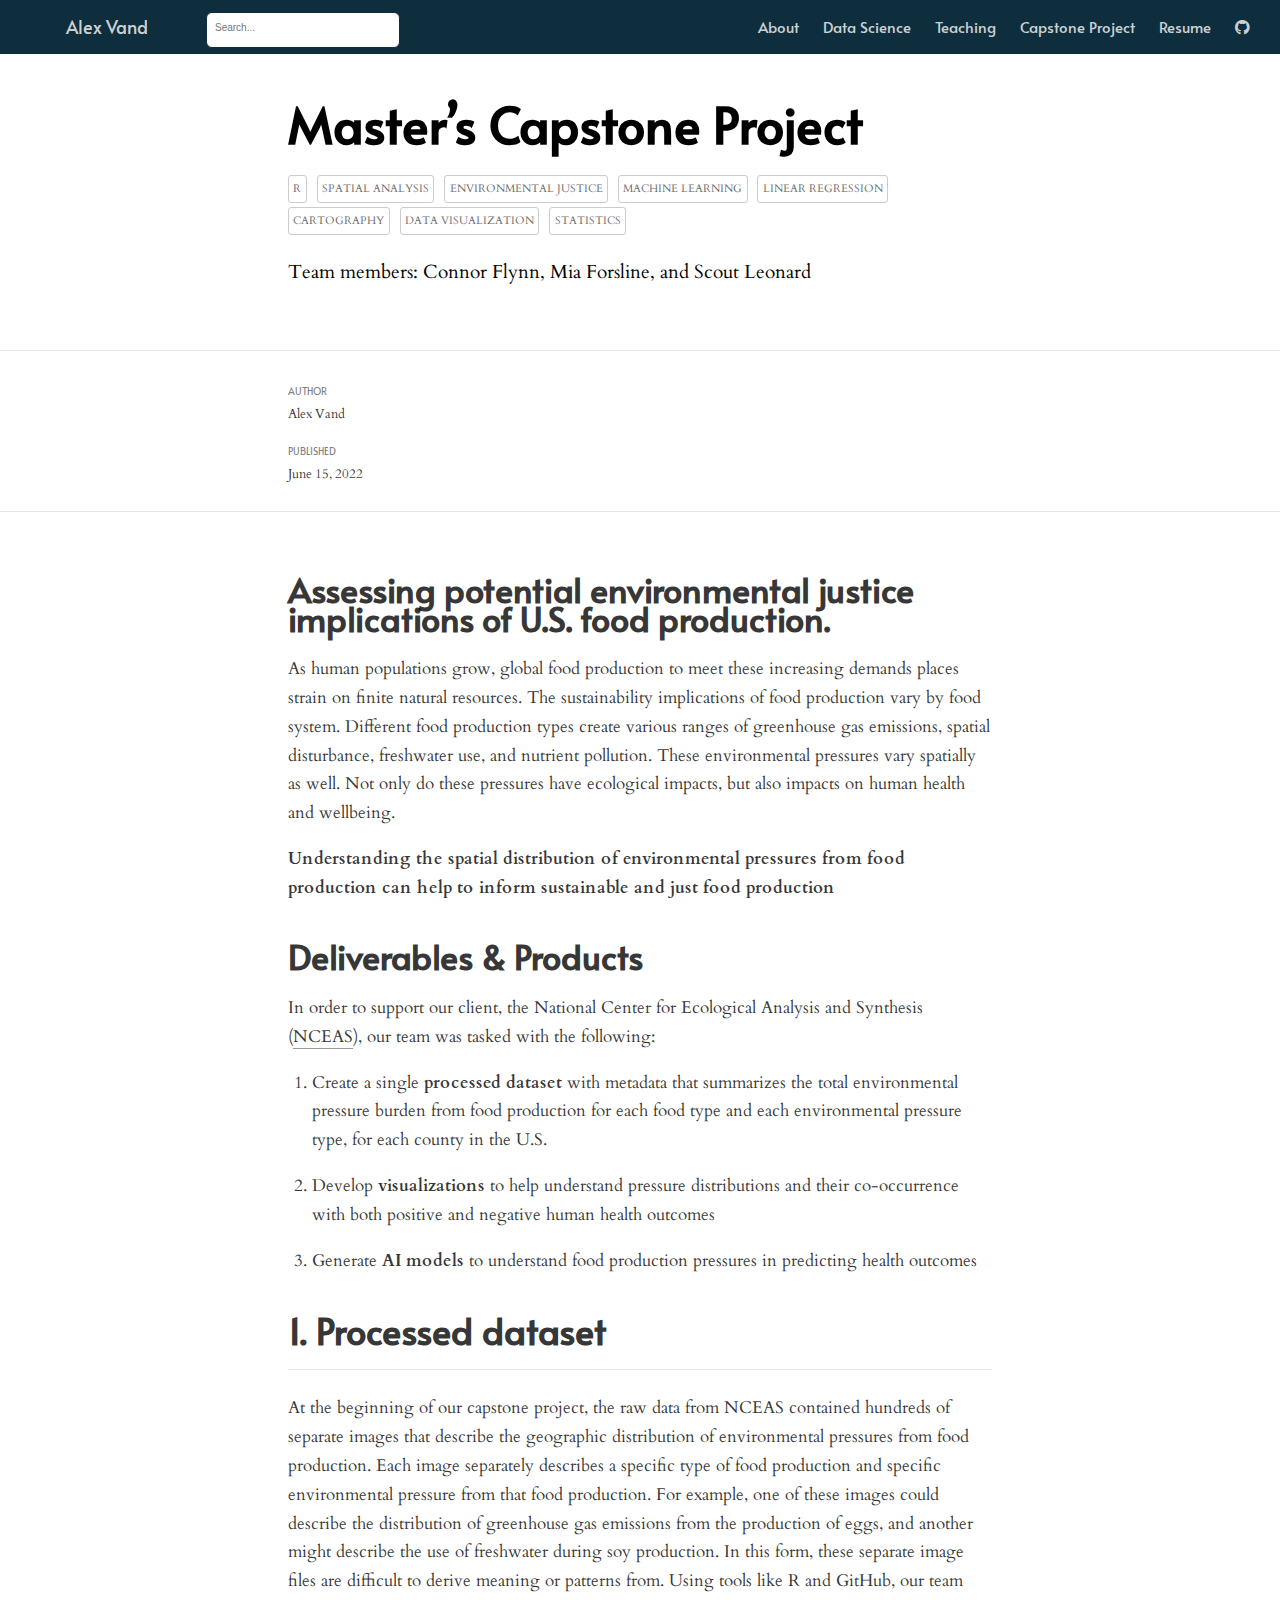
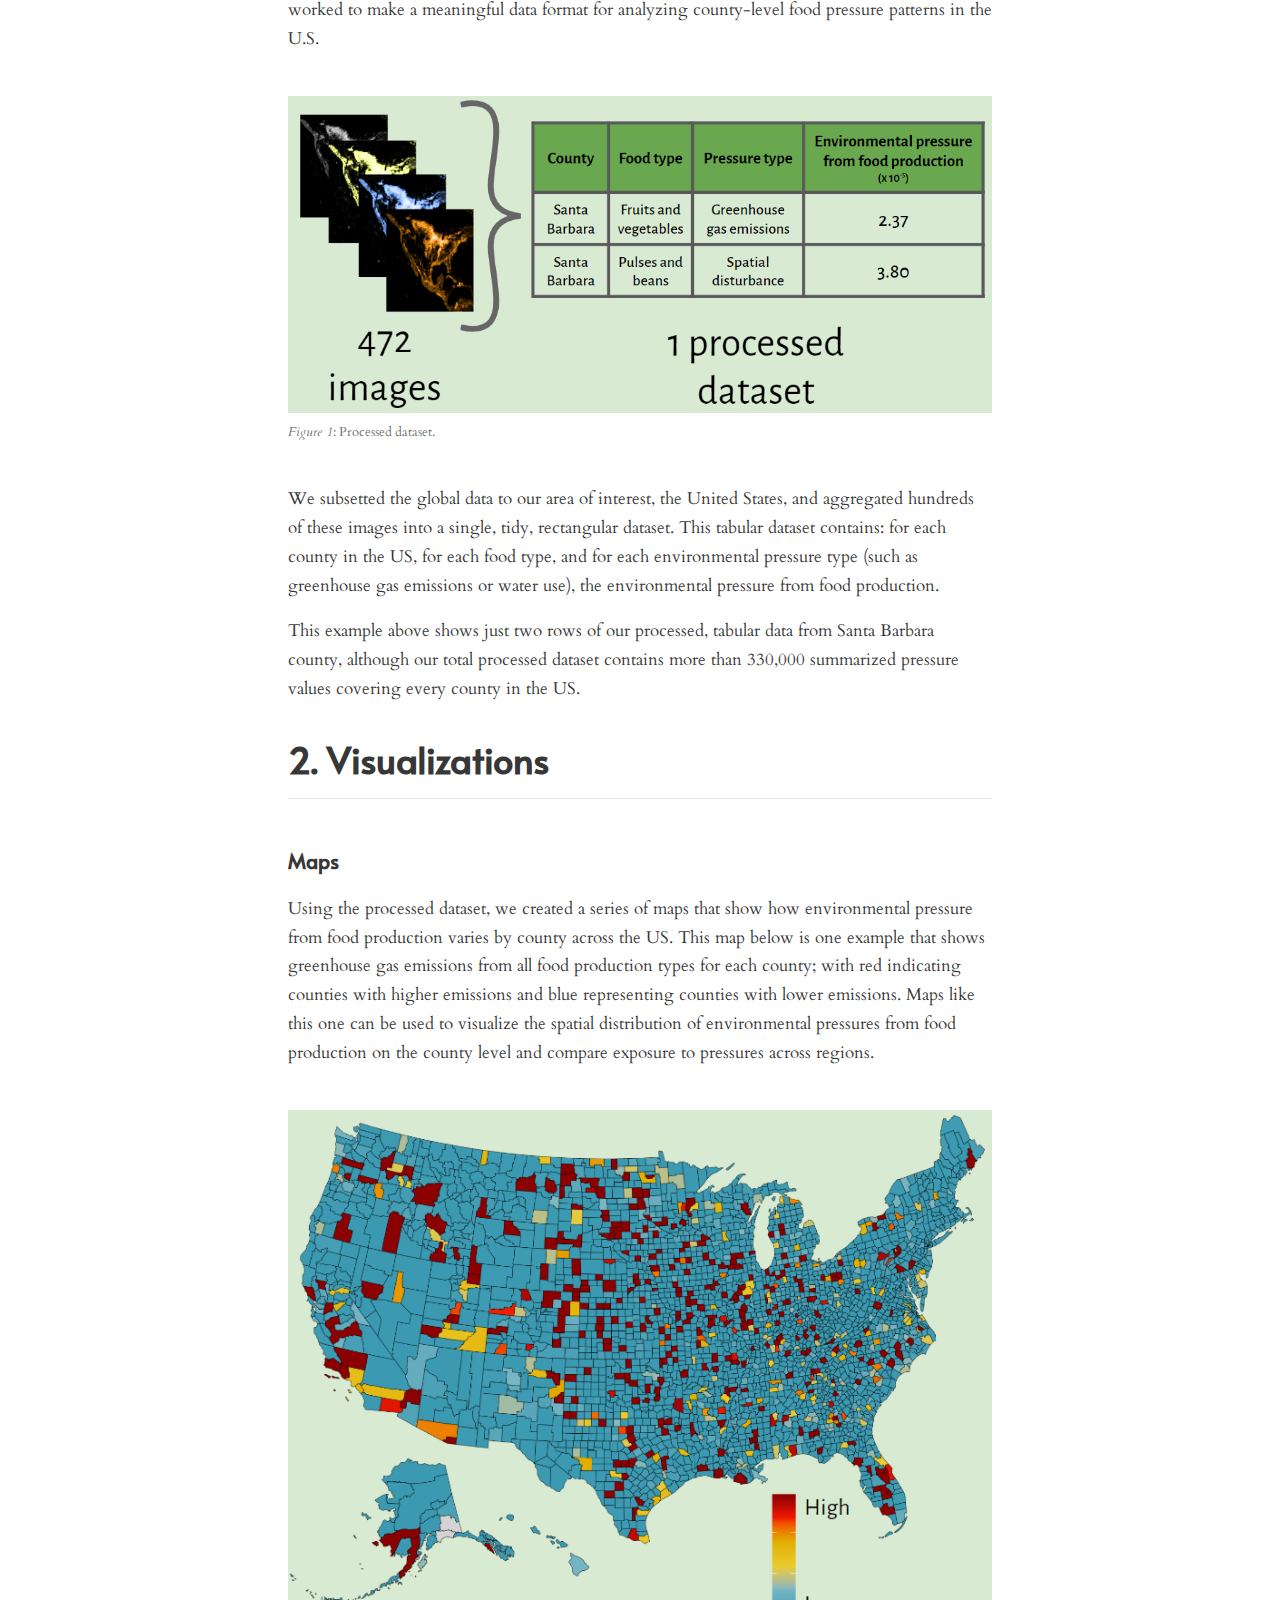
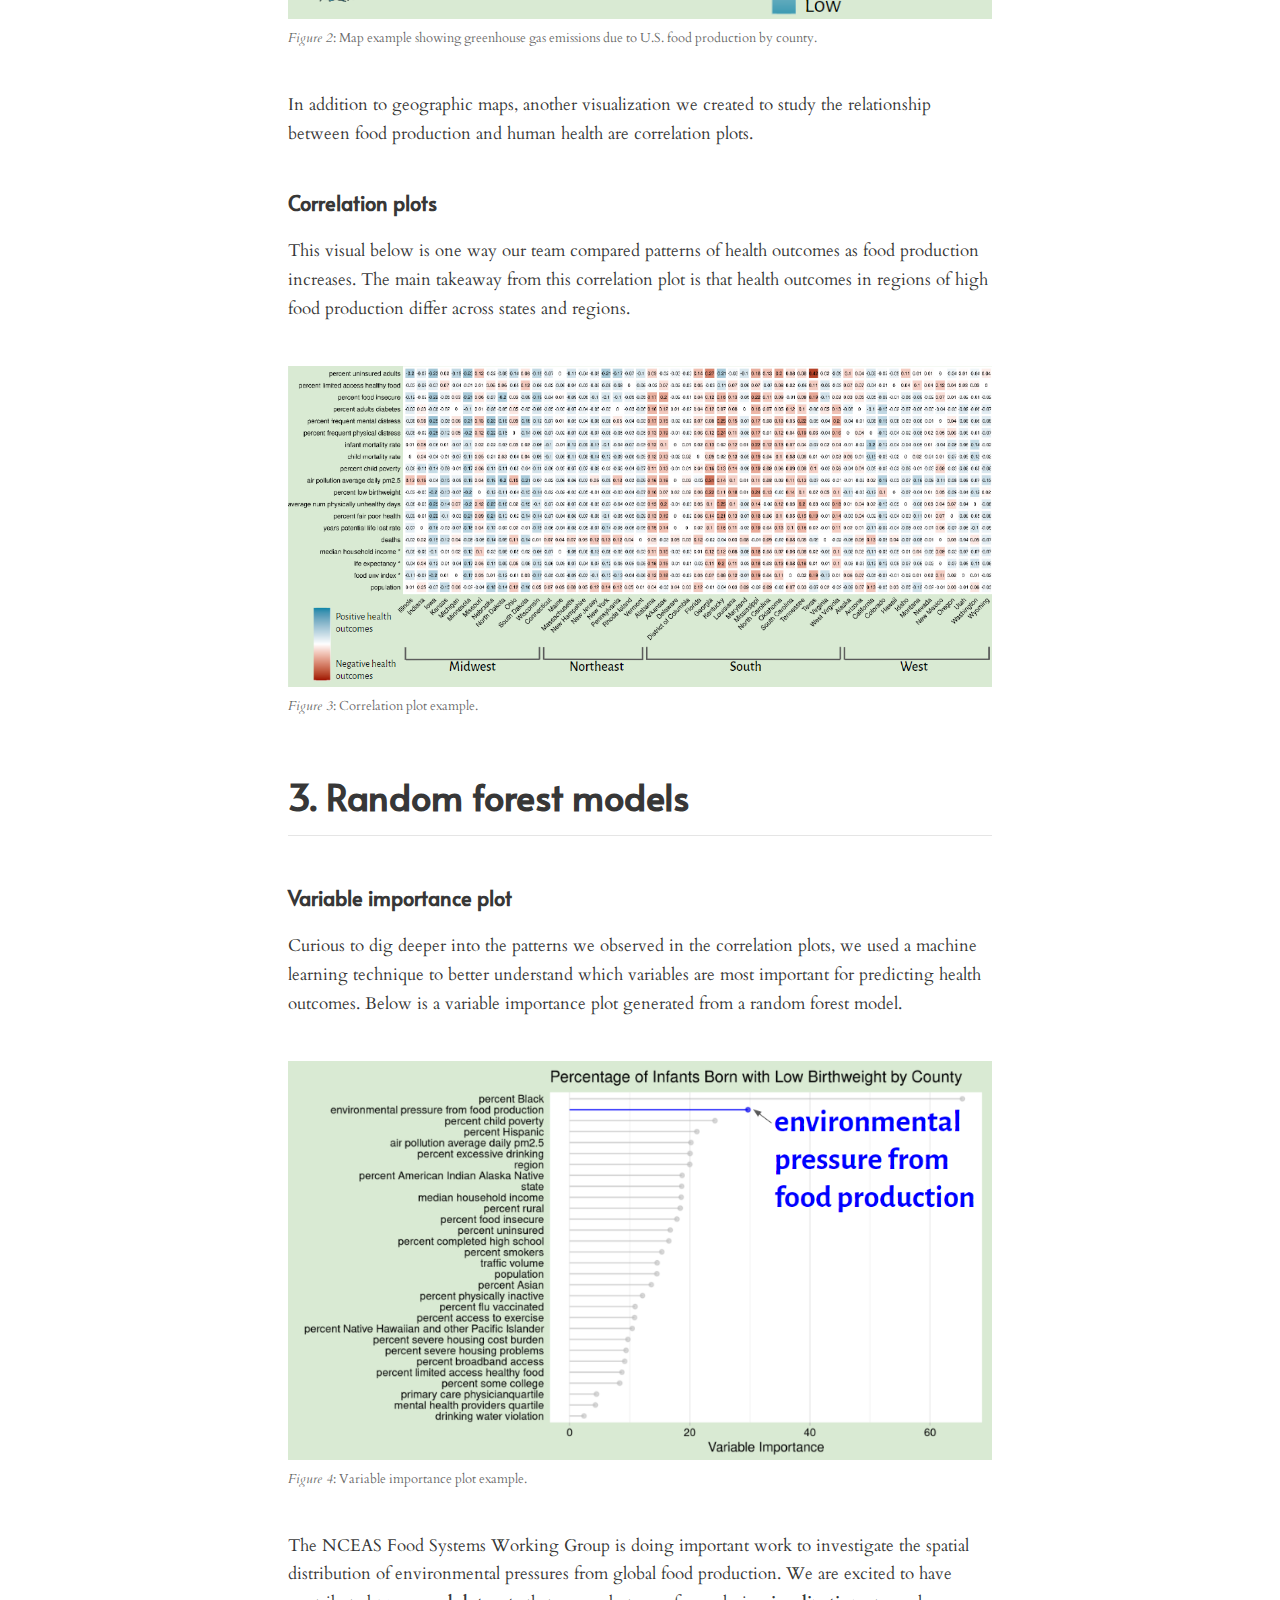
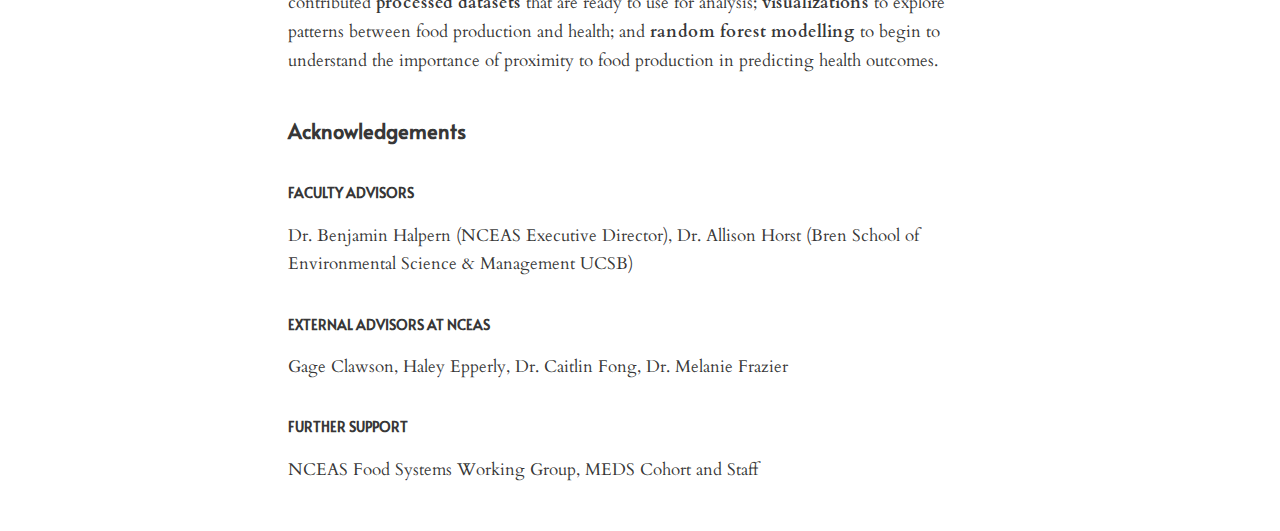
<file: docs/posts/capstone/index.html>
<!DOCTYPE html>

<html xmlns="http://www.w3.org/1999/xhtml" lang="" xml:lang="">

<head>
  <meta charset="utf-8"/>
  <meta name="viewport" content="width=device-width, initial-scale=1"/>
  <meta http-equiv="X-UA-Compatible" content="IE=Edge,chrome=1"/>
  <meta name="generator" content="distill" />

  <style type="text/css">
  /* Hide doc at startup (prevent jankiness while JS renders/transforms) */
  body {
    visibility: hidden;
  }
  </style>

 <!--radix_placeholder_import_source-->
 <!--/radix_placeholder_import_source-->

<style type="text/css">code{white-space: pre;}</style>
<style type="text/css" data-origin="pandoc">
pre > code.sourceCode { white-space: pre; position: relative; }
pre > code.sourceCode > span { display: inline-block; line-height: 1.25; }
pre > code.sourceCode > span:empty { height: 1.2em; }
.sourceCode { overflow: visible; }
code.sourceCode > span { color: inherit; text-decoration: inherit; }
div.sourceCode { margin: 1em 0; }
pre.sourceCode { margin: 0; }
@media screen {
div.sourceCode { overflow: auto; }
}
@media print {
pre > code.sourceCode { white-space: pre-wrap; }
pre > code.sourceCode > span { text-indent: -5em; padding-left: 5em; }
}
pre.numberSource code
  { counter-reset: source-line 0; }
pre.numberSource code > span
  { position: relative; left: -4em; counter-increment: source-line; }
pre.numberSource code > span > a:first-child::before
  { content: counter(source-line);
    position: relative; left: -1em; text-align: right; vertical-align: baseline;
    border: none; display: inline-block;
    -webkit-touch-callout: none; -webkit-user-select: none;
    -khtml-user-select: none; -moz-user-select: none;
    -ms-user-select: none; user-select: none;
    padding: 0 4px; width: 4em;
    color: #aaaaaa;
  }
pre.numberSource { margin-left: 3em; border-left: 1px solid #aaaaaa;  padding-left: 4px; }
div.sourceCode
  { color: #00769e; background-color: #f1f3f5; }
@media screen {
pre > code.sourceCode > span > a:first-child::before { text-decoration: underline; }
}
code span { color: #00769e; } /* Normal */
code span.al { color: #ad0000; } /* Alert */
code span.an { color: #5e5e5e; } /* Annotation */
code span.at { color: #657422; } /* Attribute */
code span.bn { color: #ad0000; } /* BaseN */
code span.bu { } /* BuiltIn */
code span.cf { color: #00769e; } /* ControlFlow */
code span.ch { color: #20794d; } /* Char */
code span.cn { color: #8f5902; } /* Constant */
code span.co { color: #5e5e5e; } /* Comment */
code span.cv { color: #5e5e5e; font-style: italic; } /* CommentVar */
code span.do { color: #5e5e5e; font-style: italic; } /* Documentation */
code span.dt { color: #ad0000; } /* DataType */
code span.dv { color: #ad0000; } /* DecVal */
code span.er { color: #ad0000; } /* Error */
code span.ex { } /* Extension */
code span.fl { color: #ad0000; } /* Float */
code span.fu { color: #4758ab; } /* Function */
code span.im { } /* Import */
code span.in { color: #5e5e5e; } /* Information */
code span.kw { color: #00769e; } /* Keyword */
code span.op { color: #5e5e5e; } /* Operator */
code span.ot { color: #00769e; } /* Other */
code span.pp { color: #ad0000; } /* Preprocessor */
code span.sc { color: #5e5e5e; } /* SpecialChar */
code span.ss { color: #20794d; } /* SpecialString */
code span.st { color: #20794d; } /* String */
code span.va { color: #111111; } /* Variable */
code span.vs { color: #20794d; } /* VerbatimString */
code span.wa { color: #5e5e5e; font-style: italic; } /* Warning */
</style>


  <!--radix_placeholder_meta_tags-->
<title>Alex Vand: Master's Capstone Project</title>

<meta property="description" itemprop="description" content="Team members: Connor Flynn, Mia Forsline, and Scout Leonard"/>


<!--  https://schema.org/Article -->
<meta property="article:published" itemprop="datePublished" content="2022-06-15"/>
<meta property="article:created" itemprop="dateCreated" content="2022-06-15"/>
<meta name="article:author" content="Alex Vand"/>

<!--  https://developers.facebook.com/docs/sharing/webmasters#markup -->
<meta property="og:title" content="Alex Vand: Master&#39;s Capstone Project"/>
<meta property="og:type" content="article"/>
<meta property="og:description" content="Team members: Connor Flynn, Mia Forsline, and Scout Leonard"/>
<meta property="og:locale" content="en_US"/>
<meta property="og:site_name" content="Alex Vand"/>

<!--  https://dev.twitter.com/cards/types/summary -->
<meta property="twitter:card" content="summary"/>
<meta property="twitter:title" content="Alex Vand: Master&#39;s Capstone Project"/>
<meta property="twitter:description" content="Team members: Connor Flynn, Mia Forsline, and Scout Leonard"/>

<!--/radix_placeholder_meta_tags-->
  <!--radix_placeholder_rmarkdown_metadata-->

<script type="text/json" id="radix-rmarkdown-metadata">
{"type":"list","attributes":{"names":{"type":"character","attributes":{},"value":["title","description","author","date","output","preview","categories"]}},"value":[{"type":"character","attributes":{},"value":["Master's Capstone Project"]},{"type":"character","attributes":{},"value":["Team members: Connor Flynn, Mia Forsline, and Scout Leonard"]},{"type":"list","attributes":{},"value":[{"type":"list","attributes":{"names":{"type":"character","attributes":{},"value":["name","url"]}},"value":[{"type":"character","attributes":{},"value":["Alex Vand"]},{"type":"list","attributes":{"names":{"type":"character","attributes":{},"value":[]}},"value":[]}]}]},{"type":"character","attributes":{},"value":["2022-06-15"]},{"type":"list","attributes":{"names":{"type":"character","attributes":{},"value":["distill::distill_article"]}},"value":[{"type":"list","attributes":{"names":{"type":"character","attributes":{},"value":["self_contained"]}},"value":[{"type":"logical","attributes":{},"value":[false]}]}]},{"type":"character","attributes":{},"value":["images\\map_example.png"]},{"type":"character","attributes":{},"value":["R","spatial analysis","environmental justice","machine learning","linear regression","cartography","data visualization","statistics"]}]}
</script>
<!--/radix_placeholder_rmarkdown_metadata-->
  
  <script type="text/json" id="radix-resource-manifest">
  {"type":"character","attributes":{},"value":["capstone_files/anchor-4.2.2/anchor.min.js","capstone_files/bowser-1.9.3/bowser.min.js","capstone_files/distill-2.2.21/template.v2.js","capstone_files/header-attrs-2.14/header-attrs.js","capstone_files/jquery-3.6.0/jquery-3.6.0.js","capstone_files/jquery-3.6.0/jquery-3.6.0.min.js","capstone_files/jquery-3.6.0/jquery-3.6.0.min.map","capstone_files/popper-2.6.0/popper.min.js","capstone_files/tippy-6.2.7/tippy-bundle.umd.min.js","capstone_files/tippy-6.2.7/tippy-light-border.css","capstone_files/tippy-6.2.7/tippy.css","capstone_files/tippy-6.2.7/tippy.umd.min.js","capstone_files/webcomponents-2.0.0/webcomponents.js","images/corr_plot.png","images/map_example.png","images/processed_dataset.png","images/var_imp_plot.png"]}
  </script>
  <!--radix_placeholder_navigation_in_header-->
<meta name="distill:offset" content="../.."/>

<script type="application/javascript">

  window.headroom_prevent_pin = false;

  window.document.addEventListener("DOMContentLoaded", function (event) {

    // initialize headroom for banner
    var header = $('header').get(0);
    var headerHeight = header.offsetHeight;
    var headroom = new Headroom(header, {
      tolerance: 5,
      onPin : function() {
        if (window.headroom_prevent_pin) {
          window.headroom_prevent_pin = false;
          headroom.unpin();
        }
      }
    });
    headroom.init();
    if(window.location.hash)
      headroom.unpin();
    $(header).addClass('headroom--transition');

    // offset scroll location for banner on hash change
    // (see: https://github.com/WickyNilliams/headroom.js/issues/38)
    window.addEventListener("hashchange", function(event) {
      window.scrollTo(0, window.pageYOffset - (headerHeight + 25));
    });

    // responsive menu
    $('.distill-site-header').each(function(i, val) {
      var topnav = $(this);
      var toggle = topnav.find('.nav-toggle');
      toggle.on('click', function() {
        topnav.toggleClass('responsive');
      });
    });

    // nav dropdowns
    $('.nav-dropbtn').click(function(e) {
      $(this).next('.nav-dropdown-content').toggleClass('nav-dropdown-active');
      $(this).parent().siblings('.nav-dropdown')
         .children('.nav-dropdown-content').removeClass('nav-dropdown-active');
    });
    $("body").click(function(e){
      $('.nav-dropdown-content').removeClass('nav-dropdown-active');
    });
    $(".nav-dropdown").click(function(e){
      e.stopPropagation();
    });
  });
</script>

<style type="text/css">

/* Theme (user-documented overrideables for nav appearance) */

.distill-site-nav {
  color: rgba(255, 255, 255, 0.8);
  background-color: #0F2E3D;
  font-size: 15px;
  font-weight: 300;
}

.distill-site-nav a {
  color: inherit;
  text-decoration: none;
}

.distill-site-nav a:hover {
  color: white;
}

@media print {
  .distill-site-nav {
    display: none;
  }
}

.distill-site-header {

}

.distill-site-footer {

}


/* Site Header */

.distill-site-header {
  width: 100%;
  box-sizing: border-box;
  z-index: 3;
}

.distill-site-header .nav-left {
  display: inline-block;
  margin-left: 8px;
}

@media screen and (max-width: 768px) {
  .distill-site-header .nav-left {
    margin-left: 0;
  }
}


.distill-site-header .nav-right {
  float: right;
  margin-right: 8px;
}

.distill-site-header a,
.distill-site-header .title {
  display: inline-block;
  text-align: center;
  padding: 14px 10px 14px 10px;
}

.distill-site-header .title {
  font-size: 18px;
  min-width: 150px;
}

.distill-site-header .logo {
  padding: 0;
}

.distill-site-header .logo img {
  display: none;
  max-height: 20px;
  width: auto;
  margin-bottom: -4px;
}

.distill-site-header .nav-image img {
  max-height: 18px;
  width: auto;
  display: inline-block;
  margin-bottom: -3px;
}



@media screen and (min-width: 1000px) {
  .distill-site-header .logo img {
    display: inline-block;
  }
  .distill-site-header .nav-left {
    margin-left: 20px;
  }
  .distill-site-header .nav-right {
    margin-right: 20px;
  }
  .distill-site-header .title {
    padding-left: 12px;
  }
}


.distill-site-header .nav-toggle {
  display: none;
}

.nav-dropdown {
  display: inline-block;
  position: relative;
}

.nav-dropdown .nav-dropbtn {
  border: none;
  outline: none;
  color: rgba(255, 255, 255, 0.8);
  padding: 16px 10px;
  background-color: transparent;
  font-family: inherit;
  font-size: inherit;
  font-weight: inherit;
  margin: 0;
  margin-top: 1px;
  z-index: 2;
}

.nav-dropdown-content {
  display: none;
  position: absolute;
  background-color: white;
  min-width: 200px;
  border: 1px solid rgba(0,0,0,0.15);
  border-radius: 4px;
  box-shadow: 0px 8px 16px 0px rgba(0,0,0,0.1);
  z-index: 1;
  margin-top: 2px;
  white-space: nowrap;
  padding-top: 4px;
  padding-bottom: 4px;
}

.nav-dropdown-content hr {
  margin-top: 4px;
  margin-bottom: 4px;
  border: none;
  border-bottom: 1px solid rgba(0, 0, 0, 0.1);
}

.nav-dropdown-active {
  display: block;
}

.nav-dropdown-content a, .nav-dropdown-content .nav-dropdown-header {
  color: black;
  padding: 6px 24px;
  text-decoration: none;
  display: block;
  text-align: left;
}

.nav-dropdown-content .nav-dropdown-header {
  display: block;
  padding: 5px 24px;
  padding-bottom: 0;
  text-transform: uppercase;
  font-size: 14px;
  color: #999999;
  white-space: nowrap;
}

.nav-dropdown:hover .nav-dropbtn {
  color: white;
}

.nav-dropdown-content a:hover {
  background-color: #ddd;
  color: black;
}

.nav-right .nav-dropdown-content {
  margin-left: -45%;
  right: 0;
}

@media screen and (max-width: 768px) {
  .distill-site-header a, .distill-site-header .nav-dropdown  {display: none;}
  .distill-site-header a.nav-toggle {
    float: right;
    display: block;
  }
  .distill-site-header .title {
    margin-left: 0;
  }
  .distill-site-header .nav-right {
    margin-right: 0;
  }
  .distill-site-header {
    overflow: hidden;
  }
  .nav-right .nav-dropdown-content {
    margin-left: 0;
  }
}


@media screen and (max-width: 768px) {
  .distill-site-header.responsive {position: relative; min-height: 500px; }
  .distill-site-header.responsive a.nav-toggle {
    position: absolute;
    right: 0;
    top: 0;
  }
  .distill-site-header.responsive a,
  .distill-site-header.responsive .nav-dropdown {
    display: block;
    text-align: left;
  }
  .distill-site-header.responsive .nav-left,
  .distill-site-header.responsive .nav-right {
    width: 100%;
  }
  .distill-site-header.responsive .nav-dropdown {float: none;}
  .distill-site-header.responsive .nav-dropdown-content {position: relative;}
  .distill-site-header.responsive .nav-dropdown .nav-dropbtn {
    display: block;
    width: 100%;
    text-align: left;
  }
}

/* Site Footer */

.distill-site-footer {
  width: 100%;
  overflow: hidden;
  box-sizing: border-box;
  z-index: 3;
  margin-top: 30px;
  padding-top: 30px;
  padding-bottom: 30px;
  text-align: center;
}

/* Headroom */

d-title {
  padding-top: 6rem;
}

@media print {
  d-title {
    padding-top: 4rem;
  }
}

.headroom {
  z-index: 1000;
  position: fixed;
  top: 0;
  left: 0;
  right: 0;
}

.headroom--transition {
  transition: all .4s ease-in-out;
}

.headroom--unpinned {
  top: -100px;
}

.headroom--pinned {
  top: 0;
}

/* adjust viewport for navbar height */
/* helps vertically center bootstrap (non-distill) content */
.min-vh-100 {
  min-height: calc(100vh - 100px) !important;
}

</style>

<script src="../../site_libs/jquery-3.6.0/jquery-3.6.0.min.js"></script>
<link href="../../site_libs/font-awesome-5.1.0/css/all.css" rel="stylesheet"/>
<link href="../../site_libs/font-awesome-5.1.0/css/v4-shims.css" rel="stylesheet"/>
<script src="../../site_libs/headroom-0.9.4/headroom.min.js"></script>
<script src="../../site_libs/autocomplete-0.37.1/autocomplete.min.js"></script>
<script src="../../site_libs/fuse-6.4.1/fuse.min.js"></script>

<script type="application/javascript">

function getMeta(metaName) {
  var metas = document.getElementsByTagName('meta');
  for (let i = 0; i < metas.length; i++) {
    if (metas[i].getAttribute('name') === metaName) {
      return metas[i].getAttribute('content');
    }
  }
  return '';
}

function offsetURL(url) {
  var offset = getMeta('distill:offset');
  return offset ? offset + '/' + url : url;
}

function createFuseIndex() {

  // create fuse index
  var options = {
    keys: [
      { name: 'title', weight: 20 },
      { name: 'categories', weight: 15 },
      { name: 'description', weight: 10 },
      { name: 'contents', weight: 5 },
    ],
    ignoreLocation: true,
    threshold: 0
  };
  var fuse = new window.Fuse([], options);

  // fetch the main search.json
  return fetch(offsetURL('search.json'))
    .then(function(response) {
      if (response.status == 200) {
        return response.json().then(function(json) {
          // index main articles
          json.articles.forEach(function(article) {
            fuse.add(article);
          });
          // download collections and index their articles
          return Promise.all(json.collections.map(function(collection) {
            return fetch(offsetURL(collection)).then(function(response) {
              if (response.status === 200) {
                return response.json().then(function(articles) {
                  articles.forEach(function(article) {
                    fuse.add(article);
                  });
                })
              } else {
                return Promise.reject(
                  new Error('Unexpected status from search index request: ' +
                            response.status)
                );
              }
            });
          })).then(function() {
            return fuse;
          });
        });

      } else {
        return Promise.reject(
          new Error('Unexpected status from search index request: ' +
                      response.status)
        );
      }
    });
}

window.document.addEventListener("DOMContentLoaded", function (event) {

  // get search element (bail if we don't have one)
  var searchEl = window.document.getElementById('distill-search');
  if (!searchEl)
    return;

  createFuseIndex()
    .then(function(fuse) {

      // make search box visible
      searchEl.classList.remove('hidden');

      // initialize autocomplete
      var options = {
        autoselect: true,
        hint: false,
        minLength: 2,
      };
      window.autocomplete(searchEl, options, [{
        source: function(query, callback) {
          const searchOptions = {
            isCaseSensitive: false,
            shouldSort: true,
            minMatchCharLength: 2,
            limit: 10,
          };
          var results = fuse.search(query, searchOptions);
          callback(results
            .map(function(result) { return result.item; })
          );
        },
        templates: {
          suggestion: function(suggestion) {
            var img = suggestion.preview && Object.keys(suggestion.preview).length > 0
              ? `<img src="${offsetURL(suggestion.preview)}"</img>`
              : '';
            var html = `
              <div class="search-item">
                <h3>${suggestion.title}</h3>
                <div class="search-item-description">
                  ${suggestion.description || ''}
                </div>
                <div class="search-item-preview">
                  ${img}
                </div>
              </div>
            `;
            return html;
          }
        }
      }]).on('autocomplete:selected', function(event, suggestion) {
        window.location.href = offsetURL(suggestion.path);
      });
      // remove inline display style on autocompleter (we want to
      // manage responsive display via css)
      $('.algolia-autocomplete').css("display", "");
    })
    .catch(function(error) {
      console.log(error);
    });

});

</script>

<style type="text/css">

.nav-search {
  font-size: x-small;
}

/* Algolioa Autocomplete */

.algolia-autocomplete {
  display: inline-block;
  margin-left: 10px;
  vertical-align: sub;
  background-color: white;
  color: black;
  padding: 6px;
  padding-top: 8px;
  padding-bottom: 0;
  border-radius: 6px;
  border: 1px #0F2E3D solid;
  width: 180px;
}


@media screen and (max-width: 768px) {
  .distill-site-nav .algolia-autocomplete {
    display: none;
    visibility: hidden;
  }
  .distill-site-nav.responsive .algolia-autocomplete {
    display: inline-block;
    visibility: visible;
  }
  .distill-site-nav.responsive .algolia-autocomplete .aa-dropdown-menu {
    margin-left: 0;
    width: 400px;
    max-height: 400px;
  }
}

.algolia-autocomplete .aa-input, .algolia-autocomplete .aa-hint {
  width: 90%;
  outline: none;
  border: none;
}

.algolia-autocomplete .aa-hint {
  color: #999;
}
.algolia-autocomplete .aa-dropdown-menu {
  width: 550px;
  max-height: 70vh;
  overflow-x: visible;
  overflow-y: scroll;
  padding: 5px;
  margin-top: 3px;
  margin-left: -150px;
  background-color: #fff;
  border-radius: 5px;
  border: 1px solid #999;
  border-top: none;
}

.algolia-autocomplete .aa-dropdown-menu .aa-suggestion {
  cursor: pointer;
  padding: 5px 4px;
  border-bottom: 1px solid #eee;
}

.algolia-autocomplete .aa-dropdown-menu .aa-suggestion:last-of-type {
  border-bottom: none;
  margin-bottom: 2px;
}

.algolia-autocomplete .aa-dropdown-menu .aa-suggestion .search-item {
  overflow: hidden;
  font-size: 0.8em;
  line-height: 1.4em;
}

.algolia-autocomplete .aa-dropdown-menu .aa-suggestion .search-item h3 {
  font-size: 1rem;
  margin-block-start: 0;
  margin-block-end: 5px;
}

.algolia-autocomplete .aa-dropdown-menu .aa-suggestion .search-item-description {
  display: inline-block;
  overflow: hidden;
  height: 2.8em;
  width: 80%;
  margin-right: 4%;
}

.algolia-autocomplete .aa-dropdown-menu .aa-suggestion .search-item-preview {
  display: inline-block;
  width: 15%;
}

.algolia-autocomplete .aa-dropdown-menu .aa-suggestion .search-item-preview img {
  height: 3em;
  width: auto;
  display: none;
}

.algolia-autocomplete .aa-dropdown-menu .aa-suggestion .search-item-preview img[src] {
  display: initial;
}

.algolia-autocomplete .aa-dropdown-menu .aa-suggestion.aa-cursor {
  background-color: #eee;
}
.algolia-autocomplete .aa-dropdown-menu .aa-suggestion em {
  font-weight: bold;
  font-style: normal;
}

</style>


<!--/radix_placeholder_navigation_in_header-->
  <!--radix_placeholder_distill-->

<style type="text/css">

body {
  background-color: white;
}

.pandoc-table {
  width: 100%;
}

.pandoc-table>caption {
  margin-bottom: 10px;
}

.pandoc-table th:not([align]) {
  text-align: left;
}

.pagedtable-footer {
  font-size: 15px;
}

d-byline .byline {
  grid-template-columns: 2fr 2fr;
}

d-byline .byline h3 {
  margin-block-start: 1.5em;
}

d-byline .byline .authors-affiliations h3 {
  margin-block-start: 0.5em;
}

.authors-affiliations .orcid-id {
  width: 16px;
  height:16px;
  margin-left: 4px;
  margin-right: 4px;
  vertical-align: middle;
  padding-bottom: 2px;
}

d-title .dt-tags {
  margin-top: 1em;
  grid-column: text;
}

.dt-tags .dt-tag {
  text-decoration: none;
  display: inline-block;
  color: rgba(0,0,0,0.6);
  padding: 0em 0.4em;
  margin-right: 0.5em;
  margin-bottom: 0.4em;
  font-size: 70%;
  border: 1px solid rgba(0,0,0,0.2);
  border-radius: 3px;
  text-transform: uppercase;
  font-weight: 500;
}

d-article table.gt_table td,
d-article table.gt_table th {
  border-bottom: none;
  font-size: 100%;
}

.html-widget {
  margin-bottom: 2.0em;
}

.l-screen-inset {
  padding-right: 16px;
}

.l-screen .caption {
  margin-left: 10px;
}

.shaded {
  background: rgb(247, 247, 247);
  padding-top: 20px;
  padding-bottom: 20px;
  border-top: 1px solid rgba(0, 0, 0, 0.1);
  border-bottom: 1px solid rgba(0, 0, 0, 0.1);
}

.shaded .html-widget {
  margin-bottom: 0;
  border: 1px solid rgba(0, 0, 0, 0.1);
}

.shaded .shaded-content {
  background: white;
}

.text-output {
  margin-top: 0;
  line-height: 1.5em;
}

.hidden {
  display: none !important;
}

d-article {
  padding-top: 2.5rem;
  padding-bottom: 30px;
}

d-appendix {
  padding-top: 30px;
}

d-article>p>img {
  width: 100%;
}

d-article h2 {
  margin: 1rem 0 1.5rem 0;
}

d-article h3 {
  margin-top: 1.5rem;
}

d-article iframe {
  border: 1px solid rgba(0, 0, 0, 0.1);
  margin-bottom: 2.0em;
  width: 100%;
}

/* Tweak code blocks */

d-article div.sourceCode code,
d-article pre code {
  font-family: Consolas, Monaco, 'Andale Mono', 'Ubuntu Mono', monospace;
}

d-article pre,
d-article div.sourceCode,
d-article div.sourceCode pre {
  overflow: auto;
}

d-article div.sourceCode {
  background-color: white;
}

d-article div.sourceCode pre {
  padding-left: 10px;
  font-size: 12px;
  border-left: 2px solid rgba(0,0,0,0.1);
}

d-article pre {
  font-size: 12px;
  color: black;
  background: none;
  margin-top: 0;
  text-align: left;
  white-space: pre;
  word-spacing: normal;
  word-break: normal;
  word-wrap: normal;
  line-height: 1.5;

  -moz-tab-size: 4;
  -o-tab-size: 4;
  tab-size: 4;

  -webkit-hyphens: none;
  -moz-hyphens: none;
  -ms-hyphens: none;
  hyphens: none;
}

d-article pre a {
  border-bottom: none;
}

d-article pre a:hover {
  border-bottom: none;
  text-decoration: underline;
}

d-article details {
  grid-column: text;
  margin-bottom: 0.8em;
}

@media(min-width: 768px) {

d-article pre,
d-article div.sourceCode,
d-article div.sourceCode pre {
  overflow: visible !important;
}

d-article div.sourceCode pre {
  padding-left: 18px;
  font-size: 14px;
}

d-article pre {
  font-size: 14px;
}

}

figure img.external {
  background: white;
  border: 1px solid rgba(0, 0, 0, 0.1);
  box-shadow: 0 1px 8px rgba(0, 0, 0, 0.1);
  padding: 18px;
  box-sizing: border-box;
}

/* CSS for d-contents */

.d-contents {
  grid-column: text;
  color: rgba(0,0,0,0.8);
  font-size: 0.9em;
  padding-bottom: 1em;
  margin-bottom: 1em;
  padding-bottom: 0.5em;
  margin-bottom: 1em;
  padding-left: 0.25em;
  justify-self: start;
}

@media(min-width: 1000px) {
  .d-contents.d-contents-float {
    height: 0;
    grid-column-start: 1;
    grid-column-end: 4;
    justify-self: center;
    padding-right: 3em;
    padding-left: 2em;
  }
}

.d-contents nav h3 {
  font-size: 18px;
  margin-top: 0;
  margin-bottom: 1em;
}

.d-contents li {
  list-style-type: none
}

.d-contents nav > ul {
  padding-left: 0;
}

.d-contents ul {
  padding-left: 1em
}

.d-contents nav ul li {
  margin-top: 0.6em;
  margin-bottom: 0.2em;
}

.d-contents nav a {
  font-size: 13px;
  border-bottom: none;
  text-decoration: none
  color: rgba(0, 0, 0, 0.8);
}

.d-contents nav a:hover {
  text-decoration: underline solid rgba(0, 0, 0, 0.6)
}

.d-contents nav > ul > li > a {
  font-weight: 600;
}

.d-contents nav > ul > li > ul {
  font-weight: inherit;
}

.d-contents nav > ul > li > ul > li {
  margin-top: 0.2em;
}


.d-contents nav ul {
  margin-top: 0;
  margin-bottom: 0.25em;
}

.d-article-with-toc h2:nth-child(2) {
  margin-top: 0;
}


/* Figure */

.figure {
  position: relative;
  margin-bottom: 2.5em;
  margin-top: 1.5em;
}

.figure .caption {
  color: rgba(0, 0, 0, 0.6);
  font-size: 12px;
  line-height: 1.5em;
}

.figure img.external {
  background: white;
  border: 1px solid rgba(0, 0, 0, 0.1);
  box-shadow: 0 1px 8px rgba(0, 0, 0, 0.1);
  padding: 18px;
  box-sizing: border-box;
}

.figure .caption a {
  color: rgba(0, 0, 0, 0.6);
}

.figure .caption b,
.figure .caption strong, {
  font-weight: 600;
  color: rgba(0, 0, 0, 1.0);
}

/* Citations */

d-article .citation {
  color: inherit;
  cursor: inherit;
}

div.hanging-indent{
  margin-left: 1em; text-indent: -1em;
}

/* Citation hover box */

.tippy-box[data-theme~=light-border] {
  background-color: rgba(250, 250, 250, 0.95);
}

.tippy-content > p {
  margin-bottom: 0;
  padding: 2px;
}


/* Tweak 1000px media break to show more text */

@media(min-width: 1000px) {
  .base-grid,
  distill-header,
  d-title,
  d-abstract,
  d-article,
  d-appendix,
  distill-appendix,
  d-byline,
  d-footnote-list,
  d-citation-list,
  distill-footer {
    grid-template-columns: [screen-start] 1fr [page-start kicker-start] 80px [middle-start] 50px [text-start kicker-end] 65px 65px 65px 65px 65px 65px 65px 65px [text-end gutter-start] 65px [middle-end] 65px [page-end gutter-end] 1fr [screen-end];
    grid-column-gap: 16px;
  }

  .grid {
    grid-column-gap: 16px;
  }

  d-article {
    font-size: 1.06rem;
    line-height: 1.7em;
  }
  figure .caption, .figure .caption, figure figcaption {
    font-size: 13px;
  }
}

@media(min-width: 1180px) {
  .base-grid,
  distill-header,
  d-title,
  d-abstract,
  d-article,
  d-appendix,
  distill-appendix,
  d-byline,
  d-footnote-list,
  d-citation-list,
  distill-footer {
    grid-template-columns: [screen-start] 1fr [page-start kicker-start] 60px [middle-start] 60px [text-start kicker-end] 60px 60px 60px 60px 60px 60px 60px 60px [text-end gutter-start] 60px [middle-end] 60px [page-end gutter-end] 1fr [screen-end];
    grid-column-gap: 32px;
  }

  .grid {
    grid-column-gap: 32px;
  }
}


/* Get the citation styles for the appendix (not auto-injected on render since
   we do our own rendering of the citation appendix) */

d-appendix .citation-appendix,
.d-appendix .citation-appendix {
  font-size: 11px;
  line-height: 15px;
  border-left: 1px solid rgba(0, 0, 0, 0.1);
  padding-left: 18px;
  border: 1px solid rgba(0,0,0,0.1);
  background: rgba(0, 0, 0, 0.02);
  padding: 10px 18px;
  border-radius: 3px;
  color: rgba(150, 150, 150, 1);
  overflow: hidden;
  margin-top: -12px;
  white-space: pre-wrap;
  word-wrap: break-word;
}

/* Include appendix styles here so they can be overridden */

d-appendix {
  contain: layout style;
  font-size: 0.8em;
  line-height: 1.7em;
  margin-top: 60px;
  margin-bottom: 0;
  border-top: 1px solid rgba(0, 0, 0, 0.1);
  color: rgba(0,0,0,0.5);
  padding-top: 60px;
  padding-bottom: 48px;
}

d-appendix h3 {
  grid-column: page-start / text-start;
  font-size: 15px;
  font-weight: 500;
  margin-top: 1em;
  margin-bottom: 0;
  color: rgba(0,0,0,0.65);
}

d-appendix h3 + * {
  margin-top: 1em;
}

d-appendix ol {
  padding: 0 0 0 15px;
}

@media (min-width: 768px) {
  d-appendix ol {
    padding: 0 0 0 30px;
    margin-left: -30px;
  }
}

d-appendix li {
  margin-bottom: 1em;
}

d-appendix a {
  color: rgba(0, 0, 0, 0.6);
}

d-appendix > * {
  grid-column: text;
}

d-appendix > d-footnote-list,
d-appendix > d-citation-list,
d-appendix > distill-appendix {
  grid-column: screen;
}

/* Include footnote styles here so they can be overridden */

d-footnote-list {
  contain: layout style;
}

d-footnote-list > * {
  grid-column: text;
}

d-footnote-list a.footnote-backlink {
  color: rgba(0,0,0,0.3);
  padding-left: 0.5em;
}



/* Anchor.js */

.anchorjs-link {
  /*transition: all .25s linear; */
  text-decoration: none;
  border-bottom: none;
}
*:hover > .anchorjs-link {
  margin-left: -1.125em !important;
  text-decoration: none;
  border-bottom: none;
}

/* Social footer */

.social_footer {
  margin-top: 30px;
  margin-bottom: 0;
  color: rgba(0,0,0,0.67);
}

.disqus-comments {
  margin-right: 30px;
}

.disqus-comment-count {
  border-bottom: 1px solid rgba(0, 0, 0, 0.4);
  cursor: pointer;
}

#disqus_thread {
  margin-top: 30px;
}

.article-sharing a {
  border-bottom: none;
  margin-right: 8px;
}

.article-sharing a:hover {
  border-bottom: none;
}

.sidebar-section.subscribe {
  font-size: 12px;
  line-height: 1.6em;
}

.subscribe p {
  margin-bottom: 0.5em;
}


.article-footer .subscribe {
  font-size: 15px;
  margin-top: 45px;
}


.sidebar-section.custom {
  font-size: 12px;
  line-height: 1.6em;
}

.custom p {
  margin-bottom: 0.5em;
}

/* Styles for listing layout (hide title) */
.layout-listing d-title, .layout-listing .d-title {
  display: none;
}

/* Styles for posts lists (not auto-injected) */


.posts-with-sidebar {
  padding-left: 45px;
  padding-right: 45px;
}

.posts-list .description h2,
.posts-list .description p {
  font-family: -apple-system, BlinkMacSystemFont, "Segoe UI", Roboto, Oxygen, Ubuntu, Cantarell, "Fira Sans", "Droid Sans", "Helvetica Neue", Arial, sans-serif;
}

.posts-list .description h2 {
  font-weight: 700;
  border-bottom: none;
  padding-bottom: 0;
}

.posts-list h2.post-tag {
  border-bottom: 1px solid rgba(0, 0, 0, 0.2);
  padding-bottom: 12px;
}
.posts-list {
  margin-top: 60px;
  margin-bottom: 24px;
}

.posts-list .post-preview {
  text-decoration: none;
  overflow: hidden;
  display: block;
  border-bottom: 1px solid rgba(0, 0, 0, 0.1);
  padding: 24px 0;
}

.post-preview-last {
  border-bottom: none !important;
}

.posts-list .posts-list-caption {
  grid-column: screen;
  font-weight: 400;
}

.posts-list .post-preview h2 {
  margin: 0 0 6px 0;
  line-height: 1.2em;
  font-style: normal;
  font-size: 24px;
}

.posts-list .post-preview p {
  margin: 0 0 12px 0;
  line-height: 1.4em;
  font-size: 16px;
}

.posts-list .post-preview .thumbnail {
  box-sizing: border-box;
  margin-bottom: 24px;
  position: relative;
  max-width: 500px;
}
.posts-list .post-preview img {
  width: 100%;
  display: block;
}

.posts-list .metadata {
  font-size: 12px;
  line-height: 1.4em;
  margin-bottom: 18px;
}

.posts-list .metadata > * {
  display: inline-block;
}

.posts-list .metadata .publishedDate {
  margin-right: 2em;
}

.posts-list .metadata .dt-authors {
  display: block;
  margin-top: 0.3em;
  margin-right: 2em;
}

.posts-list .dt-tags {
  display: block;
  line-height: 1em;
}

.posts-list .dt-tags .dt-tag {
  display: inline-block;
  color: rgba(0,0,0,0.6);
  padding: 0.3em 0.4em;
  margin-right: 0.2em;
  margin-bottom: 0.4em;
  font-size: 60%;
  border: 1px solid rgba(0,0,0,0.2);
  border-radius: 3px;
  text-transform: uppercase;
  font-weight: 500;
}

.posts-list img {
  opacity: 1;
}

.posts-list img[data-src] {
  opacity: 0;
}

.posts-more {
  clear: both;
}


.posts-sidebar {
  font-size: 16px;
}

.posts-sidebar h3 {
  font-size: 16px;
  margin-top: 0;
  margin-bottom: 0.5em;
  font-weight: 400;
  text-transform: uppercase;
}

.sidebar-section {
  margin-bottom: 30px;
}

.categories ul {
  list-style-type: none;
  margin: 0;
  padding: 0;
}

.categories li {
  color: rgba(0, 0, 0, 0.8);
  margin-bottom: 0;
}

.categories li>a {
  border-bottom: none;
}

.categories li>a:hover {
  border-bottom: 1px solid rgba(0, 0, 0, 0.4);
}

.categories .active {
  font-weight: 600;
}

.categories .category-count {
  color: rgba(0, 0, 0, 0.4);
}


@media(min-width: 768px) {
  .posts-list .post-preview h2 {
    font-size: 26px;
  }
  .posts-list .post-preview .thumbnail {
    float: right;
    width: 30%;
    margin-bottom: 0;
  }
  .posts-list .post-preview .description {
    float: left;
    width: 45%;
  }
  .posts-list .post-preview .metadata {
    float: left;
    width: 20%;
    margin-top: 8px;
  }
  .posts-list .post-preview p {
    margin: 0 0 12px 0;
    line-height: 1.5em;
    font-size: 16px;
  }
  .posts-with-sidebar .posts-list {
    float: left;
    width: 75%;
  }
  .posts-with-sidebar .posts-sidebar {
    float: right;
    width: 20%;
    margin-top: 60px;
    padding-top: 24px;
    padding-bottom: 24px;
  }
}


/* Improve display for browsers without grid (IE/Edge <= 15) */

.downlevel {
  line-height: 1.6em;
  font-family: -apple-system, BlinkMacSystemFont, "Segoe UI", Roboto, Oxygen, Ubuntu, Cantarell, "Fira Sans", "Droid Sans", "Helvetica Neue", Arial, sans-serif;
  margin: 0;
}

.downlevel .d-title {
  padding-top: 6rem;
  padding-bottom: 1.5rem;
}

.downlevel .d-title h1 {
  font-size: 50px;
  font-weight: 700;
  line-height: 1.1em;
  margin: 0 0 0.5rem;
}

.downlevel .d-title p {
  font-weight: 300;
  font-size: 1.2rem;
  line-height: 1.55em;
  margin-top: 0;
}

.downlevel .d-byline {
  padding-top: 0.8em;
  padding-bottom: 0.8em;
  font-size: 0.8rem;
  line-height: 1.8em;
}

.downlevel .section-separator {
  border: none;
  border-top: 1px solid rgba(0, 0, 0, 0.1);
}

.downlevel .d-article {
  font-size: 1.06rem;
  line-height: 1.7em;
  padding-top: 1rem;
  padding-bottom: 2rem;
}


.downlevel .d-appendix {
  padding-left: 0;
  padding-right: 0;
  max-width: none;
  font-size: 0.8em;
  line-height: 1.7em;
  margin-bottom: 0;
  color: rgba(0,0,0,0.5);
  padding-top: 40px;
  padding-bottom: 48px;
}

.downlevel .footnotes ol {
  padding-left: 13px;
}

.downlevel .base-grid,
.downlevel .distill-header,
.downlevel .d-title,
.downlevel .d-abstract,
.downlevel .d-article,
.downlevel .d-appendix,
.downlevel .distill-appendix,
.downlevel .d-byline,
.downlevel .d-footnote-list,
.downlevel .d-citation-list,
.downlevel .distill-footer,
.downlevel .appendix-bottom,
.downlevel .posts-container {
  padding-left: 40px;
  padding-right: 40px;
}

@media(min-width: 768px) {
  .downlevel .base-grid,
  .downlevel .distill-header,
  .downlevel .d-title,
  .downlevel .d-abstract,
  .downlevel .d-article,
  .downlevel .d-appendix,
  .downlevel .distill-appendix,
  .downlevel .d-byline,
  .downlevel .d-footnote-list,
  .downlevel .d-citation-list,
  .downlevel .distill-footer,
  .downlevel .appendix-bottom,
  .downlevel .posts-container {
  padding-left: 150px;
  padding-right: 150px;
  max-width: 900px;
}
}

.downlevel pre code {
  display: block;
  border-left: 2px solid rgba(0, 0, 0, .1);
  padding: 0 0 0 20px;
  font-size: 14px;
}

.downlevel code, .downlevel pre {
  color: black;
  background: none;
  font-family: Consolas, Monaco, 'Andale Mono', 'Ubuntu Mono', monospace;
  text-align: left;
  white-space: pre;
  word-spacing: normal;
  word-break: normal;
  word-wrap: normal;
  line-height: 1.5;

  -moz-tab-size: 4;
  -o-tab-size: 4;
  tab-size: 4;

  -webkit-hyphens: none;
  -moz-hyphens: none;
  -ms-hyphens: none;
  hyphens: none;
}

.downlevel .posts-list .post-preview {
  color: inherit;
}



</style>

<script type="application/javascript">

function is_downlevel_browser() {
  if (bowser.isUnsupportedBrowser({ msie: "12", msedge: "16"},
                                 window.navigator.userAgent)) {
    return true;
  } else {
    return window.load_distill_framework === undefined;
  }
}

// show body when load is complete
function on_load_complete() {

  // add anchors
  if (window.anchors) {
    window.anchors.options.placement = 'left';
    window.anchors.add('d-article > h2, d-article > h3, d-article > h4, d-article > h5');
  }


  // set body to visible
  document.body.style.visibility = 'visible';

  // force redraw for leaflet widgets
  if (window.HTMLWidgets) {
    var maps = window.HTMLWidgets.findAll(".leaflet");
    $.each(maps, function(i, el) {
      var map = this.getMap();
      map.invalidateSize();
      map.eachLayer(function(layer) {
        if (layer instanceof L.TileLayer)
          layer.redraw();
      });
    });
  }

  // trigger 'shown' so htmlwidgets resize
  $('d-article').trigger('shown');
}

function init_distill() {

  init_common();

  // create front matter
  var front_matter = $('<d-front-matter></d-front-matter>');
  $('#distill-front-matter').wrap(front_matter);

  // create d-title
  $('.d-title').changeElementType('d-title');

  // create d-byline
  var byline = $('<d-byline></d-byline>');
  $('.d-byline').replaceWith(byline);

  // create d-article
  var article = $('<d-article></d-article>');
  $('.d-article').wrap(article).children().unwrap();

  // move posts container into article
  $('.posts-container').appendTo($('d-article'));

  // create d-appendix
  $('.d-appendix').changeElementType('d-appendix');

  // flag indicating that we have appendix items
  var appendix = $('.appendix-bottom').children('h3').length > 0;

  // replace footnotes with <d-footnote>
  $('.footnote-ref').each(function(i, val) {
    appendix = true;
    var href = $(this).attr('href');
    var id = href.replace('#', '');
    var fn = $('#' + id);
    var fn_p = $('#' + id + '>p');
    fn_p.find('.footnote-back').remove();
    var text = fn_p.html();
    var dtfn = $('<d-footnote></d-footnote>');
    dtfn.html(text);
    $(this).replaceWith(dtfn);
  });
  // remove footnotes
  $('.footnotes').remove();

  // move refs into #references-listing
  $('#references-listing').replaceWith($('#refs'));

  $('h1.appendix, h2.appendix').each(function(i, val) {
    $(this).changeElementType('h3');
  });
  $('h3.appendix').each(function(i, val) {
    var id = $(this).attr('id');
    $('.d-contents a[href="#' + id + '"]').parent().remove();
    appendix = true;
    $(this).nextUntil($('h1, h2, h3')).addBack().appendTo($('d-appendix'));
  });

  // show d-appendix if we have appendix content
  $("d-appendix").css('display', appendix ? 'grid' : 'none');

  // localize layout chunks to just output
  $('.layout-chunk').each(function(i, val) {

    // capture layout
    var layout = $(this).attr('data-layout');

    // apply layout to markdown level block elements
    var elements = $(this).children().not('details, div.sourceCode, pre, script');
    elements.each(function(i, el) {
      var layout_div = $('<div class="' + layout + '"></div>');
      if (layout_div.hasClass('shaded')) {
        var shaded_content = $('<div class="shaded-content"></div>');
        $(this).wrap(shaded_content);
        $(this).parent().wrap(layout_div);
      } else {
        $(this).wrap(layout_div);
      }
    });


    // unwrap the layout-chunk div
    $(this).children().unwrap();
  });

  // remove code block used to force  highlighting css
  $('.distill-force-highlighting-css').parent().remove();

  // remove empty line numbers inserted by pandoc when using a
  // custom syntax highlighting theme
  $('code.sourceCode a:empty').remove();

  // load distill framework
  load_distill_framework();

  // wait for window.distillRunlevel == 4 to do post processing
  function distill_post_process() {

    if (!window.distillRunlevel || window.distillRunlevel < 4)
      return;

    // hide author/affiliations entirely if we have no authors
    var front_matter = JSON.parse($("#distill-front-matter").html());
    var have_authors = front_matter.authors && front_matter.authors.length > 0;
    if (!have_authors)
      $('d-byline').addClass('hidden');

    // article with toc class
    $('.d-contents').parent().addClass('d-article-with-toc');

    // strip links that point to #
    $('.authors-affiliations').find('a[href="#"]').removeAttr('href');

    // add orcid ids
    $('.authors-affiliations').find('.author').each(function(i, el) {
      var orcid_id = front_matter.authors[i].orcidID;
      if (orcid_id) {
        var a = $('<a></a>');
        a.attr('href', 'https://orcid.org/' + orcid_id);
        var img = $('<img></img>');
        img.addClass('orcid-id');
        img.attr('alt', 'ORCID ID');
        img.attr('src','[data-uri]');
        a.append(img);
        $(this).append(a);
      }
    });

    // hide elements of author/affiliations grid that have no value
    function hide_byline_column(caption) {
      $('d-byline').find('h3:contains("' + caption + '")').parent().css('visibility', 'hidden');
    }

    // affiliations
    var have_affiliations = false;
    for (var i = 0; i<front_matter.authors.length; ++i) {
      var author = front_matter.authors[i];
      if (author.affiliation !== "&nbsp;") {
        have_affiliations = true;
        break;
      }
    }
    if (!have_affiliations)
      $('d-byline').find('h3:contains("Affiliations")').css('visibility', 'hidden');

    // published date
    if (!front_matter.publishedDate)
      hide_byline_column("Published");

    // document object identifier
    var doi = $('d-byline').find('h3:contains("DOI")');
    var doi_p = doi.next().empty();
    if (!front_matter.doi) {
      // if we have a citation and valid citationText then link to that
      if ($('#citation').length > 0 && front_matter.citationText) {
        doi.html('Citation');
        $('<a href="#citation"></a>')
          .text(front_matter.citationText)
          .appendTo(doi_p);
      } else {
        hide_byline_column("DOI");
      }
    } else {
      $('<a></a>')
         .attr('href', "https://doi.org/" + front_matter.doi)
         .html(front_matter.doi)
         .appendTo(doi_p);
    }

     // change plural form of authors/affiliations
    if (front_matter.authors.length === 1) {
      var grid = $('.authors-affiliations');
      grid.children('h3:contains("Authors")').text('Author');
      grid.children('h3:contains("Affiliations")').text('Affiliation');
    }

    // remove d-appendix and d-footnote-list local styles
    $('d-appendix > style:first-child').remove();
    $('d-footnote-list > style:first-child').remove();

    // move appendix-bottom entries to the bottom
    $('.appendix-bottom').appendTo('d-appendix').children().unwrap();
    $('.appendix-bottom').remove();

    // hoverable references
    $('span.citation[data-cites]').each(function() {
      const citeChild = $(this).children()[0]
      // Do not process if @xyz has been used without escaping and without bibliography activated
      // https://github.com/rstudio/distill/issues/466
      if (citeChild === undefined) return true

      if (citeChild.nodeName == "D-FOOTNOTE") {
        var fn = citeChild
        $(this).html(fn.shadowRoot.querySelector("sup"))
        $(this).id = fn.id
        fn.remove()
      }
      var refs = $(this).attr('data-cites').split(" ");
      var refHtml = refs.map(function(ref) {
        // Could use CSS.escape too here, we insure backward compatibility in navigator
        return "<p>" + $('div[id="ref-' + ref + '"]').html() + "</p>";
      }).join("\n");
      window.tippy(this, {
        allowHTML: true,
        content: refHtml,
        maxWidth: 500,
        interactive: true,
        interactiveBorder: 10,
        theme: 'light-border',
        placement: 'bottom-start'
      });
    });

    // fix footnotes in tables (#411)
    // replacing broken distill.pub feature
    $('table d-footnote').each(function() {
      // we replace internal showAtNode methode which is triggered when hovering a footnote
      this.hoverBox.showAtNode = function(node) {
        // ported from https://github.com/distillpub/template/pull/105/files
        calcOffset = function(elem) {
            let x = elem.offsetLeft;
            let y = elem.offsetTop;
            // Traverse upwards until an `absolute` element is found or `elem`
            // becomes null.
            while (elem = elem.offsetParent && elem.style.position != 'absolute') {
                x += elem.offsetLeft;
                y += elem.offsetTop;
            }

            return { left: x, top: y };
        }
        // https://developer.mozilla.org/en-US/docs/Web/API/HTMLElement/offsetTop
        const bbox = node.getBoundingClientRect();
        const offset = calcOffset(node);
        this.show([offset.left + bbox.width, offset.top + bbox.height]);
      }
    })

    // clear polling timer
    clearInterval(tid);

    // show body now that everything is ready
    on_load_complete();
  }

  var tid = setInterval(distill_post_process, 50);
  distill_post_process();

}

function init_downlevel() {

  init_common();

   // insert hr after d-title
  $('.d-title').after($('<hr class="section-separator"/>'));

  // check if we have authors
  var front_matter = JSON.parse($("#distill-front-matter").html());
  var have_authors = front_matter.authors && front_matter.authors.length > 0;

  // manage byline/border
  if (!have_authors)
    $('.d-byline').remove();
  $('.d-byline').after($('<hr class="section-separator"/>'));
  $('.d-byline a').remove();

  // remove toc
  $('.d-contents').remove();

  // move appendix elements
  $('h1.appendix, h2.appendix').each(function(i, val) {
    $(this).changeElementType('h3');
  });
  $('h3.appendix').each(function(i, val) {
    $(this).nextUntil($('h1, h2, h3')).addBack().appendTo($('.d-appendix'));
  });


  // inject headers into references and footnotes
  var refs_header = $('<h3></h3>');
  refs_header.text('References');
  $('#refs').prepend(refs_header);

  var footnotes_header = $('<h3></h3');
  footnotes_header.text('Footnotes');
  $('.footnotes').children('hr').first().replaceWith(footnotes_header);

  // move appendix-bottom entries to the bottom
  $('.appendix-bottom').appendTo('.d-appendix').children().unwrap();
  $('.appendix-bottom').remove();

  // remove appendix if it's empty
  if ($('.d-appendix').children().length === 0)
    $('.d-appendix').remove();

  // prepend separator above appendix
  $('.d-appendix').before($('<hr class="section-separator" style="clear: both"/>'));

  // trim code
  $('pre>code').each(function(i, val) {
    $(this).html($.trim($(this).html()));
  });

  // move posts-container right before article
  $('.posts-container').insertBefore($('.d-article'));

  $('body').addClass('downlevel');

  on_load_complete();
}


function init_common() {

  // jquery plugin to change element types
  (function($) {
    $.fn.changeElementType = function(newType) {
      var attrs = {};

      $.each(this[0].attributes, function(idx, attr) {
        attrs[attr.nodeName] = attr.nodeValue;
      });

      this.replaceWith(function() {
        return $("<" + newType + "/>", attrs).append($(this).contents());
      });
    };
  })(jQuery);

  // prevent underline for linked images
  $('a > img').parent().css({'border-bottom' : 'none'});

  // mark non-body figures created by knitr chunks as 100% width
  $('.layout-chunk').each(function(i, val) {
    var figures = $(this).find('img, .html-widget');
    // ignore leaflet img layers (#106)
    figures = figures.filter(':not(img[class*="leaflet"])')
    if ($(this).attr('data-layout') !== "l-body") {
      figures.css('width', '100%');
    } else {
      figures.css('max-width', '100%');
      figures.filter("[width]").each(function(i, val) {
        var fig = $(this);
        fig.css('width', fig.attr('width') + 'px');
      });

    }
  });

  // auto-append index.html to post-preview links in file: protocol
  // and in rstudio ide preview
  $('.post-preview').each(function(i, val) {
    if (window.location.protocol === "file:")
      $(this).attr('href', $(this).attr('href') + "index.html");
  });

  // get rid of index.html references in header
  if (window.location.protocol !== "file:") {
    $('.distill-site-header a[href]').each(function(i,val) {
      $(this).attr('href', $(this).attr('href').replace(/^index[.]html/, "./"));
    });
  }

  // add class to pandoc style tables
  $('tr.header').parent('thead').parent('table').addClass('pandoc-table');
  $('.kable-table').children('table').addClass('pandoc-table');

  // add figcaption style to table captions
  $('caption').parent('table').addClass("figcaption");

  // initialize posts list
  if (window.init_posts_list)
    window.init_posts_list();

  // implmement disqus comment link
  $('.disqus-comment-count').click(function() {
    window.headroom_prevent_pin = true;
    $('#disqus_thread').toggleClass('hidden');
    if (!$('#disqus_thread').hasClass('hidden')) {
      var offset = $(this).offset();
      $(window).resize();
      $('html, body').animate({
        scrollTop: offset.top - 35
      });
    }
  });
}

document.addEventListener('DOMContentLoaded', function() {
  if (is_downlevel_browser())
    init_downlevel();
  else
    window.addEventListener('WebComponentsReady', init_distill);
});

</script>

<style type="text/css">
/* base variables */

/* Edit the CSS properties in this file to create a custom
   Distill theme. Only edit values in the right column
   for each row; values shown are the CSS defaults.
   To return any property to the default,
   you may set its value to: unset
   All rows must end with a semi-colon.                      */

/* Optional: embed custom fonts here with `@import`          */
/* This must remain at the top of this file.                 */



html {
  /*-- Main font sizes --*/
  --title-size:      50px;
  --body-size:       1.06rem;
  --code-size:       14px;
  --aside-size:      12px;
  --fig-cap-size:    13px;
  /*-- Main font colors --*/
  --title-color:     #000000;
  --header-color:    rgba(0, 0, 0, 0.8);
  --body-color:      rgba(0, 0, 0, 0.8);
  --aside-color:     rgba(0, 0, 0, 0.6);
  --fig-cap-color:   rgba(0, 0, 0, 0.6);
  /*-- Specify custom fonts ~~~ must be imported above   --*/
  --heading-font:    sans-serif;
  --mono-font:       monospace;
  --body-font:       sans-serif;
  --navbar-font:     sans-serif;  /* websites + blogs only */
}

/*-- ARTICLE METADATA --*/
d-byline {
  --heading-size:    0.6rem;
  --heading-color:   rgba(0, 0, 0, 0.5);
  --body-size:       0.8rem;
  --body-color:      rgba(0, 0, 0, 0.8);
}

/*-- ARTICLE TABLE OF CONTENTS --*/
.d-contents {
  --heading-size:    18px;
  --contents-size:   13px;
}

/*-- ARTICLE APPENDIX --*/
d-appendix {
  --heading-size:    15px;
  --heading-color:   rgba(0, 0, 0, 0.65);
  --text-size:       0.8em;
  --text-color:      rgba(0, 0, 0, 0.5);
}

/*-- WEBSITE HEADER + FOOTER --*/
/* These properties only apply to Distill sites and blogs  */

.distill-site-header {
  --title-size:       18px;
  --text-color:       rgba(255, 255, 255, 0.8);
  --text-size:        15px;
  --hover-color:      white;
  --bkgd-color:       #0F2E3D;
}

.distill-site-footer {
  --text-color:       rgba(255, 255, 255, 0.8);
  --text-size:        15px;
  --hover-color:      white;
  --bkgd-color:       #0F2E3D;
}

/*-- Additional custom styles --*/
/* Add any additional CSS rules below                      */
</style>
<style type="text/css">
/* base variables */

/* Edit the CSS properties in this file to create a custom
   Distill theme. Only edit values in the right column
   for each row; values shown are the CSS defaults.
   To return any property to the default,
   you may set its value to: unset
   All rows must end with a semi-colon.                      */

/* Optional: embed custom fonts here with `@import`          */
/* This must remain at the top of this file.                 */
@import url('https://fonts.googleapis.com/css2?family=Alata');
@import url('https://fonts.googleapis.com/css2?family=Cardo');


html {
  /*-- Main font sizes --*/
  --title-size:      50px;
  --body-size:       1.06rem;
  --code-size:       14px;
  --aside-size:      12px;
  --fig-cap-size:    13px;
  /*-- Main font colors --*/
  --title-color:     #000000;
  --header-color:    rgba(0, 0, 0, 0.8);
  --body-color:      rgba(0, 0, 0, 0.8);
  --aside-color:     rgba(0, 0, 0, 0.6);
  --fig-cap-color:   rgba(0, 0, 0, 0.6);
  /*-- Specify custom fonts ~~~ must be imported above   --*/
  --heading-font:    "Alata", sans-serif;
  --mono-font:       monospace;
  --body-font:       "Cardo", sans-serif;
  --navbar-font:     "Alata", sans-serif;  
  /* websites + blogs only */
}

/*-- ARTICLE METADATA --*/
d-byline {
  --heading-size:    0.6rem;
  --heading-color:   rgba(0, 0, 0, 0.5);
  --body-size:       0.8rem;
  --body-color:      rgba(0, 0, 0, 0.8);
}

/*-- ARTICLE TABLE OF CONTENTS --*/
.d-contents {
  --heading-size:    18px;
  --contents-size:   13px;
}

/*-- ARTICLE APPENDIX --*/
d-appendix {
  --heading-size:    15px;
  --heading-color:   rgba(0, 0, 0, 0.65);
  --text-size:       0.8em;
  --text-color:      rgba(0, 0, 0, 0.5);
}

/*-- WEBSITE HEADER + FOOTER --*/
/* These properties only apply to Distill sites and blogs  */

.distill-site-header {
  --title-size:       18px;    
  --text-color:       rgba(255, 255, 255, 0.8);
  --text-size:        15px;
  --hover-color:      white;
  --bkgd-color:       #0F2E3D;
}

.distill-site-footer {
  --text-color:       rgba(255, 255, 255, 0.8);
  --text-size:        15px;
  --hover-color:      white;
  --bkgd-color:       #0F2E3D;
}

/*-- Additional custom styles --*/
/* Add any additional CSS rules below                      */
</style>
<style type="text/css">
/* base style */

/* FONT FAMILIES */

:root {
  --heading-default: -apple-system, BlinkMacSystemFont, "Segoe UI", Roboto, Oxygen, Ubuntu, Cantarell, "Fira Sans", "Droid Sans", "Helvetica Neue", Arial, sans-serif;
  --mono-default: Consolas, Monaco, 'Andale Mono', 'Ubuntu Mono', monospace;
  --body-default: -apple-system, BlinkMacSystemFont, "Segoe UI", Roboto, Oxygen, Ubuntu, Cantarell, "Fira Sans", "Droid Sans", "Helvetica Neue", Arial, sans-serif;
}

body,
.posts-list .post-preview p,
.posts-list .description p {
  font-family: var(--body-font), var(--body-default);
}

h1, h2, h3, h4, h5, h6,
.posts-list .post-preview h2,
.posts-list .description h2 {
  font-family: var(--heading-font), var(--heading-default);
}

d-article div.sourceCode code,
d-article pre code {
  font-family: var(--mono-font), var(--mono-default);
}


/*-- TITLE --*/
d-title h1,
.posts-list > h1 {
  color: var(--title-color, black);
}

d-title h1 {
  font-size: var(--title-size, 50px);
}

/*-- HEADERS --*/
d-article h1,
d-article h2,
d-article h3,
d-article h4,
d-article h5,
d-article h6 {
  color: var(--header-color, rgba(0, 0, 0, 0.8));
}

/*-- BODY --*/
d-article > p,  /* only text inside of <p> tags */
d-article > ul, /* lists */
d-article > ol {
  color: var(--body-color, rgba(0, 0, 0, 0.8));
  font-size: var(--body-size, 1.06rem);
}


/*-- CODE --*/
d-article div.sourceCode code,
d-article pre code {
  font-size: var(--code-size, 14px);
}

/*-- ASIDE --*/
d-article aside {
  font-size: var(--aside-size, 12px);
  color: var(--aside-color, rgba(0, 0, 0, 0.6));
}

/*-- FIGURE CAPTIONS --*/
figure .caption,
figure figcaption,
.figure .caption {
  font-size: var(--fig-cap-size, 13px);
  color: var(--fig-cap-color, rgba(0, 0, 0, 0.6));
}

/*-- METADATA --*/
d-byline h3 {
  font-size: var(--heading-size, 0.6rem);
  color: var(--heading-color, rgba(0, 0, 0, 0.5));
}

d-byline {
  font-size: var(--body-size, 0.8rem);
  color: var(--body-color, rgba(0, 0, 0, 0.8));
}

d-byline a,
d-article d-byline a {
  color: var(--body-color, rgba(0, 0, 0, 0.8));
}

/*-- TABLE OF CONTENTS --*/
.d-contents nav h3 {
  font-size: var(--heading-size, 18px);
}

.d-contents nav a {
  font-size: var(--contents-size, 13px);
}

/*-- APPENDIX --*/
d-appendix h3 {
  font-size: var(--heading-size, 15px);
  color: var(--heading-color, rgba(0, 0, 0, 0.65));
}

d-appendix {
  font-size: var(--text-size, 0.8em);
  color: var(--text-color, rgba(0, 0, 0, 0.5));
}

d-appendix d-footnote-list a.footnote-backlink {
  color: var(--text-color, rgba(0, 0, 0, 0.5));
}

/*-- WEBSITE HEADER + FOOTER --*/
.distill-site-header .title {
  font-size: var(--title-size, 18px);
  font-family: var(--navbar-font), var(--heading-default);
}

.distill-site-header a,
.nav-dropdown .nav-dropbtn {
  font-family: var(--navbar-font), var(--heading-default);
}

.nav-dropdown .nav-dropbtn {
  color: var(--text-color, rgba(255, 255, 255, 0.8));
  font-size: var(--text-size, 15px);
}

.distill-site-header a:hover,
.nav-dropdown:hover .nav-dropbtn {
  color: var(--hover-color, white);
}

.distill-site-header {
  font-size: var(--text-size, 15px);
  color: var(--text-color, rgba(255, 255, 255, 0.8));
  background-color: var(--bkgd-color, #0F2E3D);
}

.distill-site-footer {
  font-size: var(--text-size, 15px);
  color: var(--text-color, rgba(255, 255, 255, 0.8));
  background-color: var(--bkgd-color, #0F2E3D);
}

.distill-site-footer a:hover {
  color: var(--hover-color, white);
}</style>
<!--/radix_placeholder_distill-->
  <script src="../../site_libs/header-attrs-2.14/header-attrs.js"></script>
  <script src="../../site_libs/jquery-3.6.0/jquery-3.6.0.min.js"></script>
  <script src="../../site_libs/popper-2.6.0/popper.min.js"></script>
  <link href="../../site_libs/tippy-6.2.7/tippy.css" rel="stylesheet" />
  <link href="../../site_libs/tippy-6.2.7/tippy-light-border.css" rel="stylesheet" />
  <script src="../../site_libs/tippy-6.2.7/tippy.umd.min.js"></script>
  <script src="../../site_libs/anchor-4.2.2/anchor.min.js"></script>
  <script src="../../site_libs/bowser-1.9.3/bowser.min.js"></script>
  <script src="../../site_libs/webcomponents-2.0.0/webcomponents.js"></script>
  <script src="../../site_libs/distill-2.2.21/template.v2.js"></script>
  <!--radix_placeholder_site_in_header-->
<!--/radix_placeholder_site_in_header-->


</head>

<body>

<!--radix_placeholder_front_matter-->

<script id="distill-front-matter" type="text/json">
{"title":"Master's Capstone Project","description":"Team members: Connor Flynn, Mia Forsline, and Scout Leonard","authors":[{"author":"Alex Vand","authorURL":{},"affiliation":"&nbsp;","affiliationURL":"#","orcidID":""}],"publishedDate":"2022-06-15T00:00:00.000-07:00","citationText":"Vand, 2022"}
</script>

<!--/radix_placeholder_front_matter-->
<!--radix_placeholder_navigation_before_body-->
<header class="header header--fixed" role="banner">
<nav class="distill-site-nav distill-site-header">
<div class="nav-left">
<a href="../../index.html" class="title">Alex Vand</a>
<input id="distill-search" class="nav-search hidden" type="text" placeholder="Search..."/>
</div>
<div class="nav-right">
<a href="../../about.html">About</a>
<a href="../../data_science.html">Data Science</a>
<a href="../../teaching.html">Teaching</a>
<a href="../../capstone_tech_doc.pdf">Capstone Project</a>
<a href="../../Vand_resume.pdf">Resume</a>
<a href="https://github.com/alexvand24/alexvand24.github.io">
<i class="fab fa-github" aria-hidden="true"></i>
</a>
<a href="javascript:void(0);" class="nav-toggle">&#9776;</a>
</div>
</nav>
</header>
<!--/radix_placeholder_navigation_before_body-->
<!--radix_placeholder_site_before_body-->
<!--/radix_placeholder_site_before_body-->

<div class="d-title">
<h1>Master’s Capstone Project</h1>
<!--radix_placeholder_categories-->
<div class="dt-tags">
  <a href="../../data_science.html#category:R" class="dt-tag">R</a>
  <a href="../../data_science.html#category:spatial_analysis" class="dt-tag">spatial analysis</a>
  <a href="../../data_science.html#category:environmental_justice" class="dt-tag">environmental justice</a>
  <a href="../../data_science.html#category:machine_learning" class="dt-tag">machine learning</a>
  <a href="../../data_science.html#category:linear_regression" class="dt-tag">linear regression</a>
  <a href="../../data_science.html#category:cartography" class="dt-tag">cartography</a>
  <a href="../../data_science.html#category:data_visualization" class="dt-tag">data visualization</a>
  <a href="../../data_science.html#category:statistics" class="dt-tag">statistics</a>
</div>
<!--/radix_placeholder_categories-->
<p><p>Team members: Connor Flynn, Mia Forsline, and Scout Leonard</p></p>
</div>

<div class="d-byline">
  Alex Vand true 
  
<br/>2022-06-15
</div>

<div class="d-article">
<h1 id="assessing-potential-environmental-justice-implications-of-u.s.-food-production."><strong>Assessing potential environmental justice implications of U.S. food production.</strong></h1>
<p>As human populations grow, global food production to meet these increasing demands places strain on finite natural resources. The sustainability implications of food production vary by food system. Different food production types create various ranges of greenhouse gas emissions, spatial disturbance, freshwater use, and nutrient pollution. These environmental pressures vary spatially as well. Not only do these pressures have ecological impacts, but also impacts on human health and wellbeing.</p>
<p><strong>Understanding the spatial distribution of environmental pressures from food production can help to inform sustainable and just food production</strong></p>
<h1 id="deliverables-products">Deliverables &amp; Products</h1>
<p>In order to support our client, the National Center for Ecological Analysis and Synthesis (<a href="https://www.nceas.ucsb.edu/">NCEAS</a>), our team was tasked with the following:</p>
<ol type="1">
<li>Create a single <strong>processed dataset</strong> with metadata that summarizes the total environmental pressure burden from food production for each food type and each environmental pressure type, for each county in the U.S.</li>
<li>Develop <strong>visualizations</strong> to help understand pressure distributions and their co-occurrence with both positive and negative human health outcomes</li>
<li>Generate <strong>AI models</strong> to understand food production pressures in predicting health outcomes</li>
</ol>
<h2 id="processed-dataset">1. Processed dataset</h2>
<p>At the beginning of our capstone project, the raw data from NCEAS contained hundreds of separate images that describe the geographic distribution of environmental pressures from food production. Each image separately describes a specific type of food production and specific environmental pressure from that food production. For example, one of these images could describe the distribution of greenhouse gas emissions from the production of eggs, and another might describe the use of freshwater during soy production. In this form, these separate image files are difficult to derive meaning or patterns from. Using tools like R and GitHub, our team worked to make a meaningful data format for analyzing county-level food pressure patterns in the U.S.</p>
<figure>
<img src="images/processed_dataset.png" alt="Figure 1: Processed dataset." />
<figcaption aria-hidden="true"><em>Figure 1</em>: Processed dataset.</figcaption>
</figure>
<p>We subsetted the global data to our area of interest, the United States, and aggregated hundreds of these images into a single, tidy, rectangular dataset. This tabular dataset contains: for each county in the US, for each food type, and for each environmental pressure type (such as greenhouse gas emissions or water use), the environmental pressure from food production.</p>
<p>This example above shows just two rows of our processed, tabular data from Santa Barbara county, although our total processed dataset contains more than 330,000 summarized pressure values covering every county in the US.</p>
<h2 id="visualizations">2. Visualizations</h2>
<h3 id="maps">Maps</h3>
<p>Using the processed dataset, we created a series of maps that show how environmental pressure from food production varies by county across the US. This map below is one example that shows greenhouse gas emissions from all food production types for each county; with red indicating counties with higher emissions and blue representing counties with lower emissions. Maps like this one can be used to visualize the spatial distribution of environmental pressures from food production on the county level and compare exposure to pressures across regions.</p>
<figure>
<img src="images/map_example.png" alt="Figure 2: Map example showing greenhouse gas emissions due to U.S. food production by county." />
<figcaption aria-hidden="true"><em>Figure 2</em>: Map example showing greenhouse gas emissions due to U.S. food production by county.</figcaption>
</figure>
<p>In addition to geographic maps, another visualization we created to study the relationship between food production and human health are correlation plots.</p>
<h3 id="correlation-plots">Correlation plots</h3>
<p>This visual below is one way our team compared patterns of health outcomes as food production increases. The main takeaway from this correlation plot is that health outcomes in regions of high food production differ across states and regions.</p>
<figure>
<img src="images/corr_plot.png" alt="Figure 3: Correlation plot example." />
<figcaption aria-hidden="true"><em>Figure 3</em>: Correlation plot example.</figcaption>
</figure>
<h2 id="random-forest-models">3. Random forest models</h2>
<h3 id="variable-importance-plot">Variable importance plot</h3>
<p>Curious to dig deeper into the patterns we observed in the correlation plots, we used a machine learning technique to better understand which variables are most important for predicting health outcomes. Below is a variable importance plot generated from a random forest model.</p>
<figure>
<img src="images/var_imp_plot.png" alt="Figure 4: Variable importance plot example." />
<figcaption aria-hidden="true"><em>Figure 4</em>: Variable importance plot example.</figcaption>
</figure>
<p>The NCEAS Food Systems Working Group is doing important work to investigate the spatial distribution of environmental pressures from global food production. We are excited to have contributed <strong>processed datasets</strong> that are ready to use for analysis; <strong>visualizations</strong> to explore patterns between food production and health; and <strong>random forest modelling</strong> to begin to understand the importance of proximity to food production in predicting health outcomes.</p>
<h3 id="acknowledgements">Acknowledgements</h3>
<h4 id="faculty-advisors">Faculty Advisors</h4>
<p>Dr. Benjamin Halpern (NCEAS Executive Director),
Dr. Allison Horst (Bren School of Environmental Science &amp; Management UCSB)</p>
<h4 id="external-advisors-at-nceas">External Advisors at NCEAS</h4>
<p>Gage Clawson, Haley Epperly, Dr. Caitlin Fong, Dr. Melanie Frazier</p>
<h4 id="further-support">Further Support</h4>
<p>NCEAS Food Systems Working Group, MEDS Cohort and Staff</p>
<div class="sourceCode" id="cb1"><pre class="sourceCode r distill-force-highlighting-css"><code class="sourceCode r"></code></pre></div>
<!--radix_placeholder_article_footer-->
<!--/radix_placeholder_article_footer-->
</div>

<div class="d-appendix">
</div>


<!--radix_placeholder_site_after_body-->
<!--/radix_placeholder_site_after_body-->
<!--radix_placeholder_appendices-->
<div class="appendix-bottom"></div>
<!--/radix_placeholder_appendices-->
<!--radix_placeholder_navigation_after_body-->
<!--/radix_placeholder_navigation_after_body-->

</body>

</html>
</file>
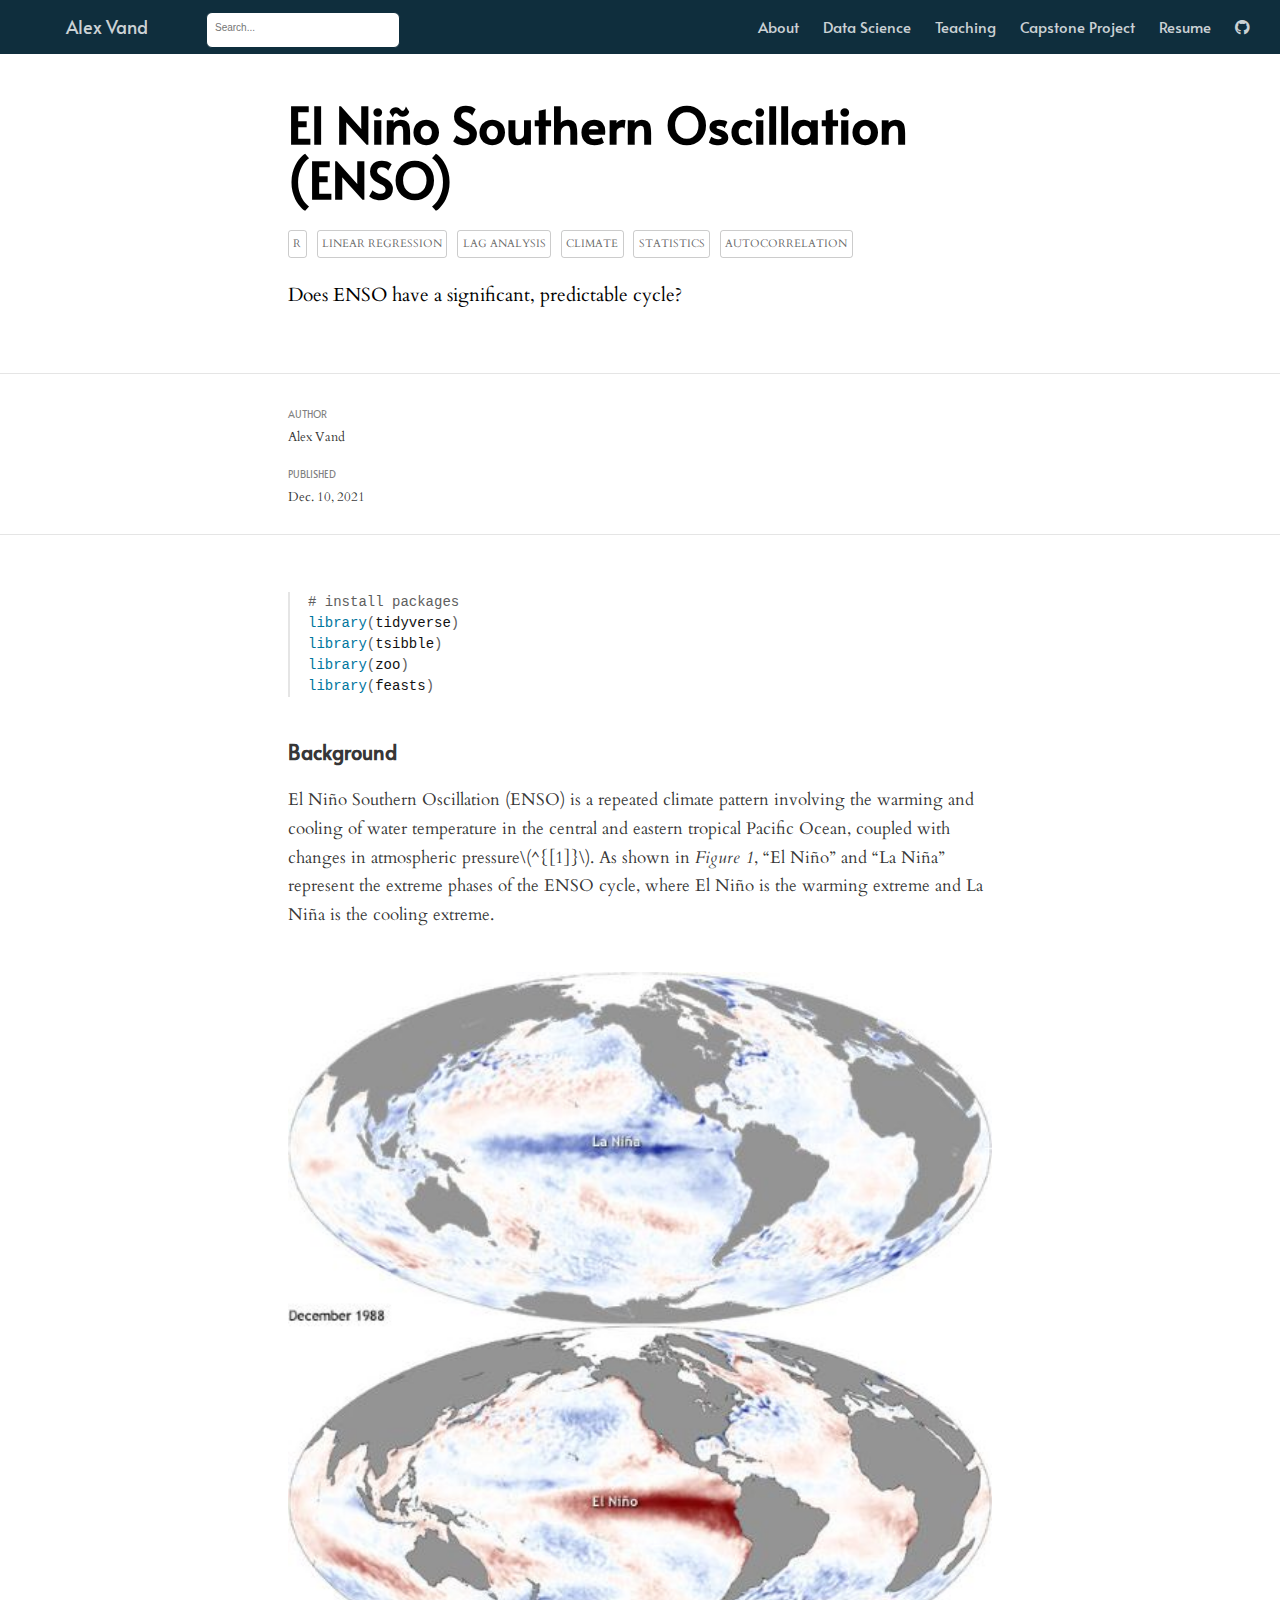
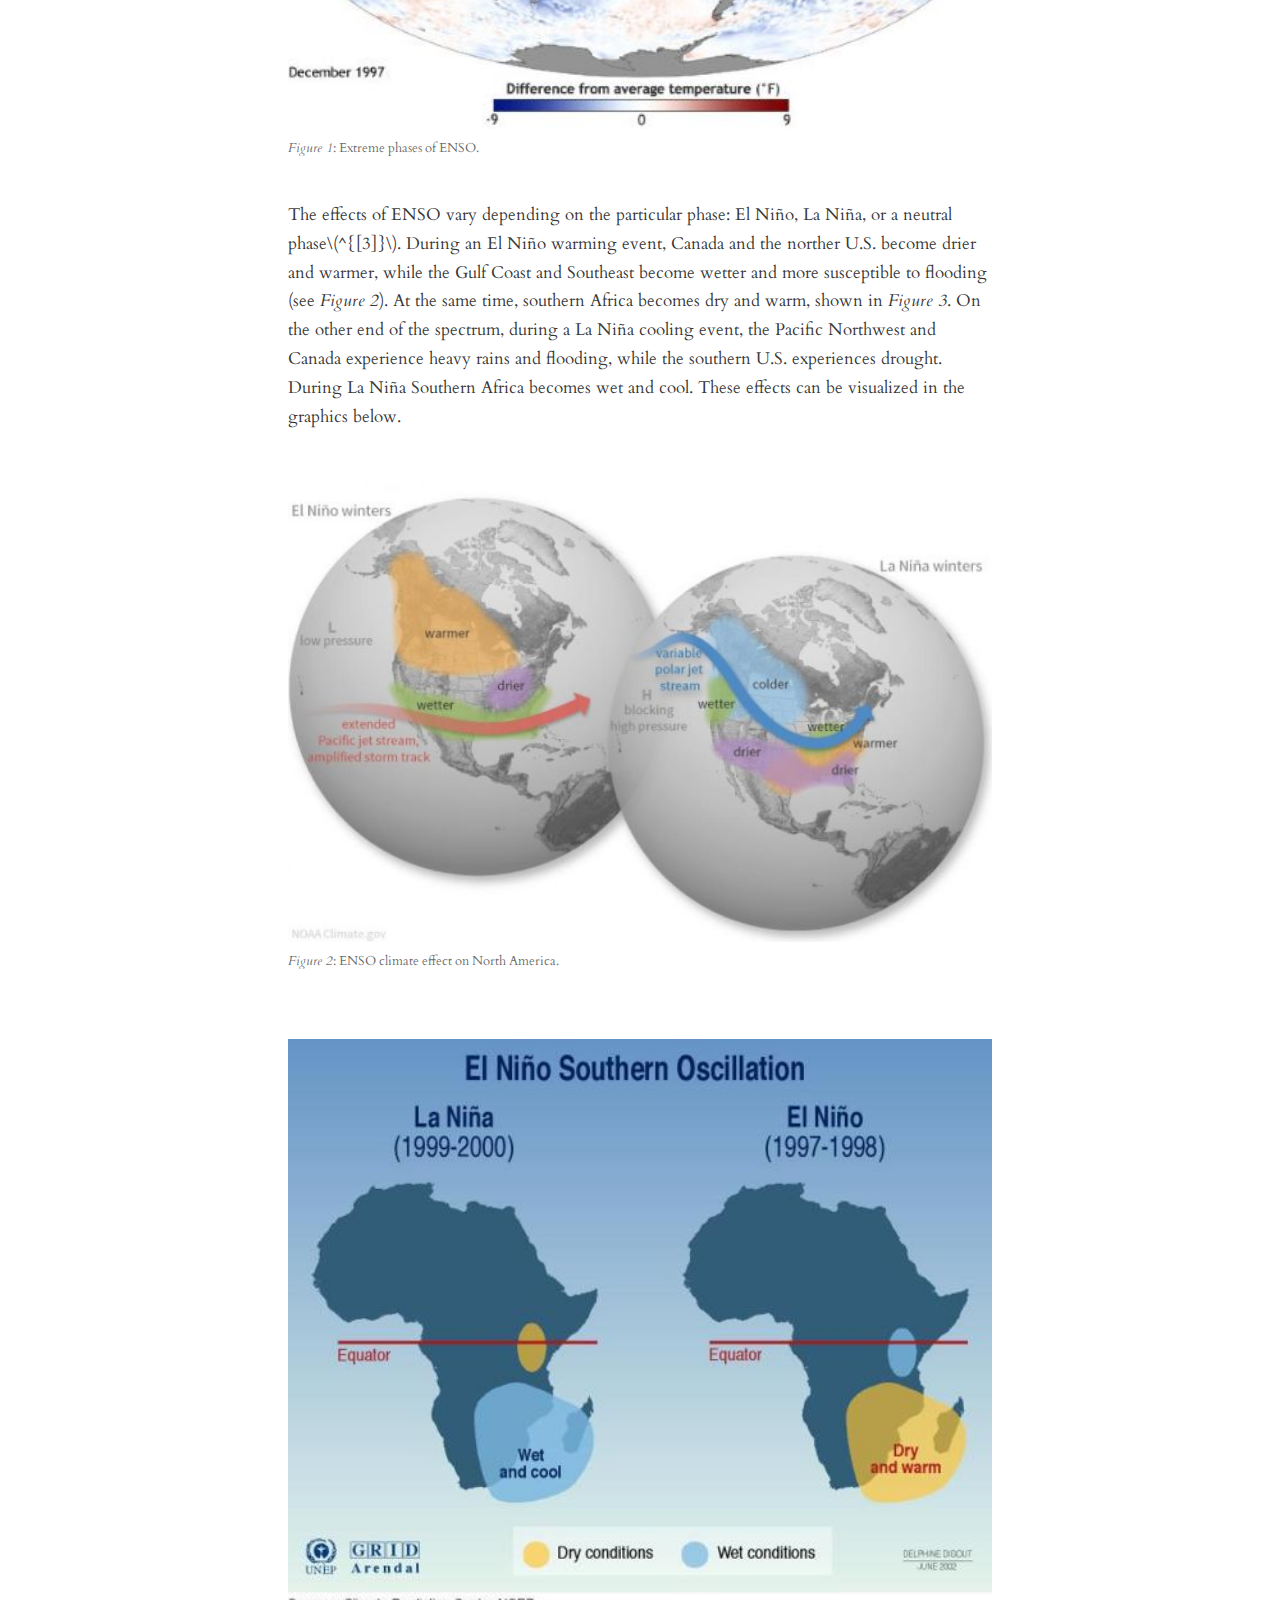
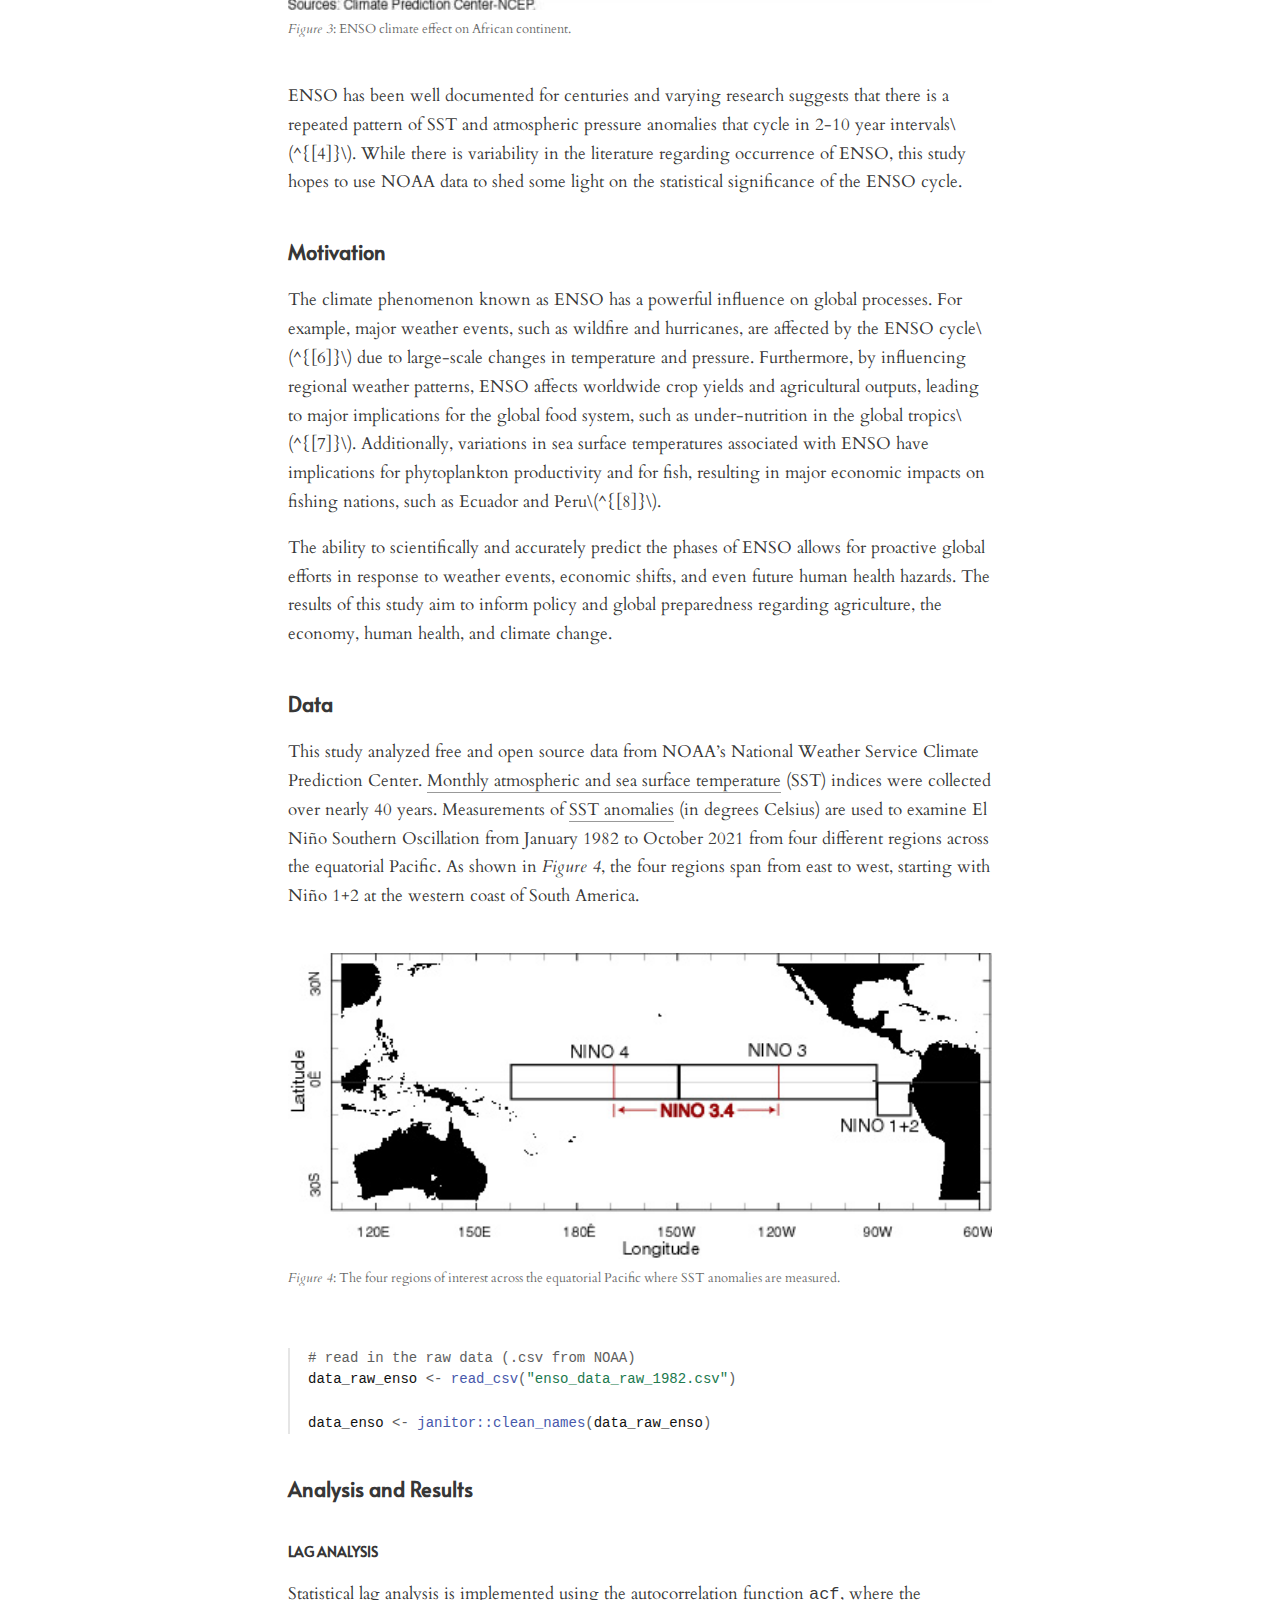
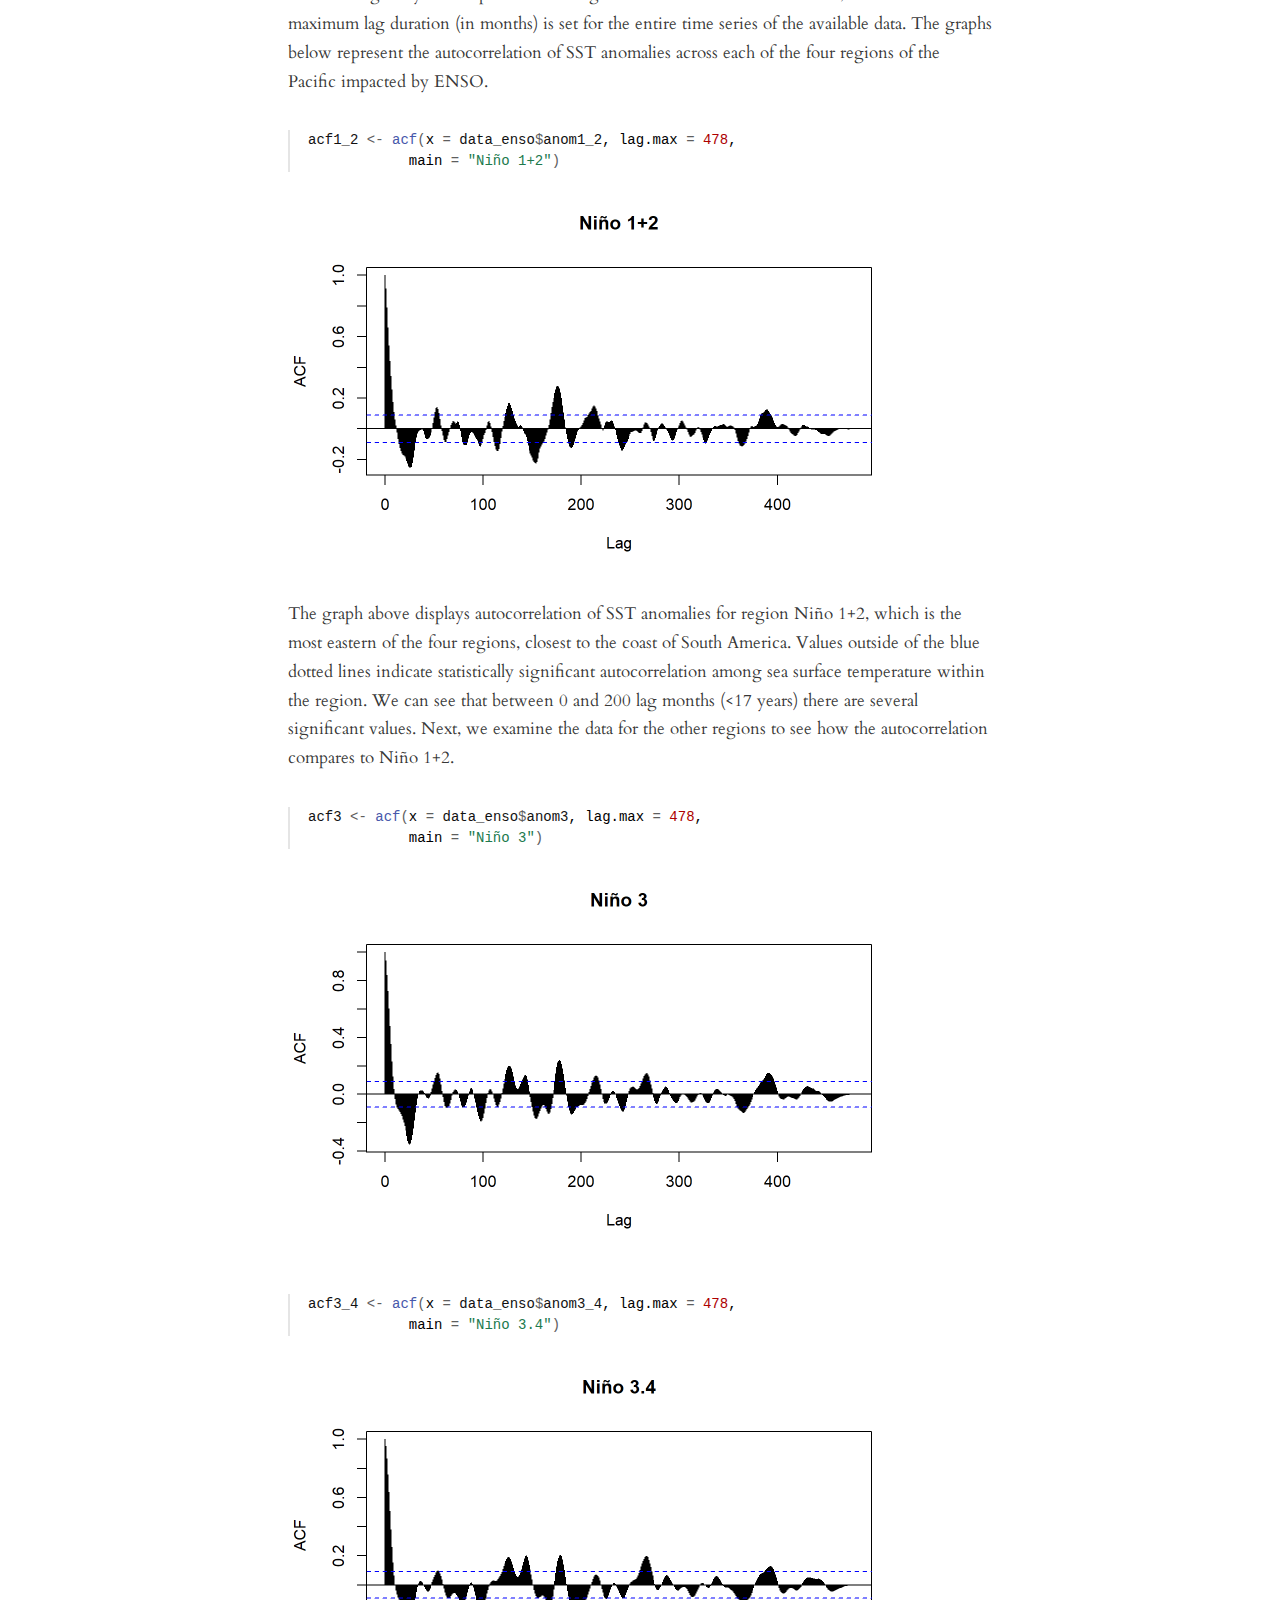
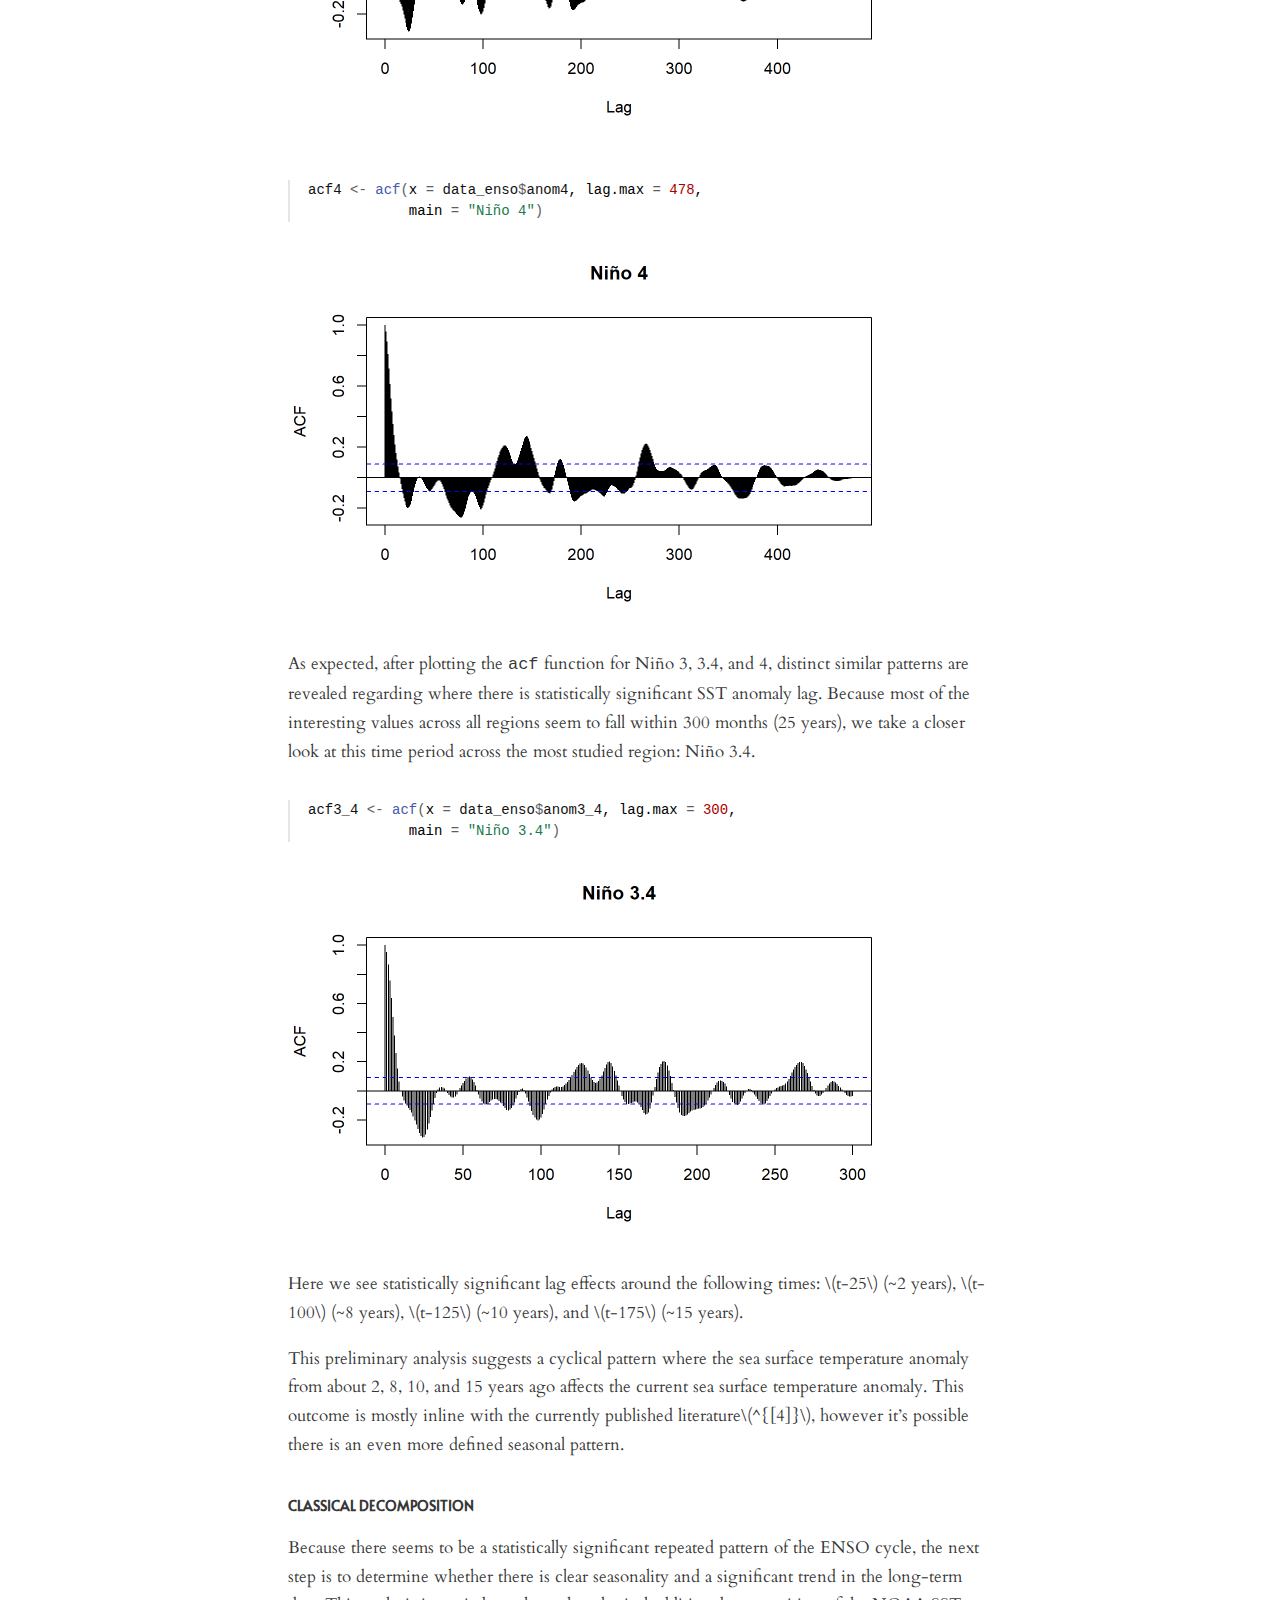
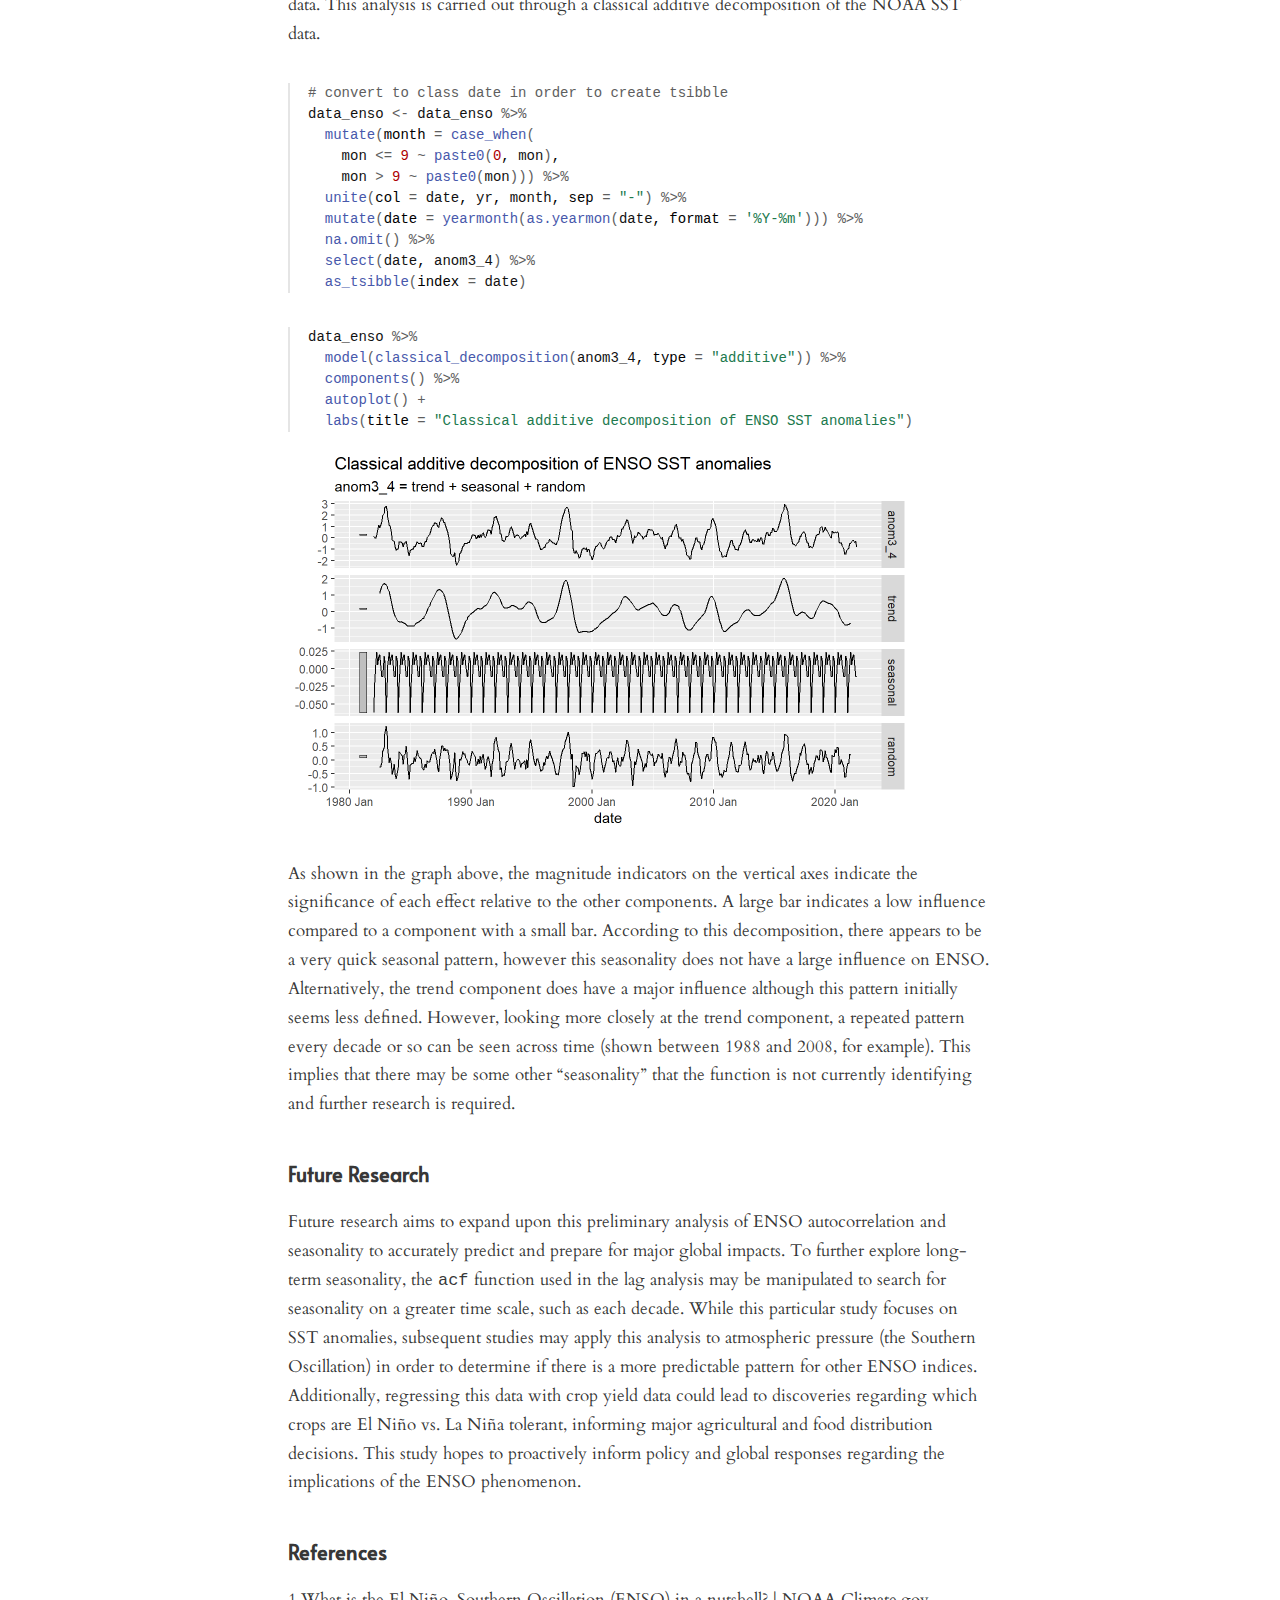
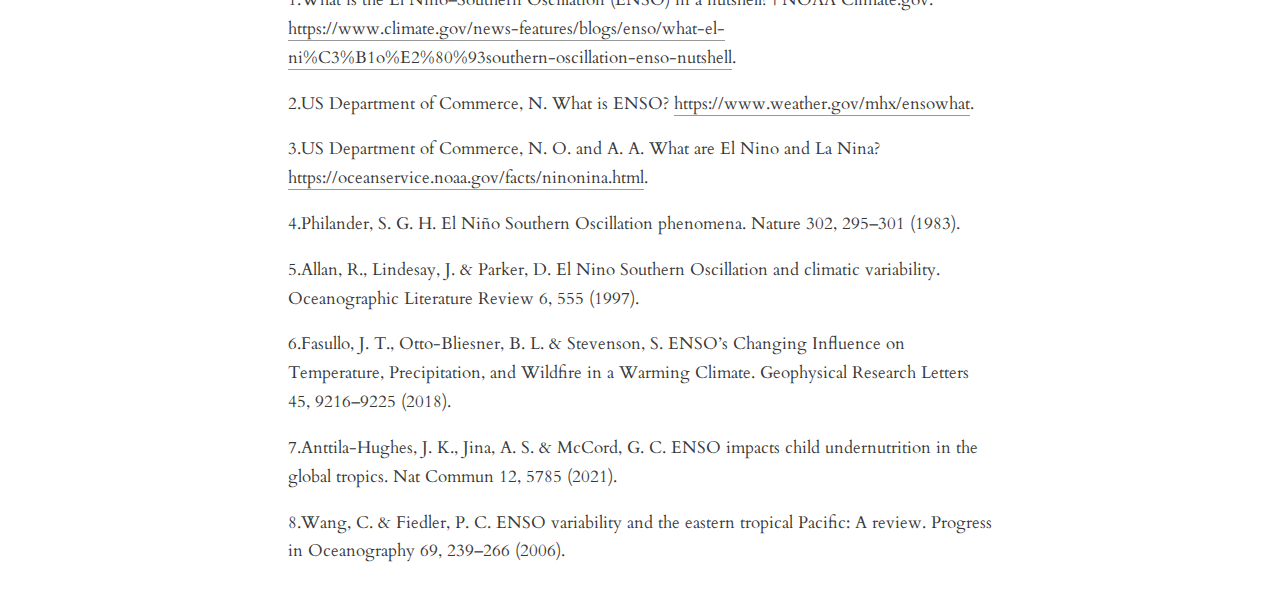
<file: docs/posts/enso/index.html>
<!DOCTYPE html>

<html xmlns="http://www.w3.org/1999/xhtml" lang="" xml:lang="">

<head>
  <meta charset="utf-8"/>
  <meta name="viewport" content="width=device-width, initial-scale=1"/>
  <meta http-equiv="X-UA-Compatible" content="IE=Edge,chrome=1"/>
  <meta name="generator" content="distill" />

  <style type="text/css">
  /* Hide doc at startup (prevent jankiness while JS renders/transforms) */
  body {
    visibility: hidden;
  }
  </style>

 <!--radix_placeholder_import_source-->
 <!--/radix_placeholder_import_source-->

<style type="text/css">code{white-space: pre;}</style>
<style type="text/css" data-origin="pandoc">
pre > code.sourceCode { white-space: pre; position: relative; }
pre > code.sourceCode > span { display: inline-block; line-height: 1.25; }
pre > code.sourceCode > span:empty { height: 1.2em; }
.sourceCode { overflow: visible; }
code.sourceCode > span { color: inherit; text-decoration: inherit; }
div.sourceCode { margin: 1em 0; }
pre.sourceCode { margin: 0; }
@media screen {
div.sourceCode { overflow: auto; }
}
@media print {
pre > code.sourceCode { white-space: pre-wrap; }
pre > code.sourceCode > span { text-indent: -5em; padding-left: 5em; }
}
pre.numberSource code
  { counter-reset: source-line 0; }
pre.numberSource code > span
  { position: relative; left: -4em; counter-increment: source-line; }
pre.numberSource code > span > a:first-child::before
  { content: counter(source-line);
    position: relative; left: -1em; text-align: right; vertical-align: baseline;
    border: none; display: inline-block;
    -webkit-touch-callout: none; -webkit-user-select: none;
    -khtml-user-select: none; -moz-user-select: none;
    -ms-user-select: none; user-select: none;
    padding: 0 4px; width: 4em;
    color: #aaaaaa;
  }
pre.numberSource { margin-left: 3em; border-left: 1px solid #aaaaaa;  padding-left: 4px; }
div.sourceCode
  { color: #00769e; background-color: #f1f3f5; }
@media screen {
pre > code.sourceCode > span > a:first-child::before { text-decoration: underline; }
}
code span { color: #00769e; } /* Normal */
code span.al { color: #ad0000; } /* Alert */
code span.an { color: #5e5e5e; } /* Annotation */
code span.at { color: #657422; } /* Attribute */
code span.bn { color: #ad0000; } /* BaseN */
code span.bu { } /* BuiltIn */
code span.cf { color: #00769e; } /* ControlFlow */
code span.ch { color: #20794d; } /* Char */
code span.cn { color: #8f5902; } /* Constant */
code span.co { color: #5e5e5e; } /* Comment */
code span.cv { color: #5e5e5e; font-style: italic; } /* CommentVar */
code span.do { color: #5e5e5e; font-style: italic; } /* Documentation */
code span.dt { color: #ad0000; } /* DataType */
code span.dv { color: #ad0000; } /* DecVal */
code span.er { color: #ad0000; } /* Error */
code span.ex { } /* Extension */
code span.fl { color: #ad0000; } /* Float */
code span.fu { color: #4758ab; } /* Function */
code span.im { } /* Import */
code span.in { color: #5e5e5e; } /* Information */
code span.kw { color: #00769e; } /* Keyword */
code span.op { color: #5e5e5e; } /* Operator */
code span.ot { color: #00769e; } /* Other */
code span.pp { color: #ad0000; } /* Preprocessor */
code span.sc { color: #5e5e5e; } /* SpecialChar */
code span.ss { color: #20794d; } /* SpecialString */
code span.st { color: #20794d; } /* String */
code span.va { color: #111111; } /* Variable */
code span.vs { color: #20794d; } /* VerbatimString */
code span.wa { color: #5e5e5e; font-style: italic; } /* Warning */
</style>


  <!--radix_placeholder_meta_tags-->
<title>Alex Vand: El Niño Southern Oscillation (ENSO)</title>

<meta property="description" itemprop="description" content="Does ENSO have a significant, predictable cycle?"/>


<!--  https://schema.org/Article -->
<meta property="article:published" itemprop="datePublished" content="2021-12-10"/>
<meta property="article:created" itemprop="dateCreated" content="2021-12-10"/>
<meta name="article:author" content="Alex Vand"/>

<!--  https://developers.facebook.com/docs/sharing/webmasters#markup -->
<meta property="og:title" content="Alex Vand: El Niño Southern Oscillation (ENSO)"/>
<meta property="og:type" content="article"/>
<meta property="og:description" content="Does ENSO have a significant, predictable cycle?"/>
<meta property="og:locale" content="en_US"/>
<meta property="og:site_name" content="Alex Vand"/>

<!--  https://dev.twitter.com/cards/types/summary -->
<meta property="twitter:card" content="summary"/>
<meta property="twitter:title" content="Alex Vand: El Niño Southern Oscillation (ENSO)"/>
<meta property="twitter:description" content="Does ENSO have a significant, predictable cycle?"/>

<!--/radix_placeholder_meta_tags-->
  <!--radix_placeholder_rmarkdown_metadata-->

<script type="text/json" id="radix-rmarkdown-metadata">
{"type":"list","attributes":{"names":{"type":"character","attributes":{},"value":["title","description","author","date","output","categories"]}},"value":[{"type":"character","attributes":{},"value":["El Niño Southern Oscillation (ENSO)"]},{"type":"character","attributes":{},"value":["Does ENSO have a significant, predictable cycle?"]},{"type":"list","attributes":{},"value":[{"type":"list","attributes":{"names":{"type":"character","attributes":{},"value":["name","url"]}},"value":[{"type":"character","attributes":{},"value":["Alex Vand"]},{"type":"list","attributes":{"names":{"type":"character","attributes":{},"value":[]}},"value":[]}]}]},{"type":"character","attributes":{},"value":["2021-12-10"]},{"type":"list","attributes":{"names":{"type":"character","attributes":{},"value":["distill::distill_article"]}},"value":[{"type":"list","attributes":{"names":{"type":"character","attributes":{},"value":["self_contained"]}},"value":[{"type":"logical","attributes":{},"value":[false]}]}]},{"type":"character","attributes":{},"value":["R","linear regression","lag analysis","climate","statistics","autocorrelation"]}]}
</script>
<!--/radix_placeholder_rmarkdown_metadata-->
  
  <script type="text/json" id="radix-resource-manifest">
  {"type":"character","attributes":{},"value":["enso_data_raw_1982.csv","enso_files/anchor-4.2.2/anchor.min.js","enso_files/bowser-1.9.3/bowser.min.js","enso_files/distill-2.2.21/template.v2.js","enso_files/figure-html5/unnamed-chunk-3-1.png","enso_files/figure-html5/unnamed-chunk-4-1.png","enso_files/figure-html5/unnamed-chunk-5-1.png","enso_files/figure-html5/unnamed-chunk-6-1.png","enso_files/figure-html5/unnamed-chunk-7-1.png","enso_files/figure-html5/unnamed-chunk-9-1.png","enso_files/header-attrs-2.14/header-attrs.js","enso_files/jquery-3.6.0/jquery-3.6.0.js","enso_files/jquery-3.6.0/jquery-3.6.0.min.js","enso_files/jquery-3.6.0/jquery-3.6.0.min.map","enso_files/popper-2.6.0/popper.min.js","enso_files/tippy-6.2.7/tippy-bundle.umd.min.js","enso_files/tippy-6.2.7/tippy-light-border.css","enso_files/tippy-6.2.7/tippy.css","enso_files/tippy-6.2.7/tippy.umd.min.js","enso_files/webcomponents-2.0.0/webcomponents.js","images/africa.jpg","images/americas.jpg","images/iconic_ENSO.jpg","images/NINO_Regions.jpg"]}
  </script>
  <!--radix_placeholder_navigation_in_header-->
<meta name="distill:offset" content="../.."/>

<script type="application/javascript">

  window.headroom_prevent_pin = false;

  window.document.addEventListener("DOMContentLoaded", function (event) {

    // initialize headroom for banner
    var header = $('header').get(0);
    var headerHeight = header.offsetHeight;
    var headroom = new Headroom(header, {
      tolerance: 5,
      onPin : function() {
        if (window.headroom_prevent_pin) {
          window.headroom_prevent_pin = false;
          headroom.unpin();
        }
      }
    });
    headroom.init();
    if(window.location.hash)
      headroom.unpin();
    $(header).addClass('headroom--transition');

    // offset scroll location for banner on hash change
    // (see: https://github.com/WickyNilliams/headroom.js/issues/38)
    window.addEventListener("hashchange", function(event) {
      window.scrollTo(0, window.pageYOffset - (headerHeight + 25));
    });

    // responsive menu
    $('.distill-site-header').each(function(i, val) {
      var topnav = $(this);
      var toggle = topnav.find('.nav-toggle');
      toggle.on('click', function() {
        topnav.toggleClass('responsive');
      });
    });

    // nav dropdowns
    $('.nav-dropbtn').click(function(e) {
      $(this).next('.nav-dropdown-content').toggleClass('nav-dropdown-active');
      $(this).parent().siblings('.nav-dropdown')
         .children('.nav-dropdown-content').removeClass('nav-dropdown-active');
    });
    $("body").click(function(e){
      $('.nav-dropdown-content').removeClass('nav-dropdown-active');
    });
    $(".nav-dropdown").click(function(e){
      e.stopPropagation();
    });
  });
</script>

<style type="text/css">

/* Theme (user-documented overrideables for nav appearance) */

.distill-site-nav {
  color: rgba(255, 255, 255, 0.8);
  background-color: #0F2E3D;
  font-size: 15px;
  font-weight: 300;
}

.distill-site-nav a {
  color: inherit;
  text-decoration: none;
}

.distill-site-nav a:hover {
  color: white;
}

@media print {
  .distill-site-nav {
    display: none;
  }
}

.distill-site-header {

}

.distill-site-footer {

}


/* Site Header */

.distill-site-header {
  width: 100%;
  box-sizing: border-box;
  z-index: 3;
}

.distill-site-header .nav-left {
  display: inline-block;
  margin-left: 8px;
}

@media screen and (max-width: 768px) {
  .distill-site-header .nav-left {
    margin-left: 0;
  }
}


.distill-site-header .nav-right {
  float: right;
  margin-right: 8px;
}

.distill-site-header a,
.distill-site-header .title {
  display: inline-block;
  text-align: center;
  padding: 14px 10px 14px 10px;
}

.distill-site-header .title {
  font-size: 18px;
  min-width: 150px;
}

.distill-site-header .logo {
  padding: 0;
}

.distill-site-header .logo img {
  display: none;
  max-height: 20px;
  width: auto;
  margin-bottom: -4px;
}

.distill-site-header .nav-image img {
  max-height: 18px;
  width: auto;
  display: inline-block;
  margin-bottom: -3px;
}



@media screen and (min-width: 1000px) {
  .distill-site-header .logo img {
    display: inline-block;
  }
  .distill-site-header .nav-left {
    margin-left: 20px;
  }
  .distill-site-header .nav-right {
    margin-right: 20px;
  }
  .distill-site-header .title {
    padding-left: 12px;
  }
}


.distill-site-header .nav-toggle {
  display: none;
}

.nav-dropdown {
  display: inline-block;
  position: relative;
}

.nav-dropdown .nav-dropbtn {
  border: none;
  outline: none;
  color: rgba(255, 255, 255, 0.8);
  padding: 16px 10px;
  background-color: transparent;
  font-family: inherit;
  font-size: inherit;
  font-weight: inherit;
  margin: 0;
  margin-top: 1px;
  z-index: 2;
}

.nav-dropdown-content {
  display: none;
  position: absolute;
  background-color: white;
  min-width: 200px;
  border: 1px solid rgba(0,0,0,0.15);
  border-radius: 4px;
  box-shadow: 0px 8px 16px 0px rgba(0,0,0,0.1);
  z-index: 1;
  margin-top: 2px;
  white-space: nowrap;
  padding-top: 4px;
  padding-bottom: 4px;
}

.nav-dropdown-content hr {
  margin-top: 4px;
  margin-bottom: 4px;
  border: none;
  border-bottom: 1px solid rgba(0, 0, 0, 0.1);
}

.nav-dropdown-active {
  display: block;
}

.nav-dropdown-content a, .nav-dropdown-content .nav-dropdown-header {
  color: black;
  padding: 6px 24px;
  text-decoration: none;
  display: block;
  text-align: left;
}

.nav-dropdown-content .nav-dropdown-header {
  display: block;
  padding: 5px 24px;
  padding-bottom: 0;
  text-transform: uppercase;
  font-size: 14px;
  color: #999999;
  white-space: nowrap;
}

.nav-dropdown:hover .nav-dropbtn {
  color: white;
}

.nav-dropdown-content a:hover {
  background-color: #ddd;
  color: black;
}

.nav-right .nav-dropdown-content {
  margin-left: -45%;
  right: 0;
}

@media screen and (max-width: 768px) {
  .distill-site-header a, .distill-site-header .nav-dropdown  {display: none;}
  .distill-site-header a.nav-toggle {
    float: right;
    display: block;
  }
  .distill-site-header .title {
    margin-left: 0;
  }
  .distill-site-header .nav-right {
    margin-right: 0;
  }
  .distill-site-header {
    overflow: hidden;
  }
  .nav-right .nav-dropdown-content {
    margin-left: 0;
  }
}


@media screen and (max-width: 768px) {
  .distill-site-header.responsive {position: relative; min-height: 500px; }
  .distill-site-header.responsive a.nav-toggle {
    position: absolute;
    right: 0;
    top: 0;
  }
  .distill-site-header.responsive a,
  .distill-site-header.responsive .nav-dropdown {
    display: block;
    text-align: left;
  }
  .distill-site-header.responsive .nav-left,
  .distill-site-header.responsive .nav-right {
    width: 100%;
  }
  .distill-site-header.responsive .nav-dropdown {float: none;}
  .distill-site-header.responsive .nav-dropdown-content {position: relative;}
  .distill-site-header.responsive .nav-dropdown .nav-dropbtn {
    display: block;
    width: 100%;
    text-align: left;
  }
}

/* Site Footer */

.distill-site-footer {
  width: 100%;
  overflow: hidden;
  box-sizing: border-box;
  z-index: 3;
  margin-top: 30px;
  padding-top: 30px;
  padding-bottom: 30px;
  text-align: center;
}

/* Headroom */

d-title {
  padding-top: 6rem;
}

@media print {
  d-title {
    padding-top: 4rem;
  }
}

.headroom {
  z-index: 1000;
  position: fixed;
  top: 0;
  left: 0;
  right: 0;
}

.headroom--transition {
  transition: all .4s ease-in-out;
}

.headroom--unpinned {
  top: -100px;
}

.headroom--pinned {
  top: 0;
}

/* adjust viewport for navbar height */
/* helps vertically center bootstrap (non-distill) content */
.min-vh-100 {
  min-height: calc(100vh - 100px) !important;
}

</style>

<script src="../../site_libs/jquery-3.6.0/jquery-3.6.0.min.js"></script>
<link href="../../site_libs/font-awesome-5.1.0/css/all.css" rel="stylesheet"/>
<link href="../../site_libs/font-awesome-5.1.0/css/v4-shims.css" rel="stylesheet"/>
<script src="../../site_libs/headroom-0.9.4/headroom.min.js"></script>
<script src="../../site_libs/autocomplete-0.37.1/autocomplete.min.js"></script>
<script src="../../site_libs/fuse-6.4.1/fuse.min.js"></script>

<script type="application/javascript">

function getMeta(metaName) {
  var metas = document.getElementsByTagName('meta');
  for (let i = 0; i < metas.length; i++) {
    if (metas[i].getAttribute('name') === metaName) {
      return metas[i].getAttribute('content');
    }
  }
  return '';
}

function offsetURL(url) {
  var offset = getMeta('distill:offset');
  return offset ? offset + '/' + url : url;
}

function createFuseIndex() {

  // create fuse index
  var options = {
    keys: [
      { name: 'title', weight: 20 },
      { name: 'categories', weight: 15 },
      { name: 'description', weight: 10 },
      { name: 'contents', weight: 5 },
    ],
    ignoreLocation: true,
    threshold: 0
  };
  var fuse = new window.Fuse([], options);

  // fetch the main search.json
  return fetch(offsetURL('search.json'))
    .then(function(response) {
      if (response.status == 200) {
        return response.json().then(function(json) {
          // index main articles
          json.articles.forEach(function(article) {
            fuse.add(article);
          });
          // download collections and index their articles
          return Promise.all(json.collections.map(function(collection) {
            return fetch(offsetURL(collection)).then(function(response) {
              if (response.status === 200) {
                return response.json().then(function(articles) {
                  articles.forEach(function(article) {
                    fuse.add(article);
                  });
                })
              } else {
                return Promise.reject(
                  new Error('Unexpected status from search index request: ' +
                            response.status)
                );
              }
            });
          })).then(function() {
            return fuse;
          });
        });

      } else {
        return Promise.reject(
          new Error('Unexpected status from search index request: ' +
                      response.status)
        );
      }
    });
}

window.document.addEventListener("DOMContentLoaded", function (event) {

  // get search element (bail if we don't have one)
  var searchEl = window.document.getElementById('distill-search');
  if (!searchEl)
    return;

  createFuseIndex()
    .then(function(fuse) {

      // make search box visible
      searchEl.classList.remove('hidden');

      // initialize autocomplete
      var options = {
        autoselect: true,
        hint: false,
        minLength: 2,
      };
      window.autocomplete(searchEl, options, [{
        source: function(query, callback) {
          const searchOptions = {
            isCaseSensitive: false,
            shouldSort: true,
            minMatchCharLength: 2,
            limit: 10,
          };
          var results = fuse.search(query, searchOptions);
          callback(results
            .map(function(result) { return result.item; })
          );
        },
        templates: {
          suggestion: function(suggestion) {
            var img = suggestion.preview && Object.keys(suggestion.preview).length > 0
              ? `<img src="${offsetURL(suggestion.preview)}"</img>`
              : '';
            var html = `
              <div class="search-item">
                <h3>${suggestion.title}</h3>
                <div class="search-item-description">
                  ${suggestion.description || ''}
                </div>
                <div class="search-item-preview">
                  ${img}
                </div>
              </div>
            `;
            return html;
          }
        }
      }]).on('autocomplete:selected', function(event, suggestion) {
        window.location.href = offsetURL(suggestion.path);
      });
      // remove inline display style on autocompleter (we want to
      // manage responsive display via css)
      $('.algolia-autocomplete').css("display", "");
    })
    .catch(function(error) {
      console.log(error);
    });

});

</script>

<style type="text/css">

.nav-search {
  font-size: x-small;
}

/* Algolioa Autocomplete */

.algolia-autocomplete {
  display: inline-block;
  margin-left: 10px;
  vertical-align: sub;
  background-color: white;
  color: black;
  padding: 6px;
  padding-top: 8px;
  padding-bottom: 0;
  border-radius: 6px;
  border: 1px #0F2E3D solid;
  width: 180px;
}


@media screen and (max-width: 768px) {
  .distill-site-nav .algolia-autocomplete {
    display: none;
    visibility: hidden;
  }
  .distill-site-nav.responsive .algolia-autocomplete {
    display: inline-block;
    visibility: visible;
  }
  .distill-site-nav.responsive .algolia-autocomplete .aa-dropdown-menu {
    margin-left: 0;
    width: 400px;
    max-height: 400px;
  }
}

.algolia-autocomplete .aa-input, .algolia-autocomplete .aa-hint {
  width: 90%;
  outline: none;
  border: none;
}

.algolia-autocomplete .aa-hint {
  color: #999;
}
.algolia-autocomplete .aa-dropdown-menu {
  width: 550px;
  max-height: 70vh;
  overflow-x: visible;
  overflow-y: scroll;
  padding: 5px;
  margin-top: 3px;
  margin-left: -150px;
  background-color: #fff;
  border-radius: 5px;
  border: 1px solid #999;
  border-top: none;
}

.algolia-autocomplete .aa-dropdown-menu .aa-suggestion {
  cursor: pointer;
  padding: 5px 4px;
  border-bottom: 1px solid #eee;
}

.algolia-autocomplete .aa-dropdown-menu .aa-suggestion:last-of-type {
  border-bottom: none;
  margin-bottom: 2px;
}

.algolia-autocomplete .aa-dropdown-menu .aa-suggestion .search-item {
  overflow: hidden;
  font-size: 0.8em;
  line-height: 1.4em;
}

.algolia-autocomplete .aa-dropdown-menu .aa-suggestion .search-item h3 {
  font-size: 1rem;
  margin-block-start: 0;
  margin-block-end: 5px;
}

.algolia-autocomplete .aa-dropdown-menu .aa-suggestion .search-item-description {
  display: inline-block;
  overflow: hidden;
  height: 2.8em;
  width: 80%;
  margin-right: 4%;
}

.algolia-autocomplete .aa-dropdown-menu .aa-suggestion .search-item-preview {
  display: inline-block;
  width: 15%;
}

.algolia-autocomplete .aa-dropdown-menu .aa-suggestion .search-item-preview img {
  height: 3em;
  width: auto;
  display: none;
}

.algolia-autocomplete .aa-dropdown-menu .aa-suggestion .search-item-preview img[src] {
  display: initial;
}

.algolia-autocomplete .aa-dropdown-menu .aa-suggestion.aa-cursor {
  background-color: #eee;
}
.algolia-autocomplete .aa-dropdown-menu .aa-suggestion em {
  font-weight: bold;
  font-style: normal;
}

</style>


<!--/radix_placeholder_navigation_in_header-->
  <!--radix_placeholder_distill-->

<style type="text/css">

body {
  background-color: white;
}

.pandoc-table {
  width: 100%;
}

.pandoc-table>caption {
  margin-bottom: 10px;
}

.pandoc-table th:not([align]) {
  text-align: left;
}

.pagedtable-footer {
  font-size: 15px;
}

d-byline .byline {
  grid-template-columns: 2fr 2fr;
}

d-byline .byline h3 {
  margin-block-start: 1.5em;
}

d-byline .byline .authors-affiliations h3 {
  margin-block-start: 0.5em;
}

.authors-affiliations .orcid-id {
  width: 16px;
  height:16px;
  margin-left: 4px;
  margin-right: 4px;
  vertical-align: middle;
  padding-bottom: 2px;
}

d-title .dt-tags {
  margin-top: 1em;
  grid-column: text;
}

.dt-tags .dt-tag {
  text-decoration: none;
  display: inline-block;
  color: rgba(0,0,0,0.6);
  padding: 0em 0.4em;
  margin-right: 0.5em;
  margin-bottom: 0.4em;
  font-size: 70%;
  border: 1px solid rgba(0,0,0,0.2);
  border-radius: 3px;
  text-transform: uppercase;
  font-weight: 500;
}

d-article table.gt_table td,
d-article table.gt_table th {
  border-bottom: none;
  font-size: 100%;
}

.html-widget {
  margin-bottom: 2.0em;
}

.l-screen-inset {
  padding-right: 16px;
}

.l-screen .caption {
  margin-left: 10px;
}

.shaded {
  background: rgb(247, 247, 247);
  padding-top: 20px;
  padding-bottom: 20px;
  border-top: 1px solid rgba(0, 0, 0, 0.1);
  border-bottom: 1px solid rgba(0, 0, 0, 0.1);
}

.shaded .html-widget {
  margin-bottom: 0;
  border: 1px solid rgba(0, 0, 0, 0.1);
}

.shaded .shaded-content {
  background: white;
}

.text-output {
  margin-top: 0;
  line-height: 1.5em;
}

.hidden {
  display: none !important;
}

d-article {
  padding-top: 2.5rem;
  padding-bottom: 30px;
}

d-appendix {
  padding-top: 30px;
}

d-article>p>img {
  width: 100%;
}

d-article h2 {
  margin: 1rem 0 1.5rem 0;
}

d-article h3 {
  margin-top: 1.5rem;
}

d-article iframe {
  border: 1px solid rgba(0, 0, 0, 0.1);
  margin-bottom: 2.0em;
  width: 100%;
}

/* Tweak code blocks */

d-article div.sourceCode code,
d-article pre code {
  font-family: Consolas, Monaco, 'Andale Mono', 'Ubuntu Mono', monospace;
}

d-article pre,
d-article div.sourceCode,
d-article div.sourceCode pre {
  overflow: auto;
}

d-article div.sourceCode {
  background-color: white;
}

d-article div.sourceCode pre {
  padding-left: 10px;
  font-size: 12px;
  border-left: 2px solid rgba(0,0,0,0.1);
}

d-article pre {
  font-size: 12px;
  color: black;
  background: none;
  margin-top: 0;
  text-align: left;
  white-space: pre;
  word-spacing: normal;
  word-break: normal;
  word-wrap: normal;
  line-height: 1.5;

  -moz-tab-size: 4;
  -o-tab-size: 4;
  tab-size: 4;

  -webkit-hyphens: none;
  -moz-hyphens: none;
  -ms-hyphens: none;
  hyphens: none;
}

d-article pre a {
  border-bottom: none;
}

d-article pre a:hover {
  border-bottom: none;
  text-decoration: underline;
}

d-article details {
  grid-column: text;
  margin-bottom: 0.8em;
}

@media(min-width: 768px) {

d-article pre,
d-article div.sourceCode,
d-article div.sourceCode pre {
  overflow: visible !important;
}

d-article div.sourceCode pre {
  padding-left: 18px;
  font-size: 14px;
}

d-article pre {
  font-size: 14px;
}

}

figure img.external {
  background: white;
  border: 1px solid rgba(0, 0, 0, 0.1);
  box-shadow: 0 1px 8px rgba(0, 0, 0, 0.1);
  padding: 18px;
  box-sizing: border-box;
}

/* CSS for d-contents */

.d-contents {
  grid-column: text;
  color: rgba(0,0,0,0.8);
  font-size: 0.9em;
  padding-bottom: 1em;
  margin-bottom: 1em;
  padding-bottom: 0.5em;
  margin-bottom: 1em;
  padding-left: 0.25em;
  justify-self: start;
}

@media(min-width: 1000px) {
  .d-contents.d-contents-float {
    height: 0;
    grid-column-start: 1;
    grid-column-end: 4;
    justify-self: center;
    padding-right: 3em;
    padding-left: 2em;
  }
}

.d-contents nav h3 {
  font-size: 18px;
  margin-top: 0;
  margin-bottom: 1em;
}

.d-contents li {
  list-style-type: none
}

.d-contents nav > ul {
  padding-left: 0;
}

.d-contents ul {
  padding-left: 1em
}

.d-contents nav ul li {
  margin-top: 0.6em;
  margin-bottom: 0.2em;
}

.d-contents nav a {
  font-size: 13px;
  border-bottom: none;
  text-decoration: none
  color: rgba(0, 0, 0, 0.8);
}

.d-contents nav a:hover {
  text-decoration: underline solid rgba(0, 0, 0, 0.6)
}

.d-contents nav > ul > li > a {
  font-weight: 600;
}

.d-contents nav > ul > li > ul {
  font-weight: inherit;
}

.d-contents nav > ul > li > ul > li {
  margin-top: 0.2em;
}


.d-contents nav ul {
  margin-top: 0;
  margin-bottom: 0.25em;
}

.d-article-with-toc h2:nth-child(2) {
  margin-top: 0;
}


/* Figure */

.figure {
  position: relative;
  margin-bottom: 2.5em;
  margin-top: 1.5em;
}

.figure .caption {
  color: rgba(0, 0, 0, 0.6);
  font-size: 12px;
  line-height: 1.5em;
}

.figure img.external {
  background: white;
  border: 1px solid rgba(0, 0, 0, 0.1);
  box-shadow: 0 1px 8px rgba(0, 0, 0, 0.1);
  padding: 18px;
  box-sizing: border-box;
}

.figure .caption a {
  color: rgba(0, 0, 0, 0.6);
}

.figure .caption b,
.figure .caption strong, {
  font-weight: 600;
  color: rgba(0, 0, 0, 1.0);
}

/* Citations */

d-article .citation {
  color: inherit;
  cursor: inherit;
}

div.hanging-indent{
  margin-left: 1em; text-indent: -1em;
}

/* Citation hover box */

.tippy-box[data-theme~=light-border] {
  background-color: rgba(250, 250, 250, 0.95);
}

.tippy-content > p {
  margin-bottom: 0;
  padding: 2px;
}


/* Tweak 1000px media break to show more text */

@media(min-width: 1000px) {
  .base-grid,
  distill-header,
  d-title,
  d-abstract,
  d-article,
  d-appendix,
  distill-appendix,
  d-byline,
  d-footnote-list,
  d-citation-list,
  distill-footer {
    grid-template-columns: [screen-start] 1fr [page-start kicker-start] 80px [middle-start] 50px [text-start kicker-end] 65px 65px 65px 65px 65px 65px 65px 65px [text-end gutter-start] 65px [middle-end] 65px [page-end gutter-end] 1fr [screen-end];
    grid-column-gap: 16px;
  }

  .grid {
    grid-column-gap: 16px;
  }

  d-article {
    font-size: 1.06rem;
    line-height: 1.7em;
  }
  figure .caption, .figure .caption, figure figcaption {
    font-size: 13px;
  }
}

@media(min-width: 1180px) {
  .base-grid,
  distill-header,
  d-title,
  d-abstract,
  d-article,
  d-appendix,
  distill-appendix,
  d-byline,
  d-footnote-list,
  d-citation-list,
  distill-footer {
    grid-template-columns: [screen-start] 1fr [page-start kicker-start] 60px [middle-start] 60px [text-start kicker-end] 60px 60px 60px 60px 60px 60px 60px 60px [text-end gutter-start] 60px [middle-end] 60px [page-end gutter-end] 1fr [screen-end];
    grid-column-gap: 32px;
  }

  .grid {
    grid-column-gap: 32px;
  }
}


/* Get the citation styles for the appendix (not auto-injected on render since
   we do our own rendering of the citation appendix) */

d-appendix .citation-appendix,
.d-appendix .citation-appendix {
  font-size: 11px;
  line-height: 15px;
  border-left: 1px solid rgba(0, 0, 0, 0.1);
  padding-left: 18px;
  border: 1px solid rgba(0,0,0,0.1);
  background: rgba(0, 0, 0, 0.02);
  padding: 10px 18px;
  border-radius: 3px;
  color: rgba(150, 150, 150, 1);
  overflow: hidden;
  margin-top: -12px;
  white-space: pre-wrap;
  word-wrap: break-word;
}

/* Include appendix styles here so they can be overridden */

d-appendix {
  contain: layout style;
  font-size: 0.8em;
  line-height: 1.7em;
  margin-top: 60px;
  margin-bottom: 0;
  border-top: 1px solid rgba(0, 0, 0, 0.1);
  color: rgba(0,0,0,0.5);
  padding-top: 60px;
  padding-bottom: 48px;
}

d-appendix h3 {
  grid-column: page-start / text-start;
  font-size: 15px;
  font-weight: 500;
  margin-top: 1em;
  margin-bottom: 0;
  color: rgba(0,0,0,0.65);
}

d-appendix h3 + * {
  margin-top: 1em;
}

d-appendix ol {
  padding: 0 0 0 15px;
}

@media (min-width: 768px) {
  d-appendix ol {
    padding: 0 0 0 30px;
    margin-left: -30px;
  }
}

d-appendix li {
  margin-bottom: 1em;
}

d-appendix a {
  color: rgba(0, 0, 0, 0.6);
}

d-appendix > * {
  grid-column: text;
}

d-appendix > d-footnote-list,
d-appendix > d-citation-list,
d-appendix > distill-appendix {
  grid-column: screen;
}

/* Include footnote styles here so they can be overridden */

d-footnote-list {
  contain: layout style;
}

d-footnote-list > * {
  grid-column: text;
}

d-footnote-list a.footnote-backlink {
  color: rgba(0,0,0,0.3);
  padding-left: 0.5em;
}



/* Anchor.js */

.anchorjs-link {
  /*transition: all .25s linear; */
  text-decoration: none;
  border-bottom: none;
}
*:hover > .anchorjs-link {
  margin-left: -1.125em !important;
  text-decoration: none;
  border-bottom: none;
}

/* Social footer */

.social_footer {
  margin-top: 30px;
  margin-bottom: 0;
  color: rgba(0,0,0,0.67);
}

.disqus-comments {
  margin-right: 30px;
}

.disqus-comment-count {
  border-bottom: 1px solid rgba(0, 0, 0, 0.4);
  cursor: pointer;
}

#disqus_thread {
  margin-top: 30px;
}

.article-sharing a {
  border-bottom: none;
  margin-right: 8px;
}

.article-sharing a:hover {
  border-bottom: none;
}

.sidebar-section.subscribe {
  font-size: 12px;
  line-height: 1.6em;
}

.subscribe p {
  margin-bottom: 0.5em;
}


.article-footer .subscribe {
  font-size: 15px;
  margin-top: 45px;
}


.sidebar-section.custom {
  font-size: 12px;
  line-height: 1.6em;
}

.custom p {
  margin-bottom: 0.5em;
}

/* Styles for listing layout (hide title) */
.layout-listing d-title, .layout-listing .d-title {
  display: none;
}

/* Styles for posts lists (not auto-injected) */


.posts-with-sidebar {
  padding-left: 45px;
  padding-right: 45px;
}

.posts-list .description h2,
.posts-list .description p {
  font-family: -apple-system, BlinkMacSystemFont, "Segoe UI", Roboto, Oxygen, Ubuntu, Cantarell, "Fira Sans", "Droid Sans", "Helvetica Neue", Arial, sans-serif;
}

.posts-list .description h2 {
  font-weight: 700;
  border-bottom: none;
  padding-bottom: 0;
}

.posts-list h2.post-tag {
  border-bottom: 1px solid rgba(0, 0, 0, 0.2);
  padding-bottom: 12px;
}
.posts-list {
  margin-top: 60px;
  margin-bottom: 24px;
}

.posts-list .post-preview {
  text-decoration: none;
  overflow: hidden;
  display: block;
  border-bottom: 1px solid rgba(0, 0, 0, 0.1);
  padding: 24px 0;
}

.post-preview-last {
  border-bottom: none !important;
}

.posts-list .posts-list-caption {
  grid-column: screen;
  font-weight: 400;
}

.posts-list .post-preview h2 {
  margin: 0 0 6px 0;
  line-height: 1.2em;
  font-style: normal;
  font-size: 24px;
}

.posts-list .post-preview p {
  margin: 0 0 12px 0;
  line-height: 1.4em;
  font-size: 16px;
}

.posts-list .post-preview .thumbnail {
  box-sizing: border-box;
  margin-bottom: 24px;
  position: relative;
  max-width: 500px;
}
.posts-list .post-preview img {
  width: 100%;
  display: block;
}

.posts-list .metadata {
  font-size: 12px;
  line-height: 1.4em;
  margin-bottom: 18px;
}

.posts-list .metadata > * {
  display: inline-block;
}

.posts-list .metadata .publishedDate {
  margin-right: 2em;
}

.posts-list .metadata .dt-authors {
  display: block;
  margin-top: 0.3em;
  margin-right: 2em;
}

.posts-list .dt-tags {
  display: block;
  line-height: 1em;
}

.posts-list .dt-tags .dt-tag {
  display: inline-block;
  color: rgba(0,0,0,0.6);
  padding: 0.3em 0.4em;
  margin-right: 0.2em;
  margin-bottom: 0.4em;
  font-size: 60%;
  border: 1px solid rgba(0,0,0,0.2);
  border-radius: 3px;
  text-transform: uppercase;
  font-weight: 500;
}

.posts-list img {
  opacity: 1;
}

.posts-list img[data-src] {
  opacity: 0;
}

.posts-more {
  clear: both;
}


.posts-sidebar {
  font-size: 16px;
}

.posts-sidebar h3 {
  font-size: 16px;
  margin-top: 0;
  margin-bottom: 0.5em;
  font-weight: 400;
  text-transform: uppercase;
}

.sidebar-section {
  margin-bottom: 30px;
}

.categories ul {
  list-style-type: none;
  margin: 0;
  padding: 0;
}

.categories li {
  color: rgba(0, 0, 0, 0.8);
  margin-bottom: 0;
}

.categories li>a {
  border-bottom: none;
}

.categories li>a:hover {
  border-bottom: 1px solid rgba(0, 0, 0, 0.4);
}

.categories .active {
  font-weight: 600;
}

.categories .category-count {
  color: rgba(0, 0, 0, 0.4);
}


@media(min-width: 768px) {
  .posts-list .post-preview h2 {
    font-size: 26px;
  }
  .posts-list .post-preview .thumbnail {
    float: right;
    width: 30%;
    margin-bottom: 0;
  }
  .posts-list .post-preview .description {
    float: left;
    width: 45%;
  }
  .posts-list .post-preview .metadata {
    float: left;
    width: 20%;
    margin-top: 8px;
  }
  .posts-list .post-preview p {
    margin: 0 0 12px 0;
    line-height: 1.5em;
    font-size: 16px;
  }
  .posts-with-sidebar .posts-list {
    float: left;
    width: 75%;
  }
  .posts-with-sidebar .posts-sidebar {
    float: right;
    width: 20%;
    margin-top: 60px;
    padding-top: 24px;
    padding-bottom: 24px;
  }
}


/* Improve display for browsers without grid (IE/Edge <= 15) */

.downlevel {
  line-height: 1.6em;
  font-family: -apple-system, BlinkMacSystemFont, "Segoe UI", Roboto, Oxygen, Ubuntu, Cantarell, "Fira Sans", "Droid Sans", "Helvetica Neue", Arial, sans-serif;
  margin: 0;
}

.downlevel .d-title {
  padding-top: 6rem;
  padding-bottom: 1.5rem;
}

.downlevel .d-title h1 {
  font-size: 50px;
  font-weight: 700;
  line-height: 1.1em;
  margin: 0 0 0.5rem;
}

.downlevel .d-title p {
  font-weight: 300;
  font-size: 1.2rem;
  line-height: 1.55em;
  margin-top: 0;
}

.downlevel .d-byline {
  padding-top: 0.8em;
  padding-bottom: 0.8em;
  font-size: 0.8rem;
  line-height: 1.8em;
}

.downlevel .section-separator {
  border: none;
  border-top: 1px solid rgba(0, 0, 0, 0.1);
}

.downlevel .d-article {
  font-size: 1.06rem;
  line-height: 1.7em;
  padding-top: 1rem;
  padding-bottom: 2rem;
}


.downlevel .d-appendix {
  padding-left: 0;
  padding-right: 0;
  max-width: none;
  font-size: 0.8em;
  line-height: 1.7em;
  margin-bottom: 0;
  color: rgba(0,0,0,0.5);
  padding-top: 40px;
  padding-bottom: 48px;
}

.downlevel .footnotes ol {
  padding-left: 13px;
}

.downlevel .base-grid,
.downlevel .distill-header,
.downlevel .d-title,
.downlevel .d-abstract,
.downlevel .d-article,
.downlevel .d-appendix,
.downlevel .distill-appendix,
.downlevel .d-byline,
.downlevel .d-footnote-list,
.downlevel .d-citation-list,
.downlevel .distill-footer,
.downlevel .appendix-bottom,
.downlevel .posts-container {
  padding-left: 40px;
  padding-right: 40px;
}

@media(min-width: 768px) {
  .downlevel .base-grid,
  .downlevel .distill-header,
  .downlevel .d-title,
  .downlevel .d-abstract,
  .downlevel .d-article,
  .downlevel .d-appendix,
  .downlevel .distill-appendix,
  .downlevel .d-byline,
  .downlevel .d-footnote-list,
  .downlevel .d-citation-list,
  .downlevel .distill-footer,
  .downlevel .appendix-bottom,
  .downlevel .posts-container {
  padding-left: 150px;
  padding-right: 150px;
  max-width: 900px;
}
}

.downlevel pre code {
  display: block;
  border-left: 2px solid rgba(0, 0, 0, .1);
  padding: 0 0 0 20px;
  font-size: 14px;
}

.downlevel code, .downlevel pre {
  color: black;
  background: none;
  font-family: Consolas, Monaco, 'Andale Mono', 'Ubuntu Mono', monospace;
  text-align: left;
  white-space: pre;
  word-spacing: normal;
  word-break: normal;
  word-wrap: normal;
  line-height: 1.5;

  -moz-tab-size: 4;
  -o-tab-size: 4;
  tab-size: 4;

  -webkit-hyphens: none;
  -moz-hyphens: none;
  -ms-hyphens: none;
  hyphens: none;
}

.downlevel .posts-list .post-preview {
  color: inherit;
}



</style>

<script type="application/javascript">

function is_downlevel_browser() {
  if (bowser.isUnsupportedBrowser({ msie: "12", msedge: "16"},
                                 window.navigator.userAgent)) {
    return true;
  } else {
    return window.load_distill_framework === undefined;
  }
}

// show body when load is complete
function on_load_complete() {

  // add anchors
  if (window.anchors) {
    window.anchors.options.placement = 'left';
    window.anchors.add('d-article > h2, d-article > h3, d-article > h4, d-article > h5');
  }


  // set body to visible
  document.body.style.visibility = 'visible';

  // force redraw for leaflet widgets
  if (window.HTMLWidgets) {
    var maps = window.HTMLWidgets.findAll(".leaflet");
    $.each(maps, function(i, el) {
      var map = this.getMap();
      map.invalidateSize();
      map.eachLayer(function(layer) {
        if (layer instanceof L.TileLayer)
          layer.redraw();
      });
    });
  }

  // trigger 'shown' so htmlwidgets resize
  $('d-article').trigger('shown');
}

function init_distill() {

  init_common();

  // create front matter
  var front_matter = $('<d-front-matter></d-front-matter>');
  $('#distill-front-matter').wrap(front_matter);

  // create d-title
  $('.d-title').changeElementType('d-title');

  // create d-byline
  var byline = $('<d-byline></d-byline>');
  $('.d-byline').replaceWith(byline);

  // create d-article
  var article = $('<d-article></d-article>');
  $('.d-article').wrap(article).children().unwrap();

  // move posts container into article
  $('.posts-container').appendTo($('d-article'));

  // create d-appendix
  $('.d-appendix').changeElementType('d-appendix');

  // flag indicating that we have appendix items
  var appendix = $('.appendix-bottom').children('h3').length > 0;

  // replace footnotes with <d-footnote>
  $('.footnote-ref').each(function(i, val) {
    appendix = true;
    var href = $(this).attr('href');
    var id = href.replace('#', '');
    var fn = $('#' + id);
    var fn_p = $('#' + id + '>p');
    fn_p.find('.footnote-back').remove();
    var text = fn_p.html();
    var dtfn = $('<d-footnote></d-footnote>');
    dtfn.html(text);
    $(this).replaceWith(dtfn);
  });
  // remove footnotes
  $('.footnotes').remove();

  // move refs into #references-listing
  $('#references-listing').replaceWith($('#refs'));

  $('h1.appendix, h2.appendix').each(function(i, val) {
    $(this).changeElementType('h3');
  });
  $('h3.appendix').each(function(i, val) {
    var id = $(this).attr('id');
    $('.d-contents a[href="#' + id + '"]').parent().remove();
    appendix = true;
    $(this).nextUntil($('h1, h2, h3')).addBack().appendTo($('d-appendix'));
  });

  // show d-appendix if we have appendix content
  $("d-appendix").css('display', appendix ? 'grid' : 'none');

  // localize layout chunks to just output
  $('.layout-chunk').each(function(i, val) {

    // capture layout
    var layout = $(this).attr('data-layout');

    // apply layout to markdown level block elements
    var elements = $(this).children().not('details, div.sourceCode, pre, script');
    elements.each(function(i, el) {
      var layout_div = $('<div class="' + layout + '"></div>');
      if (layout_div.hasClass('shaded')) {
        var shaded_content = $('<div class="shaded-content"></div>');
        $(this).wrap(shaded_content);
        $(this).parent().wrap(layout_div);
      } else {
        $(this).wrap(layout_div);
      }
    });


    // unwrap the layout-chunk div
    $(this).children().unwrap();
  });

  // remove code block used to force  highlighting css
  $('.distill-force-highlighting-css').parent().remove();

  // remove empty line numbers inserted by pandoc when using a
  // custom syntax highlighting theme
  $('code.sourceCode a:empty').remove();

  // load distill framework
  load_distill_framework();

  // wait for window.distillRunlevel == 4 to do post processing
  function distill_post_process() {

    if (!window.distillRunlevel || window.distillRunlevel < 4)
      return;

    // hide author/affiliations entirely if we have no authors
    var front_matter = JSON.parse($("#distill-front-matter").html());
    var have_authors = front_matter.authors && front_matter.authors.length > 0;
    if (!have_authors)
      $('d-byline').addClass('hidden');

    // article with toc class
    $('.d-contents').parent().addClass('d-article-with-toc');

    // strip links that point to #
    $('.authors-affiliations').find('a[href="#"]').removeAttr('href');

    // add orcid ids
    $('.authors-affiliations').find('.author').each(function(i, el) {
      var orcid_id = front_matter.authors[i].orcidID;
      if (orcid_id) {
        var a = $('<a></a>');
        a.attr('href', 'https://orcid.org/' + orcid_id);
        var img = $('<img></img>');
        img.addClass('orcid-id');
        img.attr('alt', 'ORCID ID');
        img.attr('src','[data-uri]');
        a.append(img);
        $(this).append(a);
      }
    });

    // hide elements of author/affiliations grid that have no value
    function hide_byline_column(caption) {
      $('d-byline').find('h3:contains("' + caption + '")').parent().css('visibility', 'hidden');
    }

    // affiliations
    var have_affiliations = false;
    for (var i = 0; i<front_matter.authors.length; ++i) {
      var author = front_matter.authors[i];
      if (author.affiliation !== "&nbsp;") {
        have_affiliations = true;
        break;
      }
    }
    if (!have_affiliations)
      $('d-byline').find('h3:contains("Affiliations")').css('visibility', 'hidden');

    // published date
    if (!front_matter.publishedDate)
      hide_byline_column("Published");

    // document object identifier
    var doi = $('d-byline').find('h3:contains("DOI")');
    var doi_p = doi.next().empty();
    if (!front_matter.doi) {
      // if we have a citation and valid citationText then link to that
      if ($('#citation').length > 0 && front_matter.citationText) {
        doi.html('Citation');
        $('<a href="#citation"></a>')
          .text(front_matter.citationText)
          .appendTo(doi_p);
      } else {
        hide_byline_column("DOI");
      }
    } else {
      $('<a></a>')
         .attr('href', "https://doi.org/" + front_matter.doi)
         .html(front_matter.doi)
         .appendTo(doi_p);
    }

     // change plural form of authors/affiliations
    if (front_matter.authors.length === 1) {
      var grid = $('.authors-affiliations');
      grid.children('h3:contains("Authors")').text('Author');
      grid.children('h3:contains("Affiliations")').text('Affiliation');
    }

    // remove d-appendix and d-footnote-list local styles
    $('d-appendix > style:first-child').remove();
    $('d-footnote-list > style:first-child').remove();

    // move appendix-bottom entries to the bottom
    $('.appendix-bottom').appendTo('d-appendix').children().unwrap();
    $('.appendix-bottom').remove();

    // hoverable references
    $('span.citation[data-cites]').each(function() {
      const citeChild = $(this).children()[0]
      // Do not process if @xyz has been used without escaping and without bibliography activated
      // https://github.com/rstudio/distill/issues/466
      if (citeChild === undefined) return true

      if (citeChild.nodeName == "D-FOOTNOTE") {
        var fn = citeChild
        $(this).html(fn.shadowRoot.querySelector("sup"))
        $(this).id = fn.id
        fn.remove()
      }
      var refs = $(this).attr('data-cites').split(" ");
      var refHtml = refs.map(function(ref) {
        // Could use CSS.escape too here, we insure backward compatibility in navigator
        return "<p>" + $('div[id="ref-' + ref + '"]').html() + "</p>";
      }).join("\n");
      window.tippy(this, {
        allowHTML: true,
        content: refHtml,
        maxWidth: 500,
        interactive: true,
        interactiveBorder: 10,
        theme: 'light-border',
        placement: 'bottom-start'
      });
    });

    // fix footnotes in tables (#411)
    // replacing broken distill.pub feature
    $('table d-footnote').each(function() {
      // we replace internal showAtNode methode which is triggered when hovering a footnote
      this.hoverBox.showAtNode = function(node) {
        // ported from https://github.com/distillpub/template/pull/105/files
        calcOffset = function(elem) {
            let x = elem.offsetLeft;
            let y = elem.offsetTop;
            // Traverse upwards until an `absolute` element is found or `elem`
            // becomes null.
            while (elem = elem.offsetParent && elem.style.position != 'absolute') {
                x += elem.offsetLeft;
                y += elem.offsetTop;
            }

            return { left: x, top: y };
        }
        // https://developer.mozilla.org/en-US/docs/Web/API/HTMLElement/offsetTop
        const bbox = node.getBoundingClientRect();
        const offset = calcOffset(node);
        this.show([offset.left + bbox.width, offset.top + bbox.height]);
      }
    })

    // clear polling timer
    clearInterval(tid);

    // show body now that everything is ready
    on_load_complete();
  }

  var tid = setInterval(distill_post_process, 50);
  distill_post_process();

}

function init_downlevel() {

  init_common();

   // insert hr after d-title
  $('.d-title').after($('<hr class="section-separator"/>'));

  // check if we have authors
  var front_matter = JSON.parse($("#distill-front-matter").html());
  var have_authors = front_matter.authors && front_matter.authors.length > 0;

  // manage byline/border
  if (!have_authors)
    $('.d-byline').remove();
  $('.d-byline').after($('<hr class="section-separator"/>'));
  $('.d-byline a').remove();

  // remove toc
  $('.d-contents').remove();

  // move appendix elements
  $('h1.appendix, h2.appendix').each(function(i, val) {
    $(this).changeElementType('h3');
  });
  $('h3.appendix').each(function(i, val) {
    $(this).nextUntil($('h1, h2, h3')).addBack().appendTo($('.d-appendix'));
  });


  // inject headers into references and footnotes
  var refs_header = $('<h3></h3>');
  refs_header.text('References');
  $('#refs').prepend(refs_header);

  var footnotes_header = $('<h3></h3');
  footnotes_header.text('Footnotes');
  $('.footnotes').children('hr').first().replaceWith(footnotes_header);

  // move appendix-bottom entries to the bottom
  $('.appendix-bottom').appendTo('.d-appendix').children().unwrap();
  $('.appendix-bottom').remove();

  // remove appendix if it's empty
  if ($('.d-appendix').children().length === 0)
    $('.d-appendix').remove();

  // prepend separator above appendix
  $('.d-appendix').before($('<hr class="section-separator" style="clear: both"/>'));

  // trim code
  $('pre>code').each(function(i, val) {
    $(this).html($.trim($(this).html()));
  });

  // move posts-container right before article
  $('.posts-container').insertBefore($('.d-article'));

  $('body').addClass('downlevel');

  on_load_complete();
}


function init_common() {

  // jquery plugin to change element types
  (function($) {
    $.fn.changeElementType = function(newType) {
      var attrs = {};

      $.each(this[0].attributes, function(idx, attr) {
        attrs[attr.nodeName] = attr.nodeValue;
      });

      this.replaceWith(function() {
        return $("<" + newType + "/>", attrs).append($(this).contents());
      });
    };
  })(jQuery);

  // prevent underline for linked images
  $('a > img').parent().css({'border-bottom' : 'none'});

  // mark non-body figures created by knitr chunks as 100% width
  $('.layout-chunk').each(function(i, val) {
    var figures = $(this).find('img, .html-widget');
    // ignore leaflet img layers (#106)
    figures = figures.filter(':not(img[class*="leaflet"])')
    if ($(this).attr('data-layout') !== "l-body") {
      figures.css('width', '100%');
    } else {
      figures.css('max-width', '100%');
      figures.filter("[width]").each(function(i, val) {
        var fig = $(this);
        fig.css('width', fig.attr('width') + 'px');
      });

    }
  });

  // auto-append index.html to post-preview links in file: protocol
  // and in rstudio ide preview
  $('.post-preview').each(function(i, val) {
    if (window.location.protocol === "file:")
      $(this).attr('href', $(this).attr('href') + "index.html");
  });

  // get rid of index.html references in header
  if (window.location.protocol !== "file:") {
    $('.distill-site-header a[href]').each(function(i,val) {
      $(this).attr('href', $(this).attr('href').replace(/^index[.]html/, "./"));
    });
  }

  // add class to pandoc style tables
  $('tr.header').parent('thead').parent('table').addClass('pandoc-table');
  $('.kable-table').children('table').addClass('pandoc-table');

  // add figcaption style to table captions
  $('caption').parent('table').addClass("figcaption");

  // initialize posts list
  if (window.init_posts_list)
    window.init_posts_list();

  // implmement disqus comment link
  $('.disqus-comment-count').click(function() {
    window.headroom_prevent_pin = true;
    $('#disqus_thread').toggleClass('hidden');
    if (!$('#disqus_thread').hasClass('hidden')) {
      var offset = $(this).offset();
      $(window).resize();
      $('html, body').animate({
        scrollTop: offset.top - 35
      });
    }
  });
}

document.addEventListener('DOMContentLoaded', function() {
  if (is_downlevel_browser())
    init_downlevel();
  else
    window.addEventListener('WebComponentsReady', init_distill);
});

</script>

<style type="text/css">
/* base variables */

/* Edit the CSS properties in this file to create a custom
   Distill theme. Only edit values in the right column
   for each row; values shown are the CSS defaults.
   To return any property to the default,
   you may set its value to: unset
   All rows must end with a semi-colon.                      */

/* Optional: embed custom fonts here with `@import`          */
/* This must remain at the top of this file.                 */



html {
  /*-- Main font sizes --*/
  --title-size:      50px;
  --body-size:       1.06rem;
  --code-size:       14px;
  --aside-size:      12px;
  --fig-cap-size:    13px;
  /*-- Main font colors --*/
  --title-color:     #000000;
  --header-color:    rgba(0, 0, 0, 0.8);
  --body-color:      rgba(0, 0, 0, 0.8);
  --aside-color:     rgba(0, 0, 0, 0.6);
  --fig-cap-color:   rgba(0, 0, 0, 0.6);
  /*-- Specify custom fonts ~~~ must be imported above   --*/
  --heading-font:    sans-serif;
  --mono-font:       monospace;
  --body-font:       sans-serif;
  --navbar-font:     sans-serif;  /* websites + blogs only */
}

/*-- ARTICLE METADATA --*/
d-byline {
  --heading-size:    0.6rem;
  --heading-color:   rgba(0, 0, 0, 0.5);
  --body-size:       0.8rem;
  --body-color:      rgba(0, 0, 0, 0.8);
}

/*-- ARTICLE TABLE OF CONTENTS --*/
.d-contents {
  --heading-size:    18px;
  --contents-size:   13px;
}

/*-- ARTICLE APPENDIX --*/
d-appendix {
  --heading-size:    15px;
  --heading-color:   rgba(0, 0, 0, 0.65);
  --text-size:       0.8em;
  --text-color:      rgba(0, 0, 0, 0.5);
}

/*-- WEBSITE HEADER + FOOTER --*/
/* These properties only apply to Distill sites and blogs  */

.distill-site-header {
  --title-size:       18px;
  --text-color:       rgba(255, 255, 255, 0.8);
  --text-size:        15px;
  --hover-color:      white;
  --bkgd-color:       #0F2E3D;
}

.distill-site-footer {
  --text-color:       rgba(255, 255, 255, 0.8);
  --text-size:        15px;
  --hover-color:      white;
  --bkgd-color:       #0F2E3D;
}

/*-- Additional custom styles --*/
/* Add any additional CSS rules below                      */
</style>
<style type="text/css">
/* base variables */

/* Edit the CSS properties in this file to create a custom
   Distill theme. Only edit values in the right column
   for each row; values shown are the CSS defaults.
   To return any property to the default,
   you may set its value to: unset
   All rows must end with a semi-colon.                      */

/* Optional: embed custom fonts here with `@import`          */
/* This must remain at the top of this file.                 */
@import url('https://fonts.googleapis.com/css2?family=Alata');
@import url('https://fonts.googleapis.com/css2?family=Cardo');


html {
  /*-- Main font sizes --*/
  --title-size:      50px;
  --body-size:       1.06rem;
  --code-size:       14px;
  --aside-size:      12px;
  --fig-cap-size:    13px;
  /*-- Main font colors --*/
  --title-color:     #000000;
  --header-color:    rgba(0, 0, 0, 0.8);
  --body-color:      rgba(0, 0, 0, 0.8);
  --aside-color:     rgba(0, 0, 0, 0.6);
  --fig-cap-color:   rgba(0, 0, 0, 0.6);
  /*-- Specify custom fonts ~~~ must be imported above   --*/
  --heading-font:    "Alata", sans-serif;
  --mono-font:       monospace;
  --body-font:       "Cardo", sans-serif;
  --navbar-font:     "Alata", sans-serif;  
  /* websites + blogs only */
}

/*-- ARTICLE METADATA --*/
d-byline {
  --heading-size:    0.6rem;
  --heading-color:   rgba(0, 0, 0, 0.5);
  --body-size:       0.8rem;
  --body-color:      rgba(0, 0, 0, 0.8);
}

/*-- ARTICLE TABLE OF CONTENTS --*/
.d-contents {
  --heading-size:    18px;
  --contents-size:   13px;
}

/*-- ARTICLE APPENDIX --*/
d-appendix {
  --heading-size:    15px;
  --heading-color:   rgba(0, 0, 0, 0.65);
  --text-size:       0.8em;
  --text-color:      rgba(0, 0, 0, 0.5);
}

/*-- WEBSITE HEADER + FOOTER --*/
/* These properties only apply to Distill sites and blogs  */

.distill-site-header {
  --title-size:       18px;    
  --text-color:       rgba(255, 255, 255, 0.8);
  --text-size:        15px;
  --hover-color:      white;
  --bkgd-color:       #0F2E3D;
}

.distill-site-footer {
  --text-color:       rgba(255, 255, 255, 0.8);
  --text-size:        15px;
  --hover-color:      white;
  --bkgd-color:       #0F2E3D;
}

/*-- Additional custom styles --*/
/* Add any additional CSS rules below                      */
</style>
<style type="text/css">
/* base style */

/* FONT FAMILIES */

:root {
  --heading-default: -apple-system, BlinkMacSystemFont, "Segoe UI", Roboto, Oxygen, Ubuntu, Cantarell, "Fira Sans", "Droid Sans", "Helvetica Neue", Arial, sans-serif;
  --mono-default: Consolas, Monaco, 'Andale Mono', 'Ubuntu Mono', monospace;
  --body-default: -apple-system, BlinkMacSystemFont, "Segoe UI", Roboto, Oxygen, Ubuntu, Cantarell, "Fira Sans", "Droid Sans", "Helvetica Neue", Arial, sans-serif;
}

body,
.posts-list .post-preview p,
.posts-list .description p {
  font-family: var(--body-font), var(--body-default);
}

h1, h2, h3, h4, h5, h6,
.posts-list .post-preview h2,
.posts-list .description h2 {
  font-family: var(--heading-font), var(--heading-default);
}

d-article div.sourceCode code,
d-article pre code {
  font-family: var(--mono-font), var(--mono-default);
}


/*-- TITLE --*/
d-title h1,
.posts-list > h1 {
  color: var(--title-color, black);
}

d-title h1 {
  font-size: var(--title-size, 50px);
}

/*-- HEADERS --*/
d-article h1,
d-article h2,
d-article h3,
d-article h4,
d-article h5,
d-article h6 {
  color: var(--header-color, rgba(0, 0, 0, 0.8));
}

/*-- BODY --*/
d-article > p,  /* only text inside of <p> tags */
d-article > ul, /* lists */
d-article > ol {
  color: var(--body-color, rgba(0, 0, 0, 0.8));
  font-size: var(--body-size, 1.06rem);
}


/*-- CODE --*/
d-article div.sourceCode code,
d-article pre code {
  font-size: var(--code-size, 14px);
}

/*-- ASIDE --*/
d-article aside {
  font-size: var(--aside-size, 12px);
  color: var(--aside-color, rgba(0, 0, 0, 0.6));
}

/*-- FIGURE CAPTIONS --*/
figure .caption,
figure figcaption,
.figure .caption {
  font-size: var(--fig-cap-size, 13px);
  color: var(--fig-cap-color, rgba(0, 0, 0, 0.6));
}

/*-- METADATA --*/
d-byline h3 {
  font-size: var(--heading-size, 0.6rem);
  color: var(--heading-color, rgba(0, 0, 0, 0.5));
}

d-byline {
  font-size: var(--body-size, 0.8rem);
  color: var(--body-color, rgba(0, 0, 0, 0.8));
}

d-byline a,
d-article d-byline a {
  color: var(--body-color, rgba(0, 0, 0, 0.8));
}

/*-- TABLE OF CONTENTS --*/
.d-contents nav h3 {
  font-size: var(--heading-size, 18px);
}

.d-contents nav a {
  font-size: var(--contents-size, 13px);
}

/*-- APPENDIX --*/
d-appendix h3 {
  font-size: var(--heading-size, 15px);
  color: var(--heading-color, rgba(0, 0, 0, 0.65));
}

d-appendix {
  font-size: var(--text-size, 0.8em);
  color: var(--text-color, rgba(0, 0, 0, 0.5));
}

d-appendix d-footnote-list a.footnote-backlink {
  color: var(--text-color, rgba(0, 0, 0, 0.5));
}

/*-- WEBSITE HEADER + FOOTER --*/
.distill-site-header .title {
  font-size: var(--title-size, 18px);
  font-family: var(--navbar-font), var(--heading-default);
}

.distill-site-header a,
.nav-dropdown .nav-dropbtn {
  font-family: var(--navbar-font), var(--heading-default);
}

.nav-dropdown .nav-dropbtn {
  color: var(--text-color, rgba(255, 255, 255, 0.8));
  font-size: var(--text-size, 15px);
}

.distill-site-header a:hover,
.nav-dropdown:hover .nav-dropbtn {
  color: var(--hover-color, white);
}

.distill-site-header {
  font-size: var(--text-size, 15px);
  color: var(--text-color, rgba(255, 255, 255, 0.8));
  background-color: var(--bkgd-color, #0F2E3D);
}

.distill-site-footer {
  font-size: var(--text-size, 15px);
  color: var(--text-color, rgba(255, 255, 255, 0.8));
  background-color: var(--bkgd-color, #0F2E3D);
}

.distill-site-footer a:hover {
  color: var(--hover-color, white);
}</style>
<!--/radix_placeholder_distill-->
  <script src="../../site_libs/header-attrs-2.14/header-attrs.js"></script>
  <script src="../../site_libs/jquery-3.6.0/jquery-3.6.0.min.js"></script>
  <script src="../../site_libs/popper-2.6.0/popper.min.js"></script>
  <link href="../../site_libs/tippy-6.2.7/tippy.css" rel="stylesheet" />
  <link href="../../site_libs/tippy-6.2.7/tippy-light-border.css" rel="stylesheet" />
  <script src="../../site_libs/tippy-6.2.7/tippy.umd.min.js"></script>
  <script src="../../site_libs/anchor-4.2.2/anchor.min.js"></script>
  <script src="../../site_libs/bowser-1.9.3/bowser.min.js"></script>
  <script src="../../site_libs/webcomponents-2.0.0/webcomponents.js"></script>
  <script src="../../site_libs/distill-2.2.21/template.v2.js"></script>
  <!--radix_placeholder_site_in_header-->
<!--/radix_placeholder_site_in_header-->


</head>

<body>

<!--radix_placeholder_front_matter-->

<script id="distill-front-matter" type="text/json">
{"title":"El Niño Southern Oscillation (ENSO)","description":"Does ENSO have a significant, predictable cycle?","authors":[{"author":"Alex Vand","authorURL":{},"affiliation":"&nbsp;","affiliationURL":"#","orcidID":""}],"publishedDate":"2021-12-10T00:00:00.000-08:00","citationText":"Vand, 2021"}
</script>

<!--/radix_placeholder_front_matter-->
<!--radix_placeholder_navigation_before_body-->
<header class="header header--fixed" role="banner">
<nav class="distill-site-nav distill-site-header">
<div class="nav-left">
<a href="../../index.html" class="title">Alex Vand</a>
<input id="distill-search" class="nav-search hidden" type="text" placeholder="Search..."/>
</div>
<div class="nav-right">
<a href="../../about.html">About</a>
<a href="../../data_science.html">Data Science</a>
<a href="../../teaching.html">Teaching</a>
<a href="../../capstone_tech_doc.pdf">Capstone Project</a>
<a href="../../Vand_resume.pdf">Resume</a>
<a href="https://github.com/alexvand24/alexvand24.github.io">
<i class="fab fa-github" aria-hidden="true"></i>
</a>
<a href="javascript:void(0);" class="nav-toggle">&#9776;</a>
</div>
</nav>
</header>
<!--/radix_placeholder_navigation_before_body-->
<!--radix_placeholder_site_before_body-->
<!--/radix_placeholder_site_before_body-->

<div class="d-title">
<h1>El Niño Southern Oscillation (ENSO)</h1>
<!--radix_placeholder_categories-->
<div class="dt-tags">
  <a href="../../data_science.html#category:R" class="dt-tag">R</a>
  <a href="../../data_science.html#category:linear_regression" class="dt-tag">linear regression</a>
  <a href="../../data_science.html#category:lag_analysis" class="dt-tag">lag analysis</a>
  <a href="../../data_science.html#category:climate" class="dt-tag">climate</a>
  <a href="../../data_science.html#category:statistics" class="dt-tag">statistics</a>
  <a href="../../data_science.html#category:autocorrelation" class="dt-tag">autocorrelation</a>
</div>
<!--/radix_placeholder_categories-->
<p><p>Does ENSO have a significant, predictable cycle?</p></p>
</div>

<div class="d-byline">
  Alex Vand true 
  
<br/>2021-12-10
</div>

<div class="d-article">
<div class="layout-chunk" data-layout="l-body">
<div class="sourceCode">
<pre class="sourceCode r"><code class="sourceCode r"><span><span class='co'># install packages</span></span>
<span><span class='kw'><a href='https://rdrr.io/r/base/library.html'>library</a></span><span class='op'>(</span><span class='va'><a href='https://tidyverse.tidyverse.org'>tidyverse</a></span><span class='op'>)</span></span>
<span><span class='kw'><a href='https://rdrr.io/r/base/library.html'>library</a></span><span class='op'>(</span><span class='va'><a href='https://tsibble.tidyverts.org'>tsibble</a></span><span class='op'>)</span></span>
<span><span class='kw'><a href='https://rdrr.io/r/base/library.html'>library</a></span><span class='op'>(</span><span class='va'><a href='https://zoo.R-Forge.R-project.org/'>zoo</a></span><span class='op'>)</span></span>
<span><span class='kw'><a href='https://rdrr.io/r/base/library.html'>library</a></span><span class='op'>(</span><span class='va'><a href='http://feasts.tidyverts.org/'>feasts</a></span><span class='op'>)</span></span></code></pre>
</div>
</div>
<h3 id="background">Background</h3>
<p>El Niño Southern Oscillation (ENSO) is a repeated climate pattern involving the warming and cooling of water temperature in the central and eastern tropical Pacific Ocean, coupled with changes in atmospheric pressure<span class="math inline">\(^{[1]}\)</span>. As shown in <em>Figure 1</em>, “El Niño” and “La Niña” represent the extreme phases of the ENSO cycle, where El Niño is the warming extreme and La Niña is the cooling extreme.</p>
<figure>
<img src="images/iconic_ENSO.jpg" alt="Figure 1: Extreme phases of ENSO." />
<figcaption aria-hidden="true"><em>Figure 1</em>: Extreme phases of ENSO.</figcaption>
</figure>
<p>The effects of ENSO vary depending on the particular phase: El Niño, La Niña, or a neutral phase<span class="math inline">\(^{[3]}\)</span>. During an El Niño warming event, Canada and the norther U.S. become drier and warmer, while the Gulf Coast and Southeast become wetter and more susceptible to flooding (see <em>Figure 2</em>). At the same time, southern Africa becomes dry and warm, shown in <em>Figure 3</em>. On the other end of the spectrum, during a La Niña cooling event, the Pacific Northwest and Canada experience heavy rains and flooding, while the southern U.S. experiences drought. During La Niña Southern Africa becomes wet and cool. These effects can be visualized in the graphics below.</p>
<figure>
<img src="images/americas.jpg" alt="Figure 2: ENSO climate effect on North America." />
<figcaption aria-hidden="true"><em>Figure 2</em>: ENSO climate effect on North America.</figcaption>
</figure>
<figure>
<img src="images/africa.jpg" alt="Figure 3: ENSO climate effect on African continent." />
<figcaption aria-hidden="true"><em>Figure 3</em>: ENSO climate effect on African continent.</figcaption>
</figure>
<p>ENSO has been well documented for centuries and varying research suggests that there is a repeated pattern of SST and atmospheric pressure anomalies that cycle in 2-10 year intervals<span class="math inline">\(^{[4]}\)</span>. While there is variability in the literature regarding occurrence of ENSO, this study hopes to use NOAA data to shed some light on the statistical significance of the ENSO cycle.</p>
<h3 id="motivation">Motivation</h3>
<p>The climate phenomenon known as ENSO has a powerful influence on global processes. For example, major weather events, such as wildfire and hurricanes, are affected by the ENSO cycle<span class="math inline">\(^{[6]}\)</span> due to large-scale changes in temperature and pressure. Furthermore, by influencing regional weather patterns, ENSO affects worldwide crop yields and agricultural outputs, leading to major implications for the global food system, such as under-nutrition in the global tropics<span class="math inline">\(^{[7]}\)</span>. Additionally, variations in sea surface temperatures associated with ENSO have implications for phytoplankton productivity and for fish, resulting in major economic impacts on fishing nations, such as Ecuador and Peru<span class="math inline">\(^{[8]}\)</span>.</p>
<p>The ability to scientifically and accurately predict the phases of ENSO allows for proactive global efforts in response to weather events, economic shifts, and even future human health hazards. The results of this study aim to inform policy and global preparedness regarding agriculture, the economy, human health, and climate change.</p>
<h3 id="data">Data</h3>
<p>This study analyzed free and open source data from NOAA’s National Weather Service Climate Prediction Center. <a href="https://www.cpc.ncep.noaa.gov/data/indices/">Monthly atmospheric and sea surface temperature</a> (SST) indices were collected over nearly 40 years. Measurements of <a href="https://www.cpc.ncep.noaa.gov/data/indices/sstoi.indices">SST anomalies</a> (in degrees Celsius) are used to examine El Niño Southern Oscillation from January 1982 to October 2021 from four different regions across the equatorial Pacific. As shown in <em>Figure 4</em>, the four regions span from east to west, starting with Niño 1+2 at the western coast of South America.</p>
<figure>
<img src="images/NINO_Regions.jpg" alt="Figure 4: The four regions of interest across the equatorial Pacific where SST anomalies are measured." />
<figcaption aria-hidden="true"><em>Figure 4</em>: The four regions of interest across the equatorial Pacific where SST anomalies are measured.</figcaption>
</figure>
<div class="layout-chunk" data-layout="l-body">
<div class="sourceCode">
<pre class="sourceCode r"><code class="sourceCode r"><span><span class='co'># read in the raw data (.csv from NOAA)</span></span>
<span><span class='va'>data_raw_enso</span> <span class='op'>&lt;-</span> <span class='fu'><a href='https://readr.tidyverse.org/reference/read_delim.html'>read_csv</a></span><span class='op'>(</span><span class='st'>"enso_data_raw_1982.csv"</span><span class='op'>)</span></span>
<span></span>
<span><span class='va'>data_enso</span> <span class='op'>&lt;-</span> <span class='fu'>janitor</span><span class='fu'>::</span><span class='fu'><a href='https://rdrr.io/pkg/janitor/man/clean_names.html'>clean_names</a></span><span class='op'>(</span><span class='va'>data_raw_enso</span><span class='op'>)</span></span></code></pre>
</div>
</div>
<h3 id="analysis-and-results">Analysis and Results</h3>
<h4 id="lag-analysis"><strong>Lag Analysis</strong></h4>
<p>Statistical lag analysis is implemented using the autocorrelation function <code>acf</code>, where the maximum lag duration (in months) is set for the entire time series of the available data. The graphs below represent the autocorrelation of SST anomalies across each of the four regions of the Pacific impacted by ENSO.</p>
<div class="layout-chunk" data-layout="l-body">
<div class="sourceCode">
<pre class="sourceCode r"><code class="sourceCode r"><span><span class='va'>acf1_2</span> <span class='op'>&lt;-</span> <span class='fu'><a href='https://rdrr.io/r/stats/acf.html'>acf</a></span><span class='op'>(</span>x <span class='op'>=</span> <span class='va'>data_enso</span><span class='op'>$</span><span class='va'>anom1_2</span>, lag.max <span class='op'>=</span> <span class='fl'>478</span>,</span>
<span>            main <span class='op'>=</span> <span class='st'>"Niño 1+2"</span><span class='op'>)</span></span></code></pre>
</div>
<p><img src="enso_files/figure-html5/unnamed-chunk-3-1.png" width="624" /></p>
</div>
<p>The graph above displays autocorrelation of SST anomalies for region Niño 1+2, which is the most eastern of the four regions, closest to the coast of South America. Values outside of the blue dotted lines indicate statistically significant autocorrelation among sea surface temperature within the region. We can see that between 0 and 200 lag months (&lt;17 years) there are several significant values. Next, we examine the data for the other regions to see how the autocorrelation compares to Niño 1+2.</p>
<div class="layout-chunk" data-layout="l-body">
<div class="sourceCode">
<pre class="sourceCode r"><code class="sourceCode r"><span><span class='va'>acf3</span> <span class='op'>&lt;-</span> <span class='fu'><a href='https://rdrr.io/r/stats/acf.html'>acf</a></span><span class='op'>(</span>x <span class='op'>=</span> <span class='va'>data_enso</span><span class='op'>$</span><span class='va'>anom3</span>, lag.max <span class='op'>=</span> <span class='fl'>478</span>,</span>
<span>            main <span class='op'>=</span> <span class='st'>"Niño 3"</span><span class='op'>)</span></span></code></pre>
</div>
<p><img src="enso_files/figure-html5/unnamed-chunk-4-1.png" width="624" /></p>
</div>
<div class="layout-chunk" data-layout="l-body">
<div class="sourceCode">
<pre class="sourceCode r"><code class="sourceCode r"><span><span class='va'>acf3_4</span> <span class='op'>&lt;-</span> <span class='fu'><a href='https://rdrr.io/r/stats/acf.html'>acf</a></span><span class='op'>(</span>x <span class='op'>=</span> <span class='va'>data_enso</span><span class='op'>$</span><span class='va'>anom3_4</span>, lag.max <span class='op'>=</span> <span class='fl'>478</span>,</span>
<span>            main <span class='op'>=</span> <span class='st'>"Niño 3.4"</span><span class='op'>)</span></span></code></pre>
</div>
<p><img src="enso_files/figure-html5/unnamed-chunk-5-1.png" width="624" /></p>
</div>
<div class="layout-chunk" data-layout="l-body">
<div class="sourceCode">
<pre class="sourceCode r"><code class="sourceCode r"><span><span class='va'>acf4</span> <span class='op'>&lt;-</span> <span class='fu'><a href='https://rdrr.io/r/stats/acf.html'>acf</a></span><span class='op'>(</span>x <span class='op'>=</span> <span class='va'>data_enso</span><span class='op'>$</span><span class='va'>anom4</span>, lag.max <span class='op'>=</span> <span class='fl'>478</span>,</span>
<span>            main <span class='op'>=</span> <span class='st'>"Niño 4"</span><span class='op'>)</span></span></code></pre>
</div>
<p><img src="enso_files/figure-html5/unnamed-chunk-6-1.png" width="624" /></p>
</div>
<p>As expected, after plotting the <code>acf</code> function for Niño 3, 3.4, and 4, distinct similar patterns are revealed regarding where there is statistically significant SST anomaly lag. Because most of the interesting values across all regions seem to fall within 300 months (25 years), we take a closer look at this time period across the most studied region: Niño 3.4.</p>
<div class="layout-chunk" data-layout="l-body">
<div class="sourceCode">
<pre class="sourceCode r"><code class="sourceCode r"><span><span class='va'>acf3_4</span> <span class='op'>&lt;-</span> <span class='fu'><a href='https://rdrr.io/r/stats/acf.html'>acf</a></span><span class='op'>(</span>x <span class='op'>=</span> <span class='va'>data_enso</span><span class='op'>$</span><span class='va'>anom3_4</span>, lag.max <span class='op'>=</span> <span class='fl'>300</span>,</span>
<span>            main <span class='op'>=</span> <span class='st'>"Niño 3.4"</span><span class='op'>)</span></span></code></pre>
</div>
<p><img src="enso_files/figure-html5/unnamed-chunk-7-1.png" width="624" /></p>
</div>
<p>Here we see statistically significant lag effects around the following times: <span class="math inline">\(t-25\)</span> (~2 years), <span class="math inline">\(t-100\)</span> (~8 years), <span class="math inline">\(t-125\)</span> (~10 years), and <span class="math inline">\(t-175\)</span> (~15 years).</p>
<p>This preliminary analysis suggests a cyclical pattern where the sea surface temperature anomaly from about 2, 8, 10, and 15 years ago affects the current sea surface temperature anomaly. This outcome is mostly inline with the currently published literature<span class="math inline">\(^{[4]}\)</span>, however it’s possible there is an even more defined seasonal pattern.</p>
<h4 id="classical-decomposition"><strong>Classical Decomposition</strong></h4>
<p>Because there seems to be a statistically significant repeated pattern of the ENSO cycle, the next step is to determine whether there is clear seasonality and a significant trend in the long-term data. This analysis is carried out through a classical additive decomposition of the NOAA SST data.</p>
<div class="layout-chunk" data-layout="l-body">
<div class="sourceCode">
<pre class="sourceCode r"><code class="sourceCode r"><span><span class='co'># convert to class date in order to create tsibble</span></span>
<span><span class='va'>data_enso</span> <span class='op'>&lt;-</span> <span class='va'>data_enso</span> <span class='op'><a href='https://magrittr.tidyverse.org/reference/pipe.html'>%&gt;%</a></span> </span>
<span>  <span class='fu'><a href='https://dplyr.tidyverse.org/reference/mutate.html'>mutate</a></span><span class='op'>(</span>month <span class='op'>=</span> <span class='fu'><a href='https://dplyr.tidyverse.org/reference/case_when.html'>case_when</a></span><span class='op'>(</span></span>
<span>    <span class='va'>mon</span> <span class='op'>&lt;=</span> <span class='fl'>9</span> <span class='op'>~</span> <span class='fu'><a href='https://rdrr.io/r/base/paste.html'>paste0</a></span><span class='op'>(</span><span class='fl'>0</span>, <span class='va'>mon</span><span class='op'>)</span>,</span>
<span>    <span class='va'>mon</span> <span class='op'>&gt;</span> <span class='fl'>9</span> <span class='op'>~</span> <span class='fu'><a href='https://rdrr.io/r/base/paste.html'>paste0</a></span><span class='op'>(</span><span class='va'>mon</span><span class='op'>)</span><span class='op'>)</span><span class='op'>)</span> <span class='op'><a href='https://magrittr.tidyverse.org/reference/pipe.html'>%&gt;%</a></span></span>
<span>  <span class='fu'><a href='https://tidyr.tidyverse.org/reference/unite.html'>unite</a></span><span class='op'>(</span>col <span class='op'>=</span> <span class='va'>date</span>, <span class='va'>yr</span>, <span class='va'>month</span>, sep <span class='op'>=</span> <span class='st'>"-"</span><span class='op'>)</span> <span class='op'><a href='https://magrittr.tidyverse.org/reference/pipe.html'>%&gt;%</a></span> </span>
<span>  <span class='fu'><a href='https://dplyr.tidyverse.org/reference/mutate.html'>mutate</a></span><span class='op'>(</span>date <span class='op'>=</span> <span class='fu'><a href='https://tsibble.tidyverts.org/reference/year-month.html'>yearmonth</a></span><span class='op'>(</span><span class='fu'><a href='https://rdrr.io/pkg/zoo/man/yearmon.html'>as.yearmon</a></span><span class='op'>(</span><span class='va'>date</span>, format <span class='op'>=</span> <span class='st'>'%Y-%m'</span><span class='op'>)</span><span class='op'>)</span><span class='op'>)</span> <span class='op'><a href='https://magrittr.tidyverse.org/reference/pipe.html'>%&gt;%</a></span></span>
<span>  <span class='fu'><a href='https://rdrr.io/r/stats/na.fail.html'>na.omit</a></span><span class='op'>(</span><span class='op'>)</span> <span class='op'><a href='https://magrittr.tidyverse.org/reference/pipe.html'>%&gt;%</a></span></span>
<span>  <span class='fu'><a href='https://dplyr.tidyverse.org/reference/select.html'>select</a></span><span class='op'>(</span><span class='va'>date</span>, <span class='va'>anom3_4</span><span class='op'>)</span> <span class='op'><a href='https://magrittr.tidyverse.org/reference/pipe.html'>%&gt;%</a></span> </span>
<span>  <span class='fu'><a href='https://tsibble.tidyverts.org/reference/as-tsibble.html'>as_tsibble</a></span><span class='op'>(</span>index <span class='op'>=</span> <span class='va'>date</span><span class='op'>)</span></span></code></pre>
</div>
</div>
<div class="layout-chunk" data-layout="l-body">
<div class="sourceCode">
<pre class="sourceCode r"><code class="sourceCode r"><span><span class='va'>data_enso</span> <span class='op'><a href='https://magrittr.tidyverse.org/reference/pipe.html'>%&gt;%</a></span></span>
<span>  <span class='fu'><a href='https://fabletools.tidyverts.org/reference/model.html'>model</a></span><span class='op'>(</span><span class='fu'><a href='https://feasts.tidyverts.org/reference/classical_decomposition.html'>classical_decomposition</a></span><span class='op'>(</span><span class='va'>anom3_4</span>, type <span class='op'>=</span> <span class='st'>"additive"</span><span class='op'>)</span><span class='op'>)</span> <span class='op'><a href='https://magrittr.tidyverse.org/reference/pipe.html'>%&gt;%</a></span></span>
<span>  <span class='fu'><a href='https://generics.r-lib.org/reference/components.html'>components</a></span><span class='op'>(</span><span class='op'>)</span> <span class='op'><a href='https://magrittr.tidyverse.org/reference/pipe.html'>%&gt;%</a></span></span>
<span>  <span class='fu'><a href='https://ggplot2.tidyverse.org/reference/autoplot.html'>autoplot</a></span><span class='op'>(</span><span class='op'>)</span> <span class='op'>+</span></span>
<span>  <span class='fu'><a href='https://ggplot2.tidyverse.org/reference/labs.html'>labs</a></span><span class='op'>(</span>title <span class='op'>=</span> <span class='st'>"Classical additive decomposition of ENSO SST anomalies"</span><span class='op'>)</span></span></code></pre>
</div>
<p><img src="enso_files/figure-html5/unnamed-chunk-9-1.png" width="624" /></p>
</div>
<p>As shown in the graph above, the magnitude indicators on the vertical axes indicate the significance of each effect relative to the other components. A large bar indicates a low influence compared to a component with a small bar. According to this decomposition, there appears to be a very quick seasonal pattern, however this seasonality does not have a large influence on ENSO. Alternatively, the trend component does have a major influence although this pattern initially seems less defined. However, looking more closely at the trend component, a repeated pattern every decade or so can be seen across time (shown between 1988 and 2008, for example). This implies that there may be some other “seasonality” that the function is not currently identifying and further research is required.</p>
<h3 id="future-research">Future Research</h3>
<p>Future research aims to expand upon this preliminary analysis of ENSO autocorrelation and seasonality to accurately predict and prepare for major global impacts. To further explore long-term seasonality, the <code>acf</code> function used in the lag analysis may be manipulated to search for seasonality on a greater time scale, such as each decade. While this particular study focuses on SST anomalies, subsequent studies may apply this analysis to atmospheric pressure (the Southern Oscillation) in order to determine if there is a more predictable pattern for other ENSO indices. Additionally, regressing this data with crop yield data could lead to discoveries regarding which crops are El Niño vs. La Niña tolerant, informing major agricultural and food distribution decisions. This study hopes to proactively inform policy and global responses regarding the implications of the ENSO phenomenon.</p>
<h3 id="references">References</h3>
<p>1.What is the El Niño–Southern Oscillation (ENSO) in a nutshell? | NOAA Climate.gov. <a href="https://www.climate.gov/news-features/blogs/enso/what-el-ni%C3%B1o%E2%80%93southern-oscillation-enso-nutshell" class="uri">https://www.climate.gov/news-features/blogs/enso/what-el-ni%C3%B1o%E2%80%93southern-oscillation-enso-nutshell</a>.</p>
<p>2.US Department of Commerce, N. What is ENSO? <a href="https://www.weather.gov/mhx/ensowhat" class="uri">https://www.weather.gov/mhx/ensowhat</a>.</p>
<p>3.US Department of Commerce, N. O. and A. A. What are El Nino and La Nina? <a href="https://oceanservice.noaa.gov/facts/ninonina.html" class="uri">https://oceanservice.noaa.gov/facts/ninonina.html</a>.</p>
<p>4.Philander, S. G. H. El Niño Southern Oscillation phenomena. Nature 302, 295–301 (1983).</p>
<p>5.Allan, R., Lindesay, J. &amp; Parker, D. El Nino Southern Oscillation and climatic variability. Oceanographic Literature Review 6, 555 (1997).</p>
<p>6.Fasullo, J. T., Otto-Bliesner, B. L. &amp; Stevenson, S. ENSO’s Changing Influence on Temperature, Precipitation, and Wildfire in a Warming Climate. Geophysical Research Letters 45, 9216–9225 (2018).</p>
<p>7.Anttila-Hughes, J. K., Jina, A. S. &amp; McCord, G. C. ENSO impacts child undernutrition in the global tropics. Nat Commun 12, 5785 (2021).</p>
<p>8.Wang, C. &amp; Fiedler, P. C. ENSO variability and the eastern tropical Pacific: A review. Progress in Oceanography 69, 239–266 (2006).</p>
<div class="sourceCode" id="cb1"><pre class="sourceCode r distill-force-highlighting-css"><code class="sourceCode r"></code></pre></div>
<!--radix_placeholder_article_footer-->
<!--/radix_placeholder_article_footer-->
</div>

<div class="d-appendix">
</div>

<!-- dynamically load mathjax for compatibility with self-contained -->
<script>
  (function () {
    var script = document.createElement("script");
    script.type = "text/javascript";
    script.src  = "https://mathjax.rstudio.com/latest/MathJax.js?config=TeX-AMS-MML_HTMLorMML";
    document.getElementsByTagName("head")[0].appendChild(script);
  })();
</script>

<!--radix_placeholder_site_after_body-->
<!--/radix_placeholder_site_after_body-->
<!--radix_placeholder_appendices-->
<div class="appendix-bottom"></div>
<!--/radix_placeholder_appendices-->
<!--radix_placeholder_navigation_after_body-->
<!--/radix_placeholder_navigation_after_body-->

</body>

</html>
</file>
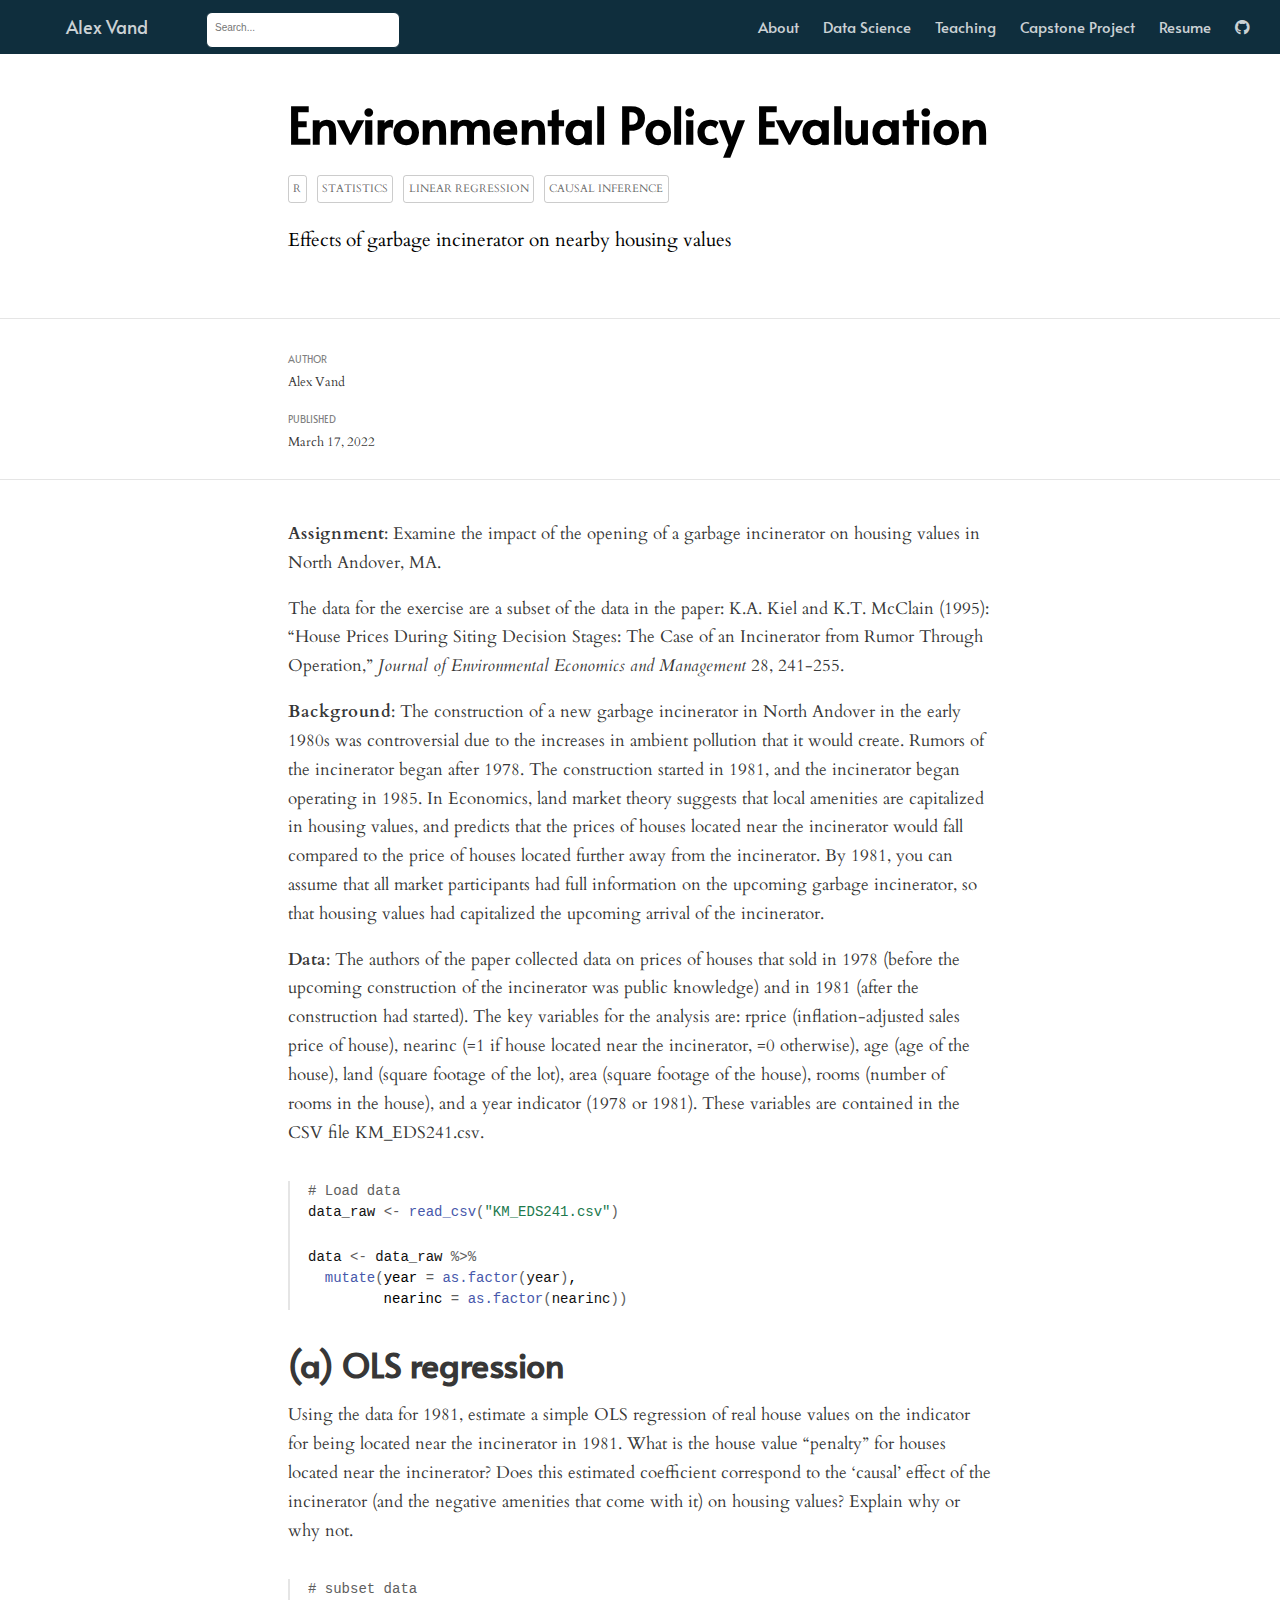
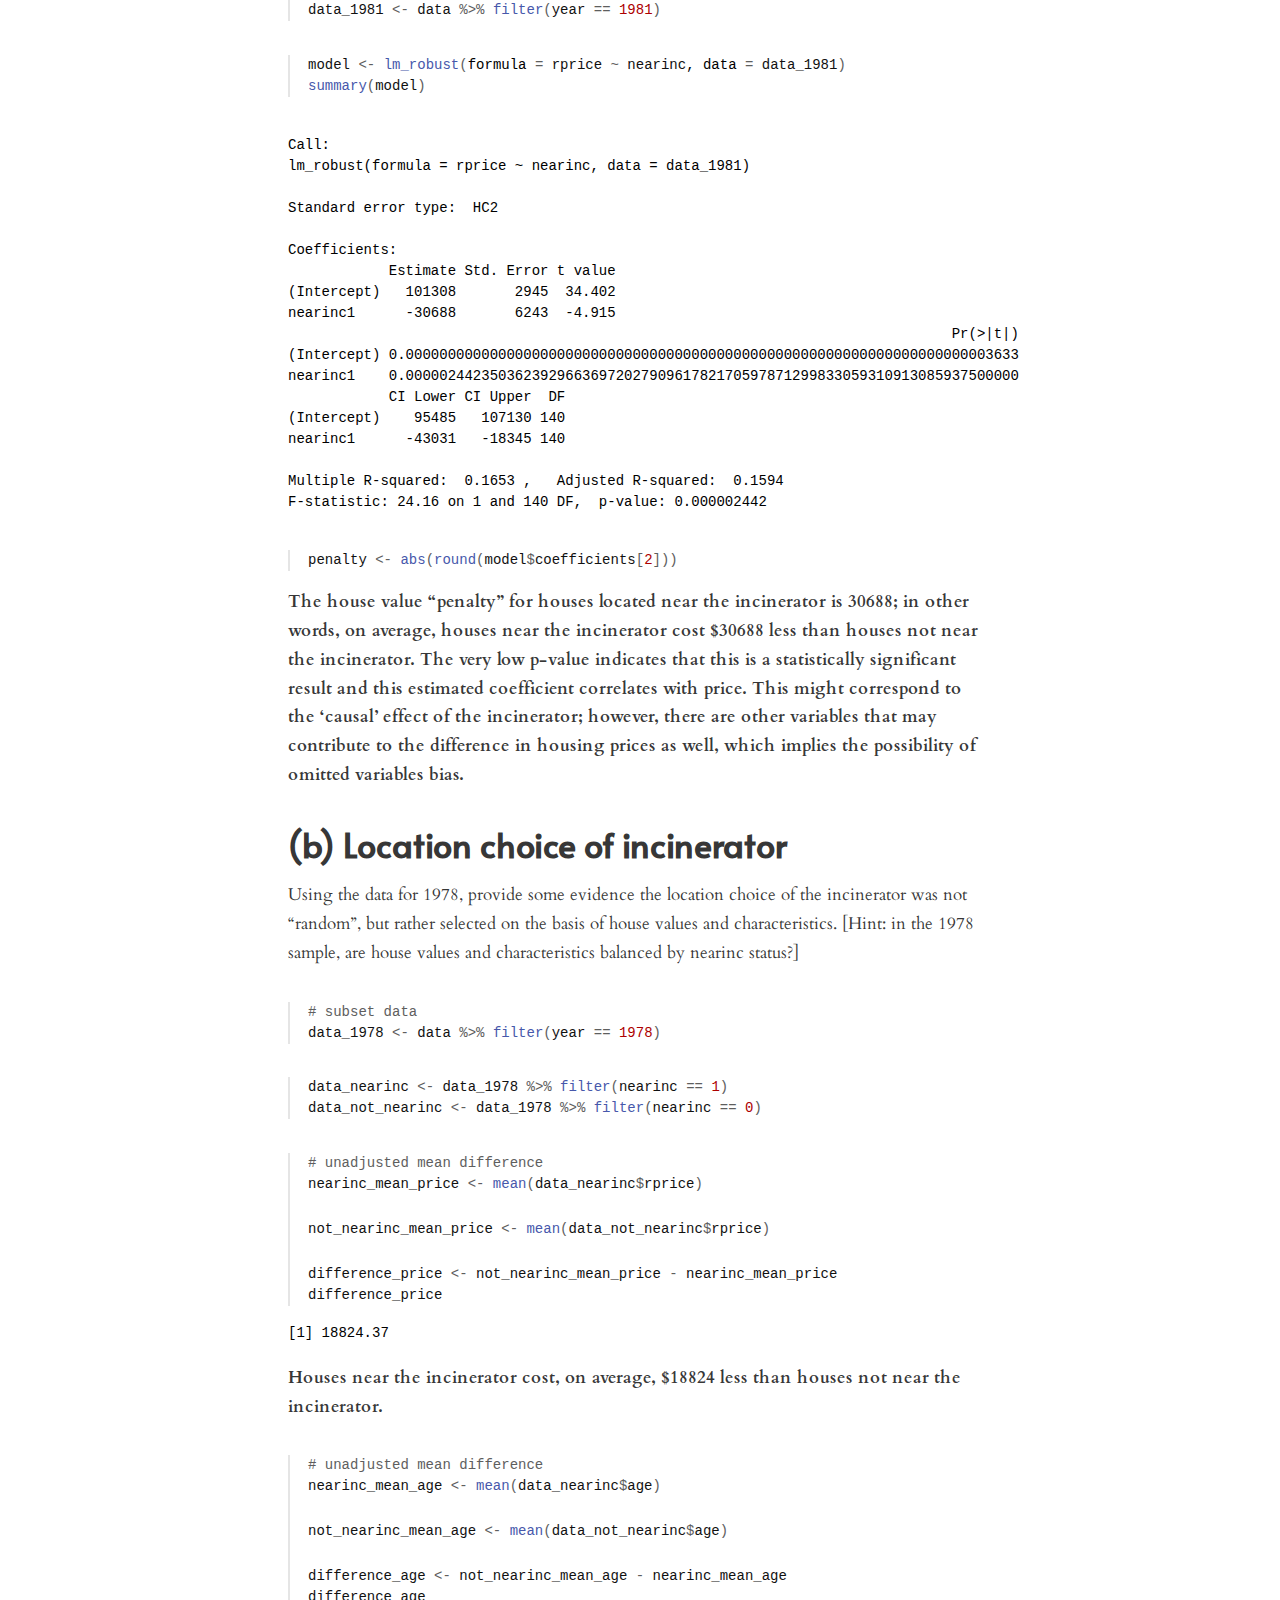
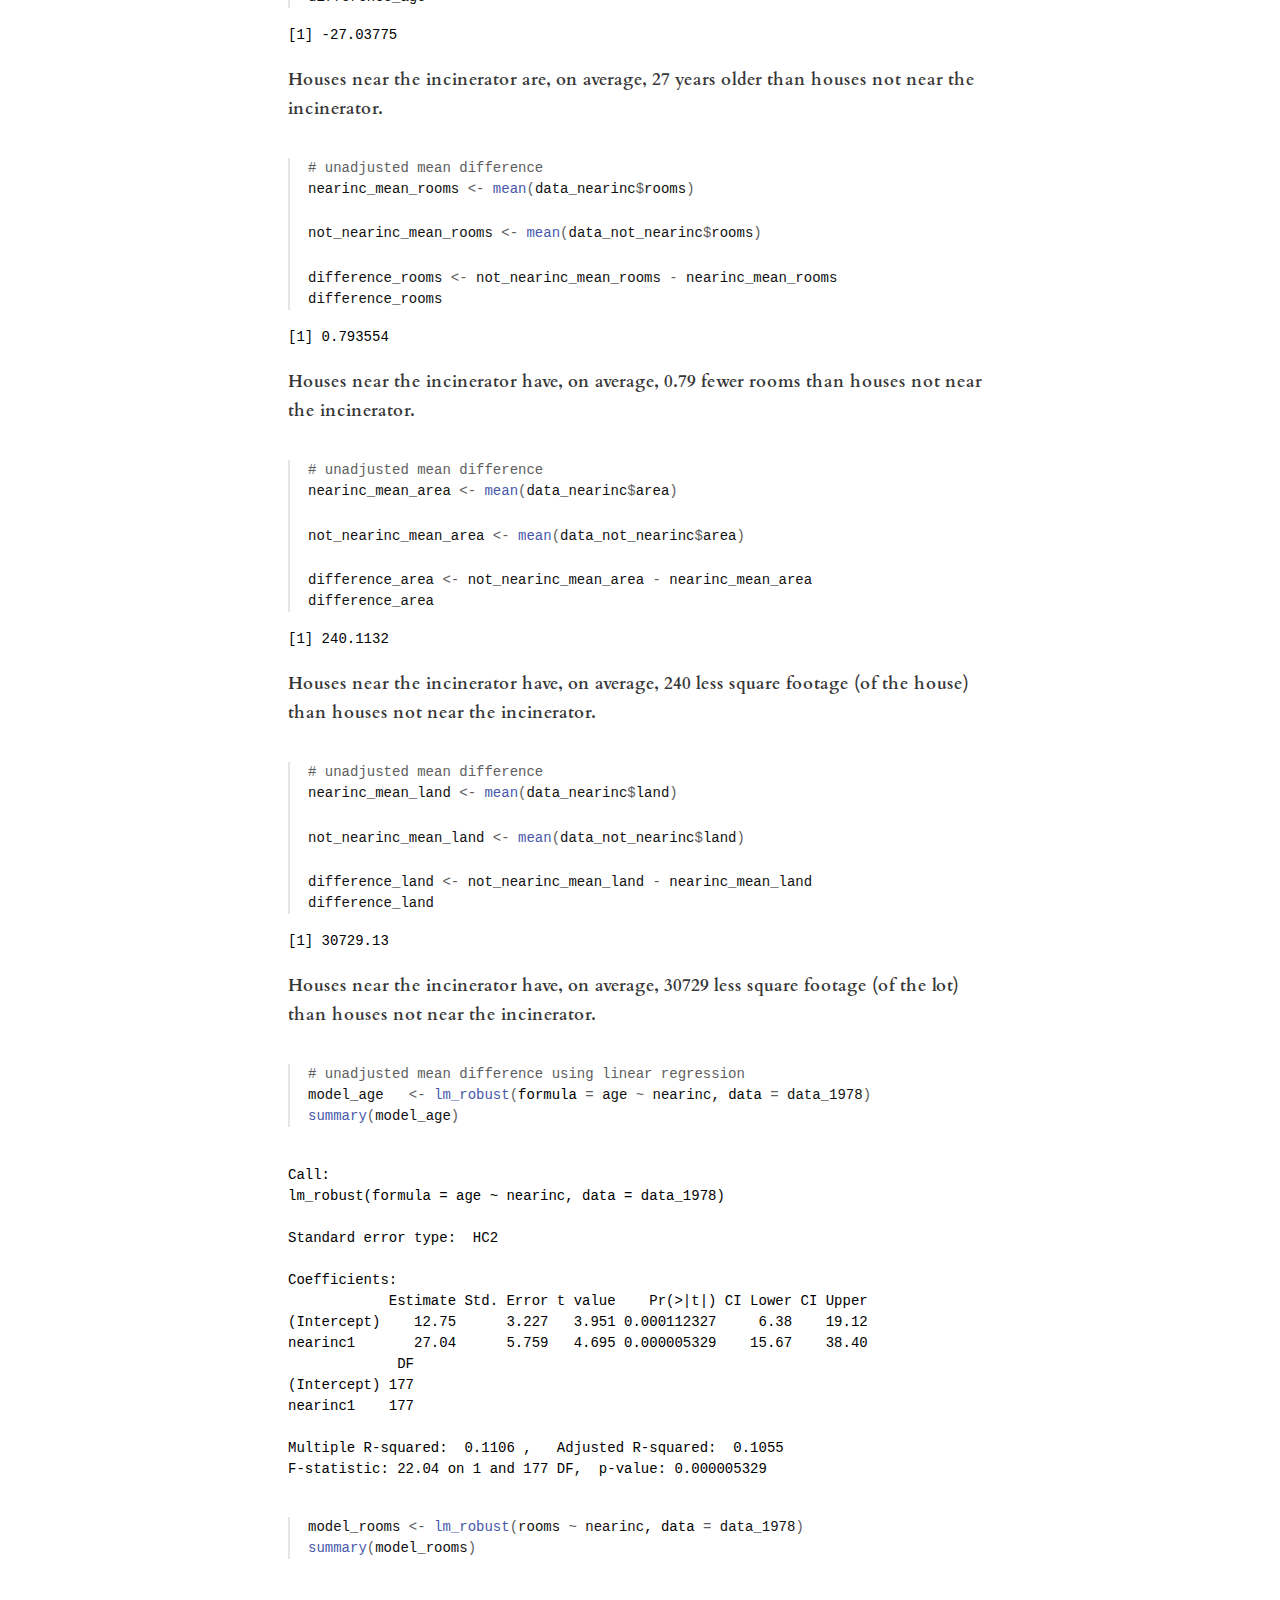
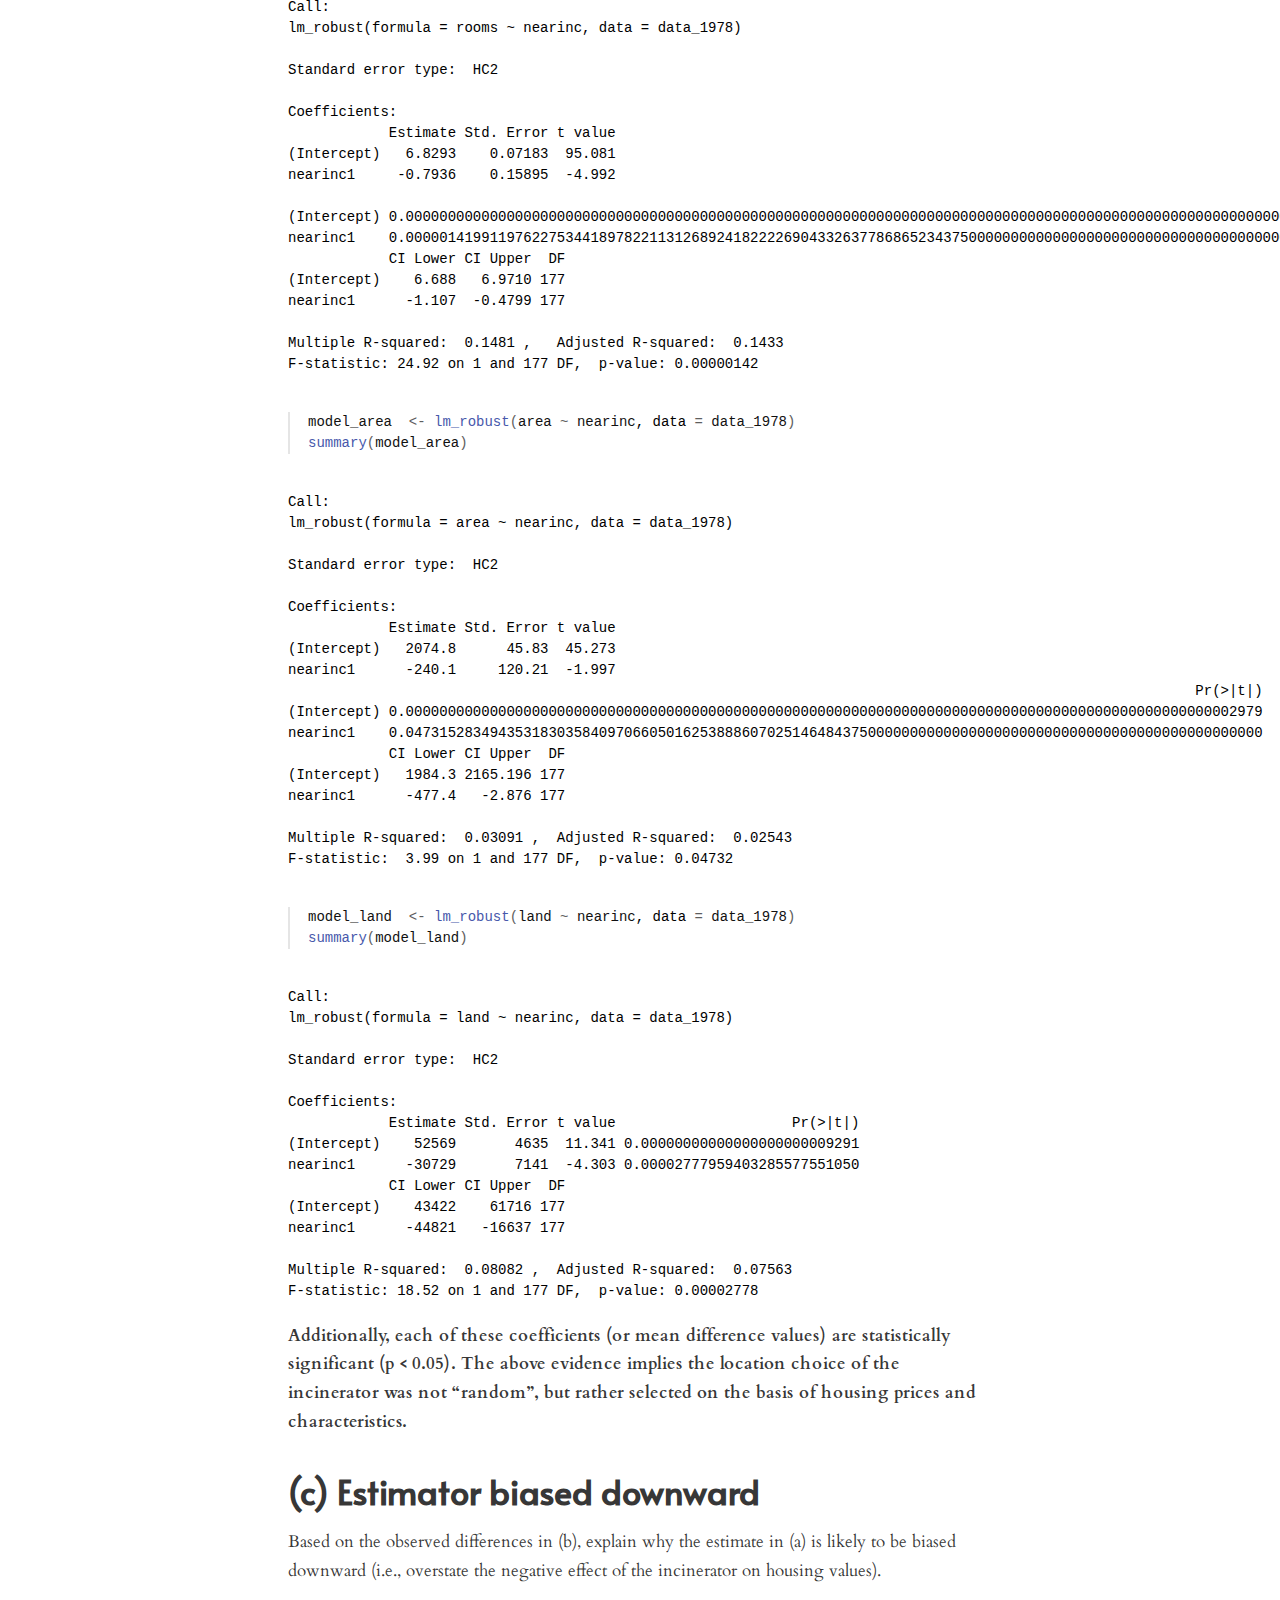
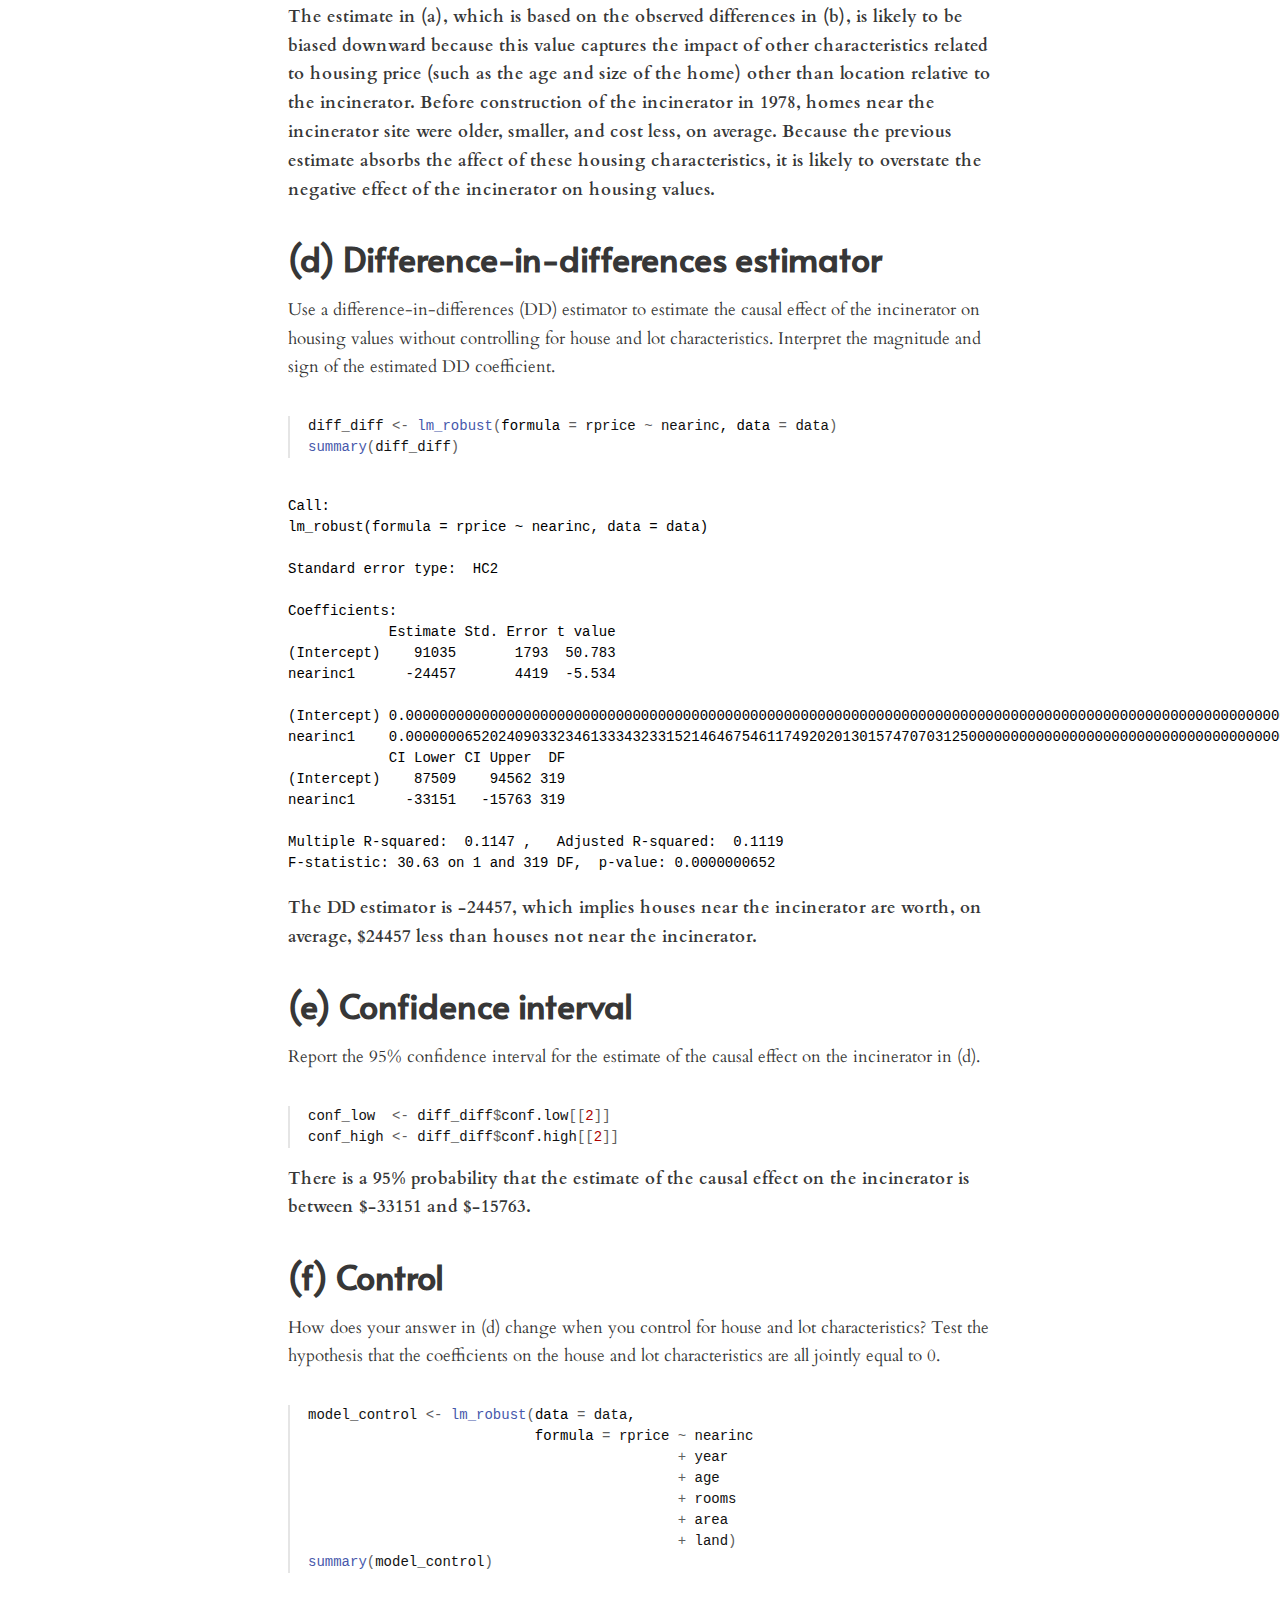
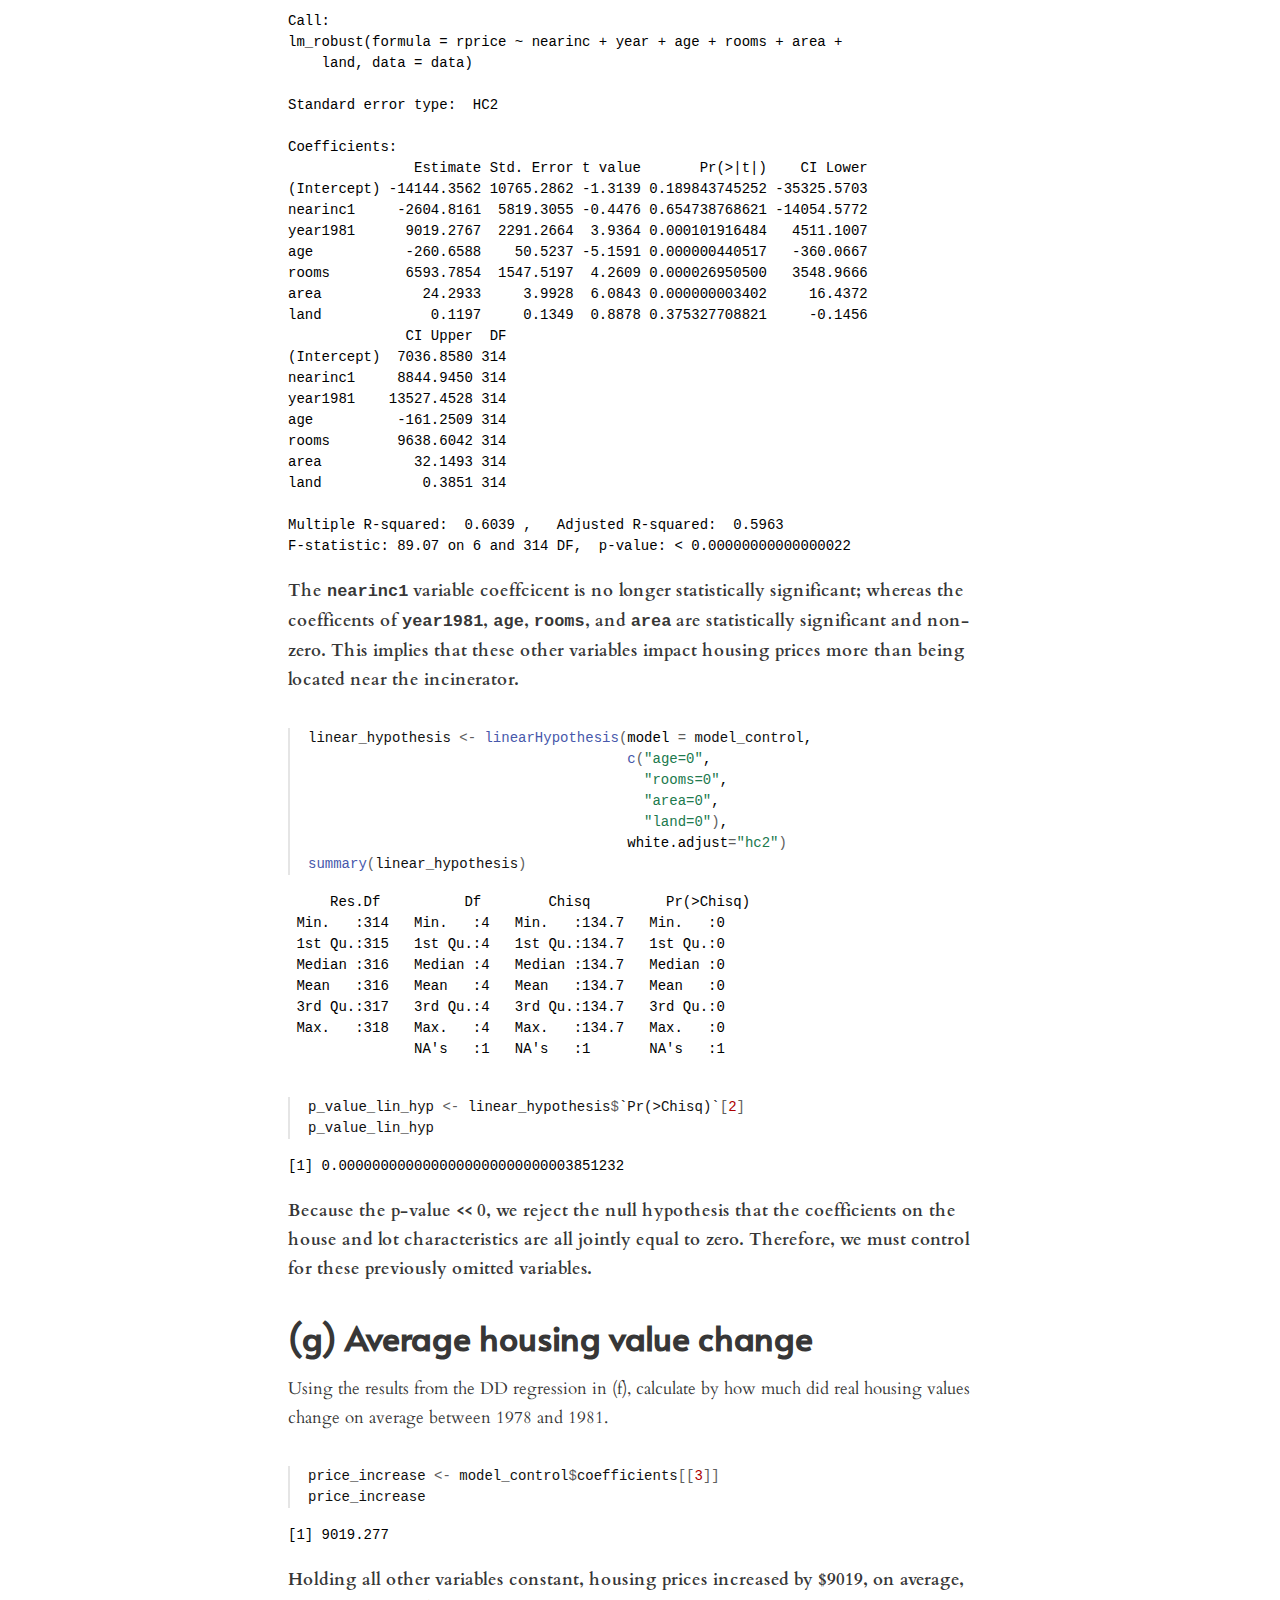
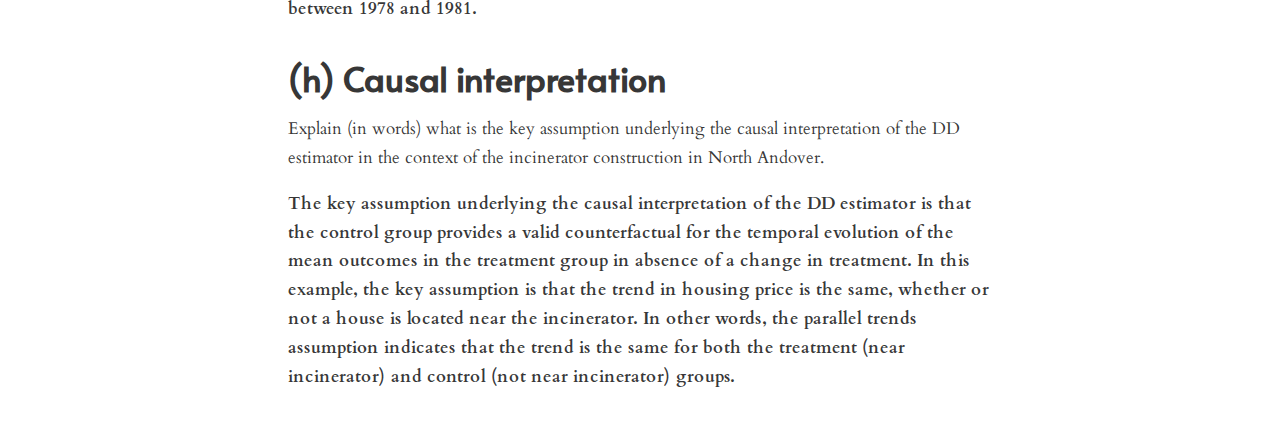
<file: docs/posts/policy_eval/index.html>
<!DOCTYPE html>

<html xmlns="http://www.w3.org/1999/xhtml" lang="" xml:lang="">

<head>
  <meta charset="utf-8"/>
  <meta name="viewport" content="width=device-width, initial-scale=1"/>
  <meta http-equiv="X-UA-Compatible" content="IE=Edge,chrome=1"/>
  <meta name="generator" content="distill" />

  <style type="text/css">
  /* Hide doc at startup (prevent jankiness while JS renders/transforms) */
  body {
    visibility: hidden;
  }
  </style>

 <!--radix_placeholder_import_source-->
 <!--/radix_placeholder_import_source-->

<style type="text/css">code{white-space: pre;}</style>
<style type="text/css" data-origin="pandoc">
pre > code.sourceCode { white-space: pre; position: relative; }
pre > code.sourceCode > span { display: inline-block; line-height: 1.25; }
pre > code.sourceCode > span:empty { height: 1.2em; }
.sourceCode { overflow: visible; }
code.sourceCode > span { color: inherit; text-decoration: inherit; }
div.sourceCode { margin: 1em 0; }
pre.sourceCode { margin: 0; }
@media screen {
div.sourceCode { overflow: auto; }
}
@media print {
pre > code.sourceCode { white-space: pre-wrap; }
pre > code.sourceCode > span { text-indent: -5em; padding-left: 5em; }
}
pre.numberSource code
  { counter-reset: source-line 0; }
pre.numberSource code > span
  { position: relative; left: -4em; counter-increment: source-line; }
pre.numberSource code > span > a:first-child::before
  { content: counter(source-line);
    position: relative; left: -1em; text-align: right; vertical-align: baseline;
    border: none; display: inline-block;
    -webkit-touch-callout: none; -webkit-user-select: none;
    -khtml-user-select: none; -moz-user-select: none;
    -ms-user-select: none; user-select: none;
    padding: 0 4px; width: 4em;
    color: #aaaaaa;
  }
pre.numberSource { margin-left: 3em; border-left: 1px solid #aaaaaa;  padding-left: 4px; }
div.sourceCode
  { color: #00769e; background-color: #f1f3f5; }
@media screen {
pre > code.sourceCode > span > a:first-child::before { text-decoration: underline; }
}
code span { color: #00769e; } /* Normal */
code span.al { color: #ad0000; } /* Alert */
code span.an { color: #5e5e5e; } /* Annotation */
code span.at { color: #657422; } /* Attribute */
code span.bn { color: #ad0000; } /* BaseN */
code span.bu { } /* BuiltIn */
code span.cf { color: #00769e; } /* ControlFlow */
code span.ch { color: #20794d; } /* Char */
code span.cn { color: #8f5902; } /* Constant */
code span.co { color: #5e5e5e; } /* Comment */
code span.cv { color: #5e5e5e; font-style: italic; } /* CommentVar */
code span.do { color: #5e5e5e; font-style: italic; } /* Documentation */
code span.dt { color: #ad0000; } /* DataType */
code span.dv { color: #ad0000; } /* DecVal */
code span.er { color: #ad0000; } /* Error */
code span.ex { } /* Extension */
code span.fl { color: #ad0000; } /* Float */
code span.fu { color: #4758ab; } /* Function */
code span.im { } /* Import */
code span.in { color: #5e5e5e; } /* Information */
code span.kw { color: #00769e; } /* Keyword */
code span.op { color: #5e5e5e; } /* Operator */
code span.ot { color: #00769e; } /* Other */
code span.pp { color: #ad0000; } /* Preprocessor */
code span.sc { color: #5e5e5e; } /* SpecialChar */
code span.ss { color: #20794d; } /* SpecialString */
code span.st { color: #20794d; } /* String */
code span.va { color: #111111; } /* Variable */
code span.vs { color: #20794d; } /* VerbatimString */
code span.wa { color: #5e5e5e; font-style: italic; } /* Warning */
</style>


  <!--radix_placeholder_meta_tags-->
<title>Alex Vand: Environmental Policy Evaluation</title>

<meta property="description" itemprop="description" content="Effects of garbage incinerator on nearby housing values"/>


<!--  https://schema.org/Article -->
<meta property="article:published" itemprop="datePublished" content="2022-03-17"/>
<meta property="article:created" itemprop="dateCreated" content="2022-03-17"/>
<meta name="article:author" content="Alex Vand"/>

<!--  https://developers.facebook.com/docs/sharing/webmasters#markup -->
<meta property="og:title" content="Alex Vand: Environmental Policy Evaluation"/>
<meta property="og:type" content="article"/>
<meta property="og:description" content="Effects of garbage incinerator on nearby housing values"/>
<meta property="og:locale" content="en_US"/>
<meta property="og:site_name" content="Alex Vand"/>

<!--  https://dev.twitter.com/cards/types/summary -->
<meta property="twitter:card" content="summary"/>
<meta property="twitter:title" content="Alex Vand: Environmental Policy Evaluation"/>
<meta property="twitter:description" content="Effects of garbage incinerator on nearby housing values"/>

<!--/radix_placeholder_meta_tags-->
  <!--radix_placeholder_rmarkdown_metadata-->

<script type="text/json" id="radix-rmarkdown-metadata">
{"type":"list","attributes":{"names":{"type":"character","attributes":{},"value":["title","description","author","date","output","categories"]}},"value":[{"type":"character","attributes":{},"value":["Environmental Policy Evaluation"]},{"type":"character","attributes":{},"value":["Effects of garbage incinerator on nearby housing values"]},{"type":"list","attributes":{},"value":[{"type":"list","attributes":{"names":{"type":"character","attributes":{},"value":["name","url"]}},"value":[{"type":"character","attributes":{},"value":["Alex Vand"]},{"type":"list","attributes":{"names":{"type":"character","attributes":{},"value":[]}},"value":[]}]}]},{"type":"character","attributes":{},"value":["2022-03-17"]},{"type":"list","attributes":{"names":{"type":"character","attributes":{},"value":["distill::distill_article"]}},"value":[{"type":"list","attributes":{"names":{"type":"character","attributes":{},"value":["self_contained"]}},"value":[{"type":"logical","attributes":{},"value":[false]}]}]},{"type":"character","attributes":{},"value":["R","statistics","linear regression","causal inference"]}]}
</script>
<!--/radix_placeholder_rmarkdown_metadata-->
  
  <script type="text/json" id="radix-resource-manifest">
  {"type":"character","attributes":{},"value":["KM_EDS241.csv","policy_eval_files/anchor-4.2.2/anchor.min.js","policy_eval_files/bowser-1.9.3/bowser.min.js","policy_eval_files/distill-2.2.21/template.v2.js","policy_eval_files/header-attrs-2.14/header-attrs.js","policy_eval_files/jquery-3.6.0/jquery-3.6.0.js","policy_eval_files/jquery-3.6.0/jquery-3.6.0.min.js","policy_eval_files/jquery-3.6.0/jquery-3.6.0.min.map","policy_eval_files/popper-2.6.0/popper.min.js","policy_eval_files/tippy-6.2.7/tippy-bundle.umd.min.js","policy_eval_files/tippy-6.2.7/tippy-light-border.css","policy_eval_files/tippy-6.2.7/tippy.css","policy_eval_files/tippy-6.2.7/tippy.umd.min.js","policy_eval_files/webcomponents-2.0.0/webcomponents.js"]}
  </script>
  <!--radix_placeholder_navigation_in_header-->
<meta name="distill:offset" content="../.."/>

<script type="application/javascript">

  window.headroom_prevent_pin = false;

  window.document.addEventListener("DOMContentLoaded", function (event) {

    // initialize headroom for banner
    var header = $('header').get(0);
    var headerHeight = header.offsetHeight;
    var headroom = new Headroom(header, {
      tolerance: 5,
      onPin : function() {
        if (window.headroom_prevent_pin) {
          window.headroom_prevent_pin = false;
          headroom.unpin();
        }
      }
    });
    headroom.init();
    if(window.location.hash)
      headroom.unpin();
    $(header).addClass('headroom--transition');

    // offset scroll location for banner on hash change
    // (see: https://github.com/WickyNilliams/headroom.js/issues/38)
    window.addEventListener("hashchange", function(event) {
      window.scrollTo(0, window.pageYOffset - (headerHeight + 25));
    });

    // responsive menu
    $('.distill-site-header').each(function(i, val) {
      var topnav = $(this);
      var toggle = topnav.find('.nav-toggle');
      toggle.on('click', function() {
        topnav.toggleClass('responsive');
      });
    });

    // nav dropdowns
    $('.nav-dropbtn').click(function(e) {
      $(this).next('.nav-dropdown-content').toggleClass('nav-dropdown-active');
      $(this).parent().siblings('.nav-dropdown')
         .children('.nav-dropdown-content').removeClass('nav-dropdown-active');
    });
    $("body").click(function(e){
      $('.nav-dropdown-content').removeClass('nav-dropdown-active');
    });
    $(".nav-dropdown").click(function(e){
      e.stopPropagation();
    });
  });
</script>

<style type="text/css">

/* Theme (user-documented overrideables for nav appearance) */

.distill-site-nav {
  color: rgba(255, 255, 255, 0.8);
  background-color: #0F2E3D;
  font-size: 15px;
  font-weight: 300;
}

.distill-site-nav a {
  color: inherit;
  text-decoration: none;
}

.distill-site-nav a:hover {
  color: white;
}

@media print {
  .distill-site-nav {
    display: none;
  }
}

.distill-site-header {

}

.distill-site-footer {

}


/* Site Header */

.distill-site-header {
  width: 100%;
  box-sizing: border-box;
  z-index: 3;
}

.distill-site-header .nav-left {
  display: inline-block;
  margin-left: 8px;
}

@media screen and (max-width: 768px) {
  .distill-site-header .nav-left {
    margin-left: 0;
  }
}


.distill-site-header .nav-right {
  float: right;
  margin-right: 8px;
}

.distill-site-header a,
.distill-site-header .title {
  display: inline-block;
  text-align: center;
  padding: 14px 10px 14px 10px;
}

.distill-site-header .title {
  font-size: 18px;
  min-width: 150px;
}

.distill-site-header .logo {
  padding: 0;
}

.distill-site-header .logo img {
  display: none;
  max-height: 20px;
  width: auto;
  margin-bottom: -4px;
}

.distill-site-header .nav-image img {
  max-height: 18px;
  width: auto;
  display: inline-block;
  margin-bottom: -3px;
}



@media screen and (min-width: 1000px) {
  .distill-site-header .logo img {
    display: inline-block;
  }
  .distill-site-header .nav-left {
    margin-left: 20px;
  }
  .distill-site-header .nav-right {
    margin-right: 20px;
  }
  .distill-site-header .title {
    padding-left: 12px;
  }
}


.distill-site-header .nav-toggle {
  display: none;
}

.nav-dropdown {
  display: inline-block;
  position: relative;
}

.nav-dropdown .nav-dropbtn {
  border: none;
  outline: none;
  color: rgba(255, 255, 255, 0.8);
  padding: 16px 10px;
  background-color: transparent;
  font-family: inherit;
  font-size: inherit;
  font-weight: inherit;
  margin: 0;
  margin-top: 1px;
  z-index: 2;
}

.nav-dropdown-content {
  display: none;
  position: absolute;
  background-color: white;
  min-width: 200px;
  border: 1px solid rgba(0,0,0,0.15);
  border-radius: 4px;
  box-shadow: 0px 8px 16px 0px rgba(0,0,0,0.1);
  z-index: 1;
  margin-top: 2px;
  white-space: nowrap;
  padding-top: 4px;
  padding-bottom: 4px;
}

.nav-dropdown-content hr {
  margin-top: 4px;
  margin-bottom: 4px;
  border: none;
  border-bottom: 1px solid rgba(0, 0, 0, 0.1);
}

.nav-dropdown-active {
  display: block;
}

.nav-dropdown-content a, .nav-dropdown-content .nav-dropdown-header {
  color: black;
  padding: 6px 24px;
  text-decoration: none;
  display: block;
  text-align: left;
}

.nav-dropdown-content .nav-dropdown-header {
  display: block;
  padding: 5px 24px;
  padding-bottom: 0;
  text-transform: uppercase;
  font-size: 14px;
  color: #999999;
  white-space: nowrap;
}

.nav-dropdown:hover .nav-dropbtn {
  color: white;
}

.nav-dropdown-content a:hover {
  background-color: #ddd;
  color: black;
}

.nav-right .nav-dropdown-content {
  margin-left: -45%;
  right: 0;
}

@media screen and (max-width: 768px) {
  .distill-site-header a, .distill-site-header .nav-dropdown  {display: none;}
  .distill-site-header a.nav-toggle {
    float: right;
    display: block;
  }
  .distill-site-header .title {
    margin-left: 0;
  }
  .distill-site-header .nav-right {
    margin-right: 0;
  }
  .distill-site-header {
    overflow: hidden;
  }
  .nav-right .nav-dropdown-content {
    margin-left: 0;
  }
}


@media screen and (max-width: 768px) {
  .distill-site-header.responsive {position: relative; min-height: 500px; }
  .distill-site-header.responsive a.nav-toggle {
    position: absolute;
    right: 0;
    top: 0;
  }
  .distill-site-header.responsive a,
  .distill-site-header.responsive .nav-dropdown {
    display: block;
    text-align: left;
  }
  .distill-site-header.responsive .nav-left,
  .distill-site-header.responsive .nav-right {
    width: 100%;
  }
  .distill-site-header.responsive .nav-dropdown {float: none;}
  .distill-site-header.responsive .nav-dropdown-content {position: relative;}
  .distill-site-header.responsive .nav-dropdown .nav-dropbtn {
    display: block;
    width: 100%;
    text-align: left;
  }
}

/* Site Footer */

.distill-site-footer {
  width: 100%;
  overflow: hidden;
  box-sizing: border-box;
  z-index: 3;
  margin-top: 30px;
  padding-top: 30px;
  padding-bottom: 30px;
  text-align: center;
}

/* Headroom */

d-title {
  padding-top: 6rem;
}

@media print {
  d-title {
    padding-top: 4rem;
  }
}

.headroom {
  z-index: 1000;
  position: fixed;
  top: 0;
  left: 0;
  right: 0;
}

.headroom--transition {
  transition: all .4s ease-in-out;
}

.headroom--unpinned {
  top: -100px;
}

.headroom--pinned {
  top: 0;
}

/* adjust viewport for navbar height */
/* helps vertically center bootstrap (non-distill) content */
.min-vh-100 {
  min-height: calc(100vh - 100px) !important;
}

</style>

<script src="../../site_libs/jquery-3.6.0/jquery-3.6.0.min.js"></script>
<link href="../../site_libs/font-awesome-5.1.0/css/all.css" rel="stylesheet"/>
<link href="../../site_libs/font-awesome-5.1.0/css/v4-shims.css" rel="stylesheet"/>
<script src="../../site_libs/headroom-0.9.4/headroom.min.js"></script>
<script src="../../site_libs/autocomplete-0.37.1/autocomplete.min.js"></script>
<script src="../../site_libs/fuse-6.4.1/fuse.min.js"></script>

<script type="application/javascript">

function getMeta(metaName) {
  var metas = document.getElementsByTagName('meta');
  for (let i = 0; i < metas.length; i++) {
    if (metas[i].getAttribute('name') === metaName) {
      return metas[i].getAttribute('content');
    }
  }
  return '';
}

function offsetURL(url) {
  var offset = getMeta('distill:offset');
  return offset ? offset + '/' + url : url;
}

function createFuseIndex() {

  // create fuse index
  var options = {
    keys: [
      { name: 'title', weight: 20 },
      { name: 'categories', weight: 15 },
      { name: 'description', weight: 10 },
      { name: 'contents', weight: 5 },
    ],
    ignoreLocation: true,
    threshold: 0
  };
  var fuse = new window.Fuse([], options);

  // fetch the main search.json
  return fetch(offsetURL('search.json'))
    .then(function(response) {
      if (response.status == 200) {
        return response.json().then(function(json) {
          // index main articles
          json.articles.forEach(function(article) {
            fuse.add(article);
          });
          // download collections and index their articles
          return Promise.all(json.collections.map(function(collection) {
            return fetch(offsetURL(collection)).then(function(response) {
              if (response.status === 200) {
                return response.json().then(function(articles) {
                  articles.forEach(function(article) {
                    fuse.add(article);
                  });
                })
              } else {
                return Promise.reject(
                  new Error('Unexpected status from search index request: ' +
                            response.status)
                );
              }
            });
          })).then(function() {
            return fuse;
          });
        });

      } else {
        return Promise.reject(
          new Error('Unexpected status from search index request: ' +
                      response.status)
        );
      }
    });
}

window.document.addEventListener("DOMContentLoaded", function (event) {

  // get search element (bail if we don't have one)
  var searchEl = window.document.getElementById('distill-search');
  if (!searchEl)
    return;

  createFuseIndex()
    .then(function(fuse) {

      // make search box visible
      searchEl.classList.remove('hidden');

      // initialize autocomplete
      var options = {
        autoselect: true,
        hint: false,
        minLength: 2,
      };
      window.autocomplete(searchEl, options, [{
        source: function(query, callback) {
          const searchOptions = {
            isCaseSensitive: false,
            shouldSort: true,
            minMatchCharLength: 2,
            limit: 10,
          };
          var results = fuse.search(query, searchOptions);
          callback(results
            .map(function(result) { return result.item; })
          );
        },
        templates: {
          suggestion: function(suggestion) {
            var img = suggestion.preview && Object.keys(suggestion.preview).length > 0
              ? `<img src="${offsetURL(suggestion.preview)}"</img>`
              : '';
            var html = `
              <div class="search-item">
                <h3>${suggestion.title}</h3>
                <div class="search-item-description">
                  ${suggestion.description || ''}
                </div>
                <div class="search-item-preview">
                  ${img}
                </div>
              </div>
            `;
            return html;
          }
        }
      }]).on('autocomplete:selected', function(event, suggestion) {
        window.location.href = offsetURL(suggestion.path);
      });
      // remove inline display style on autocompleter (we want to
      // manage responsive display via css)
      $('.algolia-autocomplete').css("display", "");
    })
    .catch(function(error) {
      console.log(error);
    });

});

</script>

<style type="text/css">

.nav-search {
  font-size: x-small;
}

/* Algolioa Autocomplete */

.algolia-autocomplete {
  display: inline-block;
  margin-left: 10px;
  vertical-align: sub;
  background-color: white;
  color: black;
  padding: 6px;
  padding-top: 8px;
  padding-bottom: 0;
  border-radius: 6px;
  border: 1px #0F2E3D solid;
  width: 180px;
}


@media screen and (max-width: 768px) {
  .distill-site-nav .algolia-autocomplete {
    display: none;
    visibility: hidden;
  }
  .distill-site-nav.responsive .algolia-autocomplete {
    display: inline-block;
    visibility: visible;
  }
  .distill-site-nav.responsive .algolia-autocomplete .aa-dropdown-menu {
    margin-left: 0;
    width: 400px;
    max-height: 400px;
  }
}

.algolia-autocomplete .aa-input, .algolia-autocomplete .aa-hint {
  width: 90%;
  outline: none;
  border: none;
}

.algolia-autocomplete .aa-hint {
  color: #999;
}
.algolia-autocomplete .aa-dropdown-menu {
  width: 550px;
  max-height: 70vh;
  overflow-x: visible;
  overflow-y: scroll;
  padding: 5px;
  margin-top: 3px;
  margin-left: -150px;
  background-color: #fff;
  border-radius: 5px;
  border: 1px solid #999;
  border-top: none;
}

.algolia-autocomplete .aa-dropdown-menu .aa-suggestion {
  cursor: pointer;
  padding: 5px 4px;
  border-bottom: 1px solid #eee;
}

.algolia-autocomplete .aa-dropdown-menu .aa-suggestion:last-of-type {
  border-bottom: none;
  margin-bottom: 2px;
}

.algolia-autocomplete .aa-dropdown-menu .aa-suggestion .search-item {
  overflow: hidden;
  font-size: 0.8em;
  line-height: 1.4em;
}

.algolia-autocomplete .aa-dropdown-menu .aa-suggestion .search-item h3 {
  font-size: 1rem;
  margin-block-start: 0;
  margin-block-end: 5px;
}

.algolia-autocomplete .aa-dropdown-menu .aa-suggestion .search-item-description {
  display: inline-block;
  overflow: hidden;
  height: 2.8em;
  width: 80%;
  margin-right: 4%;
}

.algolia-autocomplete .aa-dropdown-menu .aa-suggestion .search-item-preview {
  display: inline-block;
  width: 15%;
}

.algolia-autocomplete .aa-dropdown-menu .aa-suggestion .search-item-preview img {
  height: 3em;
  width: auto;
  display: none;
}

.algolia-autocomplete .aa-dropdown-menu .aa-suggestion .search-item-preview img[src] {
  display: initial;
}

.algolia-autocomplete .aa-dropdown-menu .aa-suggestion.aa-cursor {
  background-color: #eee;
}
.algolia-autocomplete .aa-dropdown-menu .aa-suggestion em {
  font-weight: bold;
  font-style: normal;
}

</style>


<!--/radix_placeholder_navigation_in_header-->
  <!--radix_placeholder_distill-->

<style type="text/css">

body {
  background-color: white;
}

.pandoc-table {
  width: 100%;
}

.pandoc-table>caption {
  margin-bottom: 10px;
}

.pandoc-table th:not([align]) {
  text-align: left;
}

.pagedtable-footer {
  font-size: 15px;
}

d-byline .byline {
  grid-template-columns: 2fr 2fr;
}

d-byline .byline h3 {
  margin-block-start: 1.5em;
}

d-byline .byline .authors-affiliations h3 {
  margin-block-start: 0.5em;
}

.authors-affiliations .orcid-id {
  width: 16px;
  height:16px;
  margin-left: 4px;
  margin-right: 4px;
  vertical-align: middle;
  padding-bottom: 2px;
}

d-title .dt-tags {
  margin-top: 1em;
  grid-column: text;
}

.dt-tags .dt-tag {
  text-decoration: none;
  display: inline-block;
  color: rgba(0,0,0,0.6);
  padding: 0em 0.4em;
  margin-right: 0.5em;
  margin-bottom: 0.4em;
  font-size: 70%;
  border: 1px solid rgba(0,0,0,0.2);
  border-radius: 3px;
  text-transform: uppercase;
  font-weight: 500;
}

d-article table.gt_table td,
d-article table.gt_table th {
  border-bottom: none;
  font-size: 100%;
}

.html-widget {
  margin-bottom: 2.0em;
}

.l-screen-inset {
  padding-right: 16px;
}

.l-screen .caption {
  margin-left: 10px;
}

.shaded {
  background: rgb(247, 247, 247);
  padding-top: 20px;
  padding-bottom: 20px;
  border-top: 1px solid rgba(0, 0, 0, 0.1);
  border-bottom: 1px solid rgba(0, 0, 0, 0.1);
}

.shaded .html-widget {
  margin-bottom: 0;
  border: 1px solid rgba(0, 0, 0, 0.1);
}

.shaded .shaded-content {
  background: white;
}

.text-output {
  margin-top: 0;
  line-height: 1.5em;
}

.hidden {
  display: none !important;
}

d-article {
  padding-top: 2.5rem;
  padding-bottom: 30px;
}

d-appendix {
  padding-top: 30px;
}

d-article>p>img {
  width: 100%;
}

d-article h2 {
  margin: 1rem 0 1.5rem 0;
}

d-article h3 {
  margin-top: 1.5rem;
}

d-article iframe {
  border: 1px solid rgba(0, 0, 0, 0.1);
  margin-bottom: 2.0em;
  width: 100%;
}

/* Tweak code blocks */

d-article div.sourceCode code,
d-article pre code {
  font-family: Consolas, Monaco, 'Andale Mono', 'Ubuntu Mono', monospace;
}

d-article pre,
d-article div.sourceCode,
d-article div.sourceCode pre {
  overflow: auto;
}

d-article div.sourceCode {
  background-color: white;
}

d-article div.sourceCode pre {
  padding-left: 10px;
  font-size: 12px;
  border-left: 2px solid rgba(0,0,0,0.1);
}

d-article pre {
  font-size: 12px;
  color: black;
  background: none;
  margin-top: 0;
  text-align: left;
  white-space: pre;
  word-spacing: normal;
  word-break: normal;
  word-wrap: normal;
  line-height: 1.5;

  -moz-tab-size: 4;
  -o-tab-size: 4;
  tab-size: 4;

  -webkit-hyphens: none;
  -moz-hyphens: none;
  -ms-hyphens: none;
  hyphens: none;
}

d-article pre a {
  border-bottom: none;
}

d-article pre a:hover {
  border-bottom: none;
  text-decoration: underline;
}

d-article details {
  grid-column: text;
  margin-bottom: 0.8em;
}

@media(min-width: 768px) {

d-article pre,
d-article div.sourceCode,
d-article div.sourceCode pre {
  overflow: visible !important;
}

d-article div.sourceCode pre {
  padding-left: 18px;
  font-size: 14px;
}

d-article pre {
  font-size: 14px;
}

}

figure img.external {
  background: white;
  border: 1px solid rgba(0, 0, 0, 0.1);
  box-shadow: 0 1px 8px rgba(0, 0, 0, 0.1);
  padding: 18px;
  box-sizing: border-box;
}

/* CSS for d-contents */

.d-contents {
  grid-column: text;
  color: rgba(0,0,0,0.8);
  font-size: 0.9em;
  padding-bottom: 1em;
  margin-bottom: 1em;
  padding-bottom: 0.5em;
  margin-bottom: 1em;
  padding-left: 0.25em;
  justify-self: start;
}

@media(min-width: 1000px) {
  .d-contents.d-contents-float {
    height: 0;
    grid-column-start: 1;
    grid-column-end: 4;
    justify-self: center;
    padding-right: 3em;
    padding-left: 2em;
  }
}

.d-contents nav h3 {
  font-size: 18px;
  margin-top: 0;
  margin-bottom: 1em;
}

.d-contents li {
  list-style-type: none
}

.d-contents nav > ul {
  padding-left: 0;
}

.d-contents ul {
  padding-left: 1em
}

.d-contents nav ul li {
  margin-top: 0.6em;
  margin-bottom: 0.2em;
}

.d-contents nav a {
  font-size: 13px;
  border-bottom: none;
  text-decoration: none
  color: rgba(0, 0, 0, 0.8);
}

.d-contents nav a:hover {
  text-decoration: underline solid rgba(0, 0, 0, 0.6)
}

.d-contents nav > ul > li > a {
  font-weight: 600;
}

.d-contents nav > ul > li > ul {
  font-weight: inherit;
}

.d-contents nav > ul > li > ul > li {
  margin-top: 0.2em;
}


.d-contents nav ul {
  margin-top: 0;
  margin-bottom: 0.25em;
}

.d-article-with-toc h2:nth-child(2) {
  margin-top: 0;
}


/* Figure */

.figure {
  position: relative;
  margin-bottom: 2.5em;
  margin-top: 1.5em;
}

.figure .caption {
  color: rgba(0, 0, 0, 0.6);
  font-size: 12px;
  line-height: 1.5em;
}

.figure img.external {
  background: white;
  border: 1px solid rgba(0, 0, 0, 0.1);
  box-shadow: 0 1px 8px rgba(0, 0, 0, 0.1);
  padding: 18px;
  box-sizing: border-box;
}

.figure .caption a {
  color: rgba(0, 0, 0, 0.6);
}

.figure .caption b,
.figure .caption strong, {
  font-weight: 600;
  color: rgba(0, 0, 0, 1.0);
}

/* Citations */

d-article .citation {
  color: inherit;
  cursor: inherit;
}

div.hanging-indent{
  margin-left: 1em; text-indent: -1em;
}

/* Citation hover box */

.tippy-box[data-theme~=light-border] {
  background-color: rgba(250, 250, 250, 0.95);
}

.tippy-content > p {
  margin-bottom: 0;
  padding: 2px;
}


/* Tweak 1000px media break to show more text */

@media(min-width: 1000px) {
  .base-grid,
  distill-header,
  d-title,
  d-abstract,
  d-article,
  d-appendix,
  distill-appendix,
  d-byline,
  d-footnote-list,
  d-citation-list,
  distill-footer {
    grid-template-columns: [screen-start] 1fr [page-start kicker-start] 80px [middle-start] 50px [text-start kicker-end] 65px 65px 65px 65px 65px 65px 65px 65px [text-end gutter-start] 65px [middle-end] 65px [page-end gutter-end] 1fr [screen-end];
    grid-column-gap: 16px;
  }

  .grid {
    grid-column-gap: 16px;
  }

  d-article {
    font-size: 1.06rem;
    line-height: 1.7em;
  }
  figure .caption, .figure .caption, figure figcaption {
    font-size: 13px;
  }
}

@media(min-width: 1180px) {
  .base-grid,
  distill-header,
  d-title,
  d-abstract,
  d-article,
  d-appendix,
  distill-appendix,
  d-byline,
  d-footnote-list,
  d-citation-list,
  distill-footer {
    grid-template-columns: [screen-start] 1fr [page-start kicker-start] 60px [middle-start] 60px [text-start kicker-end] 60px 60px 60px 60px 60px 60px 60px 60px [text-end gutter-start] 60px [middle-end] 60px [page-end gutter-end] 1fr [screen-end];
    grid-column-gap: 32px;
  }

  .grid {
    grid-column-gap: 32px;
  }
}


/* Get the citation styles for the appendix (not auto-injected on render since
   we do our own rendering of the citation appendix) */

d-appendix .citation-appendix,
.d-appendix .citation-appendix {
  font-size: 11px;
  line-height: 15px;
  border-left: 1px solid rgba(0, 0, 0, 0.1);
  padding-left: 18px;
  border: 1px solid rgba(0,0,0,0.1);
  background: rgba(0, 0, 0, 0.02);
  padding: 10px 18px;
  border-radius: 3px;
  color: rgba(150, 150, 150, 1);
  overflow: hidden;
  margin-top: -12px;
  white-space: pre-wrap;
  word-wrap: break-word;
}

/* Include appendix styles here so they can be overridden */

d-appendix {
  contain: layout style;
  font-size: 0.8em;
  line-height: 1.7em;
  margin-top: 60px;
  margin-bottom: 0;
  border-top: 1px solid rgba(0, 0, 0, 0.1);
  color: rgba(0,0,0,0.5);
  padding-top: 60px;
  padding-bottom: 48px;
}

d-appendix h3 {
  grid-column: page-start / text-start;
  font-size: 15px;
  font-weight: 500;
  margin-top: 1em;
  margin-bottom: 0;
  color: rgba(0,0,0,0.65);
}

d-appendix h3 + * {
  margin-top: 1em;
}

d-appendix ol {
  padding: 0 0 0 15px;
}

@media (min-width: 768px) {
  d-appendix ol {
    padding: 0 0 0 30px;
    margin-left: -30px;
  }
}

d-appendix li {
  margin-bottom: 1em;
}

d-appendix a {
  color: rgba(0, 0, 0, 0.6);
}

d-appendix > * {
  grid-column: text;
}

d-appendix > d-footnote-list,
d-appendix > d-citation-list,
d-appendix > distill-appendix {
  grid-column: screen;
}

/* Include footnote styles here so they can be overridden */

d-footnote-list {
  contain: layout style;
}

d-footnote-list > * {
  grid-column: text;
}

d-footnote-list a.footnote-backlink {
  color: rgba(0,0,0,0.3);
  padding-left: 0.5em;
}



/* Anchor.js */

.anchorjs-link {
  /*transition: all .25s linear; */
  text-decoration: none;
  border-bottom: none;
}
*:hover > .anchorjs-link {
  margin-left: -1.125em !important;
  text-decoration: none;
  border-bottom: none;
}

/* Social footer */

.social_footer {
  margin-top: 30px;
  margin-bottom: 0;
  color: rgba(0,0,0,0.67);
}

.disqus-comments {
  margin-right: 30px;
}

.disqus-comment-count {
  border-bottom: 1px solid rgba(0, 0, 0, 0.4);
  cursor: pointer;
}

#disqus_thread {
  margin-top: 30px;
}

.article-sharing a {
  border-bottom: none;
  margin-right: 8px;
}

.article-sharing a:hover {
  border-bottom: none;
}

.sidebar-section.subscribe {
  font-size: 12px;
  line-height: 1.6em;
}

.subscribe p {
  margin-bottom: 0.5em;
}


.article-footer .subscribe {
  font-size: 15px;
  margin-top: 45px;
}


.sidebar-section.custom {
  font-size: 12px;
  line-height: 1.6em;
}

.custom p {
  margin-bottom: 0.5em;
}

/* Styles for listing layout (hide title) */
.layout-listing d-title, .layout-listing .d-title {
  display: none;
}

/* Styles for posts lists (not auto-injected) */


.posts-with-sidebar {
  padding-left: 45px;
  padding-right: 45px;
}

.posts-list .description h2,
.posts-list .description p {
  font-family: -apple-system, BlinkMacSystemFont, "Segoe UI", Roboto, Oxygen, Ubuntu, Cantarell, "Fira Sans", "Droid Sans", "Helvetica Neue", Arial, sans-serif;
}

.posts-list .description h2 {
  font-weight: 700;
  border-bottom: none;
  padding-bottom: 0;
}

.posts-list h2.post-tag {
  border-bottom: 1px solid rgba(0, 0, 0, 0.2);
  padding-bottom: 12px;
}
.posts-list {
  margin-top: 60px;
  margin-bottom: 24px;
}

.posts-list .post-preview {
  text-decoration: none;
  overflow: hidden;
  display: block;
  border-bottom: 1px solid rgba(0, 0, 0, 0.1);
  padding: 24px 0;
}

.post-preview-last {
  border-bottom: none !important;
}

.posts-list .posts-list-caption {
  grid-column: screen;
  font-weight: 400;
}

.posts-list .post-preview h2 {
  margin: 0 0 6px 0;
  line-height: 1.2em;
  font-style: normal;
  font-size: 24px;
}

.posts-list .post-preview p {
  margin: 0 0 12px 0;
  line-height: 1.4em;
  font-size: 16px;
}

.posts-list .post-preview .thumbnail {
  box-sizing: border-box;
  margin-bottom: 24px;
  position: relative;
  max-width: 500px;
}
.posts-list .post-preview img {
  width: 100%;
  display: block;
}

.posts-list .metadata {
  font-size: 12px;
  line-height: 1.4em;
  margin-bottom: 18px;
}

.posts-list .metadata > * {
  display: inline-block;
}

.posts-list .metadata .publishedDate {
  margin-right: 2em;
}

.posts-list .metadata .dt-authors {
  display: block;
  margin-top: 0.3em;
  margin-right: 2em;
}

.posts-list .dt-tags {
  display: block;
  line-height: 1em;
}

.posts-list .dt-tags .dt-tag {
  display: inline-block;
  color: rgba(0,0,0,0.6);
  padding: 0.3em 0.4em;
  margin-right: 0.2em;
  margin-bottom: 0.4em;
  font-size: 60%;
  border: 1px solid rgba(0,0,0,0.2);
  border-radius: 3px;
  text-transform: uppercase;
  font-weight: 500;
}

.posts-list img {
  opacity: 1;
}

.posts-list img[data-src] {
  opacity: 0;
}

.posts-more {
  clear: both;
}


.posts-sidebar {
  font-size: 16px;
}

.posts-sidebar h3 {
  font-size: 16px;
  margin-top: 0;
  margin-bottom: 0.5em;
  font-weight: 400;
  text-transform: uppercase;
}

.sidebar-section {
  margin-bottom: 30px;
}

.categories ul {
  list-style-type: none;
  margin: 0;
  padding: 0;
}

.categories li {
  color: rgba(0, 0, 0, 0.8);
  margin-bottom: 0;
}

.categories li>a {
  border-bottom: none;
}

.categories li>a:hover {
  border-bottom: 1px solid rgba(0, 0, 0, 0.4);
}

.categories .active {
  font-weight: 600;
}

.categories .category-count {
  color: rgba(0, 0, 0, 0.4);
}


@media(min-width: 768px) {
  .posts-list .post-preview h2 {
    font-size: 26px;
  }
  .posts-list .post-preview .thumbnail {
    float: right;
    width: 30%;
    margin-bottom: 0;
  }
  .posts-list .post-preview .description {
    float: left;
    width: 45%;
  }
  .posts-list .post-preview .metadata {
    float: left;
    width: 20%;
    margin-top: 8px;
  }
  .posts-list .post-preview p {
    margin: 0 0 12px 0;
    line-height: 1.5em;
    font-size: 16px;
  }
  .posts-with-sidebar .posts-list {
    float: left;
    width: 75%;
  }
  .posts-with-sidebar .posts-sidebar {
    float: right;
    width: 20%;
    margin-top: 60px;
    padding-top: 24px;
    padding-bottom: 24px;
  }
}


/* Improve display for browsers without grid (IE/Edge <= 15) */

.downlevel {
  line-height: 1.6em;
  font-family: -apple-system, BlinkMacSystemFont, "Segoe UI", Roboto, Oxygen, Ubuntu, Cantarell, "Fira Sans", "Droid Sans", "Helvetica Neue", Arial, sans-serif;
  margin: 0;
}

.downlevel .d-title {
  padding-top: 6rem;
  padding-bottom: 1.5rem;
}

.downlevel .d-title h1 {
  font-size: 50px;
  font-weight: 700;
  line-height: 1.1em;
  margin: 0 0 0.5rem;
}

.downlevel .d-title p {
  font-weight: 300;
  font-size: 1.2rem;
  line-height: 1.55em;
  margin-top: 0;
}

.downlevel .d-byline {
  padding-top: 0.8em;
  padding-bottom: 0.8em;
  font-size: 0.8rem;
  line-height: 1.8em;
}

.downlevel .section-separator {
  border: none;
  border-top: 1px solid rgba(0, 0, 0, 0.1);
}

.downlevel .d-article {
  font-size: 1.06rem;
  line-height: 1.7em;
  padding-top: 1rem;
  padding-bottom: 2rem;
}


.downlevel .d-appendix {
  padding-left: 0;
  padding-right: 0;
  max-width: none;
  font-size: 0.8em;
  line-height: 1.7em;
  margin-bottom: 0;
  color: rgba(0,0,0,0.5);
  padding-top: 40px;
  padding-bottom: 48px;
}

.downlevel .footnotes ol {
  padding-left: 13px;
}

.downlevel .base-grid,
.downlevel .distill-header,
.downlevel .d-title,
.downlevel .d-abstract,
.downlevel .d-article,
.downlevel .d-appendix,
.downlevel .distill-appendix,
.downlevel .d-byline,
.downlevel .d-footnote-list,
.downlevel .d-citation-list,
.downlevel .distill-footer,
.downlevel .appendix-bottom,
.downlevel .posts-container {
  padding-left: 40px;
  padding-right: 40px;
}

@media(min-width: 768px) {
  .downlevel .base-grid,
  .downlevel .distill-header,
  .downlevel .d-title,
  .downlevel .d-abstract,
  .downlevel .d-article,
  .downlevel .d-appendix,
  .downlevel .distill-appendix,
  .downlevel .d-byline,
  .downlevel .d-footnote-list,
  .downlevel .d-citation-list,
  .downlevel .distill-footer,
  .downlevel .appendix-bottom,
  .downlevel .posts-container {
  padding-left: 150px;
  padding-right: 150px;
  max-width: 900px;
}
}

.downlevel pre code {
  display: block;
  border-left: 2px solid rgba(0, 0, 0, .1);
  padding: 0 0 0 20px;
  font-size: 14px;
}

.downlevel code, .downlevel pre {
  color: black;
  background: none;
  font-family: Consolas, Monaco, 'Andale Mono', 'Ubuntu Mono', monospace;
  text-align: left;
  white-space: pre;
  word-spacing: normal;
  word-break: normal;
  word-wrap: normal;
  line-height: 1.5;

  -moz-tab-size: 4;
  -o-tab-size: 4;
  tab-size: 4;

  -webkit-hyphens: none;
  -moz-hyphens: none;
  -ms-hyphens: none;
  hyphens: none;
}

.downlevel .posts-list .post-preview {
  color: inherit;
}



</style>

<script type="application/javascript">

function is_downlevel_browser() {
  if (bowser.isUnsupportedBrowser({ msie: "12", msedge: "16"},
                                 window.navigator.userAgent)) {
    return true;
  } else {
    return window.load_distill_framework === undefined;
  }
}

// show body when load is complete
function on_load_complete() {

  // add anchors
  if (window.anchors) {
    window.anchors.options.placement = 'left';
    window.anchors.add('d-article > h2, d-article > h3, d-article > h4, d-article > h5');
  }


  // set body to visible
  document.body.style.visibility = 'visible';

  // force redraw for leaflet widgets
  if (window.HTMLWidgets) {
    var maps = window.HTMLWidgets.findAll(".leaflet");
    $.each(maps, function(i, el) {
      var map = this.getMap();
      map.invalidateSize();
      map.eachLayer(function(layer) {
        if (layer instanceof L.TileLayer)
          layer.redraw();
      });
    });
  }

  // trigger 'shown' so htmlwidgets resize
  $('d-article').trigger('shown');
}

function init_distill() {

  init_common();

  // create front matter
  var front_matter = $('<d-front-matter></d-front-matter>');
  $('#distill-front-matter').wrap(front_matter);

  // create d-title
  $('.d-title').changeElementType('d-title');

  // create d-byline
  var byline = $('<d-byline></d-byline>');
  $('.d-byline').replaceWith(byline);

  // create d-article
  var article = $('<d-article></d-article>');
  $('.d-article').wrap(article).children().unwrap();

  // move posts container into article
  $('.posts-container').appendTo($('d-article'));

  // create d-appendix
  $('.d-appendix').changeElementType('d-appendix');

  // flag indicating that we have appendix items
  var appendix = $('.appendix-bottom').children('h3').length > 0;

  // replace footnotes with <d-footnote>
  $('.footnote-ref').each(function(i, val) {
    appendix = true;
    var href = $(this).attr('href');
    var id = href.replace('#', '');
    var fn = $('#' + id);
    var fn_p = $('#' + id + '>p');
    fn_p.find('.footnote-back').remove();
    var text = fn_p.html();
    var dtfn = $('<d-footnote></d-footnote>');
    dtfn.html(text);
    $(this).replaceWith(dtfn);
  });
  // remove footnotes
  $('.footnotes').remove();

  // move refs into #references-listing
  $('#references-listing').replaceWith($('#refs'));

  $('h1.appendix, h2.appendix').each(function(i, val) {
    $(this).changeElementType('h3');
  });
  $('h3.appendix').each(function(i, val) {
    var id = $(this).attr('id');
    $('.d-contents a[href="#' + id + '"]').parent().remove();
    appendix = true;
    $(this).nextUntil($('h1, h2, h3')).addBack().appendTo($('d-appendix'));
  });

  // show d-appendix if we have appendix content
  $("d-appendix").css('display', appendix ? 'grid' : 'none');

  // localize layout chunks to just output
  $('.layout-chunk').each(function(i, val) {

    // capture layout
    var layout = $(this).attr('data-layout');

    // apply layout to markdown level block elements
    var elements = $(this).children().not('details, div.sourceCode, pre, script');
    elements.each(function(i, el) {
      var layout_div = $('<div class="' + layout + '"></div>');
      if (layout_div.hasClass('shaded')) {
        var shaded_content = $('<div class="shaded-content"></div>');
        $(this).wrap(shaded_content);
        $(this).parent().wrap(layout_div);
      } else {
        $(this).wrap(layout_div);
      }
    });


    // unwrap the layout-chunk div
    $(this).children().unwrap();
  });

  // remove code block used to force  highlighting css
  $('.distill-force-highlighting-css').parent().remove();

  // remove empty line numbers inserted by pandoc when using a
  // custom syntax highlighting theme
  $('code.sourceCode a:empty').remove();

  // load distill framework
  load_distill_framework();

  // wait for window.distillRunlevel == 4 to do post processing
  function distill_post_process() {

    if (!window.distillRunlevel || window.distillRunlevel < 4)
      return;

    // hide author/affiliations entirely if we have no authors
    var front_matter = JSON.parse($("#distill-front-matter").html());
    var have_authors = front_matter.authors && front_matter.authors.length > 0;
    if (!have_authors)
      $('d-byline').addClass('hidden');

    // article with toc class
    $('.d-contents').parent().addClass('d-article-with-toc');

    // strip links that point to #
    $('.authors-affiliations').find('a[href="#"]').removeAttr('href');

    // add orcid ids
    $('.authors-affiliations').find('.author').each(function(i, el) {
      var orcid_id = front_matter.authors[i].orcidID;
      if (orcid_id) {
        var a = $('<a></a>');
        a.attr('href', 'https://orcid.org/' + orcid_id);
        var img = $('<img></img>');
        img.addClass('orcid-id');
        img.attr('alt', 'ORCID ID');
        img.attr('src','[data-uri]');
        a.append(img);
        $(this).append(a);
      }
    });

    // hide elements of author/affiliations grid that have no value
    function hide_byline_column(caption) {
      $('d-byline').find('h3:contains("' + caption + '")').parent().css('visibility', 'hidden');
    }

    // affiliations
    var have_affiliations = false;
    for (var i = 0; i<front_matter.authors.length; ++i) {
      var author = front_matter.authors[i];
      if (author.affiliation !== "&nbsp;") {
        have_affiliations = true;
        break;
      }
    }
    if (!have_affiliations)
      $('d-byline').find('h3:contains("Affiliations")').css('visibility', 'hidden');

    // published date
    if (!front_matter.publishedDate)
      hide_byline_column("Published");

    // document object identifier
    var doi = $('d-byline').find('h3:contains("DOI")');
    var doi_p = doi.next().empty();
    if (!front_matter.doi) {
      // if we have a citation and valid citationText then link to that
      if ($('#citation').length > 0 && front_matter.citationText) {
        doi.html('Citation');
        $('<a href="#citation"></a>')
          .text(front_matter.citationText)
          .appendTo(doi_p);
      } else {
        hide_byline_column("DOI");
      }
    } else {
      $('<a></a>')
         .attr('href', "https://doi.org/" + front_matter.doi)
         .html(front_matter.doi)
         .appendTo(doi_p);
    }

     // change plural form of authors/affiliations
    if (front_matter.authors.length === 1) {
      var grid = $('.authors-affiliations');
      grid.children('h3:contains("Authors")').text('Author');
      grid.children('h3:contains("Affiliations")').text('Affiliation');
    }

    // remove d-appendix and d-footnote-list local styles
    $('d-appendix > style:first-child').remove();
    $('d-footnote-list > style:first-child').remove();

    // move appendix-bottom entries to the bottom
    $('.appendix-bottom').appendTo('d-appendix').children().unwrap();
    $('.appendix-bottom').remove();

    // hoverable references
    $('span.citation[data-cites]').each(function() {
      const citeChild = $(this).children()[0]
      // Do not process if @xyz has been used without escaping and without bibliography activated
      // https://github.com/rstudio/distill/issues/466
      if (citeChild === undefined) return true

      if (citeChild.nodeName == "D-FOOTNOTE") {
        var fn = citeChild
        $(this).html(fn.shadowRoot.querySelector("sup"))
        $(this).id = fn.id
        fn.remove()
      }
      var refs = $(this).attr('data-cites').split(" ");
      var refHtml = refs.map(function(ref) {
        // Could use CSS.escape too here, we insure backward compatibility in navigator
        return "<p>" + $('div[id="ref-' + ref + '"]').html() + "</p>";
      }).join("\n");
      window.tippy(this, {
        allowHTML: true,
        content: refHtml,
        maxWidth: 500,
        interactive: true,
        interactiveBorder: 10,
        theme: 'light-border',
        placement: 'bottom-start'
      });
    });

    // fix footnotes in tables (#411)
    // replacing broken distill.pub feature
    $('table d-footnote').each(function() {
      // we replace internal showAtNode methode which is triggered when hovering a footnote
      this.hoverBox.showAtNode = function(node) {
        // ported from https://github.com/distillpub/template/pull/105/files
        calcOffset = function(elem) {
            let x = elem.offsetLeft;
            let y = elem.offsetTop;
            // Traverse upwards until an `absolute` element is found or `elem`
            // becomes null.
            while (elem = elem.offsetParent && elem.style.position != 'absolute') {
                x += elem.offsetLeft;
                y += elem.offsetTop;
            }

            return { left: x, top: y };
        }
        // https://developer.mozilla.org/en-US/docs/Web/API/HTMLElement/offsetTop
        const bbox = node.getBoundingClientRect();
        const offset = calcOffset(node);
        this.show([offset.left + bbox.width, offset.top + bbox.height]);
      }
    })

    // clear polling timer
    clearInterval(tid);

    // show body now that everything is ready
    on_load_complete();
  }

  var tid = setInterval(distill_post_process, 50);
  distill_post_process();

}

function init_downlevel() {

  init_common();

   // insert hr after d-title
  $('.d-title').after($('<hr class="section-separator"/>'));

  // check if we have authors
  var front_matter = JSON.parse($("#distill-front-matter").html());
  var have_authors = front_matter.authors && front_matter.authors.length > 0;

  // manage byline/border
  if (!have_authors)
    $('.d-byline').remove();
  $('.d-byline').after($('<hr class="section-separator"/>'));
  $('.d-byline a').remove();

  // remove toc
  $('.d-contents').remove();

  // move appendix elements
  $('h1.appendix, h2.appendix').each(function(i, val) {
    $(this).changeElementType('h3');
  });
  $('h3.appendix').each(function(i, val) {
    $(this).nextUntil($('h1, h2, h3')).addBack().appendTo($('.d-appendix'));
  });


  // inject headers into references and footnotes
  var refs_header = $('<h3></h3>');
  refs_header.text('References');
  $('#refs').prepend(refs_header);

  var footnotes_header = $('<h3></h3');
  footnotes_header.text('Footnotes');
  $('.footnotes').children('hr').first().replaceWith(footnotes_header);

  // move appendix-bottom entries to the bottom
  $('.appendix-bottom').appendTo('.d-appendix').children().unwrap();
  $('.appendix-bottom').remove();

  // remove appendix if it's empty
  if ($('.d-appendix').children().length === 0)
    $('.d-appendix').remove();

  // prepend separator above appendix
  $('.d-appendix').before($('<hr class="section-separator" style="clear: both"/>'));

  // trim code
  $('pre>code').each(function(i, val) {
    $(this).html($.trim($(this).html()));
  });

  // move posts-container right before article
  $('.posts-container').insertBefore($('.d-article'));

  $('body').addClass('downlevel');

  on_load_complete();
}


function init_common() {

  // jquery plugin to change element types
  (function($) {
    $.fn.changeElementType = function(newType) {
      var attrs = {};

      $.each(this[0].attributes, function(idx, attr) {
        attrs[attr.nodeName] = attr.nodeValue;
      });

      this.replaceWith(function() {
        return $("<" + newType + "/>", attrs).append($(this).contents());
      });
    };
  })(jQuery);

  // prevent underline for linked images
  $('a > img').parent().css({'border-bottom' : 'none'});

  // mark non-body figures created by knitr chunks as 100% width
  $('.layout-chunk').each(function(i, val) {
    var figures = $(this).find('img, .html-widget');
    // ignore leaflet img layers (#106)
    figures = figures.filter(':not(img[class*="leaflet"])')
    if ($(this).attr('data-layout') !== "l-body") {
      figures.css('width', '100%');
    } else {
      figures.css('max-width', '100%');
      figures.filter("[width]").each(function(i, val) {
        var fig = $(this);
        fig.css('width', fig.attr('width') + 'px');
      });

    }
  });

  // auto-append index.html to post-preview links in file: protocol
  // and in rstudio ide preview
  $('.post-preview').each(function(i, val) {
    if (window.location.protocol === "file:")
      $(this).attr('href', $(this).attr('href') + "index.html");
  });

  // get rid of index.html references in header
  if (window.location.protocol !== "file:") {
    $('.distill-site-header a[href]').each(function(i,val) {
      $(this).attr('href', $(this).attr('href').replace(/^index[.]html/, "./"));
    });
  }

  // add class to pandoc style tables
  $('tr.header').parent('thead').parent('table').addClass('pandoc-table');
  $('.kable-table').children('table').addClass('pandoc-table');

  // add figcaption style to table captions
  $('caption').parent('table').addClass("figcaption");

  // initialize posts list
  if (window.init_posts_list)
    window.init_posts_list();

  // implmement disqus comment link
  $('.disqus-comment-count').click(function() {
    window.headroom_prevent_pin = true;
    $('#disqus_thread').toggleClass('hidden');
    if (!$('#disqus_thread').hasClass('hidden')) {
      var offset = $(this).offset();
      $(window).resize();
      $('html, body').animate({
        scrollTop: offset.top - 35
      });
    }
  });
}

document.addEventListener('DOMContentLoaded', function() {
  if (is_downlevel_browser())
    init_downlevel();
  else
    window.addEventListener('WebComponentsReady', init_distill);
});

</script>

<style type="text/css">
/* base variables */

/* Edit the CSS properties in this file to create a custom
   Distill theme. Only edit values in the right column
   for each row; values shown are the CSS defaults.
   To return any property to the default,
   you may set its value to: unset
   All rows must end with a semi-colon.                      */

/* Optional: embed custom fonts here with `@import`          */
/* This must remain at the top of this file.                 */



html {
  /*-- Main font sizes --*/
  --title-size:      50px;
  --body-size:       1.06rem;
  --code-size:       14px;
  --aside-size:      12px;
  --fig-cap-size:    13px;
  /*-- Main font colors --*/
  --title-color:     #000000;
  --header-color:    rgba(0, 0, 0, 0.8);
  --body-color:      rgba(0, 0, 0, 0.8);
  --aside-color:     rgba(0, 0, 0, 0.6);
  --fig-cap-color:   rgba(0, 0, 0, 0.6);
  /*-- Specify custom fonts ~~~ must be imported above   --*/
  --heading-font:    sans-serif;
  --mono-font:       monospace;
  --body-font:       sans-serif;
  --navbar-font:     sans-serif;  /* websites + blogs only */
}

/*-- ARTICLE METADATA --*/
d-byline {
  --heading-size:    0.6rem;
  --heading-color:   rgba(0, 0, 0, 0.5);
  --body-size:       0.8rem;
  --body-color:      rgba(0, 0, 0, 0.8);
}

/*-- ARTICLE TABLE OF CONTENTS --*/
.d-contents {
  --heading-size:    18px;
  --contents-size:   13px;
}

/*-- ARTICLE APPENDIX --*/
d-appendix {
  --heading-size:    15px;
  --heading-color:   rgba(0, 0, 0, 0.65);
  --text-size:       0.8em;
  --text-color:      rgba(0, 0, 0, 0.5);
}

/*-- WEBSITE HEADER + FOOTER --*/
/* These properties only apply to Distill sites and blogs  */

.distill-site-header {
  --title-size:       18px;
  --text-color:       rgba(255, 255, 255, 0.8);
  --text-size:        15px;
  --hover-color:      white;
  --bkgd-color:       #0F2E3D;
}

.distill-site-footer {
  --text-color:       rgba(255, 255, 255, 0.8);
  --text-size:        15px;
  --hover-color:      white;
  --bkgd-color:       #0F2E3D;
}

/*-- Additional custom styles --*/
/* Add any additional CSS rules below                      */
</style>
<style type="text/css">
/* base variables */

/* Edit the CSS properties in this file to create a custom
   Distill theme. Only edit values in the right column
   for each row; values shown are the CSS defaults.
   To return any property to the default,
   you may set its value to: unset
   All rows must end with a semi-colon.                      */

/* Optional: embed custom fonts here with `@import`          */
/* This must remain at the top of this file.                 */
@import url('https://fonts.googleapis.com/css2?family=Alata');
@import url('https://fonts.googleapis.com/css2?family=Cardo');


html {
  /*-- Main font sizes --*/
  --title-size:      50px;
  --body-size:       1.06rem;
  --code-size:       14px;
  --aside-size:      12px;
  --fig-cap-size:    13px;
  /*-- Main font colors --*/
  --title-color:     #000000;
  --header-color:    rgba(0, 0, 0, 0.8);
  --body-color:      rgba(0, 0, 0, 0.8);
  --aside-color:     rgba(0, 0, 0, 0.6);
  --fig-cap-color:   rgba(0, 0, 0, 0.6);
  /*-- Specify custom fonts ~~~ must be imported above   --*/
  --heading-font:    "Alata", sans-serif;
  --mono-font:       monospace;
  --body-font:       "Cardo", sans-serif;
  --navbar-font:     "Alata", sans-serif;  
  /* websites + blogs only */
}

/*-- ARTICLE METADATA --*/
d-byline {
  --heading-size:    0.6rem;
  --heading-color:   rgba(0, 0, 0, 0.5);
  --body-size:       0.8rem;
  --body-color:      rgba(0, 0, 0, 0.8);
}

/*-- ARTICLE TABLE OF CONTENTS --*/
.d-contents {
  --heading-size:    18px;
  --contents-size:   13px;
}

/*-- ARTICLE APPENDIX --*/
d-appendix {
  --heading-size:    15px;
  --heading-color:   rgba(0, 0, 0, 0.65);
  --text-size:       0.8em;
  --text-color:      rgba(0, 0, 0, 0.5);
}

/*-- WEBSITE HEADER + FOOTER --*/
/* These properties only apply to Distill sites and blogs  */

.distill-site-header {
  --title-size:       18px;    
  --text-color:       rgba(255, 255, 255, 0.8);
  --text-size:        15px;
  --hover-color:      white;
  --bkgd-color:       #0F2E3D;
}

.distill-site-footer {
  --text-color:       rgba(255, 255, 255, 0.8);
  --text-size:        15px;
  --hover-color:      white;
  --bkgd-color:       #0F2E3D;
}

/*-- Additional custom styles --*/
/* Add any additional CSS rules below                      */
</style>
<style type="text/css">
/* base style */

/* FONT FAMILIES */

:root {
  --heading-default: -apple-system, BlinkMacSystemFont, "Segoe UI", Roboto, Oxygen, Ubuntu, Cantarell, "Fira Sans", "Droid Sans", "Helvetica Neue", Arial, sans-serif;
  --mono-default: Consolas, Monaco, 'Andale Mono', 'Ubuntu Mono', monospace;
  --body-default: -apple-system, BlinkMacSystemFont, "Segoe UI", Roboto, Oxygen, Ubuntu, Cantarell, "Fira Sans", "Droid Sans", "Helvetica Neue", Arial, sans-serif;
}

body,
.posts-list .post-preview p,
.posts-list .description p {
  font-family: var(--body-font), var(--body-default);
}

h1, h2, h3, h4, h5, h6,
.posts-list .post-preview h2,
.posts-list .description h2 {
  font-family: var(--heading-font), var(--heading-default);
}

d-article div.sourceCode code,
d-article pre code {
  font-family: var(--mono-font), var(--mono-default);
}


/*-- TITLE --*/
d-title h1,
.posts-list > h1 {
  color: var(--title-color, black);
}

d-title h1 {
  font-size: var(--title-size, 50px);
}

/*-- HEADERS --*/
d-article h1,
d-article h2,
d-article h3,
d-article h4,
d-article h5,
d-article h6 {
  color: var(--header-color, rgba(0, 0, 0, 0.8));
}

/*-- BODY --*/
d-article > p,  /* only text inside of <p> tags */
d-article > ul, /* lists */
d-article > ol {
  color: var(--body-color, rgba(0, 0, 0, 0.8));
  font-size: var(--body-size, 1.06rem);
}


/*-- CODE --*/
d-article div.sourceCode code,
d-article pre code {
  font-size: var(--code-size, 14px);
}

/*-- ASIDE --*/
d-article aside {
  font-size: var(--aside-size, 12px);
  color: var(--aside-color, rgba(0, 0, 0, 0.6));
}

/*-- FIGURE CAPTIONS --*/
figure .caption,
figure figcaption,
.figure .caption {
  font-size: var(--fig-cap-size, 13px);
  color: var(--fig-cap-color, rgba(0, 0, 0, 0.6));
}

/*-- METADATA --*/
d-byline h3 {
  font-size: var(--heading-size, 0.6rem);
  color: var(--heading-color, rgba(0, 0, 0, 0.5));
}

d-byline {
  font-size: var(--body-size, 0.8rem);
  color: var(--body-color, rgba(0, 0, 0, 0.8));
}

d-byline a,
d-article d-byline a {
  color: var(--body-color, rgba(0, 0, 0, 0.8));
}

/*-- TABLE OF CONTENTS --*/
.d-contents nav h3 {
  font-size: var(--heading-size, 18px);
}

.d-contents nav a {
  font-size: var(--contents-size, 13px);
}

/*-- APPENDIX --*/
d-appendix h3 {
  font-size: var(--heading-size, 15px);
  color: var(--heading-color, rgba(0, 0, 0, 0.65));
}

d-appendix {
  font-size: var(--text-size, 0.8em);
  color: var(--text-color, rgba(0, 0, 0, 0.5));
}

d-appendix d-footnote-list a.footnote-backlink {
  color: var(--text-color, rgba(0, 0, 0, 0.5));
}

/*-- WEBSITE HEADER + FOOTER --*/
.distill-site-header .title {
  font-size: var(--title-size, 18px);
  font-family: var(--navbar-font), var(--heading-default);
}

.distill-site-header a,
.nav-dropdown .nav-dropbtn {
  font-family: var(--navbar-font), var(--heading-default);
}

.nav-dropdown .nav-dropbtn {
  color: var(--text-color, rgba(255, 255, 255, 0.8));
  font-size: var(--text-size, 15px);
}

.distill-site-header a:hover,
.nav-dropdown:hover .nav-dropbtn {
  color: var(--hover-color, white);
}

.distill-site-header {
  font-size: var(--text-size, 15px);
  color: var(--text-color, rgba(255, 255, 255, 0.8));
  background-color: var(--bkgd-color, #0F2E3D);
}

.distill-site-footer {
  font-size: var(--text-size, 15px);
  color: var(--text-color, rgba(255, 255, 255, 0.8));
  background-color: var(--bkgd-color, #0F2E3D);
}

.distill-site-footer a:hover {
  color: var(--hover-color, white);
}</style>
<!--/radix_placeholder_distill-->
  <script src="../../site_libs/header-attrs-2.14/header-attrs.js"></script>
  <script src="../../site_libs/jquery-3.6.0/jquery-3.6.0.min.js"></script>
  <script src="../../site_libs/popper-2.6.0/popper.min.js"></script>
  <link href="../../site_libs/tippy-6.2.7/tippy.css" rel="stylesheet" />
  <link href="../../site_libs/tippy-6.2.7/tippy-light-border.css" rel="stylesheet" />
  <script src="../../site_libs/tippy-6.2.7/tippy.umd.min.js"></script>
  <script src="../../site_libs/anchor-4.2.2/anchor.min.js"></script>
  <script src="../../site_libs/bowser-1.9.3/bowser.min.js"></script>
  <script src="../../site_libs/webcomponents-2.0.0/webcomponents.js"></script>
  <script src="../../site_libs/distill-2.2.21/template.v2.js"></script>
  <!--radix_placeholder_site_in_header-->
<!--/radix_placeholder_site_in_header-->


</head>

<body>

<!--radix_placeholder_front_matter-->

<script id="distill-front-matter" type="text/json">
{"title":"Environmental Policy Evaluation","description":"Effects of garbage incinerator on nearby housing values","authors":[{"author":"Alex Vand","authorURL":{},"affiliation":"&nbsp;","affiliationURL":"#","orcidID":""}],"publishedDate":"2022-03-17T00:00:00.000-07:00","citationText":"Vand, 2022"}
</script>

<!--/radix_placeholder_front_matter-->
<!--radix_placeholder_navigation_before_body-->
<header class="header header--fixed" role="banner">
<nav class="distill-site-nav distill-site-header">
<div class="nav-left">
<a href="../../index.html" class="title">Alex Vand</a>
<input id="distill-search" class="nav-search hidden" type="text" placeholder="Search..."/>
</div>
<div class="nav-right">
<a href="../../about.html">About</a>
<a href="../../data_science.html">Data Science</a>
<a href="../../teaching.html">Teaching</a>
<a href="../../capstone_tech_doc.pdf">Capstone Project</a>
<a href="../../Vand_resume.pdf">Resume</a>
<a href="https://github.com/alexvand24/alexvand24.github.io">
<i class="fab fa-github" aria-hidden="true"></i>
</a>
<a href="javascript:void(0);" class="nav-toggle">&#9776;</a>
</div>
</nav>
</header>
<!--/radix_placeholder_navigation_before_body-->
<!--radix_placeholder_site_before_body-->
<!--/radix_placeholder_site_before_body-->

<div class="d-title">
<h1>Environmental Policy Evaluation</h1>
<!--radix_placeholder_categories-->
<div class="dt-tags">
  <a href="../../data_science.html#category:R" class="dt-tag">R</a>
  <a href="../../data_science.html#category:statistics" class="dt-tag">statistics</a>
  <a href="../../data_science.html#category:linear_regression" class="dt-tag">linear regression</a>
  <a href="../../data_science.html#category:causal_inference" class="dt-tag">causal inference</a>
</div>
<!--/radix_placeholder_categories-->
<p><p>Effects of garbage incinerator on nearby housing values</p></p>
</div>

<div class="d-byline">
  Alex Vand true 
  
<br/>2022-03-17
</div>

<div class="d-article">
<p><strong>Assignment</strong>:
Examine the impact of the opening of a garbage incinerator on housing values in North Andover, MA.</p>
<p>The data for the exercise are a subset of the data in the paper: K.A. Kiel and K.T. McClain (1995): “House Prices During Siting Decision Stages: The Case of an Incinerator from Rumor Through Operation,” <em>Journal of Environmental Economics and Management</em> 28, 241-255.</p>
<p><strong>Background</strong>:
The construction of a new garbage incinerator in North Andover in the early 1980s was
controversial due to the increases in ambient pollution that it would create. Rumors of the
incinerator began after 1978. The construction started in 1981, and the incinerator began
operating in 1985. In Economics, land market theory suggests that local amenities are
capitalized in housing values, and predicts that the prices of houses located near the incinerator
would fall compared to the price of houses located further away from the incinerator. By 1981,
you can assume that all market participants had full information on the upcoming garbage
incinerator, so that housing values had capitalized the upcoming arrival of the incinerator.</p>
<p><strong>Data</strong>:
The authors of the paper collected data on prices of houses that sold in 1978 (before the
upcoming construction of the incinerator was public knowledge) and in 1981 (after the
construction had started). The key variables for the analysis are: rprice (inflation-adjusted sales
price of house), nearinc (=1 if house located near the incinerator, =0 otherwise), age (age of the
house), land (square footage of the lot), area (square footage of the house), rooms (number of
rooms in the house), and a year indicator (1978 or 1981). These variables are contained in the
CSV file KM_EDS241.csv.</p>
<div class="layout-chunk" data-layout="l-body">

</div>
<div class="layout-chunk" data-layout="l-body">
<div class="sourceCode">
<pre class="sourceCode r"><code class="sourceCode r"><span><span class='co'># Load data</span></span>
<span><span class='va'>data_raw</span> <span class='op'>&lt;-</span> <span class='fu'>read_csv</span><span class='op'>(</span><span class='st'>"KM_EDS241.csv"</span><span class='op'>)</span></span>
<span></span>
<span><span class='va'>data</span> <span class='op'>&lt;-</span> <span class='va'>data_raw</span> <span class='op'>%&gt;%</span> </span>
<span>  <span class='fu'>mutate</span><span class='op'>(</span>year <span class='op'>=</span> <span class='fu'><a href='https://rdrr.io/r/base/factor.html'>as.factor</a></span><span class='op'>(</span><span class='va'>year</span><span class='op'>)</span>, </span>
<span>         nearinc <span class='op'>=</span> <span class='fu'><a href='https://rdrr.io/r/base/factor.html'>as.factor</a></span><span class='op'>(</span><span class='va'>nearinc</span><span class='op'>)</span><span class='op'>)</span></span></code></pre>
</div>
</div>
<h1 id="a-ols-regression">(a) OLS regression</h1>
<p>Using the data for 1981, estimate a simple OLS regression of real house values on the indicator for being located near the incinerator in 1981. What is the house value “penalty” for houses located near the incinerator? Does this estimated coefficient correspond to the ‘causal’ effect of the incinerator (and the negative amenities that come with it) on housing values? Explain why or why not.</p>
<div class="layout-chunk" data-layout="l-body">
<div class="sourceCode">
<pre class="sourceCode r"><code class="sourceCode r"><span><span class='co'># subset data</span></span>
<span><span class='va'>data_1981</span> <span class='op'>&lt;-</span> <span class='va'>data</span> <span class='op'>%&gt;%</span> <span class='fu'><a href='https://rdrr.io/r/stats/filter.html'>filter</a></span><span class='op'>(</span><span class='va'>year</span> <span class='op'>==</span> <span class='fl'>1981</span><span class='op'>)</span></span></code></pre>
</div>
</div>
<div class="layout-chunk" data-layout="l-body">
<div class="sourceCode">
<pre class="sourceCode r"><code class="sourceCode r"><span><span class='va'>model</span> <span class='op'>&lt;-</span> <span class='fu'>lm_robust</span><span class='op'>(</span>formula <span class='op'>=</span> <span class='va'>rprice</span> <span class='op'>~</span> <span class='va'>nearinc</span>, data <span class='op'>=</span> <span class='va'>data_1981</span><span class='op'>)</span></span>
<span><span class='fu'><a href='https://rdrr.io/r/base/summary.html'>summary</a></span><span class='op'>(</span><span class='va'>model</span><span class='op'>)</span></span></code></pre>
</div>
<pre><code>
Call:
lm_robust(formula = rprice ~ nearinc, data = data_1981)

Standard error type:  HC2 

Coefficients:
            Estimate Std. Error t value
(Intercept)   101308       2945  34.402
nearinc1      -30688       6243  -4.915
                                                                               Pr(&gt;|t|)
(Intercept) 0.0000000000000000000000000000000000000000000000000000000000000000000003633
nearinc1    0.0000024423503623929663697202790961782170597871299833059310913085937500000
            CI Lower CI Upper  DF
(Intercept)    95485   107130 140
nearinc1      -43031   -18345 140

Multiple R-squared:  0.1653 ,   Adjusted R-squared:  0.1594 
F-statistic: 24.16 on 1 and 140 DF,  p-value: 0.000002442</code></pre>
</div>
<div class="layout-chunk" data-layout="l-body">
<div class="sourceCode">
<pre class="sourceCode r"><code class="sourceCode r"><span><span class='va'>penalty</span> <span class='op'>&lt;-</span> <span class='fu'><a href='https://rdrr.io/r/base/MathFun.html'>abs</a></span><span class='op'>(</span><span class='fu'><a href='https://rdrr.io/r/base/Round.html'>round</a></span><span class='op'>(</span><span class='va'>model</span><span class='op'>$</span><span class='va'>coefficients</span><span class='op'>[</span><span class='fl'>2</span><span class='op'>]</span><span class='op'>)</span><span class='op'>)</span></span></code></pre>
</div>
</div>
<p><strong>The house value “penalty” for houses located near the incinerator is 30688; in other words, on average, houses near the incinerator cost $30688 less than houses not near the incinerator. The very low p-value indicates that this is a statistically significant result and this estimated coefficient correlates with price. This might correspond to the ‘causal’ effect of the incinerator; however, there are other variables that may contribute to the difference in housing prices as well, which implies the possibility of omitted variables bias.</strong></p>
<h1 id="b-location-choice-of-incinerator">(b) Location choice of incinerator</h1>
<p>Using the data for 1978, provide some evidence the location choice of the incinerator was not “random”, but rather selected on the basis of house values and characteristics. [Hint: in the 1978 sample, are house values and characteristics balanced by nearinc status?]</p>
<div class="layout-chunk" data-layout="l-body">
<div class="sourceCode">
<pre class="sourceCode r"><code class="sourceCode r"><span><span class='co'># subset data</span></span>
<span><span class='va'>data_1978</span> <span class='op'>&lt;-</span> <span class='va'>data</span> <span class='op'>%&gt;%</span> <span class='fu'><a href='https://rdrr.io/r/stats/filter.html'>filter</a></span><span class='op'>(</span><span class='va'>year</span> <span class='op'>==</span> <span class='fl'>1978</span><span class='op'>)</span></span></code></pre>
</div>
</div>
<div class="layout-chunk" data-layout="l-body">
<div class="sourceCode">
<pre class="sourceCode r"><code class="sourceCode r"><span><span class='va'>data_nearinc</span> <span class='op'>&lt;-</span> <span class='va'>data_1978</span> <span class='op'>%&gt;%</span> <span class='fu'><a href='https://rdrr.io/r/stats/filter.html'>filter</a></span><span class='op'>(</span><span class='va'>nearinc</span> <span class='op'>==</span> <span class='fl'>1</span><span class='op'>)</span></span>
<span><span class='va'>data_not_nearinc</span> <span class='op'>&lt;-</span> <span class='va'>data_1978</span> <span class='op'>%&gt;%</span> <span class='fu'><a href='https://rdrr.io/r/stats/filter.html'>filter</a></span><span class='op'>(</span><span class='va'>nearinc</span> <span class='op'>==</span> <span class='fl'>0</span><span class='op'>)</span></span></code></pre>
</div>
</div>
<div class="layout-chunk" data-layout="l-body">
<div class="sourceCode">
<pre class="sourceCode r"><code class="sourceCode r"><span><span class='co'># unadjusted mean difference </span></span>
<span><span class='va'>nearinc_mean_price</span> <span class='op'>&lt;-</span> <span class='fu'><a href='https://rdrr.io/r/base/mean.html'>mean</a></span><span class='op'>(</span><span class='va'>data_nearinc</span><span class='op'>$</span><span class='va'>rprice</span><span class='op'>)</span></span>
<span></span>
<span><span class='va'>not_nearinc_mean_price</span> <span class='op'>&lt;-</span> <span class='fu'><a href='https://rdrr.io/r/base/mean.html'>mean</a></span><span class='op'>(</span><span class='va'>data_not_nearinc</span><span class='op'>$</span><span class='va'>rprice</span><span class='op'>)</span></span>
<span></span>
<span><span class='va'>difference_price</span> <span class='op'>&lt;-</span> <span class='va'>not_nearinc_mean_price</span> <span class='op'>-</span> <span class='va'>nearinc_mean_price</span></span>
<span><span class='va'>difference_price</span></span></code></pre>
</div>
<pre><code>[1] 18824.37</code></pre>
</div>
<p><strong>Houses near the incinerator cost, on average, $18824 less than houses not near the incinerator.</strong></p>
<div class="layout-chunk" data-layout="l-body">
<div class="sourceCode">
<pre class="sourceCode r"><code class="sourceCode r"><span><span class='co'># unadjusted mean difference </span></span>
<span><span class='va'>nearinc_mean_age</span> <span class='op'>&lt;-</span> <span class='fu'><a href='https://rdrr.io/r/base/mean.html'>mean</a></span><span class='op'>(</span><span class='va'>data_nearinc</span><span class='op'>$</span><span class='va'>age</span><span class='op'>)</span></span>
<span></span>
<span><span class='va'>not_nearinc_mean_age</span> <span class='op'>&lt;-</span> <span class='fu'><a href='https://rdrr.io/r/base/mean.html'>mean</a></span><span class='op'>(</span><span class='va'>data_not_nearinc</span><span class='op'>$</span><span class='va'>age</span><span class='op'>)</span></span>
<span></span>
<span><span class='va'>difference_age</span> <span class='op'>&lt;-</span> <span class='va'>not_nearinc_mean_age</span> <span class='op'>-</span> <span class='va'>nearinc_mean_age</span></span>
<span><span class='va'>difference_age</span></span></code></pre>
</div>
<pre><code>[1] -27.03775</code></pre>
</div>
<p><strong>Houses near the incinerator are, on average, 27 years older than houses not near the incinerator.</strong></p>
<div class="layout-chunk" data-layout="l-body">
<div class="sourceCode">
<pre class="sourceCode r"><code class="sourceCode r"><span><span class='co'># unadjusted mean difference </span></span>
<span><span class='va'>nearinc_mean_rooms</span> <span class='op'>&lt;-</span> <span class='fu'><a href='https://rdrr.io/r/base/mean.html'>mean</a></span><span class='op'>(</span><span class='va'>data_nearinc</span><span class='op'>$</span><span class='va'>rooms</span><span class='op'>)</span></span>
<span></span>
<span><span class='va'>not_nearinc_mean_rooms</span> <span class='op'>&lt;-</span> <span class='fu'><a href='https://rdrr.io/r/base/mean.html'>mean</a></span><span class='op'>(</span><span class='va'>data_not_nearinc</span><span class='op'>$</span><span class='va'>rooms</span><span class='op'>)</span></span>
<span></span>
<span><span class='va'>difference_rooms</span> <span class='op'>&lt;-</span> <span class='va'>not_nearinc_mean_rooms</span> <span class='op'>-</span> <span class='va'>nearinc_mean_rooms</span></span>
<span><span class='va'>difference_rooms</span></span></code></pre>
</div>
<pre><code>[1] 0.793554</code></pre>
</div>
<p><strong>Houses near the incinerator have, on average, 0.79 fewer rooms than houses not near the incinerator.</strong></p>
<div class="layout-chunk" data-layout="l-body">
<div class="sourceCode">
<pre class="sourceCode r"><code class="sourceCode r"><span><span class='co'># unadjusted mean difference </span></span>
<span><span class='va'>nearinc_mean_area</span> <span class='op'>&lt;-</span> <span class='fu'><a href='https://rdrr.io/r/base/mean.html'>mean</a></span><span class='op'>(</span><span class='va'>data_nearinc</span><span class='op'>$</span><span class='va'>area</span><span class='op'>)</span></span>
<span></span>
<span><span class='va'>not_nearinc_mean_area</span> <span class='op'>&lt;-</span> <span class='fu'><a href='https://rdrr.io/r/base/mean.html'>mean</a></span><span class='op'>(</span><span class='va'>data_not_nearinc</span><span class='op'>$</span><span class='va'>area</span><span class='op'>)</span></span>
<span></span>
<span><span class='va'>difference_area</span> <span class='op'>&lt;-</span> <span class='va'>not_nearinc_mean_area</span> <span class='op'>-</span> <span class='va'>nearinc_mean_area</span></span>
<span><span class='va'>difference_area</span></span></code></pre>
</div>
<pre><code>[1] 240.1132</code></pre>
</div>
<p><strong>Houses near the incinerator have, on average, 240 less square footage (of the house) than houses not near the incinerator.</strong></p>
<div class="layout-chunk" data-layout="l-body">
<div class="sourceCode">
<pre class="sourceCode r"><code class="sourceCode r"><span><span class='co'># unadjusted mean difference </span></span>
<span><span class='va'>nearinc_mean_land</span> <span class='op'>&lt;-</span> <span class='fu'><a href='https://rdrr.io/r/base/mean.html'>mean</a></span><span class='op'>(</span><span class='va'>data_nearinc</span><span class='op'>$</span><span class='va'>land</span><span class='op'>)</span></span>
<span></span>
<span><span class='va'>not_nearinc_mean_land</span> <span class='op'>&lt;-</span> <span class='fu'><a href='https://rdrr.io/r/base/mean.html'>mean</a></span><span class='op'>(</span><span class='va'>data_not_nearinc</span><span class='op'>$</span><span class='va'>land</span><span class='op'>)</span></span>
<span></span>
<span><span class='va'>difference_land</span> <span class='op'>&lt;-</span> <span class='va'>not_nearinc_mean_land</span> <span class='op'>-</span> <span class='va'>nearinc_mean_land</span></span>
<span><span class='va'>difference_land</span></span></code></pre>
</div>
<pre><code>[1] 30729.13</code></pre>
</div>
<p><strong>Houses near the incinerator have, on average, 30729 less square footage (of the lot) than houses not near the incinerator.</strong></p>
<div class="layout-chunk" data-layout="l-body">
<div class="sourceCode">
<pre class="sourceCode r"><code class="sourceCode r"><span><span class='co'># unadjusted mean difference using linear regression</span></span>
<span><span class='va'>model_age</span>   <span class='op'>&lt;-</span> <span class='fu'>lm_robust</span><span class='op'>(</span>formula <span class='op'>=</span> <span class='va'>age</span> <span class='op'>~</span> <span class='va'>nearinc</span>, data <span class='op'>=</span> <span class='va'>data_1978</span><span class='op'>)</span></span>
<span><span class='fu'><a href='https://rdrr.io/r/base/summary.html'>summary</a></span><span class='op'>(</span><span class='va'>model_age</span><span class='op'>)</span></span></code></pre>
</div>
<pre><code>
Call:
lm_robust(formula = age ~ nearinc, data = data_1978)

Standard error type:  HC2 

Coefficients:
            Estimate Std. Error t value    Pr(&gt;|t|) CI Lower CI Upper
(Intercept)    12.75      3.227   3.951 0.000112327     6.38    19.12
nearinc1       27.04      5.759   4.695 0.000005329    15.67    38.40
             DF
(Intercept) 177
nearinc1    177

Multiple R-squared:  0.1106 ,   Adjusted R-squared:  0.1055 
F-statistic: 22.04 on 1 and 177 DF,  p-value: 0.000005329</code></pre>
<div class="sourceCode">
<pre class="sourceCode r"><code class="sourceCode r"><span><span class='va'>model_rooms</span> <span class='op'>&lt;-</span> <span class='fu'>lm_robust</span><span class='op'>(</span><span class='va'>rooms</span> <span class='op'>~</span> <span class='va'>nearinc</span>, data <span class='op'>=</span> <span class='va'>data_1978</span><span class='op'>)</span></span>
<span><span class='fu'><a href='https://rdrr.io/r/base/summary.html'>summary</a></span><span class='op'>(</span><span class='va'>model_rooms</span><span class='op'>)</span></span></code></pre>
</div>
<pre><code>
Call:
lm_robust(formula = rooms ~ nearinc, data = data_1978)

Standard error type:  HC2 

Coefficients:
            Estimate Std. Error t value
(Intercept)   6.8293    0.07183  95.081
nearinc1     -0.7936    0.15895  -4.992
                                                                                                                                                                   Pr(&gt;|t|)
(Intercept) 0.0000000000000000000000000000000000000000000000000000000000000000000000000000000000000000000000000000000000000000000000000000000000000000000000000000000007229
nearinc1    0.0000014199119762275344189782211312689241822226904332637786865234375000000000000000000000000000000000000000000000000000000000000000000000000000000000000000000
            CI Lower CI Upper  DF
(Intercept)    6.688   6.9710 177
nearinc1      -1.107  -0.4799 177

Multiple R-squared:  0.1481 ,   Adjusted R-squared:  0.1433 
F-statistic: 24.92 on 1 and 177 DF,  p-value: 0.00000142</code></pre>
<div class="sourceCode">
<pre class="sourceCode r"><code class="sourceCode r"><span><span class='va'>model_area</span>  <span class='op'>&lt;-</span> <span class='fu'>lm_robust</span><span class='op'>(</span><span class='va'>area</span> <span class='op'>~</span> <span class='va'>nearinc</span>, data <span class='op'>=</span> <span class='va'>data_1978</span><span class='op'>)</span></span>
<span><span class='fu'><a href='https://rdrr.io/r/base/summary.html'>summary</a></span><span class='op'>(</span><span class='va'>model_area</span><span class='op'>)</span></span></code></pre>
</div>
<pre><code>
Call:
lm_robust(formula = area ~ nearinc, data = data_1978)

Standard error type:  HC2 

Coefficients:
            Estimate Std. Error t value
(Intercept)   2074.8      45.83  45.273
nearinc1      -240.1     120.21  -1.997
                                                                                                            Pr(&gt;|t|)
(Intercept) 0.000000000000000000000000000000000000000000000000000000000000000000000000000000000000000000000000002979
nearinc1    0.047315283494353183035840970660501625388860702514648437500000000000000000000000000000000000000000000000
            CI Lower CI Upper  DF
(Intercept)   1984.3 2165.196 177
nearinc1      -477.4   -2.876 177

Multiple R-squared:  0.03091 ,  Adjusted R-squared:  0.02543 
F-statistic:  3.99 on 1 and 177 DF,  p-value: 0.04732</code></pre>
<div class="sourceCode">
<pre class="sourceCode r"><code class="sourceCode r"><span><span class='va'>model_land</span>  <span class='op'>&lt;-</span> <span class='fu'>lm_robust</span><span class='op'>(</span><span class='va'>land</span> <span class='op'>~</span> <span class='va'>nearinc</span>, data <span class='op'>=</span> <span class='va'>data_1978</span><span class='op'>)</span></span>
<span><span class='fu'><a href='https://rdrr.io/r/base/summary.html'>summary</a></span><span class='op'>(</span><span class='va'>model_land</span><span class='op'>)</span></span></code></pre>
</div>
<pre><code>
Call:
lm_robust(formula = land ~ nearinc, data = data_1978)

Standard error type:  HC2 

Coefficients:
            Estimate Std. Error t value                     Pr(&gt;|t|)
(Intercept)    52569       4635  11.341 0.00000000000000000000009291
nearinc1      -30729       7141  -4.303 0.00002777959403285577551050
            CI Lower CI Upper  DF
(Intercept)    43422    61716 177
nearinc1      -44821   -16637 177

Multiple R-squared:  0.08082 ,  Adjusted R-squared:  0.07563 
F-statistic: 18.52 on 1 and 177 DF,  p-value: 0.00002778</code></pre>
</div>
<p><strong>Additionally, each of these coefficients (or mean difference values) are statistically significant (p &lt; 0.05). The above evidence implies the location choice of the incinerator was not “random”, but rather selected on the basis of housing prices and characteristics.</strong></p>
<h1 id="c-estimator-biased-downward">(c) Estimator biased downward</h1>
<p>Based on the observed differences in (b), explain why the estimate in (a) is likely to be biased downward (i.e., overstate the negative effect of the incinerator on housing values).</p>
<p><strong>The estimate in (a), which is based on the observed differences in (b), is likely to be biased downward because this value captures the impact of other characteristics related to housing price (such as the age and size of the home) other than location relative to the incinerator. Before construction of the incinerator in 1978, homes near the incinerator site were older, smaller, and cost less, on average. Because the previous estimate absorbs the affect of these housing characteristics, it is likely to overstate the negative effect of the incinerator on housing values.</strong></p>
<h1 id="d-difference-in-differences-estimator">(d) Difference-in-differences estimator</h1>
<p>Use a difference-in-differences (DD) estimator to estimate the causal effect of the incinerator on housing values without controlling for house and lot characteristics. Interpret the magnitude and sign of the estimated DD coefficient.</p>
<div class="layout-chunk" data-layout="l-body">
<div class="sourceCode">
<pre class="sourceCode r"><code class="sourceCode r"><span><span class='va'>diff_diff</span> <span class='op'>&lt;-</span> <span class='fu'>lm_robust</span><span class='op'>(</span>formula <span class='op'>=</span> <span class='va'>rprice</span> <span class='op'>~</span> <span class='va'>nearinc</span>, data <span class='op'>=</span> <span class='va'>data</span><span class='op'>)</span></span>
<span><span class='fu'><a href='https://rdrr.io/r/base/summary.html'>summary</a></span><span class='op'>(</span><span class='va'>diff_diff</span><span class='op'>)</span></span></code></pre>
</div>
<pre><code>
Call:
lm_robust(formula = rprice ~ nearinc, data = data)

Standard error type:  HC2 

Coefficients:
            Estimate Std. Error t value
(Intercept)    91035       1793  50.783
nearinc1      -24457       4419  -5.534
                                                                                                                                                                    Pr(&gt;|t|)
(Intercept) 0.00000000000000000000000000000000000000000000000000000000000000000000000000000000000000000000000000000000000000000000000000000000000000000000000000000000006728
nearinc1    0.00000006520240903323461333432331521464675461174920201301574707031250000000000000000000000000000000000000000000000000000000000000000000000000000000000000000000
            CI Lower CI Upper  DF
(Intercept)    87509    94562 319
nearinc1      -33151   -15763 319

Multiple R-squared:  0.1147 ,   Adjusted R-squared:  0.1119 
F-statistic: 30.63 on 1 and 319 DF,  p-value: 0.0000000652</code></pre>
</div>
<p><strong>The DD estimator is -24457, which implies houses near the incinerator are worth, on average, $24457 less than houses not near the incinerator.</strong></p>
<h1 id="e-confidence-interval">(e) Confidence interval</h1>
<p>Report the 95% confidence interval for the estimate of the causal effect on the incinerator in (d).</p>
<div class="layout-chunk" data-layout="l-body">
<div class="sourceCode">
<pre class="sourceCode r"><code class="sourceCode r"><span><span class='va'>conf_low</span>  <span class='op'>&lt;-</span> <span class='va'>diff_diff</span><span class='op'>$</span><span class='va'>conf.low</span><span class='op'>[[</span><span class='fl'>2</span><span class='op'>]</span><span class='op'>]</span></span>
<span><span class='va'>conf_high</span> <span class='op'>&lt;-</span> <span class='va'>diff_diff</span><span class='op'>$</span><span class='va'>conf.high</span><span class='op'>[[</span><span class='fl'>2</span><span class='op'>]</span><span class='op'>]</span></span></code></pre>
</div>
</div>
<p><strong>There is a 95% probability that the estimate of the causal effect on the incinerator is between $-33151 and $-15763.</strong></p>
<h1 id="f-control">(f) Control</h1>
<p>How does your answer in (d) change when you control for house and lot characteristics? Test the hypothesis that the coefficients on the house and lot characteristics are all jointly equal to 0.</p>
<div class="layout-chunk" data-layout="l-body">
<div class="sourceCode">
<pre class="sourceCode r"><code class="sourceCode r"><span><span class='va'>model_control</span> <span class='op'>&lt;-</span> <span class='fu'>lm_robust</span><span class='op'>(</span>data <span class='op'>=</span> <span class='va'>data</span>,</span>
<span>                           formula <span class='op'>=</span> <span class='va'>rprice</span> <span class='op'>~</span> <span class='va'>nearinc</span></span>
<span>                                            <span class='op'>+</span> <span class='va'>year</span> </span>
<span>                                            <span class='op'>+</span> <span class='va'>age</span></span>
<span>                                            <span class='op'>+</span> <span class='va'>rooms</span></span>
<span>                                            <span class='op'>+</span> <span class='va'>area</span></span>
<span>                                            <span class='op'>+</span> <span class='va'>land</span><span class='op'>)</span></span>
<span><span class='fu'><a href='https://rdrr.io/r/base/summary.html'>summary</a></span><span class='op'>(</span><span class='va'>model_control</span><span class='op'>)</span></span></code></pre>
</div>
<pre><code>
Call:
lm_robust(formula = rprice ~ nearinc + year + age + rooms + area + 
    land, data = data)

Standard error type:  HC2 

Coefficients:
               Estimate Std. Error t value       Pr(&gt;|t|)    CI Lower
(Intercept) -14144.3562 10765.2862 -1.3139 0.189843745252 -35325.5703
nearinc1     -2604.8161  5819.3055 -0.4476 0.654738768621 -14054.5772
year1981      9019.2767  2291.2664  3.9364 0.000101916484   4511.1007
age           -260.6588    50.5237 -5.1591 0.000000440517   -360.0667
rooms         6593.7854  1547.5197  4.2609 0.000026950500   3548.9666
area            24.2933     3.9928  6.0843 0.000000003402     16.4372
land             0.1197     0.1349  0.8878 0.375327708821     -0.1456
              CI Upper  DF
(Intercept)  7036.8580 314
nearinc1     8844.9450 314
year1981    13527.4528 314
age          -161.2509 314
rooms        9638.6042 314
area           32.1493 314
land            0.3851 314

Multiple R-squared:  0.6039 ,   Adjusted R-squared:  0.5963 
F-statistic: 89.07 on 6 and 314 DF,  p-value: &lt; 0.00000000000000022</code></pre>
</div>
<p><strong>The <code>nearinc1</code> variable coeffcicent is no longer statistically significant; whereas the coefficents of <code>year1981</code>, <code>age</code>, <code>rooms</code>, and <code>area</code> are statistically significant and non-zero. This implies that these other variables impact housing prices more than being located near the incinerator.</strong></p>
<div class="layout-chunk" data-layout="l-body">
<div class="sourceCode">
<pre class="sourceCode r"><code class="sourceCode r"><span><span class='va'>linear_hypothesis</span> <span class='op'>&lt;-</span> <span class='fu'>linearHypothesis</span><span class='op'>(</span>model <span class='op'>=</span> <span class='va'>model_control</span>,</span>
<span>                                      <span class='fu'><a href='https://rdrr.io/r/base/c.html'>c</a></span><span class='op'>(</span><span class='st'>"age=0"</span>,</span>
<span>                                        <span class='st'>"rooms=0"</span>,</span>
<span>                                        <span class='st'>"area=0"</span>,</span>
<span>                                        <span class='st'>"land=0"</span><span class='op'>)</span>,</span>
<span>                                      white.adjust<span class='op'>=</span><span class='st'>"hc2"</span><span class='op'>)</span></span>
<span><span class='fu'><a href='https://rdrr.io/r/base/summary.html'>summary</a></span><span class='op'>(</span><span class='va'>linear_hypothesis</span><span class='op'>)</span></span></code></pre>
</div>
<pre><code>     Res.Df          Df        Chisq         Pr(&gt;Chisq)
 Min.   :314   Min.   :4   Min.   :134.7   Min.   :0   
 1st Qu.:315   1st Qu.:4   1st Qu.:134.7   1st Qu.:0   
 Median :316   Median :4   Median :134.7   Median :0   
 Mean   :316   Mean   :4   Mean   :134.7   Mean   :0   
 3rd Qu.:317   3rd Qu.:4   3rd Qu.:134.7   3rd Qu.:0   
 Max.   :318   Max.   :4   Max.   :134.7   Max.   :0   
               NA&#39;s   :1   NA&#39;s   :1       NA&#39;s   :1   </code></pre>
</div>
<div class="layout-chunk" data-layout="l-body">
<div class="sourceCode">
<pre class="sourceCode r"><code class="sourceCode r"><span><span class='va'>p_value_lin_hyp</span> <span class='op'>&lt;-</span> <span class='va'>linear_hypothesis</span><span class='op'>$</span><span class='va'>`Pr(&gt;Chisq)`</span><span class='op'>[</span><span class='fl'>2</span><span class='op'>]</span></span>
<span><span class='va'>p_value_lin_hyp</span></span></code></pre>
</div>
<pre><code>[1] 0.0000000000000000000000000003851232</code></pre>
</div>
<p><strong>Because the p-value &lt;&lt; 0, we reject the null hypothesis that the coefficients on the house and lot characteristics are all jointly equal to zero. Therefore, we must control for these previously omitted variables.</strong></p>
<h1 id="g-average-housing-value-change">(g) Average housing value change</h1>
<p>Using the results from the DD regression in (f), calculate by how much did real housing values change on average between 1978 and 1981.</p>
<div class="layout-chunk" data-layout="l-body">
<div class="sourceCode">
<pre class="sourceCode r"><code class="sourceCode r"><span><span class='va'>price_increase</span> <span class='op'>&lt;-</span> <span class='va'>model_control</span><span class='op'>$</span><span class='va'>coefficients</span><span class='op'>[[</span><span class='fl'>3</span><span class='op'>]</span><span class='op'>]</span></span>
<span><span class='va'>price_increase</span></span></code></pre>
</div>
<pre><code>[1] 9019.277</code></pre>
</div>
<p><strong>Holding all other variables constant, housing prices increased by $9019, on average, between 1978 and 1981.</strong></p>
<h1 id="h-causal-interpretation">(h) Causal interpretation</h1>
<p>Explain (in words) what is the key assumption underlying the causal interpretation of the DD estimator in the context of the incinerator construction in North Andover.</p>
<p><strong>The key assumption underlying the causal interpretation of the DD estimator is that the control group provides a valid counterfactual for the temporal evolution of the mean outcomes in the treatment group in absence of a change in treatment. In this example, the key assumption is that the trend in housing price is the same, whether or not a house is located near the incinerator. In other words, the parallel trends assumption indicates that the trend is the same for both the treatment (near incinerator) and control (not near incinerator) groups.</strong></p>
<div class="sourceCode" id="cb16"><pre class="sourceCode r distill-force-highlighting-css"><code class="sourceCode r"></code></pre></div>
<!--radix_placeholder_article_footer-->
<!--/radix_placeholder_article_footer-->
</div>

<div class="d-appendix">
</div>


<!--radix_placeholder_site_after_body-->
<!--/radix_placeholder_site_after_body-->
<!--radix_placeholder_appendices-->
<div class="appendix-bottom"></div>
<!--/radix_placeholder_appendices-->
<!--radix_placeholder_navigation_after_body-->
<!--/radix_placeholder_navigation_after_body-->

</body>

</html>
</file>
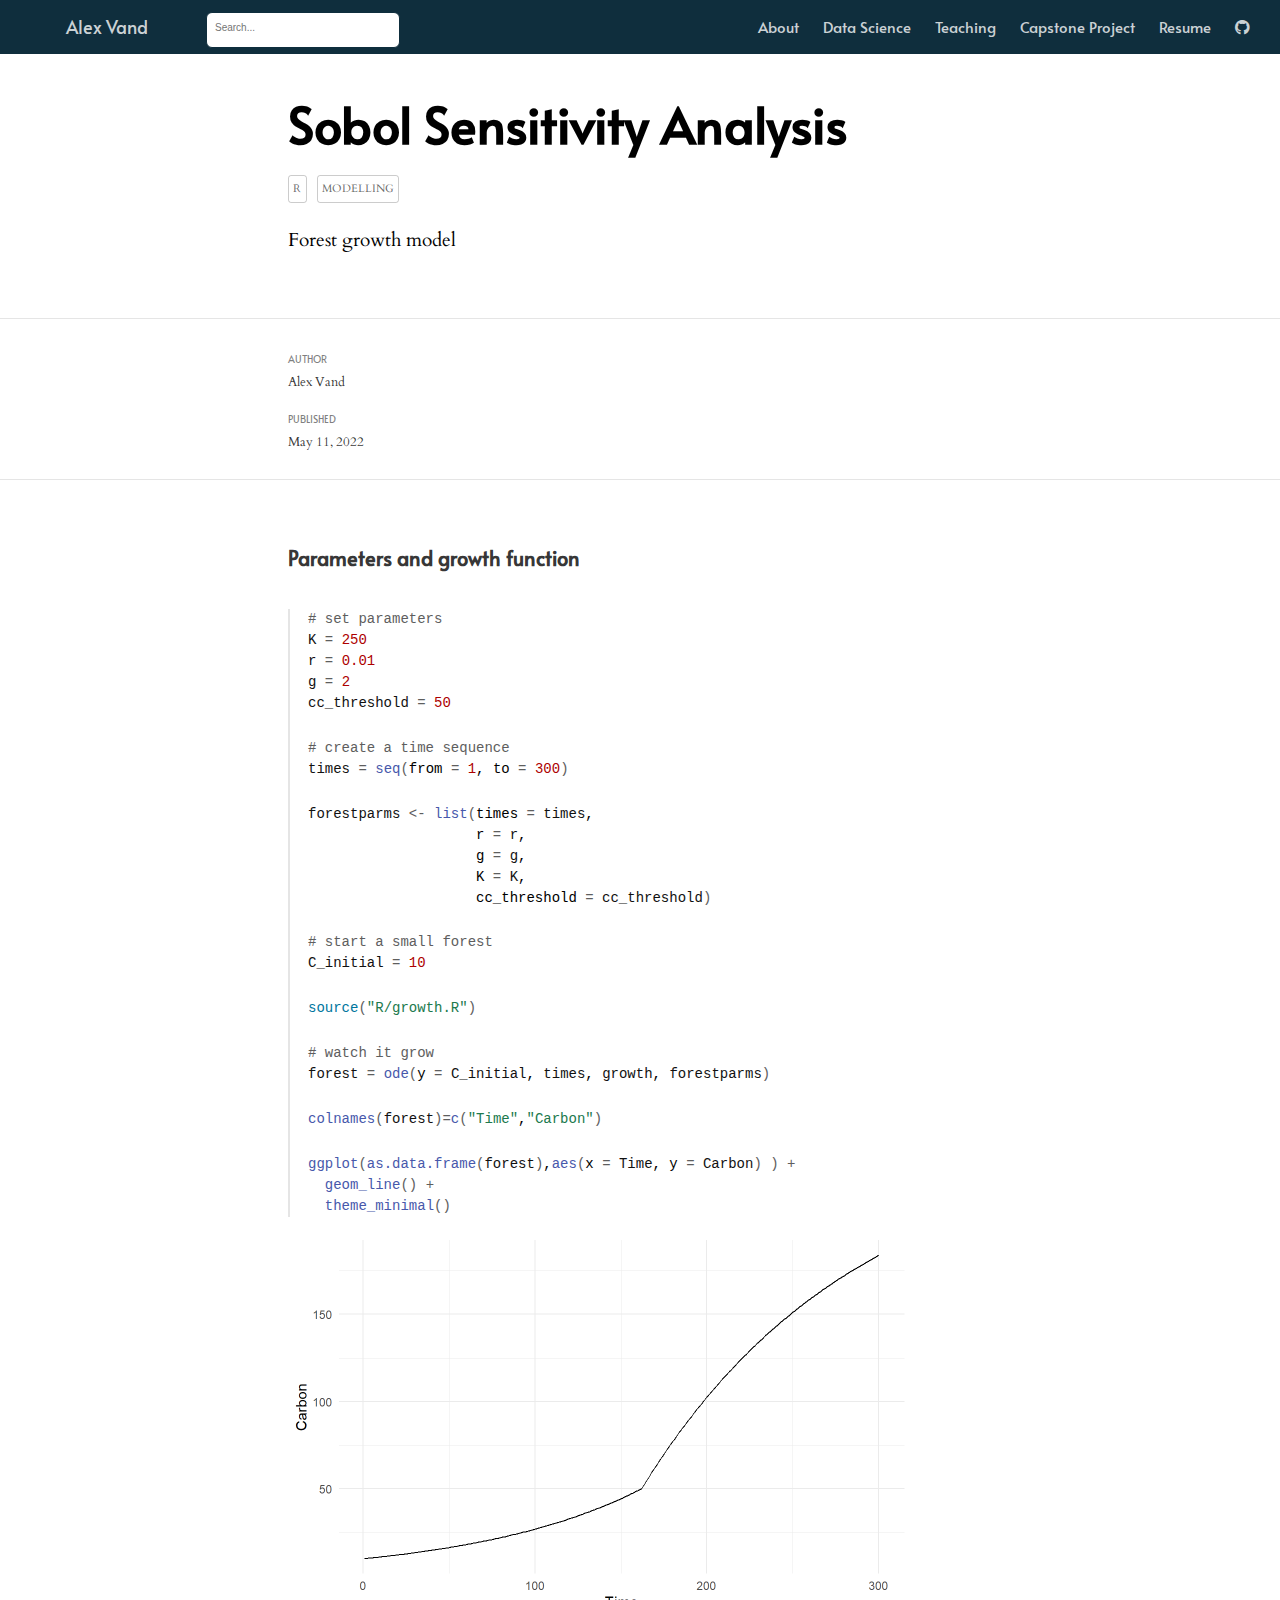
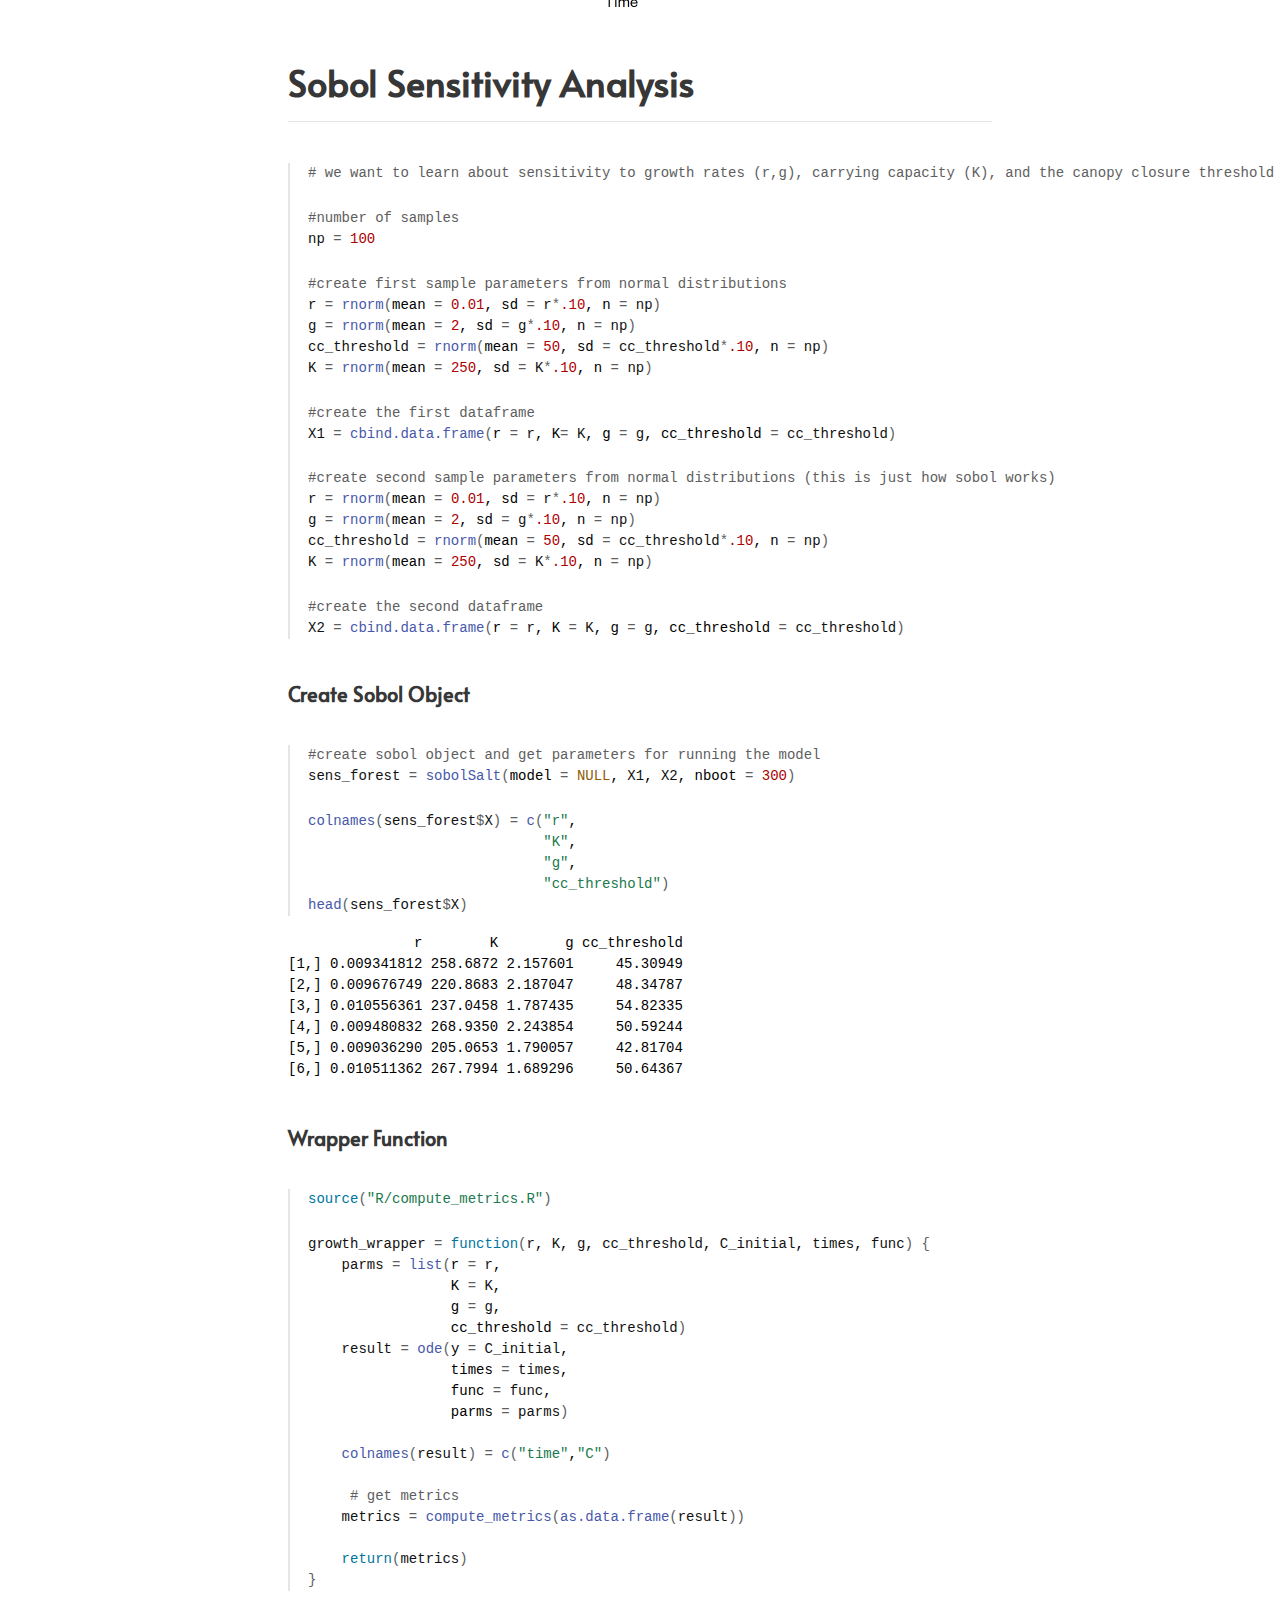
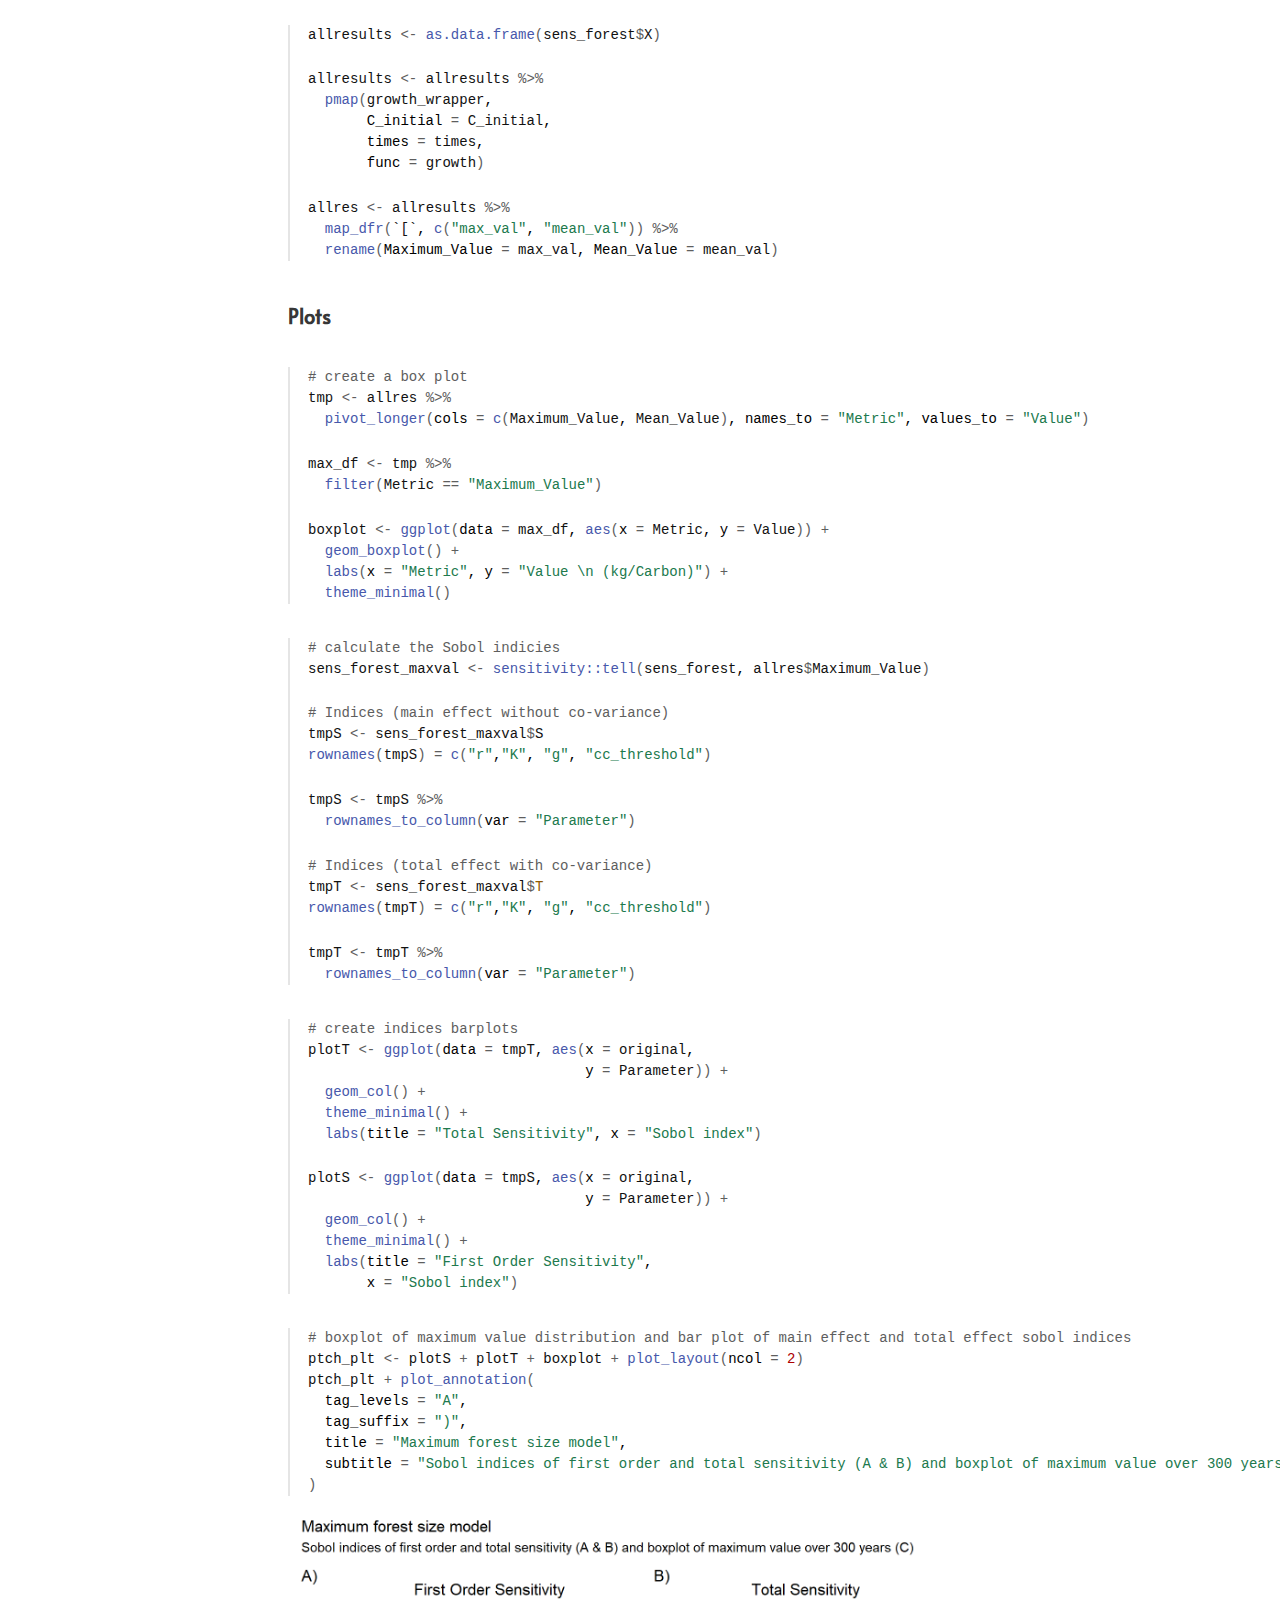
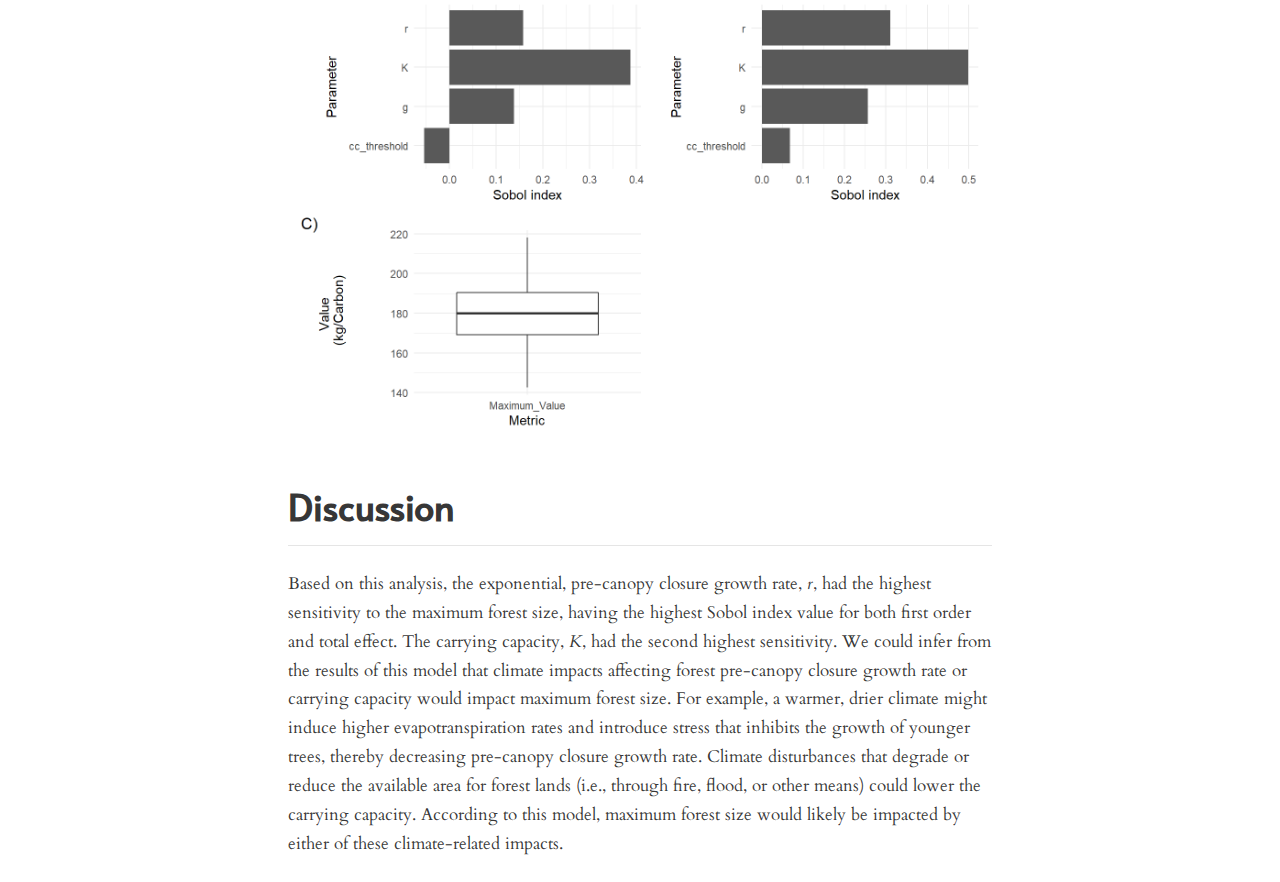
<file: docs/posts/sobol_sensitivity/index.html>
<!DOCTYPE html>

<html xmlns="http://www.w3.org/1999/xhtml" lang="" xml:lang="">

<head>
  <meta charset="utf-8"/>
  <meta name="viewport" content="width=device-width, initial-scale=1"/>
  <meta http-equiv="X-UA-Compatible" content="IE=Edge,chrome=1"/>
  <meta name="generator" content="distill" />

  <style type="text/css">
  /* Hide doc at startup (prevent jankiness while JS renders/transforms) */
  body {
    visibility: hidden;
  }
  </style>

 <!--radix_placeholder_import_source-->
 <!--/radix_placeholder_import_source-->

<style type="text/css">code{white-space: pre;}</style>
<style type="text/css" data-origin="pandoc">
pre > code.sourceCode { white-space: pre; position: relative; }
pre > code.sourceCode > span { display: inline-block; line-height: 1.25; }
pre > code.sourceCode > span:empty { height: 1.2em; }
.sourceCode { overflow: visible; }
code.sourceCode > span { color: inherit; text-decoration: inherit; }
div.sourceCode { margin: 1em 0; }
pre.sourceCode { margin: 0; }
@media screen {
div.sourceCode { overflow: auto; }
}
@media print {
pre > code.sourceCode { white-space: pre-wrap; }
pre > code.sourceCode > span { text-indent: -5em; padding-left: 5em; }
}
pre.numberSource code
  { counter-reset: source-line 0; }
pre.numberSource code > span
  { position: relative; left: -4em; counter-increment: source-line; }
pre.numberSource code > span > a:first-child::before
  { content: counter(source-line);
    position: relative; left: -1em; text-align: right; vertical-align: baseline;
    border: none; display: inline-block;
    -webkit-touch-callout: none; -webkit-user-select: none;
    -khtml-user-select: none; -moz-user-select: none;
    -ms-user-select: none; user-select: none;
    padding: 0 4px; width: 4em;
    color: #aaaaaa;
  }
pre.numberSource { margin-left: 3em; border-left: 1px solid #aaaaaa;  padding-left: 4px; }
div.sourceCode
  { color: #00769e; background-color: #f1f3f5; }
@media screen {
pre > code.sourceCode > span > a:first-child::before { text-decoration: underline; }
}
code span { color: #00769e; } /* Normal */
code span.al { color: #ad0000; } /* Alert */
code span.an { color: #5e5e5e; } /* Annotation */
code span.at { color: #657422; } /* Attribute */
code span.bn { color: #ad0000; } /* BaseN */
code span.bu { } /* BuiltIn */
code span.cf { color: #00769e; } /* ControlFlow */
code span.ch { color: #20794d; } /* Char */
code span.cn { color: #8f5902; } /* Constant */
code span.co { color: #5e5e5e; } /* Comment */
code span.cv { color: #5e5e5e; font-style: italic; } /* CommentVar */
code span.do { color: #5e5e5e; font-style: italic; } /* Documentation */
code span.dt { color: #ad0000; } /* DataType */
code span.dv { color: #ad0000; } /* DecVal */
code span.er { color: #ad0000; } /* Error */
code span.ex { } /* Extension */
code span.fl { color: #ad0000; } /* Float */
code span.fu { color: #4758ab; } /* Function */
code span.im { } /* Import */
code span.in { color: #5e5e5e; } /* Information */
code span.kw { color: #00769e; } /* Keyword */
code span.op { color: #5e5e5e; } /* Operator */
code span.ot { color: #00769e; } /* Other */
code span.pp { color: #ad0000; } /* Preprocessor */
code span.sc { color: #5e5e5e; } /* SpecialChar */
code span.ss { color: #20794d; } /* SpecialString */
code span.st { color: #20794d; } /* String */
code span.va { color: #111111; } /* Variable */
code span.vs { color: #20794d; } /* VerbatimString */
code span.wa { color: #5e5e5e; font-style: italic; } /* Warning */
</style>


  <!--radix_placeholder_meta_tags-->
<title>Alex Vand: Sobol Sensitivity Analysis</title>

<meta property="description" itemprop="description" content="Forest growth model"/>


<!--  https://schema.org/Article -->
<meta property="article:published" itemprop="datePublished" content="2022-05-11"/>
<meta property="article:created" itemprop="dateCreated" content="2022-05-11"/>
<meta name="article:author" content="Alex Vand"/>

<!--  https://developers.facebook.com/docs/sharing/webmasters#markup -->
<meta property="og:title" content="Alex Vand: Sobol Sensitivity Analysis"/>
<meta property="og:type" content="article"/>
<meta property="og:description" content="Forest growth model"/>
<meta property="og:locale" content="en_US"/>
<meta property="og:site_name" content="Alex Vand"/>

<!--  https://dev.twitter.com/cards/types/summary -->
<meta property="twitter:card" content="summary"/>
<meta property="twitter:title" content="Alex Vand: Sobol Sensitivity Analysis"/>
<meta property="twitter:description" content="Forest growth model"/>

<!--/radix_placeholder_meta_tags-->
  <!--radix_placeholder_rmarkdown_metadata-->

<script type="text/json" id="radix-rmarkdown-metadata">
{"type":"list","attributes":{"names":{"type":"character","attributes":{},"value":["title","description","author","date","output","categories"]}},"value":[{"type":"character","attributes":{},"value":["Sobol Sensitivity Analysis"]},{"type":"character","attributes":{},"value":["Forest growth model"]},{"type":"list","attributes":{},"value":[{"type":"list","attributes":{"names":{"type":"character","attributes":{},"value":["name","url"]}},"value":[{"type":"character","attributes":{},"value":["Alex Vand"]},{"type":"list","attributes":{"names":{"type":"character","attributes":{},"value":[]}},"value":[]}]}]},{"type":"character","attributes":{},"value":["2022-05-11"]},{"type":"list","attributes":{"names":{"type":"character","attributes":{},"value":["distill::distill_article"]}},"value":[{"type":"list","attributes":{"names":{"type":"character","attributes":{},"value":["self_contained"]}},"value":[{"type":"logical","attributes":{},"value":[false]}]}]},{"type":"character","attributes":{},"value":["R","modelling"]}]}
</script>
<!--/radix_placeholder_rmarkdown_metadata-->
  
  <script type="text/json" id="radix-resource-manifest">
  {"type":"character","attributes":{},"value":["forest_growth_files/anchor-4.2.2/anchor.min.js","forest_growth_files/bowser-1.9.3/bowser.min.js","forest_growth_files/distill-2.2.21/template.v2.js","forest_growth_files/figure-html5/unnamed-chunk-1-1.png","forest_growth_files/figure-html5/unnamed-chunk-9-1.png","forest_growth_files/header-attrs-2.14/header-attrs.js","forest_growth_files/jquery-3.6.0/jquery-3.6.0.js","forest_growth_files/jquery-3.6.0/jquery-3.6.0.min.js","forest_growth_files/jquery-3.6.0/jquery-3.6.0.min.map","forest_growth_files/popper-2.6.0/popper.min.js","forest_growth_files/tippy-6.2.7/tippy-bundle.umd.min.js","forest_growth_files/tippy-6.2.7/tippy-light-border.css","forest_growth_files/tippy-6.2.7/tippy.css","forest_growth_files/tippy-6.2.7/tippy.umd.min.js","forest_growth_files/webcomponents-2.0.0/webcomponents.js","R/compute_metrics.R","R/dexppopK.R","R/dharvest.R","R/growth.R"]}
  </script>
  <!--radix_placeholder_navigation_in_header-->
<meta name="distill:offset" content="../.."/>

<script type="application/javascript">

  window.headroom_prevent_pin = false;

  window.document.addEventListener("DOMContentLoaded", function (event) {

    // initialize headroom for banner
    var header = $('header').get(0);
    var headerHeight = header.offsetHeight;
    var headroom = new Headroom(header, {
      tolerance: 5,
      onPin : function() {
        if (window.headroom_prevent_pin) {
          window.headroom_prevent_pin = false;
          headroom.unpin();
        }
      }
    });
    headroom.init();
    if(window.location.hash)
      headroom.unpin();
    $(header).addClass('headroom--transition');

    // offset scroll location for banner on hash change
    // (see: https://github.com/WickyNilliams/headroom.js/issues/38)
    window.addEventListener("hashchange", function(event) {
      window.scrollTo(0, window.pageYOffset - (headerHeight + 25));
    });

    // responsive menu
    $('.distill-site-header').each(function(i, val) {
      var topnav = $(this);
      var toggle = topnav.find('.nav-toggle');
      toggle.on('click', function() {
        topnav.toggleClass('responsive');
      });
    });

    // nav dropdowns
    $('.nav-dropbtn').click(function(e) {
      $(this).next('.nav-dropdown-content').toggleClass('nav-dropdown-active');
      $(this).parent().siblings('.nav-dropdown')
         .children('.nav-dropdown-content').removeClass('nav-dropdown-active');
    });
    $("body").click(function(e){
      $('.nav-dropdown-content').removeClass('nav-dropdown-active');
    });
    $(".nav-dropdown").click(function(e){
      e.stopPropagation();
    });
  });
</script>

<style type="text/css">

/* Theme (user-documented overrideables for nav appearance) */

.distill-site-nav {
  color: rgba(255, 255, 255, 0.8);
  background-color: #0F2E3D;
  font-size: 15px;
  font-weight: 300;
}

.distill-site-nav a {
  color: inherit;
  text-decoration: none;
}

.distill-site-nav a:hover {
  color: white;
}

@media print {
  .distill-site-nav {
    display: none;
  }
}

.distill-site-header {

}

.distill-site-footer {

}


/* Site Header */

.distill-site-header {
  width: 100%;
  box-sizing: border-box;
  z-index: 3;
}

.distill-site-header .nav-left {
  display: inline-block;
  margin-left: 8px;
}

@media screen and (max-width: 768px) {
  .distill-site-header .nav-left {
    margin-left: 0;
  }
}


.distill-site-header .nav-right {
  float: right;
  margin-right: 8px;
}

.distill-site-header a,
.distill-site-header .title {
  display: inline-block;
  text-align: center;
  padding: 14px 10px 14px 10px;
}

.distill-site-header .title {
  font-size: 18px;
  min-width: 150px;
}

.distill-site-header .logo {
  padding: 0;
}

.distill-site-header .logo img {
  display: none;
  max-height: 20px;
  width: auto;
  margin-bottom: -4px;
}

.distill-site-header .nav-image img {
  max-height: 18px;
  width: auto;
  display: inline-block;
  margin-bottom: -3px;
}



@media screen and (min-width: 1000px) {
  .distill-site-header .logo img {
    display: inline-block;
  }
  .distill-site-header .nav-left {
    margin-left: 20px;
  }
  .distill-site-header .nav-right {
    margin-right: 20px;
  }
  .distill-site-header .title {
    padding-left: 12px;
  }
}


.distill-site-header .nav-toggle {
  display: none;
}

.nav-dropdown {
  display: inline-block;
  position: relative;
}

.nav-dropdown .nav-dropbtn {
  border: none;
  outline: none;
  color: rgba(255, 255, 255, 0.8);
  padding: 16px 10px;
  background-color: transparent;
  font-family: inherit;
  font-size: inherit;
  font-weight: inherit;
  margin: 0;
  margin-top: 1px;
  z-index: 2;
}

.nav-dropdown-content {
  display: none;
  position: absolute;
  background-color: white;
  min-width: 200px;
  border: 1px solid rgba(0,0,0,0.15);
  border-radius: 4px;
  box-shadow: 0px 8px 16px 0px rgba(0,0,0,0.1);
  z-index: 1;
  margin-top: 2px;
  white-space: nowrap;
  padding-top: 4px;
  padding-bottom: 4px;
}

.nav-dropdown-content hr {
  margin-top: 4px;
  margin-bottom: 4px;
  border: none;
  border-bottom: 1px solid rgba(0, 0, 0, 0.1);
}

.nav-dropdown-active {
  display: block;
}

.nav-dropdown-content a, .nav-dropdown-content .nav-dropdown-header {
  color: black;
  padding: 6px 24px;
  text-decoration: none;
  display: block;
  text-align: left;
}

.nav-dropdown-content .nav-dropdown-header {
  display: block;
  padding: 5px 24px;
  padding-bottom: 0;
  text-transform: uppercase;
  font-size: 14px;
  color: #999999;
  white-space: nowrap;
}

.nav-dropdown:hover .nav-dropbtn {
  color: white;
}

.nav-dropdown-content a:hover {
  background-color: #ddd;
  color: black;
}

.nav-right .nav-dropdown-content {
  margin-left: -45%;
  right: 0;
}

@media screen and (max-width: 768px) {
  .distill-site-header a, .distill-site-header .nav-dropdown  {display: none;}
  .distill-site-header a.nav-toggle {
    float: right;
    display: block;
  }
  .distill-site-header .title {
    margin-left: 0;
  }
  .distill-site-header .nav-right {
    margin-right: 0;
  }
  .distill-site-header {
    overflow: hidden;
  }
  .nav-right .nav-dropdown-content {
    margin-left: 0;
  }
}


@media screen and (max-width: 768px) {
  .distill-site-header.responsive {position: relative; min-height: 500px; }
  .distill-site-header.responsive a.nav-toggle {
    position: absolute;
    right: 0;
    top: 0;
  }
  .distill-site-header.responsive a,
  .distill-site-header.responsive .nav-dropdown {
    display: block;
    text-align: left;
  }
  .distill-site-header.responsive .nav-left,
  .distill-site-header.responsive .nav-right {
    width: 100%;
  }
  .distill-site-header.responsive .nav-dropdown {float: none;}
  .distill-site-header.responsive .nav-dropdown-content {position: relative;}
  .distill-site-header.responsive .nav-dropdown .nav-dropbtn {
    display: block;
    width: 100%;
    text-align: left;
  }
}

/* Site Footer */

.distill-site-footer {
  width: 100%;
  overflow: hidden;
  box-sizing: border-box;
  z-index: 3;
  margin-top: 30px;
  padding-top: 30px;
  padding-bottom: 30px;
  text-align: center;
}

/* Headroom */

d-title {
  padding-top: 6rem;
}

@media print {
  d-title {
    padding-top: 4rem;
  }
}

.headroom {
  z-index: 1000;
  position: fixed;
  top: 0;
  left: 0;
  right: 0;
}

.headroom--transition {
  transition: all .4s ease-in-out;
}

.headroom--unpinned {
  top: -100px;
}

.headroom--pinned {
  top: 0;
}

/* adjust viewport for navbar height */
/* helps vertically center bootstrap (non-distill) content */
.min-vh-100 {
  min-height: calc(100vh - 100px) !important;
}

</style>

<script src="../../site_libs/jquery-3.6.0/jquery-3.6.0.min.js"></script>
<link href="../../site_libs/font-awesome-5.1.0/css/all.css" rel="stylesheet"/>
<link href="../../site_libs/font-awesome-5.1.0/css/v4-shims.css" rel="stylesheet"/>
<script src="../../site_libs/headroom-0.9.4/headroom.min.js"></script>
<script src="../../site_libs/autocomplete-0.37.1/autocomplete.min.js"></script>
<script src="../../site_libs/fuse-6.4.1/fuse.min.js"></script>

<script type="application/javascript">

function getMeta(metaName) {
  var metas = document.getElementsByTagName('meta');
  for (let i = 0; i < metas.length; i++) {
    if (metas[i].getAttribute('name') === metaName) {
      return metas[i].getAttribute('content');
    }
  }
  return '';
}

function offsetURL(url) {
  var offset = getMeta('distill:offset');
  return offset ? offset + '/' + url : url;
}

function createFuseIndex() {

  // create fuse index
  var options = {
    keys: [
      { name: 'title', weight: 20 },
      { name: 'categories', weight: 15 },
      { name: 'description', weight: 10 },
      { name: 'contents', weight: 5 },
    ],
    ignoreLocation: true,
    threshold: 0
  };
  var fuse = new window.Fuse([], options);

  // fetch the main search.json
  return fetch(offsetURL('search.json'))
    .then(function(response) {
      if (response.status == 200) {
        return response.json().then(function(json) {
          // index main articles
          json.articles.forEach(function(article) {
            fuse.add(article);
          });
          // download collections and index their articles
          return Promise.all(json.collections.map(function(collection) {
            return fetch(offsetURL(collection)).then(function(response) {
              if (response.status === 200) {
                return response.json().then(function(articles) {
                  articles.forEach(function(article) {
                    fuse.add(article);
                  });
                })
              } else {
                return Promise.reject(
                  new Error('Unexpected status from search index request: ' +
                            response.status)
                );
              }
            });
          })).then(function() {
            return fuse;
          });
        });

      } else {
        return Promise.reject(
          new Error('Unexpected status from search index request: ' +
                      response.status)
        );
      }
    });
}

window.document.addEventListener("DOMContentLoaded", function (event) {

  // get search element (bail if we don't have one)
  var searchEl = window.document.getElementById('distill-search');
  if (!searchEl)
    return;

  createFuseIndex()
    .then(function(fuse) {

      // make search box visible
      searchEl.classList.remove('hidden');

      // initialize autocomplete
      var options = {
        autoselect: true,
        hint: false,
        minLength: 2,
      };
      window.autocomplete(searchEl, options, [{
        source: function(query, callback) {
          const searchOptions = {
            isCaseSensitive: false,
            shouldSort: true,
            minMatchCharLength: 2,
            limit: 10,
          };
          var results = fuse.search(query, searchOptions);
          callback(results
            .map(function(result) { return result.item; })
          );
        },
        templates: {
          suggestion: function(suggestion) {
            var img = suggestion.preview && Object.keys(suggestion.preview).length > 0
              ? `<img src="${offsetURL(suggestion.preview)}"</img>`
              : '';
            var html = `
              <div class="search-item">
                <h3>${suggestion.title}</h3>
                <div class="search-item-description">
                  ${suggestion.description || ''}
                </div>
                <div class="search-item-preview">
                  ${img}
                </div>
              </div>
            `;
            return html;
          }
        }
      }]).on('autocomplete:selected', function(event, suggestion) {
        window.location.href = offsetURL(suggestion.path);
      });
      // remove inline display style on autocompleter (we want to
      // manage responsive display via css)
      $('.algolia-autocomplete').css("display", "");
    })
    .catch(function(error) {
      console.log(error);
    });

});

</script>

<style type="text/css">

.nav-search {
  font-size: x-small;
}

/* Algolioa Autocomplete */

.algolia-autocomplete {
  display: inline-block;
  margin-left: 10px;
  vertical-align: sub;
  background-color: white;
  color: black;
  padding: 6px;
  padding-top: 8px;
  padding-bottom: 0;
  border-radius: 6px;
  border: 1px #0F2E3D solid;
  width: 180px;
}


@media screen and (max-width: 768px) {
  .distill-site-nav .algolia-autocomplete {
    display: none;
    visibility: hidden;
  }
  .distill-site-nav.responsive .algolia-autocomplete {
    display: inline-block;
    visibility: visible;
  }
  .distill-site-nav.responsive .algolia-autocomplete .aa-dropdown-menu {
    margin-left: 0;
    width: 400px;
    max-height: 400px;
  }
}

.algolia-autocomplete .aa-input, .algolia-autocomplete .aa-hint {
  width: 90%;
  outline: none;
  border: none;
}

.algolia-autocomplete .aa-hint {
  color: #999;
}
.algolia-autocomplete .aa-dropdown-menu {
  width: 550px;
  max-height: 70vh;
  overflow-x: visible;
  overflow-y: scroll;
  padding: 5px;
  margin-top: 3px;
  margin-left: -150px;
  background-color: #fff;
  border-radius: 5px;
  border: 1px solid #999;
  border-top: none;
}

.algolia-autocomplete .aa-dropdown-menu .aa-suggestion {
  cursor: pointer;
  padding: 5px 4px;
  border-bottom: 1px solid #eee;
}

.algolia-autocomplete .aa-dropdown-menu .aa-suggestion:last-of-type {
  border-bottom: none;
  margin-bottom: 2px;
}

.algolia-autocomplete .aa-dropdown-menu .aa-suggestion .search-item {
  overflow: hidden;
  font-size: 0.8em;
  line-height: 1.4em;
}

.algolia-autocomplete .aa-dropdown-menu .aa-suggestion .search-item h3 {
  font-size: 1rem;
  margin-block-start: 0;
  margin-block-end: 5px;
}

.algolia-autocomplete .aa-dropdown-menu .aa-suggestion .search-item-description {
  display: inline-block;
  overflow: hidden;
  height: 2.8em;
  width: 80%;
  margin-right: 4%;
}

.algolia-autocomplete .aa-dropdown-menu .aa-suggestion .search-item-preview {
  display: inline-block;
  width: 15%;
}

.algolia-autocomplete .aa-dropdown-menu .aa-suggestion .search-item-preview img {
  height: 3em;
  width: auto;
  display: none;
}

.algolia-autocomplete .aa-dropdown-menu .aa-suggestion .search-item-preview img[src] {
  display: initial;
}

.algolia-autocomplete .aa-dropdown-menu .aa-suggestion.aa-cursor {
  background-color: #eee;
}
.algolia-autocomplete .aa-dropdown-menu .aa-suggestion em {
  font-weight: bold;
  font-style: normal;
}

</style>


<!--/radix_placeholder_navigation_in_header-->
  <!--radix_placeholder_distill-->

<style type="text/css">

body {
  background-color: white;
}

.pandoc-table {
  width: 100%;
}

.pandoc-table>caption {
  margin-bottom: 10px;
}

.pandoc-table th:not([align]) {
  text-align: left;
}

.pagedtable-footer {
  font-size: 15px;
}

d-byline .byline {
  grid-template-columns: 2fr 2fr;
}

d-byline .byline h3 {
  margin-block-start: 1.5em;
}

d-byline .byline .authors-affiliations h3 {
  margin-block-start: 0.5em;
}

.authors-affiliations .orcid-id {
  width: 16px;
  height:16px;
  margin-left: 4px;
  margin-right: 4px;
  vertical-align: middle;
  padding-bottom: 2px;
}

d-title .dt-tags {
  margin-top: 1em;
  grid-column: text;
}

.dt-tags .dt-tag {
  text-decoration: none;
  display: inline-block;
  color: rgba(0,0,0,0.6);
  padding: 0em 0.4em;
  margin-right: 0.5em;
  margin-bottom: 0.4em;
  font-size: 70%;
  border: 1px solid rgba(0,0,0,0.2);
  border-radius: 3px;
  text-transform: uppercase;
  font-weight: 500;
}

d-article table.gt_table td,
d-article table.gt_table th {
  border-bottom: none;
  font-size: 100%;
}

.html-widget {
  margin-bottom: 2.0em;
}

.l-screen-inset {
  padding-right: 16px;
}

.l-screen .caption {
  margin-left: 10px;
}

.shaded {
  background: rgb(247, 247, 247);
  padding-top: 20px;
  padding-bottom: 20px;
  border-top: 1px solid rgba(0, 0, 0, 0.1);
  border-bottom: 1px solid rgba(0, 0, 0, 0.1);
}

.shaded .html-widget {
  margin-bottom: 0;
  border: 1px solid rgba(0, 0, 0, 0.1);
}

.shaded .shaded-content {
  background: white;
}

.text-output {
  margin-top: 0;
  line-height: 1.5em;
}

.hidden {
  display: none !important;
}

d-article {
  padding-top: 2.5rem;
  padding-bottom: 30px;
}

d-appendix {
  padding-top: 30px;
}

d-article>p>img {
  width: 100%;
}

d-article h2 {
  margin: 1rem 0 1.5rem 0;
}

d-article h3 {
  margin-top: 1.5rem;
}

d-article iframe {
  border: 1px solid rgba(0, 0, 0, 0.1);
  margin-bottom: 2.0em;
  width: 100%;
}

/* Tweak code blocks */

d-article div.sourceCode code,
d-article pre code {
  font-family: Consolas, Monaco, 'Andale Mono', 'Ubuntu Mono', monospace;
}

d-article pre,
d-article div.sourceCode,
d-article div.sourceCode pre {
  overflow: auto;
}

d-article div.sourceCode {
  background-color: white;
}

d-article div.sourceCode pre {
  padding-left: 10px;
  font-size: 12px;
  border-left: 2px solid rgba(0,0,0,0.1);
}

d-article pre {
  font-size: 12px;
  color: black;
  background: none;
  margin-top: 0;
  text-align: left;
  white-space: pre;
  word-spacing: normal;
  word-break: normal;
  word-wrap: normal;
  line-height: 1.5;

  -moz-tab-size: 4;
  -o-tab-size: 4;
  tab-size: 4;

  -webkit-hyphens: none;
  -moz-hyphens: none;
  -ms-hyphens: none;
  hyphens: none;
}

d-article pre a {
  border-bottom: none;
}

d-article pre a:hover {
  border-bottom: none;
  text-decoration: underline;
}

d-article details {
  grid-column: text;
  margin-bottom: 0.8em;
}

@media(min-width: 768px) {

d-article pre,
d-article div.sourceCode,
d-article div.sourceCode pre {
  overflow: visible !important;
}

d-article div.sourceCode pre {
  padding-left: 18px;
  font-size: 14px;
}

d-article pre {
  font-size: 14px;
}

}

figure img.external {
  background: white;
  border: 1px solid rgba(0, 0, 0, 0.1);
  box-shadow: 0 1px 8px rgba(0, 0, 0, 0.1);
  padding: 18px;
  box-sizing: border-box;
}

/* CSS for d-contents */

.d-contents {
  grid-column: text;
  color: rgba(0,0,0,0.8);
  font-size: 0.9em;
  padding-bottom: 1em;
  margin-bottom: 1em;
  padding-bottom: 0.5em;
  margin-bottom: 1em;
  padding-left: 0.25em;
  justify-self: start;
}

@media(min-width: 1000px) {
  .d-contents.d-contents-float {
    height: 0;
    grid-column-start: 1;
    grid-column-end: 4;
    justify-self: center;
    padding-right: 3em;
    padding-left: 2em;
  }
}

.d-contents nav h3 {
  font-size: 18px;
  margin-top: 0;
  margin-bottom: 1em;
}

.d-contents li {
  list-style-type: none
}

.d-contents nav > ul {
  padding-left: 0;
}

.d-contents ul {
  padding-left: 1em
}

.d-contents nav ul li {
  margin-top: 0.6em;
  margin-bottom: 0.2em;
}

.d-contents nav a {
  font-size: 13px;
  border-bottom: none;
  text-decoration: none
  color: rgba(0, 0, 0, 0.8);
}

.d-contents nav a:hover {
  text-decoration: underline solid rgba(0, 0, 0, 0.6)
}

.d-contents nav > ul > li > a {
  font-weight: 600;
}

.d-contents nav > ul > li > ul {
  font-weight: inherit;
}

.d-contents nav > ul > li > ul > li {
  margin-top: 0.2em;
}


.d-contents nav ul {
  margin-top: 0;
  margin-bottom: 0.25em;
}

.d-article-with-toc h2:nth-child(2) {
  margin-top: 0;
}


/* Figure */

.figure {
  position: relative;
  margin-bottom: 2.5em;
  margin-top: 1.5em;
}

.figure .caption {
  color: rgba(0, 0, 0, 0.6);
  font-size: 12px;
  line-height: 1.5em;
}

.figure img.external {
  background: white;
  border: 1px solid rgba(0, 0, 0, 0.1);
  box-shadow: 0 1px 8px rgba(0, 0, 0, 0.1);
  padding: 18px;
  box-sizing: border-box;
}

.figure .caption a {
  color: rgba(0, 0, 0, 0.6);
}

.figure .caption b,
.figure .caption strong, {
  font-weight: 600;
  color: rgba(0, 0, 0, 1.0);
}

/* Citations */

d-article .citation {
  color: inherit;
  cursor: inherit;
}

div.hanging-indent{
  margin-left: 1em; text-indent: -1em;
}

/* Citation hover box */

.tippy-box[data-theme~=light-border] {
  background-color: rgba(250, 250, 250, 0.95);
}

.tippy-content > p {
  margin-bottom: 0;
  padding: 2px;
}


/* Tweak 1000px media break to show more text */

@media(min-width: 1000px) {
  .base-grid,
  distill-header,
  d-title,
  d-abstract,
  d-article,
  d-appendix,
  distill-appendix,
  d-byline,
  d-footnote-list,
  d-citation-list,
  distill-footer {
    grid-template-columns: [screen-start] 1fr [page-start kicker-start] 80px [middle-start] 50px [text-start kicker-end] 65px 65px 65px 65px 65px 65px 65px 65px [text-end gutter-start] 65px [middle-end] 65px [page-end gutter-end] 1fr [screen-end];
    grid-column-gap: 16px;
  }

  .grid {
    grid-column-gap: 16px;
  }

  d-article {
    font-size: 1.06rem;
    line-height: 1.7em;
  }
  figure .caption, .figure .caption, figure figcaption {
    font-size: 13px;
  }
}

@media(min-width: 1180px) {
  .base-grid,
  distill-header,
  d-title,
  d-abstract,
  d-article,
  d-appendix,
  distill-appendix,
  d-byline,
  d-footnote-list,
  d-citation-list,
  distill-footer {
    grid-template-columns: [screen-start] 1fr [page-start kicker-start] 60px [middle-start] 60px [text-start kicker-end] 60px 60px 60px 60px 60px 60px 60px 60px [text-end gutter-start] 60px [middle-end] 60px [page-end gutter-end] 1fr [screen-end];
    grid-column-gap: 32px;
  }

  .grid {
    grid-column-gap: 32px;
  }
}


/* Get the citation styles for the appendix (not auto-injected on render since
   we do our own rendering of the citation appendix) */

d-appendix .citation-appendix,
.d-appendix .citation-appendix {
  font-size: 11px;
  line-height: 15px;
  border-left: 1px solid rgba(0, 0, 0, 0.1);
  padding-left: 18px;
  border: 1px solid rgba(0,0,0,0.1);
  background: rgba(0, 0, 0, 0.02);
  padding: 10px 18px;
  border-radius: 3px;
  color: rgba(150, 150, 150, 1);
  overflow: hidden;
  margin-top: -12px;
  white-space: pre-wrap;
  word-wrap: break-word;
}

/* Include appendix styles here so they can be overridden */

d-appendix {
  contain: layout style;
  font-size: 0.8em;
  line-height: 1.7em;
  margin-top: 60px;
  margin-bottom: 0;
  border-top: 1px solid rgba(0, 0, 0, 0.1);
  color: rgba(0,0,0,0.5);
  padding-top: 60px;
  padding-bottom: 48px;
}

d-appendix h3 {
  grid-column: page-start / text-start;
  font-size: 15px;
  font-weight: 500;
  margin-top: 1em;
  margin-bottom: 0;
  color: rgba(0,0,0,0.65);
}

d-appendix h3 + * {
  margin-top: 1em;
}

d-appendix ol {
  padding: 0 0 0 15px;
}

@media (min-width: 768px) {
  d-appendix ol {
    padding: 0 0 0 30px;
    margin-left: -30px;
  }
}

d-appendix li {
  margin-bottom: 1em;
}

d-appendix a {
  color: rgba(0, 0, 0, 0.6);
}

d-appendix > * {
  grid-column: text;
}

d-appendix > d-footnote-list,
d-appendix > d-citation-list,
d-appendix > distill-appendix {
  grid-column: screen;
}

/* Include footnote styles here so they can be overridden */

d-footnote-list {
  contain: layout style;
}

d-footnote-list > * {
  grid-column: text;
}

d-footnote-list a.footnote-backlink {
  color: rgba(0,0,0,0.3);
  padding-left: 0.5em;
}



/* Anchor.js */

.anchorjs-link {
  /*transition: all .25s linear; */
  text-decoration: none;
  border-bottom: none;
}
*:hover > .anchorjs-link {
  margin-left: -1.125em !important;
  text-decoration: none;
  border-bottom: none;
}

/* Social footer */

.social_footer {
  margin-top: 30px;
  margin-bottom: 0;
  color: rgba(0,0,0,0.67);
}

.disqus-comments {
  margin-right: 30px;
}

.disqus-comment-count {
  border-bottom: 1px solid rgba(0, 0, 0, 0.4);
  cursor: pointer;
}

#disqus_thread {
  margin-top: 30px;
}

.article-sharing a {
  border-bottom: none;
  margin-right: 8px;
}

.article-sharing a:hover {
  border-bottom: none;
}

.sidebar-section.subscribe {
  font-size: 12px;
  line-height: 1.6em;
}

.subscribe p {
  margin-bottom: 0.5em;
}


.article-footer .subscribe {
  font-size: 15px;
  margin-top: 45px;
}


.sidebar-section.custom {
  font-size: 12px;
  line-height: 1.6em;
}

.custom p {
  margin-bottom: 0.5em;
}

/* Styles for listing layout (hide title) */
.layout-listing d-title, .layout-listing .d-title {
  display: none;
}

/* Styles for posts lists (not auto-injected) */


.posts-with-sidebar {
  padding-left: 45px;
  padding-right: 45px;
}

.posts-list .description h2,
.posts-list .description p {
  font-family: -apple-system, BlinkMacSystemFont, "Segoe UI", Roboto, Oxygen, Ubuntu, Cantarell, "Fira Sans", "Droid Sans", "Helvetica Neue", Arial, sans-serif;
}

.posts-list .description h2 {
  font-weight: 700;
  border-bottom: none;
  padding-bottom: 0;
}

.posts-list h2.post-tag {
  border-bottom: 1px solid rgba(0, 0, 0, 0.2);
  padding-bottom: 12px;
}
.posts-list {
  margin-top: 60px;
  margin-bottom: 24px;
}

.posts-list .post-preview {
  text-decoration: none;
  overflow: hidden;
  display: block;
  border-bottom: 1px solid rgba(0, 0, 0, 0.1);
  padding: 24px 0;
}

.post-preview-last {
  border-bottom: none !important;
}

.posts-list .posts-list-caption {
  grid-column: screen;
  font-weight: 400;
}

.posts-list .post-preview h2 {
  margin: 0 0 6px 0;
  line-height: 1.2em;
  font-style: normal;
  font-size: 24px;
}

.posts-list .post-preview p {
  margin: 0 0 12px 0;
  line-height: 1.4em;
  font-size: 16px;
}

.posts-list .post-preview .thumbnail {
  box-sizing: border-box;
  margin-bottom: 24px;
  position: relative;
  max-width: 500px;
}
.posts-list .post-preview img {
  width: 100%;
  display: block;
}

.posts-list .metadata {
  font-size: 12px;
  line-height: 1.4em;
  margin-bottom: 18px;
}

.posts-list .metadata > * {
  display: inline-block;
}

.posts-list .metadata .publishedDate {
  margin-right: 2em;
}

.posts-list .metadata .dt-authors {
  display: block;
  margin-top: 0.3em;
  margin-right: 2em;
}

.posts-list .dt-tags {
  display: block;
  line-height: 1em;
}

.posts-list .dt-tags .dt-tag {
  display: inline-block;
  color: rgba(0,0,0,0.6);
  padding: 0.3em 0.4em;
  margin-right: 0.2em;
  margin-bottom: 0.4em;
  font-size: 60%;
  border: 1px solid rgba(0,0,0,0.2);
  border-radius: 3px;
  text-transform: uppercase;
  font-weight: 500;
}

.posts-list img {
  opacity: 1;
}

.posts-list img[data-src] {
  opacity: 0;
}

.posts-more {
  clear: both;
}


.posts-sidebar {
  font-size: 16px;
}

.posts-sidebar h3 {
  font-size: 16px;
  margin-top: 0;
  margin-bottom: 0.5em;
  font-weight: 400;
  text-transform: uppercase;
}

.sidebar-section {
  margin-bottom: 30px;
}

.categories ul {
  list-style-type: none;
  margin: 0;
  padding: 0;
}

.categories li {
  color: rgba(0, 0, 0, 0.8);
  margin-bottom: 0;
}

.categories li>a {
  border-bottom: none;
}

.categories li>a:hover {
  border-bottom: 1px solid rgba(0, 0, 0, 0.4);
}

.categories .active {
  font-weight: 600;
}

.categories .category-count {
  color: rgba(0, 0, 0, 0.4);
}


@media(min-width: 768px) {
  .posts-list .post-preview h2 {
    font-size: 26px;
  }
  .posts-list .post-preview .thumbnail {
    float: right;
    width: 30%;
    margin-bottom: 0;
  }
  .posts-list .post-preview .description {
    float: left;
    width: 45%;
  }
  .posts-list .post-preview .metadata {
    float: left;
    width: 20%;
    margin-top: 8px;
  }
  .posts-list .post-preview p {
    margin: 0 0 12px 0;
    line-height: 1.5em;
    font-size: 16px;
  }
  .posts-with-sidebar .posts-list {
    float: left;
    width: 75%;
  }
  .posts-with-sidebar .posts-sidebar {
    float: right;
    width: 20%;
    margin-top: 60px;
    padding-top: 24px;
    padding-bottom: 24px;
  }
}


/* Improve display for browsers without grid (IE/Edge <= 15) */

.downlevel {
  line-height: 1.6em;
  font-family: -apple-system, BlinkMacSystemFont, "Segoe UI", Roboto, Oxygen, Ubuntu, Cantarell, "Fira Sans", "Droid Sans", "Helvetica Neue", Arial, sans-serif;
  margin: 0;
}

.downlevel .d-title {
  padding-top: 6rem;
  padding-bottom: 1.5rem;
}

.downlevel .d-title h1 {
  font-size: 50px;
  font-weight: 700;
  line-height: 1.1em;
  margin: 0 0 0.5rem;
}

.downlevel .d-title p {
  font-weight: 300;
  font-size: 1.2rem;
  line-height: 1.55em;
  margin-top: 0;
}

.downlevel .d-byline {
  padding-top: 0.8em;
  padding-bottom: 0.8em;
  font-size: 0.8rem;
  line-height: 1.8em;
}

.downlevel .section-separator {
  border: none;
  border-top: 1px solid rgba(0, 0, 0, 0.1);
}

.downlevel .d-article {
  font-size: 1.06rem;
  line-height: 1.7em;
  padding-top: 1rem;
  padding-bottom: 2rem;
}


.downlevel .d-appendix {
  padding-left: 0;
  padding-right: 0;
  max-width: none;
  font-size: 0.8em;
  line-height: 1.7em;
  margin-bottom: 0;
  color: rgba(0,0,0,0.5);
  padding-top: 40px;
  padding-bottom: 48px;
}

.downlevel .footnotes ol {
  padding-left: 13px;
}

.downlevel .base-grid,
.downlevel .distill-header,
.downlevel .d-title,
.downlevel .d-abstract,
.downlevel .d-article,
.downlevel .d-appendix,
.downlevel .distill-appendix,
.downlevel .d-byline,
.downlevel .d-footnote-list,
.downlevel .d-citation-list,
.downlevel .distill-footer,
.downlevel .appendix-bottom,
.downlevel .posts-container {
  padding-left: 40px;
  padding-right: 40px;
}

@media(min-width: 768px) {
  .downlevel .base-grid,
  .downlevel .distill-header,
  .downlevel .d-title,
  .downlevel .d-abstract,
  .downlevel .d-article,
  .downlevel .d-appendix,
  .downlevel .distill-appendix,
  .downlevel .d-byline,
  .downlevel .d-footnote-list,
  .downlevel .d-citation-list,
  .downlevel .distill-footer,
  .downlevel .appendix-bottom,
  .downlevel .posts-container {
  padding-left: 150px;
  padding-right: 150px;
  max-width: 900px;
}
}

.downlevel pre code {
  display: block;
  border-left: 2px solid rgba(0, 0, 0, .1);
  padding: 0 0 0 20px;
  font-size: 14px;
}

.downlevel code, .downlevel pre {
  color: black;
  background: none;
  font-family: Consolas, Monaco, 'Andale Mono', 'Ubuntu Mono', monospace;
  text-align: left;
  white-space: pre;
  word-spacing: normal;
  word-break: normal;
  word-wrap: normal;
  line-height: 1.5;

  -moz-tab-size: 4;
  -o-tab-size: 4;
  tab-size: 4;

  -webkit-hyphens: none;
  -moz-hyphens: none;
  -ms-hyphens: none;
  hyphens: none;
}

.downlevel .posts-list .post-preview {
  color: inherit;
}



</style>

<script type="application/javascript">

function is_downlevel_browser() {
  if (bowser.isUnsupportedBrowser({ msie: "12", msedge: "16"},
                                 window.navigator.userAgent)) {
    return true;
  } else {
    return window.load_distill_framework === undefined;
  }
}

// show body when load is complete
function on_load_complete() {

  // add anchors
  if (window.anchors) {
    window.anchors.options.placement = 'left';
    window.anchors.add('d-article > h2, d-article > h3, d-article > h4, d-article > h5');
  }


  // set body to visible
  document.body.style.visibility = 'visible';

  // force redraw for leaflet widgets
  if (window.HTMLWidgets) {
    var maps = window.HTMLWidgets.findAll(".leaflet");
    $.each(maps, function(i, el) {
      var map = this.getMap();
      map.invalidateSize();
      map.eachLayer(function(layer) {
        if (layer instanceof L.TileLayer)
          layer.redraw();
      });
    });
  }

  // trigger 'shown' so htmlwidgets resize
  $('d-article').trigger('shown');
}

function init_distill() {

  init_common();

  // create front matter
  var front_matter = $('<d-front-matter></d-front-matter>');
  $('#distill-front-matter').wrap(front_matter);

  // create d-title
  $('.d-title').changeElementType('d-title');

  // create d-byline
  var byline = $('<d-byline></d-byline>');
  $('.d-byline').replaceWith(byline);

  // create d-article
  var article = $('<d-article></d-article>');
  $('.d-article').wrap(article).children().unwrap();

  // move posts container into article
  $('.posts-container').appendTo($('d-article'));

  // create d-appendix
  $('.d-appendix').changeElementType('d-appendix');

  // flag indicating that we have appendix items
  var appendix = $('.appendix-bottom').children('h3').length > 0;

  // replace footnotes with <d-footnote>
  $('.footnote-ref').each(function(i, val) {
    appendix = true;
    var href = $(this).attr('href');
    var id = href.replace('#', '');
    var fn = $('#' + id);
    var fn_p = $('#' + id + '>p');
    fn_p.find('.footnote-back').remove();
    var text = fn_p.html();
    var dtfn = $('<d-footnote></d-footnote>');
    dtfn.html(text);
    $(this).replaceWith(dtfn);
  });
  // remove footnotes
  $('.footnotes').remove();

  // move refs into #references-listing
  $('#references-listing').replaceWith($('#refs'));

  $('h1.appendix, h2.appendix').each(function(i, val) {
    $(this).changeElementType('h3');
  });
  $('h3.appendix').each(function(i, val) {
    var id = $(this).attr('id');
    $('.d-contents a[href="#' + id + '"]').parent().remove();
    appendix = true;
    $(this).nextUntil($('h1, h2, h3')).addBack().appendTo($('d-appendix'));
  });

  // show d-appendix if we have appendix content
  $("d-appendix").css('display', appendix ? 'grid' : 'none');

  // localize layout chunks to just output
  $('.layout-chunk').each(function(i, val) {

    // capture layout
    var layout = $(this).attr('data-layout');

    // apply layout to markdown level block elements
    var elements = $(this).children().not('details, div.sourceCode, pre, script');
    elements.each(function(i, el) {
      var layout_div = $('<div class="' + layout + '"></div>');
      if (layout_div.hasClass('shaded')) {
        var shaded_content = $('<div class="shaded-content"></div>');
        $(this).wrap(shaded_content);
        $(this).parent().wrap(layout_div);
      } else {
        $(this).wrap(layout_div);
      }
    });


    // unwrap the layout-chunk div
    $(this).children().unwrap();
  });

  // remove code block used to force  highlighting css
  $('.distill-force-highlighting-css').parent().remove();

  // remove empty line numbers inserted by pandoc when using a
  // custom syntax highlighting theme
  $('code.sourceCode a:empty').remove();

  // load distill framework
  load_distill_framework();

  // wait for window.distillRunlevel == 4 to do post processing
  function distill_post_process() {

    if (!window.distillRunlevel || window.distillRunlevel < 4)
      return;

    // hide author/affiliations entirely if we have no authors
    var front_matter = JSON.parse($("#distill-front-matter").html());
    var have_authors = front_matter.authors && front_matter.authors.length > 0;
    if (!have_authors)
      $('d-byline').addClass('hidden');

    // article with toc class
    $('.d-contents').parent().addClass('d-article-with-toc');

    // strip links that point to #
    $('.authors-affiliations').find('a[href="#"]').removeAttr('href');

    // add orcid ids
    $('.authors-affiliations').find('.author').each(function(i, el) {
      var orcid_id = front_matter.authors[i].orcidID;
      if (orcid_id) {
        var a = $('<a></a>');
        a.attr('href', 'https://orcid.org/' + orcid_id);
        var img = $('<img></img>');
        img.addClass('orcid-id');
        img.attr('alt', 'ORCID ID');
        img.attr('src','[data-uri]');
        a.append(img);
        $(this).append(a);
      }
    });

    // hide elements of author/affiliations grid that have no value
    function hide_byline_column(caption) {
      $('d-byline').find('h3:contains("' + caption + '")').parent().css('visibility', 'hidden');
    }

    // affiliations
    var have_affiliations = false;
    for (var i = 0; i<front_matter.authors.length; ++i) {
      var author = front_matter.authors[i];
      if (author.affiliation !== "&nbsp;") {
        have_affiliations = true;
        break;
      }
    }
    if (!have_affiliations)
      $('d-byline').find('h3:contains("Affiliations")').css('visibility', 'hidden');

    // published date
    if (!front_matter.publishedDate)
      hide_byline_column("Published");

    // document object identifier
    var doi = $('d-byline').find('h3:contains("DOI")');
    var doi_p = doi.next().empty();
    if (!front_matter.doi) {
      // if we have a citation and valid citationText then link to that
      if ($('#citation').length > 0 && front_matter.citationText) {
        doi.html('Citation');
        $('<a href="#citation"></a>')
          .text(front_matter.citationText)
          .appendTo(doi_p);
      } else {
        hide_byline_column("DOI");
      }
    } else {
      $('<a></a>')
         .attr('href', "https://doi.org/" + front_matter.doi)
         .html(front_matter.doi)
         .appendTo(doi_p);
    }

     // change plural form of authors/affiliations
    if (front_matter.authors.length === 1) {
      var grid = $('.authors-affiliations');
      grid.children('h3:contains("Authors")').text('Author');
      grid.children('h3:contains("Affiliations")').text('Affiliation');
    }

    // remove d-appendix and d-footnote-list local styles
    $('d-appendix > style:first-child').remove();
    $('d-footnote-list > style:first-child').remove();

    // move appendix-bottom entries to the bottom
    $('.appendix-bottom').appendTo('d-appendix').children().unwrap();
    $('.appendix-bottom').remove();

    // hoverable references
    $('span.citation[data-cites]').each(function() {
      const citeChild = $(this).children()[0]
      // Do not process if @xyz has been used without escaping and without bibliography activated
      // https://github.com/rstudio/distill/issues/466
      if (citeChild === undefined) return true

      if (citeChild.nodeName == "D-FOOTNOTE") {
        var fn = citeChild
        $(this).html(fn.shadowRoot.querySelector("sup"))
        $(this).id = fn.id
        fn.remove()
      }
      var refs = $(this).attr('data-cites').split(" ");
      var refHtml = refs.map(function(ref) {
        // Could use CSS.escape too here, we insure backward compatibility in navigator
        return "<p>" + $('div[id="ref-' + ref + '"]').html() + "</p>";
      }).join("\n");
      window.tippy(this, {
        allowHTML: true,
        content: refHtml,
        maxWidth: 500,
        interactive: true,
        interactiveBorder: 10,
        theme: 'light-border',
        placement: 'bottom-start'
      });
    });

    // fix footnotes in tables (#411)
    // replacing broken distill.pub feature
    $('table d-footnote').each(function() {
      // we replace internal showAtNode methode which is triggered when hovering a footnote
      this.hoverBox.showAtNode = function(node) {
        // ported from https://github.com/distillpub/template/pull/105/files
        calcOffset = function(elem) {
            let x = elem.offsetLeft;
            let y = elem.offsetTop;
            // Traverse upwards until an `absolute` element is found or `elem`
            // becomes null.
            while (elem = elem.offsetParent && elem.style.position != 'absolute') {
                x += elem.offsetLeft;
                y += elem.offsetTop;
            }

            return { left: x, top: y };
        }
        // https://developer.mozilla.org/en-US/docs/Web/API/HTMLElement/offsetTop
        const bbox = node.getBoundingClientRect();
        const offset = calcOffset(node);
        this.show([offset.left + bbox.width, offset.top + bbox.height]);
      }
    })

    // clear polling timer
    clearInterval(tid);

    // show body now that everything is ready
    on_load_complete();
  }

  var tid = setInterval(distill_post_process, 50);
  distill_post_process();

}

function init_downlevel() {

  init_common();

   // insert hr after d-title
  $('.d-title').after($('<hr class="section-separator"/>'));

  // check if we have authors
  var front_matter = JSON.parse($("#distill-front-matter").html());
  var have_authors = front_matter.authors && front_matter.authors.length > 0;

  // manage byline/border
  if (!have_authors)
    $('.d-byline').remove();
  $('.d-byline').after($('<hr class="section-separator"/>'));
  $('.d-byline a').remove();

  // remove toc
  $('.d-contents').remove();

  // move appendix elements
  $('h1.appendix, h2.appendix').each(function(i, val) {
    $(this).changeElementType('h3');
  });
  $('h3.appendix').each(function(i, val) {
    $(this).nextUntil($('h1, h2, h3')).addBack().appendTo($('.d-appendix'));
  });


  // inject headers into references and footnotes
  var refs_header = $('<h3></h3>');
  refs_header.text('References');
  $('#refs').prepend(refs_header);

  var footnotes_header = $('<h3></h3');
  footnotes_header.text('Footnotes');
  $('.footnotes').children('hr').first().replaceWith(footnotes_header);

  // move appendix-bottom entries to the bottom
  $('.appendix-bottom').appendTo('.d-appendix').children().unwrap();
  $('.appendix-bottom').remove();

  // remove appendix if it's empty
  if ($('.d-appendix').children().length === 0)
    $('.d-appendix').remove();

  // prepend separator above appendix
  $('.d-appendix').before($('<hr class="section-separator" style="clear: both"/>'));

  // trim code
  $('pre>code').each(function(i, val) {
    $(this).html($.trim($(this).html()));
  });

  // move posts-container right before article
  $('.posts-container').insertBefore($('.d-article'));

  $('body').addClass('downlevel');

  on_load_complete();
}


function init_common() {

  // jquery plugin to change element types
  (function($) {
    $.fn.changeElementType = function(newType) {
      var attrs = {};

      $.each(this[0].attributes, function(idx, attr) {
        attrs[attr.nodeName] = attr.nodeValue;
      });

      this.replaceWith(function() {
        return $("<" + newType + "/>", attrs).append($(this).contents());
      });
    };
  })(jQuery);

  // prevent underline for linked images
  $('a > img').parent().css({'border-bottom' : 'none'});

  // mark non-body figures created by knitr chunks as 100% width
  $('.layout-chunk').each(function(i, val) {
    var figures = $(this).find('img, .html-widget');
    // ignore leaflet img layers (#106)
    figures = figures.filter(':not(img[class*="leaflet"])')
    if ($(this).attr('data-layout') !== "l-body") {
      figures.css('width', '100%');
    } else {
      figures.css('max-width', '100%');
      figures.filter("[width]").each(function(i, val) {
        var fig = $(this);
        fig.css('width', fig.attr('width') + 'px');
      });

    }
  });

  // auto-append index.html to post-preview links in file: protocol
  // and in rstudio ide preview
  $('.post-preview').each(function(i, val) {
    if (window.location.protocol === "file:")
      $(this).attr('href', $(this).attr('href') + "index.html");
  });

  // get rid of index.html references in header
  if (window.location.protocol !== "file:") {
    $('.distill-site-header a[href]').each(function(i,val) {
      $(this).attr('href', $(this).attr('href').replace(/^index[.]html/, "./"));
    });
  }

  // add class to pandoc style tables
  $('tr.header').parent('thead').parent('table').addClass('pandoc-table');
  $('.kable-table').children('table').addClass('pandoc-table');

  // add figcaption style to table captions
  $('caption').parent('table').addClass("figcaption");

  // initialize posts list
  if (window.init_posts_list)
    window.init_posts_list();

  // implmement disqus comment link
  $('.disqus-comment-count').click(function() {
    window.headroom_prevent_pin = true;
    $('#disqus_thread').toggleClass('hidden');
    if (!$('#disqus_thread').hasClass('hidden')) {
      var offset = $(this).offset();
      $(window).resize();
      $('html, body').animate({
        scrollTop: offset.top - 35
      });
    }
  });
}

document.addEventListener('DOMContentLoaded', function() {
  if (is_downlevel_browser())
    init_downlevel();
  else
    window.addEventListener('WebComponentsReady', init_distill);
});

</script>

<style type="text/css">
/* base variables */

/* Edit the CSS properties in this file to create a custom
   Distill theme. Only edit values in the right column
   for each row; values shown are the CSS defaults.
   To return any property to the default,
   you may set its value to: unset
   All rows must end with a semi-colon.                      */

/* Optional: embed custom fonts here with `@import`          */
/* This must remain at the top of this file.                 */



html {
  /*-- Main font sizes --*/
  --title-size:      50px;
  --body-size:       1.06rem;
  --code-size:       14px;
  --aside-size:      12px;
  --fig-cap-size:    13px;
  /*-- Main font colors --*/
  --title-color:     #000000;
  --header-color:    rgba(0, 0, 0, 0.8);
  --body-color:      rgba(0, 0, 0, 0.8);
  --aside-color:     rgba(0, 0, 0, 0.6);
  --fig-cap-color:   rgba(0, 0, 0, 0.6);
  /*-- Specify custom fonts ~~~ must be imported above   --*/
  --heading-font:    sans-serif;
  --mono-font:       monospace;
  --body-font:       sans-serif;
  --navbar-font:     sans-serif;  /* websites + blogs only */
}

/*-- ARTICLE METADATA --*/
d-byline {
  --heading-size:    0.6rem;
  --heading-color:   rgba(0, 0, 0, 0.5);
  --body-size:       0.8rem;
  --body-color:      rgba(0, 0, 0, 0.8);
}

/*-- ARTICLE TABLE OF CONTENTS --*/
.d-contents {
  --heading-size:    18px;
  --contents-size:   13px;
}

/*-- ARTICLE APPENDIX --*/
d-appendix {
  --heading-size:    15px;
  --heading-color:   rgba(0, 0, 0, 0.65);
  --text-size:       0.8em;
  --text-color:      rgba(0, 0, 0, 0.5);
}

/*-- WEBSITE HEADER + FOOTER --*/
/* These properties only apply to Distill sites and blogs  */

.distill-site-header {
  --title-size:       18px;
  --text-color:       rgba(255, 255, 255, 0.8);
  --text-size:        15px;
  --hover-color:      white;
  --bkgd-color:       #0F2E3D;
}

.distill-site-footer {
  --text-color:       rgba(255, 255, 255, 0.8);
  --text-size:        15px;
  --hover-color:      white;
  --bkgd-color:       #0F2E3D;
}

/*-- Additional custom styles --*/
/* Add any additional CSS rules below                      */
</style>
<style type="text/css">
/* base variables */

/* Edit the CSS properties in this file to create a custom
   Distill theme. Only edit values in the right column
   for each row; values shown are the CSS defaults.
   To return any property to the default,
   you may set its value to: unset
   All rows must end with a semi-colon.                      */

/* Optional: embed custom fonts here with `@import`          */
/* This must remain at the top of this file.                 */
@import url('https://fonts.googleapis.com/css2?family=Alata');
@import url('https://fonts.googleapis.com/css2?family=Cardo');


html {
  /*-- Main font sizes --*/
  --title-size:      50px;
  --body-size:       1.06rem;
  --code-size:       14px;
  --aside-size:      12px;
  --fig-cap-size:    13px;
  /*-- Main font colors --*/
  --title-color:     #000000;
  --header-color:    rgba(0, 0, 0, 0.8);
  --body-color:      rgba(0, 0, 0, 0.8);
  --aside-color:     rgba(0, 0, 0, 0.6);
  --fig-cap-color:   rgba(0, 0, 0, 0.6);
  /*-- Specify custom fonts ~~~ must be imported above   --*/
  --heading-font:    "Alata", sans-serif;
  --mono-font:       monospace;
  --body-font:       "Cardo", sans-serif;
  --navbar-font:     "Alata", sans-serif;  
  /* websites + blogs only */
}

/*-- ARTICLE METADATA --*/
d-byline {
  --heading-size:    0.6rem;
  --heading-color:   rgba(0, 0, 0, 0.5);
  --body-size:       0.8rem;
  --body-color:      rgba(0, 0, 0, 0.8);
}

/*-- ARTICLE TABLE OF CONTENTS --*/
.d-contents {
  --heading-size:    18px;
  --contents-size:   13px;
}

/*-- ARTICLE APPENDIX --*/
d-appendix {
  --heading-size:    15px;
  --heading-color:   rgba(0, 0, 0, 0.65);
  --text-size:       0.8em;
  --text-color:      rgba(0, 0, 0, 0.5);
}

/*-- WEBSITE HEADER + FOOTER --*/
/* These properties only apply to Distill sites and blogs  */

.distill-site-header {
  --title-size:       18px;    
  --text-color:       rgba(255, 255, 255, 0.8);
  --text-size:        15px;
  --hover-color:      white;
  --bkgd-color:       #0F2E3D;
}

.distill-site-footer {
  --text-color:       rgba(255, 255, 255, 0.8);
  --text-size:        15px;
  --hover-color:      white;
  --bkgd-color:       #0F2E3D;
}

/*-- Additional custom styles --*/
/* Add any additional CSS rules below                      */
</style>
<style type="text/css">
/* base style */

/* FONT FAMILIES */

:root {
  --heading-default: -apple-system, BlinkMacSystemFont, "Segoe UI", Roboto, Oxygen, Ubuntu, Cantarell, "Fira Sans", "Droid Sans", "Helvetica Neue", Arial, sans-serif;
  --mono-default: Consolas, Monaco, 'Andale Mono', 'Ubuntu Mono', monospace;
  --body-default: -apple-system, BlinkMacSystemFont, "Segoe UI", Roboto, Oxygen, Ubuntu, Cantarell, "Fira Sans", "Droid Sans", "Helvetica Neue", Arial, sans-serif;
}

body,
.posts-list .post-preview p,
.posts-list .description p {
  font-family: var(--body-font), var(--body-default);
}

h1, h2, h3, h4, h5, h6,
.posts-list .post-preview h2,
.posts-list .description h2 {
  font-family: var(--heading-font), var(--heading-default);
}

d-article div.sourceCode code,
d-article pre code {
  font-family: var(--mono-font), var(--mono-default);
}


/*-- TITLE --*/
d-title h1,
.posts-list > h1 {
  color: var(--title-color, black);
}

d-title h1 {
  font-size: var(--title-size, 50px);
}

/*-- HEADERS --*/
d-article h1,
d-article h2,
d-article h3,
d-article h4,
d-article h5,
d-article h6 {
  color: var(--header-color, rgba(0, 0, 0, 0.8));
}

/*-- BODY --*/
d-article > p,  /* only text inside of <p> tags */
d-article > ul, /* lists */
d-article > ol {
  color: var(--body-color, rgba(0, 0, 0, 0.8));
  font-size: var(--body-size, 1.06rem);
}


/*-- CODE --*/
d-article div.sourceCode code,
d-article pre code {
  font-size: var(--code-size, 14px);
}

/*-- ASIDE --*/
d-article aside {
  font-size: var(--aside-size, 12px);
  color: var(--aside-color, rgba(0, 0, 0, 0.6));
}

/*-- FIGURE CAPTIONS --*/
figure .caption,
figure figcaption,
.figure .caption {
  font-size: var(--fig-cap-size, 13px);
  color: var(--fig-cap-color, rgba(0, 0, 0, 0.6));
}

/*-- METADATA --*/
d-byline h3 {
  font-size: var(--heading-size, 0.6rem);
  color: var(--heading-color, rgba(0, 0, 0, 0.5));
}

d-byline {
  font-size: var(--body-size, 0.8rem);
  color: var(--body-color, rgba(0, 0, 0, 0.8));
}

d-byline a,
d-article d-byline a {
  color: var(--body-color, rgba(0, 0, 0, 0.8));
}

/*-- TABLE OF CONTENTS --*/
.d-contents nav h3 {
  font-size: var(--heading-size, 18px);
}

.d-contents nav a {
  font-size: var(--contents-size, 13px);
}

/*-- APPENDIX --*/
d-appendix h3 {
  font-size: var(--heading-size, 15px);
  color: var(--heading-color, rgba(0, 0, 0, 0.65));
}

d-appendix {
  font-size: var(--text-size, 0.8em);
  color: var(--text-color, rgba(0, 0, 0, 0.5));
}

d-appendix d-footnote-list a.footnote-backlink {
  color: var(--text-color, rgba(0, 0, 0, 0.5));
}

/*-- WEBSITE HEADER + FOOTER --*/
.distill-site-header .title {
  font-size: var(--title-size, 18px);
  font-family: var(--navbar-font), var(--heading-default);
}

.distill-site-header a,
.nav-dropdown .nav-dropbtn {
  font-family: var(--navbar-font), var(--heading-default);
}

.nav-dropdown .nav-dropbtn {
  color: var(--text-color, rgba(255, 255, 255, 0.8));
  font-size: var(--text-size, 15px);
}

.distill-site-header a:hover,
.nav-dropdown:hover .nav-dropbtn {
  color: var(--hover-color, white);
}

.distill-site-header {
  font-size: var(--text-size, 15px);
  color: var(--text-color, rgba(255, 255, 255, 0.8));
  background-color: var(--bkgd-color, #0F2E3D);
}

.distill-site-footer {
  font-size: var(--text-size, 15px);
  color: var(--text-color, rgba(255, 255, 255, 0.8));
  background-color: var(--bkgd-color, #0F2E3D);
}

.distill-site-footer a:hover {
  color: var(--hover-color, white);
}</style>
<!--/radix_placeholder_distill-->
  <script src="../../site_libs/header-attrs-2.14/header-attrs.js"></script>
  <script src="../../site_libs/jquery-3.6.0/jquery-3.6.0.min.js"></script>
  <script src="../../site_libs/popper-2.6.0/popper.min.js"></script>
  <link href="../../site_libs/tippy-6.2.7/tippy.css" rel="stylesheet" />
  <link href="../../site_libs/tippy-6.2.7/tippy-light-border.css" rel="stylesheet" />
  <script src="../../site_libs/tippy-6.2.7/tippy.umd.min.js"></script>
  <script src="../../site_libs/anchor-4.2.2/anchor.min.js"></script>
  <script src="../../site_libs/bowser-1.9.3/bowser.min.js"></script>
  <script src="../../site_libs/webcomponents-2.0.0/webcomponents.js"></script>
  <script src="../../site_libs/distill-2.2.21/template.v2.js"></script>
  <!--radix_placeholder_site_in_header-->
<!--/radix_placeholder_site_in_header-->


</head>

<body>

<!--radix_placeholder_front_matter-->

<script id="distill-front-matter" type="text/json">
{"title":"Sobol Sensitivity Analysis","description":"Forest growth model","authors":[{"author":"Alex Vand","authorURL":{},"affiliation":"&nbsp;","affiliationURL":"#","orcidID":""}],"publishedDate":"2022-05-11T00:00:00.000-07:00","citationText":"Vand, 2022"}
</script>

<!--/radix_placeholder_front_matter-->
<!--radix_placeholder_navigation_before_body-->
<header class="header header--fixed" role="banner">
<nav class="distill-site-nav distill-site-header">
<div class="nav-left">
<a href="../../index.html" class="title">Alex Vand</a>
<input id="distill-search" class="nav-search hidden" type="text" placeholder="Search..."/>
</div>
<div class="nav-right">
<a href="../../about.html">About</a>
<a href="../../data_science.html">Data Science</a>
<a href="../../teaching.html">Teaching</a>
<a href="../../capstone_tech_doc.pdf">Capstone Project</a>
<a href="../../Vand_resume.pdf">Resume</a>
<a href="https://github.com/alexvand24/alexvand24.github.io">
<i class="fab fa-github" aria-hidden="true"></i>
</a>
<a href="javascript:void(0);" class="nav-toggle">&#9776;</a>
</div>
</nav>
</header>
<!--/radix_placeholder_navigation_before_body-->
<!--radix_placeholder_site_before_body-->
<!--/radix_placeholder_site_before_body-->

<div class="d-title">
<h1>Sobol Sensitivity Analysis</h1>
<!--radix_placeholder_categories-->
<div class="dt-tags">
  <a href="../../data_science.html#category:R" class="dt-tag">R</a>
  <a href="../../data_science.html#category:modelling" class="dt-tag">modelling</a>
</div>
<!--/radix_placeholder_categories-->
<p><p>Forest growth model</p></p>
</div>

<div class="d-byline">
  Alex Vand true 
  
<br/>2022-05-11
</div>

<div class="d-article">
<h3 id="parameters-and-growth-function">Parameters and growth function</h3>
<div class="layout-chunk" data-layout="l-body">
<div class="sourceCode">
<pre class="sourceCode r"><code class="sourceCode r"><span><span class='co'># set parameters</span></span>
<span><span class='va'>K</span> <span class='op'>=</span> <span class='fl'>250</span></span>
<span><span class='va'>r</span> <span class='op'>=</span> <span class='fl'>0.01</span></span>
<span><span class='va'>g</span> <span class='op'>=</span> <span class='fl'>2</span></span>
<span><span class='va'>cc_threshold</span> <span class='op'>=</span> <span class='fl'>50</span></span>
<span></span>
<span><span class='co'># create a time sequence</span></span>
<span><span class='va'>times</span> <span class='op'>=</span> <span class='fu'><a href='https://rdrr.io/r/base/seq.html'>seq</a></span><span class='op'>(</span>from <span class='op'>=</span> <span class='fl'>1</span>, to <span class='op'>=</span> <span class='fl'>300</span><span class='op'>)</span></span>
<span></span>
<span><span class='va'>forestparms</span> <span class='op'>&lt;-</span> <span class='fu'><a href='https://rdrr.io/r/base/list.html'>list</a></span><span class='op'>(</span>times <span class='op'>=</span> <span class='va'>times</span>,</span>
<span>                    r <span class='op'>=</span> <span class='va'>r</span>, </span>
<span>                    g <span class='op'>=</span> <span class='va'>g</span>,</span>
<span>                    K <span class='op'>=</span> <span class='va'>K</span>,</span>
<span>                    cc_threshold <span class='op'>=</span> <span class='va'>cc_threshold</span><span class='op'>)</span></span>
<span></span>
<span><span class='co'># start a small forest</span></span>
<span><span class='va'>C_initial</span> <span class='op'>=</span> <span class='fl'>10</span></span>
<span></span>
<span><span class='kw'><a href='https://rdrr.io/r/base/source.html'>source</a></span><span class='op'>(</span><span class='st'>"R/growth.R"</span><span class='op'>)</span></span>
<span></span>
<span><span class='co'># watch it grow</span></span>
<span><span class='va'>forest</span> <span class='op'>=</span> <span class='fu'><a href='https://rdrr.io/pkg/deSolve/man/ode.html'>ode</a></span><span class='op'>(</span>y <span class='op'>=</span> <span class='va'>C_initial</span>, <span class='va'>times</span>, <span class='va'>growth</span>, <span class='va'>forestparms</span><span class='op'>)</span></span>
<span></span>
<span><span class='fu'><a href='https://rdrr.io/r/base/colnames.html'>colnames</a></span><span class='op'>(</span><span class='va'>forest</span><span class='op'>)</span><span class='op'>=</span><span class='fu'><a href='https://rdrr.io/r/base/c.html'>c</a></span><span class='op'>(</span><span class='st'>"Time"</span>,<span class='st'>"Carbon"</span><span class='op'>)</span></span>
<span></span>
<span><span class='fu'><a href='https://ggplot2.tidyverse.org/reference/ggplot.html'>ggplot</a></span><span class='op'>(</span><span class='fu'><a href='https://rdrr.io/r/base/as.data.frame.html'>as.data.frame</a></span><span class='op'>(</span><span class='va'>forest</span><span class='op'>)</span>,<span class='fu'><a href='https://ggplot2.tidyverse.org/reference/aes.html'>aes</a></span><span class='op'>(</span>x <span class='op'>=</span> <span class='va'>Time</span>, y <span class='op'>=</span> <span class='va'>Carbon</span><span class='op'>)</span> <span class='op'>)</span> <span class='op'>+</span></span>
<span>  <span class='fu'><a href='https://ggplot2.tidyverse.org/reference/geom_path.html'>geom_line</a></span><span class='op'>(</span><span class='op'>)</span> <span class='op'>+</span></span>
<span>  <span class='fu'><a href='https://ggplot2.tidyverse.org/reference/ggtheme.html'>theme_minimal</a></span><span class='op'>(</span><span class='op'>)</span></span></code></pre>
</div>
<p><img src="forest_growth_files/figure-html5/unnamed-chunk-1-1.png" width="624" /></p>
</div>
<h2 id="sobol-sensitivity-analysis">Sobol Sensitivity Analysis</h2>
<div class="layout-chunk" data-layout="l-body">
<div class="sourceCode">
<pre class="sourceCode r"><code class="sourceCode r"><span><span class='co'># we want to learn about sensitivity to growth rates (r,g), carrying capacity (K), and the canopy closure threshold (cc_threshold)</span></span>
<span></span>
<span><span class='co'>#number of samples </span></span>
<span><span class='va'>np</span> <span class='op'>=</span> <span class='fl'>100</span> </span>
<span></span>
<span><span class='co'>#create first sample parameters from normal distributions </span></span>
<span><span class='va'>r</span> <span class='op'>=</span> <span class='fu'><a href='https://rdrr.io/r/stats/Normal.html'>rnorm</a></span><span class='op'>(</span>mean <span class='op'>=</span> <span class='fl'>0.01</span>, sd <span class='op'>=</span> <span class='va'>r</span><span class='op'>*</span><span class='fl'>.10</span>, n <span class='op'>=</span> <span class='va'>np</span><span class='op'>)</span></span>
<span><span class='va'>g</span> <span class='op'>=</span> <span class='fu'><a href='https://rdrr.io/r/stats/Normal.html'>rnorm</a></span><span class='op'>(</span>mean <span class='op'>=</span> <span class='fl'>2</span>, sd <span class='op'>=</span> <span class='va'>g</span><span class='op'>*</span><span class='fl'>.10</span>, n <span class='op'>=</span> <span class='va'>np</span><span class='op'>)</span></span>
<span><span class='va'>cc_threshold</span> <span class='op'>=</span> <span class='fu'><a href='https://rdrr.io/r/stats/Normal.html'>rnorm</a></span><span class='op'>(</span>mean <span class='op'>=</span> <span class='fl'>50</span>, sd <span class='op'>=</span> <span class='va'>cc_threshold</span><span class='op'>*</span><span class='fl'>.10</span>, n <span class='op'>=</span> <span class='va'>np</span><span class='op'>)</span></span>
<span><span class='va'>K</span> <span class='op'>=</span> <span class='fu'><a href='https://rdrr.io/r/stats/Normal.html'>rnorm</a></span><span class='op'>(</span>mean <span class='op'>=</span> <span class='fl'>250</span>, sd <span class='op'>=</span> <span class='va'>K</span><span class='op'>*</span><span class='fl'>.10</span>, n <span class='op'>=</span> <span class='va'>np</span><span class='op'>)</span></span>
<span></span>
<span><span class='co'>#create the first dataframe </span></span>
<span><span class='va'>X1</span> <span class='op'>=</span> <span class='fu'><a href='https://rdrr.io/r/base/cbind.html'>cbind.data.frame</a></span><span class='op'>(</span>r <span class='op'>=</span> <span class='va'>r</span>, K<span class='op'>=</span> <span class='va'>K</span>, g <span class='op'>=</span> <span class='va'>g</span>, cc_threshold <span class='op'>=</span> <span class='va'>cc_threshold</span><span class='op'>)</span></span>
<span></span>
<span><span class='co'>#create second sample parameters from normal distributions (this is just how sobol works)</span></span>
<span><span class='va'>r</span> <span class='op'>=</span> <span class='fu'><a href='https://rdrr.io/r/stats/Normal.html'>rnorm</a></span><span class='op'>(</span>mean <span class='op'>=</span> <span class='fl'>0.01</span>, sd <span class='op'>=</span> <span class='va'>r</span><span class='op'>*</span><span class='fl'>.10</span>, n <span class='op'>=</span> <span class='va'>np</span><span class='op'>)</span></span>
<span><span class='va'>g</span> <span class='op'>=</span> <span class='fu'><a href='https://rdrr.io/r/stats/Normal.html'>rnorm</a></span><span class='op'>(</span>mean <span class='op'>=</span> <span class='fl'>2</span>, sd <span class='op'>=</span> <span class='va'>g</span><span class='op'>*</span><span class='fl'>.10</span>, n <span class='op'>=</span> <span class='va'>np</span><span class='op'>)</span></span>
<span><span class='va'>cc_threshold</span> <span class='op'>=</span> <span class='fu'><a href='https://rdrr.io/r/stats/Normal.html'>rnorm</a></span><span class='op'>(</span>mean <span class='op'>=</span> <span class='fl'>50</span>, sd <span class='op'>=</span> <span class='va'>cc_threshold</span><span class='op'>*</span><span class='fl'>.10</span>, n <span class='op'>=</span> <span class='va'>np</span><span class='op'>)</span></span>
<span><span class='va'>K</span> <span class='op'>=</span> <span class='fu'><a href='https://rdrr.io/r/stats/Normal.html'>rnorm</a></span><span class='op'>(</span>mean <span class='op'>=</span> <span class='fl'>250</span>, sd <span class='op'>=</span> <span class='va'>K</span><span class='op'>*</span><span class='fl'>.10</span>, n <span class='op'>=</span> <span class='va'>np</span><span class='op'>)</span></span>
<span></span>
<span><span class='co'>#create the second dataframe </span></span>
<span><span class='va'>X2</span> <span class='op'>=</span> <span class='fu'><a href='https://rdrr.io/r/base/cbind.html'>cbind.data.frame</a></span><span class='op'>(</span>r <span class='op'>=</span> <span class='va'>r</span>, K <span class='op'>=</span> <span class='va'>K</span>, g <span class='op'>=</span> <span class='va'>g</span>, cc_threshold <span class='op'>=</span> <span class='va'>cc_threshold</span><span class='op'>)</span></span></code></pre>
</div>
</div>
<h3 id="create-sobol-object">Create Sobol Object</h3>
<div class="layout-chunk" data-layout="l-body">
<div class="sourceCode">
<pre class="sourceCode r"><code class="sourceCode r"><span><span class='co'>#create sobol object and get parameters for running the model</span></span>
<span><span class='va'>sens_forest</span> <span class='op'>=</span> <span class='fu'><a href='https://rdrr.io/pkg/sensitivity/man/sobolSalt.html'>sobolSalt</a></span><span class='op'>(</span>model <span class='op'>=</span> <span class='cn'>NULL</span>, <span class='va'>X1</span>, <span class='va'>X2</span>, nboot <span class='op'>=</span> <span class='fl'>300</span><span class='op'>)</span></span>
<span></span>
<span><span class='fu'><a href='https://rdrr.io/r/base/colnames.html'>colnames</a></span><span class='op'>(</span><span class='va'>sens_forest</span><span class='op'>$</span><span class='va'>X</span><span class='op'>)</span> <span class='op'>=</span> <span class='fu'><a href='https://rdrr.io/r/base/c.html'>c</a></span><span class='op'>(</span><span class='st'>"r"</span>,</span>
<span>                            <span class='st'>"K"</span>,</span>
<span>                            <span class='st'>"g"</span>,</span>
<span>                            <span class='st'>"cc_threshold"</span><span class='op'>)</span></span>
<span><span class='fu'><a href='https://rdrr.io/r/utils/head.html'>head</a></span><span class='op'>(</span><span class='va'>sens_forest</span><span class='op'>$</span><span class='va'>X</span><span class='op'>)</span></span></code></pre>
</div>
<pre><code>               r        K        g cc_threshold
[1,] 0.009341812 258.6872 2.157601     45.30949
[2,] 0.009676749 220.8683 2.187047     48.34787
[3,] 0.010556361 237.0458 1.787435     54.82335
[4,] 0.009480832 268.9350 2.243854     50.59244
[5,] 0.009036290 205.0653 1.790057     42.81704
[6,] 0.010511362 267.7994 1.689296     50.64367</code></pre>
</div>
<h3 id="wrapper-function">Wrapper Function</h3>
<div class="layout-chunk" data-layout="l-body">
<div class="sourceCode">
<pre class="sourceCode r"><code class="sourceCode r"><span><span class='kw'><a href='https://rdrr.io/r/base/source.html'>source</a></span><span class='op'>(</span><span class='st'>"R/compute_metrics.R"</span><span class='op'>)</span></span>
<span></span>
<span><span class='va'>growth_wrapper</span> <span class='op'>=</span> <span class='kw'>function</span><span class='op'>(</span><span class='va'>r</span>, <span class='va'>K</span>, <span class='va'>g</span>, <span class='va'>cc_threshold</span>, <span class='va'>C_initial</span>, <span class='va'>times</span>, <span class='va'>func</span><span class='op'>)</span> <span class='op'>{</span></span>
<span>    <span class='va'>parms</span> <span class='op'>=</span> <span class='fu'><a href='https://rdrr.io/r/base/list.html'>list</a></span><span class='op'>(</span>r <span class='op'>=</span> <span class='va'>r</span>,</span>
<span>                 K <span class='op'>=</span> <span class='va'>K</span>,</span>
<span>                 g <span class='op'>=</span> <span class='va'>g</span>,</span>
<span>                 cc_threshold <span class='op'>=</span> <span class='va'>cc_threshold</span><span class='op'>)</span></span>
<span>    <span class='va'>result</span> <span class='op'>=</span> <span class='fu'><a href='https://rdrr.io/pkg/deSolve/man/ode.html'>ode</a></span><span class='op'>(</span>y <span class='op'>=</span> <span class='va'>C_initial</span>, </span>
<span>                 times <span class='op'>=</span> <span class='va'>times</span>, </span>
<span>                 func <span class='op'>=</span> <span class='va'>func</span>, </span>
<span>                 parms <span class='op'>=</span> <span class='va'>parms</span><span class='op'>)</span> </span>
<span>    </span>
<span>    <span class='fu'><a href='https://rdrr.io/r/base/colnames.html'>colnames</a></span><span class='op'>(</span><span class='va'>result</span><span class='op'>)</span> <span class='op'>=</span> <span class='fu'><a href='https://rdrr.io/r/base/c.html'>c</a></span><span class='op'>(</span><span class='st'>"time"</span>,<span class='st'>"C"</span><span class='op'>)</span></span>
<span>    </span>
<span>     <span class='co'># get metrics</span></span>
<span>    <span class='va'>metrics</span> <span class='op'>=</span> <span class='fu'>compute_metrics</span><span class='op'>(</span><span class='fu'><a href='https://rdrr.io/r/base/as.data.frame.html'>as.data.frame</a></span><span class='op'>(</span><span class='va'>result</span><span class='op'>)</span><span class='op'>)</span></span>
<span>  </span>
<span>    <span class='kw'><a href='https://rdrr.io/r/base/function.html'>return</a></span><span class='op'>(</span><span class='va'>metrics</span><span class='op'>)</span></span>
<span><span class='op'>}</span></span></code></pre>
</div>
</div>
<div class="layout-chunk" data-layout="l-body">
<div class="sourceCode">
<pre class="sourceCode r"><code class="sourceCode r"><span><span class='va'>allresults</span> <span class='op'>&lt;-</span> <span class='fu'><a href='https://rdrr.io/r/base/as.data.frame.html'>as.data.frame</a></span><span class='op'>(</span><span class='va'>sens_forest</span><span class='op'>$</span><span class='va'>X</span><span class='op'>)</span></span>
<span></span>
<span><span class='va'>allresults</span> <span class='op'>&lt;-</span> <span class='va'>allresults</span> <span class='op'><a href='https://magrittr.tidyverse.org/reference/pipe.html'>%&gt;%</a></span> </span>
<span>  <span class='fu'><a href='https://purrr.tidyverse.org/reference/map2.html'>pmap</a></span><span class='op'>(</span><span class='va'>growth_wrapper</span>, </span>
<span>       C_initial <span class='op'>=</span> <span class='va'>C_initial</span>, </span>
<span>       times <span class='op'>=</span> <span class='va'>times</span>, </span>
<span>       func <span class='op'>=</span> <span class='va'>growth</span><span class='op'>)</span></span>
<span></span>
<span><span class='va'>allres</span> <span class='op'>&lt;-</span> <span class='va'>allresults</span> <span class='op'><a href='https://magrittr.tidyverse.org/reference/pipe.html'>%&gt;%</a></span> </span>
<span>  <span class='fu'><a href='https://purrr.tidyverse.org/reference/map.html'>map_dfr</a></span><span class='op'>(</span><span class='va'>`[`</span>, <span class='fu'><a href='https://rdrr.io/r/base/c.html'>c</a></span><span class='op'>(</span><span class='st'>"max_val"</span>, <span class='st'>"mean_val"</span><span class='op'>)</span><span class='op'>)</span> <span class='op'><a href='https://magrittr.tidyverse.org/reference/pipe.html'>%&gt;%</a></span> </span>
<span>  <span class='fu'><a href='https://dplyr.tidyverse.org/reference/rename.html'>rename</a></span><span class='op'>(</span>Maximum_Value <span class='op'>=</span> <span class='va'>max_val</span>, Mean_Value <span class='op'>=</span> <span class='va'>mean_val</span><span class='op'>)</span></span></code></pre>
</div>
</div>
<h3 id="plots">Plots</h3>
<div class="layout-chunk" data-layout="l-body">
<div class="sourceCode">
<pre class="sourceCode r"><code class="sourceCode r"><span><span class='co'># create a box plot</span></span>
<span><span class='va'>tmp</span> <span class='op'>&lt;-</span> <span class='va'>allres</span> <span class='op'><a href='https://magrittr.tidyverse.org/reference/pipe.html'>%&gt;%</a></span> </span>
<span>  <span class='fu'><a href='https://tidyr.tidyverse.org/reference/pivot_longer.html'>pivot_longer</a></span><span class='op'>(</span>cols <span class='op'>=</span> <span class='fu'><a href='https://rdrr.io/r/base/c.html'>c</a></span><span class='op'>(</span><span class='va'>Maximum_Value</span>, <span class='va'>Mean_Value</span><span class='op'>)</span>, names_to <span class='op'>=</span> <span class='st'>"Metric"</span>, values_to <span class='op'>=</span> <span class='st'>"Value"</span><span class='op'>)</span></span>
<span></span>
<span><span class='va'>max_df</span> <span class='op'>&lt;-</span> <span class='va'>tmp</span> <span class='op'><a href='https://magrittr.tidyverse.org/reference/pipe.html'>%&gt;%</a></span> </span>
<span>  <span class='fu'><a href='https://dplyr.tidyverse.org/reference/filter.html'>filter</a></span><span class='op'>(</span><span class='va'>Metric</span> <span class='op'>==</span> <span class='st'>"Maximum_Value"</span><span class='op'>)</span></span>
<span></span>
<span><span class='va'>boxplot</span> <span class='op'>&lt;-</span> <span class='fu'><a href='https://ggplot2.tidyverse.org/reference/ggplot.html'>ggplot</a></span><span class='op'>(</span>data <span class='op'>=</span> <span class='va'>max_df</span>, <span class='fu'><a href='https://ggplot2.tidyverse.org/reference/aes.html'>aes</a></span><span class='op'>(</span>x <span class='op'>=</span> <span class='va'>Metric</span>, y <span class='op'>=</span> <span class='va'>Value</span><span class='op'>)</span><span class='op'>)</span> <span class='op'>+</span></span>
<span>  <span class='fu'><a href='https://ggplot2.tidyverse.org/reference/geom_boxplot.html'>geom_boxplot</a></span><span class='op'>(</span><span class='op'>)</span> <span class='op'>+</span></span>
<span>  <span class='fu'><a href='https://ggplot2.tidyverse.org/reference/labs.html'>labs</a></span><span class='op'>(</span>x <span class='op'>=</span> <span class='st'>"Metric"</span>, y <span class='op'>=</span> <span class='st'>"Value \n (kg/Carbon)"</span><span class='op'>)</span> <span class='op'>+</span></span>
<span>  <span class='fu'><a href='https://ggplot2.tidyverse.org/reference/ggtheme.html'>theme_minimal</a></span><span class='op'>(</span><span class='op'>)</span></span></code></pre>
</div>
</div>
<div class="layout-chunk" data-layout="l-body">
<div class="sourceCode">
<pre class="sourceCode r"><code class="sourceCode r"><span><span class='co'># calculate the Sobol indicies</span></span>
<span><span class='va'>sens_forest_maxval</span> <span class='op'>&lt;-</span> <span class='fu'>sensitivity</span><span class='fu'>::</span><span class='fu'><a href='https://rdrr.io/pkg/sensitivity/man/decoupling.html'>tell</a></span><span class='op'>(</span><span class='va'>sens_forest</span>, <span class='va'>allres</span><span class='op'>$</span><span class='va'>Maximum_Value</span><span class='op'>)</span></span>
<span></span>
<span><span class='co'># Indices (main effect without co-variance)</span></span>
<span><span class='va'>tmpS</span> <span class='op'>&lt;-</span> <span class='va'>sens_forest_maxval</span><span class='op'>$</span><span class='va'>S</span></span>
<span><span class='fu'><a href='https://rdrr.io/r/base/colnames.html'>rownames</a></span><span class='op'>(</span><span class='va'>tmpS</span><span class='op'>)</span> <span class='op'>=</span> <span class='fu'><a href='https://rdrr.io/r/base/c.html'>c</a></span><span class='op'>(</span><span class='st'>"r"</span>,<span class='st'>"K"</span>, <span class='st'>"g"</span>, <span class='st'>"cc_threshold"</span><span class='op'>)</span></span>
<span></span>
<span><span class='va'>tmpS</span> <span class='op'>&lt;-</span> <span class='va'>tmpS</span> <span class='op'><a href='https://magrittr.tidyverse.org/reference/pipe.html'>%&gt;%</a></span> </span>
<span>  <span class='fu'><a href='https://tibble.tidyverse.org/reference/rownames.html'>rownames_to_column</a></span><span class='op'>(</span>var <span class='op'>=</span> <span class='st'>"Parameter"</span><span class='op'>)</span></span>
<span></span>
<span><span class='co'># Indices (total effect with co-variance)</span></span>
<span><span class='va'>tmpT</span> <span class='op'>&lt;-</span> <span class='va'>sens_forest_maxval</span><span class='op'>$</span><span class='cn'>T</span></span>
<span><span class='fu'><a href='https://rdrr.io/r/base/colnames.html'>rownames</a></span><span class='op'>(</span><span class='va'>tmpT</span><span class='op'>)</span> <span class='op'>=</span> <span class='fu'><a href='https://rdrr.io/r/base/c.html'>c</a></span><span class='op'>(</span><span class='st'>"r"</span>,<span class='st'>"K"</span>, <span class='st'>"g"</span>, <span class='st'>"cc_threshold"</span><span class='op'>)</span></span>
<span></span>
<span><span class='va'>tmpT</span> <span class='op'>&lt;-</span> <span class='va'>tmpT</span> <span class='op'><a href='https://magrittr.tidyverse.org/reference/pipe.html'>%&gt;%</a></span> </span>
<span>  <span class='fu'><a href='https://tibble.tidyverse.org/reference/rownames.html'>rownames_to_column</a></span><span class='op'>(</span>var <span class='op'>=</span> <span class='st'>"Parameter"</span><span class='op'>)</span></span></code></pre>
</div>
</div>
<div class="layout-chunk" data-layout="l-body">
<div class="sourceCode">
<pre class="sourceCode r"><code class="sourceCode r"><span><span class='co'># create indices barplots</span></span>
<span><span class='va'>plotT</span> <span class='op'>&lt;-</span> <span class='fu'><a href='https://ggplot2.tidyverse.org/reference/ggplot.html'>ggplot</a></span><span class='op'>(</span>data <span class='op'>=</span> <span class='va'>tmpT</span>, <span class='fu'><a href='https://ggplot2.tidyverse.org/reference/aes.html'>aes</a></span><span class='op'>(</span>x <span class='op'>=</span> <span class='va'>original</span>,</span>
<span>                                 y <span class='op'>=</span> <span class='va'>Parameter</span><span class='op'>)</span><span class='op'>)</span> <span class='op'>+</span> </span>
<span>  <span class='fu'><a href='https://ggplot2.tidyverse.org/reference/geom_bar.html'>geom_col</a></span><span class='op'>(</span><span class='op'>)</span> <span class='op'>+</span></span>
<span>  <span class='fu'><a href='https://ggplot2.tidyverse.org/reference/ggtheme.html'>theme_minimal</a></span><span class='op'>(</span><span class='op'>)</span> <span class='op'>+</span></span>
<span>  <span class='fu'><a href='https://ggplot2.tidyverse.org/reference/labs.html'>labs</a></span><span class='op'>(</span>title <span class='op'>=</span> <span class='st'>"Total Sensitivity"</span>, x <span class='op'>=</span> <span class='st'>"Sobol index"</span><span class='op'>)</span></span>
<span></span>
<span><span class='va'>plotS</span> <span class='op'>&lt;-</span> <span class='fu'><a href='https://ggplot2.tidyverse.org/reference/ggplot.html'>ggplot</a></span><span class='op'>(</span>data <span class='op'>=</span> <span class='va'>tmpS</span>, <span class='fu'><a href='https://ggplot2.tidyverse.org/reference/aes.html'>aes</a></span><span class='op'>(</span>x <span class='op'>=</span> <span class='va'>original</span>,</span>
<span>                                 y <span class='op'>=</span> <span class='va'>Parameter</span><span class='op'>)</span><span class='op'>)</span> <span class='op'>+</span> </span>
<span>  <span class='fu'><a href='https://ggplot2.tidyverse.org/reference/geom_bar.html'>geom_col</a></span><span class='op'>(</span><span class='op'>)</span> <span class='op'>+</span></span>
<span>  <span class='fu'><a href='https://ggplot2.tidyverse.org/reference/ggtheme.html'>theme_minimal</a></span><span class='op'>(</span><span class='op'>)</span> <span class='op'>+</span></span>
<span>  <span class='fu'><a href='https://ggplot2.tidyverse.org/reference/labs.html'>labs</a></span><span class='op'>(</span>title <span class='op'>=</span> <span class='st'>"First Order Sensitivity"</span>,</span>
<span>       x <span class='op'>=</span> <span class='st'>"Sobol index"</span><span class='op'>)</span></span></code></pre>
</div>
</div>
<div class="layout-chunk" data-layout="l-body">
<div class="sourceCode">
<pre class="sourceCode r"><code class="sourceCode r"><span><span class='co'># boxplot of maximum value distribution and bar plot of main effect and total effect sobol indices</span></span>
<span><span class='va'>ptch_plt</span> <span class='op'>&lt;-</span> <span class='va'>plotS</span> <span class='op'>+</span> <span class='va'>plotT</span> <span class='op'>+</span> <span class='va'>boxplot</span> <span class='op'>+</span> <span class='fu'><a href='https://patchwork.data-imaginist.com/reference/plot_layout.html'>plot_layout</a></span><span class='op'>(</span>ncol <span class='op'>=</span> <span class='fl'>2</span><span class='op'>)</span></span>
<span><span class='va'>ptch_plt</span> <span class='op'>+</span> <span class='fu'><a href='https://patchwork.data-imaginist.com/reference/plot_annotation.html'>plot_annotation</a></span><span class='op'>(</span></span>
<span>  tag_levels <span class='op'>=</span> <span class='st'>"A"</span>,</span>
<span>  tag_suffix <span class='op'>=</span> <span class='st'>")"</span>,</span>
<span>  title <span class='op'>=</span> <span class='st'>"Maximum forest size model"</span>,</span>
<span>  subtitle <span class='op'>=</span> <span class='st'>"Sobol indices of first order and total sensitivity (A &amp; B) and boxplot of maximum value over 300 years (C)"</span></span>
<span><span class='op'>)</span></span></code></pre>
</div>
<p><img src="forest_growth_files/figure-html5/unnamed-chunk-9-1.png" width="768" /></p>
</div>
<h2 id="discussion">Discussion</h2>
<p>Based on this analysis, the exponential, pre-canopy closure growth rate, <em>r</em>, had the highest sensitivity to the maximum forest size, having the highest Sobol index value for both first order and total effect. The carrying capacity, <em>K</em>, had the second highest sensitivity. We could infer from the results of this model that climate impacts affecting forest pre-canopy closure growth rate or carrying capacity would impact maximum forest size. For example, a warmer, drier climate might induce higher evapotranspiration rates and introduce stress that inhibits the growth of younger trees, thereby decreasing pre-canopy closure growth rate. Climate disturbances that degrade or reduce the available area for forest lands (i.e., through fire, flood, or other means) could lower the carrying capacity. According to this model, maximum forest size would likely be impacted by either of these climate-related impacts.</p>
<div class="sourceCode" id="cb2"><pre class="sourceCode r distill-force-highlighting-css"><code class="sourceCode r"></code></pre></div>
<!--radix_placeholder_article_footer-->
<!--/radix_placeholder_article_footer-->
</div>

<div class="d-appendix">
</div>


<!--radix_placeholder_site_after_body-->
<!--/radix_placeholder_site_after_body-->
<!--radix_placeholder_appendices-->
<div class="appendix-bottom"></div>
<!--/radix_placeholder_appendices-->
<!--radix_placeholder_navigation_after_body-->
<!--/radix_placeholder_navigation_after_body-->

</body>

</html>
</file>
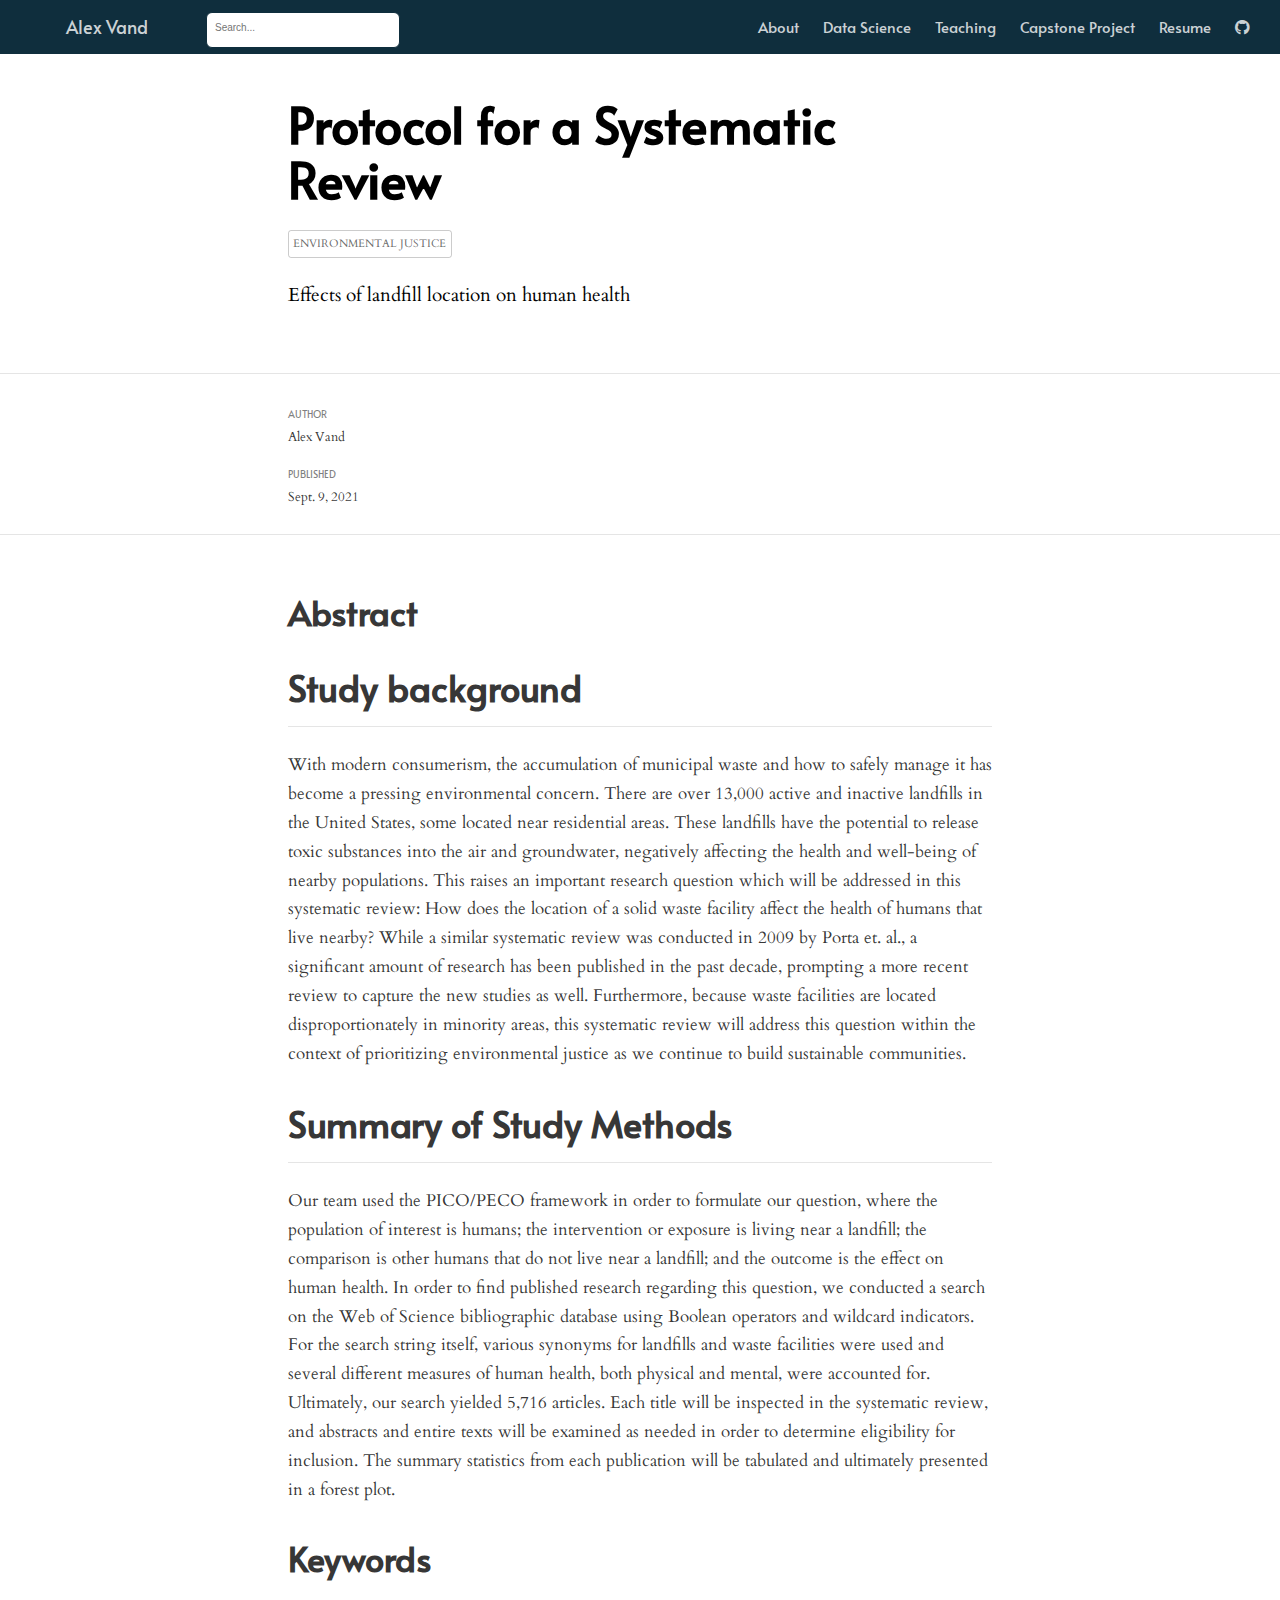
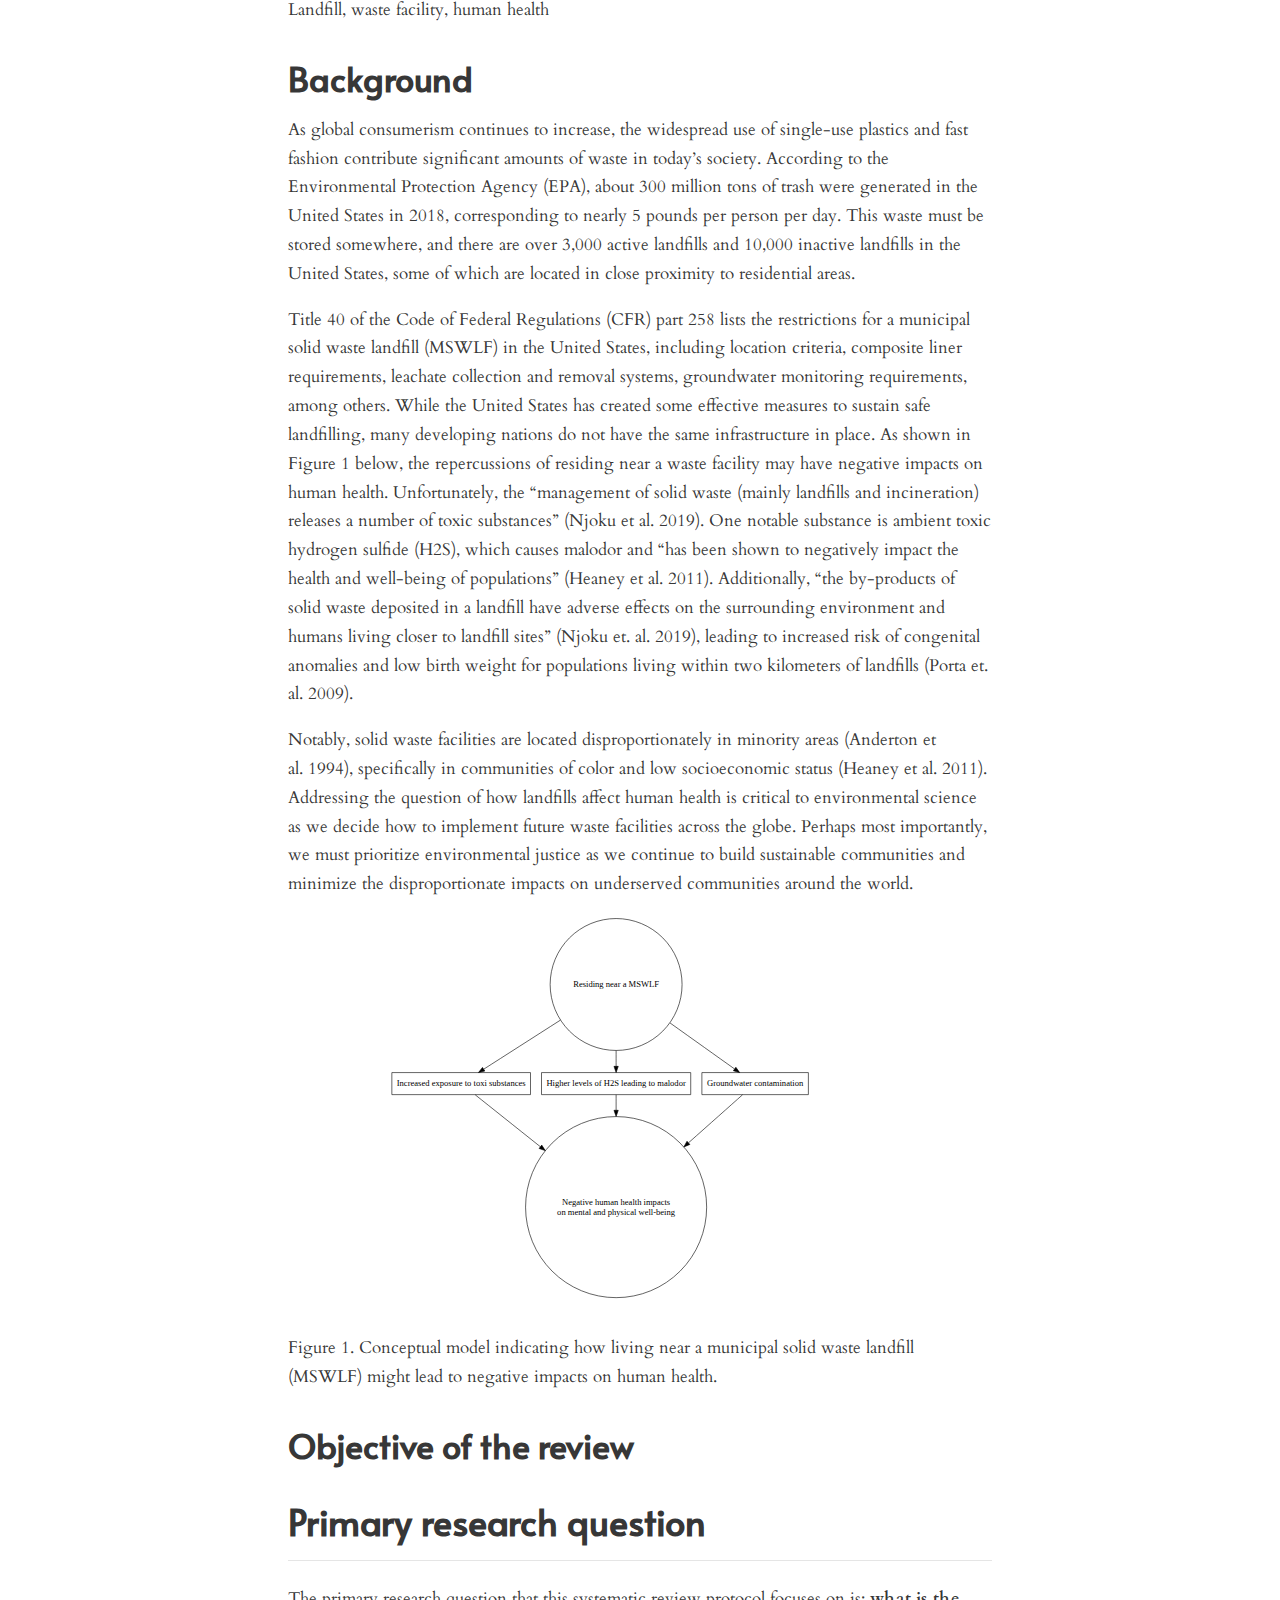
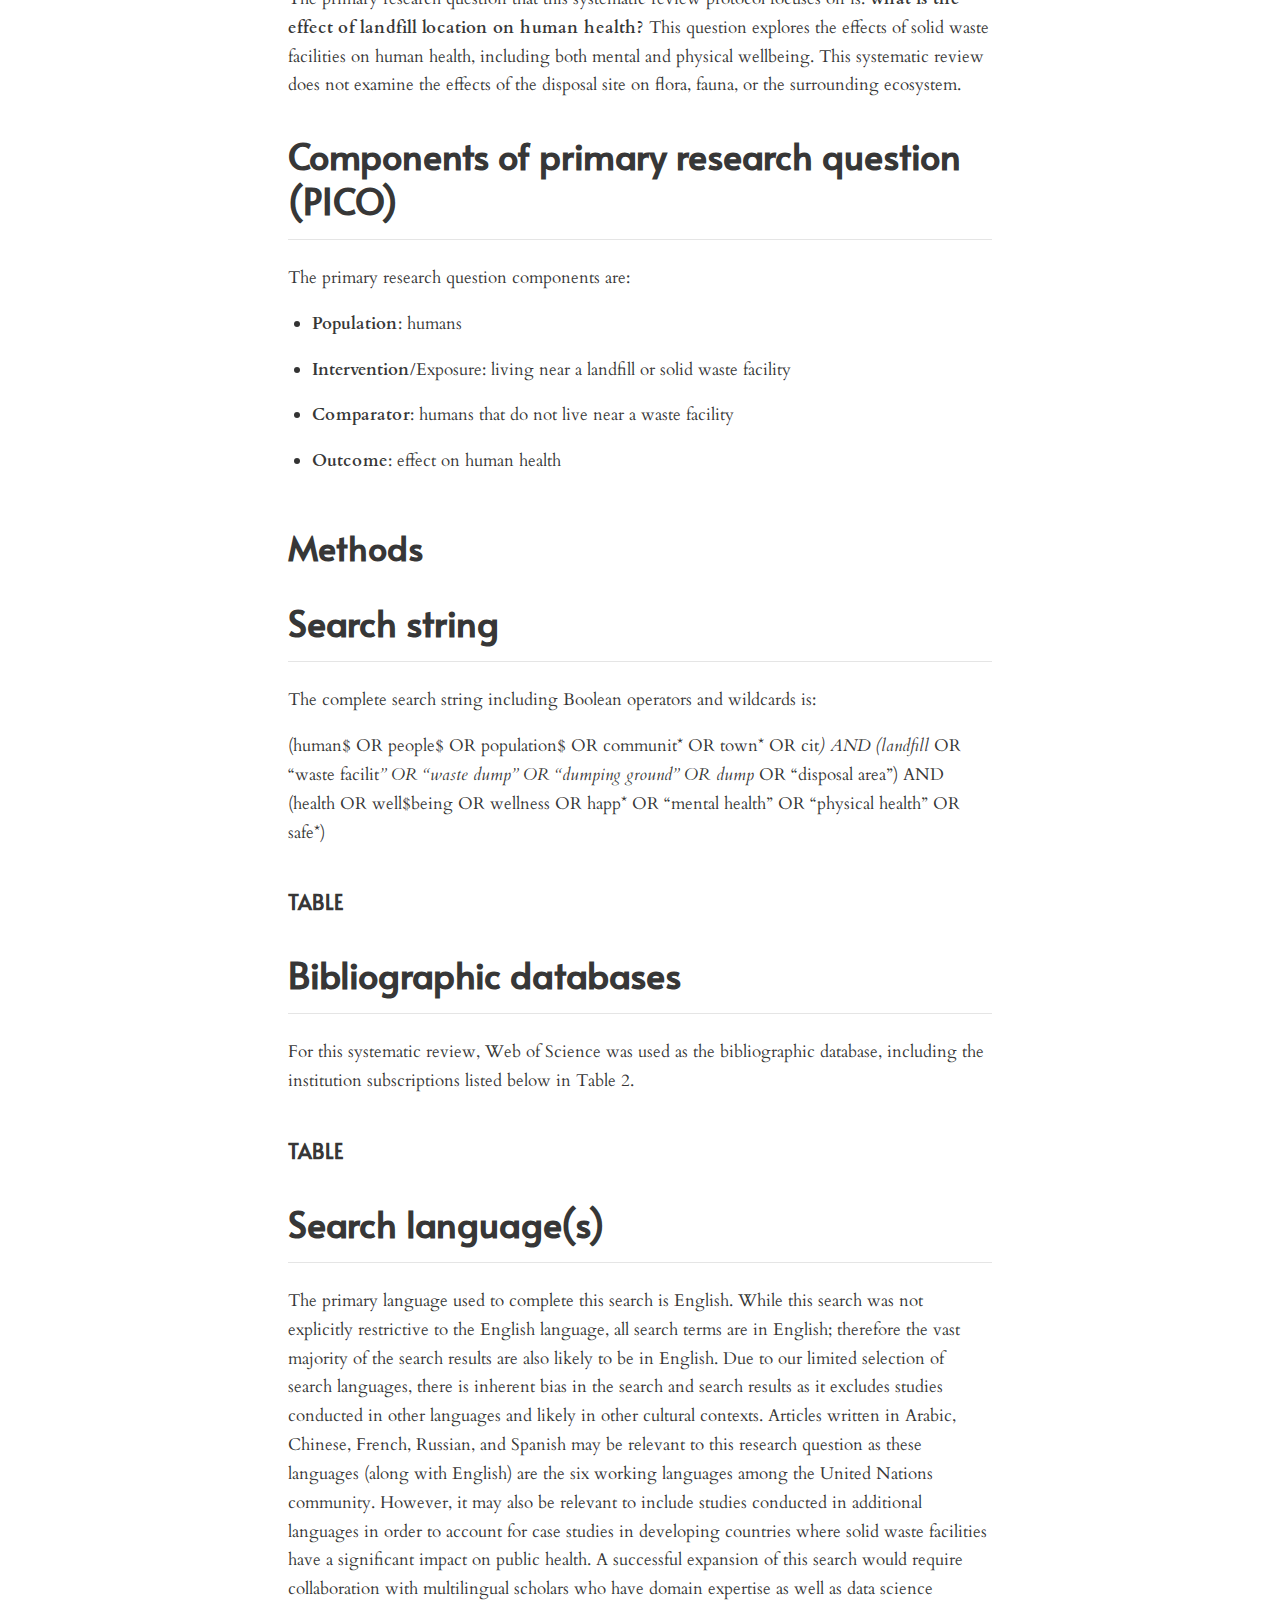
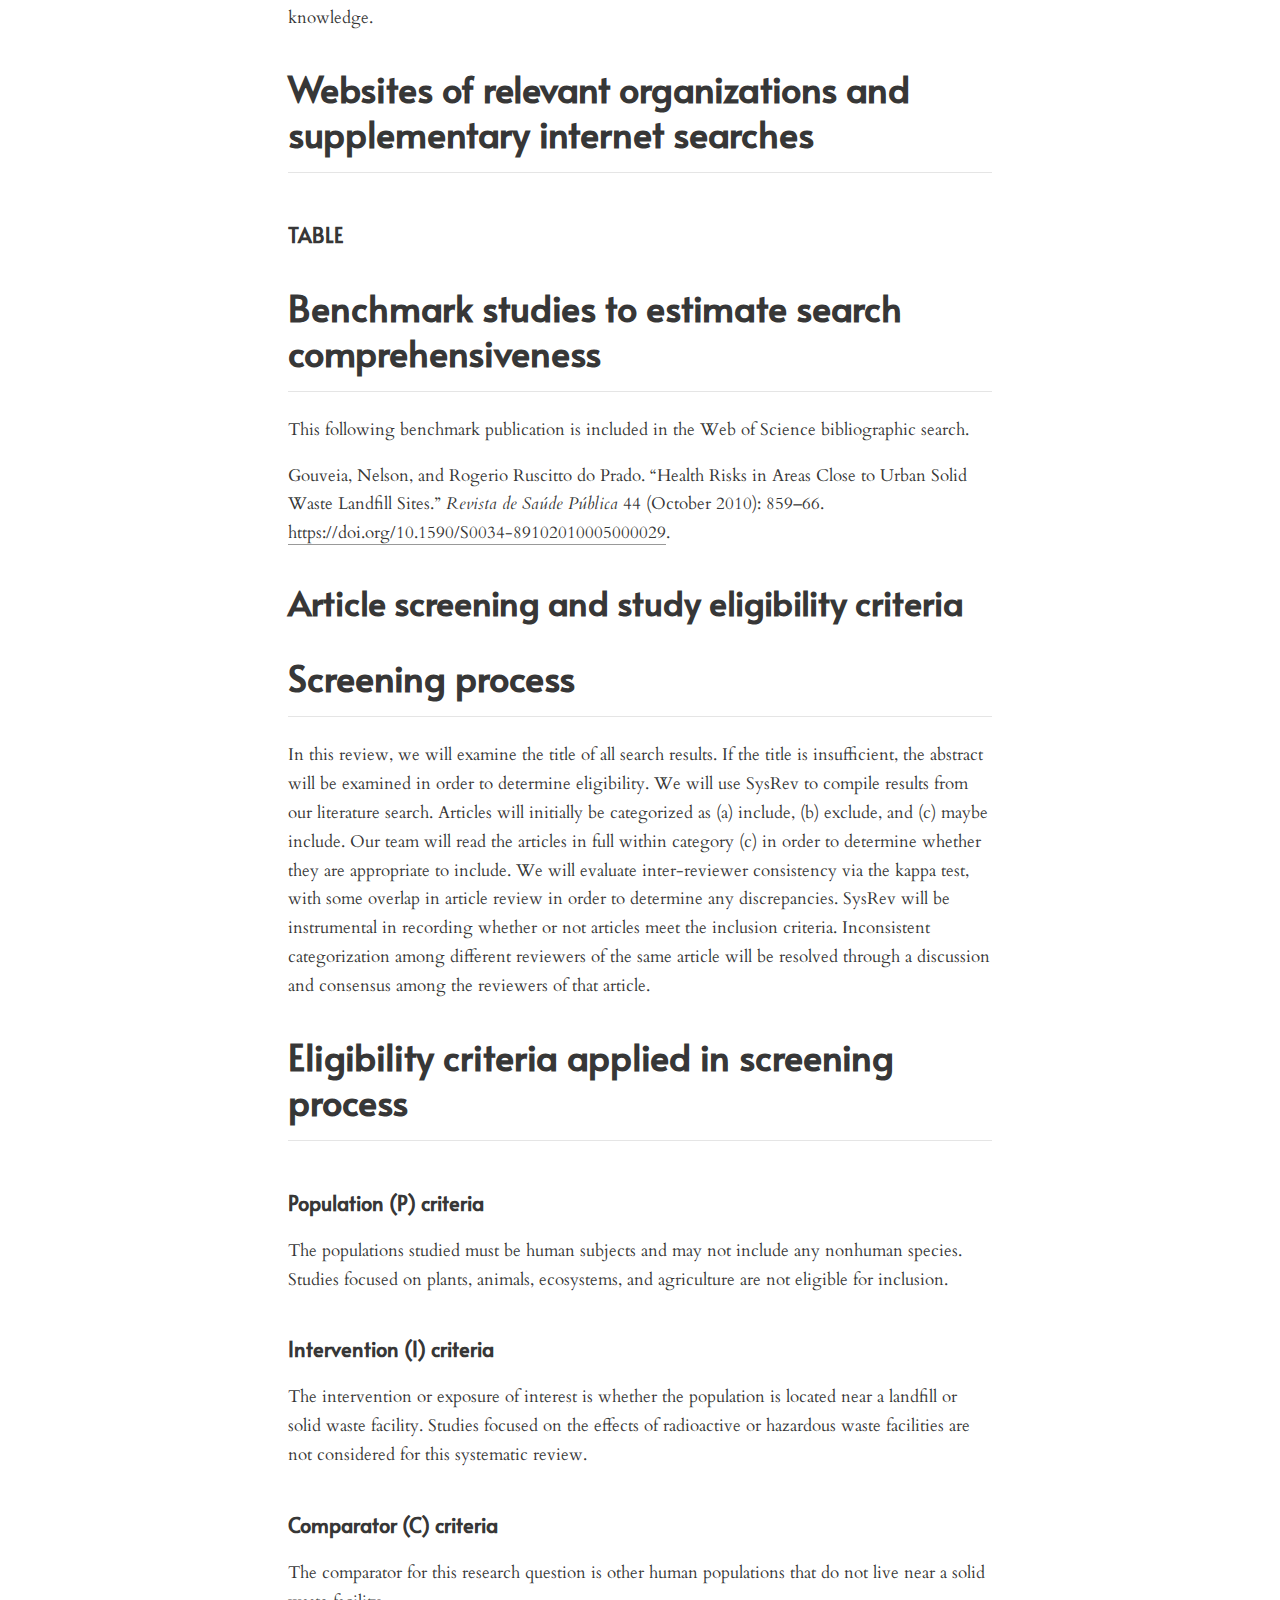
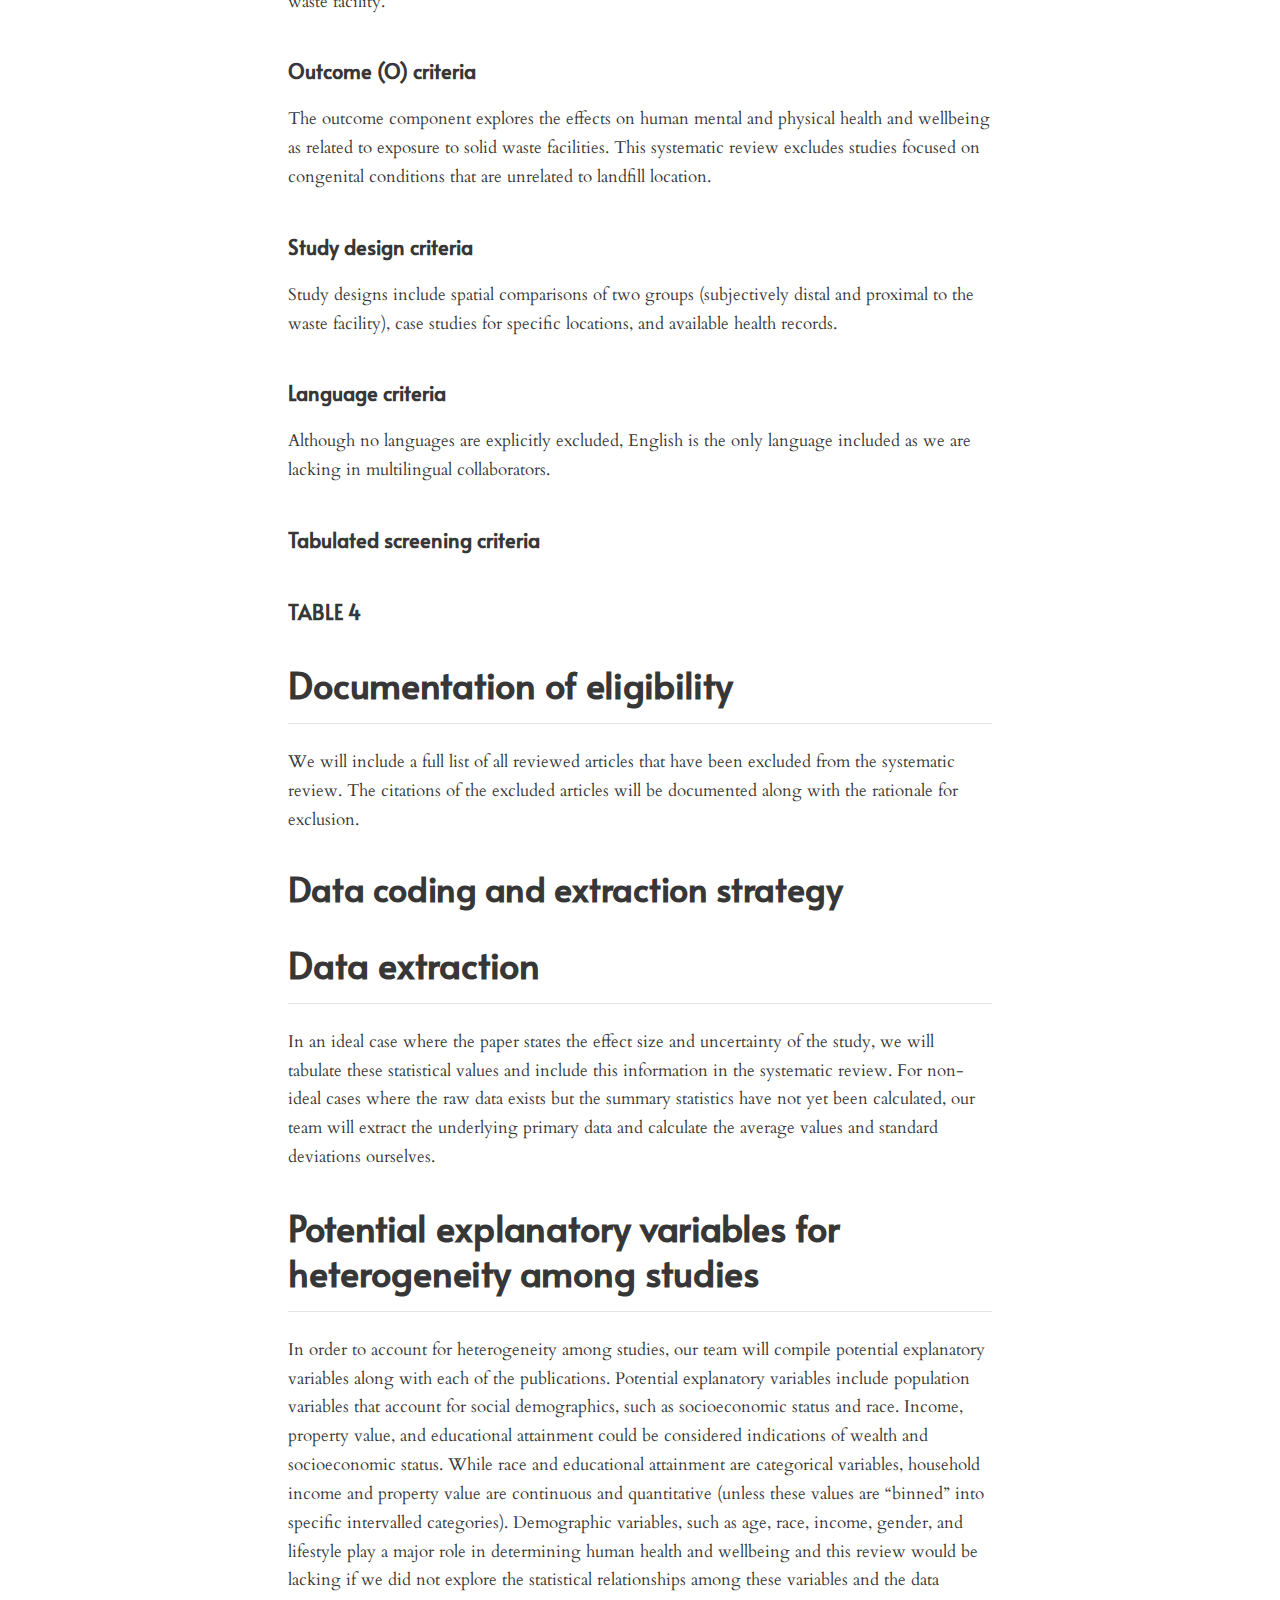
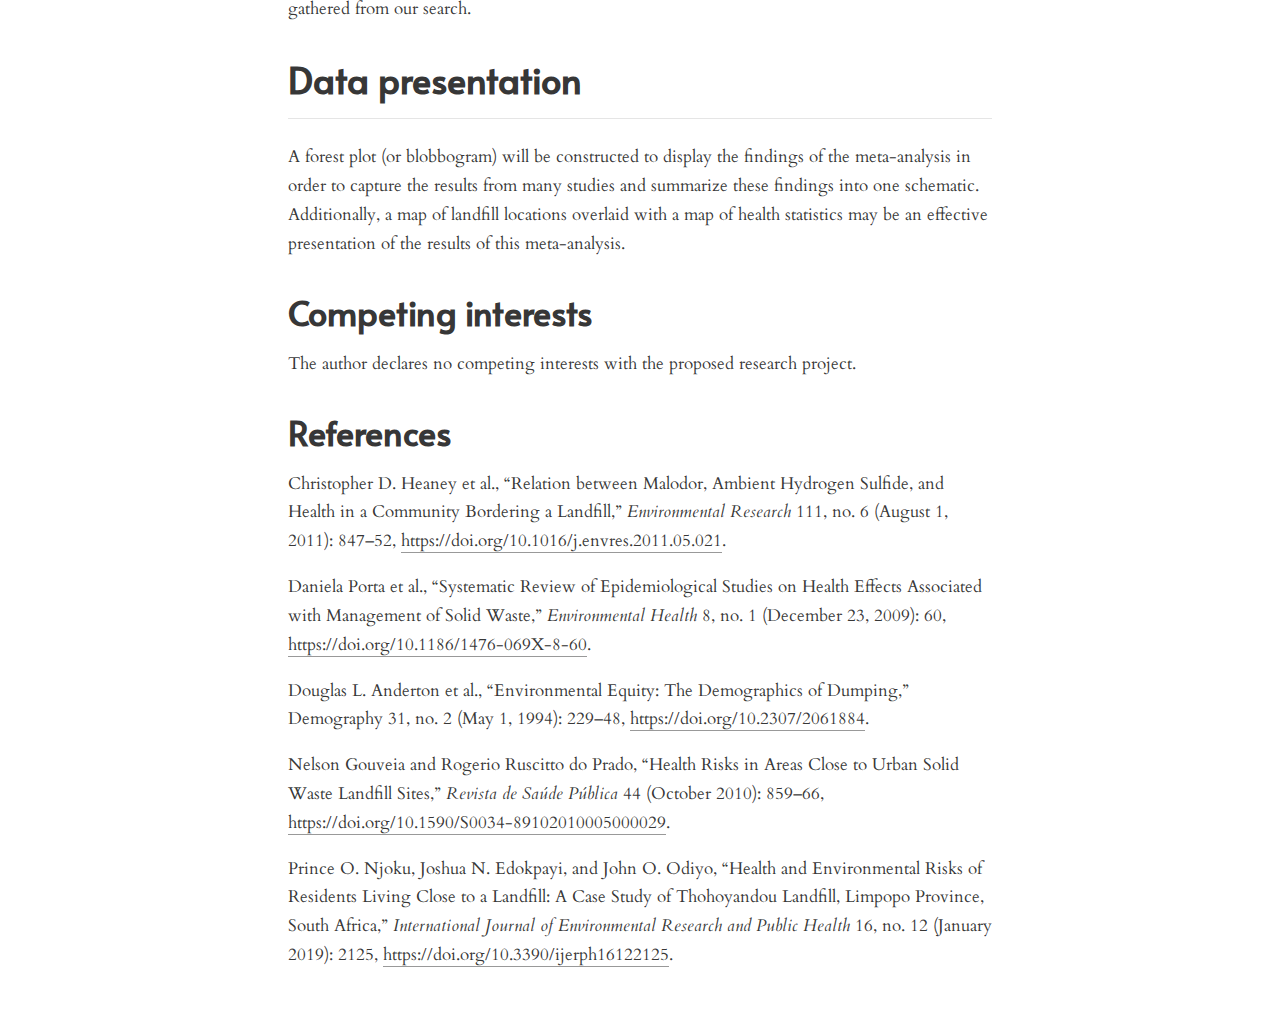
<file: docs/posts/systematic_review/index.html>
<!DOCTYPE html>

<html xmlns="http://www.w3.org/1999/xhtml" lang="" xml:lang="">

<head>
  <meta charset="utf-8"/>
  <meta name="viewport" content="width=device-width, initial-scale=1"/>
  <meta http-equiv="X-UA-Compatible" content="IE=Edge,chrome=1"/>
  <meta name="generator" content="distill" />

  <style type="text/css">
  /* Hide doc at startup (prevent jankiness while JS renders/transforms) */
  body {
    visibility: hidden;
  }
  </style>

 <!--radix_placeholder_import_source-->
 <!--/radix_placeholder_import_source-->

<style type="text/css">code{white-space: pre;}</style>
<style type="text/css" data-origin="pandoc">
pre > code.sourceCode { white-space: pre; position: relative; }
pre > code.sourceCode > span { display: inline-block; line-height: 1.25; }
pre > code.sourceCode > span:empty { height: 1.2em; }
.sourceCode { overflow: visible; }
code.sourceCode > span { color: inherit; text-decoration: inherit; }
div.sourceCode { margin: 1em 0; }
pre.sourceCode { margin: 0; }
@media screen {
div.sourceCode { overflow: auto; }
}
@media print {
pre > code.sourceCode { white-space: pre-wrap; }
pre > code.sourceCode > span { text-indent: -5em; padding-left: 5em; }
}
pre.numberSource code
  { counter-reset: source-line 0; }
pre.numberSource code > span
  { position: relative; left: -4em; counter-increment: source-line; }
pre.numberSource code > span > a:first-child::before
  { content: counter(source-line);
    position: relative; left: -1em; text-align: right; vertical-align: baseline;
    border: none; display: inline-block;
    -webkit-touch-callout: none; -webkit-user-select: none;
    -khtml-user-select: none; -moz-user-select: none;
    -ms-user-select: none; user-select: none;
    padding: 0 4px; width: 4em;
    color: #aaaaaa;
  }
pre.numberSource { margin-left: 3em; border-left: 1px solid #aaaaaa;  padding-left: 4px; }
div.sourceCode
  { color: #00769e; background-color: #f1f3f5; }
@media screen {
pre > code.sourceCode > span > a:first-child::before { text-decoration: underline; }
}
code span { color: #00769e; } /* Normal */
code span.al { color: #ad0000; } /* Alert */
code span.an { color: #5e5e5e; } /* Annotation */
code span.at { color: #657422; } /* Attribute */
code span.bn { color: #ad0000; } /* BaseN */
code span.bu { } /* BuiltIn */
code span.cf { color: #00769e; } /* ControlFlow */
code span.ch { color: #20794d; } /* Char */
code span.cn { color: #8f5902; } /* Constant */
code span.co { color: #5e5e5e; } /* Comment */
code span.cv { color: #5e5e5e; font-style: italic; } /* CommentVar */
code span.do { color: #5e5e5e; font-style: italic; } /* Documentation */
code span.dt { color: #ad0000; } /* DataType */
code span.dv { color: #ad0000; } /* DecVal */
code span.er { color: #ad0000; } /* Error */
code span.ex { } /* Extension */
code span.fl { color: #ad0000; } /* Float */
code span.fu { color: #4758ab; } /* Function */
code span.im { } /* Import */
code span.in { color: #5e5e5e; } /* Information */
code span.kw { color: #00769e; } /* Keyword */
code span.op { color: #5e5e5e; } /* Operator */
code span.ot { color: #00769e; } /* Other */
code span.pp { color: #ad0000; } /* Preprocessor */
code span.sc { color: #5e5e5e; } /* SpecialChar */
code span.ss { color: #20794d; } /* SpecialString */
code span.st { color: #20794d; } /* String */
code span.va { color: #111111; } /* Variable */
code span.vs { color: #20794d; } /* VerbatimString */
code span.wa { color: #5e5e5e; font-style: italic; } /* Warning */
</style>


  <!--radix_placeholder_meta_tags-->
<title>Alex Vand: Protocol for a Systematic Review</title>

<meta property="description" itemprop="description" content="Effects of landfill location on human health"/>


<!--  https://schema.org/Article -->
<meta property="article:published" itemprop="datePublished" content="2021-09-09"/>
<meta property="article:created" itemprop="dateCreated" content="2021-09-09"/>
<meta name="article:author" content="Alex Vand"/>

<!--  https://developers.facebook.com/docs/sharing/webmasters#markup -->
<meta property="og:title" content="Alex Vand: Protocol for a Systematic Review"/>
<meta property="og:type" content="article"/>
<meta property="og:description" content="Effects of landfill location on human health"/>
<meta property="og:locale" content="en_US"/>
<meta property="og:site_name" content="Alex Vand"/>

<!--  https://dev.twitter.com/cards/types/summary -->
<meta property="twitter:card" content="summary"/>
<meta property="twitter:title" content="Alex Vand: Protocol for a Systematic Review"/>
<meta property="twitter:description" content="Effects of landfill location on human health"/>

<!--/radix_placeholder_meta_tags-->
  <!--radix_placeholder_rmarkdown_metadata-->

<script type="text/json" id="radix-rmarkdown-metadata">
{"type":"list","attributes":{"names":{"type":"character","attributes":{},"value":["title","description","author","date","output","categories"]}},"value":[{"type":"character","attributes":{},"value":["Protocol for a Systematic Review"]},{"type":"character","attributes":{},"value":["Effects of landfill location on human health"]},{"type":"list","attributes":{},"value":[{"type":"list","attributes":{"names":{"type":"character","attributes":{},"value":["name","url"]}},"value":[{"type":"character","attributes":{},"value":["Alex Vand"]},{"type":"list","attributes":{"names":{"type":"character","attributes":{},"value":[]}},"value":[]}]}]},{"type":"character","attributes":{},"value":["2021-09-09"]},{"type":"list","attributes":{"names":{"type":"character","attributes":{},"value":["distill::distill_article"]}},"value":[{"type":"list","attributes":{"names":{"type":"character","attributes":{},"value":["self_contained"]}},"value":[{"type":"logical","attributes":{},"value":[false]}]}]},{"type":"character","attributes":{},"value":["environmental justice"]}]}
</script>
<!--/radix_placeholder_rmarkdown_metadata-->
  
  <script type="text/json" id="radix-resource-manifest">
  {"type":"character","attributes":{},"value":["systematic_review_files/anchor-4.2.2/anchor.min.js","systematic_review_files/bowser-1.9.3/bowser.min.js","systematic_review_files/DiagrammeR-styles-0.2/styles.css","systematic_review_files/distill-2.2.21/template.v2.js","systematic_review_files/grViz-binding-1.0.9/grViz.js","systematic_review_files/header-attrs-2.14/header-attrs.js","systematic_review_files/htmlwidgets-1.6.1/htmlwidgets.js","systematic_review_files/jquery-3.6.0/jquery-3.6.0.js","systematic_review_files/jquery-3.6.0/jquery-3.6.0.min.js","systematic_review_files/jquery-3.6.0/jquery-3.6.0.min.map","systematic_review_files/popper-2.6.0/popper.min.js","systematic_review_files/tippy-6.2.7/tippy-bundle.umd.min.js","systematic_review_files/tippy-6.2.7/tippy-light-border.css","systematic_review_files/tippy-6.2.7/tippy.css","systematic_review_files/tippy-6.2.7/tippy.umd.min.js","systematic_review_files/viz-1.8.2/viz.js","systematic_review_files/webcomponents-2.0.0/webcomponents.js"]}
  </script>
  <!--radix_placeholder_navigation_in_header-->
<meta name="distill:offset" content="../.."/>

<script type="application/javascript">

  window.headroom_prevent_pin = false;

  window.document.addEventListener("DOMContentLoaded", function (event) {

    // initialize headroom for banner
    var header = $('header').get(0);
    var headerHeight = header.offsetHeight;
    var headroom = new Headroom(header, {
      tolerance: 5,
      onPin : function() {
        if (window.headroom_prevent_pin) {
          window.headroom_prevent_pin = false;
          headroom.unpin();
        }
      }
    });
    headroom.init();
    if(window.location.hash)
      headroom.unpin();
    $(header).addClass('headroom--transition');

    // offset scroll location for banner on hash change
    // (see: https://github.com/WickyNilliams/headroom.js/issues/38)
    window.addEventListener("hashchange", function(event) {
      window.scrollTo(0, window.pageYOffset - (headerHeight + 25));
    });

    // responsive menu
    $('.distill-site-header').each(function(i, val) {
      var topnav = $(this);
      var toggle = topnav.find('.nav-toggle');
      toggle.on('click', function() {
        topnav.toggleClass('responsive');
      });
    });

    // nav dropdowns
    $('.nav-dropbtn').click(function(e) {
      $(this).next('.nav-dropdown-content').toggleClass('nav-dropdown-active');
      $(this).parent().siblings('.nav-dropdown')
         .children('.nav-dropdown-content').removeClass('nav-dropdown-active');
    });
    $("body").click(function(e){
      $('.nav-dropdown-content').removeClass('nav-dropdown-active');
    });
    $(".nav-dropdown").click(function(e){
      e.stopPropagation();
    });
  });
</script>

<style type="text/css">

/* Theme (user-documented overrideables for nav appearance) */

.distill-site-nav {
  color: rgba(255, 255, 255, 0.8);
  background-color: #0F2E3D;
  font-size: 15px;
  font-weight: 300;
}

.distill-site-nav a {
  color: inherit;
  text-decoration: none;
}

.distill-site-nav a:hover {
  color: white;
}

@media print {
  .distill-site-nav {
    display: none;
  }
}

.distill-site-header {

}

.distill-site-footer {

}


/* Site Header */

.distill-site-header {
  width: 100%;
  box-sizing: border-box;
  z-index: 3;
}

.distill-site-header .nav-left {
  display: inline-block;
  margin-left: 8px;
}

@media screen and (max-width: 768px) {
  .distill-site-header .nav-left {
    margin-left: 0;
  }
}


.distill-site-header .nav-right {
  float: right;
  margin-right: 8px;
}

.distill-site-header a,
.distill-site-header .title {
  display: inline-block;
  text-align: center;
  padding: 14px 10px 14px 10px;
}

.distill-site-header .title {
  font-size: 18px;
  min-width: 150px;
}

.distill-site-header .logo {
  padding: 0;
}

.distill-site-header .logo img {
  display: none;
  max-height: 20px;
  width: auto;
  margin-bottom: -4px;
}

.distill-site-header .nav-image img {
  max-height: 18px;
  width: auto;
  display: inline-block;
  margin-bottom: -3px;
}



@media screen and (min-width: 1000px) {
  .distill-site-header .logo img {
    display: inline-block;
  }
  .distill-site-header .nav-left {
    margin-left: 20px;
  }
  .distill-site-header .nav-right {
    margin-right: 20px;
  }
  .distill-site-header .title {
    padding-left: 12px;
  }
}


.distill-site-header .nav-toggle {
  display: none;
}

.nav-dropdown {
  display: inline-block;
  position: relative;
}

.nav-dropdown .nav-dropbtn {
  border: none;
  outline: none;
  color: rgba(255, 255, 255, 0.8);
  padding: 16px 10px;
  background-color: transparent;
  font-family: inherit;
  font-size: inherit;
  font-weight: inherit;
  margin: 0;
  margin-top: 1px;
  z-index: 2;
}

.nav-dropdown-content {
  display: none;
  position: absolute;
  background-color: white;
  min-width: 200px;
  border: 1px solid rgba(0,0,0,0.15);
  border-radius: 4px;
  box-shadow: 0px 8px 16px 0px rgba(0,0,0,0.1);
  z-index: 1;
  margin-top: 2px;
  white-space: nowrap;
  padding-top: 4px;
  padding-bottom: 4px;
}

.nav-dropdown-content hr {
  margin-top: 4px;
  margin-bottom: 4px;
  border: none;
  border-bottom: 1px solid rgba(0, 0, 0, 0.1);
}

.nav-dropdown-active {
  display: block;
}

.nav-dropdown-content a, .nav-dropdown-content .nav-dropdown-header {
  color: black;
  padding: 6px 24px;
  text-decoration: none;
  display: block;
  text-align: left;
}

.nav-dropdown-content .nav-dropdown-header {
  display: block;
  padding: 5px 24px;
  padding-bottom: 0;
  text-transform: uppercase;
  font-size: 14px;
  color: #999999;
  white-space: nowrap;
}

.nav-dropdown:hover .nav-dropbtn {
  color: white;
}

.nav-dropdown-content a:hover {
  background-color: #ddd;
  color: black;
}

.nav-right .nav-dropdown-content {
  margin-left: -45%;
  right: 0;
}

@media screen and (max-width: 768px) {
  .distill-site-header a, .distill-site-header .nav-dropdown  {display: none;}
  .distill-site-header a.nav-toggle {
    float: right;
    display: block;
  }
  .distill-site-header .title {
    margin-left: 0;
  }
  .distill-site-header .nav-right {
    margin-right: 0;
  }
  .distill-site-header {
    overflow: hidden;
  }
  .nav-right .nav-dropdown-content {
    margin-left: 0;
  }
}


@media screen and (max-width: 768px) {
  .distill-site-header.responsive {position: relative; min-height: 500px; }
  .distill-site-header.responsive a.nav-toggle {
    position: absolute;
    right: 0;
    top: 0;
  }
  .distill-site-header.responsive a,
  .distill-site-header.responsive .nav-dropdown {
    display: block;
    text-align: left;
  }
  .distill-site-header.responsive .nav-left,
  .distill-site-header.responsive .nav-right {
    width: 100%;
  }
  .distill-site-header.responsive .nav-dropdown {float: none;}
  .distill-site-header.responsive .nav-dropdown-content {position: relative;}
  .distill-site-header.responsive .nav-dropdown .nav-dropbtn {
    display: block;
    width: 100%;
    text-align: left;
  }
}

/* Site Footer */

.distill-site-footer {
  width: 100%;
  overflow: hidden;
  box-sizing: border-box;
  z-index: 3;
  margin-top: 30px;
  padding-top: 30px;
  padding-bottom: 30px;
  text-align: center;
}

/* Headroom */

d-title {
  padding-top: 6rem;
}

@media print {
  d-title {
    padding-top: 4rem;
  }
}

.headroom {
  z-index: 1000;
  position: fixed;
  top: 0;
  left: 0;
  right: 0;
}

.headroom--transition {
  transition: all .4s ease-in-out;
}

.headroom--unpinned {
  top: -100px;
}

.headroom--pinned {
  top: 0;
}

/* adjust viewport for navbar height */
/* helps vertically center bootstrap (non-distill) content */
.min-vh-100 {
  min-height: calc(100vh - 100px) !important;
}

</style>

<script src="../../site_libs/jquery-3.6.0/jquery-3.6.0.min.js"></script>
<link href="../../site_libs/font-awesome-5.1.0/css/all.css" rel="stylesheet"/>
<link href="../../site_libs/font-awesome-5.1.0/css/v4-shims.css" rel="stylesheet"/>
<script src="../../site_libs/headroom-0.9.4/headroom.min.js"></script>
<script src="../../site_libs/autocomplete-0.37.1/autocomplete.min.js"></script>
<script src="../../site_libs/fuse-6.4.1/fuse.min.js"></script>

<script type="application/javascript">

function getMeta(metaName) {
  var metas = document.getElementsByTagName('meta');
  for (let i = 0; i < metas.length; i++) {
    if (metas[i].getAttribute('name') === metaName) {
      return metas[i].getAttribute('content');
    }
  }
  return '';
}

function offsetURL(url) {
  var offset = getMeta('distill:offset');
  return offset ? offset + '/' + url : url;
}

function createFuseIndex() {

  // create fuse index
  var options = {
    keys: [
      { name: 'title', weight: 20 },
      { name: 'categories', weight: 15 },
      { name: 'description', weight: 10 },
      { name: 'contents', weight: 5 },
    ],
    ignoreLocation: true,
    threshold: 0
  };
  var fuse = new window.Fuse([], options);

  // fetch the main search.json
  return fetch(offsetURL('search.json'))
    .then(function(response) {
      if (response.status == 200) {
        return response.json().then(function(json) {
          // index main articles
          json.articles.forEach(function(article) {
            fuse.add(article);
          });
          // download collections and index their articles
          return Promise.all(json.collections.map(function(collection) {
            return fetch(offsetURL(collection)).then(function(response) {
              if (response.status === 200) {
                return response.json().then(function(articles) {
                  articles.forEach(function(article) {
                    fuse.add(article);
                  });
                })
              } else {
                return Promise.reject(
                  new Error('Unexpected status from search index request: ' +
                            response.status)
                );
              }
            });
          })).then(function() {
            return fuse;
          });
        });

      } else {
        return Promise.reject(
          new Error('Unexpected status from search index request: ' +
                      response.status)
        );
      }
    });
}

window.document.addEventListener("DOMContentLoaded", function (event) {

  // get search element (bail if we don't have one)
  var searchEl = window.document.getElementById('distill-search');
  if (!searchEl)
    return;

  createFuseIndex()
    .then(function(fuse) {

      // make search box visible
      searchEl.classList.remove('hidden');

      // initialize autocomplete
      var options = {
        autoselect: true,
        hint: false,
        minLength: 2,
      };
      window.autocomplete(searchEl, options, [{
        source: function(query, callback) {
          const searchOptions = {
            isCaseSensitive: false,
            shouldSort: true,
            minMatchCharLength: 2,
            limit: 10,
          };
          var results = fuse.search(query, searchOptions);
          callback(results
            .map(function(result) { return result.item; })
          );
        },
        templates: {
          suggestion: function(suggestion) {
            var img = suggestion.preview && Object.keys(suggestion.preview).length > 0
              ? `<img src="${offsetURL(suggestion.preview)}"</img>`
              : '';
            var html = `
              <div class="search-item">
                <h3>${suggestion.title}</h3>
                <div class="search-item-description">
                  ${suggestion.description || ''}
                </div>
                <div class="search-item-preview">
                  ${img}
                </div>
              </div>
            `;
            return html;
          }
        }
      }]).on('autocomplete:selected', function(event, suggestion) {
        window.location.href = offsetURL(suggestion.path);
      });
      // remove inline display style on autocompleter (we want to
      // manage responsive display via css)
      $('.algolia-autocomplete').css("display", "");
    })
    .catch(function(error) {
      console.log(error);
    });

});

</script>

<style type="text/css">

.nav-search {
  font-size: x-small;
}

/* Algolioa Autocomplete */

.algolia-autocomplete {
  display: inline-block;
  margin-left: 10px;
  vertical-align: sub;
  background-color: white;
  color: black;
  padding: 6px;
  padding-top: 8px;
  padding-bottom: 0;
  border-radius: 6px;
  border: 1px #0F2E3D solid;
  width: 180px;
}


@media screen and (max-width: 768px) {
  .distill-site-nav .algolia-autocomplete {
    display: none;
    visibility: hidden;
  }
  .distill-site-nav.responsive .algolia-autocomplete {
    display: inline-block;
    visibility: visible;
  }
  .distill-site-nav.responsive .algolia-autocomplete .aa-dropdown-menu {
    margin-left: 0;
    width: 400px;
    max-height: 400px;
  }
}

.algolia-autocomplete .aa-input, .algolia-autocomplete .aa-hint {
  width: 90%;
  outline: none;
  border: none;
}

.algolia-autocomplete .aa-hint {
  color: #999;
}
.algolia-autocomplete .aa-dropdown-menu {
  width: 550px;
  max-height: 70vh;
  overflow-x: visible;
  overflow-y: scroll;
  padding: 5px;
  margin-top: 3px;
  margin-left: -150px;
  background-color: #fff;
  border-radius: 5px;
  border: 1px solid #999;
  border-top: none;
}

.algolia-autocomplete .aa-dropdown-menu .aa-suggestion {
  cursor: pointer;
  padding: 5px 4px;
  border-bottom: 1px solid #eee;
}

.algolia-autocomplete .aa-dropdown-menu .aa-suggestion:last-of-type {
  border-bottom: none;
  margin-bottom: 2px;
}

.algolia-autocomplete .aa-dropdown-menu .aa-suggestion .search-item {
  overflow: hidden;
  font-size: 0.8em;
  line-height: 1.4em;
}

.algolia-autocomplete .aa-dropdown-menu .aa-suggestion .search-item h3 {
  font-size: 1rem;
  margin-block-start: 0;
  margin-block-end: 5px;
}

.algolia-autocomplete .aa-dropdown-menu .aa-suggestion .search-item-description {
  display: inline-block;
  overflow: hidden;
  height: 2.8em;
  width: 80%;
  margin-right: 4%;
}

.algolia-autocomplete .aa-dropdown-menu .aa-suggestion .search-item-preview {
  display: inline-block;
  width: 15%;
}

.algolia-autocomplete .aa-dropdown-menu .aa-suggestion .search-item-preview img {
  height: 3em;
  width: auto;
  display: none;
}

.algolia-autocomplete .aa-dropdown-menu .aa-suggestion .search-item-preview img[src] {
  display: initial;
}

.algolia-autocomplete .aa-dropdown-menu .aa-suggestion.aa-cursor {
  background-color: #eee;
}
.algolia-autocomplete .aa-dropdown-menu .aa-suggestion em {
  font-weight: bold;
  font-style: normal;
}

</style>


<!--/radix_placeholder_navigation_in_header-->
  <!--radix_placeholder_distill-->

<style type="text/css">

body {
  background-color: white;
}

.pandoc-table {
  width: 100%;
}

.pandoc-table>caption {
  margin-bottom: 10px;
}

.pandoc-table th:not([align]) {
  text-align: left;
}

.pagedtable-footer {
  font-size: 15px;
}

d-byline .byline {
  grid-template-columns: 2fr 2fr;
}

d-byline .byline h3 {
  margin-block-start: 1.5em;
}

d-byline .byline .authors-affiliations h3 {
  margin-block-start: 0.5em;
}

.authors-affiliations .orcid-id {
  width: 16px;
  height:16px;
  margin-left: 4px;
  margin-right: 4px;
  vertical-align: middle;
  padding-bottom: 2px;
}

d-title .dt-tags {
  margin-top: 1em;
  grid-column: text;
}

.dt-tags .dt-tag {
  text-decoration: none;
  display: inline-block;
  color: rgba(0,0,0,0.6);
  padding: 0em 0.4em;
  margin-right: 0.5em;
  margin-bottom: 0.4em;
  font-size: 70%;
  border: 1px solid rgba(0,0,0,0.2);
  border-radius: 3px;
  text-transform: uppercase;
  font-weight: 500;
}

d-article table.gt_table td,
d-article table.gt_table th {
  border-bottom: none;
  font-size: 100%;
}

.html-widget {
  margin-bottom: 2.0em;
}

.l-screen-inset {
  padding-right: 16px;
}

.l-screen .caption {
  margin-left: 10px;
}

.shaded {
  background: rgb(247, 247, 247);
  padding-top: 20px;
  padding-bottom: 20px;
  border-top: 1px solid rgba(0, 0, 0, 0.1);
  border-bottom: 1px solid rgba(0, 0, 0, 0.1);
}

.shaded .html-widget {
  margin-bottom: 0;
  border: 1px solid rgba(0, 0, 0, 0.1);
}

.shaded .shaded-content {
  background: white;
}

.text-output {
  margin-top: 0;
  line-height: 1.5em;
}

.hidden {
  display: none !important;
}

d-article {
  padding-top: 2.5rem;
  padding-bottom: 30px;
}

d-appendix {
  padding-top: 30px;
}

d-article>p>img {
  width: 100%;
}

d-article h2 {
  margin: 1rem 0 1.5rem 0;
}

d-article h3 {
  margin-top: 1.5rem;
}

d-article iframe {
  border: 1px solid rgba(0, 0, 0, 0.1);
  margin-bottom: 2.0em;
  width: 100%;
}

/* Tweak code blocks */

d-article div.sourceCode code,
d-article pre code {
  font-family: Consolas, Monaco, 'Andale Mono', 'Ubuntu Mono', monospace;
}

d-article pre,
d-article div.sourceCode,
d-article div.sourceCode pre {
  overflow: auto;
}

d-article div.sourceCode {
  background-color: white;
}

d-article div.sourceCode pre {
  padding-left: 10px;
  font-size: 12px;
  border-left: 2px solid rgba(0,0,0,0.1);
}

d-article pre {
  font-size: 12px;
  color: black;
  background: none;
  margin-top: 0;
  text-align: left;
  white-space: pre;
  word-spacing: normal;
  word-break: normal;
  word-wrap: normal;
  line-height: 1.5;

  -moz-tab-size: 4;
  -o-tab-size: 4;
  tab-size: 4;

  -webkit-hyphens: none;
  -moz-hyphens: none;
  -ms-hyphens: none;
  hyphens: none;
}

d-article pre a {
  border-bottom: none;
}

d-article pre a:hover {
  border-bottom: none;
  text-decoration: underline;
}

d-article details {
  grid-column: text;
  margin-bottom: 0.8em;
}

@media(min-width: 768px) {

d-article pre,
d-article div.sourceCode,
d-article div.sourceCode pre {
  overflow: visible !important;
}

d-article div.sourceCode pre {
  padding-left: 18px;
  font-size: 14px;
}

d-article pre {
  font-size: 14px;
}

}

figure img.external {
  background: white;
  border: 1px solid rgba(0, 0, 0, 0.1);
  box-shadow: 0 1px 8px rgba(0, 0, 0, 0.1);
  padding: 18px;
  box-sizing: border-box;
}

/* CSS for d-contents */

.d-contents {
  grid-column: text;
  color: rgba(0,0,0,0.8);
  font-size: 0.9em;
  padding-bottom: 1em;
  margin-bottom: 1em;
  padding-bottom: 0.5em;
  margin-bottom: 1em;
  padding-left: 0.25em;
  justify-self: start;
}

@media(min-width: 1000px) {
  .d-contents.d-contents-float {
    height: 0;
    grid-column-start: 1;
    grid-column-end: 4;
    justify-self: center;
    padding-right: 3em;
    padding-left: 2em;
  }
}

.d-contents nav h3 {
  font-size: 18px;
  margin-top: 0;
  margin-bottom: 1em;
}

.d-contents li {
  list-style-type: none
}

.d-contents nav > ul {
  padding-left: 0;
}

.d-contents ul {
  padding-left: 1em
}

.d-contents nav ul li {
  margin-top: 0.6em;
  margin-bottom: 0.2em;
}

.d-contents nav a {
  font-size: 13px;
  border-bottom: none;
  text-decoration: none
  color: rgba(0, 0, 0, 0.8);
}

.d-contents nav a:hover {
  text-decoration: underline solid rgba(0, 0, 0, 0.6)
}

.d-contents nav > ul > li > a {
  font-weight: 600;
}

.d-contents nav > ul > li > ul {
  font-weight: inherit;
}

.d-contents nav > ul > li > ul > li {
  margin-top: 0.2em;
}


.d-contents nav ul {
  margin-top: 0;
  margin-bottom: 0.25em;
}

.d-article-with-toc h2:nth-child(2) {
  margin-top: 0;
}


/* Figure */

.figure {
  position: relative;
  margin-bottom: 2.5em;
  margin-top: 1.5em;
}

.figure .caption {
  color: rgba(0, 0, 0, 0.6);
  font-size: 12px;
  line-height: 1.5em;
}

.figure img.external {
  background: white;
  border: 1px solid rgba(0, 0, 0, 0.1);
  box-shadow: 0 1px 8px rgba(0, 0, 0, 0.1);
  padding: 18px;
  box-sizing: border-box;
}

.figure .caption a {
  color: rgba(0, 0, 0, 0.6);
}

.figure .caption b,
.figure .caption strong, {
  font-weight: 600;
  color: rgba(0, 0, 0, 1.0);
}

/* Citations */

d-article .citation {
  color: inherit;
  cursor: inherit;
}

div.hanging-indent{
  margin-left: 1em; text-indent: -1em;
}

/* Citation hover box */

.tippy-box[data-theme~=light-border] {
  background-color: rgba(250, 250, 250, 0.95);
}

.tippy-content > p {
  margin-bottom: 0;
  padding: 2px;
}


/* Tweak 1000px media break to show more text */

@media(min-width: 1000px) {
  .base-grid,
  distill-header,
  d-title,
  d-abstract,
  d-article,
  d-appendix,
  distill-appendix,
  d-byline,
  d-footnote-list,
  d-citation-list,
  distill-footer {
    grid-template-columns: [screen-start] 1fr [page-start kicker-start] 80px [middle-start] 50px [text-start kicker-end] 65px 65px 65px 65px 65px 65px 65px 65px [text-end gutter-start] 65px [middle-end] 65px [page-end gutter-end] 1fr [screen-end];
    grid-column-gap: 16px;
  }

  .grid {
    grid-column-gap: 16px;
  }

  d-article {
    font-size: 1.06rem;
    line-height: 1.7em;
  }
  figure .caption, .figure .caption, figure figcaption {
    font-size: 13px;
  }
}

@media(min-width: 1180px) {
  .base-grid,
  distill-header,
  d-title,
  d-abstract,
  d-article,
  d-appendix,
  distill-appendix,
  d-byline,
  d-footnote-list,
  d-citation-list,
  distill-footer {
    grid-template-columns: [screen-start] 1fr [page-start kicker-start] 60px [middle-start] 60px [text-start kicker-end] 60px 60px 60px 60px 60px 60px 60px 60px [text-end gutter-start] 60px [middle-end] 60px [page-end gutter-end] 1fr [screen-end];
    grid-column-gap: 32px;
  }

  .grid {
    grid-column-gap: 32px;
  }
}


/* Get the citation styles for the appendix (not auto-injected on render since
   we do our own rendering of the citation appendix) */

d-appendix .citation-appendix,
.d-appendix .citation-appendix {
  font-size: 11px;
  line-height: 15px;
  border-left: 1px solid rgba(0, 0, 0, 0.1);
  padding-left: 18px;
  border: 1px solid rgba(0,0,0,0.1);
  background: rgba(0, 0, 0, 0.02);
  padding: 10px 18px;
  border-radius: 3px;
  color: rgba(150, 150, 150, 1);
  overflow: hidden;
  margin-top: -12px;
  white-space: pre-wrap;
  word-wrap: break-word;
}

/* Include appendix styles here so they can be overridden */

d-appendix {
  contain: layout style;
  font-size: 0.8em;
  line-height: 1.7em;
  margin-top: 60px;
  margin-bottom: 0;
  border-top: 1px solid rgba(0, 0, 0, 0.1);
  color: rgba(0,0,0,0.5);
  padding-top: 60px;
  padding-bottom: 48px;
}

d-appendix h3 {
  grid-column: page-start / text-start;
  font-size: 15px;
  font-weight: 500;
  margin-top: 1em;
  margin-bottom: 0;
  color: rgba(0,0,0,0.65);
}

d-appendix h3 + * {
  margin-top: 1em;
}

d-appendix ol {
  padding: 0 0 0 15px;
}

@media (min-width: 768px) {
  d-appendix ol {
    padding: 0 0 0 30px;
    margin-left: -30px;
  }
}

d-appendix li {
  margin-bottom: 1em;
}

d-appendix a {
  color: rgba(0, 0, 0, 0.6);
}

d-appendix > * {
  grid-column: text;
}

d-appendix > d-footnote-list,
d-appendix > d-citation-list,
d-appendix > distill-appendix {
  grid-column: screen;
}

/* Include footnote styles here so they can be overridden */

d-footnote-list {
  contain: layout style;
}

d-footnote-list > * {
  grid-column: text;
}

d-footnote-list a.footnote-backlink {
  color: rgba(0,0,0,0.3);
  padding-left: 0.5em;
}



/* Anchor.js */

.anchorjs-link {
  /*transition: all .25s linear; */
  text-decoration: none;
  border-bottom: none;
}
*:hover > .anchorjs-link {
  margin-left: -1.125em !important;
  text-decoration: none;
  border-bottom: none;
}

/* Social footer */

.social_footer {
  margin-top: 30px;
  margin-bottom: 0;
  color: rgba(0,0,0,0.67);
}

.disqus-comments {
  margin-right: 30px;
}

.disqus-comment-count {
  border-bottom: 1px solid rgba(0, 0, 0, 0.4);
  cursor: pointer;
}

#disqus_thread {
  margin-top: 30px;
}

.article-sharing a {
  border-bottom: none;
  margin-right: 8px;
}

.article-sharing a:hover {
  border-bottom: none;
}

.sidebar-section.subscribe {
  font-size: 12px;
  line-height: 1.6em;
}

.subscribe p {
  margin-bottom: 0.5em;
}


.article-footer .subscribe {
  font-size: 15px;
  margin-top: 45px;
}


.sidebar-section.custom {
  font-size: 12px;
  line-height: 1.6em;
}

.custom p {
  margin-bottom: 0.5em;
}

/* Styles for listing layout (hide title) */
.layout-listing d-title, .layout-listing .d-title {
  display: none;
}

/* Styles for posts lists (not auto-injected) */


.posts-with-sidebar {
  padding-left: 45px;
  padding-right: 45px;
}

.posts-list .description h2,
.posts-list .description p {
  font-family: -apple-system, BlinkMacSystemFont, "Segoe UI", Roboto, Oxygen, Ubuntu, Cantarell, "Fira Sans", "Droid Sans", "Helvetica Neue", Arial, sans-serif;
}

.posts-list .description h2 {
  font-weight: 700;
  border-bottom: none;
  padding-bottom: 0;
}

.posts-list h2.post-tag {
  border-bottom: 1px solid rgba(0, 0, 0, 0.2);
  padding-bottom: 12px;
}
.posts-list {
  margin-top: 60px;
  margin-bottom: 24px;
}

.posts-list .post-preview {
  text-decoration: none;
  overflow: hidden;
  display: block;
  border-bottom: 1px solid rgba(0, 0, 0, 0.1);
  padding: 24px 0;
}

.post-preview-last {
  border-bottom: none !important;
}

.posts-list .posts-list-caption {
  grid-column: screen;
  font-weight: 400;
}

.posts-list .post-preview h2 {
  margin: 0 0 6px 0;
  line-height: 1.2em;
  font-style: normal;
  font-size: 24px;
}

.posts-list .post-preview p {
  margin: 0 0 12px 0;
  line-height: 1.4em;
  font-size: 16px;
}

.posts-list .post-preview .thumbnail {
  box-sizing: border-box;
  margin-bottom: 24px;
  position: relative;
  max-width: 500px;
}
.posts-list .post-preview img {
  width: 100%;
  display: block;
}

.posts-list .metadata {
  font-size: 12px;
  line-height: 1.4em;
  margin-bottom: 18px;
}

.posts-list .metadata > * {
  display: inline-block;
}

.posts-list .metadata .publishedDate {
  margin-right: 2em;
}

.posts-list .metadata .dt-authors {
  display: block;
  margin-top: 0.3em;
  margin-right: 2em;
}

.posts-list .dt-tags {
  display: block;
  line-height: 1em;
}

.posts-list .dt-tags .dt-tag {
  display: inline-block;
  color: rgba(0,0,0,0.6);
  padding: 0.3em 0.4em;
  margin-right: 0.2em;
  margin-bottom: 0.4em;
  font-size: 60%;
  border: 1px solid rgba(0,0,0,0.2);
  border-radius: 3px;
  text-transform: uppercase;
  font-weight: 500;
}

.posts-list img {
  opacity: 1;
}

.posts-list img[data-src] {
  opacity: 0;
}

.posts-more {
  clear: both;
}


.posts-sidebar {
  font-size: 16px;
}

.posts-sidebar h3 {
  font-size: 16px;
  margin-top: 0;
  margin-bottom: 0.5em;
  font-weight: 400;
  text-transform: uppercase;
}

.sidebar-section {
  margin-bottom: 30px;
}

.categories ul {
  list-style-type: none;
  margin: 0;
  padding: 0;
}

.categories li {
  color: rgba(0, 0, 0, 0.8);
  margin-bottom: 0;
}

.categories li>a {
  border-bottom: none;
}

.categories li>a:hover {
  border-bottom: 1px solid rgba(0, 0, 0, 0.4);
}

.categories .active {
  font-weight: 600;
}

.categories .category-count {
  color: rgba(0, 0, 0, 0.4);
}


@media(min-width: 768px) {
  .posts-list .post-preview h2 {
    font-size: 26px;
  }
  .posts-list .post-preview .thumbnail {
    float: right;
    width: 30%;
    margin-bottom: 0;
  }
  .posts-list .post-preview .description {
    float: left;
    width: 45%;
  }
  .posts-list .post-preview .metadata {
    float: left;
    width: 20%;
    margin-top: 8px;
  }
  .posts-list .post-preview p {
    margin: 0 0 12px 0;
    line-height: 1.5em;
    font-size: 16px;
  }
  .posts-with-sidebar .posts-list {
    float: left;
    width: 75%;
  }
  .posts-with-sidebar .posts-sidebar {
    float: right;
    width: 20%;
    margin-top: 60px;
    padding-top: 24px;
    padding-bottom: 24px;
  }
}


/* Improve display for browsers without grid (IE/Edge <= 15) */

.downlevel {
  line-height: 1.6em;
  font-family: -apple-system, BlinkMacSystemFont, "Segoe UI", Roboto, Oxygen, Ubuntu, Cantarell, "Fira Sans", "Droid Sans", "Helvetica Neue", Arial, sans-serif;
  margin: 0;
}

.downlevel .d-title {
  padding-top: 6rem;
  padding-bottom: 1.5rem;
}

.downlevel .d-title h1 {
  font-size: 50px;
  font-weight: 700;
  line-height: 1.1em;
  margin: 0 0 0.5rem;
}

.downlevel .d-title p {
  font-weight: 300;
  font-size: 1.2rem;
  line-height: 1.55em;
  margin-top: 0;
}

.downlevel .d-byline {
  padding-top: 0.8em;
  padding-bottom: 0.8em;
  font-size: 0.8rem;
  line-height: 1.8em;
}

.downlevel .section-separator {
  border: none;
  border-top: 1px solid rgba(0, 0, 0, 0.1);
}

.downlevel .d-article {
  font-size: 1.06rem;
  line-height: 1.7em;
  padding-top: 1rem;
  padding-bottom: 2rem;
}


.downlevel .d-appendix {
  padding-left: 0;
  padding-right: 0;
  max-width: none;
  font-size: 0.8em;
  line-height: 1.7em;
  margin-bottom: 0;
  color: rgba(0,0,0,0.5);
  padding-top: 40px;
  padding-bottom: 48px;
}

.downlevel .footnotes ol {
  padding-left: 13px;
}

.downlevel .base-grid,
.downlevel .distill-header,
.downlevel .d-title,
.downlevel .d-abstract,
.downlevel .d-article,
.downlevel .d-appendix,
.downlevel .distill-appendix,
.downlevel .d-byline,
.downlevel .d-footnote-list,
.downlevel .d-citation-list,
.downlevel .distill-footer,
.downlevel .appendix-bottom,
.downlevel .posts-container {
  padding-left: 40px;
  padding-right: 40px;
}

@media(min-width: 768px) {
  .downlevel .base-grid,
  .downlevel .distill-header,
  .downlevel .d-title,
  .downlevel .d-abstract,
  .downlevel .d-article,
  .downlevel .d-appendix,
  .downlevel .distill-appendix,
  .downlevel .d-byline,
  .downlevel .d-footnote-list,
  .downlevel .d-citation-list,
  .downlevel .distill-footer,
  .downlevel .appendix-bottom,
  .downlevel .posts-container {
  padding-left: 150px;
  padding-right: 150px;
  max-width: 900px;
}
}

.downlevel pre code {
  display: block;
  border-left: 2px solid rgba(0, 0, 0, .1);
  padding: 0 0 0 20px;
  font-size: 14px;
}

.downlevel code, .downlevel pre {
  color: black;
  background: none;
  font-family: Consolas, Monaco, 'Andale Mono', 'Ubuntu Mono', monospace;
  text-align: left;
  white-space: pre;
  word-spacing: normal;
  word-break: normal;
  word-wrap: normal;
  line-height: 1.5;

  -moz-tab-size: 4;
  -o-tab-size: 4;
  tab-size: 4;

  -webkit-hyphens: none;
  -moz-hyphens: none;
  -ms-hyphens: none;
  hyphens: none;
}

.downlevel .posts-list .post-preview {
  color: inherit;
}



</style>

<script type="application/javascript">

function is_downlevel_browser() {
  if (bowser.isUnsupportedBrowser({ msie: "12", msedge: "16"},
                                 window.navigator.userAgent)) {
    return true;
  } else {
    return window.load_distill_framework === undefined;
  }
}

// show body when load is complete
function on_load_complete() {

  // add anchors
  if (window.anchors) {
    window.anchors.options.placement = 'left';
    window.anchors.add('d-article > h2, d-article > h3, d-article > h4, d-article > h5');
  }


  // set body to visible
  document.body.style.visibility = 'visible';

  // force redraw for leaflet widgets
  if (window.HTMLWidgets) {
    var maps = window.HTMLWidgets.findAll(".leaflet");
    $.each(maps, function(i, el) {
      var map = this.getMap();
      map.invalidateSize();
      map.eachLayer(function(layer) {
        if (layer instanceof L.TileLayer)
          layer.redraw();
      });
    });
  }

  // trigger 'shown' so htmlwidgets resize
  $('d-article').trigger('shown');
}

function init_distill() {

  init_common();

  // create front matter
  var front_matter = $('<d-front-matter></d-front-matter>');
  $('#distill-front-matter').wrap(front_matter);

  // create d-title
  $('.d-title').changeElementType('d-title');

  // create d-byline
  var byline = $('<d-byline></d-byline>');
  $('.d-byline').replaceWith(byline);

  // create d-article
  var article = $('<d-article></d-article>');
  $('.d-article').wrap(article).children().unwrap();

  // move posts container into article
  $('.posts-container').appendTo($('d-article'));

  // create d-appendix
  $('.d-appendix').changeElementType('d-appendix');

  // flag indicating that we have appendix items
  var appendix = $('.appendix-bottom').children('h3').length > 0;

  // replace footnotes with <d-footnote>
  $('.footnote-ref').each(function(i, val) {
    appendix = true;
    var href = $(this).attr('href');
    var id = href.replace('#', '');
    var fn = $('#' + id);
    var fn_p = $('#' + id + '>p');
    fn_p.find('.footnote-back').remove();
    var text = fn_p.html();
    var dtfn = $('<d-footnote></d-footnote>');
    dtfn.html(text);
    $(this).replaceWith(dtfn);
  });
  // remove footnotes
  $('.footnotes').remove();

  // move refs into #references-listing
  $('#references-listing').replaceWith($('#refs'));

  $('h1.appendix, h2.appendix').each(function(i, val) {
    $(this).changeElementType('h3');
  });
  $('h3.appendix').each(function(i, val) {
    var id = $(this).attr('id');
    $('.d-contents a[href="#' + id + '"]').parent().remove();
    appendix = true;
    $(this).nextUntil($('h1, h2, h3')).addBack().appendTo($('d-appendix'));
  });

  // show d-appendix if we have appendix content
  $("d-appendix").css('display', appendix ? 'grid' : 'none');

  // localize layout chunks to just output
  $('.layout-chunk').each(function(i, val) {

    // capture layout
    var layout = $(this).attr('data-layout');

    // apply layout to markdown level block elements
    var elements = $(this).children().not('details, div.sourceCode, pre, script');
    elements.each(function(i, el) {
      var layout_div = $('<div class="' + layout + '"></div>');
      if (layout_div.hasClass('shaded')) {
        var shaded_content = $('<div class="shaded-content"></div>');
        $(this).wrap(shaded_content);
        $(this).parent().wrap(layout_div);
      } else {
        $(this).wrap(layout_div);
      }
    });


    // unwrap the layout-chunk div
    $(this).children().unwrap();
  });

  // remove code block used to force  highlighting css
  $('.distill-force-highlighting-css').parent().remove();

  // remove empty line numbers inserted by pandoc when using a
  // custom syntax highlighting theme
  $('code.sourceCode a:empty').remove();

  // load distill framework
  load_distill_framework();

  // wait for window.distillRunlevel == 4 to do post processing
  function distill_post_process() {

    if (!window.distillRunlevel || window.distillRunlevel < 4)
      return;

    // hide author/affiliations entirely if we have no authors
    var front_matter = JSON.parse($("#distill-front-matter").html());
    var have_authors = front_matter.authors && front_matter.authors.length > 0;
    if (!have_authors)
      $('d-byline').addClass('hidden');

    // article with toc class
    $('.d-contents').parent().addClass('d-article-with-toc');

    // strip links that point to #
    $('.authors-affiliations').find('a[href="#"]').removeAttr('href');

    // add orcid ids
    $('.authors-affiliations').find('.author').each(function(i, el) {
      var orcid_id = front_matter.authors[i].orcidID;
      if (orcid_id) {
        var a = $('<a></a>');
        a.attr('href', 'https://orcid.org/' + orcid_id);
        var img = $('<img></img>');
        img.addClass('orcid-id');
        img.attr('alt', 'ORCID ID');
        img.attr('src','[data-uri]');
        a.append(img);
        $(this).append(a);
      }
    });

    // hide elements of author/affiliations grid that have no value
    function hide_byline_column(caption) {
      $('d-byline').find('h3:contains("' + caption + '")').parent().css('visibility', 'hidden');
    }

    // affiliations
    var have_affiliations = false;
    for (var i = 0; i<front_matter.authors.length; ++i) {
      var author = front_matter.authors[i];
      if (author.affiliation !== "&nbsp;") {
        have_affiliations = true;
        break;
      }
    }
    if (!have_affiliations)
      $('d-byline').find('h3:contains("Affiliations")').css('visibility', 'hidden');

    // published date
    if (!front_matter.publishedDate)
      hide_byline_column("Published");

    // document object identifier
    var doi = $('d-byline').find('h3:contains("DOI")');
    var doi_p = doi.next().empty();
    if (!front_matter.doi) {
      // if we have a citation and valid citationText then link to that
      if ($('#citation').length > 0 && front_matter.citationText) {
        doi.html('Citation');
        $('<a href="#citation"></a>')
          .text(front_matter.citationText)
          .appendTo(doi_p);
      } else {
        hide_byline_column("DOI");
      }
    } else {
      $('<a></a>')
         .attr('href', "https://doi.org/" + front_matter.doi)
         .html(front_matter.doi)
         .appendTo(doi_p);
    }

     // change plural form of authors/affiliations
    if (front_matter.authors.length === 1) {
      var grid = $('.authors-affiliations');
      grid.children('h3:contains("Authors")').text('Author');
      grid.children('h3:contains("Affiliations")').text('Affiliation');
    }

    // remove d-appendix and d-footnote-list local styles
    $('d-appendix > style:first-child').remove();
    $('d-footnote-list > style:first-child').remove();

    // move appendix-bottom entries to the bottom
    $('.appendix-bottom').appendTo('d-appendix').children().unwrap();
    $('.appendix-bottom').remove();

    // hoverable references
    $('span.citation[data-cites]').each(function() {
      const citeChild = $(this).children()[0]
      // Do not process if @xyz has been used without escaping and without bibliography activated
      // https://github.com/rstudio/distill/issues/466
      if (citeChild === undefined) return true

      if (citeChild.nodeName == "D-FOOTNOTE") {
        var fn = citeChild
        $(this).html(fn.shadowRoot.querySelector("sup"))
        $(this).id = fn.id
        fn.remove()
      }
      var refs = $(this).attr('data-cites').split(" ");
      var refHtml = refs.map(function(ref) {
        // Could use CSS.escape too here, we insure backward compatibility in navigator
        return "<p>" + $('div[id="ref-' + ref + '"]').html() + "</p>";
      }).join("\n");
      window.tippy(this, {
        allowHTML: true,
        content: refHtml,
        maxWidth: 500,
        interactive: true,
        interactiveBorder: 10,
        theme: 'light-border',
        placement: 'bottom-start'
      });
    });

    // fix footnotes in tables (#411)
    // replacing broken distill.pub feature
    $('table d-footnote').each(function() {
      // we replace internal showAtNode methode which is triggered when hovering a footnote
      this.hoverBox.showAtNode = function(node) {
        // ported from https://github.com/distillpub/template/pull/105/files
        calcOffset = function(elem) {
            let x = elem.offsetLeft;
            let y = elem.offsetTop;
            // Traverse upwards until an `absolute` element is found or `elem`
            // becomes null.
            while (elem = elem.offsetParent && elem.style.position != 'absolute') {
                x += elem.offsetLeft;
                y += elem.offsetTop;
            }

            return { left: x, top: y };
        }
        // https://developer.mozilla.org/en-US/docs/Web/API/HTMLElement/offsetTop
        const bbox = node.getBoundingClientRect();
        const offset = calcOffset(node);
        this.show([offset.left + bbox.width, offset.top + bbox.height]);
      }
    })

    // clear polling timer
    clearInterval(tid);

    // show body now that everything is ready
    on_load_complete();
  }

  var tid = setInterval(distill_post_process, 50);
  distill_post_process();

}

function init_downlevel() {

  init_common();

   // insert hr after d-title
  $('.d-title').after($('<hr class="section-separator"/>'));

  // check if we have authors
  var front_matter = JSON.parse($("#distill-front-matter").html());
  var have_authors = front_matter.authors && front_matter.authors.length > 0;

  // manage byline/border
  if (!have_authors)
    $('.d-byline').remove();
  $('.d-byline').after($('<hr class="section-separator"/>'));
  $('.d-byline a').remove();

  // remove toc
  $('.d-contents').remove();

  // move appendix elements
  $('h1.appendix, h2.appendix').each(function(i, val) {
    $(this).changeElementType('h3');
  });
  $('h3.appendix').each(function(i, val) {
    $(this).nextUntil($('h1, h2, h3')).addBack().appendTo($('.d-appendix'));
  });


  // inject headers into references and footnotes
  var refs_header = $('<h3></h3>');
  refs_header.text('References');
  $('#refs').prepend(refs_header);

  var footnotes_header = $('<h3></h3');
  footnotes_header.text('Footnotes');
  $('.footnotes').children('hr').first().replaceWith(footnotes_header);

  // move appendix-bottom entries to the bottom
  $('.appendix-bottom').appendTo('.d-appendix').children().unwrap();
  $('.appendix-bottom').remove();

  // remove appendix if it's empty
  if ($('.d-appendix').children().length === 0)
    $('.d-appendix').remove();

  // prepend separator above appendix
  $('.d-appendix').before($('<hr class="section-separator" style="clear: both"/>'));

  // trim code
  $('pre>code').each(function(i, val) {
    $(this).html($.trim($(this).html()));
  });

  // move posts-container right before article
  $('.posts-container').insertBefore($('.d-article'));

  $('body').addClass('downlevel');

  on_load_complete();
}


function init_common() {

  // jquery plugin to change element types
  (function($) {
    $.fn.changeElementType = function(newType) {
      var attrs = {};

      $.each(this[0].attributes, function(idx, attr) {
        attrs[attr.nodeName] = attr.nodeValue;
      });

      this.replaceWith(function() {
        return $("<" + newType + "/>", attrs).append($(this).contents());
      });
    };
  })(jQuery);

  // prevent underline for linked images
  $('a > img').parent().css({'border-bottom' : 'none'});

  // mark non-body figures created by knitr chunks as 100% width
  $('.layout-chunk').each(function(i, val) {
    var figures = $(this).find('img, .html-widget');
    // ignore leaflet img layers (#106)
    figures = figures.filter(':not(img[class*="leaflet"])')
    if ($(this).attr('data-layout') !== "l-body") {
      figures.css('width', '100%');
    } else {
      figures.css('max-width', '100%');
      figures.filter("[width]").each(function(i, val) {
        var fig = $(this);
        fig.css('width', fig.attr('width') + 'px');
      });

    }
  });

  // auto-append index.html to post-preview links in file: protocol
  // and in rstudio ide preview
  $('.post-preview').each(function(i, val) {
    if (window.location.protocol === "file:")
      $(this).attr('href', $(this).attr('href') + "index.html");
  });

  // get rid of index.html references in header
  if (window.location.protocol !== "file:") {
    $('.distill-site-header a[href]').each(function(i,val) {
      $(this).attr('href', $(this).attr('href').replace(/^index[.]html/, "./"));
    });
  }

  // add class to pandoc style tables
  $('tr.header').parent('thead').parent('table').addClass('pandoc-table');
  $('.kable-table').children('table').addClass('pandoc-table');

  // add figcaption style to table captions
  $('caption').parent('table').addClass("figcaption");

  // initialize posts list
  if (window.init_posts_list)
    window.init_posts_list();

  // implmement disqus comment link
  $('.disqus-comment-count').click(function() {
    window.headroom_prevent_pin = true;
    $('#disqus_thread').toggleClass('hidden');
    if (!$('#disqus_thread').hasClass('hidden')) {
      var offset = $(this).offset();
      $(window).resize();
      $('html, body').animate({
        scrollTop: offset.top - 35
      });
    }
  });
}

document.addEventListener('DOMContentLoaded', function() {
  if (is_downlevel_browser())
    init_downlevel();
  else
    window.addEventListener('WebComponentsReady', init_distill);
});

</script>

<style type="text/css">
/* base variables */

/* Edit the CSS properties in this file to create a custom
   Distill theme. Only edit values in the right column
   for each row; values shown are the CSS defaults.
   To return any property to the default,
   you may set its value to: unset
   All rows must end with a semi-colon.                      */

/* Optional: embed custom fonts here with `@import`          */
/* This must remain at the top of this file.                 */



html {
  /*-- Main font sizes --*/
  --title-size:      50px;
  --body-size:       1.06rem;
  --code-size:       14px;
  --aside-size:      12px;
  --fig-cap-size:    13px;
  /*-- Main font colors --*/
  --title-color:     #000000;
  --header-color:    rgba(0, 0, 0, 0.8);
  --body-color:      rgba(0, 0, 0, 0.8);
  --aside-color:     rgba(0, 0, 0, 0.6);
  --fig-cap-color:   rgba(0, 0, 0, 0.6);
  /*-- Specify custom fonts ~~~ must be imported above   --*/
  --heading-font:    sans-serif;
  --mono-font:       monospace;
  --body-font:       sans-serif;
  --navbar-font:     sans-serif;  /* websites + blogs only */
}

/*-- ARTICLE METADATA --*/
d-byline {
  --heading-size:    0.6rem;
  --heading-color:   rgba(0, 0, 0, 0.5);
  --body-size:       0.8rem;
  --body-color:      rgba(0, 0, 0, 0.8);
}

/*-- ARTICLE TABLE OF CONTENTS --*/
.d-contents {
  --heading-size:    18px;
  --contents-size:   13px;
}

/*-- ARTICLE APPENDIX --*/
d-appendix {
  --heading-size:    15px;
  --heading-color:   rgba(0, 0, 0, 0.65);
  --text-size:       0.8em;
  --text-color:      rgba(0, 0, 0, 0.5);
}

/*-- WEBSITE HEADER + FOOTER --*/
/* These properties only apply to Distill sites and blogs  */

.distill-site-header {
  --title-size:       18px;
  --text-color:       rgba(255, 255, 255, 0.8);
  --text-size:        15px;
  --hover-color:      white;
  --bkgd-color:       #0F2E3D;
}

.distill-site-footer {
  --text-color:       rgba(255, 255, 255, 0.8);
  --text-size:        15px;
  --hover-color:      white;
  --bkgd-color:       #0F2E3D;
}

/*-- Additional custom styles --*/
/* Add any additional CSS rules below                      */
</style>
<style type="text/css">
/* base variables */

/* Edit the CSS properties in this file to create a custom
   Distill theme. Only edit values in the right column
   for each row; values shown are the CSS defaults.
   To return any property to the default,
   you may set its value to: unset
   All rows must end with a semi-colon.                      */

/* Optional: embed custom fonts here with `@import`          */
/* This must remain at the top of this file.                 */
@import url('https://fonts.googleapis.com/css2?family=Alata');
@import url('https://fonts.googleapis.com/css2?family=Cardo');


html {
  /*-- Main font sizes --*/
  --title-size:      50px;
  --body-size:       1.06rem;
  --code-size:       14px;
  --aside-size:      12px;
  --fig-cap-size:    13px;
  /*-- Main font colors --*/
  --title-color:     #000000;
  --header-color:    rgba(0, 0, 0, 0.8);
  --body-color:      rgba(0, 0, 0, 0.8);
  --aside-color:     rgba(0, 0, 0, 0.6);
  --fig-cap-color:   rgba(0, 0, 0, 0.6);
  /*-- Specify custom fonts ~~~ must be imported above   --*/
  --heading-font:    "Alata", sans-serif;
  --mono-font:       monospace;
  --body-font:       "Cardo", sans-serif;
  --navbar-font:     "Alata", sans-serif;  
  /* websites + blogs only */
}

/*-- ARTICLE METADATA --*/
d-byline {
  --heading-size:    0.6rem;
  --heading-color:   rgba(0, 0, 0, 0.5);
  --body-size:       0.8rem;
  --body-color:      rgba(0, 0, 0, 0.8);
}

/*-- ARTICLE TABLE OF CONTENTS --*/
.d-contents {
  --heading-size:    18px;
  --contents-size:   13px;
}

/*-- ARTICLE APPENDIX --*/
d-appendix {
  --heading-size:    15px;
  --heading-color:   rgba(0, 0, 0, 0.65);
  --text-size:       0.8em;
  --text-color:      rgba(0, 0, 0, 0.5);
}

/*-- WEBSITE HEADER + FOOTER --*/
/* These properties only apply to Distill sites and blogs  */

.distill-site-header {
  --title-size:       18px;    
  --text-color:       rgba(255, 255, 255, 0.8);
  --text-size:        15px;
  --hover-color:      white;
  --bkgd-color:       #0F2E3D;
}

.distill-site-footer {
  --text-color:       rgba(255, 255, 255, 0.8);
  --text-size:        15px;
  --hover-color:      white;
  --bkgd-color:       #0F2E3D;
}

/*-- Additional custom styles --*/
/* Add any additional CSS rules below                      */
</style>
<style type="text/css">
/* base style */

/* FONT FAMILIES */

:root {
  --heading-default: -apple-system, BlinkMacSystemFont, "Segoe UI", Roboto, Oxygen, Ubuntu, Cantarell, "Fira Sans", "Droid Sans", "Helvetica Neue", Arial, sans-serif;
  --mono-default: Consolas, Monaco, 'Andale Mono', 'Ubuntu Mono', monospace;
  --body-default: -apple-system, BlinkMacSystemFont, "Segoe UI", Roboto, Oxygen, Ubuntu, Cantarell, "Fira Sans", "Droid Sans", "Helvetica Neue", Arial, sans-serif;
}

body,
.posts-list .post-preview p,
.posts-list .description p {
  font-family: var(--body-font), var(--body-default);
}

h1, h2, h3, h4, h5, h6,
.posts-list .post-preview h2,
.posts-list .description h2 {
  font-family: var(--heading-font), var(--heading-default);
}

d-article div.sourceCode code,
d-article pre code {
  font-family: var(--mono-font), var(--mono-default);
}


/*-- TITLE --*/
d-title h1,
.posts-list > h1 {
  color: var(--title-color, black);
}

d-title h1 {
  font-size: var(--title-size, 50px);
}

/*-- HEADERS --*/
d-article h1,
d-article h2,
d-article h3,
d-article h4,
d-article h5,
d-article h6 {
  color: var(--header-color, rgba(0, 0, 0, 0.8));
}

/*-- BODY --*/
d-article > p,  /* only text inside of <p> tags */
d-article > ul, /* lists */
d-article > ol {
  color: var(--body-color, rgba(0, 0, 0, 0.8));
  font-size: var(--body-size, 1.06rem);
}


/*-- CODE --*/
d-article div.sourceCode code,
d-article pre code {
  font-size: var(--code-size, 14px);
}

/*-- ASIDE --*/
d-article aside {
  font-size: var(--aside-size, 12px);
  color: var(--aside-color, rgba(0, 0, 0, 0.6));
}

/*-- FIGURE CAPTIONS --*/
figure .caption,
figure figcaption,
.figure .caption {
  font-size: var(--fig-cap-size, 13px);
  color: var(--fig-cap-color, rgba(0, 0, 0, 0.6));
}

/*-- METADATA --*/
d-byline h3 {
  font-size: var(--heading-size, 0.6rem);
  color: var(--heading-color, rgba(0, 0, 0, 0.5));
}

d-byline {
  font-size: var(--body-size, 0.8rem);
  color: var(--body-color, rgba(0, 0, 0, 0.8));
}

d-byline a,
d-article d-byline a {
  color: var(--body-color, rgba(0, 0, 0, 0.8));
}

/*-- TABLE OF CONTENTS --*/
.d-contents nav h3 {
  font-size: var(--heading-size, 18px);
}

.d-contents nav a {
  font-size: var(--contents-size, 13px);
}

/*-- APPENDIX --*/
d-appendix h3 {
  font-size: var(--heading-size, 15px);
  color: var(--heading-color, rgba(0, 0, 0, 0.65));
}

d-appendix {
  font-size: var(--text-size, 0.8em);
  color: var(--text-color, rgba(0, 0, 0, 0.5));
}

d-appendix d-footnote-list a.footnote-backlink {
  color: var(--text-color, rgba(0, 0, 0, 0.5));
}

/*-- WEBSITE HEADER + FOOTER --*/
.distill-site-header .title {
  font-size: var(--title-size, 18px);
  font-family: var(--navbar-font), var(--heading-default);
}

.distill-site-header a,
.nav-dropdown .nav-dropbtn {
  font-family: var(--navbar-font), var(--heading-default);
}

.nav-dropdown .nav-dropbtn {
  color: var(--text-color, rgba(255, 255, 255, 0.8));
  font-size: var(--text-size, 15px);
}

.distill-site-header a:hover,
.nav-dropdown:hover .nav-dropbtn {
  color: var(--hover-color, white);
}

.distill-site-header {
  font-size: var(--text-size, 15px);
  color: var(--text-color, rgba(255, 255, 255, 0.8));
  background-color: var(--bkgd-color, #0F2E3D);
}

.distill-site-footer {
  font-size: var(--text-size, 15px);
  color: var(--text-color, rgba(255, 255, 255, 0.8));
  background-color: var(--bkgd-color, #0F2E3D);
}

.distill-site-footer a:hover {
  color: var(--hover-color, white);
}</style>
<!--/radix_placeholder_distill-->
  <script src="../../site_libs/header-attrs-2.14/header-attrs.js"></script>
  <script src="../../site_libs/htmlwidgets-1.6.1/htmlwidgets.js"></script>
  <script src="../../site_libs/viz-1.8.2/viz.js"></script>
  <link href="../../site_libs/DiagrammeR-styles-0.2/styles.css" rel="stylesheet" />
  <script src="../../site_libs/grViz-binding-1.0.9/grViz.js"></script>
  <script src="../../site_libs/jquery-3.6.0/jquery-3.6.0.min.js"></script>
  <script src="../../site_libs/popper-2.6.0/popper.min.js"></script>
  <link href="../../site_libs/tippy-6.2.7/tippy.css" rel="stylesheet" />
  <link href="../../site_libs/tippy-6.2.7/tippy-light-border.css" rel="stylesheet" />
  <script src="../../site_libs/tippy-6.2.7/tippy.umd.min.js"></script>
  <script src="../../site_libs/anchor-4.2.2/anchor.min.js"></script>
  <script src="../../site_libs/bowser-1.9.3/bowser.min.js"></script>
  <script src="../../site_libs/webcomponents-2.0.0/webcomponents.js"></script>
  <script src="../../site_libs/distill-2.2.21/template.v2.js"></script>
  <!--radix_placeholder_site_in_header-->
<!--/radix_placeholder_site_in_header-->


</head>

<body>

<!--radix_placeholder_front_matter-->

<script id="distill-front-matter" type="text/json">
{"title":"Protocol for a Systematic Review","description":"Effects of landfill location on human health","authors":[{"author":"Alex Vand","authorURL":{},"affiliation":"&nbsp;","affiliationURL":"#","orcidID":""}],"publishedDate":"2021-09-09T00:00:00.000-07:00","citationText":"Vand, 2021"}
</script>

<!--/radix_placeholder_front_matter-->
<!--radix_placeholder_navigation_before_body-->
<header class="header header--fixed" role="banner">
<nav class="distill-site-nav distill-site-header">
<div class="nav-left">
<a href="../../index.html" class="title">Alex Vand</a>
<input id="distill-search" class="nav-search hidden" type="text" placeholder="Search..."/>
</div>
<div class="nav-right">
<a href="../../about.html">About</a>
<a href="../../data_science.html">Data Science</a>
<a href="../../teaching.html">Teaching</a>
<a href="../../capstone_tech_doc.pdf">Capstone Project</a>
<a href="../../Vand_resume.pdf">Resume</a>
<a href="https://github.com/alexvand24/alexvand24.github.io">
<i class="fab fa-github" aria-hidden="true"></i>
</a>
<a href="javascript:void(0);" class="nav-toggle">&#9776;</a>
</div>
</nav>
</header>
<!--/radix_placeholder_navigation_before_body-->
<!--radix_placeholder_site_before_body-->
<!--/radix_placeholder_site_before_body-->

<div class="d-title">
<h1>Protocol for a Systematic Review</h1>
<!--radix_placeholder_categories-->
<div class="dt-tags">
  <a href="../../data_science.html#category:environmental_justice" class="dt-tag">environmental justice</a>
</div>
<!--/radix_placeholder_categories-->
<p><p>Effects of landfill location on human health</p></p>
</div>

<div class="d-byline">
  Alex Vand true 
  
<br/>2021-09-09
</div>

<div class="d-article">
<h1 id="abstract">Abstract</h1>
<h2 id="study-background">Study background</h2>
<p>With modern consumerism, the accumulation of municipal waste and how to safely manage it has become a pressing environmental concern. There are over 13,000 active and inactive landfills in the United States, some located near residential areas. These landfills have the potential to release toxic substances into the air and groundwater, negatively affecting the health and well-being of nearby populations. This raises an important research question which will be addressed in this systematic review: How does the location of a solid waste facility affect the health of humans that live nearby? While a similar systematic review was conducted in 2009 by Porta et. al., a significant amount of research has been published in the past decade, prompting a more recent review to capture the new studies as well. Furthermore, because waste facilities are located disproportionately in minority areas, this systematic review will address this question within the context of prioritizing environmental justice as we continue to build sustainable communities.</p>
<h2 id="summary-of-study-methods">Summary of Study Methods</h2>
<p>Our team used the PICO/PECO framework in order to formulate our question, where the population of interest is humans; the intervention or exposure is living near a landfill; the comparison is other humans that do not live near a landfill; and the outcome is the effect on human health. In order to find published research regarding this question, we conducted a search on the Web of Science bibliographic database using Boolean operators and wildcard indicators. For the search string itself, various synonyms for landfills and waste facilities were used and several different measures of human health, both physical and mental, were accounted for. Ultimately, our search yielded 5,716 articles. Each title will be inspected in the systematic review, and abstracts and entire texts will be examined as needed in order to determine eligibility for inclusion. The summary statistics from each publication will be tabulated and ultimately presented in a forest plot.</p>
<h1 id="keywords">Keywords</h1>
<p>Landfill, waste facility, human health</p>
<h1 id="background">Background</h1>
<p>As global consumerism continues to increase, the widespread use of single-use plastics and fast fashion contribute significant amounts of waste in today’s society. According to the Environmental Protection Agency (EPA), about 300 million tons of trash were generated in the United States in 2018, corresponding to nearly 5 pounds per person per day. This waste must be stored somewhere, and there are over 3,000 active landfills and 10,000 inactive landfills in the United States, some of which are located in close proximity to residential areas.</p>
<p>Title 40 of the Code of Federal Regulations (CFR) part 258 lists the restrictions for a municipal solid waste landfill (MSWLF) in the United States, including location criteria, composite liner requirements, leachate collection and removal systems, groundwater monitoring requirements, among others. While the United States has created some effective measures to sustain safe landfilling, many developing nations do not have the same infrastructure in place. As shown in Figure 1 below, the repercussions of residing near a waste facility may have negative impacts on human health. Unfortunately, the “management of solid waste (mainly landfills and incineration) releases a number of toxic substances” (Njoku et al. 2019). One notable substance is ambient toxic hydrogen sulfide (H2S), which causes malodor and “has been shown to negatively impact the health and well-being of populations” (Heaney et al. 2011). Additionally, “the by-products of solid waste deposited in a landfill have adverse effects on the surrounding environment and humans living closer to landfill sites” (Njoku et. al. 2019), leading to increased risk of congenital anomalies and low birth weight for populations living within two kilometers of landfills (Porta et. al. 2009).</p>
<p>Notably, solid waste facilities are located disproportionately in minority areas (Anderton et al. 1994), specifically in communities of color and low socioeconomic status (Heaney et al. 2011). Addressing the question of how landfills affect human health is critical to environmental science as we decide how to implement future waste facilities across the globe. Perhaps most importantly, we must prioritize environmental justice as we continue to build sustainable communities and minimize the disproportionate impacts on underserved communities around the world.</p>
<div class="layout-chunk" data-layout="l-body">
<div class="grViz html-widget html-fill-item-overflow-hidden html-fill-item" id="htmlwidget-bad35d4eef9396cd347e" style="width:624px;height:384px;"></div>
<script type="application/json" data-for="htmlwidget-bad35d4eef9396cd347e">{"x":{"diagram":"\n      \ndigraph {\n\nlayout = dot\n\n# add node statement\n\nnode [shape = circle]\nA[label = \"Residing near a MSWLF\"];\nB[label = \"Negative human health impacts\non mental and physical well-being\"]\n\n# add node statement\nnode [shape = box]\n1[label = \"Increased exposure to toxi substances\"];\n2[label = \"Higher levels of H2S leading to malodor\"];\n3[label = \"Groundwater contamination\"]\n\n\n# add edge statement\nA->1; A->2; A->3;\n\n1->B; 2->B; 3->B;\n\n}      \n","config":{"engine":"dot","options":null}},"evals":[],"jsHooks":[]}</script>
</div>
<p>Figure 1. Conceptual model indicating how living near a municipal solid waste landfill (MSWLF) might lead to negative impacts on human health.</p>
<h1 id="objective-of-the-review">Objective of the review</h1>
<h2 id="primary-research-question">Primary research question</h2>
<p>The primary research question that this systematic review protocol focuses on is: <strong>what is the effect of landfill location on human health?</strong> This question explores the effects of solid waste facilities on human health, including both mental and physical wellbeing. This systematic review does not examine the effects of the disposal site on flora, fauna, or the surrounding ecosystem.</p>
<h2 id="components-of-primary-research-question-pico">Components of primary research question (PICO)</h2>
<p>The primary research question components are:</p>
<ul>
<li><p><strong>Population</strong>: humans</p></li>
<li><p><strong>Intervention</strong>/Exposure: living near a landfill or solid waste facility</p></li>
<li><p><strong>Comparator</strong>: humans that do not live near a waste facility</p></li>
<li><p><strong>Outcome</strong>: effect on human health</p></li>
</ul>
<h1 id="methods">Methods</h1>
<h2 id="search-string">Search string</h2>
<p>The complete search string including Boolean operators and wildcards is:</p>
<p>(human$ OR people$ OR population$ OR communit* OR town* OR cit<em>) AND (landfill</em> OR “waste facilit<em>” OR “waste dump” OR “dumping ground” OR dump</em> OR “disposal area”) AND (health OR well$being OR wellness OR happ* OR “mental health” OR “physical health” OR safe*)</p>
<h3 id="table">TABLE</h3>
<h2 id="bibliographic-databases">Bibliographic databases</h2>
<p>For this systematic review, Web of Science was used as the bibliographic database, including the institution subscriptions listed below in Table 2.</p>
<h3 id="table-1">TABLE</h3>
<h2 id="search-languages">Search language(s)</h2>
<p>The primary language used to complete this search is English. While this search was not explicitly restrictive to the English language, all search terms are in English; therefore the vast majority of the search results are also likely to be in English. Due to our limited selection of search languages, there is inherent bias in the search and search results as it excludes studies conducted in other languages and likely in other cultural contexts. Articles written in Arabic, Chinese, French, Russian, and Spanish may be relevant to this research question as these languages (along with English) are the six working languages among the United Nations community. However, it may also be relevant to include studies conducted in additional languages in order to account for case studies in developing countries where solid waste facilities have a significant impact on public health. A successful expansion of this search would require collaboration with multilingual scholars who have domain expertise as well as data science knowledge.</p>
<h2 id="websites-of-relevant-organizations-and-supplementary-internet-searches">Websites of relevant organizations and supplementary internet searches</h2>
<h3 id="table-2">TABLE</h3>
<h2 id="benchmark-studies-to-estimate-search-comprehensiveness">Benchmark studies to estimate search comprehensiveness</h2>
<p>This following benchmark publication is included in the Web of Science bibliographic search.</p>
<p>Gouveia, Nelson, and Rogerio Ruscitto do Prado. “Health Risks in Areas Close to Urban Solid Waste Landfill Sites.” <em>Revista de Saúde Pública</em> 44 (October 2010): 859–66. <a href="https://doi.org/10.1590/S0034-89102010005000029" class="uri">https://doi.org/10.1590/S0034-89102010005000029</a>.</p>
<h1 id="article-screening-and-study-eligibility-criteria">Article screening and study eligibility criteria</h1>
<h2 id="screening-process">Screening process</h2>
<p>In this review, we will examine the title of all search results. If the title is insufficient, the abstract will be examined in order to determine eligibility. We will use SysRev to compile results from our literature search. Articles will initially be categorized as (a) include, (b) exclude, and (c) maybe include. Our team will read the articles in full within category (c) in order to determine whether they are appropriate to include. We will evaluate inter-reviewer consistency via the kappa test, with some overlap in article review in order to determine any discrepancies. SysRev will be instrumental in recording whether or not articles meet the inclusion criteria. Inconsistent categorization among different reviewers of the same article will be resolved through a discussion and consensus among the reviewers of that article.</p>
<h2 id="eligibility-criteria-applied-in-screening-process">Eligibility criteria applied in screening process</h2>
<h3 id="population-p-criteria">Population (P) criteria</h3>
<p>The populations studied must be human subjects and may not include any nonhuman species. Studies focused on plants, animals, ecosystems, and agriculture are not eligible for inclusion.</p>
<h3 id="intervention-i-criteria">Intervention (I) criteria</h3>
<p>The intervention or exposure of interest is whether the population is located near a landfill or solid waste facility. Studies focused on the effects of radioactive or hazardous waste facilities are not considered for this systematic review.</p>
<h3 id="comparator-c-criteria">Comparator (C) criteria</h3>
<p>The comparator for this research question is other human populations that do not live near a solid waste facility.</p>
<h3 id="outcome-o-criteria">Outcome (O) criteria</h3>
<p>The outcome component explores the effects on human mental and physical health and wellbeing as related to exposure to solid waste facilities. This systematic review excludes studies focused on congenital conditions that are unrelated to landfill location.</p>
<h3 id="study-design-criteria">Study design criteria</h3>
<p>Study designs include spatial comparisons of two groups (subjectively distal and proximal to the waste facility), case studies for specific locations, and available health records.</p>
<h3 id="language-criteria">Language criteria</h3>
<p>Although no languages are explicitly excluded, English is the only language included as we are lacking in multilingual collaborators.</p>
<h3 id="tabulated-screening-criteria">Tabulated screening criteria</h3>
<h3 id="table-4">TABLE 4</h3>
<h2 id="documentation-of-eligibility">Documentation of eligibility</h2>
<p>We will include a full list of all reviewed articles that have been excluded from the systematic review. The citations of the excluded articles will be documented along with the rationale for exclusion.</p>
<h1 id="data-coding-and-extraction-strategy">Data coding and extraction strategy</h1>
<h2 id="data-extraction">Data extraction</h2>
<p>In an ideal case where the paper states the effect size and uncertainty of the study, we will tabulate these statistical values and include this information in the systematic review. For non-ideal cases where the raw data exists but the summary statistics have not yet been calculated, our team will extract the underlying primary data and calculate the average values and standard deviations ourselves.</p>
<h2 id="potential-explanatory-variables-for-heterogeneity-among-studies">Potential explanatory variables for heterogeneity among studies</h2>
<p>In order to account for heterogeneity among studies, our team will compile potential explanatory variables along with each of the publications. Potential explanatory variables include population variables that account for social demographics, such as socioeconomic status and race. Income, property value, and educational attainment could be considered indications of wealth and socioeconomic status. While race and educational attainment are categorical variables, household income and property value are continuous and quantitative (unless these values are “binned” into specific intervalled categories). Demographic variables, such as age, race, income, gender, and lifestyle play a major role in determining human health and wellbeing and this review would be lacking if we did not explore the statistical relationships among these variables and the data gathered from our search.</p>
<h2 id="data-presentation">Data presentation</h2>
<p>A forest plot (or blobbogram) will be constructed to display the findings of the meta-analysis in order to capture the results from many studies and summarize these findings into one schematic. Additionally, a map of landfill locations overlaid with a map of health statistics may be an effective presentation of the results of this meta-analysis.</p>
<h1 id="competing-interests">Competing interests</h1>
<p>The author declares no competing interests with the proposed research project.</p>
<h1 id="references">References</h1>
<p>Christopher D. Heaney et al., “Relation between Malodor, Ambient Hydrogen Sulfide, and Health in a Community Bordering a Landfill,” <em>Environmental Research</em> 111, no. 6 (August 1, 2011): 847–52, <a href="https://doi.org/10.1016/j.envres.2011.05.021" class="uri">https://doi.org/10.1016/j.envres.2011.05.021</a>.</p>
<p>Daniela Porta et al., “Systematic Review of Epidemiological Studies on Health Effects Associated with Management of Solid Waste,” <em>Environmental Health</em> 8, no. 1 (December 23, 2009): 60, <a href="https://doi.org/10.1186/1476-069X-8-60" class="uri">https://doi.org/10.1186/1476-069X-8-60</a>.</p>
<p>Douglas L. Anderton et al., “Environmental Equity: The Demographics of Dumping,” Demography 31, no. 2 (May 1, 1994): 229–48, <a href="https://doi.org/10.2307/2061884" class="uri">https://doi.org/10.2307/2061884</a>.</p>
<p>Nelson Gouveia and Rogerio Ruscitto do Prado, “Health Risks in Areas Close to Urban Solid Waste Landfill Sites,” <em>Revista de Saúde Pública</em> 44 (October 2010): 859–66, <a href="https://doi.org/10.1590/S0034-89102010005000029" class="uri">https://doi.org/10.1590/S0034-89102010005000029</a>.</p>
<p>Prince O. Njoku, Joshua N. Edokpayi, and John O. Odiyo, “Health and Environmental Risks of Residents Living Close to a Landfill: A Case Study of Thohoyandou Landfill, Limpopo Province, South Africa,” <em>International Journal of Environmental Research and Public Health</em> 16, no. 12 (January 2019): 2125, <a href="https://doi.org/10.3390/ijerph16122125" class="uri">https://doi.org/10.3390/ijerph16122125</a>.</p>
<div class="sourceCode" id="cb1"><pre class="sourceCode r distill-force-highlighting-css"><code class="sourceCode r"></code></pre></div>
<!--radix_placeholder_article_footer-->
<!--/radix_placeholder_article_footer-->
</div>

<div class="d-appendix">
</div>


<!--radix_placeholder_site_after_body-->
<!--/radix_placeholder_site_after_body-->
<!--radix_placeholder_appendices-->
<div class="appendix-bottom"></div>
<!--/radix_placeholder_appendices-->
<!--radix_placeholder_navigation_after_body-->
<!--/radix_placeholder_navigation_after_body-->

</body>

</html>
</file>
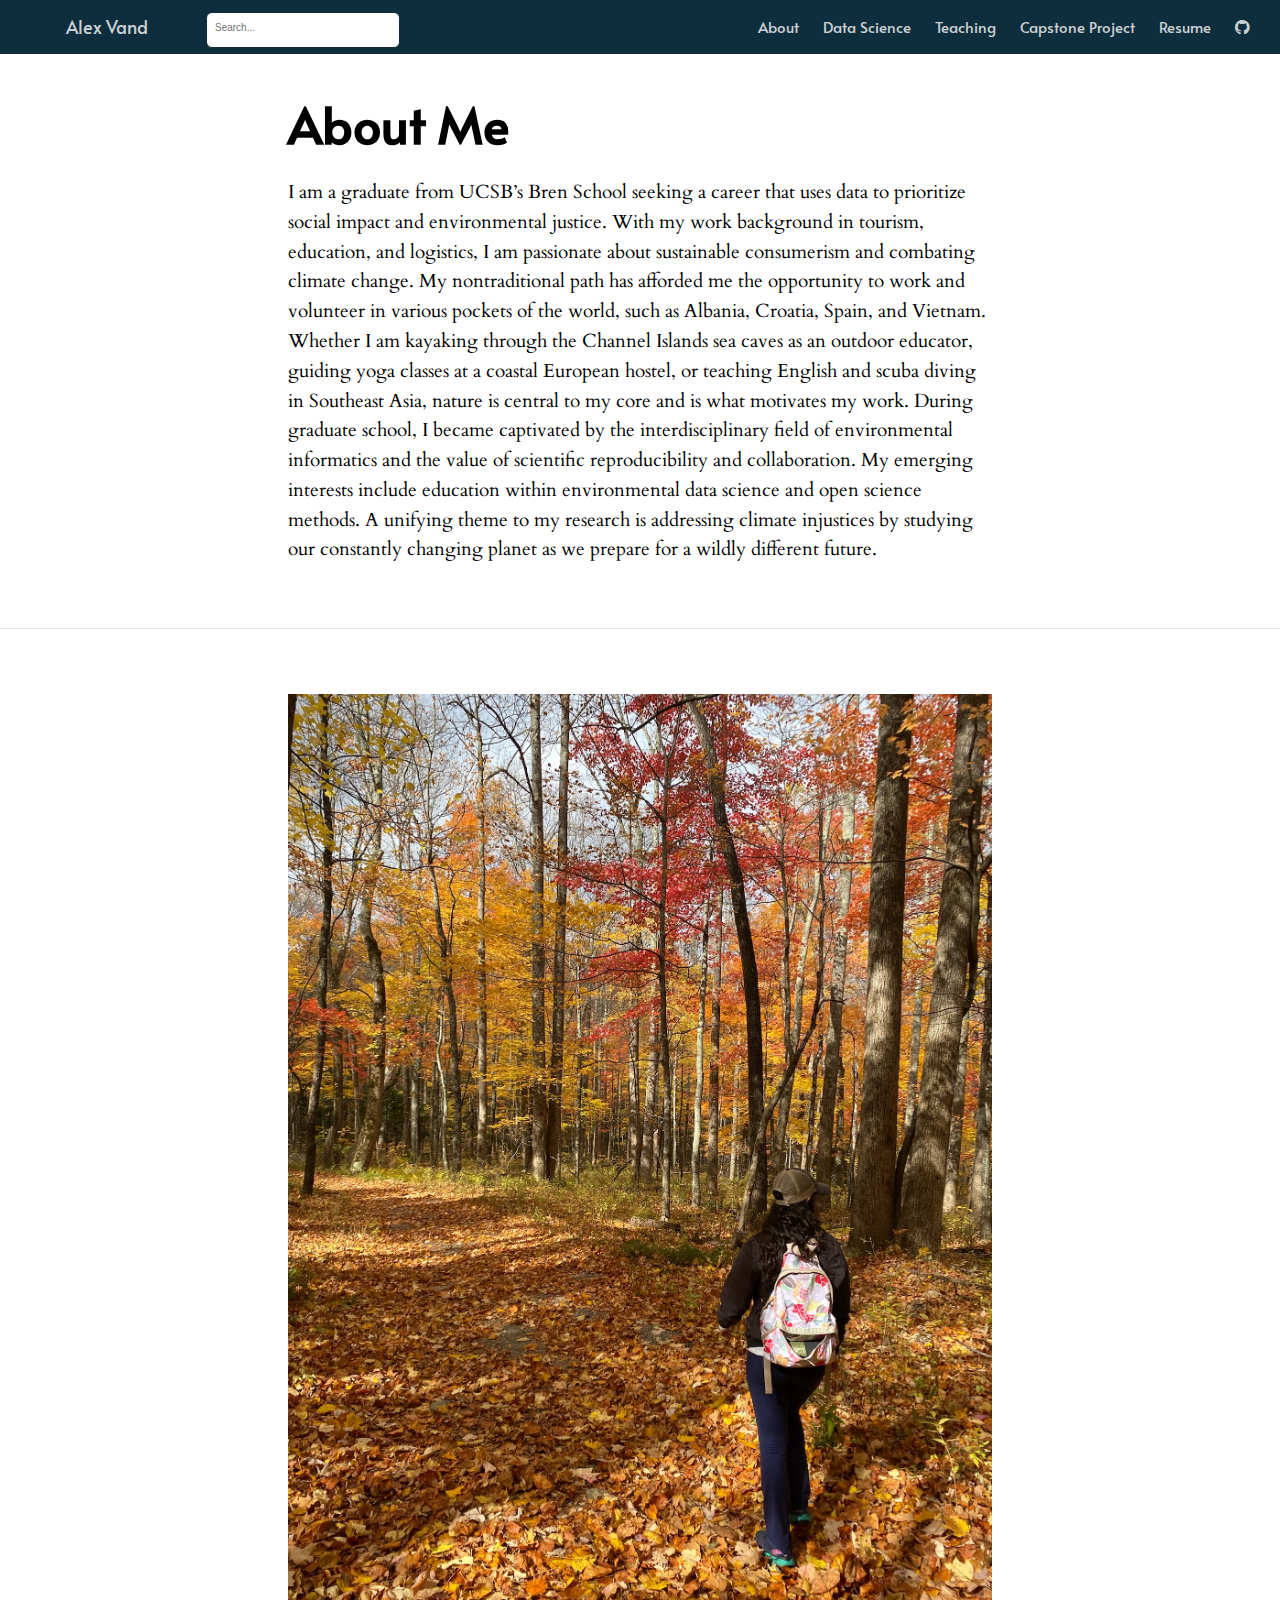
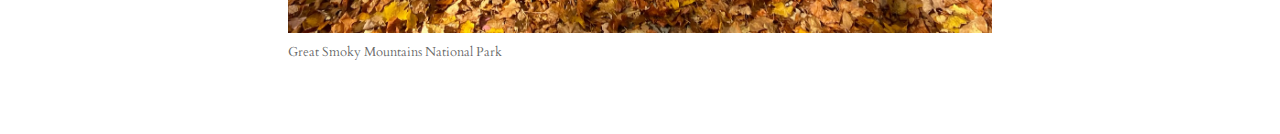
<file: docs/about.html>
<!DOCTYPE html>

<html xmlns="http://www.w3.org/1999/xhtml" lang="" xml:lang="">

<head>
  <meta charset="utf-8"/>
  <meta name="viewport" content="width=device-width, initial-scale=1"/>
  <meta http-equiv="X-UA-Compatible" content="IE=Edge,chrome=1"/>
  <meta name="generator" content="distill" />

  <style type="text/css">
  /* Hide doc at startup (prevent jankiness while JS renders/transforms) */
  body {
    visibility: hidden;
  }
  </style>

 <!--radix_placeholder_import_source-->
 <!--/radix_placeholder_import_source-->

<style type="text/css">code{white-space: pre;}</style>
<style type="text/css" data-origin="pandoc">
pre > code.sourceCode { white-space: pre; position: relative; }
pre > code.sourceCode > span { display: inline-block; line-height: 1.25; }
pre > code.sourceCode > span:empty { height: 1.2em; }
.sourceCode { overflow: visible; }
code.sourceCode > span { color: inherit; text-decoration: inherit; }
div.sourceCode { margin: 1em 0; }
pre.sourceCode { margin: 0; }
@media screen {
div.sourceCode { overflow: auto; }
}
@media print {
pre > code.sourceCode { white-space: pre-wrap; }
pre > code.sourceCode > span { text-indent: -5em; padding-left: 5em; }
}
pre.numberSource code
  { counter-reset: source-line 0; }
pre.numberSource code > span
  { position: relative; left: -4em; counter-increment: source-line; }
pre.numberSource code > span > a:first-child::before
  { content: counter(source-line);
    position: relative; left: -1em; text-align: right; vertical-align: baseline;
    border: none; display: inline-block;
    -webkit-touch-callout: none; -webkit-user-select: none;
    -khtml-user-select: none; -moz-user-select: none;
    -ms-user-select: none; user-select: none;
    padding: 0 4px; width: 4em;
    color: #aaaaaa;
  }
pre.numberSource { margin-left: 3em; border-left: 1px solid #aaaaaa;  padding-left: 4px; }
div.sourceCode
  { color: #00769e; background-color: #f1f3f5; }
@media screen {
pre > code.sourceCode > span > a:first-child::before { text-decoration: underline; }
}
code span { color: #00769e; } /* Normal */
code span.al { color: #ad0000; } /* Alert */
code span.an { color: #5e5e5e; } /* Annotation */
code span.at { color: #657422; } /* Attribute */
code span.bn { color: #ad0000; } /* BaseN */
code span.bu { } /* BuiltIn */
code span.cf { color: #00769e; } /* ControlFlow */
code span.ch { color: #20794d; } /* Char */
code span.cn { color: #8f5902; } /* Constant */
code span.co { color: #5e5e5e; } /* Comment */
code span.cv { color: #5e5e5e; font-style: italic; } /* CommentVar */
code span.do { color: #5e5e5e; font-style: italic; } /* Documentation */
code span.dt { color: #ad0000; } /* DataType */
code span.dv { color: #ad0000; } /* DecVal */
code span.er { color: #ad0000; } /* Error */
code span.ex { } /* Extension */
code span.fl { color: #ad0000; } /* Float */
code span.fu { color: #4758ab; } /* Function */
code span.im { } /* Import */
code span.in { color: #5e5e5e; } /* Information */
code span.kw { color: #00769e; } /* Keyword */
code span.op { color: #5e5e5e; } /* Operator */
code span.ot { color: #00769e; } /* Other */
code span.pp { color: #ad0000; } /* Preprocessor */
code span.sc { color: #5e5e5e; } /* SpecialChar */
code span.ss { color: #20794d; } /* SpecialString */
code span.st { color: #20794d; } /* String */
code span.va { color: #111111; } /* Variable */
code span.vs { color: #20794d; } /* VerbatimString */
code span.wa { color: #5e5e5e; font-style: italic; } /* Warning */
</style>


  <!--radix_placeholder_meta_tags-->
  <title>Alex Vand: About Me</title>

  <meta property="description" itemprop="description" content="I am a graduate from UCSB&#39;s Bren School seeking a career that uses data to prioritize social impact and environmental justice. With my work background in tourism, education, and logistics, I am passionate about sustainable consumerism and combating climate change. My nontraditional path has afforded me the opportunity to work and volunteer in various pockets of the world, such as Albania, Croatia, Spain, and Vietnam. Whether I am kayaking through the Channel Islands sea caves as an outdoor educator, guiding yoga classes at a coastal European hostel, or teaching English and scuba diving in Southeast Asia, nature is central to my core and is what motivates my work. During graduate school, I became captivated by the interdisciplinary field of environmental informatics and the value of scientific reproducibility and collaboration. My emerging interests include education within environmental data science and open science methods. A unifying theme to my research is addressing climate injustices by studying our constantly changing planet as we prepare for a wildly different future."/>



  <!--  https://developers.facebook.com/docs/sharing/webmasters#markup -->
  <meta property="og:title" content="Alex Vand: About Me"/>
  <meta property="og:type" content="article"/>
  <meta property="og:description" content="I am a graduate from UCSB&#39;s Bren School seeking a career that uses data to prioritize social impact and environmental justice. With my work background in tourism, education, and logistics, I am passionate about sustainable consumerism and combating climate change. My nontraditional path has afforded me the opportunity to work and volunteer in various pockets of the world, such as Albania, Croatia, Spain, and Vietnam. Whether I am kayaking through the Channel Islands sea caves as an outdoor educator, guiding yoga classes at a coastal European hostel, or teaching English and scuba diving in Southeast Asia, nature is central to my core and is what motivates my work. During graduate school, I became captivated by the interdisciplinary field of environmental informatics and the value of scientific reproducibility and collaboration. My emerging interests include education within environmental data science and open science methods. A unifying theme to my research is addressing climate injustices by studying our constantly changing planet as we prepare for a wildly different future."/>
  <meta property="og:locale" content="en_US"/>
  <meta property="og:site_name" content="Alex Vand"/>

  <!--  https://dev.twitter.com/cards/types/summary -->
  <meta property="twitter:card" content="summary"/>
  <meta property="twitter:title" content="Alex Vand: About Me"/>
  <meta property="twitter:description" content="I am a graduate from UCSB&#39;s Bren School seeking a career that uses data to prioritize social impact and environmental justice. With my work background in tourism, education, and logistics, I am passionate about sustainable consumerism and combating climate change. My nontraditional path has afforded me the opportunity to work and volunteer in various pockets of the world, such as Albania, Croatia, Spain, and Vietnam. Whether I am kayaking through the Channel Islands sea caves as an outdoor educator, guiding yoga classes at a coastal European hostel, or teaching English and scuba diving in Southeast Asia, nature is central to my core and is what motivates my work. During graduate school, I became captivated by the interdisciplinary field of environmental informatics and the value of scientific reproducibility and collaboration. My emerging interests include education within environmental data science and open science methods. A unifying theme to my research is addressing climate injustices by studying our constantly changing planet as we prepare for a wildly different future."/>

  <!--/radix_placeholder_meta_tags-->
  <!--radix_placeholder_rmarkdown_metadata-->

  <script type="text/json" id="radix-rmarkdown-metadata">
  {"type":"list","attributes":{"names":{"type":"character","attributes":{},"value":["title","description"]}},"value":[{"type":"character","attributes":{},"value":["About Me"]},{"type":"character","attributes":{},"value":["\nI am a graduate from UCSB's Bren School seeking a career that uses data to prioritize social impact and environmental justice. With my work background in tourism, education, and logistics, I am passionate about sustainable consumerism and combating climate change. My nontraditional path has afforded me the opportunity to work and volunteer in various pockets of the world, such as Albania, Croatia, Spain, and Vietnam. Whether I am kayaking through the Channel Islands sea caves as an outdoor educator, guiding yoga classes at a coastal European hostel, or teaching English and scuba diving in Southeast Asia, nature is central to my core and is what motivates my work. During graduate school, I became captivated by the interdisciplinary field of environmental informatics and the value of scientific reproducibility and collaboration. My emerging interests include education within environmental data science and open science methods. A unifying theme to my research is addressing climate injustices by studying our constantly changing planet as we prepare for a wildly different future.\n"]}]}
  </script>
  <!--/radix_placeholder_rmarkdown_metadata-->
  <!--radix_placeholder_navigation_in_header-->
  <meta name="distill:offset" content=""/>

  <script type="application/javascript">

    window.headroom_prevent_pin = false;

    window.document.addEventListener("DOMContentLoaded", function (event) {

      // initialize headroom for banner
      var header = $('header').get(0);
      var headerHeight = header.offsetHeight;
      var headroom = new Headroom(header, {
        tolerance: 5,
        onPin : function() {
          if (window.headroom_prevent_pin) {
            window.headroom_prevent_pin = false;
            headroom.unpin();
          }
        }
      });
      headroom.init();
      if(window.location.hash)
        headroom.unpin();
      $(header).addClass('headroom--transition');

      // offset scroll location for banner on hash change
      // (see: https://github.com/WickyNilliams/headroom.js/issues/38)
      window.addEventListener("hashchange", function(event) {
        window.scrollTo(0, window.pageYOffset - (headerHeight + 25));
      });

      // responsive menu
      $('.distill-site-header').each(function(i, val) {
        var topnav = $(this);
        var toggle = topnav.find('.nav-toggle');
        toggle.on('click', function() {
          topnav.toggleClass('responsive');
        });
      });

      // nav dropdowns
      $('.nav-dropbtn').click(function(e) {
        $(this).next('.nav-dropdown-content').toggleClass('nav-dropdown-active');
        $(this).parent().siblings('.nav-dropdown')
           .children('.nav-dropdown-content').removeClass('nav-dropdown-active');
      });
      $("body").click(function(e){
        $('.nav-dropdown-content').removeClass('nav-dropdown-active');
      });
      $(".nav-dropdown").click(function(e){
        e.stopPropagation();
      });
    });
  </script>

  <style type="text/css">

  /* Theme (user-documented overrideables for nav appearance) */

  .distill-site-nav {
    color: rgba(255, 255, 255, 0.8);
    background-color: #0F2E3D;
    font-size: 15px;
    font-weight: 300;
  }

  .distill-site-nav a {
    color: inherit;
    text-decoration: none;
  }

  .distill-site-nav a:hover {
    color: white;
  }

  @media print {
    .distill-site-nav {
      display: none;
    }
  }

  .distill-site-header {

  }

  .distill-site-footer {

  }


  /* Site Header */

  .distill-site-header {
    width: 100%;
    box-sizing: border-box;
    z-index: 3;
  }

  .distill-site-header .nav-left {
    display: inline-block;
    margin-left: 8px;
  }

  @media screen and (max-width: 768px) {
    .distill-site-header .nav-left {
      margin-left: 0;
    }
  }


  .distill-site-header .nav-right {
    float: right;
    margin-right: 8px;
  }

  .distill-site-header a,
  .distill-site-header .title {
    display: inline-block;
    text-align: center;
    padding: 14px 10px 14px 10px;
  }

  .distill-site-header .title {
    font-size: 18px;
    min-width: 150px;
  }

  .distill-site-header .logo {
    padding: 0;
  }

  .distill-site-header .logo img {
    display: none;
    max-height: 20px;
    width: auto;
    margin-bottom: -4px;
  }

  .distill-site-header .nav-image img {
    max-height: 18px;
    width: auto;
    display: inline-block;
    margin-bottom: -3px;
  }



  @media screen and (min-width: 1000px) {
    .distill-site-header .logo img {
      display: inline-block;
    }
    .distill-site-header .nav-left {
      margin-left: 20px;
    }
    .distill-site-header .nav-right {
      margin-right: 20px;
    }
    .distill-site-header .title {
      padding-left: 12px;
    }
  }


  .distill-site-header .nav-toggle {
    display: none;
  }

  .nav-dropdown {
    display: inline-block;
    position: relative;
  }

  .nav-dropdown .nav-dropbtn {
    border: none;
    outline: none;
    color: rgba(255, 255, 255, 0.8);
    padding: 16px 10px;
    background-color: transparent;
    font-family: inherit;
    font-size: inherit;
    font-weight: inherit;
    margin: 0;
    margin-top: 1px;
    z-index: 2;
  }

  .nav-dropdown-content {
    display: none;
    position: absolute;
    background-color: white;
    min-width: 200px;
    border: 1px solid rgba(0,0,0,0.15);
    border-radius: 4px;
    box-shadow: 0px 8px 16px 0px rgba(0,0,0,0.1);
    z-index: 1;
    margin-top: 2px;
    white-space: nowrap;
    padding-top: 4px;
    padding-bottom: 4px;
  }

  .nav-dropdown-content hr {
    margin-top: 4px;
    margin-bottom: 4px;
    border: none;
    border-bottom: 1px solid rgba(0, 0, 0, 0.1);
  }

  .nav-dropdown-active {
    display: block;
  }

  .nav-dropdown-content a, .nav-dropdown-content .nav-dropdown-header {
    color: black;
    padding: 6px 24px;
    text-decoration: none;
    display: block;
    text-align: left;
  }

  .nav-dropdown-content .nav-dropdown-header {
    display: block;
    padding: 5px 24px;
    padding-bottom: 0;
    text-transform: uppercase;
    font-size: 14px;
    color: #999999;
    white-space: nowrap;
  }

  .nav-dropdown:hover .nav-dropbtn {
    color: white;
  }

  .nav-dropdown-content a:hover {
    background-color: #ddd;
    color: black;
  }

  .nav-right .nav-dropdown-content {
    margin-left: -45%;
    right: 0;
  }

  @media screen and (max-width: 768px) {
    .distill-site-header a, .distill-site-header .nav-dropdown  {display: none;}
    .distill-site-header a.nav-toggle {
      float: right;
      display: block;
    }
    .distill-site-header .title {
      margin-left: 0;
    }
    .distill-site-header .nav-right {
      margin-right: 0;
    }
    .distill-site-header {
      overflow: hidden;
    }
    .nav-right .nav-dropdown-content {
      margin-left: 0;
    }
  }


  @media screen and (max-width: 768px) {
    .distill-site-header.responsive {position: relative; min-height: 500px; }
    .distill-site-header.responsive a.nav-toggle {
      position: absolute;
      right: 0;
      top: 0;
    }
    .distill-site-header.responsive a,
    .distill-site-header.responsive .nav-dropdown {
      display: block;
      text-align: left;
    }
    .distill-site-header.responsive .nav-left,
    .distill-site-header.responsive .nav-right {
      width: 100%;
    }
    .distill-site-header.responsive .nav-dropdown {float: none;}
    .distill-site-header.responsive .nav-dropdown-content {position: relative;}
    .distill-site-header.responsive .nav-dropdown .nav-dropbtn {
      display: block;
      width: 100%;
      text-align: left;
    }
  }

  /* Site Footer */

  .distill-site-footer {
    width: 100%;
    overflow: hidden;
    box-sizing: border-box;
    z-index: 3;
    margin-top: 30px;
    padding-top: 30px;
    padding-bottom: 30px;
    text-align: center;
  }

  /* Headroom */

  d-title {
    padding-top: 6rem;
  }

  @media print {
    d-title {
      padding-top: 4rem;
    }
  }

  .headroom {
    z-index: 1000;
    position: fixed;
    top: 0;
    left: 0;
    right: 0;
  }

  .headroom--transition {
    transition: all .4s ease-in-out;
  }

  .headroom--unpinned {
    top: -100px;
  }

  .headroom--pinned {
    top: 0;
  }

  /* adjust viewport for navbar height */
  /* helps vertically center bootstrap (non-distill) content */
  .min-vh-100 {
    min-height: calc(100vh - 100px) !important;
  }

  </style>

  <script src="site_libs/jquery-3.6.0/jquery-3.6.0.min.js"></script>
  <link href="site_libs/font-awesome-5.1.0/css/all.css" rel="stylesheet"/>
  <link href="site_libs/font-awesome-5.1.0/css/v4-shims.css" rel="stylesheet"/>
  <script src="site_libs/headroom-0.9.4/headroom.min.js"></script>
  <script src="site_libs/autocomplete-0.37.1/autocomplete.min.js"></script>
  <script src="site_libs/fuse-6.4.1/fuse.min.js"></script>

  <script type="application/javascript">

  function getMeta(metaName) {
    var metas = document.getElementsByTagName('meta');
    for (let i = 0; i < metas.length; i++) {
      if (metas[i].getAttribute('name') === metaName) {
        return metas[i].getAttribute('content');
      }
    }
    return '';
  }

  function offsetURL(url) {
    var offset = getMeta('distill:offset');
    return offset ? offset + '/' + url : url;
  }

  function createFuseIndex() {

    // create fuse index
    var options = {
      keys: [
        { name: 'title', weight: 20 },
        { name: 'categories', weight: 15 },
        { name: 'description', weight: 10 },
        { name: 'contents', weight: 5 },
      ],
      ignoreLocation: true,
      threshold: 0
    };
    var fuse = new window.Fuse([], options);

    // fetch the main search.json
    return fetch(offsetURL('search.json'))
      .then(function(response) {
        if (response.status == 200) {
          return response.json().then(function(json) {
            // index main articles
            json.articles.forEach(function(article) {
              fuse.add(article);
            });
            // download collections and index their articles
            return Promise.all(json.collections.map(function(collection) {
              return fetch(offsetURL(collection)).then(function(response) {
                if (response.status === 200) {
                  return response.json().then(function(articles) {
                    articles.forEach(function(article) {
                      fuse.add(article);
                    });
                  })
                } else {
                  return Promise.reject(
                    new Error('Unexpected status from search index request: ' +
                              response.status)
                  );
                }
              });
            })).then(function() {
              return fuse;
            });
          });

        } else {
          return Promise.reject(
            new Error('Unexpected status from search index request: ' +
                        response.status)
          );
        }
      });
  }

  window.document.addEventListener("DOMContentLoaded", function (event) {

    // get search element (bail if we don't have one)
    var searchEl = window.document.getElementById('distill-search');
    if (!searchEl)
      return;

    createFuseIndex()
      .then(function(fuse) {

        // make search box visible
        searchEl.classList.remove('hidden');

        // initialize autocomplete
        var options = {
          autoselect: true,
          hint: false,
          minLength: 2,
        };
        window.autocomplete(searchEl, options, [{
          source: function(query, callback) {
            const searchOptions = {
              isCaseSensitive: false,
              shouldSort: true,
              minMatchCharLength: 2,
              limit: 10,
            };
            var results = fuse.search(query, searchOptions);
            callback(results
              .map(function(result) { return result.item; })
            );
          },
          templates: {
            suggestion: function(suggestion) {
              var img = suggestion.preview && Object.keys(suggestion.preview).length > 0
                ? `<img src="${offsetURL(suggestion.preview)}"</img>`
                : '';
              var html = `
                <div class="search-item">
                  <h3>${suggestion.title}</h3>
                  <div class="search-item-description">
                    ${suggestion.description || ''}
                  </div>
                  <div class="search-item-preview">
                    ${img}
                  </div>
                </div>
              `;
              return html;
            }
          }
        }]).on('autocomplete:selected', function(event, suggestion) {
          window.location.href = offsetURL(suggestion.path);
        });
        // remove inline display style on autocompleter (we want to
        // manage responsive display via css)
        $('.algolia-autocomplete').css("display", "");
      })
      .catch(function(error) {
        console.log(error);
      });

  });

  </script>

  <style type="text/css">

  .nav-search {
    font-size: x-small;
  }

  /* Algolioa Autocomplete */

  .algolia-autocomplete {
    display: inline-block;
    margin-left: 10px;
    vertical-align: sub;
    background-color: white;
    color: black;
    padding: 6px;
    padding-top: 8px;
    padding-bottom: 0;
    border-radius: 6px;
    border: 1px #0F2E3D solid;
    width: 180px;
  }


  @media screen and (max-width: 768px) {
    .distill-site-nav .algolia-autocomplete {
      display: none;
      visibility: hidden;
    }
    .distill-site-nav.responsive .algolia-autocomplete {
      display: inline-block;
      visibility: visible;
    }
    .distill-site-nav.responsive .algolia-autocomplete .aa-dropdown-menu {
      margin-left: 0;
      width: 400px;
      max-height: 400px;
    }
  }

  .algolia-autocomplete .aa-input, .algolia-autocomplete .aa-hint {
    width: 90%;
    outline: none;
    border: none;
  }

  .algolia-autocomplete .aa-hint {
    color: #999;
  }
  .algolia-autocomplete .aa-dropdown-menu {
    width: 550px;
    max-height: 70vh;
    overflow-x: visible;
    overflow-y: scroll;
    padding: 5px;
    margin-top: 3px;
    margin-left: -150px;
    background-color: #fff;
    border-radius: 5px;
    border: 1px solid #999;
    border-top: none;
  }

  .algolia-autocomplete .aa-dropdown-menu .aa-suggestion {
    cursor: pointer;
    padding: 5px 4px;
    border-bottom: 1px solid #eee;
  }

  .algolia-autocomplete .aa-dropdown-menu .aa-suggestion:last-of-type {
    border-bottom: none;
    margin-bottom: 2px;
  }

  .algolia-autocomplete .aa-dropdown-menu .aa-suggestion .search-item {
    overflow: hidden;
    font-size: 0.8em;
    line-height: 1.4em;
  }

  .algolia-autocomplete .aa-dropdown-menu .aa-suggestion .search-item h3 {
    font-size: 1rem;
    margin-block-start: 0;
    margin-block-end: 5px;
  }

  .algolia-autocomplete .aa-dropdown-menu .aa-suggestion .search-item-description {
    display: inline-block;
    overflow: hidden;
    height: 2.8em;
    width: 80%;
    margin-right: 4%;
  }

  .algolia-autocomplete .aa-dropdown-menu .aa-suggestion .search-item-preview {
    display: inline-block;
    width: 15%;
  }

  .algolia-autocomplete .aa-dropdown-menu .aa-suggestion .search-item-preview img {
    height: 3em;
    width: auto;
    display: none;
  }

  .algolia-autocomplete .aa-dropdown-menu .aa-suggestion .search-item-preview img[src] {
    display: initial;
  }

  .algolia-autocomplete .aa-dropdown-menu .aa-suggestion.aa-cursor {
    background-color: #eee;
  }
  .algolia-autocomplete .aa-dropdown-menu .aa-suggestion em {
    font-weight: bold;
    font-style: normal;
  }

  </style>


  <!--/radix_placeholder_navigation_in_header-->
  <!--radix_placeholder_distill-->

  <style type="text/css">

  body {
    background-color: white;
  }

  .pandoc-table {
    width: 100%;
  }

  .pandoc-table>caption {
    margin-bottom: 10px;
  }

  .pandoc-table th:not([align]) {
    text-align: left;
  }

  .pagedtable-footer {
    font-size: 15px;
  }

  d-byline .byline {
    grid-template-columns: 2fr 2fr;
  }

  d-byline .byline h3 {
    margin-block-start: 1.5em;
  }

  d-byline .byline .authors-affiliations h3 {
    margin-block-start: 0.5em;
  }

  .authors-affiliations .orcid-id {
    width: 16px;
    height:16px;
    margin-left: 4px;
    margin-right: 4px;
    vertical-align: middle;
    padding-bottom: 2px;
  }

  d-title .dt-tags {
    margin-top: 1em;
    grid-column: text;
  }

  .dt-tags .dt-tag {
    text-decoration: none;
    display: inline-block;
    color: rgba(0,0,0,0.6);
    padding: 0em 0.4em;
    margin-right: 0.5em;
    margin-bottom: 0.4em;
    font-size: 70%;
    border: 1px solid rgba(0,0,0,0.2);
    border-radius: 3px;
    text-transform: uppercase;
    font-weight: 500;
  }

  d-article table.gt_table td,
  d-article table.gt_table th {
    border-bottom: none;
    font-size: 100%;
  }

  .html-widget {
    margin-bottom: 2.0em;
  }

  .l-screen-inset {
    padding-right: 16px;
  }

  .l-screen .caption {
    margin-left: 10px;
  }

  .shaded {
    background: rgb(247, 247, 247);
    padding-top: 20px;
    padding-bottom: 20px;
    border-top: 1px solid rgba(0, 0, 0, 0.1);
    border-bottom: 1px solid rgba(0, 0, 0, 0.1);
  }

  .shaded .html-widget {
    margin-bottom: 0;
    border: 1px solid rgba(0, 0, 0, 0.1);
  }

  .shaded .shaded-content {
    background: white;
  }

  .text-output {
    margin-top: 0;
    line-height: 1.5em;
  }

  .hidden {
    display: none !important;
  }

  d-article {
    padding-top: 2.5rem;
    padding-bottom: 30px;
  }

  d-appendix {
    padding-top: 30px;
  }

  d-article>p>img {
    width: 100%;
  }

  d-article h2 {
    margin: 1rem 0 1.5rem 0;
  }

  d-article h3 {
    margin-top: 1.5rem;
  }

  d-article iframe {
    border: 1px solid rgba(0, 0, 0, 0.1);
    margin-bottom: 2.0em;
    width: 100%;
  }

  /* Tweak code blocks */

  d-article div.sourceCode code,
  d-article pre code {
    font-family: Consolas, Monaco, 'Andale Mono', 'Ubuntu Mono', monospace;
  }

  d-article pre,
  d-article div.sourceCode,
  d-article div.sourceCode pre {
    overflow: auto;
  }

  d-article div.sourceCode {
    background-color: white;
  }

  d-article div.sourceCode pre {
    padding-left: 10px;
    font-size: 12px;
    border-left: 2px solid rgba(0,0,0,0.1);
  }

  d-article pre {
    font-size: 12px;
    color: black;
    background: none;
    margin-top: 0;
    text-align: left;
    white-space: pre;
    word-spacing: normal;
    word-break: normal;
    word-wrap: normal;
    line-height: 1.5;

    -moz-tab-size: 4;
    -o-tab-size: 4;
    tab-size: 4;

    -webkit-hyphens: none;
    -moz-hyphens: none;
    -ms-hyphens: none;
    hyphens: none;
  }

  d-article pre a {
    border-bottom: none;
  }

  d-article pre a:hover {
    border-bottom: none;
    text-decoration: underline;
  }

  d-article details {
    grid-column: text;
    margin-bottom: 0.8em;
  }

  @media(min-width: 768px) {

  d-article pre,
  d-article div.sourceCode,
  d-article div.sourceCode pre {
    overflow: visible !important;
  }

  d-article div.sourceCode pre {
    padding-left: 18px;
    font-size: 14px;
  }

  d-article pre {
    font-size: 14px;
  }

  }

  figure img.external {
    background: white;
    border: 1px solid rgba(0, 0, 0, 0.1);
    box-shadow: 0 1px 8px rgba(0, 0, 0, 0.1);
    padding: 18px;
    box-sizing: border-box;
  }

  /* CSS for d-contents */

  .d-contents {
    grid-column: text;
    color: rgba(0,0,0,0.8);
    font-size: 0.9em;
    padding-bottom: 1em;
    margin-bottom: 1em;
    padding-bottom: 0.5em;
    margin-bottom: 1em;
    padding-left: 0.25em;
    justify-self: start;
  }

  @media(min-width: 1000px) {
    .d-contents.d-contents-float {
      height: 0;
      grid-column-start: 1;
      grid-column-end: 4;
      justify-self: center;
      padding-right: 3em;
      padding-left: 2em;
    }
  }

  .d-contents nav h3 {
    font-size: 18px;
    margin-top: 0;
    margin-bottom: 1em;
  }

  .d-contents li {
    list-style-type: none
  }

  .d-contents nav > ul {
    padding-left: 0;
  }

  .d-contents ul {
    padding-left: 1em
  }

  .d-contents nav ul li {
    margin-top: 0.6em;
    margin-bottom: 0.2em;
  }

  .d-contents nav a {
    font-size: 13px;
    border-bottom: none;
    text-decoration: none
    color: rgba(0, 0, 0, 0.8);
  }

  .d-contents nav a:hover {
    text-decoration: underline solid rgba(0, 0, 0, 0.6)
  }

  .d-contents nav > ul > li > a {
    font-weight: 600;
  }

  .d-contents nav > ul > li > ul {
    font-weight: inherit;
  }

  .d-contents nav > ul > li > ul > li {
    margin-top: 0.2em;
  }


  .d-contents nav ul {
    margin-top: 0;
    margin-bottom: 0.25em;
  }

  .d-article-with-toc h2:nth-child(2) {
    margin-top: 0;
  }


  /* Figure */

  .figure {
    position: relative;
    margin-bottom: 2.5em;
    margin-top: 1.5em;
  }

  .figure .caption {
    color: rgba(0, 0, 0, 0.6);
    font-size: 12px;
    line-height: 1.5em;
  }

  .figure img.external {
    background: white;
    border: 1px solid rgba(0, 0, 0, 0.1);
    box-shadow: 0 1px 8px rgba(0, 0, 0, 0.1);
    padding: 18px;
    box-sizing: border-box;
  }

  .figure .caption a {
    color: rgba(0, 0, 0, 0.6);
  }

  .figure .caption b,
  .figure .caption strong, {
    font-weight: 600;
    color: rgba(0, 0, 0, 1.0);
  }

  /* Citations */

  d-article .citation {
    color: inherit;
    cursor: inherit;
  }

  div.hanging-indent{
    margin-left: 1em; text-indent: -1em;
  }

  /* Citation hover box */

  .tippy-box[data-theme~=light-border] {
    background-color: rgba(250, 250, 250, 0.95);
  }

  .tippy-content > p {
    margin-bottom: 0;
    padding: 2px;
  }


  /* Tweak 1000px media break to show more text */

  @media(min-width: 1000px) {
    .base-grid,
    distill-header,
    d-title,
    d-abstract,
    d-article,
    d-appendix,
    distill-appendix,
    d-byline,
    d-footnote-list,
    d-citation-list,
    distill-footer {
      grid-template-columns: [screen-start] 1fr [page-start kicker-start] 80px [middle-start] 50px [text-start kicker-end] 65px 65px 65px 65px 65px 65px 65px 65px [text-end gutter-start] 65px [middle-end] 65px [page-end gutter-end] 1fr [screen-end];
      grid-column-gap: 16px;
    }

    .grid {
      grid-column-gap: 16px;
    }

    d-article {
      font-size: 1.06rem;
      line-height: 1.7em;
    }
    figure .caption, .figure .caption, figure figcaption {
      font-size: 13px;
    }
  }

  @media(min-width: 1180px) {
    .base-grid,
    distill-header,
    d-title,
    d-abstract,
    d-article,
    d-appendix,
    distill-appendix,
    d-byline,
    d-footnote-list,
    d-citation-list,
    distill-footer {
      grid-template-columns: [screen-start] 1fr [page-start kicker-start] 60px [middle-start] 60px [text-start kicker-end] 60px 60px 60px 60px 60px 60px 60px 60px [text-end gutter-start] 60px [middle-end] 60px [page-end gutter-end] 1fr [screen-end];
      grid-column-gap: 32px;
    }

    .grid {
      grid-column-gap: 32px;
    }
  }


  /* Get the citation styles for the appendix (not auto-injected on render since
     we do our own rendering of the citation appendix) */

  d-appendix .citation-appendix,
  .d-appendix .citation-appendix {
    font-size: 11px;
    line-height: 15px;
    border-left: 1px solid rgba(0, 0, 0, 0.1);
    padding-left: 18px;
    border: 1px solid rgba(0,0,0,0.1);
    background: rgba(0, 0, 0, 0.02);
    padding: 10px 18px;
    border-radius: 3px;
    color: rgba(150, 150, 150, 1);
    overflow: hidden;
    margin-top: -12px;
    white-space: pre-wrap;
    word-wrap: break-word;
  }

  /* Include appendix styles here so they can be overridden */

  d-appendix {
    contain: layout style;
    font-size: 0.8em;
    line-height: 1.7em;
    margin-top: 60px;
    margin-bottom: 0;
    border-top: 1px solid rgba(0, 0, 0, 0.1);
    color: rgba(0,0,0,0.5);
    padding-top: 60px;
    padding-bottom: 48px;
  }

  d-appendix h3 {
    grid-column: page-start / text-start;
    font-size: 15px;
    font-weight: 500;
    margin-top: 1em;
    margin-bottom: 0;
    color: rgba(0,0,0,0.65);
  }

  d-appendix h3 + * {
    margin-top: 1em;
  }

  d-appendix ol {
    padding: 0 0 0 15px;
  }

  @media (min-width: 768px) {
    d-appendix ol {
      padding: 0 0 0 30px;
      margin-left: -30px;
    }
  }

  d-appendix li {
    margin-bottom: 1em;
  }

  d-appendix a {
    color: rgba(0, 0, 0, 0.6);
  }

  d-appendix > * {
    grid-column: text;
  }

  d-appendix > d-footnote-list,
  d-appendix > d-citation-list,
  d-appendix > distill-appendix {
    grid-column: screen;
  }

  /* Include footnote styles here so they can be overridden */

  d-footnote-list {
    contain: layout style;
  }

  d-footnote-list > * {
    grid-column: text;
  }

  d-footnote-list a.footnote-backlink {
    color: rgba(0,0,0,0.3);
    padding-left: 0.5em;
  }



  /* Anchor.js */

  .anchorjs-link {
    /*transition: all .25s linear; */
    text-decoration: none;
    border-bottom: none;
  }
  *:hover > .anchorjs-link {
    margin-left: -1.125em !important;
    text-decoration: none;
    border-bottom: none;
  }

  /* Social footer */

  .social_footer {
    margin-top: 30px;
    margin-bottom: 0;
    color: rgba(0,0,0,0.67);
  }

  .disqus-comments {
    margin-right: 30px;
  }

  .disqus-comment-count {
    border-bottom: 1px solid rgba(0, 0, 0, 0.4);
    cursor: pointer;
  }

  #disqus_thread {
    margin-top: 30px;
  }

  .article-sharing a {
    border-bottom: none;
    margin-right: 8px;
  }

  .article-sharing a:hover {
    border-bottom: none;
  }

  .sidebar-section.subscribe {
    font-size: 12px;
    line-height: 1.6em;
  }

  .subscribe p {
    margin-bottom: 0.5em;
  }


  .article-footer .subscribe {
    font-size: 15px;
    margin-top: 45px;
  }


  .sidebar-section.custom {
    font-size: 12px;
    line-height: 1.6em;
  }

  .custom p {
    margin-bottom: 0.5em;
  }

  /* Styles for listing layout (hide title) */
  .layout-listing d-title, .layout-listing .d-title {
    display: none;
  }

  /* Styles for posts lists (not auto-injected) */


  .posts-with-sidebar {
    padding-left: 45px;
    padding-right: 45px;
  }

  .posts-list .description h2,
  .posts-list .description p {
    font-family: -apple-system, BlinkMacSystemFont, "Segoe UI", Roboto, Oxygen, Ubuntu, Cantarell, "Fira Sans", "Droid Sans", "Helvetica Neue", Arial, sans-serif;
  }

  .posts-list .description h2 {
    font-weight: 700;
    border-bottom: none;
    padding-bottom: 0;
  }

  .posts-list h2.post-tag {
    border-bottom: 1px solid rgba(0, 0, 0, 0.2);
    padding-bottom: 12px;
  }
  .posts-list {
    margin-top: 60px;
    margin-bottom: 24px;
  }

  .posts-list .post-preview {
    text-decoration: none;
    overflow: hidden;
    display: block;
    border-bottom: 1px solid rgba(0, 0, 0, 0.1);
    padding: 24px 0;
  }

  .post-preview-last {
    border-bottom: none !important;
  }

  .posts-list .posts-list-caption {
    grid-column: screen;
    font-weight: 400;
  }

  .posts-list .post-preview h2 {
    margin: 0 0 6px 0;
    line-height: 1.2em;
    font-style: normal;
    font-size: 24px;
  }

  .posts-list .post-preview p {
    margin: 0 0 12px 0;
    line-height: 1.4em;
    font-size: 16px;
  }

  .posts-list .post-preview .thumbnail {
    box-sizing: border-box;
    margin-bottom: 24px;
    position: relative;
    max-width: 500px;
  }
  .posts-list .post-preview img {
    width: 100%;
    display: block;
  }

  .posts-list .metadata {
    font-size: 12px;
    line-height: 1.4em;
    margin-bottom: 18px;
  }

  .posts-list .metadata > * {
    display: inline-block;
  }

  .posts-list .metadata .publishedDate {
    margin-right: 2em;
  }

  .posts-list .metadata .dt-authors {
    display: block;
    margin-top: 0.3em;
    margin-right: 2em;
  }

  .posts-list .dt-tags {
    display: block;
    line-height: 1em;
  }

  .posts-list .dt-tags .dt-tag {
    display: inline-block;
    color: rgba(0,0,0,0.6);
    padding: 0.3em 0.4em;
    margin-right: 0.2em;
    margin-bottom: 0.4em;
    font-size: 60%;
    border: 1px solid rgba(0,0,0,0.2);
    border-radius: 3px;
    text-transform: uppercase;
    font-weight: 500;
  }

  .posts-list img {
    opacity: 1;
  }

  .posts-list img[data-src] {
    opacity: 0;
  }

  .posts-more {
    clear: both;
  }


  .posts-sidebar {
    font-size: 16px;
  }

  .posts-sidebar h3 {
    font-size: 16px;
    margin-top: 0;
    margin-bottom: 0.5em;
    font-weight: 400;
    text-transform: uppercase;
  }

  .sidebar-section {
    margin-bottom: 30px;
  }

  .categories ul {
    list-style-type: none;
    margin: 0;
    padding: 0;
  }

  .categories li {
    color: rgba(0, 0, 0, 0.8);
    margin-bottom: 0;
  }

  .categories li>a {
    border-bottom: none;
  }

  .categories li>a:hover {
    border-bottom: 1px solid rgba(0, 0, 0, 0.4);
  }

  .categories .active {
    font-weight: 600;
  }

  .categories .category-count {
    color: rgba(0, 0, 0, 0.4);
  }


  @media(min-width: 768px) {
    .posts-list .post-preview h2 {
      font-size: 26px;
    }
    .posts-list .post-preview .thumbnail {
      float: right;
      width: 30%;
      margin-bottom: 0;
    }
    .posts-list .post-preview .description {
      float: left;
      width: 45%;
    }
    .posts-list .post-preview .metadata {
      float: left;
      width: 20%;
      margin-top: 8px;
    }
    .posts-list .post-preview p {
      margin: 0 0 12px 0;
      line-height: 1.5em;
      font-size: 16px;
    }
    .posts-with-sidebar .posts-list {
      float: left;
      width: 75%;
    }
    .posts-with-sidebar .posts-sidebar {
      float: right;
      width: 20%;
      margin-top: 60px;
      padding-top: 24px;
      padding-bottom: 24px;
    }
  }


  /* Improve display for browsers without grid (IE/Edge <= 15) */

  .downlevel {
    line-height: 1.6em;
    font-family: -apple-system, BlinkMacSystemFont, "Segoe UI", Roboto, Oxygen, Ubuntu, Cantarell, "Fira Sans", "Droid Sans", "Helvetica Neue", Arial, sans-serif;
    margin: 0;
  }

  .downlevel .d-title {
    padding-top: 6rem;
    padding-bottom: 1.5rem;
  }

  .downlevel .d-title h1 {
    font-size: 50px;
    font-weight: 700;
    line-height: 1.1em;
    margin: 0 0 0.5rem;
  }

  .downlevel .d-title p {
    font-weight: 300;
    font-size: 1.2rem;
    line-height: 1.55em;
    margin-top: 0;
  }

  .downlevel .d-byline {
    padding-top: 0.8em;
    padding-bottom: 0.8em;
    font-size: 0.8rem;
    line-height: 1.8em;
  }

  .downlevel .section-separator {
    border: none;
    border-top: 1px solid rgba(0, 0, 0, 0.1);
  }

  .downlevel .d-article {
    font-size: 1.06rem;
    line-height: 1.7em;
    padding-top: 1rem;
    padding-bottom: 2rem;
  }


  .downlevel .d-appendix {
    padding-left: 0;
    padding-right: 0;
    max-width: none;
    font-size: 0.8em;
    line-height: 1.7em;
    margin-bottom: 0;
    color: rgba(0,0,0,0.5);
    padding-top: 40px;
    padding-bottom: 48px;
  }

  .downlevel .footnotes ol {
    padding-left: 13px;
  }

  .downlevel .base-grid,
  .downlevel .distill-header,
  .downlevel .d-title,
  .downlevel .d-abstract,
  .downlevel .d-article,
  .downlevel .d-appendix,
  .downlevel .distill-appendix,
  .downlevel .d-byline,
  .downlevel .d-footnote-list,
  .downlevel .d-citation-list,
  .downlevel .distill-footer,
  .downlevel .appendix-bottom,
  .downlevel .posts-container {
    padding-left: 40px;
    padding-right: 40px;
  }

  @media(min-width: 768px) {
    .downlevel .base-grid,
    .downlevel .distill-header,
    .downlevel .d-title,
    .downlevel .d-abstract,
    .downlevel .d-article,
    .downlevel .d-appendix,
    .downlevel .distill-appendix,
    .downlevel .d-byline,
    .downlevel .d-footnote-list,
    .downlevel .d-citation-list,
    .downlevel .distill-footer,
    .downlevel .appendix-bottom,
    .downlevel .posts-container {
    padding-left: 150px;
    padding-right: 150px;
    max-width: 900px;
  }
  }

  .downlevel pre code {
    display: block;
    border-left: 2px solid rgba(0, 0, 0, .1);
    padding: 0 0 0 20px;
    font-size: 14px;
  }

  .downlevel code, .downlevel pre {
    color: black;
    background: none;
    font-family: Consolas, Monaco, 'Andale Mono', 'Ubuntu Mono', monospace;
    text-align: left;
    white-space: pre;
    word-spacing: normal;
    word-break: normal;
    word-wrap: normal;
    line-height: 1.5;

    -moz-tab-size: 4;
    -o-tab-size: 4;
    tab-size: 4;

    -webkit-hyphens: none;
    -moz-hyphens: none;
    -ms-hyphens: none;
    hyphens: none;
  }

  .downlevel .posts-list .post-preview {
    color: inherit;
  }



  </style>

  <script type="application/javascript">

  function is_downlevel_browser() {
    if (bowser.isUnsupportedBrowser({ msie: "12", msedge: "16"},
                                   window.navigator.userAgent)) {
      return true;
    } else {
      return window.load_distill_framework === undefined;
    }
  }

  // show body when load is complete
  function on_load_complete() {

    // add anchors
    if (window.anchors) {
      window.anchors.options.placement = 'left';
      window.anchors.add('d-article > h2, d-article > h3, d-article > h4, d-article > h5');
    }


    // set body to visible
    document.body.style.visibility = 'visible';

    // force redraw for leaflet widgets
    if (window.HTMLWidgets) {
      var maps = window.HTMLWidgets.findAll(".leaflet");
      $.each(maps, function(i, el) {
        var map = this.getMap();
        map.invalidateSize();
        map.eachLayer(function(layer) {
          if (layer instanceof L.TileLayer)
            layer.redraw();
        });
      });
    }

    // trigger 'shown' so htmlwidgets resize
    $('d-article').trigger('shown');
  }

  function init_distill() {

    init_common();

    // create front matter
    var front_matter = $('<d-front-matter></d-front-matter>');
    $('#distill-front-matter').wrap(front_matter);

    // create d-title
    $('.d-title').changeElementType('d-title');

    // create d-byline
    var byline = $('<d-byline></d-byline>');
    $('.d-byline').replaceWith(byline);

    // create d-article
    var article = $('<d-article></d-article>');
    $('.d-article').wrap(article).children().unwrap();

    // move posts container into article
    $('.posts-container').appendTo($('d-article'));

    // create d-appendix
    $('.d-appendix').changeElementType('d-appendix');

    // flag indicating that we have appendix items
    var appendix = $('.appendix-bottom').children('h3').length > 0;

    // replace footnotes with <d-footnote>
    $('.footnote-ref').each(function(i, val) {
      appendix = true;
      var href = $(this).attr('href');
      var id = href.replace('#', '');
      var fn = $('#' + id);
      var fn_p = $('#' + id + '>p');
      fn_p.find('.footnote-back').remove();
      var text = fn_p.html();
      var dtfn = $('<d-footnote></d-footnote>');
      dtfn.html(text);
      $(this).replaceWith(dtfn);
    });
    // remove footnotes
    $('.footnotes').remove();

    // move refs into #references-listing
    $('#references-listing').replaceWith($('#refs'));

    $('h1.appendix, h2.appendix').each(function(i, val) {
      $(this).changeElementType('h3');
    });
    $('h3.appendix').each(function(i, val) {
      var id = $(this).attr('id');
      $('.d-contents a[href="#' + id + '"]').parent().remove();
      appendix = true;
      $(this).nextUntil($('h1, h2, h3')).addBack().appendTo($('d-appendix'));
    });

    // show d-appendix if we have appendix content
    $("d-appendix").css('display', appendix ? 'grid' : 'none');

    // localize layout chunks to just output
    $('.layout-chunk').each(function(i, val) {

      // capture layout
      var layout = $(this).attr('data-layout');

      // apply layout to markdown level block elements
      var elements = $(this).children().not('details, div.sourceCode, pre, script');
      elements.each(function(i, el) {
        var layout_div = $('<div class="' + layout + '"></div>');
        if (layout_div.hasClass('shaded')) {
          var shaded_content = $('<div class="shaded-content"></div>');
          $(this).wrap(shaded_content);
          $(this).parent().wrap(layout_div);
        } else {
          $(this).wrap(layout_div);
        }
      });


      // unwrap the layout-chunk div
      $(this).children().unwrap();
    });

    // remove code block used to force  highlighting css
    $('.distill-force-highlighting-css').parent().remove();

    // remove empty line numbers inserted by pandoc when using a
    // custom syntax highlighting theme
    $('code.sourceCode a:empty').remove();

    // load distill framework
    load_distill_framework();

    // wait for window.distillRunlevel == 4 to do post processing
    function distill_post_process() {

      if (!window.distillRunlevel || window.distillRunlevel < 4)
        return;

      // hide author/affiliations entirely if we have no authors
      var front_matter = JSON.parse($("#distill-front-matter").html());
      var have_authors = front_matter.authors && front_matter.authors.length > 0;
      if (!have_authors)
        $('d-byline').addClass('hidden');

      // article with toc class
      $('.d-contents').parent().addClass('d-article-with-toc');

      // strip links that point to #
      $('.authors-affiliations').find('a[href="#"]').removeAttr('href');

      // add orcid ids
      $('.authors-affiliations').find('.author').each(function(i, el) {
        var orcid_id = front_matter.authors[i].orcidID;
        if (orcid_id) {
          var a = $('<a></a>');
          a.attr('href', 'https://orcid.org/' + orcid_id);
          var img = $('<img></img>');
          img.addClass('orcid-id');
          img.attr('alt', 'ORCID ID');
          img.attr('src','[data-uri]');
          a.append(img);
          $(this).append(a);
        }
      });

      // hide elements of author/affiliations grid that have no value
      function hide_byline_column(caption) {
        $('d-byline').find('h3:contains("' + caption + '")').parent().css('visibility', 'hidden');
      }

      // affiliations
      var have_affiliations = false;
      for (var i = 0; i<front_matter.authors.length; ++i) {
        var author = front_matter.authors[i];
        if (author.affiliation !== "&nbsp;") {
          have_affiliations = true;
          break;
        }
      }
      if (!have_affiliations)
        $('d-byline').find('h3:contains("Affiliations")').css('visibility', 'hidden');

      // published date
      if (!front_matter.publishedDate)
        hide_byline_column("Published");

      // document object identifier
      var doi = $('d-byline').find('h3:contains("DOI")');
      var doi_p = doi.next().empty();
      if (!front_matter.doi) {
        // if we have a citation and valid citationText then link to that
        if ($('#citation').length > 0 && front_matter.citationText) {
          doi.html('Citation');
          $('<a href="#citation"></a>')
            .text(front_matter.citationText)
            .appendTo(doi_p);
        } else {
          hide_byline_column("DOI");
        }
      } else {
        $('<a></a>')
           .attr('href', "https://doi.org/" + front_matter.doi)
           .html(front_matter.doi)
           .appendTo(doi_p);
      }

       // change plural form of authors/affiliations
      if (front_matter.authors.length === 1) {
        var grid = $('.authors-affiliations');
        grid.children('h3:contains("Authors")').text('Author');
        grid.children('h3:contains("Affiliations")').text('Affiliation');
      }

      // remove d-appendix and d-footnote-list local styles
      $('d-appendix > style:first-child').remove();
      $('d-footnote-list > style:first-child').remove();

      // move appendix-bottom entries to the bottom
      $('.appendix-bottom').appendTo('d-appendix').children().unwrap();
      $('.appendix-bottom').remove();

      // hoverable references
      $('span.citation[data-cites]').each(function() {
        const citeChild = $(this).children()[0]
        // Do not process if @xyz has been used without escaping and without bibliography activated
        // https://github.com/rstudio/distill/issues/466
        if (citeChild === undefined) return true

        if (citeChild.nodeName == "D-FOOTNOTE") {
          var fn = citeChild
          $(this).html(fn.shadowRoot.querySelector("sup"))
          $(this).id = fn.id
          fn.remove()
        }
        var refs = $(this).attr('data-cites').split(" ");
        var refHtml = refs.map(function(ref) {
          // Could use CSS.escape too here, we insure backward compatibility in navigator
          return "<p>" + $('div[id="ref-' + ref + '"]').html() + "</p>";
        }).join("\n");
        window.tippy(this, {
          allowHTML: true,
          content: refHtml,
          maxWidth: 500,
          interactive: true,
          interactiveBorder: 10,
          theme: 'light-border',
          placement: 'bottom-start'
        });
      });

      // fix footnotes in tables (#411)
      // replacing broken distill.pub feature
      $('table d-footnote').each(function() {
        // we replace internal showAtNode methode which is triggered when hovering a footnote
        this.hoverBox.showAtNode = function(node) {
          // ported from https://github.com/distillpub/template/pull/105/files
          calcOffset = function(elem) {
              let x = elem.offsetLeft;
              let y = elem.offsetTop;
              // Traverse upwards until an `absolute` element is found or `elem`
              // becomes null.
              while (elem = elem.offsetParent && elem.style.position != 'absolute') {
                  x += elem.offsetLeft;
                  y += elem.offsetTop;
              }

              return { left: x, top: y };
          }
          // https://developer.mozilla.org/en-US/docs/Web/API/HTMLElement/offsetTop
          const bbox = node.getBoundingClientRect();
          const offset = calcOffset(node);
          this.show([offset.left + bbox.width, offset.top + bbox.height]);
        }
      })

      // clear polling timer
      clearInterval(tid);

      // show body now that everything is ready
      on_load_complete();
    }

    var tid = setInterval(distill_post_process, 50);
    distill_post_process();

  }

  function init_downlevel() {

    init_common();

     // insert hr after d-title
    $('.d-title').after($('<hr class="section-separator"/>'));

    // check if we have authors
    var front_matter = JSON.parse($("#distill-front-matter").html());
    var have_authors = front_matter.authors && front_matter.authors.length > 0;

    // manage byline/border
    if (!have_authors)
      $('.d-byline').remove();
    $('.d-byline').after($('<hr class="section-separator"/>'));
    $('.d-byline a').remove();

    // remove toc
    $('.d-contents').remove();

    // move appendix elements
    $('h1.appendix, h2.appendix').each(function(i, val) {
      $(this).changeElementType('h3');
    });
    $('h3.appendix').each(function(i, val) {
      $(this).nextUntil($('h1, h2, h3')).addBack().appendTo($('.d-appendix'));
    });


    // inject headers into references and footnotes
    var refs_header = $('<h3></h3>');
    refs_header.text('References');
    $('#refs').prepend(refs_header);

    var footnotes_header = $('<h3></h3');
    footnotes_header.text('Footnotes');
    $('.footnotes').children('hr').first().replaceWith(footnotes_header);

    // move appendix-bottom entries to the bottom
    $('.appendix-bottom').appendTo('.d-appendix').children().unwrap();
    $('.appendix-bottom').remove();

    // remove appendix if it's empty
    if ($('.d-appendix').children().length === 0)
      $('.d-appendix').remove();

    // prepend separator above appendix
    $('.d-appendix').before($('<hr class="section-separator" style="clear: both"/>'));

    // trim code
    $('pre>code').each(function(i, val) {
      $(this).html($.trim($(this).html()));
    });

    // move posts-container right before article
    $('.posts-container').insertBefore($('.d-article'));

    $('body').addClass('downlevel');

    on_load_complete();
  }


  function init_common() {

    // jquery plugin to change element types
    (function($) {
      $.fn.changeElementType = function(newType) {
        var attrs = {};

        $.each(this[0].attributes, function(idx, attr) {
          attrs[attr.nodeName] = attr.nodeValue;
        });

        this.replaceWith(function() {
          return $("<" + newType + "/>", attrs).append($(this).contents());
        });
      };
    })(jQuery);

    // prevent underline for linked images
    $('a > img').parent().css({'border-bottom' : 'none'});

    // mark non-body figures created by knitr chunks as 100% width
    $('.layout-chunk').each(function(i, val) {
      var figures = $(this).find('img, .html-widget');
      // ignore leaflet img layers (#106)
      figures = figures.filter(':not(img[class*="leaflet"])')
      if ($(this).attr('data-layout') !== "l-body") {
        figures.css('width', '100%');
      } else {
        figures.css('max-width', '100%');
        figures.filter("[width]").each(function(i, val) {
          var fig = $(this);
          fig.css('width', fig.attr('width') + 'px');
        });

      }
    });

    // auto-append index.html to post-preview links in file: protocol
    // and in rstudio ide preview
    $('.post-preview').each(function(i, val) {
      if (window.location.protocol === "file:")
        $(this).attr('href', $(this).attr('href') + "index.html");
    });

    // get rid of index.html references in header
    if (window.location.protocol !== "file:") {
      $('.distill-site-header a[href]').each(function(i,val) {
        $(this).attr('href', $(this).attr('href').replace(/^index[.]html/, "./"));
      });
    }

    // add class to pandoc style tables
    $('tr.header').parent('thead').parent('table').addClass('pandoc-table');
    $('.kable-table').children('table').addClass('pandoc-table');

    // add figcaption style to table captions
    $('caption').parent('table').addClass("figcaption");

    // initialize posts list
    if (window.init_posts_list)
      window.init_posts_list();

    // implmement disqus comment link
    $('.disqus-comment-count').click(function() {
      window.headroom_prevent_pin = true;
      $('#disqus_thread').toggleClass('hidden');
      if (!$('#disqus_thread').hasClass('hidden')) {
        var offset = $(this).offset();
        $(window).resize();
        $('html, body').animate({
          scrollTop: offset.top - 35
        });
      }
    });
  }

  document.addEventListener('DOMContentLoaded', function() {
    if (is_downlevel_browser())
      init_downlevel();
    else
      window.addEventListener('WebComponentsReady', init_distill);
  });

  </script>

  <style type="text/css">
  /* base variables */

  /* Edit the CSS properties in this file to create a custom
     Distill theme. Only edit values in the right column
     for each row; values shown are the CSS defaults.
     To return any property to the default,
     you may set its value to: unset
     All rows must end with a semi-colon.                      */

  /* Optional: embed custom fonts here with `@import`          */
  /* This must remain at the top of this file.                 */



  html {
    /*-- Main font sizes --*/
    --title-size:      50px;
    --body-size:       1.06rem;
    --code-size:       14px;
    --aside-size:      12px;
    --fig-cap-size:    13px;
    /*-- Main font colors --*/
    --title-color:     #000000;
    --header-color:    rgba(0, 0, 0, 0.8);
    --body-color:      rgba(0, 0, 0, 0.8);
    --aside-color:     rgba(0, 0, 0, 0.6);
    --fig-cap-color:   rgba(0, 0, 0, 0.6);
    /*-- Specify custom fonts ~~~ must be imported above   --*/
    --heading-font:    sans-serif;
    --mono-font:       monospace;
    --body-font:       sans-serif;
    --navbar-font:     sans-serif;  /* websites + blogs only */
  }

  /*-- ARTICLE METADATA --*/
  d-byline {
    --heading-size:    0.6rem;
    --heading-color:   rgba(0, 0, 0, 0.5);
    --body-size:       0.8rem;
    --body-color:      rgba(0, 0, 0, 0.8);
  }

  /*-- ARTICLE TABLE OF CONTENTS --*/
  .d-contents {
    --heading-size:    18px;
    --contents-size:   13px;
  }

  /*-- ARTICLE APPENDIX --*/
  d-appendix {
    --heading-size:    15px;
    --heading-color:   rgba(0, 0, 0, 0.65);
    --text-size:       0.8em;
    --text-color:      rgba(0, 0, 0, 0.5);
  }

  /*-- WEBSITE HEADER + FOOTER --*/
  /* These properties only apply to Distill sites and blogs  */

  .distill-site-header {
    --title-size:       18px;
    --text-color:       rgba(255, 255, 255, 0.8);
    --text-size:        15px;
    --hover-color:      white;
    --bkgd-color:       #0F2E3D;
  }

  .distill-site-footer {
    --text-color:       rgba(255, 255, 255, 0.8);
    --text-size:        15px;
    --hover-color:      white;
    --bkgd-color:       #0F2E3D;
  }

  /*-- Additional custom styles --*/
  /* Add any additional CSS rules below                      */
  </style>
  <style type="text/css">
  /* base variables */

  /* Edit the CSS properties in this file to create a custom
     Distill theme. Only edit values in the right column
     for each row; values shown are the CSS defaults.
     To return any property to the default,
     you may set its value to: unset
     All rows must end with a semi-colon.                      */

  /* Optional: embed custom fonts here with `@import`          */
  /* This must remain at the top of this file.                 */
  @import url('https://fonts.googleapis.com/css2?family=Alata');
  @import url('https://fonts.googleapis.com/css2?family=Cardo');


  html {
    /*-- Main font sizes --*/
    --title-size:      50px;
    --body-size:       1.06rem;
    --code-size:       14px;
    --aside-size:      12px;
    --fig-cap-size:    13px;
    /*-- Main font colors --*/
    --title-color:     #000000;
    --header-color:    rgba(0, 0, 0, 0.8);
    --body-color:      rgba(0, 0, 0, 0.8);
    --aside-color:     rgba(0, 0, 0, 0.6);
    --fig-cap-color:   rgba(0, 0, 0, 0.6);
    /*-- Specify custom fonts ~~~ must be imported above   --*/
    --heading-font:    "Alata", sans-serif;
    --mono-font:       monospace;
    --body-font:       "Cardo", sans-serif;
    --navbar-font:     "Alata", sans-serif;  
    /* websites + blogs only */
  }

  /*-- ARTICLE METADATA --*/
  d-byline {
    --heading-size:    0.6rem;
    --heading-color:   rgba(0, 0, 0, 0.5);
    --body-size:       0.8rem;
    --body-color:      rgba(0, 0, 0, 0.8);
  }

  /*-- ARTICLE TABLE OF CONTENTS --*/
  .d-contents {
    --heading-size:    18px;
    --contents-size:   13px;
  }

  /*-- ARTICLE APPENDIX --*/
  d-appendix {
    --heading-size:    15px;
    --heading-color:   rgba(0, 0, 0, 0.65);
    --text-size:       0.8em;
    --text-color:      rgba(0, 0, 0, 0.5);
  }

  /*-- WEBSITE HEADER + FOOTER --*/
  /* These properties only apply to Distill sites and blogs  */

  .distill-site-header {
    --title-size:       18px;    
    --text-color:       rgba(255, 255, 255, 0.8);
    --text-size:        15px;
    --hover-color:      white;
    --bkgd-color:       #0F2E3D;
  }

  .distill-site-footer {
    --text-color:       rgba(255, 255, 255, 0.8);
    --text-size:        15px;
    --hover-color:      white;
    --bkgd-color:       #0F2E3D;
  }

  /*-- Additional custom styles --*/
  /* Add any additional CSS rules below                      */
  </style>
  <style type="text/css">
  /* base style */

  /* FONT FAMILIES */

  :root {
    --heading-default: -apple-system, BlinkMacSystemFont, "Segoe UI", Roboto, Oxygen, Ubuntu, Cantarell, "Fira Sans", "Droid Sans", "Helvetica Neue", Arial, sans-serif;
    --mono-default: Consolas, Monaco, 'Andale Mono', 'Ubuntu Mono', monospace;
    --body-default: -apple-system, BlinkMacSystemFont, "Segoe UI", Roboto, Oxygen, Ubuntu, Cantarell, "Fira Sans", "Droid Sans", "Helvetica Neue", Arial, sans-serif;
  }

  body,
  .posts-list .post-preview p,
  .posts-list .description p {
    font-family: var(--body-font), var(--body-default);
  }

  h1, h2, h3, h4, h5, h6,
  .posts-list .post-preview h2,
  .posts-list .description h2 {
    font-family: var(--heading-font), var(--heading-default);
  }

  d-article div.sourceCode code,
  d-article pre code {
    font-family: var(--mono-font), var(--mono-default);
  }


  /*-- TITLE --*/
  d-title h1,
  .posts-list > h1 {
    color: var(--title-color, black);
  }

  d-title h1 {
    font-size: var(--title-size, 50px);
  }

  /*-- HEADERS --*/
  d-article h1,
  d-article h2,
  d-article h3,
  d-article h4,
  d-article h5,
  d-article h6 {
    color: var(--header-color, rgba(0, 0, 0, 0.8));
  }

  /*-- BODY --*/
  d-article > p,  /* only text inside of <p> tags */
  d-article > ul, /* lists */
  d-article > ol {
    color: var(--body-color, rgba(0, 0, 0, 0.8));
    font-size: var(--body-size, 1.06rem);
  }


  /*-- CODE --*/
  d-article div.sourceCode code,
  d-article pre code {
    font-size: var(--code-size, 14px);
  }

  /*-- ASIDE --*/
  d-article aside {
    font-size: var(--aside-size, 12px);
    color: var(--aside-color, rgba(0, 0, 0, 0.6));
  }

  /*-- FIGURE CAPTIONS --*/
  figure .caption,
  figure figcaption,
  .figure .caption {
    font-size: var(--fig-cap-size, 13px);
    color: var(--fig-cap-color, rgba(0, 0, 0, 0.6));
  }

  /*-- METADATA --*/
  d-byline h3 {
    font-size: var(--heading-size, 0.6rem);
    color: var(--heading-color, rgba(0, 0, 0, 0.5));
  }

  d-byline {
    font-size: var(--body-size, 0.8rem);
    color: var(--body-color, rgba(0, 0, 0, 0.8));
  }

  d-byline a,
  d-article d-byline a {
    color: var(--body-color, rgba(0, 0, 0, 0.8));
  }

  /*-- TABLE OF CONTENTS --*/
  .d-contents nav h3 {
    font-size: var(--heading-size, 18px);
  }

  .d-contents nav a {
    font-size: var(--contents-size, 13px);
  }

  /*-- APPENDIX --*/
  d-appendix h3 {
    font-size: var(--heading-size, 15px);
    color: var(--heading-color, rgba(0, 0, 0, 0.65));
  }

  d-appendix {
    font-size: var(--text-size, 0.8em);
    color: var(--text-color, rgba(0, 0, 0, 0.5));
  }

  d-appendix d-footnote-list a.footnote-backlink {
    color: var(--text-color, rgba(0, 0, 0, 0.5));
  }

  /*-- WEBSITE HEADER + FOOTER --*/
  .distill-site-header .title {
    font-size: var(--title-size, 18px);
    font-family: var(--navbar-font), var(--heading-default);
  }

  .distill-site-header a,
  .nav-dropdown .nav-dropbtn {
    font-family: var(--navbar-font), var(--heading-default);
  }

  .nav-dropdown .nav-dropbtn {
    color: var(--text-color, rgba(255, 255, 255, 0.8));
    font-size: var(--text-size, 15px);
  }

  .distill-site-header a:hover,
  .nav-dropdown:hover .nav-dropbtn {
    color: var(--hover-color, white);
  }

  .distill-site-header {
    font-size: var(--text-size, 15px);
    color: var(--text-color, rgba(255, 255, 255, 0.8));
    background-color: var(--bkgd-color, #0F2E3D);
  }

  .distill-site-footer {
    font-size: var(--text-size, 15px);
    color: var(--text-color, rgba(255, 255, 255, 0.8));
    background-color: var(--bkgd-color, #0F2E3D);
  }

  .distill-site-footer a:hover {
    color: var(--hover-color, white);
  }</style>
  <!--/radix_placeholder_distill-->
  <script src="site_libs/header-attrs-2.14/header-attrs.js"></script>
  <script src="site_libs/popper-2.6.0/popper.min.js"></script>
  <link href="site_libs/tippy-6.2.7/tippy.css" rel="stylesheet" />
  <link href="site_libs/tippy-6.2.7/tippy-light-border.css" rel="stylesheet" />
  <script src="site_libs/tippy-6.2.7/tippy.umd.min.js"></script>
  <script src="site_libs/anchor-4.2.2/anchor.min.js"></script>
  <script src="site_libs/bowser-1.9.3/bowser.min.js"></script>
  <script src="site_libs/webcomponents-2.0.0/webcomponents.js"></script>
  <script src="site_libs/distill-2.2.21/template.v2.js"></script>
  <!--radix_placeholder_site_in_header-->
  <!--/radix_placeholder_site_in_header-->


</head>

<body>

<!--radix_placeholder_front_matter-->

<script id="distill-front-matter" type="text/json">
{"title":"About Me","description":"I am a graduate from UCSB's Bren School seeking a career that uses data to prioritize social impact and environmental justice. With my work background in tourism, education, and logistics, I am passionate about sustainable consumerism and combating climate change. My nontraditional path has afforded me the opportunity to work and volunteer in various pockets of the world, such as Albania, Croatia, Spain, and Vietnam. Whether I am kayaking through the Channel Islands sea caves as an outdoor educator, guiding yoga classes at a coastal European hostel, or teaching English and scuba diving in Southeast Asia, nature is central to my core and is what motivates my work. During graduate school, I became captivated by the interdisciplinary field of environmental informatics and the value of scientific reproducibility and collaboration. My emerging interests include education within environmental data science and open science methods. A unifying theme to my research is addressing climate injustices by studying our constantly changing planet as we prepare for a wildly different future.","authors":[]}
</script>

<!--/radix_placeholder_front_matter-->
<!--radix_placeholder_navigation_before_body-->
<header class="header header--fixed" role="banner">
<nav class="distill-site-nav distill-site-header">
<div class="nav-left">
<a href="index.html" class="title">Alex Vand</a>
<input id="distill-search" class="nav-search hidden" type="text" placeholder="Search..."/>
</div>
<div class="nav-right">
<a href="about.html">About</a>
<a href="data_science.html">Data Science</a>
<a href="teaching.html">Teaching</a>
<a href="capstone_tech_doc.pdf">Capstone Project</a>
<a href="Vand_resume.pdf">Resume</a>
<a href="https://github.com/alexvand24/alexvand24.github.io">
<i class="fab fa-github" aria-hidden="true"></i>
</a>
<a href="javascript:void(0);" class="nav-toggle">&#9776;</a>
</div>
</nav>
</header>
<!--/radix_placeholder_navigation_before_body-->
<!--radix_placeholder_site_before_body-->
<!--/radix_placeholder_site_before_body-->

<div class="d-title">
<h1>About Me</h1>
<!--radix_placeholder_categories-->
<!--/radix_placeholder_categories-->
<p><p>I am a graduate from UCSB’s Bren School seeking a career that uses data to prioritize social impact and environmental justice. With my work background in tourism, education, and logistics, I am passionate about sustainable consumerism and combating climate change. My nontraditional path has afforded me the opportunity to work and volunteer in various pockets of the world, such as Albania, Croatia, Spain, and Vietnam. Whether I am kayaking through the Channel Islands sea caves as an outdoor educator, guiding yoga classes at a coastal European hostel, or teaching English and scuba diving in Southeast Asia, nature is central to my core and is what motivates my work. During graduate school, I became captivated by the interdisciplinary field of environmental informatics and the value of scientific reproducibility and collaboration. My emerging interests include education within environmental data science and open science methods. A unifying theme to my research is addressing climate injustices by studying our constantly changing planet as we prepare for a wildly different future.</p></p>
</div>


<div class="d-article">
<figure>
<img src="AV_photos/AV_photo_back.JPG" alt="Great Smoky Mountains National Park" />
<figcaption aria-hidden="true">Great Smoky Mountains National Park</figcaption>
</figure>
<div class="sourceCode" id="cb1"><pre class="sourceCode r distill-force-highlighting-css"><code class="sourceCode r"></code></pre></div>
<!--radix_placeholder_article_footer-->
<!--/radix_placeholder_article_footer-->
</div>

<div class="d-appendix">
</div>


<!--radix_placeholder_site_after_body-->
<!--/radix_placeholder_site_after_body-->
<!--radix_placeholder_appendices-->
<div class="appendix-bottom"></div>
<!--/radix_placeholder_appendices-->
<!--radix_placeholder_navigation_after_body-->
<!--/radix_placeholder_navigation_after_body-->

</body>

</html>
</file>
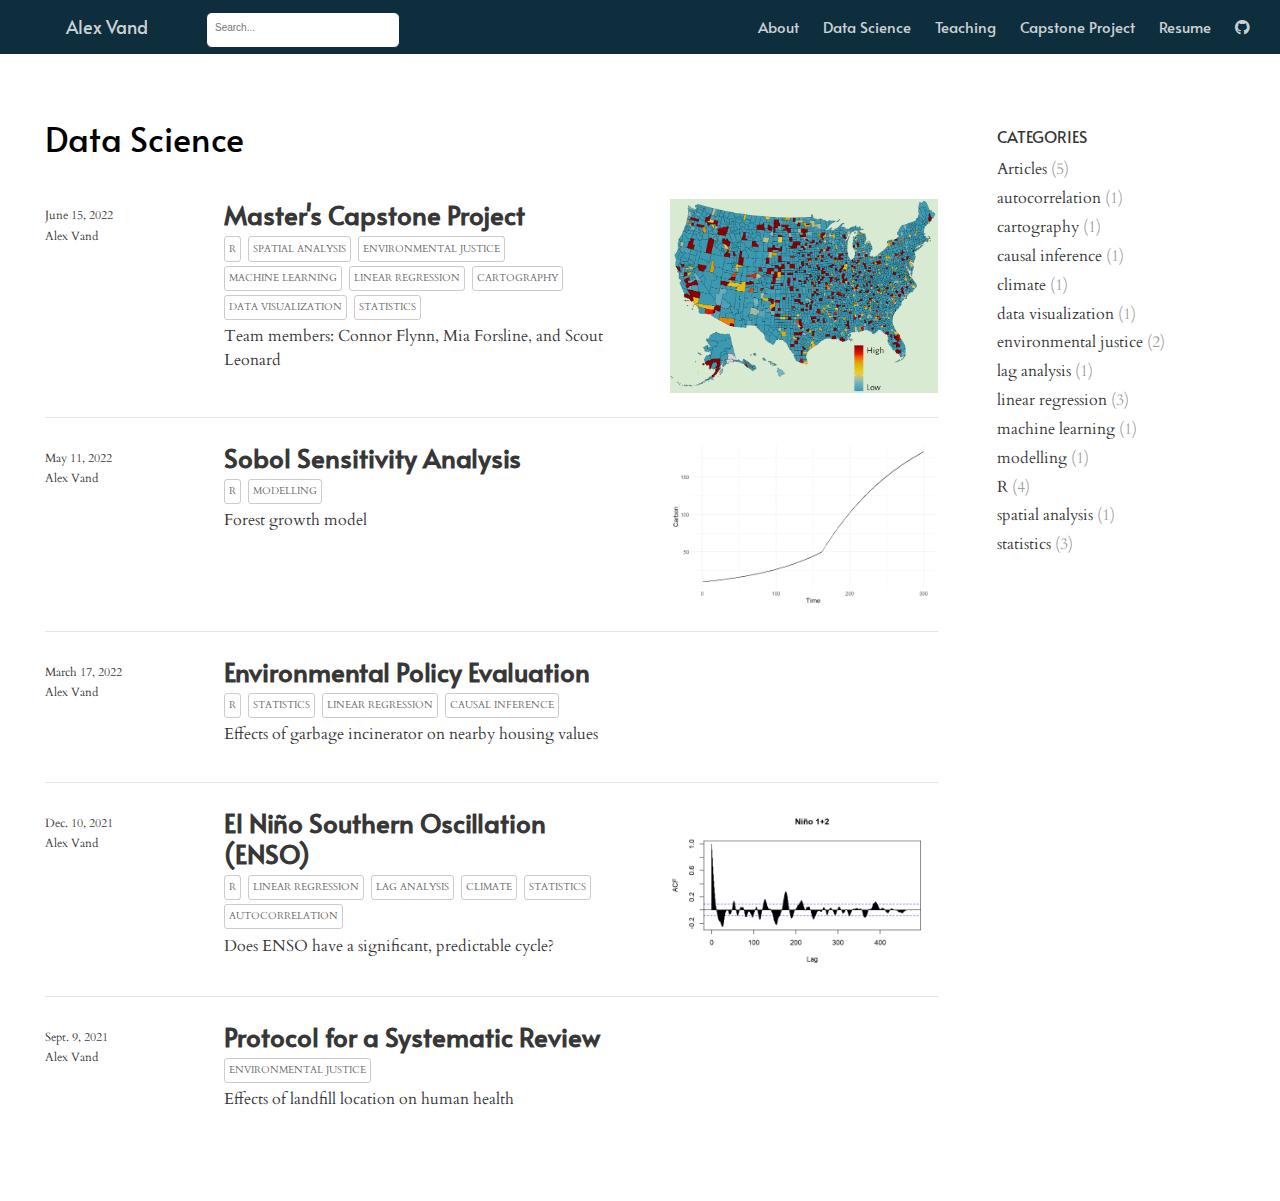
<file: docs/data_science.html>
<!DOCTYPE html>

<html xmlns="http://www.w3.org/1999/xhtml" lang="" xml:lang="">

<head>
  <meta charset="utf-8"/>
  <meta name="viewport" content="width=device-width, initial-scale=1"/>
  <meta http-equiv="X-UA-Compatible" content="IE=Edge,chrome=1"/>
  <meta name="generator" content="distill" />

  <style type="text/css">
  /* Hide doc at startup (prevent jankiness while JS renders/transforms) */
  body {
    visibility: hidden;
  }
  </style>

 <!--radix_placeholder_import_source-->
 <!--/radix_placeholder_import_source-->

<style type="text/css">code{white-space: pre;}</style>
<style type="text/css" data-origin="pandoc">
pre > code.sourceCode { white-space: pre; position: relative; }
pre > code.sourceCode > span { display: inline-block; line-height: 1.25; }
pre > code.sourceCode > span:empty { height: 1.2em; }
.sourceCode { overflow: visible; }
code.sourceCode > span { color: inherit; text-decoration: inherit; }
div.sourceCode { margin: 1em 0; }
pre.sourceCode { margin: 0; }
@media screen {
div.sourceCode { overflow: auto; }
}
@media print {
pre > code.sourceCode { white-space: pre-wrap; }
pre > code.sourceCode > span { text-indent: -5em; padding-left: 5em; }
}
pre.numberSource code
  { counter-reset: source-line 0; }
pre.numberSource code > span
  { position: relative; left: -4em; counter-increment: source-line; }
pre.numberSource code > span > a:first-child::before
  { content: counter(source-line);
    position: relative; left: -1em; text-align: right; vertical-align: baseline;
    border: none; display: inline-block;
    -webkit-touch-callout: none; -webkit-user-select: none;
    -khtml-user-select: none; -moz-user-select: none;
    -ms-user-select: none; user-select: none;
    padding: 0 4px; width: 4em;
    color: #aaaaaa;
  }
pre.numberSource { margin-left: 3em; border-left: 1px solid #aaaaaa;  padding-left: 4px; }
div.sourceCode
  { color: #00769e; background-color: #f1f3f5; }
@media screen {
pre > code.sourceCode > span > a:first-child::before { text-decoration: underline; }
}
code span { color: #00769e; } /* Normal */
code span.al { color: #ad0000; } /* Alert */
code span.an { color: #5e5e5e; } /* Annotation */
code span.at { color: #657422; } /* Attribute */
code span.bn { color: #ad0000; } /* BaseN */
code span.bu { } /* BuiltIn */
code span.cf { color: #00769e; } /* ControlFlow */
code span.ch { color: #20794d; } /* Char */
code span.cn { color: #8f5902; } /* Constant */
code span.co { color: #5e5e5e; } /* Comment */
code span.cv { color: #5e5e5e; font-style: italic; } /* CommentVar */
code span.do { color: #5e5e5e; font-style: italic; } /* Documentation */
code span.dt { color: #ad0000; } /* DataType */
code span.dv { color: #ad0000; } /* DecVal */
code span.er { color: #ad0000; } /* Error */
code span.ex { } /* Extension */
code span.fl { color: #ad0000; } /* Float */
code span.fu { color: #4758ab; } /* Function */
code span.im { } /* Import */
code span.in { color: #5e5e5e; } /* Information */
code span.kw { color: #00769e; } /* Keyword */
code span.op { color: #5e5e5e; } /* Operator */
code span.ot { color: #00769e; } /* Other */
code span.pp { color: #ad0000; } /* Preprocessor */
code span.sc { color: #5e5e5e; } /* SpecialChar */
code span.ss { color: #20794d; } /* SpecialString */
code span.st { color: #20794d; } /* String */
code span.va { color: #111111; } /* Variable */
code span.vs { color: #20794d; } /* VerbatimString */
code span.wa { color: #5e5e5e; font-style: italic; } /* Warning */
</style>


  <!--radix_placeholder_meta_tags-->
  <title>Alex Vand: Data Science</title>

  <meta property="description" itemprop="description" content="Data science blog posts"/>



  <!--  https://developers.facebook.com/docs/sharing/webmasters#markup -->
  <meta property="og:title" content="Alex Vand: Data Science"/>
  <meta property="og:type" content="article"/>
  <meta property="og:description" content="Data science blog posts"/>
  <meta property="og:locale" content="en_US"/>
  <meta property="og:site_name" content="Alex Vand"/>

  <!--  https://dev.twitter.com/cards/types/summary -->
  <meta property="twitter:card" content="summary"/>
  <meta property="twitter:title" content="Alex Vand: Data Science"/>
  <meta property="twitter:description" content="Data science blog posts"/>

  <!--/radix_placeholder_meta_tags-->
  <!--radix_placeholder_rmarkdown_metadata-->

  <script type="text/json" id="radix-rmarkdown-metadata">
  {"type":"list","attributes":{"names":{"type":"character","attributes":{},"value":["title","listing","description"]}},"value":[{"type":"character","attributes":{},"value":["Data Science"]},{"type":"character","attributes":{},"value":["posts"]},{"type":"character","attributes":{},"value":["Data science blog posts"]}]}
  </script>
  <!--/radix_placeholder_rmarkdown_metadata-->
  <!--radix_placeholder_navigation_in_header-->
  <meta name="distill:offset" content=""/>

  <script type="application/javascript">

    window.headroom_prevent_pin = false;

    window.document.addEventListener("DOMContentLoaded", function (event) {

      // initialize headroom for banner
      var header = $('header').get(0);
      var headerHeight = header.offsetHeight;
      var headroom = new Headroom(header, {
        tolerance: 5,
        onPin : function() {
          if (window.headroom_prevent_pin) {
            window.headroom_prevent_pin = false;
            headroom.unpin();
          }
        }
      });
      headroom.init();
      if(window.location.hash)
        headroom.unpin();
      $(header).addClass('headroom--transition');

      // offset scroll location for banner on hash change
      // (see: https://github.com/WickyNilliams/headroom.js/issues/38)
      window.addEventListener("hashchange", function(event) {
        window.scrollTo(0, window.pageYOffset - (headerHeight + 25));
      });

      // responsive menu
      $('.distill-site-header').each(function(i, val) {
        var topnav = $(this);
        var toggle = topnav.find('.nav-toggle');
        toggle.on('click', function() {
          topnav.toggleClass('responsive');
        });
      });

      // nav dropdowns
      $('.nav-dropbtn').click(function(e) {
        $(this).next('.nav-dropdown-content').toggleClass('nav-dropdown-active');
        $(this).parent().siblings('.nav-dropdown')
           .children('.nav-dropdown-content').removeClass('nav-dropdown-active');
      });
      $("body").click(function(e){
        $('.nav-dropdown-content').removeClass('nav-dropdown-active');
      });
      $(".nav-dropdown").click(function(e){
        e.stopPropagation();
      });
    });
  </script>

  <style type="text/css">

  /* Theme (user-documented overrideables for nav appearance) */

  .distill-site-nav {
    color: rgba(255, 255, 255, 0.8);
    background-color: #0F2E3D;
    font-size: 15px;
    font-weight: 300;
  }

  .distill-site-nav a {
    color: inherit;
    text-decoration: none;
  }

  .distill-site-nav a:hover {
    color: white;
  }

  @media print {
    .distill-site-nav {
      display: none;
    }
  }

  .distill-site-header {

  }

  .distill-site-footer {

  }


  /* Site Header */

  .distill-site-header {
    width: 100%;
    box-sizing: border-box;
    z-index: 3;
  }

  .distill-site-header .nav-left {
    display: inline-block;
    margin-left: 8px;
  }

  @media screen and (max-width: 768px) {
    .distill-site-header .nav-left {
      margin-left: 0;
    }
  }


  .distill-site-header .nav-right {
    float: right;
    margin-right: 8px;
  }

  .distill-site-header a,
  .distill-site-header .title {
    display: inline-block;
    text-align: center;
    padding: 14px 10px 14px 10px;
  }

  .distill-site-header .title {
    font-size: 18px;
    min-width: 150px;
  }

  .distill-site-header .logo {
    padding: 0;
  }

  .distill-site-header .logo img {
    display: none;
    max-height: 20px;
    width: auto;
    margin-bottom: -4px;
  }

  .distill-site-header .nav-image img {
    max-height: 18px;
    width: auto;
    display: inline-block;
    margin-bottom: -3px;
  }



  @media screen and (min-width: 1000px) {
    .distill-site-header .logo img {
      display: inline-block;
    }
    .distill-site-header .nav-left {
      margin-left: 20px;
    }
    .distill-site-header .nav-right {
      margin-right: 20px;
    }
    .distill-site-header .title {
      padding-left: 12px;
    }
  }


  .distill-site-header .nav-toggle {
    display: none;
  }

  .nav-dropdown {
    display: inline-block;
    position: relative;
  }

  .nav-dropdown .nav-dropbtn {
    border: none;
    outline: none;
    color: rgba(255, 255, 255, 0.8);
    padding: 16px 10px;
    background-color: transparent;
    font-family: inherit;
    font-size: inherit;
    font-weight: inherit;
    margin: 0;
    margin-top: 1px;
    z-index: 2;
  }

  .nav-dropdown-content {
    display: none;
    position: absolute;
    background-color: white;
    min-width: 200px;
    border: 1px solid rgba(0,0,0,0.15);
    border-radius: 4px;
    box-shadow: 0px 8px 16px 0px rgba(0,0,0,0.1);
    z-index: 1;
    margin-top: 2px;
    white-space: nowrap;
    padding-top: 4px;
    padding-bottom: 4px;
  }

  .nav-dropdown-content hr {
    margin-top: 4px;
    margin-bottom: 4px;
    border: none;
    border-bottom: 1px solid rgba(0, 0, 0, 0.1);
  }

  .nav-dropdown-active {
    display: block;
  }

  .nav-dropdown-content a, .nav-dropdown-content .nav-dropdown-header {
    color: black;
    padding: 6px 24px;
    text-decoration: none;
    display: block;
    text-align: left;
  }

  .nav-dropdown-content .nav-dropdown-header {
    display: block;
    padding: 5px 24px;
    padding-bottom: 0;
    text-transform: uppercase;
    font-size: 14px;
    color: #999999;
    white-space: nowrap;
  }

  .nav-dropdown:hover .nav-dropbtn {
    color: white;
  }

  .nav-dropdown-content a:hover {
    background-color: #ddd;
    color: black;
  }

  .nav-right .nav-dropdown-content {
    margin-left: -45%;
    right: 0;
  }

  @media screen and (max-width: 768px) {
    .distill-site-header a, .distill-site-header .nav-dropdown  {display: none;}
    .distill-site-header a.nav-toggle {
      float: right;
      display: block;
    }
    .distill-site-header .title {
      margin-left: 0;
    }
    .distill-site-header .nav-right {
      margin-right: 0;
    }
    .distill-site-header {
      overflow: hidden;
    }
    .nav-right .nav-dropdown-content {
      margin-left: 0;
    }
  }


  @media screen and (max-width: 768px) {
    .distill-site-header.responsive {position: relative; min-height: 500px; }
    .distill-site-header.responsive a.nav-toggle {
      position: absolute;
      right: 0;
      top: 0;
    }
    .distill-site-header.responsive a,
    .distill-site-header.responsive .nav-dropdown {
      display: block;
      text-align: left;
    }
    .distill-site-header.responsive .nav-left,
    .distill-site-header.responsive .nav-right {
      width: 100%;
    }
    .distill-site-header.responsive .nav-dropdown {float: none;}
    .distill-site-header.responsive .nav-dropdown-content {position: relative;}
    .distill-site-header.responsive .nav-dropdown .nav-dropbtn {
      display: block;
      width: 100%;
      text-align: left;
    }
  }

  /* Site Footer */

  .distill-site-footer {
    width: 100%;
    overflow: hidden;
    box-sizing: border-box;
    z-index: 3;
    margin-top: 30px;
    padding-top: 30px;
    padding-bottom: 30px;
    text-align: center;
  }

  /* Headroom */

  d-title {
    padding-top: 6rem;
  }

  @media print {
    d-title {
      padding-top: 4rem;
    }
  }

  .headroom {
    z-index: 1000;
    position: fixed;
    top: 0;
    left: 0;
    right: 0;
  }

  .headroom--transition {
    transition: all .4s ease-in-out;
  }

  .headroom--unpinned {
    top: -100px;
  }

  .headroom--pinned {
    top: 0;
  }

  /* adjust viewport for navbar height */
  /* helps vertically center bootstrap (non-distill) content */
  .min-vh-100 {
    min-height: calc(100vh - 100px) !important;
  }

  </style>

  <script src="site_libs/jquery-3.6.0/jquery-3.6.0.min.js"></script>
  <link href="site_libs/font-awesome-5.1.0/css/all.css" rel="stylesheet"/>
  <link href="site_libs/font-awesome-5.1.0/css/v4-shims.css" rel="stylesheet"/>
  <script src="site_libs/headroom-0.9.4/headroom.min.js"></script>
  <script src="site_libs/autocomplete-0.37.1/autocomplete.min.js"></script>
  <script src="site_libs/fuse-6.4.1/fuse.min.js"></script>

  <script type="application/javascript">

  function getMeta(metaName) {
    var metas = document.getElementsByTagName('meta');
    for (let i = 0; i < metas.length; i++) {
      if (metas[i].getAttribute('name') === metaName) {
        return metas[i].getAttribute('content');
      }
    }
    return '';
  }

  function offsetURL(url) {
    var offset = getMeta('distill:offset');
    return offset ? offset + '/' + url : url;
  }

  function createFuseIndex() {

    // create fuse index
    var options = {
      keys: [
        { name: 'title', weight: 20 },
        { name: 'categories', weight: 15 },
        { name: 'description', weight: 10 },
        { name: 'contents', weight: 5 },
      ],
      ignoreLocation: true,
      threshold: 0
    };
    var fuse = new window.Fuse([], options);

    // fetch the main search.json
    return fetch(offsetURL('search.json'))
      .then(function(response) {
        if (response.status == 200) {
          return response.json().then(function(json) {
            // index main articles
            json.articles.forEach(function(article) {
              fuse.add(article);
            });
            // download collections and index their articles
            return Promise.all(json.collections.map(function(collection) {
              return fetch(offsetURL(collection)).then(function(response) {
                if (response.status === 200) {
                  return response.json().then(function(articles) {
                    articles.forEach(function(article) {
                      fuse.add(article);
                    });
                  })
                } else {
                  return Promise.reject(
                    new Error('Unexpected status from search index request: ' +
                              response.status)
                  );
                }
              });
            })).then(function() {
              return fuse;
            });
          });

        } else {
          return Promise.reject(
            new Error('Unexpected status from search index request: ' +
                        response.status)
          );
        }
      });
  }

  window.document.addEventListener("DOMContentLoaded", function (event) {

    // get search element (bail if we don't have one)
    var searchEl = window.document.getElementById('distill-search');
    if (!searchEl)
      return;

    createFuseIndex()
      .then(function(fuse) {

        // make search box visible
        searchEl.classList.remove('hidden');

        // initialize autocomplete
        var options = {
          autoselect: true,
          hint: false,
          minLength: 2,
        };
        window.autocomplete(searchEl, options, [{
          source: function(query, callback) {
            const searchOptions = {
              isCaseSensitive: false,
              shouldSort: true,
              minMatchCharLength: 2,
              limit: 10,
            };
            var results = fuse.search(query, searchOptions);
            callback(results
              .map(function(result) { return result.item; })
            );
          },
          templates: {
            suggestion: function(suggestion) {
              var img = suggestion.preview && Object.keys(suggestion.preview).length > 0
                ? `<img src="${offsetURL(suggestion.preview)}"</img>`
                : '';
              var html = `
                <div class="search-item">
                  <h3>${suggestion.title}</h3>
                  <div class="search-item-description">
                    ${suggestion.description || ''}
                  </div>
                  <div class="search-item-preview">
                    ${img}
                  </div>
                </div>
              `;
              return html;
            }
          }
        }]).on('autocomplete:selected', function(event, suggestion) {
          window.location.href = offsetURL(suggestion.path);
        });
        // remove inline display style on autocompleter (we want to
        // manage responsive display via css)
        $('.algolia-autocomplete').css("display", "");
      })
      .catch(function(error) {
        console.log(error);
      });

  });

  </script>

  <style type="text/css">

  .nav-search {
    font-size: x-small;
  }

  /* Algolioa Autocomplete */

  .algolia-autocomplete {
    display: inline-block;
    margin-left: 10px;
    vertical-align: sub;
    background-color: white;
    color: black;
    padding: 6px;
    padding-top: 8px;
    padding-bottom: 0;
    border-radius: 6px;
    border: 1px #0F2E3D solid;
    width: 180px;
  }


  @media screen and (max-width: 768px) {
    .distill-site-nav .algolia-autocomplete {
      display: none;
      visibility: hidden;
    }
    .distill-site-nav.responsive .algolia-autocomplete {
      display: inline-block;
      visibility: visible;
    }
    .distill-site-nav.responsive .algolia-autocomplete .aa-dropdown-menu {
      margin-left: 0;
      width: 400px;
      max-height: 400px;
    }
  }

  .algolia-autocomplete .aa-input, .algolia-autocomplete .aa-hint {
    width: 90%;
    outline: none;
    border: none;
  }

  .algolia-autocomplete .aa-hint {
    color: #999;
  }
  .algolia-autocomplete .aa-dropdown-menu {
    width: 550px;
    max-height: 70vh;
    overflow-x: visible;
    overflow-y: scroll;
    padding: 5px;
    margin-top: 3px;
    margin-left: -150px;
    background-color: #fff;
    border-radius: 5px;
    border: 1px solid #999;
    border-top: none;
  }

  .algolia-autocomplete .aa-dropdown-menu .aa-suggestion {
    cursor: pointer;
    padding: 5px 4px;
    border-bottom: 1px solid #eee;
  }

  .algolia-autocomplete .aa-dropdown-menu .aa-suggestion:last-of-type {
    border-bottom: none;
    margin-bottom: 2px;
  }

  .algolia-autocomplete .aa-dropdown-menu .aa-suggestion .search-item {
    overflow: hidden;
    font-size: 0.8em;
    line-height: 1.4em;
  }

  .algolia-autocomplete .aa-dropdown-menu .aa-suggestion .search-item h3 {
    font-size: 1rem;
    margin-block-start: 0;
    margin-block-end: 5px;
  }

  .algolia-autocomplete .aa-dropdown-menu .aa-suggestion .search-item-description {
    display: inline-block;
    overflow: hidden;
    height: 2.8em;
    width: 80%;
    margin-right: 4%;
  }

  .algolia-autocomplete .aa-dropdown-menu .aa-suggestion .search-item-preview {
    display: inline-block;
    width: 15%;
  }

  .algolia-autocomplete .aa-dropdown-menu .aa-suggestion .search-item-preview img {
    height: 3em;
    width: auto;
    display: none;
  }

  .algolia-autocomplete .aa-dropdown-menu .aa-suggestion .search-item-preview img[src] {
    display: initial;
  }

  .algolia-autocomplete .aa-dropdown-menu .aa-suggestion.aa-cursor {
    background-color: #eee;
  }
  .algolia-autocomplete .aa-dropdown-menu .aa-suggestion em {
    font-weight: bold;
    font-style: normal;
  }

  </style>


  <!--/radix_placeholder_navigation_in_header-->
  <!--radix_placeholder_distill-->

  <style type="text/css">

  body {
    background-color: white;
  }

  .pandoc-table {
    width: 100%;
  }

  .pandoc-table>caption {
    margin-bottom: 10px;
  }

  .pandoc-table th:not([align]) {
    text-align: left;
  }

  .pagedtable-footer {
    font-size: 15px;
  }

  d-byline .byline {
    grid-template-columns: 2fr 2fr;
  }

  d-byline .byline h3 {
    margin-block-start: 1.5em;
  }

  d-byline .byline .authors-affiliations h3 {
    margin-block-start: 0.5em;
  }

  .authors-affiliations .orcid-id {
    width: 16px;
    height:16px;
    margin-left: 4px;
    margin-right: 4px;
    vertical-align: middle;
    padding-bottom: 2px;
  }

  d-title .dt-tags {
    margin-top: 1em;
    grid-column: text;
  }

  .dt-tags .dt-tag {
    text-decoration: none;
    display: inline-block;
    color: rgba(0,0,0,0.6);
    padding: 0em 0.4em;
    margin-right: 0.5em;
    margin-bottom: 0.4em;
    font-size: 70%;
    border: 1px solid rgba(0,0,0,0.2);
    border-radius: 3px;
    text-transform: uppercase;
    font-weight: 500;
  }

  d-article table.gt_table td,
  d-article table.gt_table th {
    border-bottom: none;
    font-size: 100%;
  }

  .html-widget {
    margin-bottom: 2.0em;
  }

  .l-screen-inset {
    padding-right: 16px;
  }

  .l-screen .caption {
    margin-left: 10px;
  }

  .shaded {
    background: rgb(247, 247, 247);
    padding-top: 20px;
    padding-bottom: 20px;
    border-top: 1px solid rgba(0, 0, 0, 0.1);
    border-bottom: 1px solid rgba(0, 0, 0, 0.1);
  }

  .shaded .html-widget {
    margin-bottom: 0;
    border: 1px solid rgba(0, 0, 0, 0.1);
  }

  .shaded .shaded-content {
    background: white;
  }

  .text-output {
    margin-top: 0;
    line-height: 1.5em;
  }

  .hidden {
    display: none !important;
  }

  d-article {
    padding-top: 2.5rem;
    padding-bottom: 30px;
  }

  d-appendix {
    padding-top: 30px;
  }

  d-article>p>img {
    width: 100%;
  }

  d-article h2 {
    margin: 1rem 0 1.5rem 0;
  }

  d-article h3 {
    margin-top: 1.5rem;
  }

  d-article iframe {
    border: 1px solid rgba(0, 0, 0, 0.1);
    margin-bottom: 2.0em;
    width: 100%;
  }

  /* Tweak code blocks */

  d-article div.sourceCode code,
  d-article pre code {
    font-family: Consolas, Monaco, 'Andale Mono', 'Ubuntu Mono', monospace;
  }

  d-article pre,
  d-article div.sourceCode,
  d-article div.sourceCode pre {
    overflow: auto;
  }

  d-article div.sourceCode {
    background-color: white;
  }

  d-article div.sourceCode pre {
    padding-left: 10px;
    font-size: 12px;
    border-left: 2px solid rgba(0,0,0,0.1);
  }

  d-article pre {
    font-size: 12px;
    color: black;
    background: none;
    margin-top: 0;
    text-align: left;
    white-space: pre;
    word-spacing: normal;
    word-break: normal;
    word-wrap: normal;
    line-height: 1.5;

    -moz-tab-size: 4;
    -o-tab-size: 4;
    tab-size: 4;

    -webkit-hyphens: none;
    -moz-hyphens: none;
    -ms-hyphens: none;
    hyphens: none;
  }

  d-article pre a {
    border-bottom: none;
  }

  d-article pre a:hover {
    border-bottom: none;
    text-decoration: underline;
  }

  d-article details {
    grid-column: text;
    margin-bottom: 0.8em;
  }

  @media(min-width: 768px) {

  d-article pre,
  d-article div.sourceCode,
  d-article div.sourceCode pre {
    overflow: visible !important;
  }

  d-article div.sourceCode pre {
    padding-left: 18px;
    font-size: 14px;
  }

  d-article pre {
    font-size: 14px;
  }

  }

  figure img.external {
    background: white;
    border: 1px solid rgba(0, 0, 0, 0.1);
    box-shadow: 0 1px 8px rgba(0, 0, 0, 0.1);
    padding: 18px;
    box-sizing: border-box;
  }

  /* CSS for d-contents */

  .d-contents {
    grid-column: text;
    color: rgba(0,0,0,0.8);
    font-size: 0.9em;
    padding-bottom: 1em;
    margin-bottom: 1em;
    padding-bottom: 0.5em;
    margin-bottom: 1em;
    padding-left: 0.25em;
    justify-self: start;
  }

  @media(min-width: 1000px) {
    .d-contents.d-contents-float {
      height: 0;
      grid-column-start: 1;
      grid-column-end: 4;
      justify-self: center;
      padding-right: 3em;
      padding-left: 2em;
    }
  }

  .d-contents nav h3 {
    font-size: 18px;
    margin-top: 0;
    margin-bottom: 1em;
  }

  .d-contents li {
    list-style-type: none
  }

  .d-contents nav > ul {
    padding-left: 0;
  }

  .d-contents ul {
    padding-left: 1em
  }

  .d-contents nav ul li {
    margin-top: 0.6em;
    margin-bottom: 0.2em;
  }

  .d-contents nav a {
    font-size: 13px;
    border-bottom: none;
    text-decoration: none
    color: rgba(0, 0, 0, 0.8);
  }

  .d-contents nav a:hover {
    text-decoration: underline solid rgba(0, 0, 0, 0.6)
  }

  .d-contents nav > ul > li > a {
    font-weight: 600;
  }

  .d-contents nav > ul > li > ul {
    font-weight: inherit;
  }

  .d-contents nav > ul > li > ul > li {
    margin-top: 0.2em;
  }


  .d-contents nav ul {
    margin-top: 0;
    margin-bottom: 0.25em;
  }

  .d-article-with-toc h2:nth-child(2) {
    margin-top: 0;
  }


  /* Figure */

  .figure {
    position: relative;
    margin-bottom: 2.5em;
    margin-top: 1.5em;
  }

  .figure .caption {
    color: rgba(0, 0, 0, 0.6);
    font-size: 12px;
    line-height: 1.5em;
  }

  .figure img.external {
    background: white;
    border: 1px solid rgba(0, 0, 0, 0.1);
    box-shadow: 0 1px 8px rgba(0, 0, 0, 0.1);
    padding: 18px;
    box-sizing: border-box;
  }

  .figure .caption a {
    color: rgba(0, 0, 0, 0.6);
  }

  .figure .caption b,
  .figure .caption strong, {
    font-weight: 600;
    color: rgba(0, 0, 0, 1.0);
  }

  /* Citations */

  d-article .citation {
    color: inherit;
    cursor: inherit;
  }

  div.hanging-indent{
    margin-left: 1em; text-indent: -1em;
  }

  /* Citation hover box */

  .tippy-box[data-theme~=light-border] {
    background-color: rgba(250, 250, 250, 0.95);
  }

  .tippy-content > p {
    margin-bottom: 0;
    padding: 2px;
  }


  /* Tweak 1000px media break to show more text */

  @media(min-width: 1000px) {
    .base-grid,
    distill-header,
    d-title,
    d-abstract,
    d-article,
    d-appendix,
    distill-appendix,
    d-byline,
    d-footnote-list,
    d-citation-list,
    distill-footer {
      grid-template-columns: [screen-start] 1fr [page-start kicker-start] 80px [middle-start] 50px [text-start kicker-end] 65px 65px 65px 65px 65px 65px 65px 65px [text-end gutter-start] 65px [middle-end] 65px [page-end gutter-end] 1fr [screen-end];
      grid-column-gap: 16px;
    }

    .grid {
      grid-column-gap: 16px;
    }

    d-article {
      font-size: 1.06rem;
      line-height: 1.7em;
    }
    figure .caption, .figure .caption, figure figcaption {
      font-size: 13px;
    }
  }

  @media(min-width: 1180px) {
    .base-grid,
    distill-header,
    d-title,
    d-abstract,
    d-article,
    d-appendix,
    distill-appendix,
    d-byline,
    d-footnote-list,
    d-citation-list,
    distill-footer {
      grid-template-columns: [screen-start] 1fr [page-start kicker-start] 60px [middle-start] 60px [text-start kicker-end] 60px 60px 60px 60px 60px 60px 60px 60px [text-end gutter-start] 60px [middle-end] 60px [page-end gutter-end] 1fr [screen-end];
      grid-column-gap: 32px;
    }

    .grid {
      grid-column-gap: 32px;
    }
  }


  /* Get the citation styles for the appendix (not auto-injected on render since
     we do our own rendering of the citation appendix) */

  d-appendix .citation-appendix,
  .d-appendix .citation-appendix {
    font-size: 11px;
    line-height: 15px;
    border-left: 1px solid rgba(0, 0, 0, 0.1);
    padding-left: 18px;
    border: 1px solid rgba(0,0,0,0.1);
    background: rgba(0, 0, 0, 0.02);
    padding: 10px 18px;
    border-radius: 3px;
    color: rgba(150, 150, 150, 1);
    overflow: hidden;
    margin-top: -12px;
    white-space: pre-wrap;
    word-wrap: break-word;
  }

  /* Include appendix styles here so they can be overridden */

  d-appendix {
    contain: layout style;
    font-size: 0.8em;
    line-height: 1.7em;
    margin-top: 60px;
    margin-bottom: 0;
    border-top: 1px solid rgba(0, 0, 0, 0.1);
    color: rgba(0,0,0,0.5);
    padding-top: 60px;
    padding-bottom: 48px;
  }

  d-appendix h3 {
    grid-column: page-start / text-start;
    font-size: 15px;
    font-weight: 500;
    margin-top: 1em;
    margin-bottom: 0;
    color: rgba(0,0,0,0.65);
  }

  d-appendix h3 + * {
    margin-top: 1em;
  }

  d-appendix ol {
    padding: 0 0 0 15px;
  }

  @media (min-width: 768px) {
    d-appendix ol {
      padding: 0 0 0 30px;
      margin-left: -30px;
    }
  }

  d-appendix li {
    margin-bottom: 1em;
  }

  d-appendix a {
    color: rgba(0, 0, 0, 0.6);
  }

  d-appendix > * {
    grid-column: text;
  }

  d-appendix > d-footnote-list,
  d-appendix > d-citation-list,
  d-appendix > distill-appendix {
    grid-column: screen;
  }

  /* Include footnote styles here so they can be overridden */

  d-footnote-list {
    contain: layout style;
  }

  d-footnote-list > * {
    grid-column: text;
  }

  d-footnote-list a.footnote-backlink {
    color: rgba(0,0,0,0.3);
    padding-left: 0.5em;
  }



  /* Anchor.js */

  .anchorjs-link {
    /*transition: all .25s linear; */
    text-decoration: none;
    border-bottom: none;
  }
  *:hover > .anchorjs-link {
    margin-left: -1.125em !important;
    text-decoration: none;
    border-bottom: none;
  }

  /* Social footer */

  .social_footer {
    margin-top: 30px;
    margin-bottom: 0;
    color: rgba(0,0,0,0.67);
  }

  .disqus-comments {
    margin-right: 30px;
  }

  .disqus-comment-count {
    border-bottom: 1px solid rgba(0, 0, 0, 0.4);
    cursor: pointer;
  }

  #disqus_thread {
    margin-top: 30px;
  }

  .article-sharing a {
    border-bottom: none;
    margin-right: 8px;
  }

  .article-sharing a:hover {
    border-bottom: none;
  }

  .sidebar-section.subscribe {
    font-size: 12px;
    line-height: 1.6em;
  }

  .subscribe p {
    margin-bottom: 0.5em;
  }


  .article-footer .subscribe {
    font-size: 15px;
    margin-top: 45px;
  }


  .sidebar-section.custom {
    font-size: 12px;
    line-height: 1.6em;
  }

  .custom p {
    margin-bottom: 0.5em;
  }

  /* Styles for listing layout (hide title) */
  .layout-listing d-title, .layout-listing .d-title {
    display: none;
  }

  /* Styles for posts lists (not auto-injected) */


  .posts-with-sidebar {
    padding-left: 45px;
    padding-right: 45px;
  }

  .posts-list .description h2,
  .posts-list .description p {
    font-family: -apple-system, BlinkMacSystemFont, "Segoe UI", Roboto, Oxygen, Ubuntu, Cantarell, "Fira Sans", "Droid Sans", "Helvetica Neue", Arial, sans-serif;
  }

  .posts-list .description h2 {
    font-weight: 700;
    border-bottom: none;
    padding-bottom: 0;
  }

  .posts-list h2.post-tag {
    border-bottom: 1px solid rgba(0, 0, 0, 0.2);
    padding-bottom: 12px;
  }
  .posts-list {
    margin-top: 60px;
    margin-bottom: 24px;
  }

  .posts-list .post-preview {
    text-decoration: none;
    overflow: hidden;
    display: block;
    border-bottom: 1px solid rgba(0, 0, 0, 0.1);
    padding: 24px 0;
  }

  .post-preview-last {
    border-bottom: none !important;
  }

  .posts-list .posts-list-caption {
    grid-column: screen;
    font-weight: 400;
  }

  .posts-list .post-preview h2 {
    margin: 0 0 6px 0;
    line-height: 1.2em;
    font-style: normal;
    font-size: 24px;
  }

  .posts-list .post-preview p {
    margin: 0 0 12px 0;
    line-height: 1.4em;
    font-size: 16px;
  }

  .posts-list .post-preview .thumbnail {
    box-sizing: border-box;
    margin-bottom: 24px;
    position: relative;
    max-width: 500px;
  }
  .posts-list .post-preview img {
    width: 100%;
    display: block;
  }

  .posts-list .metadata {
    font-size: 12px;
    line-height: 1.4em;
    margin-bottom: 18px;
  }

  .posts-list .metadata > * {
    display: inline-block;
  }

  .posts-list .metadata .publishedDate {
    margin-right: 2em;
  }

  .posts-list .metadata .dt-authors {
    display: block;
    margin-top: 0.3em;
    margin-right: 2em;
  }

  .posts-list .dt-tags {
    display: block;
    line-height: 1em;
  }

  .posts-list .dt-tags .dt-tag {
    display: inline-block;
    color: rgba(0,0,0,0.6);
    padding: 0.3em 0.4em;
    margin-right: 0.2em;
    margin-bottom: 0.4em;
    font-size: 60%;
    border: 1px solid rgba(0,0,0,0.2);
    border-radius: 3px;
    text-transform: uppercase;
    font-weight: 500;
  }

  .posts-list img {
    opacity: 1;
  }

  .posts-list img[data-src] {
    opacity: 0;
  }

  .posts-more {
    clear: both;
  }


  .posts-sidebar {
    font-size: 16px;
  }

  .posts-sidebar h3 {
    font-size: 16px;
    margin-top: 0;
    margin-bottom: 0.5em;
    font-weight: 400;
    text-transform: uppercase;
  }

  .sidebar-section {
    margin-bottom: 30px;
  }

  .categories ul {
    list-style-type: none;
    margin: 0;
    padding: 0;
  }

  .categories li {
    color: rgba(0, 0, 0, 0.8);
    margin-bottom: 0;
  }

  .categories li>a {
    border-bottom: none;
  }

  .categories li>a:hover {
    border-bottom: 1px solid rgba(0, 0, 0, 0.4);
  }

  .categories .active {
    font-weight: 600;
  }

  .categories .category-count {
    color: rgba(0, 0, 0, 0.4);
  }


  @media(min-width: 768px) {
    .posts-list .post-preview h2 {
      font-size: 26px;
    }
    .posts-list .post-preview .thumbnail {
      float: right;
      width: 30%;
      margin-bottom: 0;
    }
    .posts-list .post-preview .description {
      float: left;
      width: 45%;
    }
    .posts-list .post-preview .metadata {
      float: left;
      width: 20%;
      margin-top: 8px;
    }
    .posts-list .post-preview p {
      margin: 0 0 12px 0;
      line-height: 1.5em;
      font-size: 16px;
    }
    .posts-with-sidebar .posts-list {
      float: left;
      width: 75%;
    }
    .posts-with-sidebar .posts-sidebar {
      float: right;
      width: 20%;
      margin-top: 60px;
      padding-top: 24px;
      padding-bottom: 24px;
    }
  }


  /* Improve display for browsers without grid (IE/Edge <= 15) */

  .downlevel {
    line-height: 1.6em;
    font-family: -apple-system, BlinkMacSystemFont, "Segoe UI", Roboto, Oxygen, Ubuntu, Cantarell, "Fira Sans", "Droid Sans", "Helvetica Neue", Arial, sans-serif;
    margin: 0;
  }

  .downlevel .d-title {
    padding-top: 6rem;
    padding-bottom: 1.5rem;
  }

  .downlevel .d-title h1 {
    font-size: 50px;
    font-weight: 700;
    line-height: 1.1em;
    margin: 0 0 0.5rem;
  }

  .downlevel .d-title p {
    font-weight: 300;
    font-size: 1.2rem;
    line-height: 1.55em;
    margin-top: 0;
  }

  .downlevel .d-byline {
    padding-top: 0.8em;
    padding-bottom: 0.8em;
    font-size: 0.8rem;
    line-height: 1.8em;
  }

  .downlevel .section-separator {
    border: none;
    border-top: 1px solid rgba(0, 0, 0, 0.1);
  }

  .downlevel .d-article {
    font-size: 1.06rem;
    line-height: 1.7em;
    padding-top: 1rem;
    padding-bottom: 2rem;
  }


  .downlevel .d-appendix {
    padding-left: 0;
    padding-right: 0;
    max-width: none;
    font-size: 0.8em;
    line-height: 1.7em;
    margin-bottom: 0;
    color: rgba(0,0,0,0.5);
    padding-top: 40px;
    padding-bottom: 48px;
  }

  .downlevel .footnotes ol {
    padding-left: 13px;
  }

  .downlevel .base-grid,
  .downlevel .distill-header,
  .downlevel .d-title,
  .downlevel .d-abstract,
  .downlevel .d-article,
  .downlevel .d-appendix,
  .downlevel .distill-appendix,
  .downlevel .d-byline,
  .downlevel .d-footnote-list,
  .downlevel .d-citation-list,
  .downlevel .distill-footer,
  .downlevel .appendix-bottom,
  .downlevel .posts-container {
    padding-left: 40px;
    padding-right: 40px;
  }

  @media(min-width: 768px) {
    .downlevel .base-grid,
    .downlevel .distill-header,
    .downlevel .d-title,
    .downlevel .d-abstract,
    .downlevel .d-article,
    .downlevel .d-appendix,
    .downlevel .distill-appendix,
    .downlevel .d-byline,
    .downlevel .d-footnote-list,
    .downlevel .d-citation-list,
    .downlevel .distill-footer,
    .downlevel .appendix-bottom,
    .downlevel .posts-container {
    padding-left: 150px;
    padding-right: 150px;
    max-width: 900px;
  }
  }

  .downlevel pre code {
    display: block;
    border-left: 2px solid rgba(0, 0, 0, .1);
    padding: 0 0 0 20px;
    font-size: 14px;
  }

  .downlevel code, .downlevel pre {
    color: black;
    background: none;
    font-family: Consolas, Monaco, 'Andale Mono', 'Ubuntu Mono', monospace;
    text-align: left;
    white-space: pre;
    word-spacing: normal;
    word-break: normal;
    word-wrap: normal;
    line-height: 1.5;

    -moz-tab-size: 4;
    -o-tab-size: 4;
    tab-size: 4;

    -webkit-hyphens: none;
    -moz-hyphens: none;
    -ms-hyphens: none;
    hyphens: none;
  }

  .downlevel .posts-list .post-preview {
    color: inherit;
  }



  </style>

  <script type="application/javascript">

  function is_downlevel_browser() {
    if (bowser.isUnsupportedBrowser({ msie: "12", msedge: "16"},
                                   window.navigator.userAgent)) {
      return true;
    } else {
      return window.load_distill_framework === undefined;
    }
  }

  // show body when load is complete
  function on_load_complete() {

    // add anchors
    if (window.anchors) {
      window.anchors.options.placement = 'left';
      window.anchors.add('d-article > h2, d-article > h3, d-article > h4, d-article > h5');
    }


    // set body to visible
    document.body.style.visibility = 'visible';

    // force redraw for leaflet widgets
    if (window.HTMLWidgets) {
      var maps = window.HTMLWidgets.findAll(".leaflet");
      $.each(maps, function(i, el) {
        var map = this.getMap();
        map.invalidateSize();
        map.eachLayer(function(layer) {
          if (layer instanceof L.TileLayer)
            layer.redraw();
        });
      });
    }

    // trigger 'shown' so htmlwidgets resize
    $('d-article').trigger('shown');
  }

  function init_distill() {

    init_common();

    // create front matter
    var front_matter = $('<d-front-matter></d-front-matter>');
    $('#distill-front-matter').wrap(front_matter);

    // create d-title
    $('.d-title').changeElementType('d-title');

    // create d-byline
    var byline = $('<d-byline></d-byline>');
    $('.d-byline').replaceWith(byline);

    // create d-article
    var article = $('<d-article></d-article>');
    $('.d-article').wrap(article).children().unwrap();

    // move posts container into article
    $('.posts-container').appendTo($('d-article'));

    // create d-appendix
    $('.d-appendix').changeElementType('d-appendix');

    // flag indicating that we have appendix items
    var appendix = $('.appendix-bottom').children('h3').length > 0;

    // replace footnotes with <d-footnote>
    $('.footnote-ref').each(function(i, val) {
      appendix = true;
      var href = $(this).attr('href');
      var id = href.replace('#', '');
      var fn = $('#' + id);
      var fn_p = $('#' + id + '>p');
      fn_p.find('.footnote-back').remove();
      var text = fn_p.html();
      var dtfn = $('<d-footnote></d-footnote>');
      dtfn.html(text);
      $(this).replaceWith(dtfn);
    });
    // remove footnotes
    $('.footnotes').remove();

    // move refs into #references-listing
    $('#references-listing').replaceWith($('#refs'));

    $('h1.appendix, h2.appendix').each(function(i, val) {
      $(this).changeElementType('h3');
    });
    $('h3.appendix').each(function(i, val) {
      var id = $(this).attr('id');
      $('.d-contents a[href="#' + id + '"]').parent().remove();
      appendix = true;
      $(this).nextUntil($('h1, h2, h3')).addBack().appendTo($('d-appendix'));
    });

    // show d-appendix if we have appendix content
    $("d-appendix").css('display', appendix ? 'grid' : 'none');

    // localize layout chunks to just output
    $('.layout-chunk').each(function(i, val) {

      // capture layout
      var layout = $(this).attr('data-layout');

      // apply layout to markdown level block elements
      var elements = $(this).children().not('details, div.sourceCode, pre, script');
      elements.each(function(i, el) {
        var layout_div = $('<div class="' + layout + '"></div>');
        if (layout_div.hasClass('shaded')) {
          var shaded_content = $('<div class="shaded-content"></div>');
          $(this).wrap(shaded_content);
          $(this).parent().wrap(layout_div);
        } else {
          $(this).wrap(layout_div);
        }
      });


      // unwrap the layout-chunk div
      $(this).children().unwrap();
    });

    // remove code block used to force  highlighting css
    $('.distill-force-highlighting-css').parent().remove();

    // remove empty line numbers inserted by pandoc when using a
    // custom syntax highlighting theme
    $('code.sourceCode a:empty').remove();

    // load distill framework
    load_distill_framework();

    // wait for window.distillRunlevel == 4 to do post processing
    function distill_post_process() {

      if (!window.distillRunlevel || window.distillRunlevel < 4)
        return;

      // hide author/affiliations entirely if we have no authors
      var front_matter = JSON.parse($("#distill-front-matter").html());
      var have_authors = front_matter.authors && front_matter.authors.length > 0;
      if (!have_authors)
        $('d-byline').addClass('hidden');

      // article with toc class
      $('.d-contents').parent().addClass('d-article-with-toc');

      // strip links that point to #
      $('.authors-affiliations').find('a[href="#"]').removeAttr('href');

      // add orcid ids
      $('.authors-affiliations').find('.author').each(function(i, el) {
        var orcid_id = front_matter.authors[i].orcidID;
        if (orcid_id) {
          var a = $('<a></a>');
          a.attr('href', 'https://orcid.org/' + orcid_id);
          var img = $('<img></img>');
          img.addClass('orcid-id');
          img.attr('alt', 'ORCID ID');
          img.attr('src','[data-uri]');
          a.append(img);
          $(this).append(a);
        }
      });

      // hide elements of author/affiliations grid that have no value
      function hide_byline_column(caption) {
        $('d-byline').find('h3:contains("' + caption + '")').parent().css('visibility', 'hidden');
      }

      // affiliations
      var have_affiliations = false;
      for (var i = 0; i<front_matter.authors.length; ++i) {
        var author = front_matter.authors[i];
        if (author.affiliation !== "&nbsp;") {
          have_affiliations = true;
          break;
        }
      }
      if (!have_affiliations)
        $('d-byline').find('h3:contains("Affiliations")').css('visibility', 'hidden');

      // published date
      if (!front_matter.publishedDate)
        hide_byline_column("Published");

      // document object identifier
      var doi = $('d-byline').find('h3:contains("DOI")');
      var doi_p = doi.next().empty();
      if (!front_matter.doi) {
        // if we have a citation and valid citationText then link to that
        if ($('#citation').length > 0 && front_matter.citationText) {
          doi.html('Citation');
          $('<a href="#citation"></a>')
            .text(front_matter.citationText)
            .appendTo(doi_p);
        } else {
          hide_byline_column("DOI");
        }
      } else {
        $('<a></a>')
           .attr('href', "https://doi.org/" + front_matter.doi)
           .html(front_matter.doi)
           .appendTo(doi_p);
      }

       // change plural form of authors/affiliations
      if (front_matter.authors.length === 1) {
        var grid = $('.authors-affiliations');
        grid.children('h3:contains("Authors")').text('Author');
        grid.children('h3:contains("Affiliations")').text('Affiliation');
      }

      // remove d-appendix and d-footnote-list local styles
      $('d-appendix > style:first-child').remove();
      $('d-footnote-list > style:first-child').remove();

      // move appendix-bottom entries to the bottom
      $('.appendix-bottom').appendTo('d-appendix').children().unwrap();
      $('.appendix-bottom').remove();

      // hoverable references
      $('span.citation[data-cites]').each(function() {
        const citeChild = $(this).children()[0]
        // Do not process if @xyz has been used without escaping and without bibliography activated
        // https://github.com/rstudio/distill/issues/466
        if (citeChild === undefined) return true

        if (citeChild.nodeName == "D-FOOTNOTE") {
          var fn = citeChild
          $(this).html(fn.shadowRoot.querySelector("sup"))
          $(this).id = fn.id
          fn.remove()
        }
        var refs = $(this).attr('data-cites').split(" ");
        var refHtml = refs.map(function(ref) {
          // Could use CSS.escape too here, we insure backward compatibility in navigator
          return "<p>" + $('div[id="ref-' + ref + '"]').html() + "</p>";
        }).join("\n");
        window.tippy(this, {
          allowHTML: true,
          content: refHtml,
          maxWidth: 500,
          interactive: true,
          interactiveBorder: 10,
          theme: 'light-border',
          placement: 'bottom-start'
        });
      });

      // fix footnotes in tables (#411)
      // replacing broken distill.pub feature
      $('table d-footnote').each(function() {
        // we replace internal showAtNode methode which is triggered when hovering a footnote
        this.hoverBox.showAtNode = function(node) {
          // ported from https://github.com/distillpub/template/pull/105/files
          calcOffset = function(elem) {
              let x = elem.offsetLeft;
              let y = elem.offsetTop;
              // Traverse upwards until an `absolute` element is found or `elem`
              // becomes null.
              while (elem = elem.offsetParent && elem.style.position != 'absolute') {
                  x += elem.offsetLeft;
                  y += elem.offsetTop;
              }

              return { left: x, top: y };
          }
          // https://developer.mozilla.org/en-US/docs/Web/API/HTMLElement/offsetTop
          const bbox = node.getBoundingClientRect();
          const offset = calcOffset(node);
          this.show([offset.left + bbox.width, offset.top + bbox.height]);
        }
      })

      // clear polling timer
      clearInterval(tid);

      // show body now that everything is ready
      on_load_complete();
    }

    var tid = setInterval(distill_post_process, 50);
    distill_post_process();

  }

  function init_downlevel() {

    init_common();

     // insert hr after d-title
    $('.d-title').after($('<hr class="section-separator"/>'));

    // check if we have authors
    var front_matter = JSON.parse($("#distill-front-matter").html());
    var have_authors = front_matter.authors && front_matter.authors.length > 0;

    // manage byline/border
    if (!have_authors)
      $('.d-byline').remove();
    $('.d-byline').after($('<hr class="section-separator"/>'));
    $('.d-byline a').remove();

    // remove toc
    $('.d-contents').remove();

    // move appendix elements
    $('h1.appendix, h2.appendix').each(function(i, val) {
      $(this).changeElementType('h3');
    });
    $('h3.appendix').each(function(i, val) {
      $(this).nextUntil($('h1, h2, h3')).addBack().appendTo($('.d-appendix'));
    });


    // inject headers into references and footnotes
    var refs_header = $('<h3></h3>');
    refs_header.text('References');
    $('#refs').prepend(refs_header);

    var footnotes_header = $('<h3></h3');
    footnotes_header.text('Footnotes');
    $('.footnotes').children('hr').first().replaceWith(footnotes_header);

    // move appendix-bottom entries to the bottom
    $('.appendix-bottom').appendTo('.d-appendix').children().unwrap();
    $('.appendix-bottom').remove();

    // remove appendix if it's empty
    if ($('.d-appendix').children().length === 0)
      $('.d-appendix').remove();

    // prepend separator above appendix
    $('.d-appendix').before($('<hr class="section-separator" style="clear: both"/>'));

    // trim code
    $('pre>code').each(function(i, val) {
      $(this).html($.trim($(this).html()));
    });

    // move posts-container right before article
    $('.posts-container').insertBefore($('.d-article'));

    $('body').addClass('downlevel');

    on_load_complete();
  }


  function init_common() {

    // jquery plugin to change element types
    (function($) {
      $.fn.changeElementType = function(newType) {
        var attrs = {};

        $.each(this[0].attributes, function(idx, attr) {
          attrs[attr.nodeName] = attr.nodeValue;
        });

        this.replaceWith(function() {
          return $("<" + newType + "/>", attrs).append($(this).contents());
        });
      };
    })(jQuery);

    // prevent underline for linked images
    $('a > img').parent().css({'border-bottom' : 'none'});

    // mark non-body figures created by knitr chunks as 100% width
    $('.layout-chunk').each(function(i, val) {
      var figures = $(this).find('img, .html-widget');
      // ignore leaflet img layers (#106)
      figures = figures.filter(':not(img[class*="leaflet"])')
      if ($(this).attr('data-layout') !== "l-body") {
        figures.css('width', '100%');
      } else {
        figures.css('max-width', '100%');
        figures.filter("[width]").each(function(i, val) {
          var fig = $(this);
          fig.css('width', fig.attr('width') + 'px');
        });

      }
    });

    // auto-append index.html to post-preview links in file: protocol
    // and in rstudio ide preview
    $('.post-preview').each(function(i, val) {
      if (window.location.protocol === "file:")
        $(this).attr('href', $(this).attr('href') + "index.html");
    });

    // get rid of index.html references in header
    if (window.location.protocol !== "file:") {
      $('.distill-site-header a[href]').each(function(i,val) {
        $(this).attr('href', $(this).attr('href').replace(/^index[.]html/, "./"));
      });
    }

    // add class to pandoc style tables
    $('tr.header').parent('thead').parent('table').addClass('pandoc-table');
    $('.kable-table').children('table').addClass('pandoc-table');

    // add figcaption style to table captions
    $('caption').parent('table').addClass("figcaption");

    // initialize posts list
    if (window.init_posts_list)
      window.init_posts_list();

    // implmement disqus comment link
    $('.disqus-comment-count').click(function() {
      window.headroom_prevent_pin = true;
      $('#disqus_thread').toggleClass('hidden');
      if (!$('#disqus_thread').hasClass('hidden')) {
        var offset = $(this).offset();
        $(window).resize();
        $('html, body').animate({
          scrollTop: offset.top - 35
        });
      }
    });
  }

  document.addEventListener('DOMContentLoaded', function() {
    if (is_downlevel_browser())
      init_downlevel();
    else
      window.addEventListener('WebComponentsReady', init_distill);
  });

  </script>

  <style type="text/css">
  /* base variables */

  /* Edit the CSS properties in this file to create a custom
     Distill theme. Only edit values in the right column
     for each row; values shown are the CSS defaults.
     To return any property to the default,
     you may set its value to: unset
     All rows must end with a semi-colon.                      */

  /* Optional: embed custom fonts here with `@import`          */
  /* This must remain at the top of this file.                 */



  html {
    /*-- Main font sizes --*/
    --title-size:      50px;
    --body-size:       1.06rem;
    --code-size:       14px;
    --aside-size:      12px;
    --fig-cap-size:    13px;
    /*-- Main font colors --*/
    --title-color:     #000000;
    --header-color:    rgba(0, 0, 0, 0.8);
    --body-color:      rgba(0, 0, 0, 0.8);
    --aside-color:     rgba(0, 0, 0, 0.6);
    --fig-cap-color:   rgba(0, 0, 0, 0.6);
    /*-- Specify custom fonts ~~~ must be imported above   --*/
    --heading-font:    sans-serif;
    --mono-font:       monospace;
    --body-font:       sans-serif;
    --navbar-font:     sans-serif;  /* websites + blogs only */
  }

  /*-- ARTICLE METADATA --*/
  d-byline {
    --heading-size:    0.6rem;
    --heading-color:   rgba(0, 0, 0, 0.5);
    --body-size:       0.8rem;
    --body-color:      rgba(0, 0, 0, 0.8);
  }

  /*-- ARTICLE TABLE OF CONTENTS --*/
  .d-contents {
    --heading-size:    18px;
    --contents-size:   13px;
  }

  /*-- ARTICLE APPENDIX --*/
  d-appendix {
    --heading-size:    15px;
    --heading-color:   rgba(0, 0, 0, 0.65);
    --text-size:       0.8em;
    --text-color:      rgba(0, 0, 0, 0.5);
  }

  /*-- WEBSITE HEADER + FOOTER --*/
  /* These properties only apply to Distill sites and blogs  */

  .distill-site-header {
    --title-size:       18px;
    --text-color:       rgba(255, 255, 255, 0.8);
    --text-size:        15px;
    --hover-color:      white;
    --bkgd-color:       #0F2E3D;
  }

  .distill-site-footer {
    --text-color:       rgba(255, 255, 255, 0.8);
    --text-size:        15px;
    --hover-color:      white;
    --bkgd-color:       #0F2E3D;
  }

  /*-- Additional custom styles --*/
  /* Add any additional CSS rules below                      */
  </style>
  <style type="text/css">
  /* base variables */

  /* Edit the CSS properties in this file to create a custom
     Distill theme. Only edit values in the right column
     for each row; values shown are the CSS defaults.
     To return any property to the default,
     you may set its value to: unset
     All rows must end with a semi-colon.                      */

  /* Optional: embed custom fonts here with `@import`          */
  /* This must remain at the top of this file.                 */
  @import url('https://fonts.googleapis.com/css2?family=Alata');
  @import url('https://fonts.googleapis.com/css2?family=Cardo');


  html {
    /*-- Main font sizes --*/
    --title-size:      50px;
    --body-size:       1.06rem;
    --code-size:       14px;
    --aside-size:      12px;
    --fig-cap-size:    13px;
    /*-- Main font colors --*/
    --title-color:     #000000;
    --header-color:    rgba(0, 0, 0, 0.8);
    --body-color:      rgba(0, 0, 0, 0.8);
    --aside-color:     rgba(0, 0, 0, 0.6);
    --fig-cap-color:   rgba(0, 0, 0, 0.6);
    /*-- Specify custom fonts ~~~ must be imported above   --*/
    --heading-font:    "Alata", sans-serif;
    --mono-font:       monospace;
    --body-font:       "Cardo", sans-serif;
    --navbar-font:     "Alata", sans-serif;  
    /* websites + blogs only */
  }

  /*-- ARTICLE METADATA --*/
  d-byline {
    --heading-size:    0.6rem;
    --heading-color:   rgba(0, 0, 0, 0.5);
    --body-size:       0.8rem;
    --body-color:      rgba(0, 0, 0, 0.8);
  }

  /*-- ARTICLE TABLE OF CONTENTS --*/
  .d-contents {
    --heading-size:    18px;
    --contents-size:   13px;
  }

  /*-- ARTICLE APPENDIX --*/
  d-appendix {
    --heading-size:    15px;
    --heading-color:   rgba(0, 0, 0, 0.65);
    --text-size:       0.8em;
    --text-color:      rgba(0, 0, 0, 0.5);
  }

  /*-- WEBSITE HEADER + FOOTER --*/
  /* These properties only apply to Distill sites and blogs  */

  .distill-site-header {
    --title-size:       18px;    
    --text-color:       rgba(255, 255, 255, 0.8);
    --text-size:        15px;
    --hover-color:      white;
    --bkgd-color:       #0F2E3D;
  }

  .distill-site-footer {
    --text-color:       rgba(255, 255, 255, 0.8);
    --text-size:        15px;
    --hover-color:      white;
    --bkgd-color:       #0F2E3D;
  }

  /*-- Additional custom styles --*/
  /* Add any additional CSS rules below                      */
  </style>
  <style type="text/css">
  /* base style */

  /* FONT FAMILIES */

  :root {
    --heading-default: -apple-system, BlinkMacSystemFont, "Segoe UI", Roboto, Oxygen, Ubuntu, Cantarell, "Fira Sans", "Droid Sans", "Helvetica Neue", Arial, sans-serif;
    --mono-default: Consolas, Monaco, 'Andale Mono', 'Ubuntu Mono', monospace;
    --body-default: -apple-system, BlinkMacSystemFont, "Segoe UI", Roboto, Oxygen, Ubuntu, Cantarell, "Fira Sans", "Droid Sans", "Helvetica Neue", Arial, sans-serif;
  }

  body,
  .posts-list .post-preview p,
  .posts-list .description p {
    font-family: var(--body-font), var(--body-default);
  }

  h1, h2, h3, h4, h5, h6,
  .posts-list .post-preview h2,
  .posts-list .description h2 {
    font-family: var(--heading-font), var(--heading-default);
  }

  d-article div.sourceCode code,
  d-article pre code {
    font-family: var(--mono-font), var(--mono-default);
  }


  /*-- TITLE --*/
  d-title h1,
  .posts-list > h1 {
    color: var(--title-color, black);
  }

  d-title h1 {
    font-size: var(--title-size, 50px);
  }

  /*-- HEADERS --*/
  d-article h1,
  d-article h2,
  d-article h3,
  d-article h4,
  d-article h5,
  d-article h6 {
    color: var(--header-color, rgba(0, 0, 0, 0.8));
  }

  /*-- BODY --*/
  d-article > p,  /* only text inside of <p> tags */
  d-article > ul, /* lists */
  d-article > ol {
    color: var(--body-color, rgba(0, 0, 0, 0.8));
    font-size: var(--body-size, 1.06rem);
  }


  /*-- CODE --*/
  d-article div.sourceCode code,
  d-article pre code {
    font-size: var(--code-size, 14px);
  }

  /*-- ASIDE --*/
  d-article aside {
    font-size: var(--aside-size, 12px);
    color: var(--aside-color, rgba(0, 0, 0, 0.6));
  }

  /*-- FIGURE CAPTIONS --*/
  figure .caption,
  figure figcaption,
  .figure .caption {
    font-size: var(--fig-cap-size, 13px);
    color: var(--fig-cap-color, rgba(0, 0, 0, 0.6));
  }

  /*-- METADATA --*/
  d-byline h3 {
    font-size: var(--heading-size, 0.6rem);
    color: var(--heading-color, rgba(0, 0, 0, 0.5));
  }

  d-byline {
    font-size: var(--body-size, 0.8rem);
    color: var(--body-color, rgba(0, 0, 0, 0.8));
  }

  d-byline a,
  d-article d-byline a {
    color: var(--body-color, rgba(0, 0, 0, 0.8));
  }

  /*-- TABLE OF CONTENTS --*/
  .d-contents nav h3 {
    font-size: var(--heading-size, 18px);
  }

  .d-contents nav a {
    font-size: var(--contents-size, 13px);
  }

  /*-- APPENDIX --*/
  d-appendix h3 {
    font-size: var(--heading-size, 15px);
    color: var(--heading-color, rgba(0, 0, 0, 0.65));
  }

  d-appendix {
    font-size: var(--text-size, 0.8em);
    color: var(--text-color, rgba(0, 0, 0, 0.5));
  }

  d-appendix d-footnote-list a.footnote-backlink {
    color: var(--text-color, rgba(0, 0, 0, 0.5));
  }

  /*-- WEBSITE HEADER + FOOTER --*/
  .distill-site-header .title {
    font-size: var(--title-size, 18px);
    font-family: var(--navbar-font), var(--heading-default);
  }

  .distill-site-header a,
  .nav-dropdown .nav-dropbtn {
    font-family: var(--navbar-font), var(--heading-default);
  }

  .nav-dropdown .nav-dropbtn {
    color: var(--text-color, rgba(255, 255, 255, 0.8));
    font-size: var(--text-size, 15px);
  }

  .distill-site-header a:hover,
  .nav-dropdown:hover .nav-dropbtn {
    color: var(--hover-color, white);
  }

  .distill-site-header {
    font-size: var(--text-size, 15px);
    color: var(--text-color, rgba(255, 255, 255, 0.8));
    background-color: var(--bkgd-color, #0F2E3D);
  }

  .distill-site-footer {
    font-size: var(--text-size, 15px);
    color: var(--text-color, rgba(255, 255, 255, 0.8));
    background-color: var(--bkgd-color, #0F2E3D);
  }

  .distill-site-footer a:hover {
    color: var(--hover-color, white);
  }</style>
  <!--/radix_placeholder_distill-->
  <script src="site_libs/header-attrs-2.14/header-attrs.js"></script>
  <script src="site_libs/popper-2.6.0/popper.min.js"></script>
  <link href="site_libs/tippy-6.2.7/tippy.css" rel="stylesheet" />
  <link href="site_libs/tippy-6.2.7/tippy-light-border.css" rel="stylesheet" />
  <script src="site_libs/tippy-6.2.7/tippy.umd.min.js"></script>
  <script src="site_libs/anchor-4.2.2/anchor.min.js"></script>
  <script src="site_libs/bowser-1.9.3/bowser.min.js"></script>
  <script src="site_libs/webcomponents-2.0.0/webcomponents.js"></script>
  <script src="site_libs/distill-2.2.21/template.v2.js"></script>
  <!--radix_placeholder_site_in_header-->
  <!--/radix_placeholder_site_in_header-->


</head>

<body class="layout-listing">

<!--radix_placeholder_front_matter-->

<script id="distill-front-matter" type="text/json">
{"title":"Data Science","description":"Data science blog posts","authors":[]}
</script>

<!--/radix_placeholder_front_matter-->
<!--radix_placeholder_navigation_before_body-->
<header class="header header--fixed" role="banner">
<nav class="distill-site-nav distill-site-header">
<div class="nav-left">
<a href="index.html" class="title">Alex Vand</a>
<input id="distill-search" class="nav-search hidden" type="text" placeholder="Search..."/>
</div>
<div class="nav-right">
<a href="about.html">About</a>
<a href="data_science.html">Data Science</a>
<a href="teaching.html">Teaching</a>
<a href="capstone_tech_doc.pdf">Capstone Project</a>
<a href="Vand_resume.pdf">Resume</a>
<a href="https://github.com/alexvand24/alexvand24.github.io">
<i class="fab fa-github" aria-hidden="true"></i>
</a>
<a href="javascript:void(0);" class="nav-toggle">&#9776;</a>
</div>
</nav>
</header>
<!--/radix_placeholder_navigation_before_body-->
<!--radix_placeholder_site_before_body-->
<!--/radix_placeholder_site_before_body-->
<!--radix_placeholder_article_listing-->


<script type="application/javascript">

function init_posts_list() {

  function load_image(img) {
    var src = $(img).attr('data-src');
    if (src) {
      $(img).attr('src', src);
      $(img).on("load", function() {
        img.removeAttribute('data-src');
      });
    }
  }

  function set_posts_visible(posts, visible) {
    if (visible) {

      // show bottom border by default
      $(posts).removeClass('post-preview-last');

      // apply limits if need be
      var max_posts = 25;
      var apply_limits = $('.posts-container').hasClass('posts-apply-limit');
      if (apply_limits && posts.length > max_posts) {
        posts = $(posts).slice(0, max_posts);
      } else {
        $('.posts-more a').addClass('hidden');
      }

      // apply last style
      $(posts.slice(-1)[0]).addClass('post-preview-last');

      $(posts).removeClass('hidden');
      $(posts).find('img[data-src]').each(function(i, img) {
        load_image(img);
      });
    } else {
      $(posts).addClass('hidden');
    }
  }

  function apply_hash_filter() {

    // clear active state
    $('.categories .active').removeClass('active');

    // mark all posts invisible to start
    set_posts_visible($('.posts-list').children('a'), false);

    // if we have a hash filter
    if (window.location.hash && window.location.hash.startsWith("#category:")) {

      // mark posts that match the category visible
      var page_category = window.location.hash.replace(/^#category:/, "");
      page_category = decodeURIComponent(page_category)
      var posts = $('.post-metadata').map(function(idx, script) {
        var metadata = $.parseJSON($(script).html());
        var post = null;
        $.each(metadata.categories, function(idx, category) {
          category = category.replace(/ /g,"_");
          if ((page_category || '').toLowerCase() === "articles" || category === page_category) {
            post = $(script).parent().get();
            return false;
          }
        });
        return post;
      });
      set_posts_visible(posts, true);

      // mark the hash active
      $('.categories li>a[href="' + decodeURIComponent(window.location.hash) + '"]').addClass('active');

      // update the list_caption
      var list_caption = $('.posts-list-caption');
      var caption = (page_category || '').toLowerCase() === "articles"
        ? list_caption.attr('data-caption')
        : ('Category: ' + page_category.replace(/_/g," "));
      list_caption.text(caption);

    } else {

      // no hash filter, make all posts visible (subject to max display)
      set_posts_visible($('.posts-list').children(), true);

      // reset list caption
      var list_caption = $('.posts-list-caption');
      list_caption.text(list_caption.attr('data-caption'));


    }
  }

  // more articles
  function apply_post_limits(apply) {
    if (apply) {
      $('.posts-container').addClass('posts-apply-limit');
      $('.posts-more a').removeClass('hidden');
    } else {
      $('.posts-container').removeClass('posts-apply-limit');
      $('.posts-more a').addClass('hidden');
    }
  }

  // click handling for tags
  $('.dt-tag').click(function(ev) {
    window.location.hash = '#category:' + $(this).text().replace(/ /g, "_");
    return false;
  })

  // hash filter handling
  apply_hash_filter();
  $(window).on('hashchange',function() {
    apply_post_limits(true);
    apply_hash_filter();
  });

  // more articles link
  $('.posts-more a').click(function(e) {
    e.preventDefault();
    apply_post_limits(false);
    apply_hash_filter();
    return false;
  });

}

</script>



<div class="posts-container posts-with-sidebar posts-apply-limit l-screen-inset">
<div class="posts-list">
<h1 class="posts-list-caption" data-caption="Data Science">Data Science</h1>
<a href="posts/capstone/" class="post-preview">
<script class="post-metadata" type="text/json">{"categories":["R","spatial analysis","environmental justice","machine learning","linear regression","cartography","data visualization","statistics"]}</script>
<div class="metadata">
<div class="publishedDate">June 15, 2022</div>
<div class="dt-authors">
<div class="dt-author">Alex Vand</div>
</div>
</div>
<div class="thumbnail">
<img src="posts/capstone/images\map_example.png"/>
</div>
<div class="description">
<h2>Master's Capstone Project</h2>
<div class="dt-tags">
<div class="dt-tag">R</div>
<div class="dt-tag">spatial analysis</div>
<div class="dt-tag">environmental justice</div>
<div class="dt-tag">machine learning</div>
<div class="dt-tag">linear regression</div>
<div class="dt-tag">cartography</div>
<div class="dt-tag">data visualization</div>
<div class="dt-tag">statistics</div>
</div>
<p>Team members: Connor Flynn, Mia Forsline, and Scout Leonard</p>
</div>
</a>
<a href="posts/sobol_sensitivity/" class="post-preview">
<script class="post-metadata" type="text/json">{"categories":["R","modelling"]}</script>
<div class="metadata">
<div class="publishedDate">May 11, 2022</div>
<div class="dt-authors">
<div class="dt-author">Alex Vand</div>
</div>
</div>
<div class="thumbnail">
<img src="posts/sobol_sensitivity/forest_growth_files/figure-html5/unnamed-chunk-1-1.png"/>
</div>
<div class="description">
<h2>Sobol Sensitivity Analysis</h2>
<div class="dt-tags">
<div class="dt-tag">R</div>
<div class="dt-tag">modelling</div>
</div>
<p>Forest growth model</p>
</div>
</a>
<a href="posts/policy_eval/" class="post-preview">
<script class="post-metadata" type="text/json">{"categories":["R","statistics","linear regression","causal inference"]}</script>
<div class="metadata">
<div class="publishedDate">March 17, 2022</div>
<div class="dt-authors">
<div class="dt-author">Alex Vand</div>
</div>
</div>
<div class="thumbnail">
<img/>
</div>
<div class="description">
<h2>Environmental Policy Evaluation</h2>
<div class="dt-tags">
<div class="dt-tag">R</div>
<div class="dt-tag">statistics</div>
<div class="dt-tag">linear regression</div>
<div class="dt-tag">causal inference</div>
</div>
<p>Effects of garbage incinerator on nearby housing values</p>
</div>
</a>
<a href="posts/enso/" class="post-preview">
<script class="post-metadata" type="text/json">{"categories":["R","linear regression","lag analysis","climate","statistics","autocorrelation"]}</script>
<div class="metadata">
<div class="publishedDate">Dec. 10, 2021</div>
<div class="dt-authors">
<div class="dt-author">Alex Vand</div>
</div>
</div>
<div class="thumbnail">
<img src="posts/enso/enso_files/figure-html5/unnamed-chunk-3-1.png"/>
</div>
<div class="description">
<h2>El Niño Southern Oscillation (ENSO)</h2>
<div class="dt-tags">
<div class="dt-tag">R</div>
<div class="dt-tag">linear regression</div>
<div class="dt-tag">lag analysis</div>
<div class="dt-tag">climate</div>
<div class="dt-tag">statistics</div>
<div class="dt-tag">autocorrelation</div>
</div>
<p>Does ENSO have a significant, predictable cycle?</p>
</div>
</a>
<a href="posts/systematic_review/" class="post-preview">
<script class="post-metadata" type="text/json">{"categories":["environmental justice"]}</script>
<div class="metadata">
<div class="publishedDate">Sept. 9, 2021</div>
<div class="dt-authors">
<div class="dt-author">Alex Vand</div>
</div>
</div>
<div class="thumbnail">
<img/>
</div>
<div class="description">
<h2>Protocol for a Systematic Review</h2>
<div class="dt-tags">
<div class="dt-tag">environmental justice</div>
</div>
<p>Effects of landfill location on human health</p>
</div>
</a>
</div>
<div class="posts-sidebar">
<div class="sidebar-section categories">
<h3>Categories</h3>
<ul>
<li>
<a href="#category:Articles">Articles</a>
<span class="category-count">(5)</span>
</li>
<li>
<a href="#category:autocorrelation">autocorrelation</a>
<span class="category-count">(1)</span>
</li>
<li>
<a href="#category:cartography">cartography</a>
<span class="category-count">(1)</span>
</li>
<li>
<a href="#category:causal_inference">causal inference</a>
<span class="category-count">(1)</span>
</li>
<li>
<a href="#category:climate">climate</a>
<span class="category-count">(1)</span>
</li>
<li>
<a href="#category:data_visualization">data visualization</a>
<span class="category-count">(1)</span>
</li>
<li>
<a href="#category:environmental_justice">environmental justice</a>
<span class="category-count">(2)</span>
</li>
<li>
<a href="#category:lag_analysis">lag analysis</a>
<span class="category-count">(1)</span>
</li>
<li>
<a href="#category:linear_regression">linear regression</a>
<span class="category-count">(3)</span>
</li>
<li>
<a href="#category:machine_learning">machine learning</a>
<span class="category-count">(1)</span>
</li>
<li>
<a href="#category:modelling">modelling</a>
<span class="category-count">(1)</span>
</li>
<li>
<a href="#category:R">R</a>
<span class="category-count">(4)</span>
</li>
<li>
<a href="#category:spatial_analysis">spatial analysis</a>
<span class="category-count">(1)</span>
</li>
<li>
<a href="#category:statistics">statistics</a>
<span class="category-count">(3)</span>
</li>
</ul>
</div>
</div>
<div class="posts-more">
<a href="#">More articles &raquo;</a>
</div>
</div>
<!--/radix_placeholder_article_listing-->

<div class="d-title">
<h1>Data Science</h1>
<!--radix_placeholder_categories-->
<!--/radix_placeholder_categories-->
<p><p>Data science blog posts</p></p>
</div>


<div class="d-article">
<div class="sourceCode" id="cb1"><pre class="sourceCode r distill-force-highlighting-css"><code class="sourceCode r"></code></pre></div>
<!--radix_placeholder_article_footer-->
<!--/radix_placeholder_article_footer-->
</div>

<div class="d-appendix">
</div>


<!--radix_placeholder_site_after_body-->
<!--/radix_placeholder_site_after_body-->
<!--radix_placeholder_appendices-->
<div class="appendix-bottom"></div>
<!--/radix_placeholder_appendices-->
<!--radix_placeholder_navigation_after_body-->
<!--/radix_placeholder_navigation_after_body-->

</body>

</html>
</file>
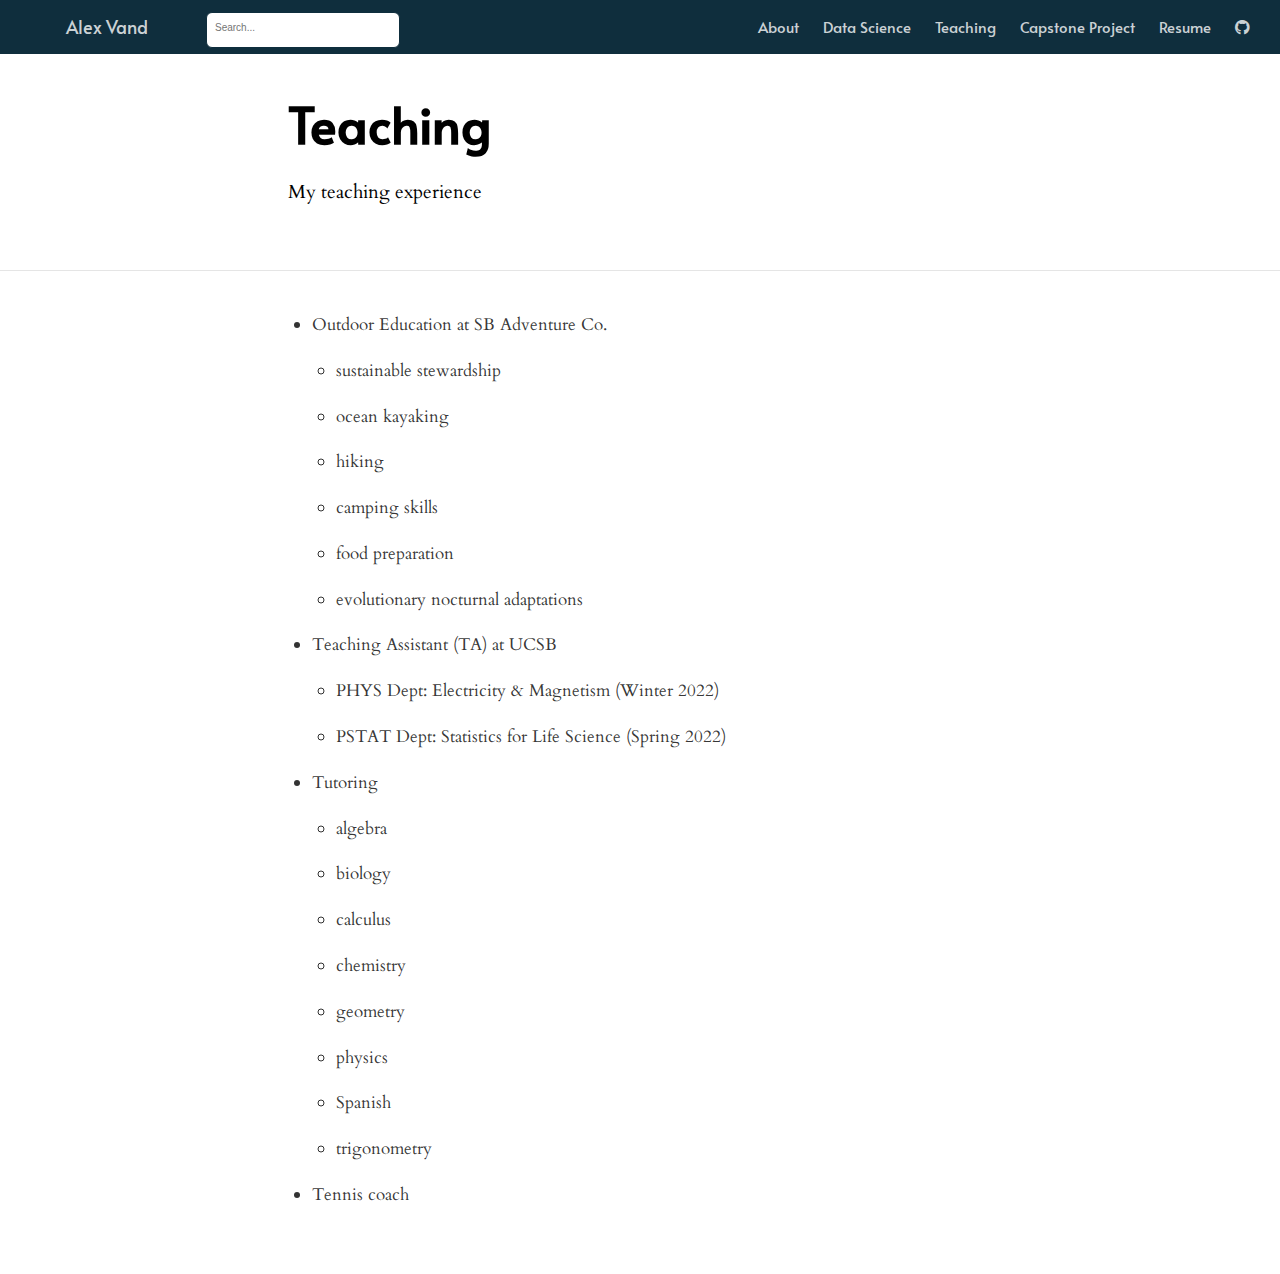
<file: docs/teaching.html>
<!DOCTYPE html>

<html xmlns="http://www.w3.org/1999/xhtml" lang="" xml:lang="">

<head>
  <meta charset="utf-8"/>
  <meta name="viewport" content="width=device-width, initial-scale=1"/>
  <meta http-equiv="X-UA-Compatible" content="IE=Edge,chrome=1"/>
  <meta name="generator" content="distill" />

  <style type="text/css">
  /* Hide doc at startup (prevent jankiness while JS renders/transforms) */
  body {
    visibility: hidden;
  }
  </style>

 <!--radix_placeholder_import_source-->
 <!--/radix_placeholder_import_source-->

<style type="text/css">code{white-space: pre;}</style>
<style type="text/css" data-origin="pandoc">
pre > code.sourceCode { white-space: pre; position: relative; }
pre > code.sourceCode > span { display: inline-block; line-height: 1.25; }
pre > code.sourceCode > span:empty { height: 1.2em; }
.sourceCode { overflow: visible; }
code.sourceCode > span { color: inherit; text-decoration: inherit; }
div.sourceCode { margin: 1em 0; }
pre.sourceCode { margin: 0; }
@media screen {
div.sourceCode { overflow: auto; }
}
@media print {
pre > code.sourceCode { white-space: pre-wrap; }
pre > code.sourceCode > span { text-indent: -5em; padding-left: 5em; }
}
pre.numberSource code
  { counter-reset: source-line 0; }
pre.numberSource code > span
  { position: relative; left: -4em; counter-increment: source-line; }
pre.numberSource code > span > a:first-child::before
  { content: counter(source-line);
    position: relative; left: -1em; text-align: right; vertical-align: baseline;
    border: none; display: inline-block;
    -webkit-touch-callout: none; -webkit-user-select: none;
    -khtml-user-select: none; -moz-user-select: none;
    -ms-user-select: none; user-select: none;
    padding: 0 4px; width: 4em;
    color: #aaaaaa;
  }
pre.numberSource { margin-left: 3em; border-left: 1px solid #aaaaaa;  padding-left: 4px; }
div.sourceCode
  { color: #00769e; background-color: #f1f3f5; }
@media screen {
pre > code.sourceCode > span > a:first-child::before { text-decoration: underline; }
}
code span { color: #00769e; } /* Normal */
code span.al { color: #ad0000; } /* Alert */
code span.an { color: #5e5e5e; } /* Annotation */
code span.at { color: #657422; } /* Attribute */
code span.bn { color: #ad0000; } /* BaseN */
code span.bu { } /* BuiltIn */
code span.cf { color: #00769e; } /* ControlFlow */
code span.ch { color: #20794d; } /* Char */
code span.cn { color: #8f5902; } /* Constant */
code span.co { color: #5e5e5e; } /* Comment */
code span.cv { color: #5e5e5e; font-style: italic; } /* CommentVar */
code span.do { color: #5e5e5e; font-style: italic; } /* Documentation */
code span.dt { color: #ad0000; } /* DataType */
code span.dv { color: #ad0000; } /* DecVal */
code span.er { color: #ad0000; } /* Error */
code span.ex { } /* Extension */
code span.fl { color: #ad0000; } /* Float */
code span.fu { color: #4758ab; } /* Function */
code span.im { } /* Import */
code span.in { color: #5e5e5e; } /* Information */
code span.kw { color: #00769e; } /* Keyword */
code span.op { color: #5e5e5e; } /* Operator */
code span.ot { color: #00769e; } /* Other */
code span.pp { color: #ad0000; } /* Preprocessor */
code span.sc { color: #5e5e5e; } /* SpecialChar */
code span.ss { color: #20794d; } /* SpecialString */
code span.st { color: #20794d; } /* String */
code span.va { color: #111111; } /* Variable */
code span.vs { color: #20794d; } /* VerbatimString */
code span.wa { color: #5e5e5e; font-style: italic; } /* Warning */
</style>


  <!--radix_placeholder_meta_tags-->
  <title>Alex Vand: Teaching</title>

  <meta property="description" itemprop="description" content="My teaching experience"/>



  <!--  https://developers.facebook.com/docs/sharing/webmasters#markup -->
  <meta property="og:title" content="Alex Vand: Teaching"/>
  <meta property="og:type" content="article"/>
  <meta property="og:description" content="My teaching experience"/>
  <meta property="og:locale" content="en_US"/>
  <meta property="og:site_name" content="Alex Vand"/>

  <!--  https://dev.twitter.com/cards/types/summary -->
  <meta property="twitter:card" content="summary"/>
  <meta property="twitter:title" content="Alex Vand: Teaching"/>
  <meta property="twitter:description" content="My teaching experience"/>

  <!--/radix_placeholder_meta_tags-->
  <!--radix_placeholder_rmarkdown_metadata-->

  <script type="text/json" id="radix-rmarkdown-metadata">
  {"type":"list","attributes":{"names":{"type":"character","attributes":{},"value":["title","description"]}},"value":[{"type":"character","attributes":{},"value":["Teaching"]},{"type":"character","attributes":{},"value":["My teaching experience"]}]}
  </script>
  <!--/radix_placeholder_rmarkdown_metadata-->
  <!--radix_placeholder_navigation_in_header-->
  <meta name="distill:offset" content=""/>

  <script type="application/javascript">

    window.headroom_prevent_pin = false;

    window.document.addEventListener("DOMContentLoaded", function (event) {

      // initialize headroom for banner
      var header = $('header').get(0);
      var headerHeight = header.offsetHeight;
      var headroom = new Headroom(header, {
        tolerance: 5,
        onPin : function() {
          if (window.headroom_prevent_pin) {
            window.headroom_prevent_pin = false;
            headroom.unpin();
          }
        }
      });
      headroom.init();
      if(window.location.hash)
        headroom.unpin();
      $(header).addClass('headroom--transition');

      // offset scroll location for banner on hash change
      // (see: https://github.com/WickyNilliams/headroom.js/issues/38)
      window.addEventListener("hashchange", function(event) {
        window.scrollTo(0, window.pageYOffset - (headerHeight + 25));
      });

      // responsive menu
      $('.distill-site-header').each(function(i, val) {
        var topnav = $(this);
        var toggle = topnav.find('.nav-toggle');
        toggle.on('click', function() {
          topnav.toggleClass('responsive');
        });
      });

      // nav dropdowns
      $('.nav-dropbtn').click(function(e) {
        $(this).next('.nav-dropdown-content').toggleClass('nav-dropdown-active');
        $(this).parent().siblings('.nav-dropdown')
           .children('.nav-dropdown-content').removeClass('nav-dropdown-active');
      });
      $("body").click(function(e){
        $('.nav-dropdown-content').removeClass('nav-dropdown-active');
      });
      $(".nav-dropdown").click(function(e){
        e.stopPropagation();
      });
    });
  </script>

  <style type="text/css">

  /* Theme (user-documented overrideables for nav appearance) */

  .distill-site-nav {
    color: rgba(255, 255, 255, 0.8);
    background-color: #0F2E3D;
    font-size: 15px;
    font-weight: 300;
  }

  .distill-site-nav a {
    color: inherit;
    text-decoration: none;
  }

  .distill-site-nav a:hover {
    color: white;
  }

  @media print {
    .distill-site-nav {
      display: none;
    }
  }

  .distill-site-header {

  }

  .distill-site-footer {

  }


  /* Site Header */

  .distill-site-header {
    width: 100%;
    box-sizing: border-box;
    z-index: 3;
  }

  .distill-site-header .nav-left {
    display: inline-block;
    margin-left: 8px;
  }

  @media screen and (max-width: 768px) {
    .distill-site-header .nav-left {
      margin-left: 0;
    }
  }


  .distill-site-header .nav-right {
    float: right;
    margin-right: 8px;
  }

  .distill-site-header a,
  .distill-site-header .title {
    display: inline-block;
    text-align: center;
    padding: 14px 10px 14px 10px;
  }

  .distill-site-header .title {
    font-size: 18px;
    min-width: 150px;
  }

  .distill-site-header .logo {
    padding: 0;
  }

  .distill-site-header .logo img {
    display: none;
    max-height: 20px;
    width: auto;
    margin-bottom: -4px;
  }

  .distill-site-header .nav-image img {
    max-height: 18px;
    width: auto;
    display: inline-block;
    margin-bottom: -3px;
  }



  @media screen and (min-width: 1000px) {
    .distill-site-header .logo img {
      display: inline-block;
    }
    .distill-site-header .nav-left {
      margin-left: 20px;
    }
    .distill-site-header .nav-right {
      margin-right: 20px;
    }
    .distill-site-header .title {
      padding-left: 12px;
    }
  }


  .distill-site-header .nav-toggle {
    display: none;
  }

  .nav-dropdown {
    display: inline-block;
    position: relative;
  }

  .nav-dropdown .nav-dropbtn {
    border: none;
    outline: none;
    color: rgba(255, 255, 255, 0.8);
    padding: 16px 10px;
    background-color: transparent;
    font-family: inherit;
    font-size: inherit;
    font-weight: inherit;
    margin: 0;
    margin-top: 1px;
    z-index: 2;
  }

  .nav-dropdown-content {
    display: none;
    position: absolute;
    background-color: white;
    min-width: 200px;
    border: 1px solid rgba(0,0,0,0.15);
    border-radius: 4px;
    box-shadow: 0px 8px 16px 0px rgba(0,0,0,0.1);
    z-index: 1;
    margin-top: 2px;
    white-space: nowrap;
    padding-top: 4px;
    padding-bottom: 4px;
  }

  .nav-dropdown-content hr {
    margin-top: 4px;
    margin-bottom: 4px;
    border: none;
    border-bottom: 1px solid rgba(0, 0, 0, 0.1);
  }

  .nav-dropdown-active {
    display: block;
  }

  .nav-dropdown-content a, .nav-dropdown-content .nav-dropdown-header {
    color: black;
    padding: 6px 24px;
    text-decoration: none;
    display: block;
    text-align: left;
  }

  .nav-dropdown-content .nav-dropdown-header {
    display: block;
    padding: 5px 24px;
    padding-bottom: 0;
    text-transform: uppercase;
    font-size: 14px;
    color: #999999;
    white-space: nowrap;
  }

  .nav-dropdown:hover .nav-dropbtn {
    color: white;
  }

  .nav-dropdown-content a:hover {
    background-color: #ddd;
    color: black;
  }

  .nav-right .nav-dropdown-content {
    margin-left: -45%;
    right: 0;
  }

  @media screen and (max-width: 768px) {
    .distill-site-header a, .distill-site-header .nav-dropdown  {display: none;}
    .distill-site-header a.nav-toggle {
      float: right;
      display: block;
    }
    .distill-site-header .title {
      margin-left: 0;
    }
    .distill-site-header .nav-right {
      margin-right: 0;
    }
    .distill-site-header {
      overflow: hidden;
    }
    .nav-right .nav-dropdown-content {
      margin-left: 0;
    }
  }


  @media screen and (max-width: 768px) {
    .distill-site-header.responsive {position: relative; min-height: 500px; }
    .distill-site-header.responsive a.nav-toggle {
      position: absolute;
      right: 0;
      top: 0;
    }
    .distill-site-header.responsive a,
    .distill-site-header.responsive .nav-dropdown {
      display: block;
      text-align: left;
    }
    .distill-site-header.responsive .nav-left,
    .distill-site-header.responsive .nav-right {
      width: 100%;
    }
    .distill-site-header.responsive .nav-dropdown {float: none;}
    .distill-site-header.responsive .nav-dropdown-content {position: relative;}
    .distill-site-header.responsive .nav-dropdown .nav-dropbtn {
      display: block;
      width: 100%;
      text-align: left;
    }
  }

  /* Site Footer */

  .distill-site-footer {
    width: 100%;
    overflow: hidden;
    box-sizing: border-box;
    z-index: 3;
    margin-top: 30px;
    padding-top: 30px;
    padding-bottom: 30px;
    text-align: center;
  }

  /* Headroom */

  d-title {
    padding-top: 6rem;
  }

  @media print {
    d-title {
      padding-top: 4rem;
    }
  }

  .headroom {
    z-index: 1000;
    position: fixed;
    top: 0;
    left: 0;
    right: 0;
  }

  .headroom--transition {
    transition: all .4s ease-in-out;
  }

  .headroom--unpinned {
    top: -100px;
  }

  .headroom--pinned {
    top: 0;
  }

  /* adjust viewport for navbar height */
  /* helps vertically center bootstrap (non-distill) content */
  .min-vh-100 {
    min-height: calc(100vh - 100px) !important;
  }

  </style>

  <script src="site_libs/jquery-3.6.0/jquery-3.6.0.min.js"></script>
  <link href="site_libs/font-awesome-5.1.0/css/all.css" rel="stylesheet"/>
  <link href="site_libs/font-awesome-5.1.0/css/v4-shims.css" rel="stylesheet"/>
  <script src="site_libs/headroom-0.9.4/headroom.min.js"></script>
  <script src="site_libs/autocomplete-0.37.1/autocomplete.min.js"></script>
  <script src="site_libs/fuse-6.4.1/fuse.min.js"></script>

  <script type="application/javascript">

  function getMeta(metaName) {
    var metas = document.getElementsByTagName('meta');
    for (let i = 0; i < metas.length; i++) {
      if (metas[i].getAttribute('name') === metaName) {
        return metas[i].getAttribute('content');
      }
    }
    return '';
  }

  function offsetURL(url) {
    var offset = getMeta('distill:offset');
    return offset ? offset + '/' + url : url;
  }

  function createFuseIndex() {

    // create fuse index
    var options = {
      keys: [
        { name: 'title', weight: 20 },
        { name: 'categories', weight: 15 },
        { name: 'description', weight: 10 },
        { name: 'contents', weight: 5 },
      ],
      ignoreLocation: true,
      threshold: 0
    };
    var fuse = new window.Fuse([], options);

    // fetch the main search.json
    return fetch(offsetURL('search.json'))
      .then(function(response) {
        if (response.status == 200) {
          return response.json().then(function(json) {
            // index main articles
            json.articles.forEach(function(article) {
              fuse.add(article);
            });
            // download collections and index their articles
            return Promise.all(json.collections.map(function(collection) {
              return fetch(offsetURL(collection)).then(function(response) {
                if (response.status === 200) {
                  return response.json().then(function(articles) {
                    articles.forEach(function(article) {
                      fuse.add(article);
                    });
                  })
                } else {
                  return Promise.reject(
                    new Error('Unexpected status from search index request: ' +
                              response.status)
                  );
                }
              });
            })).then(function() {
              return fuse;
            });
          });

        } else {
          return Promise.reject(
            new Error('Unexpected status from search index request: ' +
                        response.status)
          );
        }
      });
  }

  window.document.addEventListener("DOMContentLoaded", function (event) {

    // get search element (bail if we don't have one)
    var searchEl = window.document.getElementById('distill-search');
    if (!searchEl)
      return;

    createFuseIndex()
      .then(function(fuse) {

        // make search box visible
        searchEl.classList.remove('hidden');

        // initialize autocomplete
        var options = {
          autoselect: true,
          hint: false,
          minLength: 2,
        };
        window.autocomplete(searchEl, options, [{
          source: function(query, callback) {
            const searchOptions = {
              isCaseSensitive: false,
              shouldSort: true,
              minMatchCharLength: 2,
              limit: 10,
            };
            var results = fuse.search(query, searchOptions);
            callback(results
              .map(function(result) { return result.item; })
            );
          },
          templates: {
            suggestion: function(suggestion) {
              var img = suggestion.preview && Object.keys(suggestion.preview).length > 0
                ? `<img src="${offsetURL(suggestion.preview)}"</img>`
                : '';
              var html = `
                <div class="search-item">
                  <h3>${suggestion.title}</h3>
                  <div class="search-item-description">
                    ${suggestion.description || ''}
                  </div>
                  <div class="search-item-preview">
                    ${img}
                  </div>
                </div>
              `;
              return html;
            }
          }
        }]).on('autocomplete:selected', function(event, suggestion) {
          window.location.href = offsetURL(suggestion.path);
        });
        // remove inline display style on autocompleter (we want to
        // manage responsive display via css)
        $('.algolia-autocomplete').css("display", "");
      })
      .catch(function(error) {
        console.log(error);
      });

  });

  </script>

  <style type="text/css">

  .nav-search {
    font-size: x-small;
  }

  /* Algolioa Autocomplete */

  .algolia-autocomplete {
    display: inline-block;
    margin-left: 10px;
    vertical-align: sub;
    background-color: white;
    color: black;
    padding: 6px;
    padding-top: 8px;
    padding-bottom: 0;
    border-radius: 6px;
    border: 1px #0F2E3D solid;
    width: 180px;
  }


  @media screen and (max-width: 768px) {
    .distill-site-nav .algolia-autocomplete {
      display: none;
      visibility: hidden;
    }
    .distill-site-nav.responsive .algolia-autocomplete {
      display: inline-block;
      visibility: visible;
    }
    .distill-site-nav.responsive .algolia-autocomplete .aa-dropdown-menu {
      margin-left: 0;
      width: 400px;
      max-height: 400px;
    }
  }

  .algolia-autocomplete .aa-input, .algolia-autocomplete .aa-hint {
    width: 90%;
    outline: none;
    border: none;
  }

  .algolia-autocomplete .aa-hint {
    color: #999;
  }
  .algolia-autocomplete .aa-dropdown-menu {
    width: 550px;
    max-height: 70vh;
    overflow-x: visible;
    overflow-y: scroll;
    padding: 5px;
    margin-top: 3px;
    margin-left: -150px;
    background-color: #fff;
    border-radius: 5px;
    border: 1px solid #999;
    border-top: none;
  }

  .algolia-autocomplete .aa-dropdown-menu .aa-suggestion {
    cursor: pointer;
    padding: 5px 4px;
    border-bottom: 1px solid #eee;
  }

  .algolia-autocomplete .aa-dropdown-menu .aa-suggestion:last-of-type {
    border-bottom: none;
    margin-bottom: 2px;
  }

  .algolia-autocomplete .aa-dropdown-menu .aa-suggestion .search-item {
    overflow: hidden;
    font-size: 0.8em;
    line-height: 1.4em;
  }

  .algolia-autocomplete .aa-dropdown-menu .aa-suggestion .search-item h3 {
    font-size: 1rem;
    margin-block-start: 0;
    margin-block-end: 5px;
  }

  .algolia-autocomplete .aa-dropdown-menu .aa-suggestion .search-item-description {
    display: inline-block;
    overflow: hidden;
    height: 2.8em;
    width: 80%;
    margin-right: 4%;
  }

  .algolia-autocomplete .aa-dropdown-menu .aa-suggestion .search-item-preview {
    display: inline-block;
    width: 15%;
  }

  .algolia-autocomplete .aa-dropdown-menu .aa-suggestion .search-item-preview img {
    height: 3em;
    width: auto;
    display: none;
  }

  .algolia-autocomplete .aa-dropdown-menu .aa-suggestion .search-item-preview img[src] {
    display: initial;
  }

  .algolia-autocomplete .aa-dropdown-menu .aa-suggestion.aa-cursor {
    background-color: #eee;
  }
  .algolia-autocomplete .aa-dropdown-menu .aa-suggestion em {
    font-weight: bold;
    font-style: normal;
  }

  </style>


  <!--/radix_placeholder_navigation_in_header-->
  <!--radix_placeholder_distill-->

  <style type="text/css">

  body {
    background-color: white;
  }

  .pandoc-table {
    width: 100%;
  }

  .pandoc-table>caption {
    margin-bottom: 10px;
  }

  .pandoc-table th:not([align]) {
    text-align: left;
  }

  .pagedtable-footer {
    font-size: 15px;
  }

  d-byline .byline {
    grid-template-columns: 2fr 2fr;
  }

  d-byline .byline h3 {
    margin-block-start: 1.5em;
  }

  d-byline .byline .authors-affiliations h3 {
    margin-block-start: 0.5em;
  }

  .authors-affiliations .orcid-id {
    width: 16px;
    height:16px;
    margin-left: 4px;
    margin-right: 4px;
    vertical-align: middle;
    padding-bottom: 2px;
  }

  d-title .dt-tags {
    margin-top: 1em;
    grid-column: text;
  }

  .dt-tags .dt-tag {
    text-decoration: none;
    display: inline-block;
    color: rgba(0,0,0,0.6);
    padding: 0em 0.4em;
    margin-right: 0.5em;
    margin-bottom: 0.4em;
    font-size: 70%;
    border: 1px solid rgba(0,0,0,0.2);
    border-radius: 3px;
    text-transform: uppercase;
    font-weight: 500;
  }

  d-article table.gt_table td,
  d-article table.gt_table th {
    border-bottom: none;
    font-size: 100%;
  }

  .html-widget {
    margin-bottom: 2.0em;
  }

  .l-screen-inset {
    padding-right: 16px;
  }

  .l-screen .caption {
    margin-left: 10px;
  }

  .shaded {
    background: rgb(247, 247, 247);
    padding-top: 20px;
    padding-bottom: 20px;
    border-top: 1px solid rgba(0, 0, 0, 0.1);
    border-bottom: 1px solid rgba(0, 0, 0, 0.1);
  }

  .shaded .html-widget {
    margin-bottom: 0;
    border: 1px solid rgba(0, 0, 0, 0.1);
  }

  .shaded .shaded-content {
    background: white;
  }

  .text-output {
    margin-top: 0;
    line-height: 1.5em;
  }

  .hidden {
    display: none !important;
  }

  d-article {
    padding-top: 2.5rem;
    padding-bottom: 30px;
  }

  d-appendix {
    padding-top: 30px;
  }

  d-article>p>img {
    width: 100%;
  }

  d-article h2 {
    margin: 1rem 0 1.5rem 0;
  }

  d-article h3 {
    margin-top: 1.5rem;
  }

  d-article iframe {
    border: 1px solid rgba(0, 0, 0, 0.1);
    margin-bottom: 2.0em;
    width: 100%;
  }

  /* Tweak code blocks */

  d-article div.sourceCode code,
  d-article pre code {
    font-family: Consolas, Monaco, 'Andale Mono', 'Ubuntu Mono', monospace;
  }

  d-article pre,
  d-article div.sourceCode,
  d-article div.sourceCode pre {
    overflow: auto;
  }

  d-article div.sourceCode {
    background-color: white;
  }

  d-article div.sourceCode pre {
    padding-left: 10px;
    font-size: 12px;
    border-left: 2px solid rgba(0,0,0,0.1);
  }

  d-article pre {
    font-size: 12px;
    color: black;
    background: none;
    margin-top: 0;
    text-align: left;
    white-space: pre;
    word-spacing: normal;
    word-break: normal;
    word-wrap: normal;
    line-height: 1.5;

    -moz-tab-size: 4;
    -o-tab-size: 4;
    tab-size: 4;

    -webkit-hyphens: none;
    -moz-hyphens: none;
    -ms-hyphens: none;
    hyphens: none;
  }

  d-article pre a {
    border-bottom: none;
  }

  d-article pre a:hover {
    border-bottom: none;
    text-decoration: underline;
  }

  d-article details {
    grid-column: text;
    margin-bottom: 0.8em;
  }

  @media(min-width: 768px) {

  d-article pre,
  d-article div.sourceCode,
  d-article div.sourceCode pre {
    overflow: visible !important;
  }

  d-article div.sourceCode pre {
    padding-left: 18px;
    font-size: 14px;
  }

  d-article pre {
    font-size: 14px;
  }

  }

  figure img.external {
    background: white;
    border: 1px solid rgba(0, 0, 0, 0.1);
    box-shadow: 0 1px 8px rgba(0, 0, 0, 0.1);
    padding: 18px;
    box-sizing: border-box;
  }

  /* CSS for d-contents */

  .d-contents {
    grid-column: text;
    color: rgba(0,0,0,0.8);
    font-size: 0.9em;
    padding-bottom: 1em;
    margin-bottom: 1em;
    padding-bottom: 0.5em;
    margin-bottom: 1em;
    padding-left: 0.25em;
    justify-self: start;
  }

  @media(min-width: 1000px) {
    .d-contents.d-contents-float {
      height: 0;
      grid-column-start: 1;
      grid-column-end: 4;
      justify-self: center;
      padding-right: 3em;
      padding-left: 2em;
    }
  }

  .d-contents nav h3 {
    font-size: 18px;
    margin-top: 0;
    margin-bottom: 1em;
  }

  .d-contents li {
    list-style-type: none
  }

  .d-contents nav > ul {
    padding-left: 0;
  }

  .d-contents ul {
    padding-left: 1em
  }

  .d-contents nav ul li {
    margin-top: 0.6em;
    margin-bottom: 0.2em;
  }

  .d-contents nav a {
    font-size: 13px;
    border-bottom: none;
    text-decoration: none
    color: rgba(0, 0, 0, 0.8);
  }

  .d-contents nav a:hover {
    text-decoration: underline solid rgba(0, 0, 0, 0.6)
  }

  .d-contents nav > ul > li > a {
    font-weight: 600;
  }

  .d-contents nav > ul > li > ul {
    font-weight: inherit;
  }

  .d-contents nav > ul > li > ul > li {
    margin-top: 0.2em;
  }


  .d-contents nav ul {
    margin-top: 0;
    margin-bottom: 0.25em;
  }

  .d-article-with-toc h2:nth-child(2) {
    margin-top: 0;
  }


  /* Figure */

  .figure {
    position: relative;
    margin-bottom: 2.5em;
    margin-top: 1.5em;
  }

  .figure .caption {
    color: rgba(0, 0, 0, 0.6);
    font-size: 12px;
    line-height: 1.5em;
  }

  .figure img.external {
    background: white;
    border: 1px solid rgba(0, 0, 0, 0.1);
    box-shadow: 0 1px 8px rgba(0, 0, 0, 0.1);
    padding: 18px;
    box-sizing: border-box;
  }

  .figure .caption a {
    color: rgba(0, 0, 0, 0.6);
  }

  .figure .caption b,
  .figure .caption strong, {
    font-weight: 600;
    color: rgba(0, 0, 0, 1.0);
  }

  /* Citations */

  d-article .citation {
    color: inherit;
    cursor: inherit;
  }

  div.hanging-indent{
    margin-left: 1em; text-indent: -1em;
  }

  /* Citation hover box */

  .tippy-box[data-theme~=light-border] {
    background-color: rgba(250, 250, 250, 0.95);
  }

  .tippy-content > p {
    margin-bottom: 0;
    padding: 2px;
  }


  /* Tweak 1000px media break to show more text */

  @media(min-width: 1000px) {
    .base-grid,
    distill-header,
    d-title,
    d-abstract,
    d-article,
    d-appendix,
    distill-appendix,
    d-byline,
    d-footnote-list,
    d-citation-list,
    distill-footer {
      grid-template-columns: [screen-start] 1fr [page-start kicker-start] 80px [middle-start] 50px [text-start kicker-end] 65px 65px 65px 65px 65px 65px 65px 65px [text-end gutter-start] 65px [middle-end] 65px [page-end gutter-end] 1fr [screen-end];
      grid-column-gap: 16px;
    }

    .grid {
      grid-column-gap: 16px;
    }

    d-article {
      font-size: 1.06rem;
      line-height: 1.7em;
    }
    figure .caption, .figure .caption, figure figcaption {
      font-size: 13px;
    }
  }

  @media(min-width: 1180px) {
    .base-grid,
    distill-header,
    d-title,
    d-abstract,
    d-article,
    d-appendix,
    distill-appendix,
    d-byline,
    d-footnote-list,
    d-citation-list,
    distill-footer {
      grid-template-columns: [screen-start] 1fr [page-start kicker-start] 60px [middle-start] 60px [text-start kicker-end] 60px 60px 60px 60px 60px 60px 60px 60px [text-end gutter-start] 60px [middle-end] 60px [page-end gutter-end] 1fr [screen-end];
      grid-column-gap: 32px;
    }

    .grid {
      grid-column-gap: 32px;
    }
  }


  /* Get the citation styles for the appendix (not auto-injected on render since
     we do our own rendering of the citation appendix) */

  d-appendix .citation-appendix,
  .d-appendix .citation-appendix {
    font-size: 11px;
    line-height: 15px;
    border-left: 1px solid rgba(0, 0, 0, 0.1);
    padding-left: 18px;
    border: 1px solid rgba(0,0,0,0.1);
    background: rgba(0, 0, 0, 0.02);
    padding: 10px 18px;
    border-radius: 3px;
    color: rgba(150, 150, 150, 1);
    overflow: hidden;
    margin-top: -12px;
    white-space: pre-wrap;
    word-wrap: break-word;
  }

  /* Include appendix styles here so they can be overridden */

  d-appendix {
    contain: layout style;
    font-size: 0.8em;
    line-height: 1.7em;
    margin-top: 60px;
    margin-bottom: 0;
    border-top: 1px solid rgba(0, 0, 0, 0.1);
    color: rgba(0,0,0,0.5);
    padding-top: 60px;
    padding-bottom: 48px;
  }

  d-appendix h3 {
    grid-column: page-start / text-start;
    font-size: 15px;
    font-weight: 500;
    margin-top: 1em;
    margin-bottom: 0;
    color: rgba(0,0,0,0.65);
  }

  d-appendix h3 + * {
    margin-top: 1em;
  }

  d-appendix ol {
    padding: 0 0 0 15px;
  }

  @media (min-width: 768px) {
    d-appendix ol {
      padding: 0 0 0 30px;
      margin-left: -30px;
    }
  }

  d-appendix li {
    margin-bottom: 1em;
  }

  d-appendix a {
    color: rgba(0, 0, 0, 0.6);
  }

  d-appendix > * {
    grid-column: text;
  }

  d-appendix > d-footnote-list,
  d-appendix > d-citation-list,
  d-appendix > distill-appendix {
    grid-column: screen;
  }

  /* Include footnote styles here so they can be overridden */

  d-footnote-list {
    contain: layout style;
  }

  d-footnote-list > * {
    grid-column: text;
  }

  d-footnote-list a.footnote-backlink {
    color: rgba(0,0,0,0.3);
    padding-left: 0.5em;
  }



  /* Anchor.js */

  .anchorjs-link {
    /*transition: all .25s linear; */
    text-decoration: none;
    border-bottom: none;
  }
  *:hover > .anchorjs-link {
    margin-left: -1.125em !important;
    text-decoration: none;
    border-bottom: none;
  }

  /* Social footer */

  .social_footer {
    margin-top: 30px;
    margin-bottom: 0;
    color: rgba(0,0,0,0.67);
  }

  .disqus-comments {
    margin-right: 30px;
  }

  .disqus-comment-count {
    border-bottom: 1px solid rgba(0, 0, 0, 0.4);
    cursor: pointer;
  }

  #disqus_thread {
    margin-top: 30px;
  }

  .article-sharing a {
    border-bottom: none;
    margin-right: 8px;
  }

  .article-sharing a:hover {
    border-bottom: none;
  }

  .sidebar-section.subscribe {
    font-size: 12px;
    line-height: 1.6em;
  }

  .subscribe p {
    margin-bottom: 0.5em;
  }


  .article-footer .subscribe {
    font-size: 15px;
    margin-top: 45px;
  }


  .sidebar-section.custom {
    font-size: 12px;
    line-height: 1.6em;
  }

  .custom p {
    margin-bottom: 0.5em;
  }

  /* Styles for listing layout (hide title) */
  .layout-listing d-title, .layout-listing .d-title {
    display: none;
  }

  /* Styles for posts lists (not auto-injected) */


  .posts-with-sidebar {
    padding-left: 45px;
    padding-right: 45px;
  }

  .posts-list .description h2,
  .posts-list .description p {
    font-family: -apple-system, BlinkMacSystemFont, "Segoe UI", Roboto, Oxygen, Ubuntu, Cantarell, "Fira Sans", "Droid Sans", "Helvetica Neue", Arial, sans-serif;
  }

  .posts-list .description h2 {
    font-weight: 700;
    border-bottom: none;
    padding-bottom: 0;
  }

  .posts-list h2.post-tag {
    border-bottom: 1px solid rgba(0, 0, 0, 0.2);
    padding-bottom: 12px;
  }
  .posts-list {
    margin-top: 60px;
    margin-bottom: 24px;
  }

  .posts-list .post-preview {
    text-decoration: none;
    overflow: hidden;
    display: block;
    border-bottom: 1px solid rgba(0, 0, 0, 0.1);
    padding: 24px 0;
  }

  .post-preview-last {
    border-bottom: none !important;
  }

  .posts-list .posts-list-caption {
    grid-column: screen;
    font-weight: 400;
  }

  .posts-list .post-preview h2 {
    margin: 0 0 6px 0;
    line-height: 1.2em;
    font-style: normal;
    font-size: 24px;
  }

  .posts-list .post-preview p {
    margin: 0 0 12px 0;
    line-height: 1.4em;
    font-size: 16px;
  }

  .posts-list .post-preview .thumbnail {
    box-sizing: border-box;
    margin-bottom: 24px;
    position: relative;
    max-width: 500px;
  }
  .posts-list .post-preview img {
    width: 100%;
    display: block;
  }

  .posts-list .metadata {
    font-size: 12px;
    line-height: 1.4em;
    margin-bottom: 18px;
  }

  .posts-list .metadata > * {
    display: inline-block;
  }

  .posts-list .metadata .publishedDate {
    margin-right: 2em;
  }

  .posts-list .metadata .dt-authors {
    display: block;
    margin-top: 0.3em;
    margin-right: 2em;
  }

  .posts-list .dt-tags {
    display: block;
    line-height: 1em;
  }

  .posts-list .dt-tags .dt-tag {
    display: inline-block;
    color: rgba(0,0,0,0.6);
    padding: 0.3em 0.4em;
    margin-right: 0.2em;
    margin-bottom: 0.4em;
    font-size: 60%;
    border: 1px solid rgba(0,0,0,0.2);
    border-radius: 3px;
    text-transform: uppercase;
    font-weight: 500;
  }

  .posts-list img {
    opacity: 1;
  }

  .posts-list img[data-src] {
    opacity: 0;
  }

  .posts-more {
    clear: both;
  }


  .posts-sidebar {
    font-size: 16px;
  }

  .posts-sidebar h3 {
    font-size: 16px;
    margin-top: 0;
    margin-bottom: 0.5em;
    font-weight: 400;
    text-transform: uppercase;
  }

  .sidebar-section {
    margin-bottom: 30px;
  }

  .categories ul {
    list-style-type: none;
    margin: 0;
    padding: 0;
  }

  .categories li {
    color: rgba(0, 0, 0, 0.8);
    margin-bottom: 0;
  }

  .categories li>a {
    border-bottom: none;
  }

  .categories li>a:hover {
    border-bottom: 1px solid rgba(0, 0, 0, 0.4);
  }

  .categories .active {
    font-weight: 600;
  }

  .categories .category-count {
    color: rgba(0, 0, 0, 0.4);
  }


  @media(min-width: 768px) {
    .posts-list .post-preview h2 {
      font-size: 26px;
    }
    .posts-list .post-preview .thumbnail {
      float: right;
      width: 30%;
      margin-bottom: 0;
    }
    .posts-list .post-preview .description {
      float: left;
      width: 45%;
    }
    .posts-list .post-preview .metadata {
      float: left;
      width: 20%;
      margin-top: 8px;
    }
    .posts-list .post-preview p {
      margin: 0 0 12px 0;
      line-height: 1.5em;
      font-size: 16px;
    }
    .posts-with-sidebar .posts-list {
      float: left;
      width: 75%;
    }
    .posts-with-sidebar .posts-sidebar {
      float: right;
      width: 20%;
      margin-top: 60px;
      padding-top: 24px;
      padding-bottom: 24px;
    }
  }


  /* Improve display for browsers without grid (IE/Edge <= 15) */

  .downlevel {
    line-height: 1.6em;
    font-family: -apple-system, BlinkMacSystemFont, "Segoe UI", Roboto, Oxygen, Ubuntu, Cantarell, "Fira Sans", "Droid Sans", "Helvetica Neue", Arial, sans-serif;
    margin: 0;
  }

  .downlevel .d-title {
    padding-top: 6rem;
    padding-bottom: 1.5rem;
  }

  .downlevel .d-title h1 {
    font-size: 50px;
    font-weight: 700;
    line-height: 1.1em;
    margin: 0 0 0.5rem;
  }

  .downlevel .d-title p {
    font-weight: 300;
    font-size: 1.2rem;
    line-height: 1.55em;
    margin-top: 0;
  }

  .downlevel .d-byline {
    padding-top: 0.8em;
    padding-bottom: 0.8em;
    font-size: 0.8rem;
    line-height: 1.8em;
  }

  .downlevel .section-separator {
    border: none;
    border-top: 1px solid rgba(0, 0, 0, 0.1);
  }

  .downlevel .d-article {
    font-size: 1.06rem;
    line-height: 1.7em;
    padding-top: 1rem;
    padding-bottom: 2rem;
  }


  .downlevel .d-appendix {
    padding-left: 0;
    padding-right: 0;
    max-width: none;
    font-size: 0.8em;
    line-height: 1.7em;
    margin-bottom: 0;
    color: rgba(0,0,0,0.5);
    padding-top: 40px;
    padding-bottom: 48px;
  }

  .downlevel .footnotes ol {
    padding-left: 13px;
  }

  .downlevel .base-grid,
  .downlevel .distill-header,
  .downlevel .d-title,
  .downlevel .d-abstract,
  .downlevel .d-article,
  .downlevel .d-appendix,
  .downlevel .distill-appendix,
  .downlevel .d-byline,
  .downlevel .d-footnote-list,
  .downlevel .d-citation-list,
  .downlevel .distill-footer,
  .downlevel .appendix-bottom,
  .downlevel .posts-container {
    padding-left: 40px;
    padding-right: 40px;
  }

  @media(min-width: 768px) {
    .downlevel .base-grid,
    .downlevel .distill-header,
    .downlevel .d-title,
    .downlevel .d-abstract,
    .downlevel .d-article,
    .downlevel .d-appendix,
    .downlevel .distill-appendix,
    .downlevel .d-byline,
    .downlevel .d-footnote-list,
    .downlevel .d-citation-list,
    .downlevel .distill-footer,
    .downlevel .appendix-bottom,
    .downlevel .posts-container {
    padding-left: 150px;
    padding-right: 150px;
    max-width: 900px;
  }
  }

  .downlevel pre code {
    display: block;
    border-left: 2px solid rgba(0, 0, 0, .1);
    padding: 0 0 0 20px;
    font-size: 14px;
  }

  .downlevel code, .downlevel pre {
    color: black;
    background: none;
    font-family: Consolas, Monaco, 'Andale Mono', 'Ubuntu Mono', monospace;
    text-align: left;
    white-space: pre;
    word-spacing: normal;
    word-break: normal;
    word-wrap: normal;
    line-height: 1.5;

    -moz-tab-size: 4;
    -o-tab-size: 4;
    tab-size: 4;

    -webkit-hyphens: none;
    -moz-hyphens: none;
    -ms-hyphens: none;
    hyphens: none;
  }

  .downlevel .posts-list .post-preview {
    color: inherit;
  }



  </style>

  <script type="application/javascript">

  function is_downlevel_browser() {
    if (bowser.isUnsupportedBrowser({ msie: "12", msedge: "16"},
                                   window.navigator.userAgent)) {
      return true;
    } else {
      return window.load_distill_framework === undefined;
    }
  }

  // show body when load is complete
  function on_load_complete() {

    // add anchors
    if (window.anchors) {
      window.anchors.options.placement = 'left';
      window.anchors.add('d-article > h2, d-article > h3, d-article > h4, d-article > h5');
    }


    // set body to visible
    document.body.style.visibility = 'visible';

    // force redraw for leaflet widgets
    if (window.HTMLWidgets) {
      var maps = window.HTMLWidgets.findAll(".leaflet");
      $.each(maps, function(i, el) {
        var map = this.getMap();
        map.invalidateSize();
        map.eachLayer(function(layer) {
          if (layer instanceof L.TileLayer)
            layer.redraw();
        });
      });
    }

    // trigger 'shown' so htmlwidgets resize
    $('d-article').trigger('shown');
  }

  function init_distill() {

    init_common();

    // create front matter
    var front_matter = $('<d-front-matter></d-front-matter>');
    $('#distill-front-matter').wrap(front_matter);

    // create d-title
    $('.d-title').changeElementType('d-title');

    // create d-byline
    var byline = $('<d-byline></d-byline>');
    $('.d-byline').replaceWith(byline);

    // create d-article
    var article = $('<d-article></d-article>');
    $('.d-article').wrap(article).children().unwrap();

    // move posts container into article
    $('.posts-container').appendTo($('d-article'));

    // create d-appendix
    $('.d-appendix').changeElementType('d-appendix');

    // flag indicating that we have appendix items
    var appendix = $('.appendix-bottom').children('h3').length > 0;

    // replace footnotes with <d-footnote>
    $('.footnote-ref').each(function(i, val) {
      appendix = true;
      var href = $(this).attr('href');
      var id = href.replace('#', '');
      var fn = $('#' + id);
      var fn_p = $('#' + id + '>p');
      fn_p.find('.footnote-back').remove();
      var text = fn_p.html();
      var dtfn = $('<d-footnote></d-footnote>');
      dtfn.html(text);
      $(this).replaceWith(dtfn);
    });
    // remove footnotes
    $('.footnotes').remove();

    // move refs into #references-listing
    $('#references-listing').replaceWith($('#refs'));

    $('h1.appendix, h2.appendix').each(function(i, val) {
      $(this).changeElementType('h3');
    });
    $('h3.appendix').each(function(i, val) {
      var id = $(this).attr('id');
      $('.d-contents a[href="#' + id + '"]').parent().remove();
      appendix = true;
      $(this).nextUntil($('h1, h2, h3')).addBack().appendTo($('d-appendix'));
    });

    // show d-appendix if we have appendix content
    $("d-appendix").css('display', appendix ? 'grid' : 'none');

    // localize layout chunks to just output
    $('.layout-chunk').each(function(i, val) {

      // capture layout
      var layout = $(this).attr('data-layout');

      // apply layout to markdown level block elements
      var elements = $(this).children().not('details, div.sourceCode, pre, script');
      elements.each(function(i, el) {
        var layout_div = $('<div class="' + layout + '"></div>');
        if (layout_div.hasClass('shaded')) {
          var shaded_content = $('<div class="shaded-content"></div>');
          $(this).wrap(shaded_content);
          $(this).parent().wrap(layout_div);
        } else {
          $(this).wrap(layout_div);
        }
      });


      // unwrap the layout-chunk div
      $(this).children().unwrap();
    });

    // remove code block used to force  highlighting css
    $('.distill-force-highlighting-css').parent().remove();

    // remove empty line numbers inserted by pandoc when using a
    // custom syntax highlighting theme
    $('code.sourceCode a:empty').remove();

    // load distill framework
    load_distill_framework();

    // wait for window.distillRunlevel == 4 to do post processing
    function distill_post_process() {

      if (!window.distillRunlevel || window.distillRunlevel < 4)
        return;

      // hide author/affiliations entirely if we have no authors
      var front_matter = JSON.parse($("#distill-front-matter").html());
      var have_authors = front_matter.authors && front_matter.authors.length > 0;
      if (!have_authors)
        $('d-byline').addClass('hidden');

      // article with toc class
      $('.d-contents').parent().addClass('d-article-with-toc');

      // strip links that point to #
      $('.authors-affiliations').find('a[href="#"]').removeAttr('href');

      // add orcid ids
      $('.authors-affiliations').find('.author').each(function(i, el) {
        var orcid_id = front_matter.authors[i].orcidID;
        if (orcid_id) {
          var a = $('<a></a>');
          a.attr('href', 'https://orcid.org/' + orcid_id);
          var img = $('<img></img>');
          img.addClass('orcid-id');
          img.attr('alt', 'ORCID ID');
          img.attr('src','[data-uri]');
          a.append(img);
          $(this).append(a);
        }
      });

      // hide elements of author/affiliations grid that have no value
      function hide_byline_column(caption) {
        $('d-byline').find('h3:contains("' + caption + '")').parent().css('visibility', 'hidden');
      }

      // affiliations
      var have_affiliations = false;
      for (var i = 0; i<front_matter.authors.length; ++i) {
        var author = front_matter.authors[i];
        if (author.affiliation !== "&nbsp;") {
          have_affiliations = true;
          break;
        }
      }
      if (!have_affiliations)
        $('d-byline').find('h3:contains("Affiliations")').css('visibility', 'hidden');

      // published date
      if (!front_matter.publishedDate)
        hide_byline_column("Published");

      // document object identifier
      var doi = $('d-byline').find('h3:contains("DOI")');
      var doi_p = doi.next().empty();
      if (!front_matter.doi) {
        // if we have a citation and valid citationText then link to that
        if ($('#citation').length > 0 && front_matter.citationText) {
          doi.html('Citation');
          $('<a href="#citation"></a>')
            .text(front_matter.citationText)
            .appendTo(doi_p);
        } else {
          hide_byline_column("DOI");
        }
      } else {
        $('<a></a>')
           .attr('href', "https://doi.org/" + front_matter.doi)
           .html(front_matter.doi)
           .appendTo(doi_p);
      }

       // change plural form of authors/affiliations
      if (front_matter.authors.length === 1) {
        var grid = $('.authors-affiliations');
        grid.children('h3:contains("Authors")').text('Author');
        grid.children('h3:contains("Affiliations")').text('Affiliation');
      }

      // remove d-appendix and d-footnote-list local styles
      $('d-appendix > style:first-child').remove();
      $('d-footnote-list > style:first-child').remove();

      // move appendix-bottom entries to the bottom
      $('.appendix-bottom').appendTo('d-appendix').children().unwrap();
      $('.appendix-bottom').remove();

      // hoverable references
      $('span.citation[data-cites]').each(function() {
        const citeChild = $(this).children()[0]
        // Do not process if @xyz has been used without escaping and without bibliography activated
        // https://github.com/rstudio/distill/issues/466
        if (citeChild === undefined) return true

        if (citeChild.nodeName == "D-FOOTNOTE") {
          var fn = citeChild
          $(this).html(fn.shadowRoot.querySelector("sup"))
          $(this).id = fn.id
          fn.remove()
        }
        var refs = $(this).attr('data-cites').split(" ");
        var refHtml = refs.map(function(ref) {
          // Could use CSS.escape too here, we insure backward compatibility in navigator
          return "<p>" + $('div[id="ref-' + ref + '"]').html() + "</p>";
        }).join("\n");
        window.tippy(this, {
          allowHTML: true,
          content: refHtml,
          maxWidth: 500,
          interactive: true,
          interactiveBorder: 10,
          theme: 'light-border',
          placement: 'bottom-start'
        });
      });

      // fix footnotes in tables (#411)
      // replacing broken distill.pub feature
      $('table d-footnote').each(function() {
        // we replace internal showAtNode methode which is triggered when hovering a footnote
        this.hoverBox.showAtNode = function(node) {
          // ported from https://github.com/distillpub/template/pull/105/files
          calcOffset = function(elem) {
              let x = elem.offsetLeft;
              let y = elem.offsetTop;
              // Traverse upwards until an `absolute` element is found or `elem`
              // becomes null.
              while (elem = elem.offsetParent && elem.style.position != 'absolute') {
                  x += elem.offsetLeft;
                  y += elem.offsetTop;
              }

              return { left: x, top: y };
          }
          // https://developer.mozilla.org/en-US/docs/Web/API/HTMLElement/offsetTop
          const bbox = node.getBoundingClientRect();
          const offset = calcOffset(node);
          this.show([offset.left + bbox.width, offset.top + bbox.height]);
        }
      })

      // clear polling timer
      clearInterval(tid);

      // show body now that everything is ready
      on_load_complete();
    }

    var tid = setInterval(distill_post_process, 50);
    distill_post_process();

  }

  function init_downlevel() {

    init_common();

     // insert hr after d-title
    $('.d-title').after($('<hr class="section-separator"/>'));

    // check if we have authors
    var front_matter = JSON.parse($("#distill-front-matter").html());
    var have_authors = front_matter.authors && front_matter.authors.length > 0;

    // manage byline/border
    if (!have_authors)
      $('.d-byline').remove();
    $('.d-byline').after($('<hr class="section-separator"/>'));
    $('.d-byline a').remove();

    // remove toc
    $('.d-contents').remove();

    // move appendix elements
    $('h1.appendix, h2.appendix').each(function(i, val) {
      $(this).changeElementType('h3');
    });
    $('h3.appendix').each(function(i, val) {
      $(this).nextUntil($('h1, h2, h3')).addBack().appendTo($('.d-appendix'));
    });


    // inject headers into references and footnotes
    var refs_header = $('<h3></h3>');
    refs_header.text('References');
    $('#refs').prepend(refs_header);

    var footnotes_header = $('<h3></h3');
    footnotes_header.text('Footnotes');
    $('.footnotes').children('hr').first().replaceWith(footnotes_header);

    // move appendix-bottom entries to the bottom
    $('.appendix-bottom').appendTo('.d-appendix').children().unwrap();
    $('.appendix-bottom').remove();

    // remove appendix if it's empty
    if ($('.d-appendix').children().length === 0)
      $('.d-appendix').remove();

    // prepend separator above appendix
    $('.d-appendix').before($('<hr class="section-separator" style="clear: both"/>'));

    // trim code
    $('pre>code').each(function(i, val) {
      $(this).html($.trim($(this).html()));
    });

    // move posts-container right before article
    $('.posts-container').insertBefore($('.d-article'));

    $('body').addClass('downlevel');

    on_load_complete();
  }


  function init_common() {

    // jquery plugin to change element types
    (function($) {
      $.fn.changeElementType = function(newType) {
        var attrs = {};

        $.each(this[0].attributes, function(idx, attr) {
          attrs[attr.nodeName] = attr.nodeValue;
        });

        this.replaceWith(function() {
          return $("<" + newType + "/>", attrs).append($(this).contents());
        });
      };
    })(jQuery);

    // prevent underline for linked images
    $('a > img').parent().css({'border-bottom' : 'none'});

    // mark non-body figures created by knitr chunks as 100% width
    $('.layout-chunk').each(function(i, val) {
      var figures = $(this).find('img, .html-widget');
      // ignore leaflet img layers (#106)
      figures = figures.filter(':not(img[class*="leaflet"])')
      if ($(this).attr('data-layout') !== "l-body") {
        figures.css('width', '100%');
      } else {
        figures.css('max-width', '100%');
        figures.filter("[width]").each(function(i, val) {
          var fig = $(this);
          fig.css('width', fig.attr('width') + 'px');
        });

      }
    });

    // auto-append index.html to post-preview links in file: protocol
    // and in rstudio ide preview
    $('.post-preview').each(function(i, val) {
      if (window.location.protocol === "file:")
        $(this).attr('href', $(this).attr('href') + "index.html");
    });

    // get rid of index.html references in header
    if (window.location.protocol !== "file:") {
      $('.distill-site-header a[href]').each(function(i,val) {
        $(this).attr('href', $(this).attr('href').replace(/^index[.]html/, "./"));
      });
    }

    // add class to pandoc style tables
    $('tr.header').parent('thead').parent('table').addClass('pandoc-table');
    $('.kable-table').children('table').addClass('pandoc-table');

    // add figcaption style to table captions
    $('caption').parent('table').addClass("figcaption");

    // initialize posts list
    if (window.init_posts_list)
      window.init_posts_list();

    // implmement disqus comment link
    $('.disqus-comment-count').click(function() {
      window.headroom_prevent_pin = true;
      $('#disqus_thread').toggleClass('hidden');
      if (!$('#disqus_thread').hasClass('hidden')) {
        var offset = $(this).offset();
        $(window).resize();
        $('html, body').animate({
          scrollTop: offset.top - 35
        });
      }
    });
  }

  document.addEventListener('DOMContentLoaded', function() {
    if (is_downlevel_browser())
      init_downlevel();
    else
      window.addEventListener('WebComponentsReady', init_distill);
  });

  </script>

  <style type="text/css">
  /* base variables */

  /* Edit the CSS properties in this file to create a custom
     Distill theme. Only edit values in the right column
     for each row; values shown are the CSS defaults.
     To return any property to the default,
     you may set its value to: unset
     All rows must end with a semi-colon.                      */

  /* Optional: embed custom fonts here with `@import`          */
  /* This must remain at the top of this file.                 */



  html {
    /*-- Main font sizes --*/
    --title-size:      50px;
    --body-size:       1.06rem;
    --code-size:       14px;
    --aside-size:      12px;
    --fig-cap-size:    13px;
    /*-- Main font colors --*/
    --title-color:     #000000;
    --header-color:    rgba(0, 0, 0, 0.8);
    --body-color:      rgba(0, 0, 0, 0.8);
    --aside-color:     rgba(0, 0, 0, 0.6);
    --fig-cap-color:   rgba(0, 0, 0, 0.6);
    /*-- Specify custom fonts ~~~ must be imported above   --*/
    --heading-font:    sans-serif;
    --mono-font:       monospace;
    --body-font:       sans-serif;
    --navbar-font:     sans-serif;  /* websites + blogs only */
  }

  /*-- ARTICLE METADATA --*/
  d-byline {
    --heading-size:    0.6rem;
    --heading-color:   rgba(0, 0, 0, 0.5);
    --body-size:       0.8rem;
    --body-color:      rgba(0, 0, 0, 0.8);
  }

  /*-- ARTICLE TABLE OF CONTENTS --*/
  .d-contents {
    --heading-size:    18px;
    --contents-size:   13px;
  }

  /*-- ARTICLE APPENDIX --*/
  d-appendix {
    --heading-size:    15px;
    --heading-color:   rgba(0, 0, 0, 0.65);
    --text-size:       0.8em;
    --text-color:      rgba(0, 0, 0, 0.5);
  }

  /*-- WEBSITE HEADER + FOOTER --*/
  /* These properties only apply to Distill sites and blogs  */

  .distill-site-header {
    --title-size:       18px;
    --text-color:       rgba(255, 255, 255, 0.8);
    --text-size:        15px;
    --hover-color:      white;
    --bkgd-color:       #0F2E3D;
  }

  .distill-site-footer {
    --text-color:       rgba(255, 255, 255, 0.8);
    --text-size:        15px;
    --hover-color:      white;
    --bkgd-color:       #0F2E3D;
  }

  /*-- Additional custom styles --*/
  /* Add any additional CSS rules below                      */
  </style>
  <style type="text/css">
  /* base variables */

  /* Edit the CSS properties in this file to create a custom
     Distill theme. Only edit values in the right column
     for each row; values shown are the CSS defaults.
     To return any property to the default,
     you may set its value to: unset
     All rows must end with a semi-colon.                      */

  /* Optional: embed custom fonts here with `@import`          */
  /* This must remain at the top of this file.                 */
  @import url('https://fonts.googleapis.com/css2?family=Alata');
  @import url('https://fonts.googleapis.com/css2?family=Cardo');


  html {
    /*-- Main font sizes --*/
    --title-size:      50px;
    --body-size:       1.06rem;
    --code-size:       14px;
    --aside-size:      12px;
    --fig-cap-size:    13px;
    /*-- Main font colors --*/
    --title-color:     #000000;
    --header-color:    rgba(0, 0, 0, 0.8);
    --body-color:      rgba(0, 0, 0, 0.8);
    --aside-color:     rgba(0, 0, 0, 0.6);
    --fig-cap-color:   rgba(0, 0, 0, 0.6);
    /*-- Specify custom fonts ~~~ must be imported above   --*/
    --heading-font:    "Alata", sans-serif;
    --mono-font:       monospace;
    --body-font:       "Cardo", sans-serif;
    --navbar-font:     "Alata", sans-serif;  
    /* websites + blogs only */
  }

  /*-- ARTICLE METADATA --*/
  d-byline {
    --heading-size:    0.6rem;
    --heading-color:   rgba(0, 0, 0, 0.5);
    --body-size:       0.8rem;
    --body-color:      rgba(0, 0, 0, 0.8);
  }

  /*-- ARTICLE TABLE OF CONTENTS --*/
  .d-contents {
    --heading-size:    18px;
    --contents-size:   13px;
  }

  /*-- ARTICLE APPENDIX --*/
  d-appendix {
    --heading-size:    15px;
    --heading-color:   rgba(0, 0, 0, 0.65);
    --text-size:       0.8em;
    --text-color:      rgba(0, 0, 0, 0.5);
  }

  /*-- WEBSITE HEADER + FOOTER --*/
  /* These properties only apply to Distill sites and blogs  */

  .distill-site-header {
    --title-size:       18px;    
    --text-color:       rgba(255, 255, 255, 0.8);
    --text-size:        15px;
    --hover-color:      white;
    --bkgd-color:       #0F2E3D;
  }

  .distill-site-footer {
    --text-color:       rgba(255, 255, 255, 0.8);
    --text-size:        15px;
    --hover-color:      white;
    --bkgd-color:       #0F2E3D;
  }

  /*-- Additional custom styles --*/
  /* Add any additional CSS rules below                      */
  </style>
  <style type="text/css">
  /* base style */

  /* FONT FAMILIES */

  :root {
    --heading-default: -apple-system, BlinkMacSystemFont, "Segoe UI", Roboto, Oxygen, Ubuntu, Cantarell, "Fira Sans", "Droid Sans", "Helvetica Neue", Arial, sans-serif;
    --mono-default: Consolas, Monaco, 'Andale Mono', 'Ubuntu Mono', monospace;
    --body-default: -apple-system, BlinkMacSystemFont, "Segoe UI", Roboto, Oxygen, Ubuntu, Cantarell, "Fira Sans", "Droid Sans", "Helvetica Neue", Arial, sans-serif;
  }

  body,
  .posts-list .post-preview p,
  .posts-list .description p {
    font-family: var(--body-font), var(--body-default);
  }

  h1, h2, h3, h4, h5, h6,
  .posts-list .post-preview h2,
  .posts-list .description h2 {
    font-family: var(--heading-font), var(--heading-default);
  }

  d-article div.sourceCode code,
  d-article pre code {
    font-family: var(--mono-font), var(--mono-default);
  }


  /*-- TITLE --*/
  d-title h1,
  .posts-list > h1 {
    color: var(--title-color, black);
  }

  d-title h1 {
    font-size: var(--title-size, 50px);
  }

  /*-- HEADERS --*/
  d-article h1,
  d-article h2,
  d-article h3,
  d-article h4,
  d-article h5,
  d-article h6 {
    color: var(--header-color, rgba(0, 0, 0, 0.8));
  }

  /*-- BODY --*/
  d-article > p,  /* only text inside of <p> tags */
  d-article > ul, /* lists */
  d-article > ol {
    color: var(--body-color, rgba(0, 0, 0, 0.8));
    font-size: var(--body-size, 1.06rem);
  }


  /*-- CODE --*/
  d-article div.sourceCode code,
  d-article pre code {
    font-size: var(--code-size, 14px);
  }

  /*-- ASIDE --*/
  d-article aside {
    font-size: var(--aside-size, 12px);
    color: var(--aside-color, rgba(0, 0, 0, 0.6));
  }

  /*-- FIGURE CAPTIONS --*/
  figure .caption,
  figure figcaption,
  .figure .caption {
    font-size: var(--fig-cap-size, 13px);
    color: var(--fig-cap-color, rgba(0, 0, 0, 0.6));
  }

  /*-- METADATA --*/
  d-byline h3 {
    font-size: var(--heading-size, 0.6rem);
    color: var(--heading-color, rgba(0, 0, 0, 0.5));
  }

  d-byline {
    font-size: var(--body-size, 0.8rem);
    color: var(--body-color, rgba(0, 0, 0, 0.8));
  }

  d-byline a,
  d-article d-byline a {
    color: var(--body-color, rgba(0, 0, 0, 0.8));
  }

  /*-- TABLE OF CONTENTS --*/
  .d-contents nav h3 {
    font-size: var(--heading-size, 18px);
  }

  .d-contents nav a {
    font-size: var(--contents-size, 13px);
  }

  /*-- APPENDIX --*/
  d-appendix h3 {
    font-size: var(--heading-size, 15px);
    color: var(--heading-color, rgba(0, 0, 0, 0.65));
  }

  d-appendix {
    font-size: var(--text-size, 0.8em);
    color: var(--text-color, rgba(0, 0, 0, 0.5));
  }

  d-appendix d-footnote-list a.footnote-backlink {
    color: var(--text-color, rgba(0, 0, 0, 0.5));
  }

  /*-- WEBSITE HEADER + FOOTER --*/
  .distill-site-header .title {
    font-size: var(--title-size, 18px);
    font-family: var(--navbar-font), var(--heading-default);
  }

  .distill-site-header a,
  .nav-dropdown .nav-dropbtn {
    font-family: var(--navbar-font), var(--heading-default);
  }

  .nav-dropdown .nav-dropbtn {
    color: var(--text-color, rgba(255, 255, 255, 0.8));
    font-size: var(--text-size, 15px);
  }

  .distill-site-header a:hover,
  .nav-dropdown:hover .nav-dropbtn {
    color: var(--hover-color, white);
  }

  .distill-site-header {
    font-size: var(--text-size, 15px);
    color: var(--text-color, rgba(255, 255, 255, 0.8));
    background-color: var(--bkgd-color, #0F2E3D);
  }

  .distill-site-footer {
    font-size: var(--text-size, 15px);
    color: var(--text-color, rgba(255, 255, 255, 0.8));
    background-color: var(--bkgd-color, #0F2E3D);
  }

  .distill-site-footer a:hover {
    color: var(--hover-color, white);
  }</style>
  <!--/radix_placeholder_distill-->
  <script src="site_libs/header-attrs-2.14/header-attrs.js"></script>
  <script src="site_libs/popper-2.6.0/popper.min.js"></script>
  <link href="site_libs/tippy-6.2.7/tippy.css" rel="stylesheet" />
  <link href="site_libs/tippy-6.2.7/tippy-light-border.css" rel="stylesheet" />
  <script src="site_libs/tippy-6.2.7/tippy.umd.min.js"></script>
  <script src="site_libs/anchor-4.2.2/anchor.min.js"></script>
  <script src="site_libs/bowser-1.9.3/bowser.min.js"></script>
  <script src="site_libs/webcomponents-2.0.0/webcomponents.js"></script>
  <script src="site_libs/distill-2.2.21/template.v2.js"></script>
  <!--radix_placeholder_site_in_header-->
  <!--/radix_placeholder_site_in_header-->


</head>

<body>

<!--radix_placeholder_front_matter-->

<script id="distill-front-matter" type="text/json">
{"title":"Teaching","description":"My teaching experience","authors":[]}
</script>

<!--/radix_placeholder_front_matter-->
<!--radix_placeholder_navigation_before_body-->
<header class="header header--fixed" role="banner">
<nav class="distill-site-nav distill-site-header">
<div class="nav-left">
<a href="index.html" class="title">Alex Vand</a>
<input id="distill-search" class="nav-search hidden" type="text" placeholder="Search..."/>
</div>
<div class="nav-right">
<a href="about.html">About</a>
<a href="data_science.html">Data Science</a>
<a href="teaching.html">Teaching</a>
<a href="capstone_tech_doc.pdf">Capstone Project</a>
<a href="Vand_resume.pdf">Resume</a>
<a href="https://github.com/alexvand24/alexvand24.github.io">
<i class="fab fa-github" aria-hidden="true"></i>
</a>
<a href="javascript:void(0);" class="nav-toggle">&#9776;</a>
</div>
</nav>
</header>
<!--/radix_placeholder_navigation_before_body-->
<!--radix_placeholder_site_before_body-->
<!--/radix_placeholder_site_before_body-->

<div class="d-title">
<h1>Teaching</h1>
<!--radix_placeholder_categories-->
<!--/radix_placeholder_categories-->
<p><p>My teaching experience</p></p>
</div>


<div class="d-article">
<ul>
<li><p>Outdoor Education at SB Adventure Co.</p>
<ul>
<li>sustainable stewardship</li>
<li>ocean kayaking</li>
<li>hiking</li>
<li>camping skills</li>
<li>food preparation</li>
<li>evolutionary nocturnal adaptations</li>
</ul></li>
<li><p>Teaching Assistant (TA) at UCSB</p>
<ul>
<li>PHYS Dept: Electricity &amp; Magnetism (Winter 2022)</li>
<li>PSTAT Dept: Statistics for Life Science (Spring 2022)</li>
</ul></li>
<li><p>Tutoring</p>
<ul>
<li>algebra</li>
<li>biology</li>
<li>calculus</li>
<li>chemistry</li>
<li>geometry</li>
<li>physics</li>
<li>Spanish</li>
<li>trigonometry</li>
</ul></li>
<li><p>Tennis coach</p></li>
</ul>
<div class="sourceCode" id="cb1"><pre class="sourceCode r distill-force-highlighting-css"><code class="sourceCode r"></code></pre></div>
<!--radix_placeholder_article_footer-->
<!--/radix_placeholder_article_footer-->
</div>

<div class="d-appendix">
</div>


<!--radix_placeholder_site_after_body-->
<!--/radix_placeholder_site_after_body-->
<!--radix_placeholder_appendices-->
<div class="appendix-bottom"></div>
<!--/radix_placeholder_appendices-->
<!--radix_placeholder_navigation_after_body-->
<!--/radix_placeholder_navigation_after_body-->

</body>

</html>
</file>
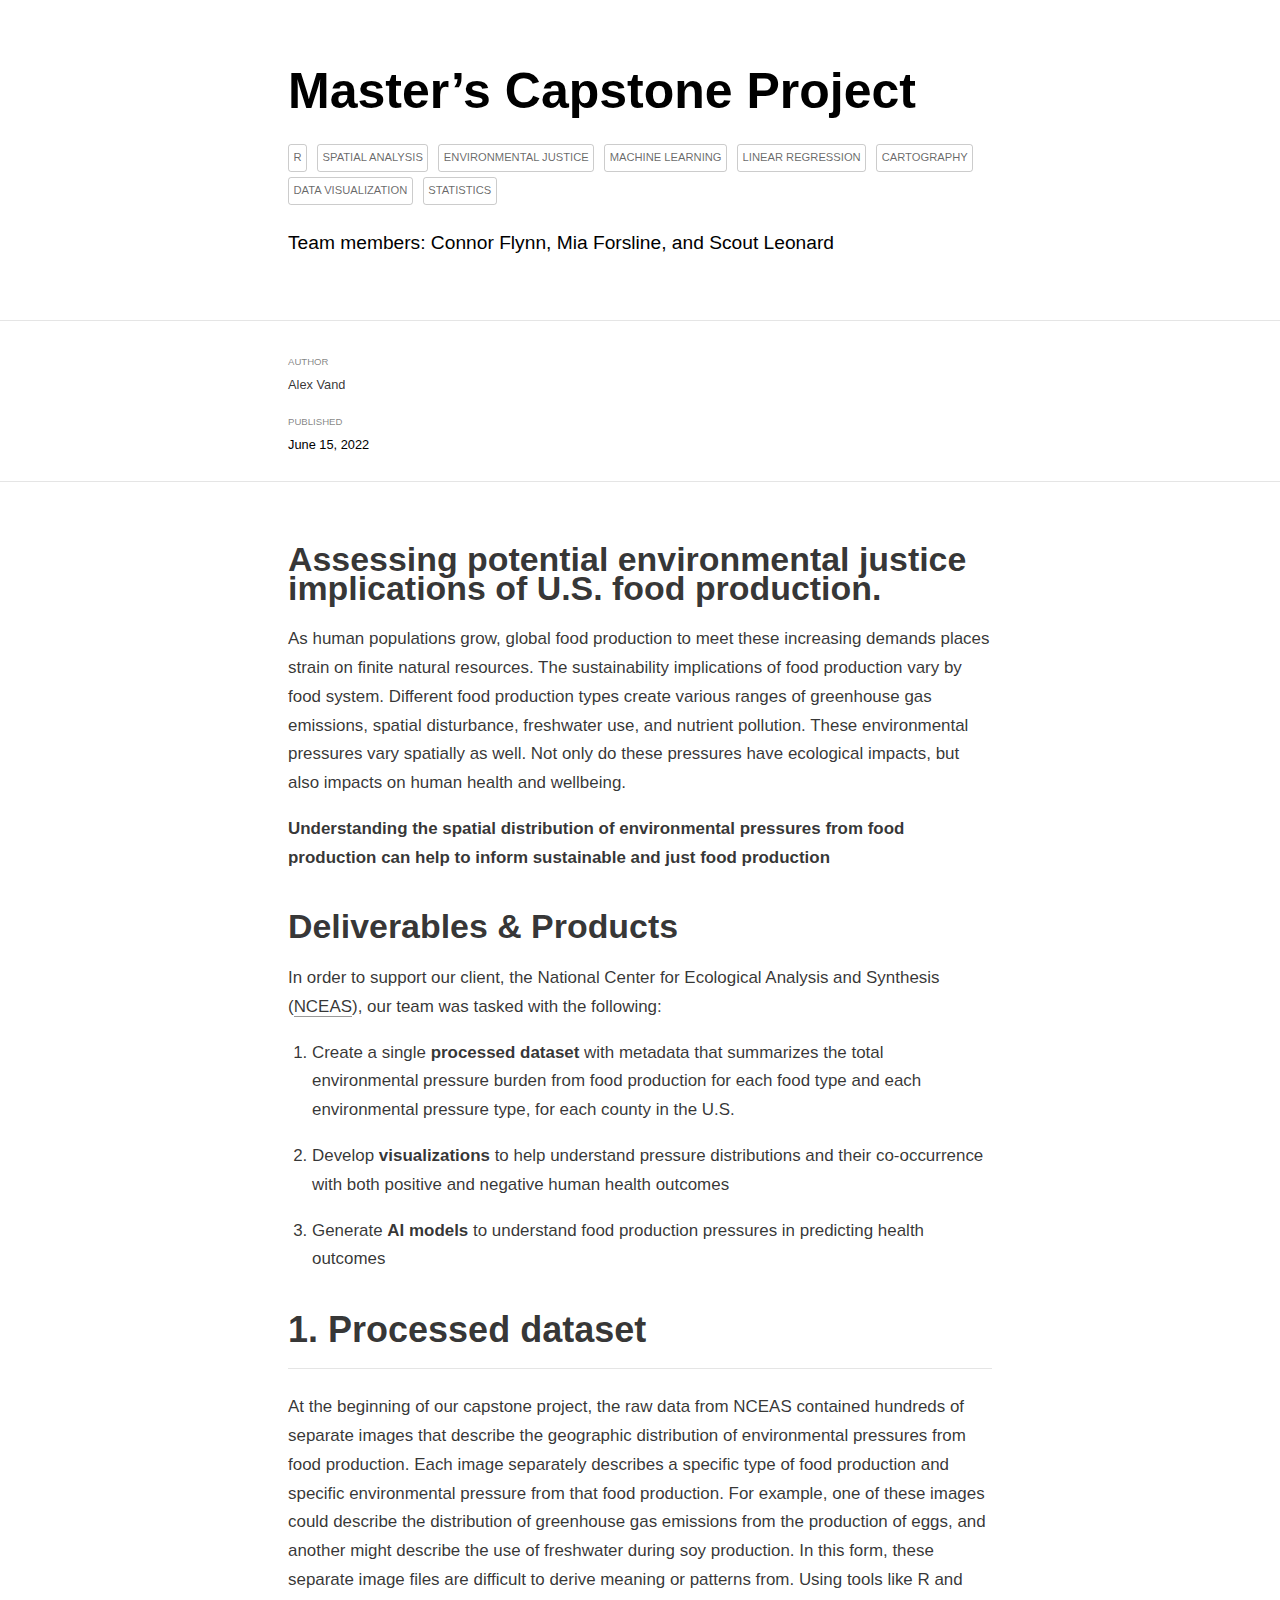
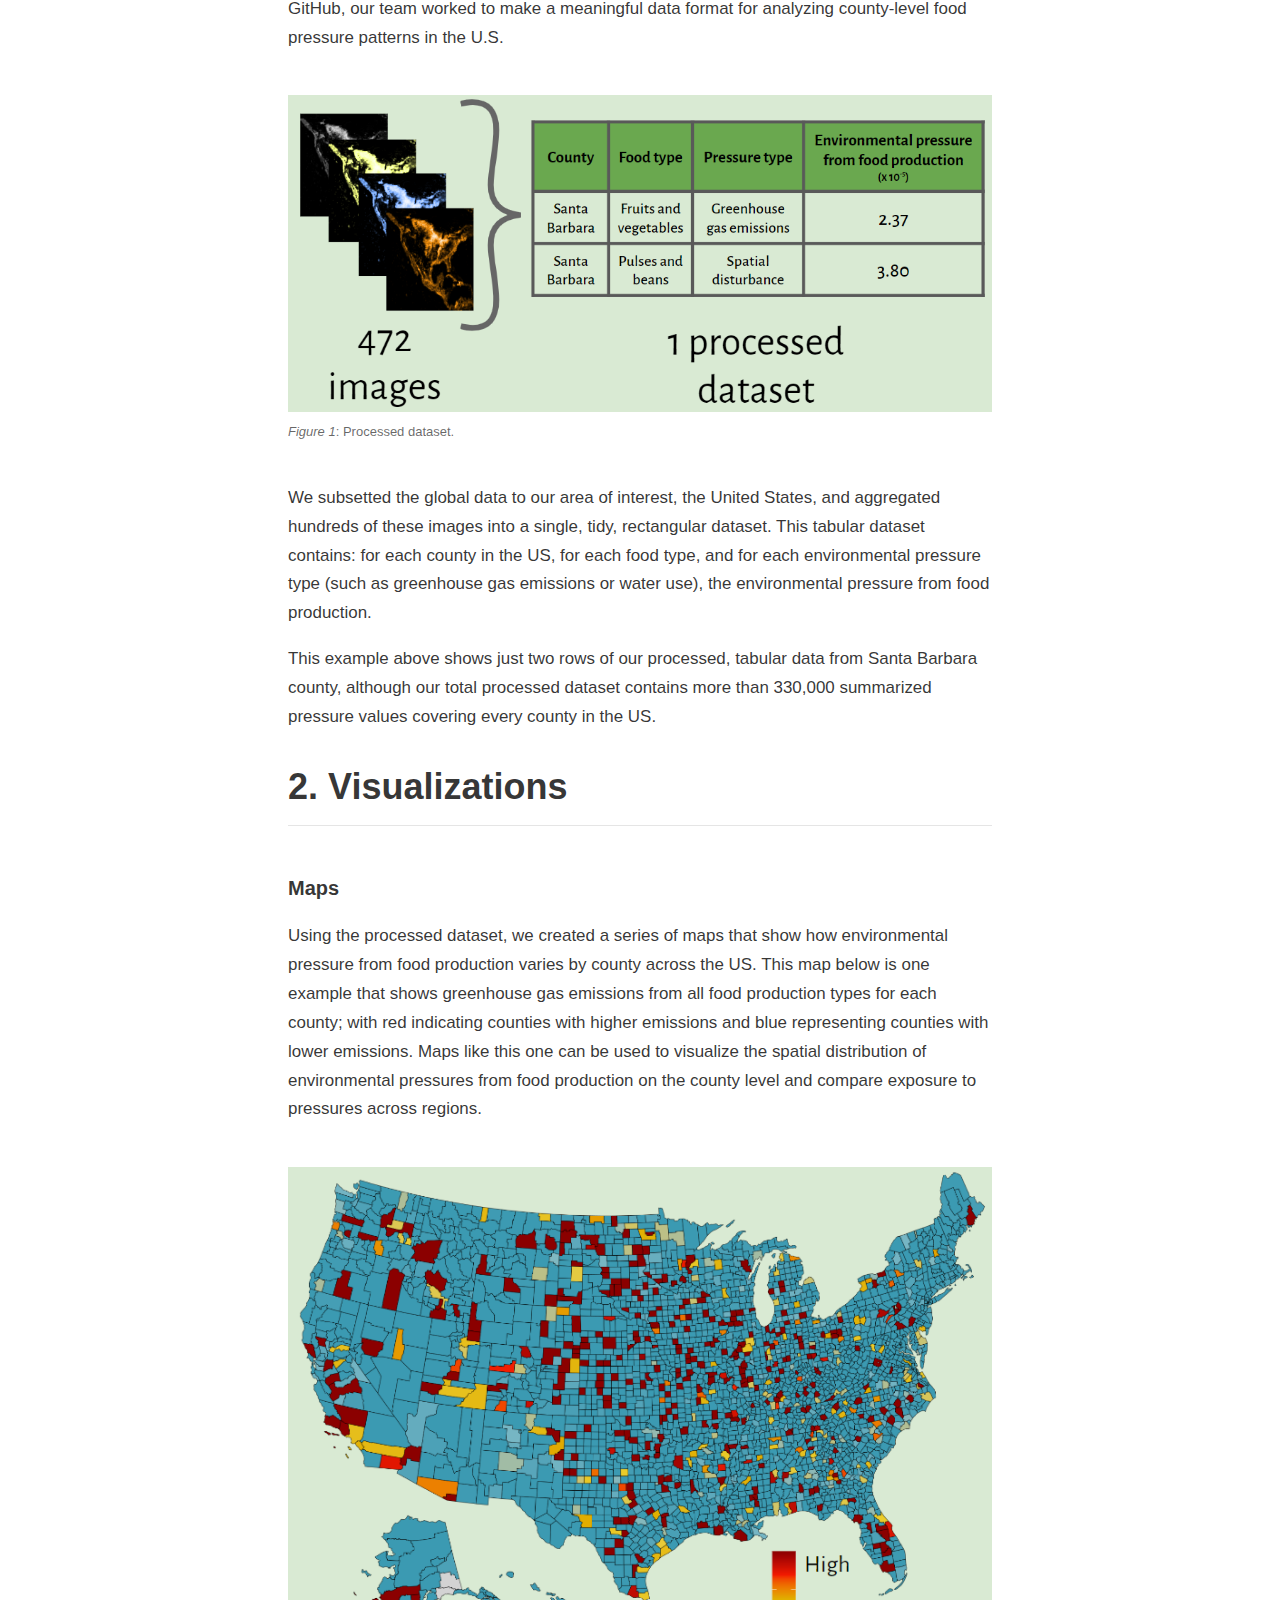
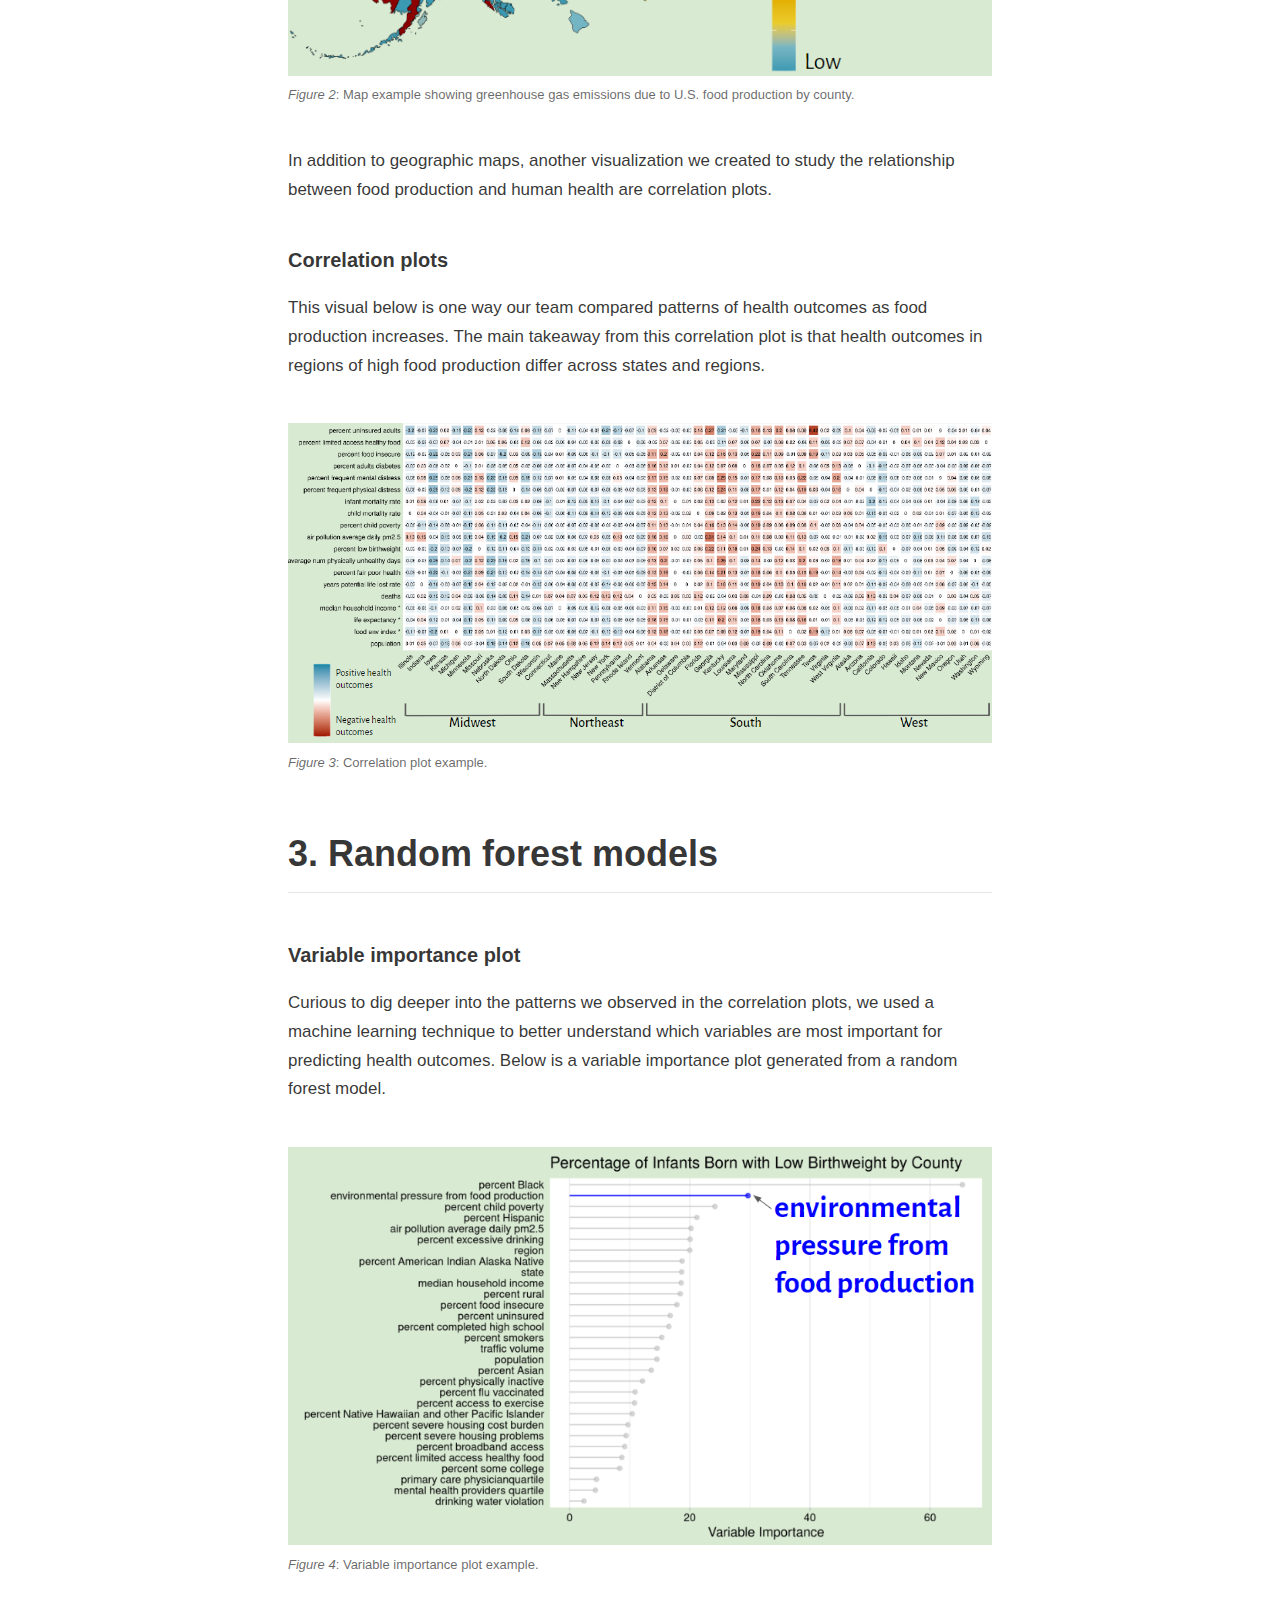
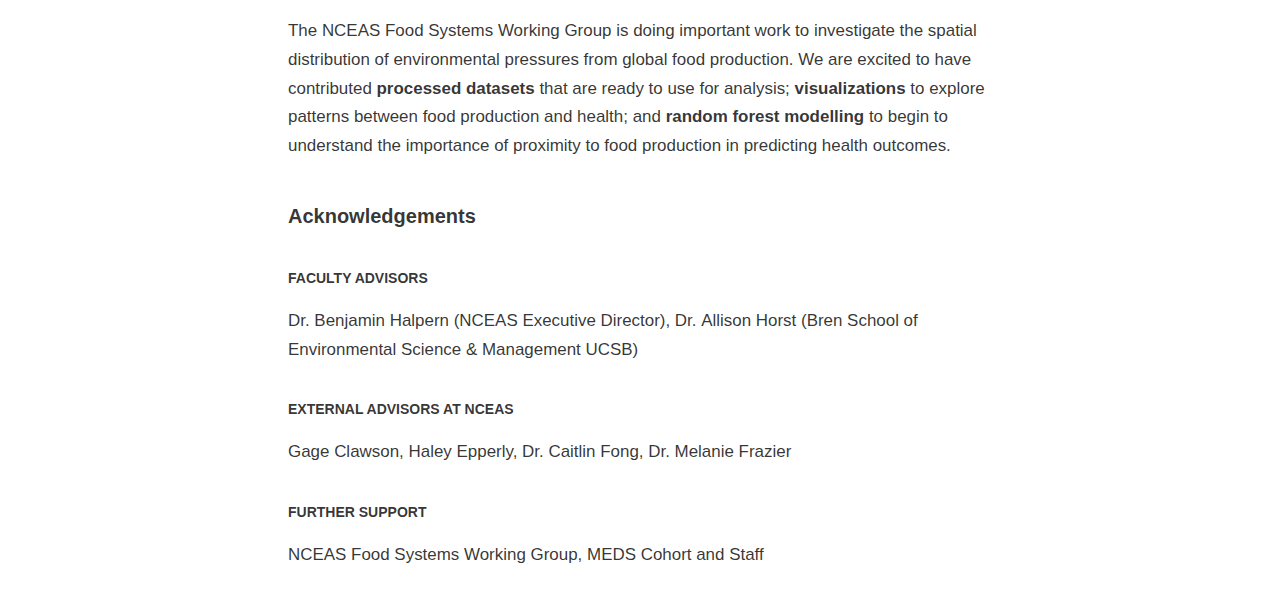
<file: _posts/capstone/capstone.html>
<!DOCTYPE html>

<html xmlns="http://www.w3.org/1999/xhtml" lang="" xml:lang="">

<head>
  <meta charset="utf-8"/>
  <meta name="viewport" content="width=device-width, initial-scale=1"/>
  <meta http-equiv="X-UA-Compatible" content="IE=Edge,chrome=1"/>
  <meta name="generator" content="distill" />

  <style type="text/css">
  /* Hide doc at startup (prevent jankiness while JS renders/transforms) */
  body {
    visibility: hidden;
  }
  </style>

 <!--radix_placeholder_import_source-->
 <!--/radix_placeholder_import_source-->

<style type="text/css">code{white-space: pre;}</style>
<style type="text/css" data-origin="pandoc">
pre > code.sourceCode { white-space: pre; position: relative; }
pre > code.sourceCode > span { display: inline-block; line-height: 1.25; }
pre > code.sourceCode > span:empty { height: 1.2em; }
.sourceCode { overflow: visible; }
code.sourceCode > span { color: inherit; text-decoration: inherit; }
div.sourceCode { margin: 1em 0; }
pre.sourceCode { margin: 0; }
@media screen {
div.sourceCode { overflow: auto; }
}
@media print {
pre > code.sourceCode { white-space: pre-wrap; }
pre > code.sourceCode > span { text-indent: -5em; padding-left: 5em; }
}
pre.numberSource code
  { counter-reset: source-line 0; }
pre.numberSource code > span
  { position: relative; left: -4em; counter-increment: source-line; }
pre.numberSource code > span > a:first-child::before
  { content: counter(source-line);
    position: relative; left: -1em; text-align: right; vertical-align: baseline;
    border: none; display: inline-block;
    -webkit-touch-callout: none; -webkit-user-select: none;
    -khtml-user-select: none; -moz-user-select: none;
    -ms-user-select: none; user-select: none;
    padding: 0 4px; width: 4em;
    color: #aaaaaa;
  }
pre.numberSource { margin-left: 3em; border-left: 1px solid #aaaaaa;  padding-left: 4px; }
div.sourceCode
  { color: #00769e; background-color: #f1f3f5; }
@media screen {
pre > code.sourceCode > span > a:first-child::before { text-decoration: underline; }
}
code span { color: #00769e; } /* Normal */
code span.al { color: #ad0000; } /* Alert */
code span.an { color: #5e5e5e; } /* Annotation */
code span.at { color: #657422; } /* Attribute */
code span.bn { color: #ad0000; } /* BaseN */
code span.bu { } /* BuiltIn */
code span.cf { color: #00769e; } /* ControlFlow */
code span.ch { color: #20794d; } /* Char */
code span.cn { color: #8f5902; } /* Constant */
code span.co { color: #5e5e5e; } /* Comment */
code span.cv { color: #5e5e5e; font-style: italic; } /* CommentVar */
code span.do { color: #5e5e5e; font-style: italic; } /* Documentation */
code span.dt { color: #ad0000; } /* DataType */
code span.dv { color: #ad0000; } /* DecVal */
code span.er { color: #ad0000; } /* Error */
code span.ex { } /* Extension */
code span.fl { color: #ad0000; } /* Float */
code span.fu { color: #4758ab; } /* Function */
code span.im { } /* Import */
code span.in { color: #5e5e5e; } /* Information */
code span.kw { color: #00769e; } /* Keyword */
code span.op { color: #5e5e5e; } /* Operator */
code span.ot { color: #00769e; } /* Other */
code span.pp { color: #ad0000; } /* Preprocessor */
code span.sc { color: #5e5e5e; } /* SpecialChar */
code span.ss { color: #20794d; } /* SpecialString */
code span.st { color: #20794d; } /* String */
code span.va { color: #111111; } /* Variable */
code span.vs { color: #20794d; } /* VerbatimString */
code span.wa { color: #5e5e5e; font-style: italic; } /* Warning */
</style>


  <!--radix_placeholder_meta_tags-->
  <title>Master's Capstone Project</title>

  <meta property="description" itemprop="description" content="Team members: Connor Flynn, Mia Forsline, and Scout Leonard"/>


  <!--  https://schema.org/Article -->
  <meta property="article:published" itemprop="datePublished" content="2022-06-15"/>
  <meta property="article:created" itemprop="dateCreated" content="2022-06-15"/>
  <meta name="article:author" content="Alex Vand"/>

  <!--  https://developers.facebook.com/docs/sharing/webmasters#markup -->
  <meta property="og:title" content="Master&#39;s Capstone Project"/>
  <meta property="og:type" content="article"/>
  <meta property="og:description" content="Team members: Connor Flynn, Mia Forsline, and Scout Leonard"/>
  <meta property="og:locale" content="en_US"/>

  <!--  https://dev.twitter.com/cards/types/summary -->
  <meta property="twitter:card" content="summary"/>
  <meta property="twitter:title" content="Master&#39;s Capstone Project"/>
  <meta property="twitter:description" content="Team members: Connor Flynn, Mia Forsline, and Scout Leonard"/>

  <!--/radix_placeholder_meta_tags-->
  <!--radix_placeholder_rmarkdown_metadata-->

  <script type="text/json" id="radix-rmarkdown-metadata">
  {"type":"list","attributes":{"names":{"type":"character","attributes":{},"value":["title","description","author","date","output","preview","categories"]}},"value":[{"type":"character","attributes":{},"value":["Master's Capstone Project"]},{"type":"character","attributes":{},"value":["Team members: Connor Flynn, Mia Forsline, and Scout Leonard\n"]},{"type":"list","attributes":{},"value":[{"type":"list","attributes":{"names":{"type":"character","attributes":{},"value":["name","url"]}},"value":[{"type":"character","attributes":{},"value":["Alex Vand"]},{"type":"list","attributes":{"names":{"type":"character","attributes":{},"value":[]}},"value":[]}]}]},{"type":"character","attributes":{},"value":["2022-06-15"]},{"type":"list","attributes":{"names":{"type":"character","attributes":{},"value":["distill::distill_article"]}},"value":[{"type":"list","attributes":{"names":{"type":"character","attributes":{},"value":["self_contained"]}},"value":[{"type":"logical","attributes":{},"value":[false]}]}]},{"type":"character","attributes":{},"value":["images\\map_example.png"]},{"type":"character","attributes":{},"value":["R","spatial analysis","environmental justice","machine learning","linear regression","cartography","data visualization","statistics"]}]}
  </script>
  <!--/radix_placeholder_rmarkdown_metadata-->
  
  <script type="text/json" id="radix-resource-manifest">
  {"type":"character","attributes":{},"value":["capstone_files/anchor-4.2.2/anchor.min.js","capstone_files/bowser-1.9.3/bowser.min.js","capstone_files/distill-2.2.21/template.v2.js","capstone_files/header-attrs-2.14/header-attrs.js","capstone_files/jquery-3.6.0/jquery-3.6.0.js","capstone_files/jquery-3.6.0/jquery-3.6.0.min.js","capstone_files/jquery-3.6.0/jquery-3.6.0.min.map","capstone_files/popper-2.6.0/popper.min.js","capstone_files/tippy-6.2.7/tippy-bundle.umd.min.js","capstone_files/tippy-6.2.7/tippy-light-border.css","capstone_files/tippy-6.2.7/tippy.css","capstone_files/tippy-6.2.7/tippy.umd.min.js","capstone_files/webcomponents-2.0.0/webcomponents.js","images/corr_plot.png","images/map_example.png","images/processed_dataset.png","images/var_imp_plot.png"]}
  </script>
  <!--radix_placeholder_navigation_in_header-->
  <!--/radix_placeholder_navigation_in_header-->
  <!--radix_placeholder_distill-->

  <style type="text/css">

  body {
    background-color: white;
  }

  .pandoc-table {
    width: 100%;
  }

  .pandoc-table>caption {
    margin-bottom: 10px;
  }

  .pandoc-table th:not([align]) {
    text-align: left;
  }

  .pagedtable-footer {
    font-size: 15px;
  }

  d-byline .byline {
    grid-template-columns: 2fr 2fr;
  }

  d-byline .byline h3 {
    margin-block-start: 1.5em;
  }

  d-byline .byline .authors-affiliations h3 {
    margin-block-start: 0.5em;
  }

  .authors-affiliations .orcid-id {
    width: 16px;
    height:16px;
    margin-left: 4px;
    margin-right: 4px;
    vertical-align: middle;
    padding-bottom: 2px;
  }

  d-title .dt-tags {
    margin-top: 1em;
    grid-column: text;
  }

  .dt-tags .dt-tag {
    text-decoration: none;
    display: inline-block;
    color: rgba(0,0,0,0.6);
    padding: 0em 0.4em;
    margin-right: 0.5em;
    margin-bottom: 0.4em;
    font-size: 70%;
    border: 1px solid rgba(0,0,0,0.2);
    border-radius: 3px;
    text-transform: uppercase;
    font-weight: 500;
  }

  d-article table.gt_table td,
  d-article table.gt_table th {
    border-bottom: none;
    font-size: 100%;
  }

  .html-widget {
    margin-bottom: 2.0em;
  }

  .l-screen-inset {
    padding-right: 16px;
  }

  .l-screen .caption {
    margin-left: 10px;
  }

  .shaded {
    background: rgb(247, 247, 247);
    padding-top: 20px;
    padding-bottom: 20px;
    border-top: 1px solid rgba(0, 0, 0, 0.1);
    border-bottom: 1px solid rgba(0, 0, 0, 0.1);
  }

  .shaded .html-widget {
    margin-bottom: 0;
    border: 1px solid rgba(0, 0, 0, 0.1);
  }

  .shaded .shaded-content {
    background: white;
  }

  .text-output {
    margin-top: 0;
    line-height: 1.5em;
  }

  .hidden {
    display: none !important;
  }

  d-article {
    padding-top: 2.5rem;
    padding-bottom: 30px;
  }

  d-appendix {
    padding-top: 30px;
  }

  d-article>p>img {
    width: 100%;
  }

  d-article h2 {
    margin: 1rem 0 1.5rem 0;
  }

  d-article h3 {
    margin-top: 1.5rem;
  }

  d-article iframe {
    border: 1px solid rgba(0, 0, 0, 0.1);
    margin-bottom: 2.0em;
    width: 100%;
  }

  /* Tweak code blocks */

  d-article div.sourceCode code,
  d-article pre code {
    font-family: Consolas, Monaco, 'Andale Mono', 'Ubuntu Mono', monospace;
  }

  d-article pre,
  d-article div.sourceCode,
  d-article div.sourceCode pre {
    overflow: auto;
  }

  d-article div.sourceCode {
    background-color: white;
  }

  d-article div.sourceCode pre {
    padding-left: 10px;
    font-size: 12px;
    border-left: 2px solid rgba(0,0,0,0.1);
  }

  d-article pre {
    font-size: 12px;
    color: black;
    background: none;
    margin-top: 0;
    text-align: left;
    white-space: pre;
    word-spacing: normal;
    word-break: normal;
    word-wrap: normal;
    line-height: 1.5;

    -moz-tab-size: 4;
    -o-tab-size: 4;
    tab-size: 4;

    -webkit-hyphens: none;
    -moz-hyphens: none;
    -ms-hyphens: none;
    hyphens: none;
  }

  d-article pre a {
    border-bottom: none;
  }

  d-article pre a:hover {
    border-bottom: none;
    text-decoration: underline;
  }

  d-article details {
    grid-column: text;
    margin-bottom: 0.8em;
  }

  @media(min-width: 768px) {

  d-article pre,
  d-article div.sourceCode,
  d-article div.sourceCode pre {
    overflow: visible !important;
  }

  d-article div.sourceCode pre {
    padding-left: 18px;
    font-size: 14px;
  }

  d-article pre {
    font-size: 14px;
  }

  }

  figure img.external {
    background: white;
    border: 1px solid rgba(0, 0, 0, 0.1);
    box-shadow: 0 1px 8px rgba(0, 0, 0, 0.1);
    padding: 18px;
    box-sizing: border-box;
  }

  /* CSS for d-contents */

  .d-contents {
    grid-column: text;
    color: rgba(0,0,0,0.8);
    font-size: 0.9em;
    padding-bottom: 1em;
    margin-bottom: 1em;
    padding-bottom: 0.5em;
    margin-bottom: 1em;
    padding-left: 0.25em;
    justify-self: start;
  }

  @media(min-width: 1000px) {
    .d-contents.d-contents-float {
      height: 0;
      grid-column-start: 1;
      grid-column-end: 4;
      justify-self: center;
      padding-right: 3em;
      padding-left: 2em;
    }
  }

  .d-contents nav h3 {
    font-size: 18px;
    margin-top: 0;
    margin-bottom: 1em;
  }

  .d-contents li {
    list-style-type: none
  }

  .d-contents nav > ul {
    padding-left: 0;
  }

  .d-contents ul {
    padding-left: 1em
  }

  .d-contents nav ul li {
    margin-top: 0.6em;
    margin-bottom: 0.2em;
  }

  .d-contents nav a {
    font-size: 13px;
    border-bottom: none;
    text-decoration: none
    color: rgba(0, 0, 0, 0.8);
  }

  .d-contents nav a:hover {
    text-decoration: underline solid rgba(0, 0, 0, 0.6)
  }

  .d-contents nav > ul > li > a {
    font-weight: 600;
  }

  .d-contents nav > ul > li > ul {
    font-weight: inherit;
  }

  .d-contents nav > ul > li > ul > li {
    margin-top: 0.2em;
  }


  .d-contents nav ul {
    margin-top: 0;
    margin-bottom: 0.25em;
  }

  .d-article-with-toc h2:nth-child(2) {
    margin-top: 0;
  }


  /* Figure */

  .figure {
    position: relative;
    margin-bottom: 2.5em;
    margin-top: 1.5em;
  }

  .figure .caption {
    color: rgba(0, 0, 0, 0.6);
    font-size: 12px;
    line-height: 1.5em;
  }

  .figure img.external {
    background: white;
    border: 1px solid rgba(0, 0, 0, 0.1);
    box-shadow: 0 1px 8px rgba(0, 0, 0, 0.1);
    padding: 18px;
    box-sizing: border-box;
  }

  .figure .caption a {
    color: rgba(0, 0, 0, 0.6);
  }

  .figure .caption b,
  .figure .caption strong, {
    font-weight: 600;
    color: rgba(0, 0, 0, 1.0);
  }

  /* Citations */

  d-article .citation {
    color: inherit;
    cursor: inherit;
  }

  div.hanging-indent{
    margin-left: 1em; text-indent: -1em;
  }

  /* Citation hover box */

  .tippy-box[data-theme~=light-border] {
    background-color: rgba(250, 250, 250, 0.95);
  }

  .tippy-content > p {
    margin-bottom: 0;
    padding: 2px;
  }


  /* Tweak 1000px media break to show more text */

  @media(min-width: 1000px) {
    .base-grid,
    distill-header,
    d-title,
    d-abstract,
    d-article,
    d-appendix,
    distill-appendix,
    d-byline,
    d-footnote-list,
    d-citation-list,
    distill-footer {
      grid-template-columns: [screen-start] 1fr [page-start kicker-start] 80px [middle-start] 50px [text-start kicker-end] 65px 65px 65px 65px 65px 65px 65px 65px [text-end gutter-start] 65px [middle-end] 65px [page-end gutter-end] 1fr [screen-end];
      grid-column-gap: 16px;
    }

    .grid {
      grid-column-gap: 16px;
    }

    d-article {
      font-size: 1.06rem;
      line-height: 1.7em;
    }
    figure .caption, .figure .caption, figure figcaption {
      font-size: 13px;
    }
  }

  @media(min-width: 1180px) {
    .base-grid,
    distill-header,
    d-title,
    d-abstract,
    d-article,
    d-appendix,
    distill-appendix,
    d-byline,
    d-footnote-list,
    d-citation-list,
    distill-footer {
      grid-template-columns: [screen-start] 1fr [page-start kicker-start] 60px [middle-start] 60px [text-start kicker-end] 60px 60px 60px 60px 60px 60px 60px 60px [text-end gutter-start] 60px [middle-end] 60px [page-end gutter-end] 1fr [screen-end];
      grid-column-gap: 32px;
    }

    .grid {
      grid-column-gap: 32px;
    }
  }


  /* Get the citation styles for the appendix (not auto-injected on render since
     we do our own rendering of the citation appendix) */

  d-appendix .citation-appendix,
  .d-appendix .citation-appendix {
    font-size: 11px;
    line-height: 15px;
    border-left: 1px solid rgba(0, 0, 0, 0.1);
    padding-left: 18px;
    border: 1px solid rgba(0,0,0,0.1);
    background: rgba(0, 0, 0, 0.02);
    padding: 10px 18px;
    border-radius: 3px;
    color: rgba(150, 150, 150, 1);
    overflow: hidden;
    margin-top: -12px;
    white-space: pre-wrap;
    word-wrap: break-word;
  }

  /* Include appendix styles here so they can be overridden */

  d-appendix {
    contain: layout style;
    font-size: 0.8em;
    line-height: 1.7em;
    margin-top: 60px;
    margin-bottom: 0;
    border-top: 1px solid rgba(0, 0, 0, 0.1);
    color: rgba(0,0,0,0.5);
    padding-top: 60px;
    padding-bottom: 48px;
  }

  d-appendix h3 {
    grid-column: page-start / text-start;
    font-size: 15px;
    font-weight: 500;
    margin-top: 1em;
    margin-bottom: 0;
    color: rgba(0,0,0,0.65);
  }

  d-appendix h3 + * {
    margin-top: 1em;
  }

  d-appendix ol {
    padding: 0 0 0 15px;
  }

  @media (min-width: 768px) {
    d-appendix ol {
      padding: 0 0 0 30px;
      margin-left: -30px;
    }
  }

  d-appendix li {
    margin-bottom: 1em;
  }

  d-appendix a {
    color: rgba(0, 0, 0, 0.6);
  }

  d-appendix > * {
    grid-column: text;
  }

  d-appendix > d-footnote-list,
  d-appendix > d-citation-list,
  d-appendix > distill-appendix {
    grid-column: screen;
  }

  /* Include footnote styles here so they can be overridden */

  d-footnote-list {
    contain: layout style;
  }

  d-footnote-list > * {
    grid-column: text;
  }

  d-footnote-list a.footnote-backlink {
    color: rgba(0,0,0,0.3);
    padding-left: 0.5em;
  }



  /* Anchor.js */

  .anchorjs-link {
    /*transition: all .25s linear; */
    text-decoration: none;
    border-bottom: none;
  }
  *:hover > .anchorjs-link {
    margin-left: -1.125em !important;
    text-decoration: none;
    border-bottom: none;
  }

  /* Social footer */

  .social_footer {
    margin-top: 30px;
    margin-bottom: 0;
    color: rgba(0,0,0,0.67);
  }

  .disqus-comments {
    margin-right: 30px;
  }

  .disqus-comment-count {
    border-bottom: 1px solid rgba(0, 0, 0, 0.4);
    cursor: pointer;
  }

  #disqus_thread {
    margin-top: 30px;
  }

  .article-sharing a {
    border-bottom: none;
    margin-right: 8px;
  }

  .article-sharing a:hover {
    border-bottom: none;
  }

  .sidebar-section.subscribe {
    font-size: 12px;
    line-height: 1.6em;
  }

  .subscribe p {
    margin-bottom: 0.5em;
  }


  .article-footer .subscribe {
    font-size: 15px;
    margin-top: 45px;
  }


  .sidebar-section.custom {
    font-size: 12px;
    line-height: 1.6em;
  }

  .custom p {
    margin-bottom: 0.5em;
  }

  /* Styles for listing layout (hide title) */
  .layout-listing d-title, .layout-listing .d-title {
    display: none;
  }

  /* Styles for posts lists (not auto-injected) */


  .posts-with-sidebar {
    padding-left: 45px;
    padding-right: 45px;
  }

  .posts-list .description h2,
  .posts-list .description p {
    font-family: -apple-system, BlinkMacSystemFont, "Segoe UI", Roboto, Oxygen, Ubuntu, Cantarell, "Fira Sans", "Droid Sans", "Helvetica Neue", Arial, sans-serif;
  }

  .posts-list .description h2 {
    font-weight: 700;
    border-bottom: none;
    padding-bottom: 0;
  }

  .posts-list h2.post-tag {
    border-bottom: 1px solid rgba(0, 0, 0, 0.2);
    padding-bottom: 12px;
  }
  .posts-list {
    margin-top: 60px;
    margin-bottom: 24px;
  }

  .posts-list .post-preview {
    text-decoration: none;
    overflow: hidden;
    display: block;
    border-bottom: 1px solid rgba(0, 0, 0, 0.1);
    padding: 24px 0;
  }

  .post-preview-last {
    border-bottom: none !important;
  }

  .posts-list .posts-list-caption {
    grid-column: screen;
    font-weight: 400;
  }

  .posts-list .post-preview h2 {
    margin: 0 0 6px 0;
    line-height: 1.2em;
    font-style: normal;
    font-size: 24px;
  }

  .posts-list .post-preview p {
    margin: 0 0 12px 0;
    line-height: 1.4em;
    font-size: 16px;
  }

  .posts-list .post-preview .thumbnail {
    box-sizing: border-box;
    margin-bottom: 24px;
    position: relative;
    max-width: 500px;
  }
  .posts-list .post-preview img {
    width: 100%;
    display: block;
  }

  .posts-list .metadata {
    font-size: 12px;
    line-height: 1.4em;
    margin-bottom: 18px;
  }

  .posts-list .metadata > * {
    display: inline-block;
  }

  .posts-list .metadata .publishedDate {
    margin-right: 2em;
  }

  .posts-list .metadata .dt-authors {
    display: block;
    margin-top: 0.3em;
    margin-right: 2em;
  }

  .posts-list .dt-tags {
    display: block;
    line-height: 1em;
  }

  .posts-list .dt-tags .dt-tag {
    display: inline-block;
    color: rgba(0,0,0,0.6);
    padding: 0.3em 0.4em;
    margin-right: 0.2em;
    margin-bottom: 0.4em;
    font-size: 60%;
    border: 1px solid rgba(0,0,0,0.2);
    border-radius: 3px;
    text-transform: uppercase;
    font-weight: 500;
  }

  .posts-list img {
    opacity: 1;
  }

  .posts-list img[data-src] {
    opacity: 0;
  }

  .posts-more {
    clear: both;
  }


  .posts-sidebar {
    font-size: 16px;
  }

  .posts-sidebar h3 {
    font-size: 16px;
    margin-top: 0;
    margin-bottom: 0.5em;
    font-weight: 400;
    text-transform: uppercase;
  }

  .sidebar-section {
    margin-bottom: 30px;
  }

  .categories ul {
    list-style-type: none;
    margin: 0;
    padding: 0;
  }

  .categories li {
    color: rgba(0, 0, 0, 0.8);
    margin-bottom: 0;
  }

  .categories li>a {
    border-bottom: none;
  }

  .categories li>a:hover {
    border-bottom: 1px solid rgba(0, 0, 0, 0.4);
  }

  .categories .active {
    font-weight: 600;
  }

  .categories .category-count {
    color: rgba(0, 0, 0, 0.4);
  }


  @media(min-width: 768px) {
    .posts-list .post-preview h2 {
      font-size: 26px;
    }
    .posts-list .post-preview .thumbnail {
      float: right;
      width: 30%;
      margin-bottom: 0;
    }
    .posts-list .post-preview .description {
      float: left;
      width: 45%;
    }
    .posts-list .post-preview .metadata {
      float: left;
      width: 20%;
      margin-top: 8px;
    }
    .posts-list .post-preview p {
      margin: 0 0 12px 0;
      line-height: 1.5em;
      font-size: 16px;
    }
    .posts-with-sidebar .posts-list {
      float: left;
      width: 75%;
    }
    .posts-with-sidebar .posts-sidebar {
      float: right;
      width: 20%;
      margin-top: 60px;
      padding-top: 24px;
      padding-bottom: 24px;
    }
  }


  /* Improve display for browsers without grid (IE/Edge <= 15) */

  .downlevel {
    line-height: 1.6em;
    font-family: -apple-system, BlinkMacSystemFont, "Segoe UI", Roboto, Oxygen, Ubuntu, Cantarell, "Fira Sans", "Droid Sans", "Helvetica Neue", Arial, sans-serif;
    margin: 0;
  }

  .downlevel .d-title {
    padding-top: 6rem;
    padding-bottom: 1.5rem;
  }

  .downlevel .d-title h1 {
    font-size: 50px;
    font-weight: 700;
    line-height: 1.1em;
    margin: 0 0 0.5rem;
  }

  .downlevel .d-title p {
    font-weight: 300;
    font-size: 1.2rem;
    line-height: 1.55em;
    margin-top: 0;
  }

  .downlevel .d-byline {
    padding-top: 0.8em;
    padding-bottom: 0.8em;
    font-size: 0.8rem;
    line-height: 1.8em;
  }

  .downlevel .section-separator {
    border: none;
    border-top: 1px solid rgba(0, 0, 0, 0.1);
  }

  .downlevel .d-article {
    font-size: 1.06rem;
    line-height: 1.7em;
    padding-top: 1rem;
    padding-bottom: 2rem;
  }


  .downlevel .d-appendix {
    padding-left: 0;
    padding-right: 0;
    max-width: none;
    font-size: 0.8em;
    line-height: 1.7em;
    margin-bottom: 0;
    color: rgba(0,0,0,0.5);
    padding-top: 40px;
    padding-bottom: 48px;
  }

  .downlevel .footnotes ol {
    padding-left: 13px;
  }

  .downlevel .base-grid,
  .downlevel .distill-header,
  .downlevel .d-title,
  .downlevel .d-abstract,
  .downlevel .d-article,
  .downlevel .d-appendix,
  .downlevel .distill-appendix,
  .downlevel .d-byline,
  .downlevel .d-footnote-list,
  .downlevel .d-citation-list,
  .downlevel .distill-footer,
  .downlevel .appendix-bottom,
  .downlevel .posts-container {
    padding-left: 40px;
    padding-right: 40px;
  }

  @media(min-width: 768px) {
    .downlevel .base-grid,
    .downlevel .distill-header,
    .downlevel .d-title,
    .downlevel .d-abstract,
    .downlevel .d-article,
    .downlevel .d-appendix,
    .downlevel .distill-appendix,
    .downlevel .d-byline,
    .downlevel .d-footnote-list,
    .downlevel .d-citation-list,
    .downlevel .distill-footer,
    .downlevel .appendix-bottom,
    .downlevel .posts-container {
    padding-left: 150px;
    padding-right: 150px;
    max-width: 900px;
  }
  }

  .downlevel pre code {
    display: block;
    border-left: 2px solid rgba(0, 0, 0, .1);
    padding: 0 0 0 20px;
    font-size: 14px;
  }

  .downlevel code, .downlevel pre {
    color: black;
    background: none;
    font-family: Consolas, Monaco, 'Andale Mono', 'Ubuntu Mono', monospace;
    text-align: left;
    white-space: pre;
    word-spacing: normal;
    word-break: normal;
    word-wrap: normal;
    line-height: 1.5;

    -moz-tab-size: 4;
    -o-tab-size: 4;
    tab-size: 4;

    -webkit-hyphens: none;
    -moz-hyphens: none;
    -ms-hyphens: none;
    hyphens: none;
  }

  .downlevel .posts-list .post-preview {
    color: inherit;
  }



  </style>

  <script type="application/javascript">

  function is_downlevel_browser() {
    if (bowser.isUnsupportedBrowser({ msie: "12", msedge: "16"},
                                   window.navigator.userAgent)) {
      return true;
    } else {
      return window.load_distill_framework === undefined;
    }
  }

  // show body when load is complete
  function on_load_complete() {

    // add anchors
    if (window.anchors) {
      window.anchors.options.placement = 'left';
      window.anchors.add('d-article > h2, d-article > h3, d-article > h4, d-article > h5');
    }


    // set body to visible
    document.body.style.visibility = 'visible';

    // force redraw for leaflet widgets
    if (window.HTMLWidgets) {
      var maps = window.HTMLWidgets.findAll(".leaflet");
      $.each(maps, function(i, el) {
        var map = this.getMap();
        map.invalidateSize();
        map.eachLayer(function(layer) {
          if (layer instanceof L.TileLayer)
            layer.redraw();
        });
      });
    }

    // trigger 'shown' so htmlwidgets resize
    $('d-article').trigger('shown');
  }

  function init_distill() {

    init_common();

    // create front matter
    var front_matter = $('<d-front-matter></d-front-matter>');
    $('#distill-front-matter').wrap(front_matter);

    // create d-title
    $('.d-title').changeElementType('d-title');

    // create d-byline
    var byline = $('<d-byline></d-byline>');
    $('.d-byline').replaceWith(byline);

    // create d-article
    var article = $('<d-article></d-article>');
    $('.d-article').wrap(article).children().unwrap();

    // move posts container into article
    $('.posts-container').appendTo($('d-article'));

    // create d-appendix
    $('.d-appendix').changeElementType('d-appendix');

    // flag indicating that we have appendix items
    var appendix = $('.appendix-bottom').children('h3').length > 0;

    // replace footnotes with <d-footnote>
    $('.footnote-ref').each(function(i, val) {
      appendix = true;
      var href = $(this).attr('href');
      var id = href.replace('#', '');
      var fn = $('#' + id);
      var fn_p = $('#' + id + '>p');
      fn_p.find('.footnote-back').remove();
      var text = fn_p.html();
      var dtfn = $('<d-footnote></d-footnote>');
      dtfn.html(text);
      $(this).replaceWith(dtfn);
    });
    // remove footnotes
    $('.footnotes').remove();

    // move refs into #references-listing
    $('#references-listing').replaceWith($('#refs'));

    $('h1.appendix, h2.appendix').each(function(i, val) {
      $(this).changeElementType('h3');
    });
    $('h3.appendix').each(function(i, val) {
      var id = $(this).attr('id');
      $('.d-contents a[href="#' + id + '"]').parent().remove();
      appendix = true;
      $(this).nextUntil($('h1, h2, h3')).addBack().appendTo($('d-appendix'));
    });

    // show d-appendix if we have appendix content
    $("d-appendix").css('display', appendix ? 'grid' : 'none');

    // localize layout chunks to just output
    $('.layout-chunk').each(function(i, val) {

      // capture layout
      var layout = $(this).attr('data-layout');

      // apply layout to markdown level block elements
      var elements = $(this).children().not('details, div.sourceCode, pre, script');
      elements.each(function(i, el) {
        var layout_div = $('<div class="' + layout + '"></div>');
        if (layout_div.hasClass('shaded')) {
          var shaded_content = $('<div class="shaded-content"></div>');
          $(this).wrap(shaded_content);
          $(this).parent().wrap(layout_div);
        } else {
          $(this).wrap(layout_div);
        }
      });


      // unwrap the layout-chunk div
      $(this).children().unwrap();
    });

    // remove code block used to force  highlighting css
    $('.distill-force-highlighting-css').parent().remove();

    // remove empty line numbers inserted by pandoc when using a
    // custom syntax highlighting theme
    $('code.sourceCode a:empty').remove();

    // load distill framework
    load_distill_framework();

    // wait for window.distillRunlevel == 4 to do post processing
    function distill_post_process() {

      if (!window.distillRunlevel || window.distillRunlevel < 4)
        return;

      // hide author/affiliations entirely if we have no authors
      var front_matter = JSON.parse($("#distill-front-matter").html());
      var have_authors = front_matter.authors && front_matter.authors.length > 0;
      if (!have_authors)
        $('d-byline').addClass('hidden');

      // article with toc class
      $('.d-contents').parent().addClass('d-article-with-toc');

      // strip links that point to #
      $('.authors-affiliations').find('a[href="#"]').removeAttr('href');

      // add orcid ids
      $('.authors-affiliations').find('.author').each(function(i, el) {
        var orcid_id = front_matter.authors[i].orcidID;
        if (orcid_id) {
          var a = $('<a></a>');
          a.attr('href', 'https://orcid.org/' + orcid_id);
          var img = $('<img></img>');
          img.addClass('orcid-id');
          img.attr('alt', 'ORCID ID');
          img.attr('src','[data-uri]');
          a.append(img);
          $(this).append(a);
        }
      });

      // hide elements of author/affiliations grid that have no value
      function hide_byline_column(caption) {
        $('d-byline').find('h3:contains("' + caption + '")').parent().css('visibility', 'hidden');
      }

      // affiliations
      var have_affiliations = false;
      for (var i = 0; i<front_matter.authors.length; ++i) {
        var author = front_matter.authors[i];
        if (author.affiliation !== "&nbsp;") {
          have_affiliations = true;
          break;
        }
      }
      if (!have_affiliations)
        $('d-byline').find('h3:contains("Affiliations")').css('visibility', 'hidden');

      // published date
      if (!front_matter.publishedDate)
        hide_byline_column("Published");

      // document object identifier
      var doi = $('d-byline').find('h3:contains("DOI")');
      var doi_p = doi.next().empty();
      if (!front_matter.doi) {
        // if we have a citation and valid citationText then link to that
        if ($('#citation').length > 0 && front_matter.citationText) {
          doi.html('Citation');
          $('<a href="#citation"></a>')
            .text(front_matter.citationText)
            .appendTo(doi_p);
        } else {
          hide_byline_column("DOI");
        }
      } else {
        $('<a></a>')
           .attr('href', "https://doi.org/" + front_matter.doi)
           .html(front_matter.doi)
           .appendTo(doi_p);
      }

       // change plural form of authors/affiliations
      if (front_matter.authors.length === 1) {
        var grid = $('.authors-affiliations');
        grid.children('h3:contains("Authors")').text('Author');
        grid.children('h3:contains("Affiliations")').text('Affiliation');
      }

      // remove d-appendix and d-footnote-list local styles
      $('d-appendix > style:first-child').remove();
      $('d-footnote-list > style:first-child').remove();

      // move appendix-bottom entries to the bottom
      $('.appendix-bottom').appendTo('d-appendix').children().unwrap();
      $('.appendix-bottom').remove();

      // hoverable references
      $('span.citation[data-cites]').each(function() {
        const citeChild = $(this).children()[0]
        // Do not process if @xyz has been used without escaping and without bibliography activated
        // https://github.com/rstudio/distill/issues/466
        if (citeChild === undefined) return true

        if (citeChild.nodeName == "D-FOOTNOTE") {
          var fn = citeChild
          $(this).html(fn.shadowRoot.querySelector("sup"))
          $(this).id = fn.id
          fn.remove()
        }
        var refs = $(this).attr('data-cites').split(" ");
        var refHtml = refs.map(function(ref) {
          // Could use CSS.escape too here, we insure backward compatibility in navigator
          return "<p>" + $('div[id="ref-' + ref + '"]').html() + "</p>";
        }).join("\n");
        window.tippy(this, {
          allowHTML: true,
          content: refHtml,
          maxWidth: 500,
          interactive: true,
          interactiveBorder: 10,
          theme: 'light-border',
          placement: 'bottom-start'
        });
      });

      // fix footnotes in tables (#411)
      // replacing broken distill.pub feature
      $('table d-footnote').each(function() {
        // we replace internal showAtNode methode which is triggered when hovering a footnote
        this.hoverBox.showAtNode = function(node) {
          // ported from https://github.com/distillpub/template/pull/105/files
          calcOffset = function(elem) {
              let x = elem.offsetLeft;
              let y = elem.offsetTop;
              // Traverse upwards until an `absolute` element is found or `elem`
              // becomes null.
              while (elem = elem.offsetParent && elem.style.position != 'absolute') {
                  x += elem.offsetLeft;
                  y += elem.offsetTop;
              }

              return { left: x, top: y };
          }
          // https://developer.mozilla.org/en-US/docs/Web/API/HTMLElement/offsetTop
          const bbox = node.getBoundingClientRect();
          const offset = calcOffset(node);
          this.show([offset.left + bbox.width, offset.top + bbox.height]);
        }
      })

      // clear polling timer
      clearInterval(tid);

      // show body now that everything is ready
      on_load_complete();
    }

    var tid = setInterval(distill_post_process, 50);
    distill_post_process();

  }

  function init_downlevel() {

    init_common();

     // insert hr after d-title
    $('.d-title').after($('<hr class="section-separator"/>'));

    // check if we have authors
    var front_matter = JSON.parse($("#distill-front-matter").html());
    var have_authors = front_matter.authors && front_matter.authors.length > 0;

    // manage byline/border
    if (!have_authors)
      $('.d-byline').remove();
    $('.d-byline').after($('<hr class="section-separator"/>'));
    $('.d-byline a').remove();

    // remove toc
    $('.d-contents').remove();

    // move appendix elements
    $('h1.appendix, h2.appendix').each(function(i, val) {
      $(this).changeElementType('h3');
    });
    $('h3.appendix').each(function(i, val) {
      $(this).nextUntil($('h1, h2, h3')).addBack().appendTo($('.d-appendix'));
    });


    // inject headers into references and footnotes
    var refs_header = $('<h3></h3>');
    refs_header.text('References');
    $('#refs').prepend(refs_header);

    var footnotes_header = $('<h3></h3');
    footnotes_header.text('Footnotes');
    $('.footnotes').children('hr').first().replaceWith(footnotes_header);

    // move appendix-bottom entries to the bottom
    $('.appendix-bottom').appendTo('.d-appendix').children().unwrap();
    $('.appendix-bottom').remove();

    // remove appendix if it's empty
    if ($('.d-appendix').children().length === 0)
      $('.d-appendix').remove();

    // prepend separator above appendix
    $('.d-appendix').before($('<hr class="section-separator" style="clear: both"/>'));

    // trim code
    $('pre>code').each(function(i, val) {
      $(this).html($.trim($(this).html()));
    });

    // move posts-container right before article
    $('.posts-container').insertBefore($('.d-article'));

    $('body').addClass('downlevel');

    on_load_complete();
  }


  function init_common() {

    // jquery plugin to change element types
    (function($) {
      $.fn.changeElementType = function(newType) {
        var attrs = {};

        $.each(this[0].attributes, function(idx, attr) {
          attrs[attr.nodeName] = attr.nodeValue;
        });

        this.replaceWith(function() {
          return $("<" + newType + "/>", attrs).append($(this).contents());
        });
      };
    })(jQuery);

    // prevent underline for linked images
    $('a > img').parent().css({'border-bottom' : 'none'});

    // mark non-body figures created by knitr chunks as 100% width
    $('.layout-chunk').each(function(i, val) {
      var figures = $(this).find('img, .html-widget');
      // ignore leaflet img layers (#106)
      figures = figures.filter(':not(img[class*="leaflet"])')
      if ($(this).attr('data-layout') !== "l-body") {
        figures.css('width', '100%');
      } else {
        figures.css('max-width', '100%');
        figures.filter("[width]").each(function(i, val) {
          var fig = $(this);
          fig.css('width', fig.attr('width') + 'px');
        });

      }
    });

    // auto-append index.html to post-preview links in file: protocol
    // and in rstudio ide preview
    $('.post-preview').each(function(i, val) {
      if (window.location.protocol === "file:")
        $(this).attr('href', $(this).attr('href') + "index.html");
    });

    // get rid of index.html references in header
    if (window.location.protocol !== "file:") {
      $('.distill-site-header a[href]').each(function(i,val) {
        $(this).attr('href', $(this).attr('href').replace(/^index[.]html/, "./"));
      });
    }

    // add class to pandoc style tables
    $('tr.header').parent('thead').parent('table').addClass('pandoc-table');
    $('.kable-table').children('table').addClass('pandoc-table');

    // add figcaption style to table captions
    $('caption').parent('table').addClass("figcaption");

    // initialize posts list
    if (window.init_posts_list)
      window.init_posts_list();

    // implmement disqus comment link
    $('.disqus-comment-count').click(function() {
      window.headroom_prevent_pin = true;
      $('#disqus_thread').toggleClass('hidden');
      if (!$('#disqus_thread').hasClass('hidden')) {
        var offset = $(this).offset();
        $(window).resize();
        $('html, body').animate({
          scrollTop: offset.top - 35
        });
      }
    });
  }

  document.addEventListener('DOMContentLoaded', function() {
    if (is_downlevel_browser())
      init_downlevel();
    else
      window.addEventListener('WebComponentsReady', init_distill);
  });

  </script>

  <!--/radix_placeholder_distill-->
  <script src="capstone_files/header-attrs-2.14/header-attrs.js"></script>
  <script src="capstone_files/jquery-3.6.0/jquery-3.6.0.min.js"></script>
  <script src="capstone_files/popper-2.6.0/popper.min.js"></script>
  <link href="capstone_files/tippy-6.2.7/tippy.css" rel="stylesheet" />
  <link href="capstone_files/tippy-6.2.7/tippy-light-border.css" rel="stylesheet" />
  <script src="capstone_files/tippy-6.2.7/tippy.umd.min.js"></script>
  <script src="capstone_files/anchor-4.2.2/anchor.min.js"></script>
  <script src="capstone_files/bowser-1.9.3/bowser.min.js"></script>
  <script src="capstone_files/webcomponents-2.0.0/webcomponents.js"></script>
  <script src="capstone_files/distill-2.2.21/template.v2.js"></script>
  <!--radix_placeholder_site_in_header-->
  <!--/radix_placeholder_site_in_header-->


</head>

<body>

<!--radix_placeholder_front_matter-->

<script id="distill-front-matter" type="text/json">
{"title":"Master's Capstone Project","description":"Team members: Connor Flynn, Mia Forsline, and Scout Leonard","authors":[{"author":"Alex Vand","authorURL":{},"affiliation":"&nbsp;","affiliationURL":"#","orcidID":""}],"publishedDate":"2022-06-15T00:00:00.000-07:00","citationText":"Vand, 2022"}
</script>

<!--/radix_placeholder_front_matter-->
<!--radix_placeholder_navigation_before_body-->
<!--/radix_placeholder_navigation_before_body-->
<!--radix_placeholder_site_before_body-->
<!--/radix_placeholder_site_before_body-->

<div class="d-title">
<h1>Master’s Capstone Project</h1>
<!--radix_placeholder_categories-->
<div class="dt-tags">
<div class="dt-tag">R</div>
<div class="dt-tag">spatial analysis</div>
<div class="dt-tag">environmental justice</div>
<div class="dt-tag">machine learning</div>
<div class="dt-tag">linear regression</div>
<div class="dt-tag">cartography</div>
<div class="dt-tag">data visualization</div>
<div class="dt-tag">statistics</div>
</div>
<!--/radix_placeholder_categories-->
<p><p>Team members: Connor Flynn, Mia Forsline, and Scout Leonard</p></p>
</div>

<div class="d-byline">
  Alex Vand true 
  
<br/>2022-06-15
</div>

<div class="d-article">
<h1 id="assessing-potential-environmental-justice-implications-of-u.s.-food-production."><strong>Assessing potential environmental justice implications of U.S. food production.</strong></h1>
<p>As human populations grow, global food production to meet these increasing demands places strain on finite natural resources. The sustainability implications of food production vary by food system. Different food production types create various ranges of greenhouse gas emissions, spatial disturbance, freshwater use, and nutrient pollution. These environmental pressures vary spatially as well. Not only do these pressures have ecological impacts, but also impacts on human health and wellbeing.</p>
<p><strong>Understanding the spatial distribution of environmental pressures from food production can help to inform sustainable and just food production</strong></p>
<h1 id="deliverables-products">Deliverables &amp; Products</h1>
<p>In order to support our client, the National Center for Ecological Analysis and Synthesis (<a href="https://www.nceas.ucsb.edu/">NCEAS</a>), our team was tasked with the following:</p>
<ol type="1">
<li>Create a single <strong>processed dataset</strong> with metadata that summarizes the total environmental pressure burden from food production for each food type and each environmental pressure type, for each county in the U.S.</li>
<li>Develop <strong>visualizations</strong> to help understand pressure distributions and their co-occurrence with both positive and negative human health outcomes</li>
<li>Generate <strong>AI models</strong> to understand food production pressures in predicting health outcomes</li>
</ol>
<h2 id="processed-dataset">1. Processed dataset</h2>
<p>At the beginning of our capstone project, the raw data from NCEAS contained hundreds of separate images that describe the geographic distribution of environmental pressures from food production. Each image separately describes a specific type of food production and specific environmental pressure from that food production. For example, one of these images could describe the distribution of greenhouse gas emissions from the production of eggs, and another might describe the use of freshwater during soy production. In this form, these separate image files are difficult to derive meaning or patterns from. Using tools like R and GitHub, our team worked to make a meaningful data format for analyzing county-level food pressure patterns in the U.S.</p>
<figure>
<img src="images/processed_dataset.png" alt="Figure 1: Processed dataset." />
<figcaption aria-hidden="true"><em>Figure 1</em>: Processed dataset.</figcaption>
</figure>
<p>We subsetted the global data to our area of interest, the United States, and aggregated hundreds of these images into a single, tidy, rectangular dataset. This tabular dataset contains: for each county in the US, for each food type, and for each environmental pressure type (such as greenhouse gas emissions or water use), the environmental pressure from food production.</p>
<p>This example above shows just two rows of our processed, tabular data from Santa Barbara county, although our total processed dataset contains more than 330,000 summarized pressure values covering every county in the US.</p>
<h2 id="visualizations">2. Visualizations</h2>
<h3 id="maps">Maps</h3>
<p>Using the processed dataset, we created a series of maps that show how environmental pressure from food production varies by county across the US. This map below is one example that shows greenhouse gas emissions from all food production types for each county; with red indicating counties with higher emissions and blue representing counties with lower emissions. Maps like this one can be used to visualize the spatial distribution of environmental pressures from food production on the county level and compare exposure to pressures across regions.</p>
<figure>
<img src="images/map_example.png" alt="Figure 2: Map example showing greenhouse gas emissions due to U.S. food production by county." />
<figcaption aria-hidden="true"><em>Figure 2</em>: Map example showing greenhouse gas emissions due to U.S. food production by county.</figcaption>
</figure>
<p>In addition to geographic maps, another visualization we created to study the relationship between food production and human health are correlation plots.</p>
<h3 id="correlation-plots">Correlation plots</h3>
<p>This visual below is one way our team compared patterns of health outcomes as food production increases. The main takeaway from this correlation plot is that health outcomes in regions of high food production differ across states and regions.</p>
<figure>
<img src="images/corr_plot.png" alt="Figure 3: Correlation plot example." />
<figcaption aria-hidden="true"><em>Figure 3</em>: Correlation plot example.</figcaption>
</figure>
<h2 id="random-forest-models">3. Random forest models</h2>
<h3 id="variable-importance-plot">Variable importance plot</h3>
<p>Curious to dig deeper into the patterns we observed in the correlation plots, we used a machine learning technique to better understand which variables are most important for predicting health outcomes. Below is a variable importance plot generated from a random forest model.</p>
<figure>
<img src="images/var_imp_plot.png" alt="Figure 4: Variable importance plot example." />
<figcaption aria-hidden="true"><em>Figure 4</em>: Variable importance plot example.</figcaption>
</figure>
<p>The NCEAS Food Systems Working Group is doing important work to investigate the spatial distribution of environmental pressures from global food production. We are excited to have contributed <strong>processed datasets</strong> that are ready to use for analysis; <strong>visualizations</strong> to explore patterns between food production and health; and <strong>random forest modelling</strong> to begin to understand the importance of proximity to food production in predicting health outcomes.</p>
<h3 id="acknowledgements">Acknowledgements</h3>
<h4 id="faculty-advisors">Faculty Advisors</h4>
<p>Dr. Benjamin Halpern (NCEAS Executive Director),
Dr. Allison Horst (Bren School of Environmental Science &amp; Management UCSB)</p>
<h4 id="external-advisors-at-nceas">External Advisors at NCEAS</h4>
<p>Gage Clawson, Haley Epperly, Dr. Caitlin Fong, Dr. Melanie Frazier</p>
<h4 id="further-support">Further Support</h4>
<p>NCEAS Food Systems Working Group, MEDS Cohort and Staff</p>
<div class="sourceCode" id="cb1"><pre class="sourceCode r distill-force-highlighting-css"><code class="sourceCode r"></code></pre></div>
<!--radix_placeholder_article_footer-->
<!--/radix_placeholder_article_footer-->
</div>

<div class="d-appendix">
</div>


<!--radix_placeholder_site_after_body-->
<!--/radix_placeholder_site_after_body-->
<!--radix_placeholder_appendices-->
<div class="appendix-bottom"></div>
<!--/radix_placeholder_appendices-->
<!--radix_placeholder_navigation_after_body-->
<!--/radix_placeholder_navigation_after_body-->

</body>

</html>
</file>
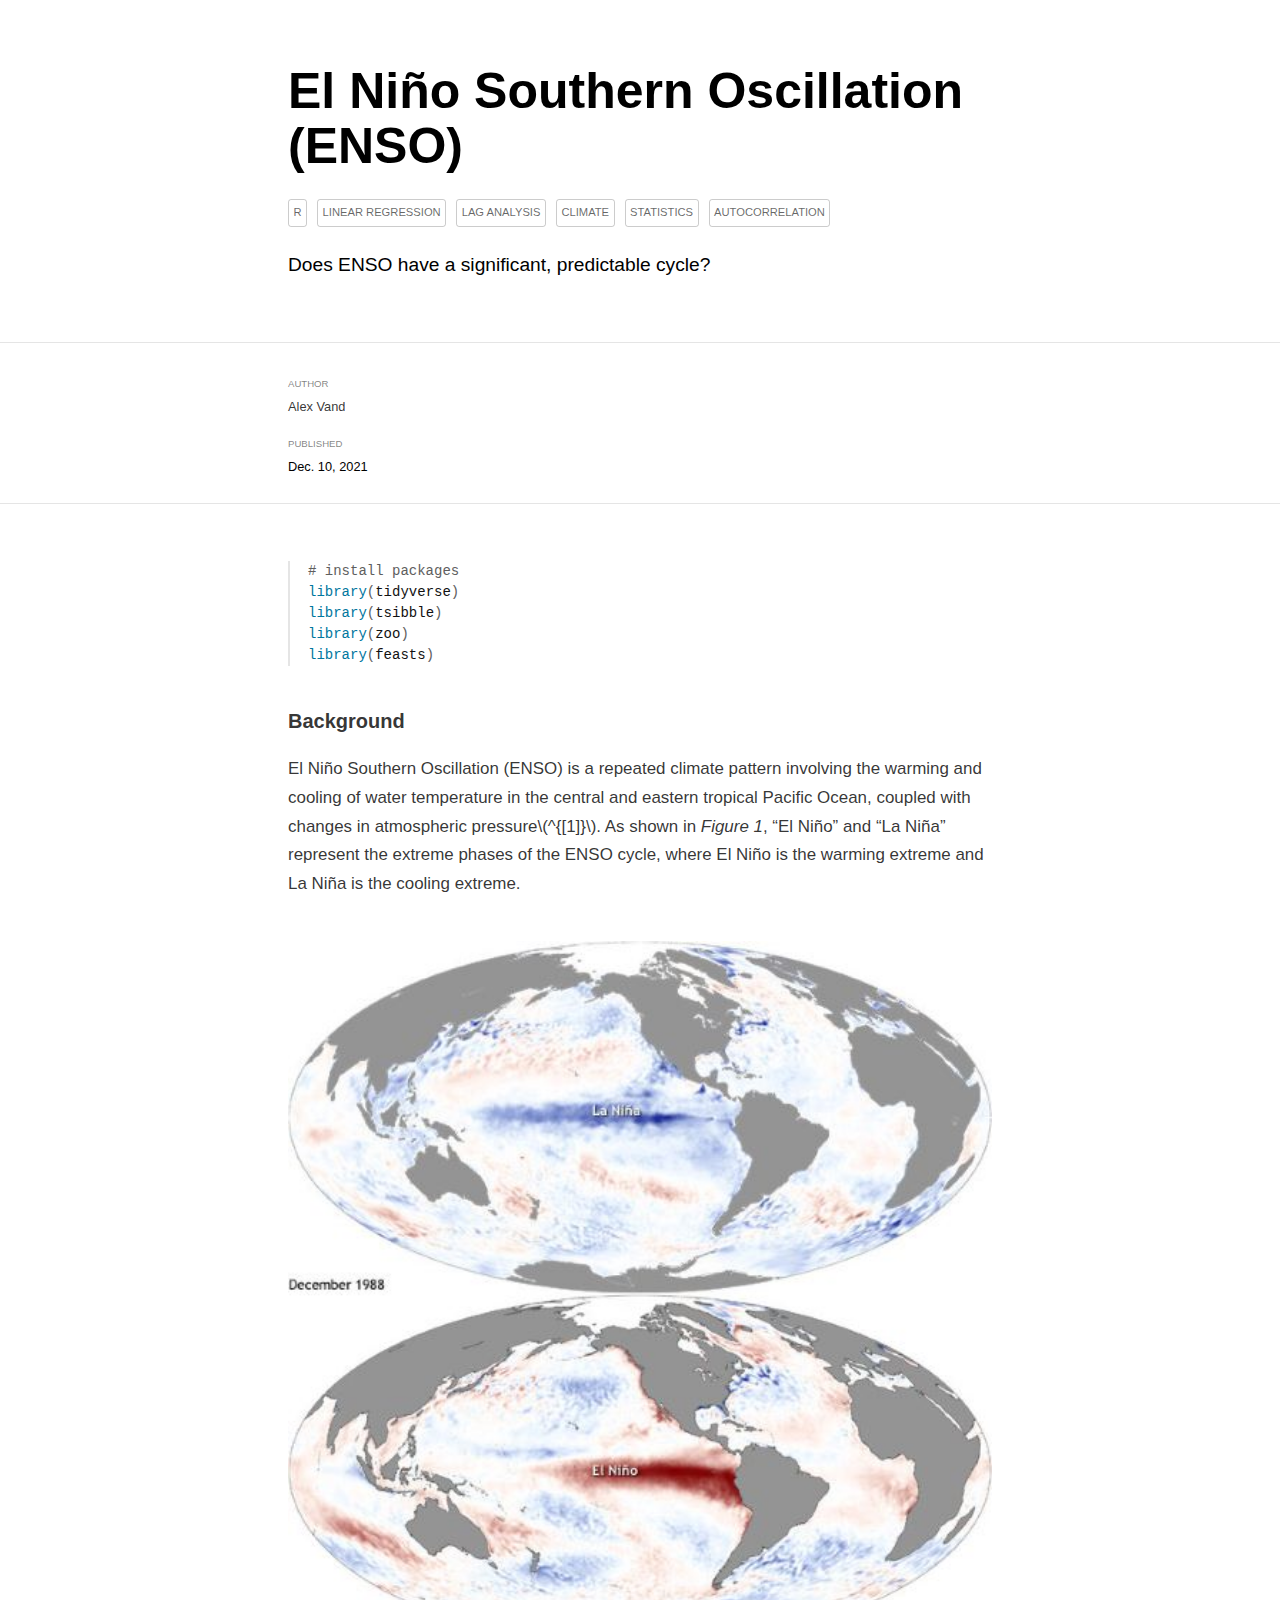
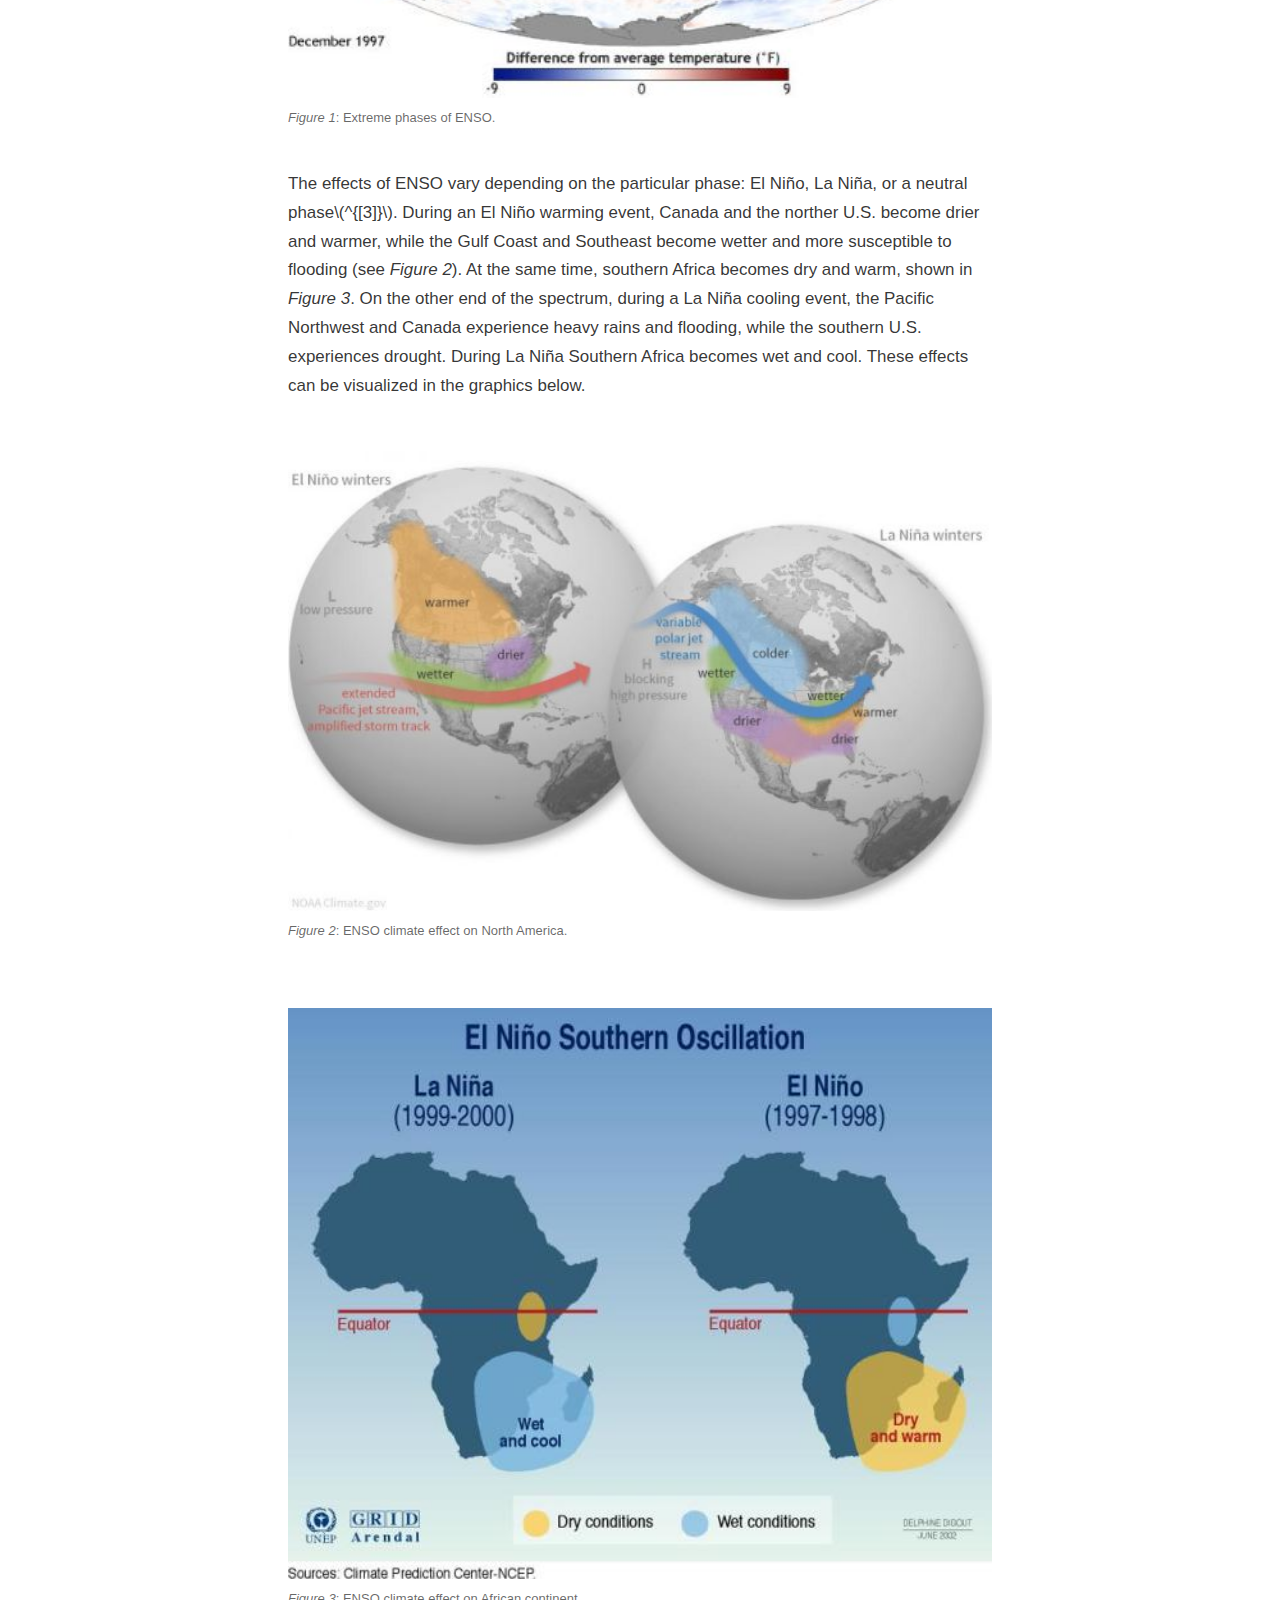
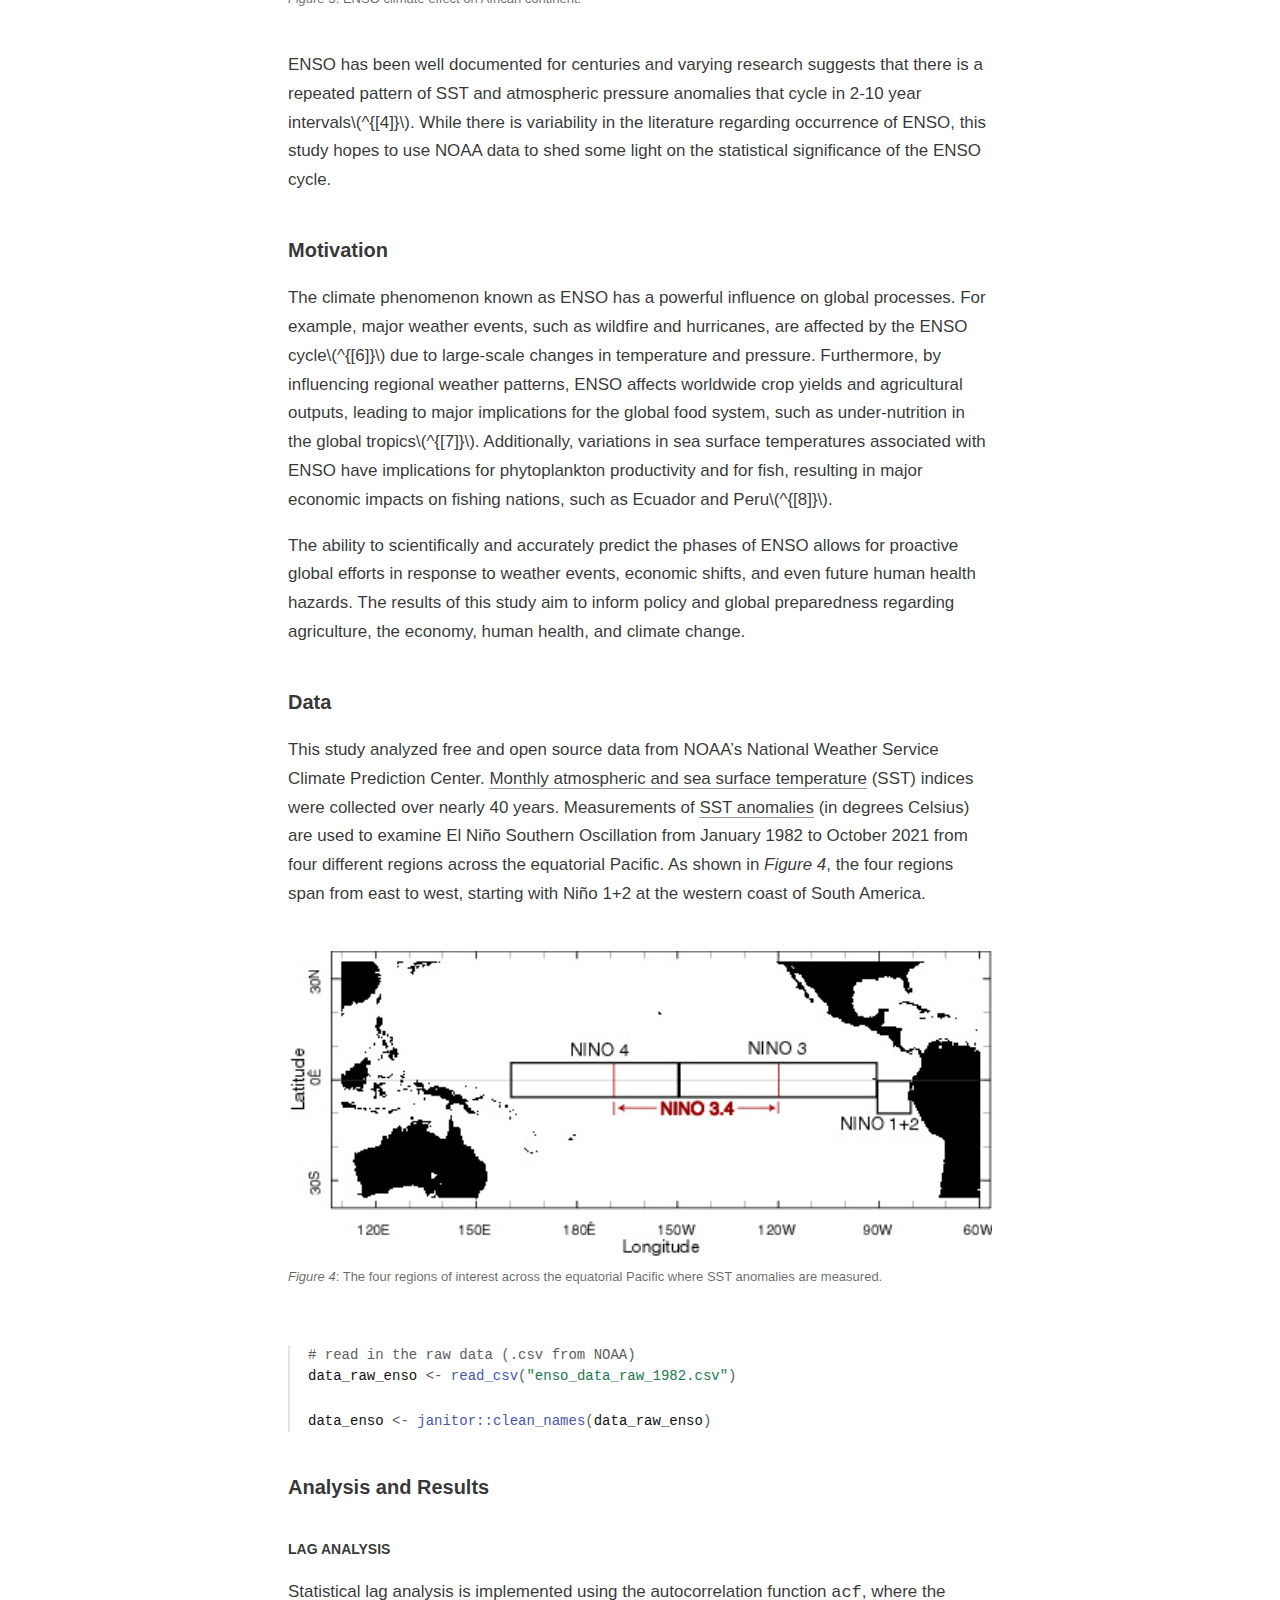
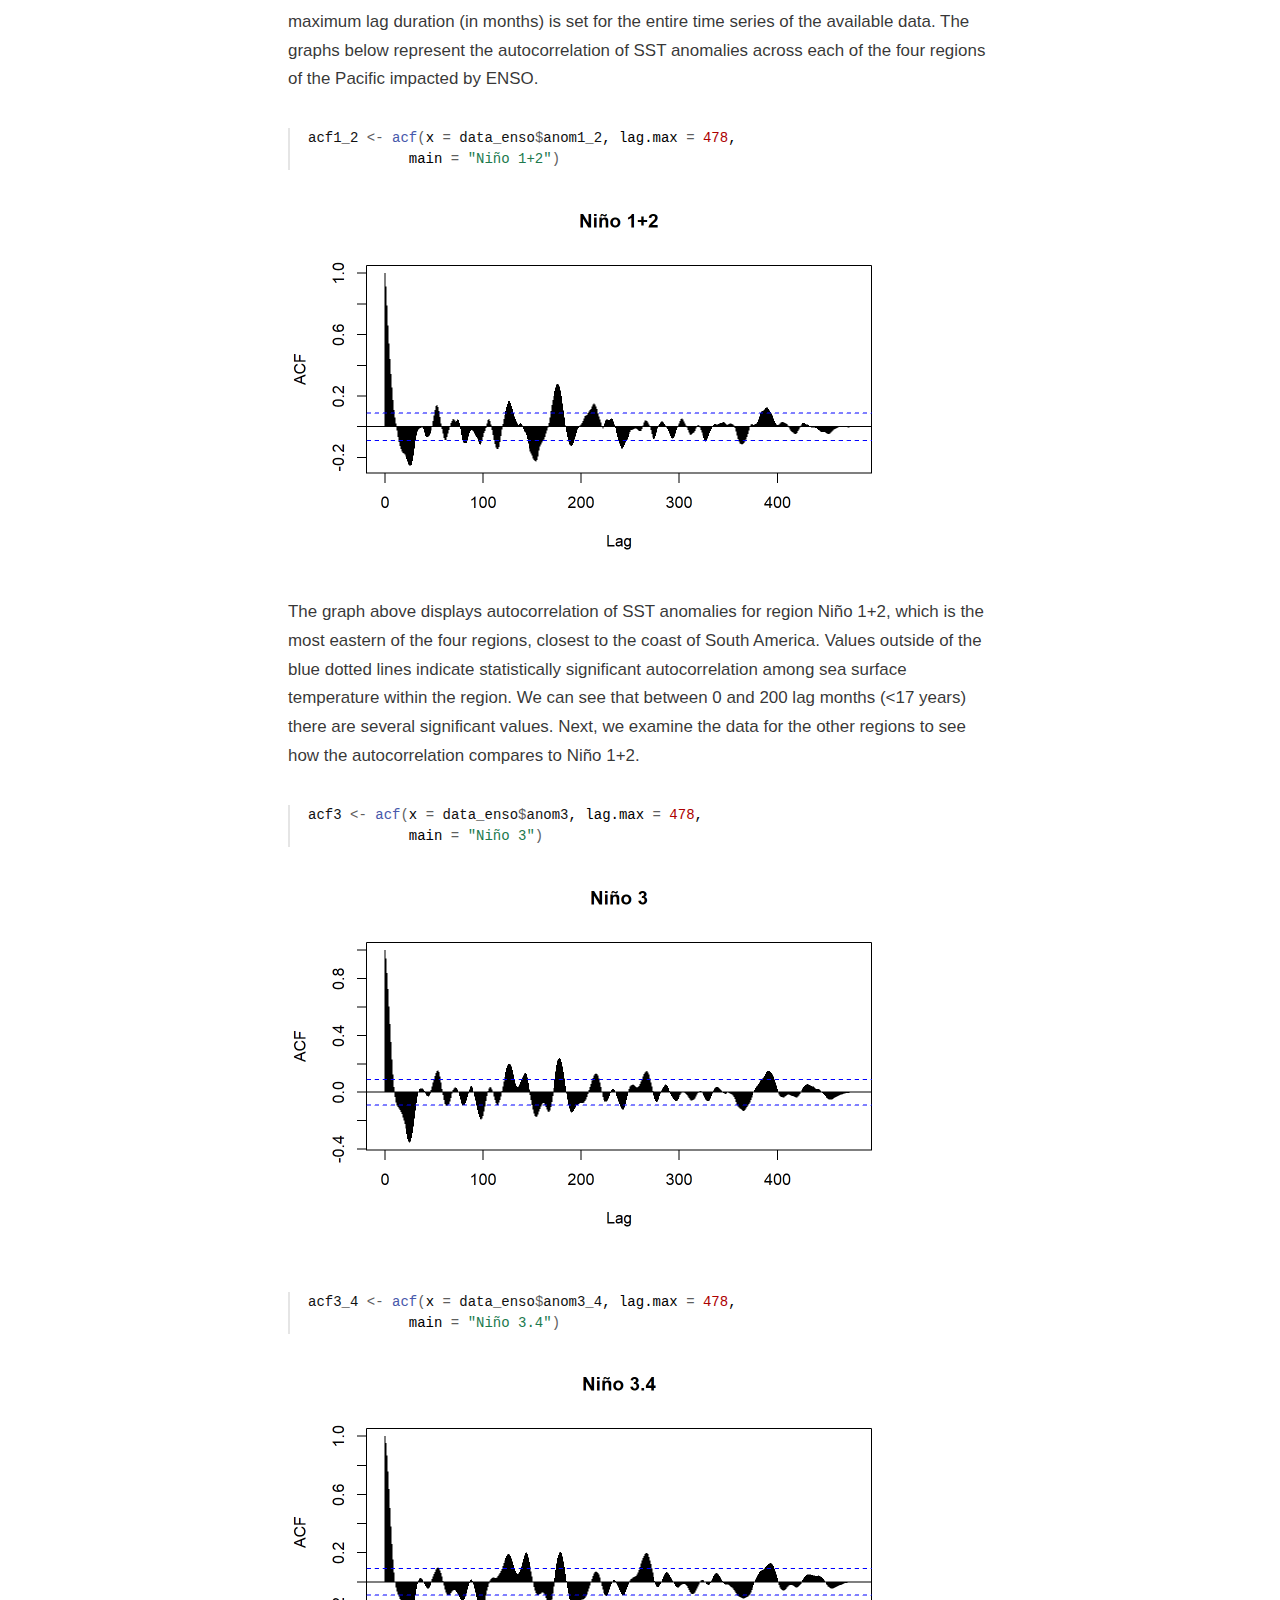
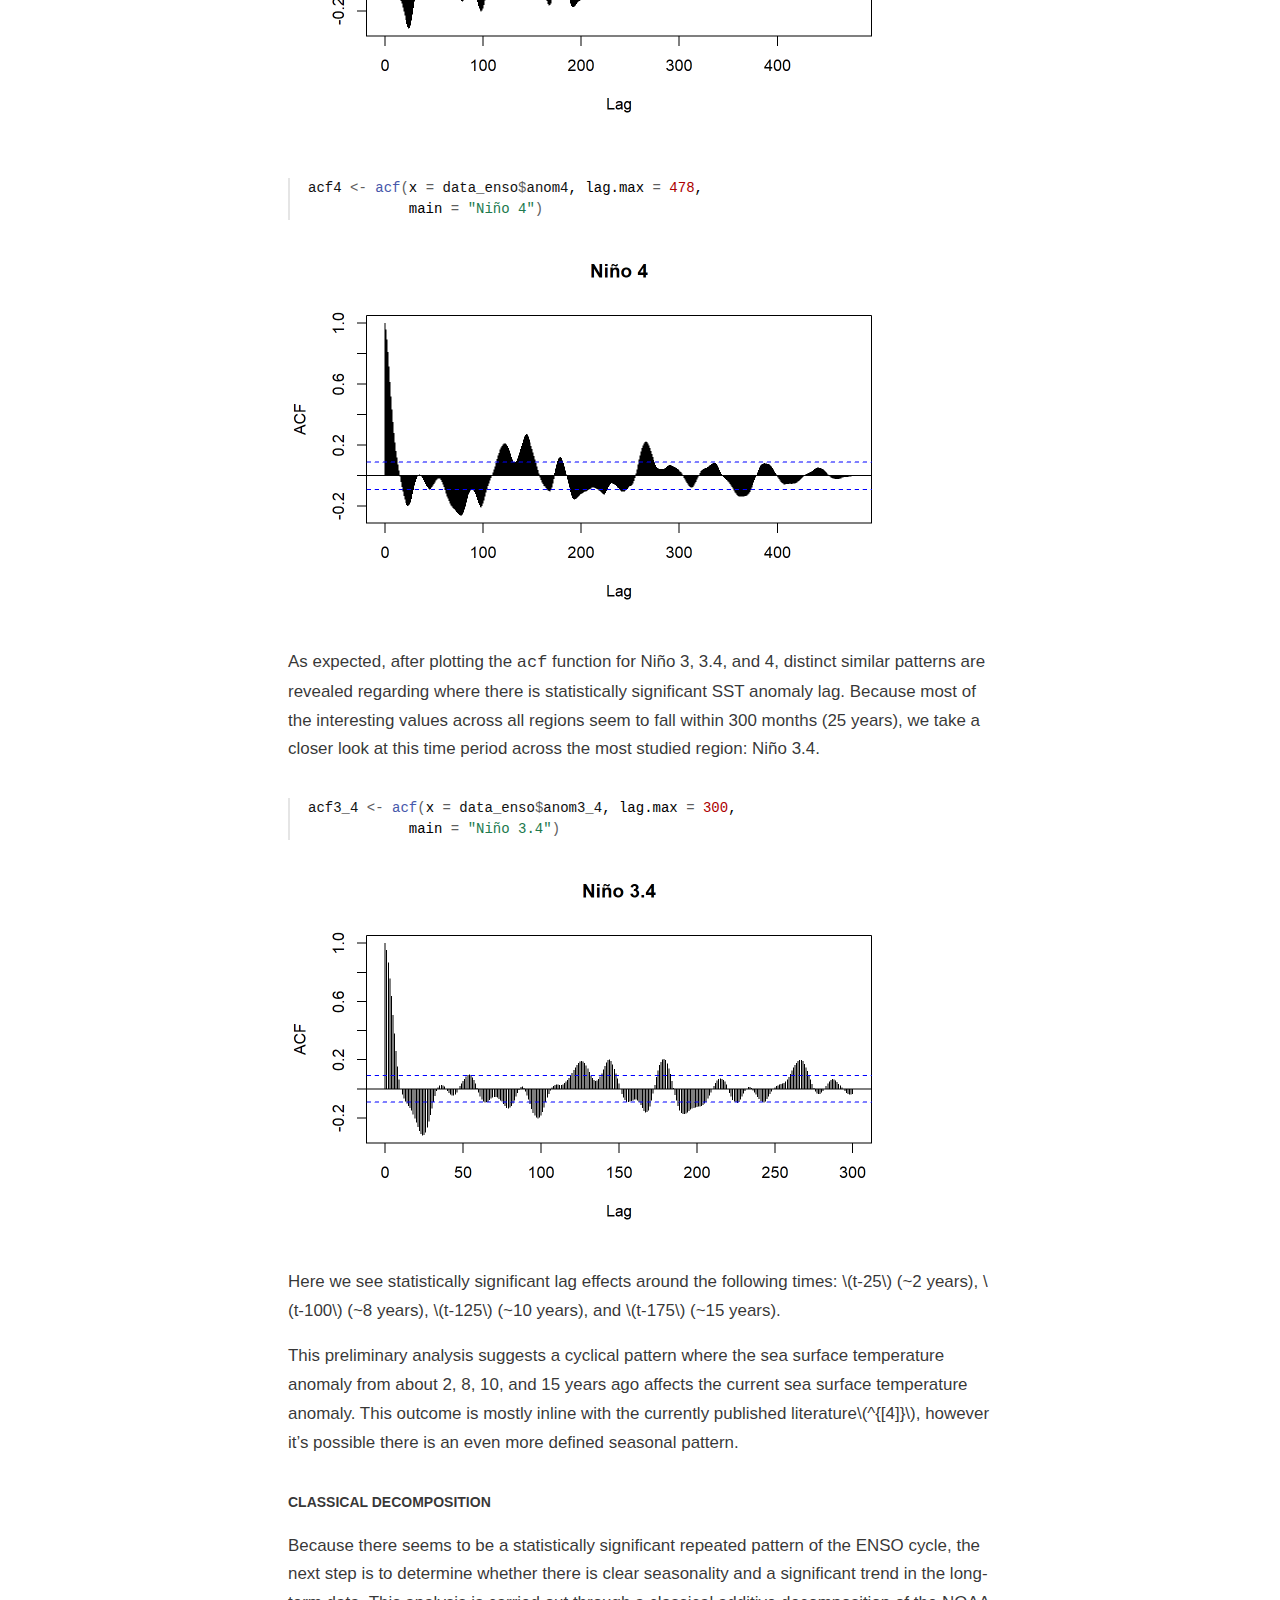
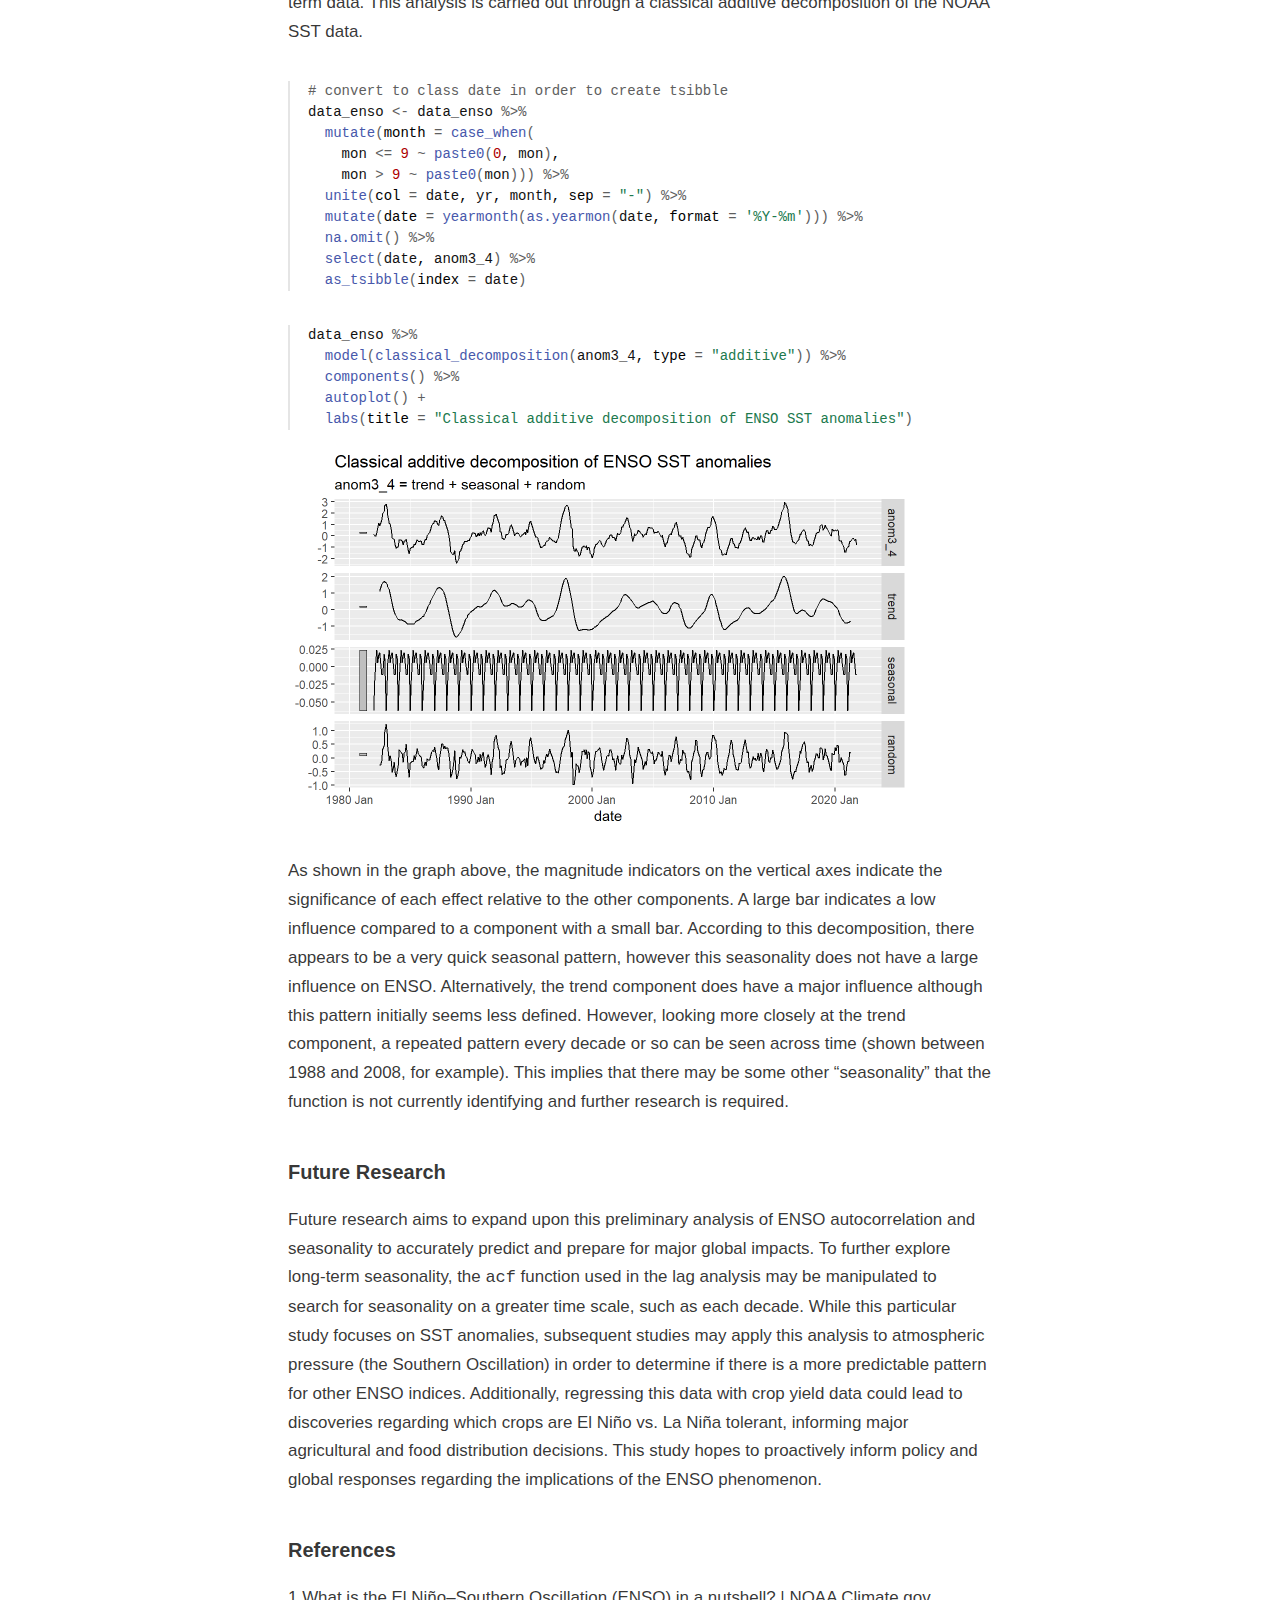
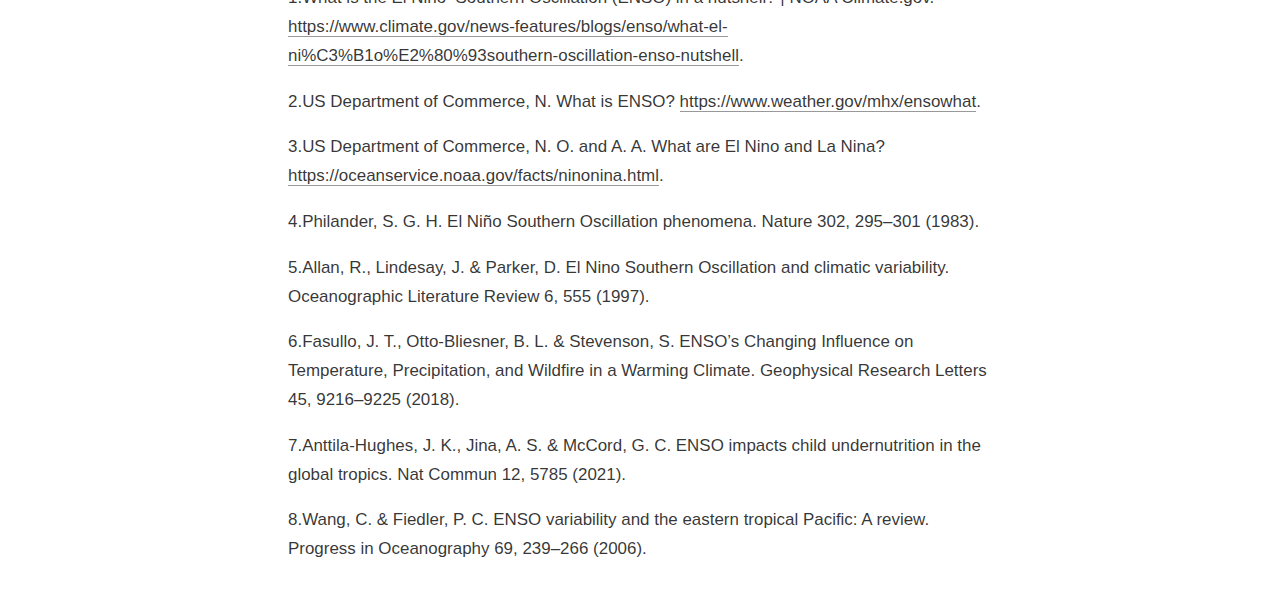
<file: _posts/enso/enso.html>
<!DOCTYPE html>

<html xmlns="http://www.w3.org/1999/xhtml" lang="" xml:lang="">

<head>
  <meta charset="utf-8"/>
  <meta name="viewport" content="width=device-width, initial-scale=1"/>
  <meta http-equiv="X-UA-Compatible" content="IE=Edge,chrome=1"/>
  <meta name="generator" content="distill" />

  <style type="text/css">
  /* Hide doc at startup (prevent jankiness while JS renders/transforms) */
  body {
    visibility: hidden;
  }
  </style>

 <!--radix_placeholder_import_source-->
 <!--/radix_placeholder_import_source-->

<style type="text/css">code{white-space: pre;}</style>
<style type="text/css" data-origin="pandoc">
pre > code.sourceCode { white-space: pre; position: relative; }
pre > code.sourceCode > span { display: inline-block; line-height: 1.25; }
pre > code.sourceCode > span:empty { height: 1.2em; }
.sourceCode { overflow: visible; }
code.sourceCode > span { color: inherit; text-decoration: inherit; }
div.sourceCode { margin: 1em 0; }
pre.sourceCode { margin: 0; }
@media screen {
div.sourceCode { overflow: auto; }
}
@media print {
pre > code.sourceCode { white-space: pre-wrap; }
pre > code.sourceCode > span { text-indent: -5em; padding-left: 5em; }
}
pre.numberSource code
  { counter-reset: source-line 0; }
pre.numberSource code > span
  { position: relative; left: -4em; counter-increment: source-line; }
pre.numberSource code > span > a:first-child::before
  { content: counter(source-line);
    position: relative; left: -1em; text-align: right; vertical-align: baseline;
    border: none; display: inline-block;
    -webkit-touch-callout: none; -webkit-user-select: none;
    -khtml-user-select: none; -moz-user-select: none;
    -ms-user-select: none; user-select: none;
    padding: 0 4px; width: 4em;
    color: #aaaaaa;
  }
pre.numberSource { margin-left: 3em; border-left: 1px solid #aaaaaa;  padding-left: 4px; }
div.sourceCode
  { color: #00769e; background-color: #f1f3f5; }
@media screen {
pre > code.sourceCode > span > a:first-child::before { text-decoration: underline; }
}
code span { color: #00769e; } /* Normal */
code span.al { color: #ad0000; } /* Alert */
code span.an { color: #5e5e5e; } /* Annotation */
code span.at { color: #657422; } /* Attribute */
code span.bn { color: #ad0000; } /* BaseN */
code span.bu { } /* BuiltIn */
code span.cf { color: #00769e; } /* ControlFlow */
code span.ch { color: #20794d; } /* Char */
code span.cn { color: #8f5902; } /* Constant */
code span.co { color: #5e5e5e; } /* Comment */
code span.cv { color: #5e5e5e; font-style: italic; } /* CommentVar */
code span.do { color: #5e5e5e; font-style: italic; } /* Documentation */
code span.dt { color: #ad0000; } /* DataType */
code span.dv { color: #ad0000; } /* DecVal */
code span.er { color: #ad0000; } /* Error */
code span.ex { } /* Extension */
code span.fl { color: #ad0000; } /* Float */
code span.fu { color: #4758ab; } /* Function */
code span.im { } /* Import */
code span.in { color: #5e5e5e; } /* Information */
code span.kw { color: #00769e; } /* Keyword */
code span.op { color: #5e5e5e; } /* Operator */
code span.ot { color: #00769e; } /* Other */
code span.pp { color: #ad0000; } /* Preprocessor */
code span.sc { color: #5e5e5e; } /* SpecialChar */
code span.ss { color: #20794d; } /* SpecialString */
code span.st { color: #20794d; } /* String */
code span.va { color: #111111; } /* Variable */
code span.vs { color: #20794d; } /* VerbatimString */
code span.wa { color: #5e5e5e; font-style: italic; } /* Warning */
</style>


  <!--radix_placeholder_meta_tags-->
  <title>El Niño Southern Oscillation (ENSO)</title>

  <meta property="description" itemprop="description" content="Does ENSO have a significant, predictable cycle?"/>


  <!--  https://schema.org/Article -->
  <meta property="article:published" itemprop="datePublished" content="2021-12-10"/>
  <meta property="article:created" itemprop="dateCreated" content="2021-12-10"/>
  <meta name="article:author" content="Alex Vand"/>

  <!--  https://developers.facebook.com/docs/sharing/webmasters#markup -->
  <meta property="og:title" content="El Niño Southern Oscillation (ENSO)"/>
  <meta property="og:type" content="article"/>
  <meta property="og:description" content="Does ENSO have a significant, predictable cycle?"/>
  <meta property="og:locale" content="en_US"/>

  <!--  https://dev.twitter.com/cards/types/summary -->
  <meta property="twitter:card" content="summary"/>
  <meta property="twitter:title" content="El Niño Southern Oscillation (ENSO)"/>
  <meta property="twitter:description" content="Does ENSO have a significant, predictable cycle?"/>

  <!--/radix_placeholder_meta_tags-->
  <!--radix_placeholder_rmarkdown_metadata-->

  <script type="text/json" id="radix-rmarkdown-metadata">
  {"type":"list","attributes":{"names":{"type":"character","attributes":{},"value":["title","description","author","date","output","categories"]}},"value":[{"type":"character","attributes":{},"value":["El Niño Southern Oscillation (ENSO)"]},{"type":"character","attributes":{},"value":["Does ENSO have a significant, predictable cycle?\n"]},{"type":"list","attributes":{},"value":[{"type":"list","attributes":{"names":{"type":"character","attributes":{},"value":["name","url"]}},"value":[{"type":"character","attributes":{},"value":["Alex Vand"]},{"type":"list","attributes":{"names":{"type":"character","attributes":{},"value":[]}},"value":[]}]}]},{"type":"character","attributes":{},"value":["2021-12-10"]},{"type":"list","attributes":{"names":{"type":"character","attributes":{},"value":["distill::distill_article"]}},"value":[{"type":"list","attributes":{"names":{"type":"character","attributes":{},"value":["self_contained"]}},"value":[{"type":"logical","attributes":{},"value":[false]}]}]},{"type":"character","attributes":{},"value":["R","linear regression","lag analysis","climate","statistics","autocorrelation"]}]}
  </script>
  <!--/radix_placeholder_rmarkdown_metadata-->
  
  <script type="text/json" id="radix-resource-manifest">
  {"type":"character","attributes":{},"value":["enso_data_raw_1982.csv","enso_files/anchor-4.2.2/anchor.min.js","enso_files/bowser-1.9.3/bowser.min.js","enso_files/distill-2.2.21/template.v2.js","enso_files/figure-html5/unnamed-chunk-3-1.png","enso_files/figure-html5/unnamed-chunk-4-1.png","enso_files/figure-html5/unnamed-chunk-5-1.png","enso_files/figure-html5/unnamed-chunk-6-1.png","enso_files/figure-html5/unnamed-chunk-7-1.png","enso_files/figure-html5/unnamed-chunk-9-1.png","enso_files/header-attrs-2.14/header-attrs.js","enso_files/jquery-3.6.0/jquery-3.6.0.js","enso_files/jquery-3.6.0/jquery-3.6.0.min.js","enso_files/jquery-3.6.0/jquery-3.6.0.min.map","enso_files/popper-2.6.0/popper.min.js","enso_files/tippy-6.2.7/tippy-bundle.umd.min.js","enso_files/tippy-6.2.7/tippy-light-border.css","enso_files/tippy-6.2.7/tippy.css","enso_files/tippy-6.2.7/tippy.umd.min.js","enso_files/webcomponents-2.0.0/webcomponents.js","images/africa.jpg","images/americas.jpg","images/iconic_ENSO.jpg","images/NINO_Regions.jpg"]}
  </script>
  <!--radix_placeholder_navigation_in_header-->
  <!--/radix_placeholder_navigation_in_header-->
  <!--radix_placeholder_distill-->

  <style type="text/css">

  body {
    background-color: white;
  }

  .pandoc-table {
    width: 100%;
  }

  .pandoc-table>caption {
    margin-bottom: 10px;
  }

  .pandoc-table th:not([align]) {
    text-align: left;
  }

  .pagedtable-footer {
    font-size: 15px;
  }

  d-byline .byline {
    grid-template-columns: 2fr 2fr;
  }

  d-byline .byline h3 {
    margin-block-start: 1.5em;
  }

  d-byline .byline .authors-affiliations h3 {
    margin-block-start: 0.5em;
  }

  .authors-affiliations .orcid-id {
    width: 16px;
    height:16px;
    margin-left: 4px;
    margin-right: 4px;
    vertical-align: middle;
    padding-bottom: 2px;
  }

  d-title .dt-tags {
    margin-top: 1em;
    grid-column: text;
  }

  .dt-tags .dt-tag {
    text-decoration: none;
    display: inline-block;
    color: rgba(0,0,0,0.6);
    padding: 0em 0.4em;
    margin-right: 0.5em;
    margin-bottom: 0.4em;
    font-size: 70%;
    border: 1px solid rgba(0,0,0,0.2);
    border-radius: 3px;
    text-transform: uppercase;
    font-weight: 500;
  }

  d-article table.gt_table td,
  d-article table.gt_table th {
    border-bottom: none;
    font-size: 100%;
  }

  .html-widget {
    margin-bottom: 2.0em;
  }

  .l-screen-inset {
    padding-right: 16px;
  }

  .l-screen .caption {
    margin-left: 10px;
  }

  .shaded {
    background: rgb(247, 247, 247);
    padding-top: 20px;
    padding-bottom: 20px;
    border-top: 1px solid rgba(0, 0, 0, 0.1);
    border-bottom: 1px solid rgba(0, 0, 0, 0.1);
  }

  .shaded .html-widget {
    margin-bottom: 0;
    border: 1px solid rgba(0, 0, 0, 0.1);
  }

  .shaded .shaded-content {
    background: white;
  }

  .text-output {
    margin-top: 0;
    line-height: 1.5em;
  }

  .hidden {
    display: none !important;
  }

  d-article {
    padding-top: 2.5rem;
    padding-bottom: 30px;
  }

  d-appendix {
    padding-top: 30px;
  }

  d-article>p>img {
    width: 100%;
  }

  d-article h2 {
    margin: 1rem 0 1.5rem 0;
  }

  d-article h3 {
    margin-top: 1.5rem;
  }

  d-article iframe {
    border: 1px solid rgba(0, 0, 0, 0.1);
    margin-bottom: 2.0em;
    width: 100%;
  }

  /* Tweak code blocks */

  d-article div.sourceCode code,
  d-article pre code {
    font-family: Consolas, Monaco, 'Andale Mono', 'Ubuntu Mono', monospace;
  }

  d-article pre,
  d-article div.sourceCode,
  d-article div.sourceCode pre {
    overflow: auto;
  }

  d-article div.sourceCode {
    background-color: white;
  }

  d-article div.sourceCode pre {
    padding-left: 10px;
    font-size: 12px;
    border-left: 2px solid rgba(0,0,0,0.1);
  }

  d-article pre {
    font-size: 12px;
    color: black;
    background: none;
    margin-top: 0;
    text-align: left;
    white-space: pre;
    word-spacing: normal;
    word-break: normal;
    word-wrap: normal;
    line-height: 1.5;

    -moz-tab-size: 4;
    -o-tab-size: 4;
    tab-size: 4;

    -webkit-hyphens: none;
    -moz-hyphens: none;
    -ms-hyphens: none;
    hyphens: none;
  }

  d-article pre a {
    border-bottom: none;
  }

  d-article pre a:hover {
    border-bottom: none;
    text-decoration: underline;
  }

  d-article details {
    grid-column: text;
    margin-bottom: 0.8em;
  }

  @media(min-width: 768px) {

  d-article pre,
  d-article div.sourceCode,
  d-article div.sourceCode pre {
    overflow: visible !important;
  }

  d-article div.sourceCode pre {
    padding-left: 18px;
    font-size: 14px;
  }

  d-article pre {
    font-size: 14px;
  }

  }

  figure img.external {
    background: white;
    border: 1px solid rgba(0, 0, 0, 0.1);
    box-shadow: 0 1px 8px rgba(0, 0, 0, 0.1);
    padding: 18px;
    box-sizing: border-box;
  }

  /* CSS for d-contents */

  .d-contents {
    grid-column: text;
    color: rgba(0,0,0,0.8);
    font-size: 0.9em;
    padding-bottom: 1em;
    margin-bottom: 1em;
    padding-bottom: 0.5em;
    margin-bottom: 1em;
    padding-left: 0.25em;
    justify-self: start;
  }

  @media(min-width: 1000px) {
    .d-contents.d-contents-float {
      height: 0;
      grid-column-start: 1;
      grid-column-end: 4;
      justify-self: center;
      padding-right: 3em;
      padding-left: 2em;
    }
  }

  .d-contents nav h3 {
    font-size: 18px;
    margin-top: 0;
    margin-bottom: 1em;
  }

  .d-contents li {
    list-style-type: none
  }

  .d-contents nav > ul {
    padding-left: 0;
  }

  .d-contents ul {
    padding-left: 1em
  }

  .d-contents nav ul li {
    margin-top: 0.6em;
    margin-bottom: 0.2em;
  }

  .d-contents nav a {
    font-size: 13px;
    border-bottom: none;
    text-decoration: none
    color: rgba(0, 0, 0, 0.8);
  }

  .d-contents nav a:hover {
    text-decoration: underline solid rgba(0, 0, 0, 0.6)
  }

  .d-contents nav > ul > li > a {
    font-weight: 600;
  }

  .d-contents nav > ul > li > ul {
    font-weight: inherit;
  }

  .d-contents nav > ul > li > ul > li {
    margin-top: 0.2em;
  }


  .d-contents nav ul {
    margin-top: 0;
    margin-bottom: 0.25em;
  }

  .d-article-with-toc h2:nth-child(2) {
    margin-top: 0;
  }


  /* Figure */

  .figure {
    position: relative;
    margin-bottom: 2.5em;
    margin-top: 1.5em;
  }

  .figure .caption {
    color: rgba(0, 0, 0, 0.6);
    font-size: 12px;
    line-height: 1.5em;
  }

  .figure img.external {
    background: white;
    border: 1px solid rgba(0, 0, 0, 0.1);
    box-shadow: 0 1px 8px rgba(0, 0, 0, 0.1);
    padding: 18px;
    box-sizing: border-box;
  }

  .figure .caption a {
    color: rgba(0, 0, 0, 0.6);
  }

  .figure .caption b,
  .figure .caption strong, {
    font-weight: 600;
    color: rgba(0, 0, 0, 1.0);
  }

  /* Citations */

  d-article .citation {
    color: inherit;
    cursor: inherit;
  }

  div.hanging-indent{
    margin-left: 1em; text-indent: -1em;
  }

  /* Citation hover box */

  .tippy-box[data-theme~=light-border] {
    background-color: rgba(250, 250, 250, 0.95);
  }

  .tippy-content > p {
    margin-bottom: 0;
    padding: 2px;
  }


  /* Tweak 1000px media break to show more text */

  @media(min-width: 1000px) {
    .base-grid,
    distill-header,
    d-title,
    d-abstract,
    d-article,
    d-appendix,
    distill-appendix,
    d-byline,
    d-footnote-list,
    d-citation-list,
    distill-footer {
      grid-template-columns: [screen-start] 1fr [page-start kicker-start] 80px [middle-start] 50px [text-start kicker-end] 65px 65px 65px 65px 65px 65px 65px 65px [text-end gutter-start] 65px [middle-end] 65px [page-end gutter-end] 1fr [screen-end];
      grid-column-gap: 16px;
    }

    .grid {
      grid-column-gap: 16px;
    }

    d-article {
      font-size: 1.06rem;
      line-height: 1.7em;
    }
    figure .caption, .figure .caption, figure figcaption {
      font-size: 13px;
    }
  }

  @media(min-width: 1180px) {
    .base-grid,
    distill-header,
    d-title,
    d-abstract,
    d-article,
    d-appendix,
    distill-appendix,
    d-byline,
    d-footnote-list,
    d-citation-list,
    distill-footer {
      grid-template-columns: [screen-start] 1fr [page-start kicker-start] 60px [middle-start] 60px [text-start kicker-end] 60px 60px 60px 60px 60px 60px 60px 60px [text-end gutter-start] 60px [middle-end] 60px [page-end gutter-end] 1fr [screen-end];
      grid-column-gap: 32px;
    }

    .grid {
      grid-column-gap: 32px;
    }
  }


  /* Get the citation styles for the appendix (not auto-injected on render since
     we do our own rendering of the citation appendix) */

  d-appendix .citation-appendix,
  .d-appendix .citation-appendix {
    font-size: 11px;
    line-height: 15px;
    border-left: 1px solid rgba(0, 0, 0, 0.1);
    padding-left: 18px;
    border: 1px solid rgba(0,0,0,0.1);
    background: rgba(0, 0, 0, 0.02);
    padding: 10px 18px;
    border-radius: 3px;
    color: rgba(150, 150, 150, 1);
    overflow: hidden;
    margin-top: -12px;
    white-space: pre-wrap;
    word-wrap: break-word;
  }

  /* Include appendix styles here so they can be overridden */

  d-appendix {
    contain: layout style;
    font-size: 0.8em;
    line-height: 1.7em;
    margin-top: 60px;
    margin-bottom: 0;
    border-top: 1px solid rgba(0, 0, 0, 0.1);
    color: rgba(0,0,0,0.5);
    padding-top: 60px;
    padding-bottom: 48px;
  }

  d-appendix h3 {
    grid-column: page-start / text-start;
    font-size: 15px;
    font-weight: 500;
    margin-top: 1em;
    margin-bottom: 0;
    color: rgba(0,0,0,0.65);
  }

  d-appendix h3 + * {
    margin-top: 1em;
  }

  d-appendix ol {
    padding: 0 0 0 15px;
  }

  @media (min-width: 768px) {
    d-appendix ol {
      padding: 0 0 0 30px;
      margin-left: -30px;
    }
  }

  d-appendix li {
    margin-bottom: 1em;
  }

  d-appendix a {
    color: rgba(0, 0, 0, 0.6);
  }

  d-appendix > * {
    grid-column: text;
  }

  d-appendix > d-footnote-list,
  d-appendix > d-citation-list,
  d-appendix > distill-appendix {
    grid-column: screen;
  }

  /* Include footnote styles here so they can be overridden */

  d-footnote-list {
    contain: layout style;
  }

  d-footnote-list > * {
    grid-column: text;
  }

  d-footnote-list a.footnote-backlink {
    color: rgba(0,0,0,0.3);
    padding-left: 0.5em;
  }



  /* Anchor.js */

  .anchorjs-link {
    /*transition: all .25s linear; */
    text-decoration: none;
    border-bottom: none;
  }
  *:hover > .anchorjs-link {
    margin-left: -1.125em !important;
    text-decoration: none;
    border-bottom: none;
  }

  /* Social footer */

  .social_footer {
    margin-top: 30px;
    margin-bottom: 0;
    color: rgba(0,0,0,0.67);
  }

  .disqus-comments {
    margin-right: 30px;
  }

  .disqus-comment-count {
    border-bottom: 1px solid rgba(0, 0, 0, 0.4);
    cursor: pointer;
  }

  #disqus_thread {
    margin-top: 30px;
  }

  .article-sharing a {
    border-bottom: none;
    margin-right: 8px;
  }

  .article-sharing a:hover {
    border-bottom: none;
  }

  .sidebar-section.subscribe {
    font-size: 12px;
    line-height: 1.6em;
  }

  .subscribe p {
    margin-bottom: 0.5em;
  }


  .article-footer .subscribe {
    font-size: 15px;
    margin-top: 45px;
  }


  .sidebar-section.custom {
    font-size: 12px;
    line-height: 1.6em;
  }

  .custom p {
    margin-bottom: 0.5em;
  }

  /* Styles for listing layout (hide title) */
  .layout-listing d-title, .layout-listing .d-title {
    display: none;
  }

  /* Styles for posts lists (not auto-injected) */


  .posts-with-sidebar {
    padding-left: 45px;
    padding-right: 45px;
  }

  .posts-list .description h2,
  .posts-list .description p {
    font-family: -apple-system, BlinkMacSystemFont, "Segoe UI", Roboto, Oxygen, Ubuntu, Cantarell, "Fira Sans", "Droid Sans", "Helvetica Neue", Arial, sans-serif;
  }

  .posts-list .description h2 {
    font-weight: 700;
    border-bottom: none;
    padding-bottom: 0;
  }

  .posts-list h2.post-tag {
    border-bottom: 1px solid rgba(0, 0, 0, 0.2);
    padding-bottom: 12px;
  }
  .posts-list {
    margin-top: 60px;
    margin-bottom: 24px;
  }

  .posts-list .post-preview {
    text-decoration: none;
    overflow: hidden;
    display: block;
    border-bottom: 1px solid rgba(0, 0, 0, 0.1);
    padding: 24px 0;
  }

  .post-preview-last {
    border-bottom: none !important;
  }

  .posts-list .posts-list-caption {
    grid-column: screen;
    font-weight: 400;
  }

  .posts-list .post-preview h2 {
    margin: 0 0 6px 0;
    line-height: 1.2em;
    font-style: normal;
    font-size: 24px;
  }

  .posts-list .post-preview p {
    margin: 0 0 12px 0;
    line-height: 1.4em;
    font-size: 16px;
  }

  .posts-list .post-preview .thumbnail {
    box-sizing: border-box;
    margin-bottom: 24px;
    position: relative;
    max-width: 500px;
  }
  .posts-list .post-preview img {
    width: 100%;
    display: block;
  }

  .posts-list .metadata {
    font-size: 12px;
    line-height: 1.4em;
    margin-bottom: 18px;
  }

  .posts-list .metadata > * {
    display: inline-block;
  }

  .posts-list .metadata .publishedDate {
    margin-right: 2em;
  }

  .posts-list .metadata .dt-authors {
    display: block;
    margin-top: 0.3em;
    margin-right: 2em;
  }

  .posts-list .dt-tags {
    display: block;
    line-height: 1em;
  }

  .posts-list .dt-tags .dt-tag {
    display: inline-block;
    color: rgba(0,0,0,0.6);
    padding: 0.3em 0.4em;
    margin-right: 0.2em;
    margin-bottom: 0.4em;
    font-size: 60%;
    border: 1px solid rgba(0,0,0,0.2);
    border-radius: 3px;
    text-transform: uppercase;
    font-weight: 500;
  }

  .posts-list img {
    opacity: 1;
  }

  .posts-list img[data-src] {
    opacity: 0;
  }

  .posts-more {
    clear: both;
  }


  .posts-sidebar {
    font-size: 16px;
  }

  .posts-sidebar h3 {
    font-size: 16px;
    margin-top: 0;
    margin-bottom: 0.5em;
    font-weight: 400;
    text-transform: uppercase;
  }

  .sidebar-section {
    margin-bottom: 30px;
  }

  .categories ul {
    list-style-type: none;
    margin: 0;
    padding: 0;
  }

  .categories li {
    color: rgba(0, 0, 0, 0.8);
    margin-bottom: 0;
  }

  .categories li>a {
    border-bottom: none;
  }

  .categories li>a:hover {
    border-bottom: 1px solid rgba(0, 0, 0, 0.4);
  }

  .categories .active {
    font-weight: 600;
  }

  .categories .category-count {
    color: rgba(0, 0, 0, 0.4);
  }


  @media(min-width: 768px) {
    .posts-list .post-preview h2 {
      font-size: 26px;
    }
    .posts-list .post-preview .thumbnail {
      float: right;
      width: 30%;
      margin-bottom: 0;
    }
    .posts-list .post-preview .description {
      float: left;
      width: 45%;
    }
    .posts-list .post-preview .metadata {
      float: left;
      width: 20%;
      margin-top: 8px;
    }
    .posts-list .post-preview p {
      margin: 0 0 12px 0;
      line-height: 1.5em;
      font-size: 16px;
    }
    .posts-with-sidebar .posts-list {
      float: left;
      width: 75%;
    }
    .posts-with-sidebar .posts-sidebar {
      float: right;
      width: 20%;
      margin-top: 60px;
      padding-top: 24px;
      padding-bottom: 24px;
    }
  }


  /* Improve display for browsers without grid (IE/Edge <= 15) */

  .downlevel {
    line-height: 1.6em;
    font-family: -apple-system, BlinkMacSystemFont, "Segoe UI", Roboto, Oxygen, Ubuntu, Cantarell, "Fira Sans", "Droid Sans", "Helvetica Neue", Arial, sans-serif;
    margin: 0;
  }

  .downlevel .d-title {
    padding-top: 6rem;
    padding-bottom: 1.5rem;
  }

  .downlevel .d-title h1 {
    font-size: 50px;
    font-weight: 700;
    line-height: 1.1em;
    margin: 0 0 0.5rem;
  }

  .downlevel .d-title p {
    font-weight: 300;
    font-size: 1.2rem;
    line-height: 1.55em;
    margin-top: 0;
  }

  .downlevel .d-byline {
    padding-top: 0.8em;
    padding-bottom: 0.8em;
    font-size: 0.8rem;
    line-height: 1.8em;
  }

  .downlevel .section-separator {
    border: none;
    border-top: 1px solid rgba(0, 0, 0, 0.1);
  }

  .downlevel .d-article {
    font-size: 1.06rem;
    line-height: 1.7em;
    padding-top: 1rem;
    padding-bottom: 2rem;
  }


  .downlevel .d-appendix {
    padding-left: 0;
    padding-right: 0;
    max-width: none;
    font-size: 0.8em;
    line-height: 1.7em;
    margin-bottom: 0;
    color: rgba(0,0,0,0.5);
    padding-top: 40px;
    padding-bottom: 48px;
  }

  .downlevel .footnotes ol {
    padding-left: 13px;
  }

  .downlevel .base-grid,
  .downlevel .distill-header,
  .downlevel .d-title,
  .downlevel .d-abstract,
  .downlevel .d-article,
  .downlevel .d-appendix,
  .downlevel .distill-appendix,
  .downlevel .d-byline,
  .downlevel .d-footnote-list,
  .downlevel .d-citation-list,
  .downlevel .distill-footer,
  .downlevel .appendix-bottom,
  .downlevel .posts-container {
    padding-left: 40px;
    padding-right: 40px;
  }

  @media(min-width: 768px) {
    .downlevel .base-grid,
    .downlevel .distill-header,
    .downlevel .d-title,
    .downlevel .d-abstract,
    .downlevel .d-article,
    .downlevel .d-appendix,
    .downlevel .distill-appendix,
    .downlevel .d-byline,
    .downlevel .d-footnote-list,
    .downlevel .d-citation-list,
    .downlevel .distill-footer,
    .downlevel .appendix-bottom,
    .downlevel .posts-container {
    padding-left: 150px;
    padding-right: 150px;
    max-width: 900px;
  }
  }

  .downlevel pre code {
    display: block;
    border-left: 2px solid rgba(0, 0, 0, .1);
    padding: 0 0 0 20px;
    font-size: 14px;
  }

  .downlevel code, .downlevel pre {
    color: black;
    background: none;
    font-family: Consolas, Monaco, 'Andale Mono', 'Ubuntu Mono', monospace;
    text-align: left;
    white-space: pre;
    word-spacing: normal;
    word-break: normal;
    word-wrap: normal;
    line-height: 1.5;

    -moz-tab-size: 4;
    -o-tab-size: 4;
    tab-size: 4;

    -webkit-hyphens: none;
    -moz-hyphens: none;
    -ms-hyphens: none;
    hyphens: none;
  }

  .downlevel .posts-list .post-preview {
    color: inherit;
  }



  </style>

  <script type="application/javascript">

  function is_downlevel_browser() {
    if (bowser.isUnsupportedBrowser({ msie: "12", msedge: "16"},
                                   window.navigator.userAgent)) {
      return true;
    } else {
      return window.load_distill_framework === undefined;
    }
  }

  // show body when load is complete
  function on_load_complete() {

    // add anchors
    if (window.anchors) {
      window.anchors.options.placement = 'left';
      window.anchors.add('d-article > h2, d-article > h3, d-article > h4, d-article > h5');
    }


    // set body to visible
    document.body.style.visibility = 'visible';

    // force redraw for leaflet widgets
    if (window.HTMLWidgets) {
      var maps = window.HTMLWidgets.findAll(".leaflet");
      $.each(maps, function(i, el) {
        var map = this.getMap();
        map.invalidateSize();
        map.eachLayer(function(layer) {
          if (layer instanceof L.TileLayer)
            layer.redraw();
        });
      });
    }

    // trigger 'shown' so htmlwidgets resize
    $('d-article').trigger('shown');
  }

  function init_distill() {

    init_common();

    // create front matter
    var front_matter = $('<d-front-matter></d-front-matter>');
    $('#distill-front-matter').wrap(front_matter);

    // create d-title
    $('.d-title').changeElementType('d-title');

    // create d-byline
    var byline = $('<d-byline></d-byline>');
    $('.d-byline').replaceWith(byline);

    // create d-article
    var article = $('<d-article></d-article>');
    $('.d-article').wrap(article).children().unwrap();

    // move posts container into article
    $('.posts-container').appendTo($('d-article'));

    // create d-appendix
    $('.d-appendix').changeElementType('d-appendix');

    // flag indicating that we have appendix items
    var appendix = $('.appendix-bottom').children('h3').length > 0;

    // replace footnotes with <d-footnote>
    $('.footnote-ref').each(function(i, val) {
      appendix = true;
      var href = $(this).attr('href');
      var id = href.replace('#', '');
      var fn = $('#' + id);
      var fn_p = $('#' + id + '>p');
      fn_p.find('.footnote-back').remove();
      var text = fn_p.html();
      var dtfn = $('<d-footnote></d-footnote>');
      dtfn.html(text);
      $(this).replaceWith(dtfn);
    });
    // remove footnotes
    $('.footnotes').remove();

    // move refs into #references-listing
    $('#references-listing').replaceWith($('#refs'));

    $('h1.appendix, h2.appendix').each(function(i, val) {
      $(this).changeElementType('h3');
    });
    $('h3.appendix').each(function(i, val) {
      var id = $(this).attr('id');
      $('.d-contents a[href="#' + id + '"]').parent().remove();
      appendix = true;
      $(this).nextUntil($('h1, h2, h3')).addBack().appendTo($('d-appendix'));
    });

    // show d-appendix if we have appendix content
    $("d-appendix").css('display', appendix ? 'grid' : 'none');

    // localize layout chunks to just output
    $('.layout-chunk').each(function(i, val) {

      // capture layout
      var layout = $(this).attr('data-layout');

      // apply layout to markdown level block elements
      var elements = $(this).children().not('details, div.sourceCode, pre, script');
      elements.each(function(i, el) {
        var layout_div = $('<div class="' + layout + '"></div>');
        if (layout_div.hasClass('shaded')) {
          var shaded_content = $('<div class="shaded-content"></div>');
          $(this).wrap(shaded_content);
          $(this).parent().wrap(layout_div);
        } else {
          $(this).wrap(layout_div);
        }
      });


      // unwrap the layout-chunk div
      $(this).children().unwrap();
    });

    // remove code block used to force  highlighting css
    $('.distill-force-highlighting-css').parent().remove();

    // remove empty line numbers inserted by pandoc when using a
    // custom syntax highlighting theme
    $('code.sourceCode a:empty').remove();

    // load distill framework
    load_distill_framework();

    // wait for window.distillRunlevel == 4 to do post processing
    function distill_post_process() {

      if (!window.distillRunlevel || window.distillRunlevel < 4)
        return;

      // hide author/affiliations entirely if we have no authors
      var front_matter = JSON.parse($("#distill-front-matter").html());
      var have_authors = front_matter.authors && front_matter.authors.length > 0;
      if (!have_authors)
        $('d-byline').addClass('hidden');

      // article with toc class
      $('.d-contents').parent().addClass('d-article-with-toc');

      // strip links that point to #
      $('.authors-affiliations').find('a[href="#"]').removeAttr('href');

      // add orcid ids
      $('.authors-affiliations').find('.author').each(function(i, el) {
        var orcid_id = front_matter.authors[i].orcidID;
        if (orcid_id) {
          var a = $('<a></a>');
          a.attr('href', 'https://orcid.org/' + orcid_id);
          var img = $('<img></img>');
          img.addClass('orcid-id');
          img.attr('alt', 'ORCID ID');
          img.attr('src','[data-uri]');
          a.append(img);
          $(this).append(a);
        }
      });

      // hide elements of author/affiliations grid that have no value
      function hide_byline_column(caption) {
        $('d-byline').find('h3:contains("' + caption + '")').parent().css('visibility', 'hidden');
      }

      // affiliations
      var have_affiliations = false;
      for (var i = 0; i<front_matter.authors.length; ++i) {
        var author = front_matter.authors[i];
        if (author.affiliation !== "&nbsp;") {
          have_affiliations = true;
          break;
        }
      }
      if (!have_affiliations)
        $('d-byline').find('h3:contains("Affiliations")').css('visibility', 'hidden');

      // published date
      if (!front_matter.publishedDate)
        hide_byline_column("Published");

      // document object identifier
      var doi = $('d-byline').find('h3:contains("DOI")');
      var doi_p = doi.next().empty();
      if (!front_matter.doi) {
        // if we have a citation and valid citationText then link to that
        if ($('#citation').length > 0 && front_matter.citationText) {
          doi.html('Citation');
          $('<a href="#citation"></a>')
            .text(front_matter.citationText)
            .appendTo(doi_p);
        } else {
          hide_byline_column("DOI");
        }
      } else {
        $('<a></a>')
           .attr('href', "https://doi.org/" + front_matter.doi)
           .html(front_matter.doi)
           .appendTo(doi_p);
      }

       // change plural form of authors/affiliations
      if (front_matter.authors.length === 1) {
        var grid = $('.authors-affiliations');
        grid.children('h3:contains("Authors")').text('Author');
        grid.children('h3:contains("Affiliations")').text('Affiliation');
      }

      // remove d-appendix and d-footnote-list local styles
      $('d-appendix > style:first-child').remove();
      $('d-footnote-list > style:first-child').remove();

      // move appendix-bottom entries to the bottom
      $('.appendix-bottom').appendTo('d-appendix').children().unwrap();
      $('.appendix-bottom').remove();

      // hoverable references
      $('span.citation[data-cites]').each(function() {
        const citeChild = $(this).children()[0]
        // Do not process if @xyz has been used without escaping and without bibliography activated
        // https://github.com/rstudio/distill/issues/466
        if (citeChild === undefined) return true

        if (citeChild.nodeName == "D-FOOTNOTE") {
          var fn = citeChild
          $(this).html(fn.shadowRoot.querySelector("sup"))
          $(this).id = fn.id
          fn.remove()
        }
        var refs = $(this).attr('data-cites').split(" ");
        var refHtml = refs.map(function(ref) {
          // Could use CSS.escape too here, we insure backward compatibility in navigator
          return "<p>" + $('div[id="ref-' + ref + '"]').html() + "</p>";
        }).join("\n");
        window.tippy(this, {
          allowHTML: true,
          content: refHtml,
          maxWidth: 500,
          interactive: true,
          interactiveBorder: 10,
          theme: 'light-border',
          placement: 'bottom-start'
        });
      });

      // fix footnotes in tables (#411)
      // replacing broken distill.pub feature
      $('table d-footnote').each(function() {
        // we replace internal showAtNode methode which is triggered when hovering a footnote
        this.hoverBox.showAtNode = function(node) {
          // ported from https://github.com/distillpub/template/pull/105/files
          calcOffset = function(elem) {
              let x = elem.offsetLeft;
              let y = elem.offsetTop;
              // Traverse upwards until an `absolute` element is found or `elem`
              // becomes null.
              while (elem = elem.offsetParent && elem.style.position != 'absolute') {
                  x += elem.offsetLeft;
                  y += elem.offsetTop;
              }

              return { left: x, top: y };
          }
          // https://developer.mozilla.org/en-US/docs/Web/API/HTMLElement/offsetTop
          const bbox = node.getBoundingClientRect();
          const offset = calcOffset(node);
          this.show([offset.left + bbox.width, offset.top + bbox.height]);
        }
      })

      // clear polling timer
      clearInterval(tid);

      // show body now that everything is ready
      on_load_complete();
    }

    var tid = setInterval(distill_post_process, 50);
    distill_post_process();

  }

  function init_downlevel() {

    init_common();

     // insert hr after d-title
    $('.d-title').after($('<hr class="section-separator"/>'));

    // check if we have authors
    var front_matter = JSON.parse($("#distill-front-matter").html());
    var have_authors = front_matter.authors && front_matter.authors.length > 0;

    // manage byline/border
    if (!have_authors)
      $('.d-byline').remove();
    $('.d-byline').after($('<hr class="section-separator"/>'));
    $('.d-byline a').remove();

    // remove toc
    $('.d-contents').remove();

    // move appendix elements
    $('h1.appendix, h2.appendix').each(function(i, val) {
      $(this).changeElementType('h3');
    });
    $('h3.appendix').each(function(i, val) {
      $(this).nextUntil($('h1, h2, h3')).addBack().appendTo($('.d-appendix'));
    });


    // inject headers into references and footnotes
    var refs_header = $('<h3></h3>');
    refs_header.text('References');
    $('#refs').prepend(refs_header);

    var footnotes_header = $('<h3></h3');
    footnotes_header.text('Footnotes');
    $('.footnotes').children('hr').first().replaceWith(footnotes_header);

    // move appendix-bottom entries to the bottom
    $('.appendix-bottom').appendTo('.d-appendix').children().unwrap();
    $('.appendix-bottom').remove();

    // remove appendix if it's empty
    if ($('.d-appendix').children().length === 0)
      $('.d-appendix').remove();

    // prepend separator above appendix
    $('.d-appendix').before($('<hr class="section-separator" style="clear: both"/>'));

    // trim code
    $('pre>code').each(function(i, val) {
      $(this).html($.trim($(this).html()));
    });

    // move posts-container right before article
    $('.posts-container').insertBefore($('.d-article'));

    $('body').addClass('downlevel');

    on_load_complete();
  }


  function init_common() {

    // jquery plugin to change element types
    (function($) {
      $.fn.changeElementType = function(newType) {
        var attrs = {};

        $.each(this[0].attributes, function(idx, attr) {
          attrs[attr.nodeName] = attr.nodeValue;
        });

        this.replaceWith(function() {
          return $("<" + newType + "/>", attrs).append($(this).contents());
        });
      };
    })(jQuery);

    // prevent underline for linked images
    $('a > img').parent().css({'border-bottom' : 'none'});

    // mark non-body figures created by knitr chunks as 100% width
    $('.layout-chunk').each(function(i, val) {
      var figures = $(this).find('img, .html-widget');
      // ignore leaflet img layers (#106)
      figures = figures.filter(':not(img[class*="leaflet"])')
      if ($(this).attr('data-layout') !== "l-body") {
        figures.css('width', '100%');
      } else {
        figures.css('max-width', '100%');
        figures.filter("[width]").each(function(i, val) {
          var fig = $(this);
          fig.css('width', fig.attr('width') + 'px');
        });

      }
    });

    // auto-append index.html to post-preview links in file: protocol
    // and in rstudio ide preview
    $('.post-preview').each(function(i, val) {
      if (window.location.protocol === "file:")
        $(this).attr('href', $(this).attr('href') + "index.html");
    });

    // get rid of index.html references in header
    if (window.location.protocol !== "file:") {
      $('.distill-site-header a[href]').each(function(i,val) {
        $(this).attr('href', $(this).attr('href').replace(/^index[.]html/, "./"));
      });
    }

    // add class to pandoc style tables
    $('tr.header').parent('thead').parent('table').addClass('pandoc-table');
    $('.kable-table').children('table').addClass('pandoc-table');

    // add figcaption style to table captions
    $('caption').parent('table').addClass("figcaption");

    // initialize posts list
    if (window.init_posts_list)
      window.init_posts_list();

    // implmement disqus comment link
    $('.disqus-comment-count').click(function() {
      window.headroom_prevent_pin = true;
      $('#disqus_thread').toggleClass('hidden');
      if (!$('#disqus_thread').hasClass('hidden')) {
        var offset = $(this).offset();
        $(window).resize();
        $('html, body').animate({
          scrollTop: offset.top - 35
        });
      }
    });
  }

  document.addEventListener('DOMContentLoaded', function() {
    if (is_downlevel_browser())
      init_downlevel();
    else
      window.addEventListener('WebComponentsReady', init_distill);
  });

  </script>

  <!--/radix_placeholder_distill-->
  <script src="enso_files/header-attrs-2.14/header-attrs.js"></script>
  <script src="enso_files/jquery-3.6.0/jquery-3.6.0.min.js"></script>
  <script src="enso_files/popper-2.6.0/popper.min.js"></script>
  <link href="enso_files/tippy-6.2.7/tippy.css" rel="stylesheet" />
  <link href="enso_files/tippy-6.2.7/tippy-light-border.css" rel="stylesheet" />
  <script src="enso_files/tippy-6.2.7/tippy.umd.min.js"></script>
  <script src="enso_files/anchor-4.2.2/anchor.min.js"></script>
  <script src="enso_files/bowser-1.9.3/bowser.min.js"></script>
  <script src="enso_files/webcomponents-2.0.0/webcomponents.js"></script>
  <script src="enso_files/distill-2.2.21/template.v2.js"></script>
  <!--radix_placeholder_site_in_header-->
  <!--/radix_placeholder_site_in_header-->


</head>

<body>

<!--radix_placeholder_front_matter-->

<script id="distill-front-matter" type="text/json">
{"title":"El Niño Southern Oscillation (ENSO)","description":"Does ENSO have a significant, predictable cycle?","authors":[{"author":"Alex Vand","authorURL":{},"affiliation":"&nbsp;","affiliationURL":"#","orcidID":""}],"publishedDate":"2021-12-10T00:00:00.000-08:00","citationText":"Vand, 2021"}
</script>

<!--/radix_placeholder_front_matter-->
<!--radix_placeholder_navigation_before_body-->
<!--/radix_placeholder_navigation_before_body-->
<!--radix_placeholder_site_before_body-->
<!--/radix_placeholder_site_before_body-->

<div class="d-title">
<h1>El Niño Southern Oscillation (ENSO)</h1>
<!--radix_placeholder_categories-->
<div class="dt-tags">
<div class="dt-tag">R</div>
<div class="dt-tag">linear regression</div>
<div class="dt-tag">lag analysis</div>
<div class="dt-tag">climate</div>
<div class="dt-tag">statistics</div>
<div class="dt-tag">autocorrelation</div>
</div>
<!--/radix_placeholder_categories-->
<p><p>Does ENSO have a significant, predictable cycle?</p></p>
</div>

<div class="d-byline">
  Alex Vand true 
  
<br/>2021-12-10
</div>

<div class="d-article">
<div class="layout-chunk" data-layout="l-body">
<div class="sourceCode">
<pre class="sourceCode r"><code class="sourceCode r"><span><span class='co'># install packages</span></span>
<span><span class='kw'><a href='https://rdrr.io/r/base/library.html'>library</a></span><span class='op'>(</span><span class='va'><a href='https://tidyverse.tidyverse.org'>tidyverse</a></span><span class='op'>)</span></span>
<span><span class='kw'><a href='https://rdrr.io/r/base/library.html'>library</a></span><span class='op'>(</span><span class='va'><a href='https://tsibble.tidyverts.org'>tsibble</a></span><span class='op'>)</span></span>
<span><span class='kw'><a href='https://rdrr.io/r/base/library.html'>library</a></span><span class='op'>(</span><span class='va'><a href='https://zoo.R-Forge.R-project.org/'>zoo</a></span><span class='op'>)</span></span>
<span><span class='kw'><a href='https://rdrr.io/r/base/library.html'>library</a></span><span class='op'>(</span><span class='va'><a href='http://feasts.tidyverts.org/'>feasts</a></span><span class='op'>)</span></span></code></pre>
</div>
</div>
<h3 id="background">Background</h3>
<p>El Niño Southern Oscillation (ENSO) is a repeated climate pattern involving the warming and cooling of water temperature in the central and eastern tropical Pacific Ocean, coupled with changes in atmospheric pressure<span class="math inline">\(^{[1]}\)</span>. As shown in <em>Figure 1</em>, “El Niño” and “La Niña” represent the extreme phases of the ENSO cycle, where El Niño is the warming extreme and La Niña is the cooling extreme.</p>
<figure>
<img src="images/iconic_ENSO.jpg" alt="Figure 1: Extreme phases of ENSO." />
<figcaption aria-hidden="true"><em>Figure 1</em>: Extreme phases of ENSO.</figcaption>
</figure>
<p>The effects of ENSO vary depending on the particular phase: El Niño, La Niña, or a neutral phase<span class="math inline">\(^{[3]}\)</span>. During an El Niño warming event, Canada and the norther U.S. become drier and warmer, while the Gulf Coast and Southeast become wetter and more susceptible to flooding (see <em>Figure 2</em>). At the same time, southern Africa becomes dry and warm, shown in <em>Figure 3</em>. On the other end of the spectrum, during a La Niña cooling event, the Pacific Northwest and Canada experience heavy rains and flooding, while the southern U.S. experiences drought. During La Niña Southern Africa becomes wet and cool. These effects can be visualized in the graphics below.</p>
<figure>
<img src="images/americas.jpg" alt="Figure 2: ENSO climate effect on North America." />
<figcaption aria-hidden="true"><em>Figure 2</em>: ENSO climate effect on North America.</figcaption>
</figure>
<figure>
<img src="images/africa.jpg" alt="Figure 3: ENSO climate effect on African continent." />
<figcaption aria-hidden="true"><em>Figure 3</em>: ENSO climate effect on African continent.</figcaption>
</figure>
<p>ENSO has been well documented for centuries and varying research suggests that there is a repeated pattern of SST and atmospheric pressure anomalies that cycle in 2-10 year intervals<span class="math inline">\(^{[4]}\)</span>. While there is variability in the literature regarding occurrence of ENSO, this study hopes to use NOAA data to shed some light on the statistical significance of the ENSO cycle.</p>
<h3 id="motivation">Motivation</h3>
<p>The climate phenomenon known as ENSO has a powerful influence on global processes. For example, major weather events, such as wildfire and hurricanes, are affected by the ENSO cycle<span class="math inline">\(^{[6]}\)</span> due to large-scale changes in temperature and pressure. Furthermore, by influencing regional weather patterns, ENSO affects worldwide crop yields and agricultural outputs, leading to major implications for the global food system, such as under-nutrition in the global tropics<span class="math inline">\(^{[7]}\)</span>. Additionally, variations in sea surface temperatures associated with ENSO have implications for phytoplankton productivity and for fish, resulting in major economic impacts on fishing nations, such as Ecuador and Peru<span class="math inline">\(^{[8]}\)</span>.</p>
<p>The ability to scientifically and accurately predict the phases of ENSO allows for proactive global efforts in response to weather events, economic shifts, and even future human health hazards. The results of this study aim to inform policy and global preparedness regarding agriculture, the economy, human health, and climate change.</p>
<h3 id="data">Data</h3>
<p>This study analyzed free and open source data from NOAA’s National Weather Service Climate Prediction Center. <a href="https://www.cpc.ncep.noaa.gov/data/indices/">Monthly atmospheric and sea surface temperature</a> (SST) indices were collected over nearly 40 years. Measurements of <a href="https://www.cpc.ncep.noaa.gov/data/indices/sstoi.indices">SST anomalies</a> (in degrees Celsius) are used to examine El Niño Southern Oscillation from January 1982 to October 2021 from four different regions across the equatorial Pacific. As shown in <em>Figure 4</em>, the four regions span from east to west, starting with Niño 1+2 at the western coast of South America.</p>
<figure>
<img src="images/NINO_Regions.jpg" alt="Figure 4: The four regions of interest across the equatorial Pacific where SST anomalies are measured." />
<figcaption aria-hidden="true"><em>Figure 4</em>: The four regions of interest across the equatorial Pacific where SST anomalies are measured.</figcaption>
</figure>
<div class="layout-chunk" data-layout="l-body">
<div class="sourceCode">
<pre class="sourceCode r"><code class="sourceCode r"><span><span class='co'># read in the raw data (.csv from NOAA)</span></span>
<span><span class='va'>data_raw_enso</span> <span class='op'>&lt;-</span> <span class='fu'><a href='https://readr.tidyverse.org/reference/read_delim.html'>read_csv</a></span><span class='op'>(</span><span class='st'>"enso_data_raw_1982.csv"</span><span class='op'>)</span></span>
<span></span>
<span><span class='va'>data_enso</span> <span class='op'>&lt;-</span> <span class='fu'>janitor</span><span class='fu'>::</span><span class='fu'><a href='https://rdrr.io/pkg/janitor/man/clean_names.html'>clean_names</a></span><span class='op'>(</span><span class='va'>data_raw_enso</span><span class='op'>)</span></span></code></pre>
</div>
</div>
<h3 id="analysis-and-results">Analysis and Results</h3>
<h4 id="lag-analysis"><strong>Lag Analysis</strong></h4>
<p>Statistical lag analysis is implemented using the autocorrelation function <code>acf</code>, where the maximum lag duration (in months) is set for the entire time series of the available data. The graphs below represent the autocorrelation of SST anomalies across each of the four regions of the Pacific impacted by ENSO.</p>
<div class="layout-chunk" data-layout="l-body">
<div class="sourceCode">
<pre class="sourceCode r"><code class="sourceCode r"><span><span class='va'>acf1_2</span> <span class='op'>&lt;-</span> <span class='fu'><a href='https://rdrr.io/r/stats/acf.html'>acf</a></span><span class='op'>(</span>x <span class='op'>=</span> <span class='va'>data_enso</span><span class='op'>$</span><span class='va'>anom1_2</span>, lag.max <span class='op'>=</span> <span class='fl'>478</span>,</span>
<span>            main <span class='op'>=</span> <span class='st'>"Niño 1+2"</span><span class='op'>)</span></span></code></pre>
</div>
<p><img src="enso_files/figure-html5/unnamed-chunk-3-1.png" width="624" /></p>
</div>
<p>The graph above displays autocorrelation of SST anomalies for region Niño 1+2, which is the most eastern of the four regions, closest to the coast of South America. Values outside of the blue dotted lines indicate statistically significant autocorrelation among sea surface temperature within the region. We can see that between 0 and 200 lag months (&lt;17 years) there are several significant values. Next, we examine the data for the other regions to see how the autocorrelation compares to Niño 1+2.</p>
<div class="layout-chunk" data-layout="l-body">
<div class="sourceCode">
<pre class="sourceCode r"><code class="sourceCode r"><span><span class='va'>acf3</span> <span class='op'>&lt;-</span> <span class='fu'><a href='https://rdrr.io/r/stats/acf.html'>acf</a></span><span class='op'>(</span>x <span class='op'>=</span> <span class='va'>data_enso</span><span class='op'>$</span><span class='va'>anom3</span>, lag.max <span class='op'>=</span> <span class='fl'>478</span>,</span>
<span>            main <span class='op'>=</span> <span class='st'>"Niño 3"</span><span class='op'>)</span></span></code></pre>
</div>
<p><img src="enso_files/figure-html5/unnamed-chunk-4-1.png" width="624" /></p>
</div>
<div class="layout-chunk" data-layout="l-body">
<div class="sourceCode">
<pre class="sourceCode r"><code class="sourceCode r"><span><span class='va'>acf3_4</span> <span class='op'>&lt;-</span> <span class='fu'><a href='https://rdrr.io/r/stats/acf.html'>acf</a></span><span class='op'>(</span>x <span class='op'>=</span> <span class='va'>data_enso</span><span class='op'>$</span><span class='va'>anom3_4</span>, lag.max <span class='op'>=</span> <span class='fl'>478</span>,</span>
<span>            main <span class='op'>=</span> <span class='st'>"Niño 3.4"</span><span class='op'>)</span></span></code></pre>
</div>
<p><img src="enso_files/figure-html5/unnamed-chunk-5-1.png" width="624" /></p>
</div>
<div class="layout-chunk" data-layout="l-body">
<div class="sourceCode">
<pre class="sourceCode r"><code class="sourceCode r"><span><span class='va'>acf4</span> <span class='op'>&lt;-</span> <span class='fu'><a href='https://rdrr.io/r/stats/acf.html'>acf</a></span><span class='op'>(</span>x <span class='op'>=</span> <span class='va'>data_enso</span><span class='op'>$</span><span class='va'>anom4</span>, lag.max <span class='op'>=</span> <span class='fl'>478</span>,</span>
<span>            main <span class='op'>=</span> <span class='st'>"Niño 4"</span><span class='op'>)</span></span></code></pre>
</div>
<p><img src="enso_files/figure-html5/unnamed-chunk-6-1.png" width="624" /></p>
</div>
<p>As expected, after plotting the <code>acf</code> function for Niño 3, 3.4, and 4, distinct similar patterns are revealed regarding where there is statistically significant SST anomaly lag. Because most of the interesting values across all regions seem to fall within 300 months (25 years), we take a closer look at this time period across the most studied region: Niño 3.4.</p>
<div class="layout-chunk" data-layout="l-body">
<div class="sourceCode">
<pre class="sourceCode r"><code class="sourceCode r"><span><span class='va'>acf3_4</span> <span class='op'>&lt;-</span> <span class='fu'><a href='https://rdrr.io/r/stats/acf.html'>acf</a></span><span class='op'>(</span>x <span class='op'>=</span> <span class='va'>data_enso</span><span class='op'>$</span><span class='va'>anom3_4</span>, lag.max <span class='op'>=</span> <span class='fl'>300</span>,</span>
<span>            main <span class='op'>=</span> <span class='st'>"Niño 3.4"</span><span class='op'>)</span></span></code></pre>
</div>
<p><img src="enso_files/figure-html5/unnamed-chunk-7-1.png" width="624" /></p>
</div>
<p>Here we see statistically significant lag effects around the following times: <span class="math inline">\(t-25\)</span> (~2 years), <span class="math inline">\(t-100\)</span> (~8 years), <span class="math inline">\(t-125\)</span> (~10 years), and <span class="math inline">\(t-175\)</span> (~15 years).</p>
<p>This preliminary analysis suggests a cyclical pattern where the sea surface temperature anomaly from about 2, 8, 10, and 15 years ago affects the current sea surface temperature anomaly. This outcome is mostly inline with the currently published literature<span class="math inline">\(^{[4]}\)</span>, however it’s possible there is an even more defined seasonal pattern.</p>
<h4 id="classical-decomposition"><strong>Classical Decomposition</strong></h4>
<p>Because there seems to be a statistically significant repeated pattern of the ENSO cycle, the next step is to determine whether there is clear seasonality and a significant trend in the long-term data. This analysis is carried out through a classical additive decomposition of the NOAA SST data.</p>
<div class="layout-chunk" data-layout="l-body">
<div class="sourceCode">
<pre class="sourceCode r"><code class="sourceCode r"><span><span class='co'># convert to class date in order to create tsibble</span></span>
<span><span class='va'>data_enso</span> <span class='op'>&lt;-</span> <span class='va'>data_enso</span> <span class='op'><a href='https://magrittr.tidyverse.org/reference/pipe.html'>%&gt;%</a></span> </span>
<span>  <span class='fu'><a href='https://dplyr.tidyverse.org/reference/mutate.html'>mutate</a></span><span class='op'>(</span>month <span class='op'>=</span> <span class='fu'><a href='https://dplyr.tidyverse.org/reference/case_when.html'>case_when</a></span><span class='op'>(</span></span>
<span>    <span class='va'>mon</span> <span class='op'>&lt;=</span> <span class='fl'>9</span> <span class='op'>~</span> <span class='fu'><a href='https://rdrr.io/r/base/paste.html'>paste0</a></span><span class='op'>(</span><span class='fl'>0</span>, <span class='va'>mon</span><span class='op'>)</span>,</span>
<span>    <span class='va'>mon</span> <span class='op'>&gt;</span> <span class='fl'>9</span> <span class='op'>~</span> <span class='fu'><a href='https://rdrr.io/r/base/paste.html'>paste0</a></span><span class='op'>(</span><span class='va'>mon</span><span class='op'>)</span><span class='op'>)</span><span class='op'>)</span> <span class='op'><a href='https://magrittr.tidyverse.org/reference/pipe.html'>%&gt;%</a></span></span>
<span>  <span class='fu'><a href='https://tidyr.tidyverse.org/reference/unite.html'>unite</a></span><span class='op'>(</span>col <span class='op'>=</span> <span class='va'>date</span>, <span class='va'>yr</span>, <span class='va'>month</span>, sep <span class='op'>=</span> <span class='st'>"-"</span><span class='op'>)</span> <span class='op'><a href='https://magrittr.tidyverse.org/reference/pipe.html'>%&gt;%</a></span> </span>
<span>  <span class='fu'><a href='https://dplyr.tidyverse.org/reference/mutate.html'>mutate</a></span><span class='op'>(</span>date <span class='op'>=</span> <span class='fu'><a href='https://tsibble.tidyverts.org/reference/year-month.html'>yearmonth</a></span><span class='op'>(</span><span class='fu'><a href='https://rdrr.io/pkg/zoo/man/yearmon.html'>as.yearmon</a></span><span class='op'>(</span><span class='va'>date</span>, format <span class='op'>=</span> <span class='st'>'%Y-%m'</span><span class='op'>)</span><span class='op'>)</span><span class='op'>)</span> <span class='op'><a href='https://magrittr.tidyverse.org/reference/pipe.html'>%&gt;%</a></span></span>
<span>  <span class='fu'><a href='https://rdrr.io/r/stats/na.fail.html'>na.omit</a></span><span class='op'>(</span><span class='op'>)</span> <span class='op'><a href='https://magrittr.tidyverse.org/reference/pipe.html'>%&gt;%</a></span></span>
<span>  <span class='fu'><a href='https://dplyr.tidyverse.org/reference/select.html'>select</a></span><span class='op'>(</span><span class='va'>date</span>, <span class='va'>anom3_4</span><span class='op'>)</span> <span class='op'><a href='https://magrittr.tidyverse.org/reference/pipe.html'>%&gt;%</a></span> </span>
<span>  <span class='fu'><a href='https://tsibble.tidyverts.org/reference/as-tsibble.html'>as_tsibble</a></span><span class='op'>(</span>index <span class='op'>=</span> <span class='va'>date</span><span class='op'>)</span></span></code></pre>
</div>
</div>
<div class="layout-chunk" data-layout="l-body">
<div class="sourceCode">
<pre class="sourceCode r"><code class="sourceCode r"><span><span class='va'>data_enso</span> <span class='op'><a href='https://magrittr.tidyverse.org/reference/pipe.html'>%&gt;%</a></span></span>
<span>  <span class='fu'><a href='https://fabletools.tidyverts.org/reference/model.html'>model</a></span><span class='op'>(</span><span class='fu'><a href='https://feasts.tidyverts.org/reference/classical_decomposition.html'>classical_decomposition</a></span><span class='op'>(</span><span class='va'>anom3_4</span>, type <span class='op'>=</span> <span class='st'>"additive"</span><span class='op'>)</span><span class='op'>)</span> <span class='op'><a href='https://magrittr.tidyverse.org/reference/pipe.html'>%&gt;%</a></span></span>
<span>  <span class='fu'><a href='https://generics.r-lib.org/reference/components.html'>components</a></span><span class='op'>(</span><span class='op'>)</span> <span class='op'><a href='https://magrittr.tidyverse.org/reference/pipe.html'>%&gt;%</a></span></span>
<span>  <span class='fu'><a href='https://ggplot2.tidyverse.org/reference/autoplot.html'>autoplot</a></span><span class='op'>(</span><span class='op'>)</span> <span class='op'>+</span></span>
<span>  <span class='fu'><a href='https://ggplot2.tidyverse.org/reference/labs.html'>labs</a></span><span class='op'>(</span>title <span class='op'>=</span> <span class='st'>"Classical additive decomposition of ENSO SST anomalies"</span><span class='op'>)</span></span></code></pre>
</div>
<p><img src="enso_files/figure-html5/unnamed-chunk-9-1.png" width="624" /></p>
</div>
<p>As shown in the graph above, the magnitude indicators on the vertical axes indicate the significance of each effect relative to the other components. A large bar indicates a low influence compared to a component with a small bar. According to this decomposition, there appears to be a very quick seasonal pattern, however this seasonality does not have a large influence on ENSO. Alternatively, the trend component does have a major influence although this pattern initially seems less defined. However, looking more closely at the trend component, a repeated pattern every decade or so can be seen across time (shown between 1988 and 2008, for example). This implies that there may be some other “seasonality” that the function is not currently identifying and further research is required.</p>
<h3 id="future-research">Future Research</h3>
<p>Future research aims to expand upon this preliminary analysis of ENSO autocorrelation and seasonality to accurately predict and prepare for major global impacts. To further explore long-term seasonality, the <code>acf</code> function used in the lag analysis may be manipulated to search for seasonality on a greater time scale, such as each decade. While this particular study focuses on SST anomalies, subsequent studies may apply this analysis to atmospheric pressure (the Southern Oscillation) in order to determine if there is a more predictable pattern for other ENSO indices. Additionally, regressing this data with crop yield data could lead to discoveries regarding which crops are El Niño vs. La Niña tolerant, informing major agricultural and food distribution decisions. This study hopes to proactively inform policy and global responses regarding the implications of the ENSO phenomenon.</p>
<h3 id="references">References</h3>
<p>1.What is the El Niño–Southern Oscillation (ENSO) in a nutshell? | NOAA Climate.gov. <a href="https://www.climate.gov/news-features/blogs/enso/what-el-ni%C3%B1o%E2%80%93southern-oscillation-enso-nutshell" class="uri">https://www.climate.gov/news-features/blogs/enso/what-el-ni%C3%B1o%E2%80%93southern-oscillation-enso-nutshell</a>.</p>
<p>2.US Department of Commerce, N. What is ENSO? <a href="https://www.weather.gov/mhx/ensowhat" class="uri">https://www.weather.gov/mhx/ensowhat</a>.</p>
<p>3.US Department of Commerce, N. O. and A. A. What are El Nino and La Nina? <a href="https://oceanservice.noaa.gov/facts/ninonina.html" class="uri">https://oceanservice.noaa.gov/facts/ninonina.html</a>.</p>
<p>4.Philander, S. G. H. El Niño Southern Oscillation phenomena. Nature 302, 295–301 (1983).</p>
<p>5.Allan, R., Lindesay, J. &amp; Parker, D. El Nino Southern Oscillation and climatic variability. Oceanographic Literature Review 6, 555 (1997).</p>
<p>6.Fasullo, J. T., Otto-Bliesner, B. L. &amp; Stevenson, S. ENSO’s Changing Influence on Temperature, Precipitation, and Wildfire in a Warming Climate. Geophysical Research Letters 45, 9216–9225 (2018).</p>
<p>7.Anttila-Hughes, J. K., Jina, A. S. &amp; McCord, G. C. ENSO impacts child undernutrition in the global tropics. Nat Commun 12, 5785 (2021).</p>
<p>8.Wang, C. &amp; Fiedler, P. C. ENSO variability and the eastern tropical Pacific: A review. Progress in Oceanography 69, 239–266 (2006).</p>
<div class="sourceCode" id="cb1"><pre class="sourceCode r distill-force-highlighting-css"><code class="sourceCode r"></code></pre></div>
<!--radix_placeholder_article_footer-->
<!--/radix_placeholder_article_footer-->
</div>

<div class="d-appendix">
</div>

<!-- dynamically load mathjax for compatibility with self-contained -->
<script>
  (function () {
    var script = document.createElement("script");
    script.type = "text/javascript";
    script.src  = "https://mathjax.rstudio.com/latest/MathJax.js?config=TeX-AMS-MML_HTMLorMML";
    document.getElementsByTagName("head")[0].appendChild(script);
  })();
</script>

<!--radix_placeholder_site_after_body-->
<!--/radix_placeholder_site_after_body-->
<!--radix_placeholder_appendices-->
<div class="appendix-bottom"></div>
<!--/radix_placeholder_appendices-->
<!--radix_placeholder_navigation_after_body-->
<!--/radix_placeholder_navigation_after_body-->

</body>

</html>
</file>
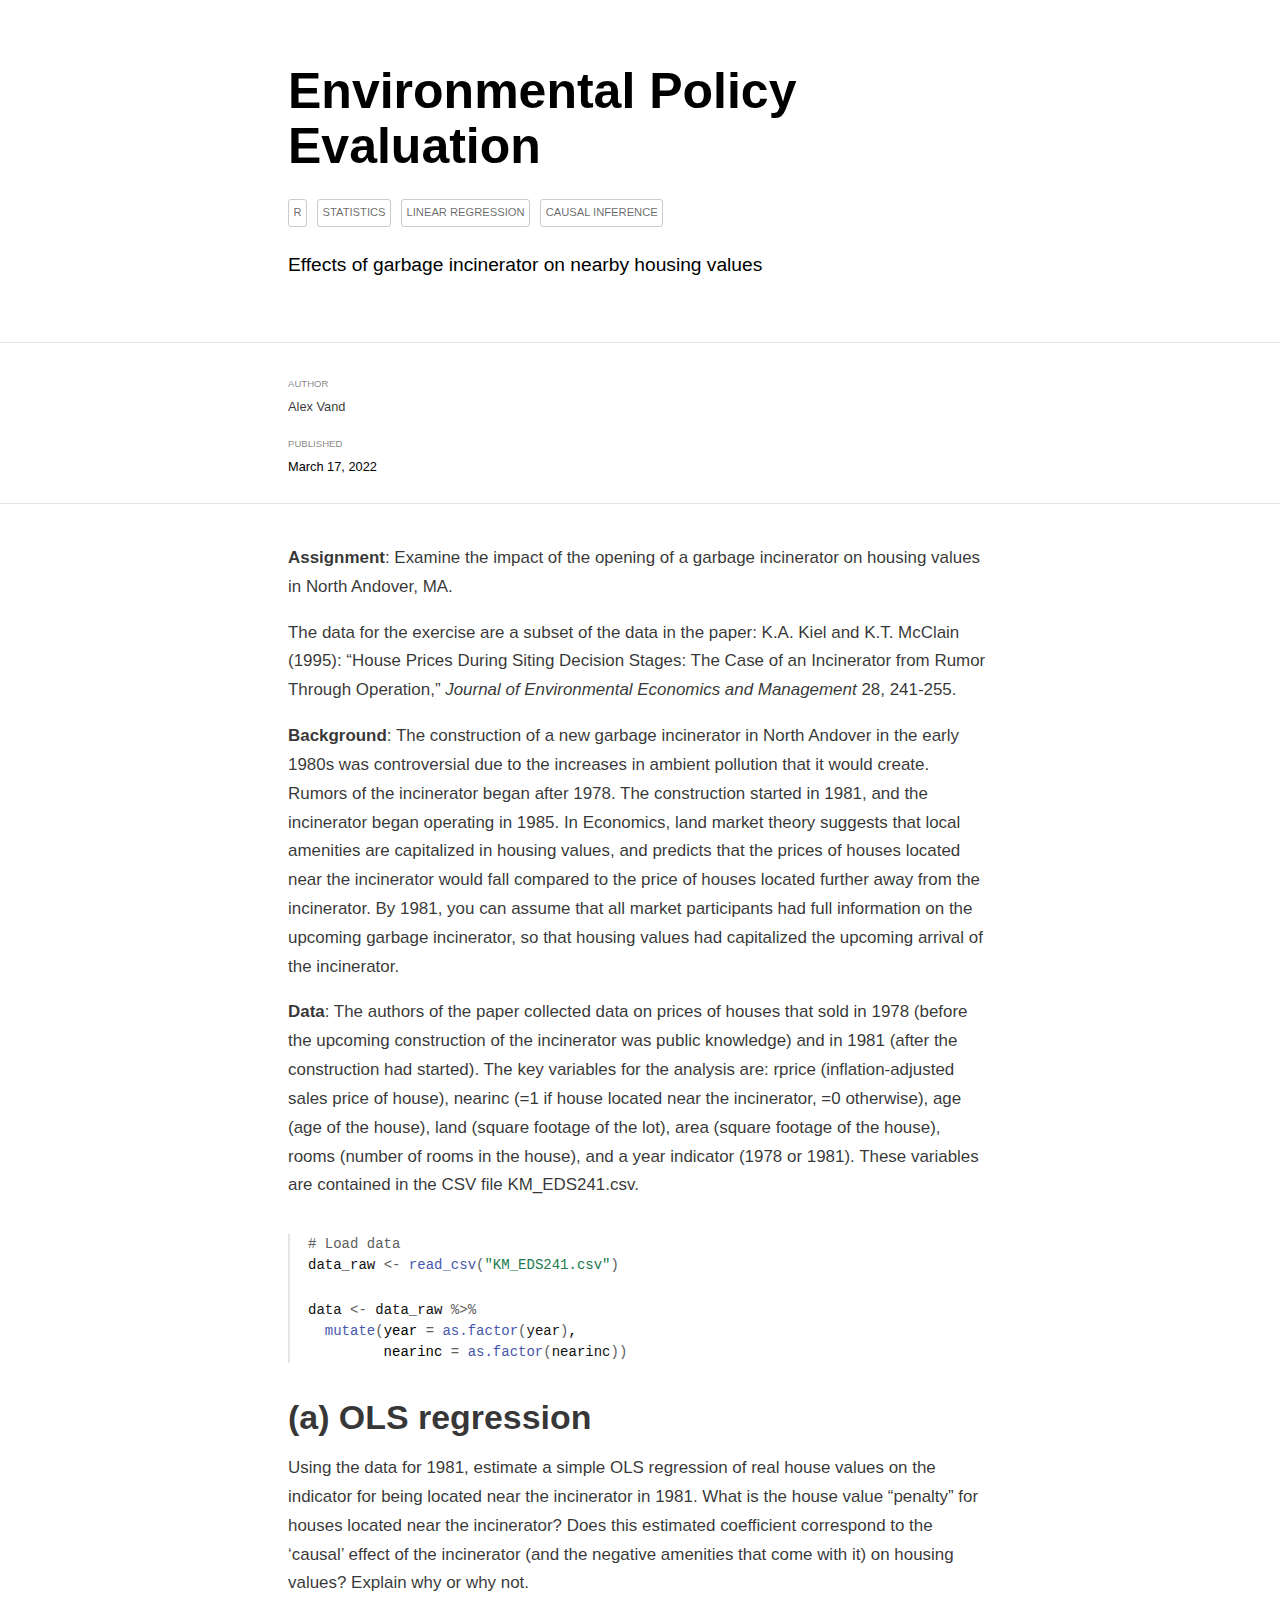
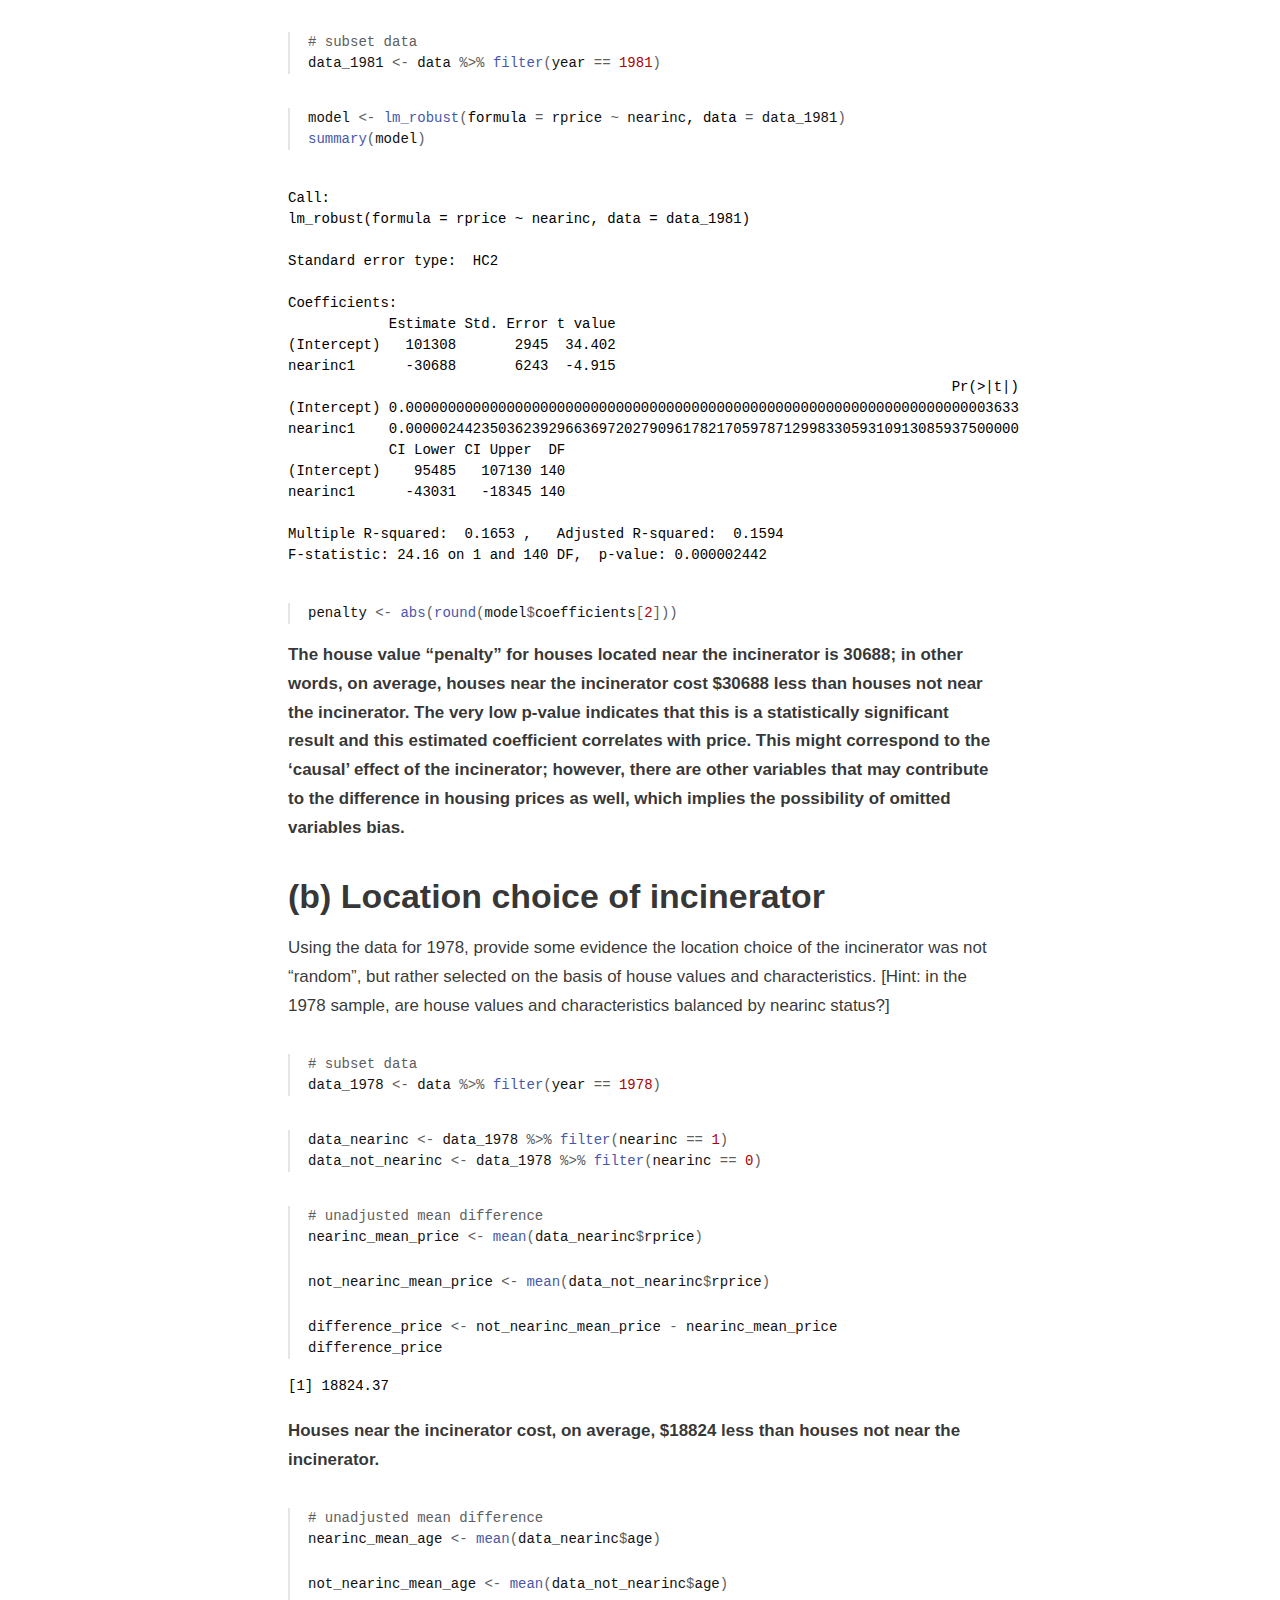
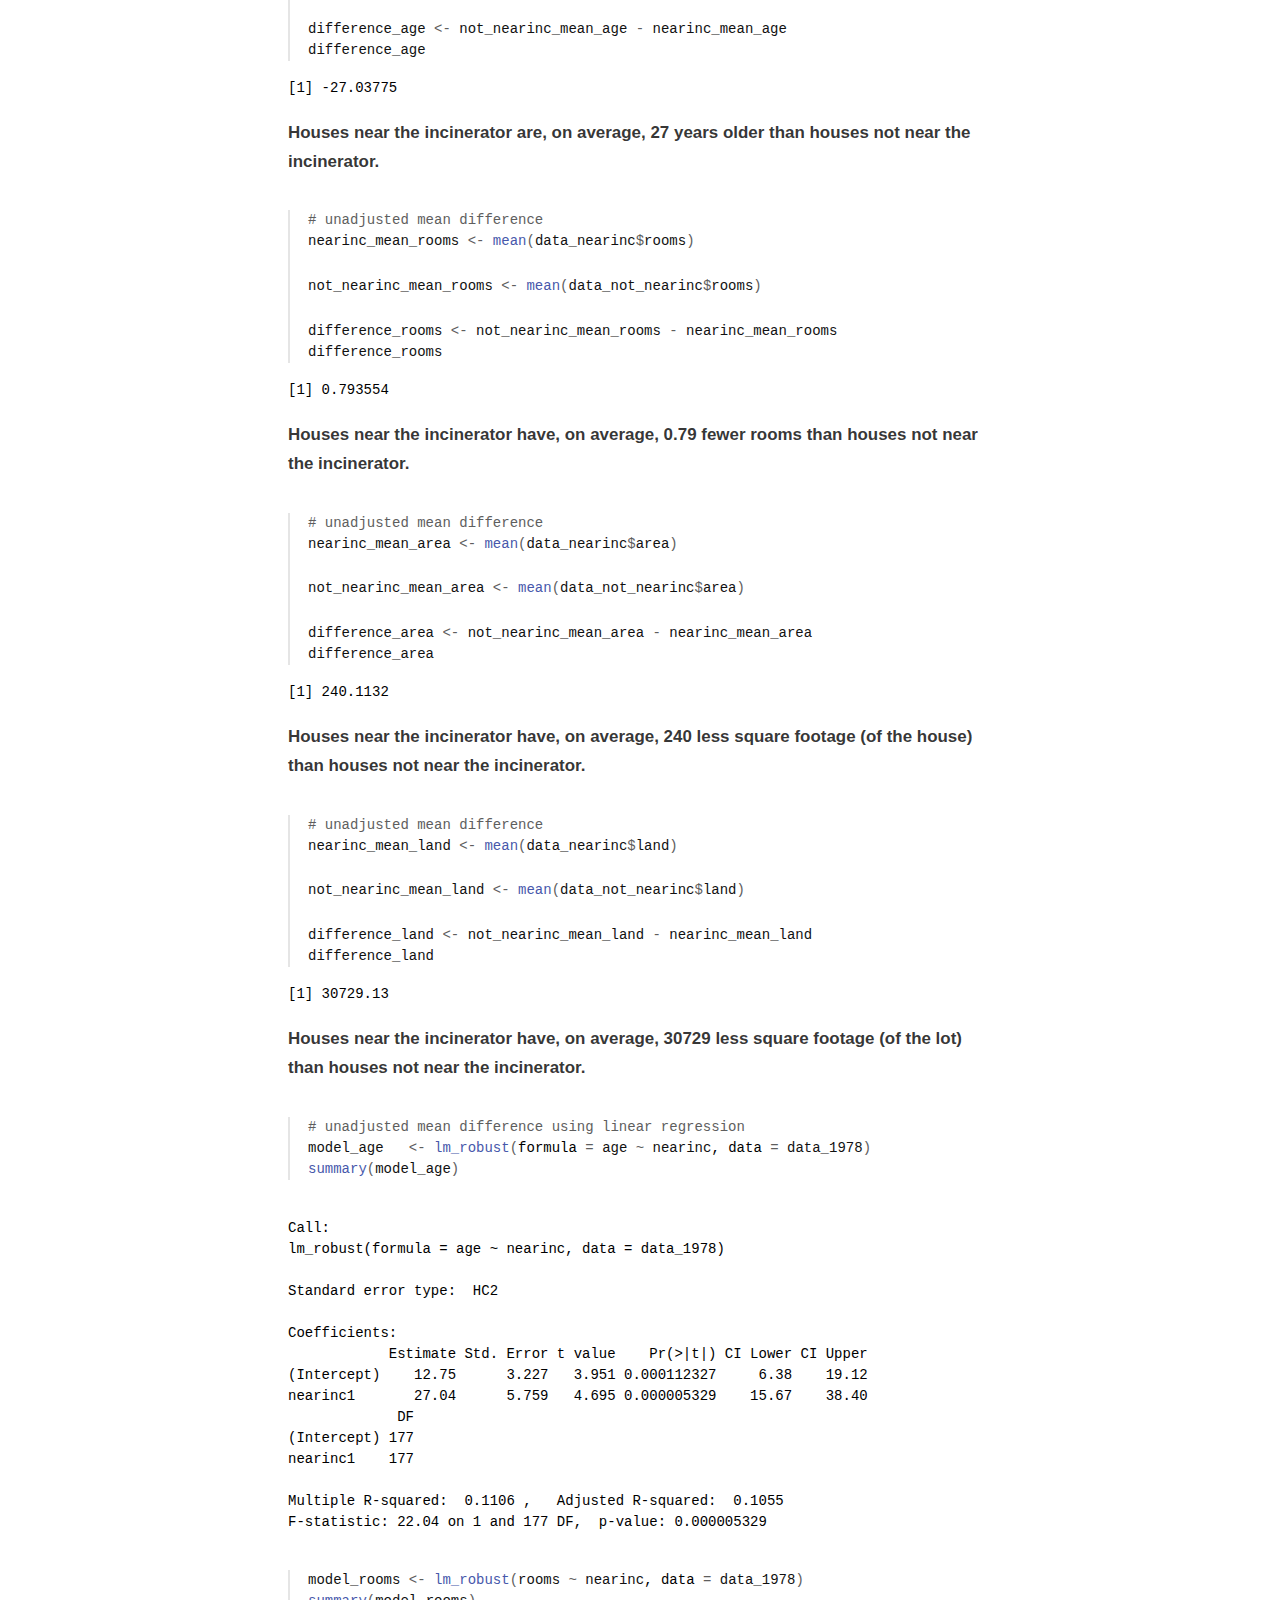
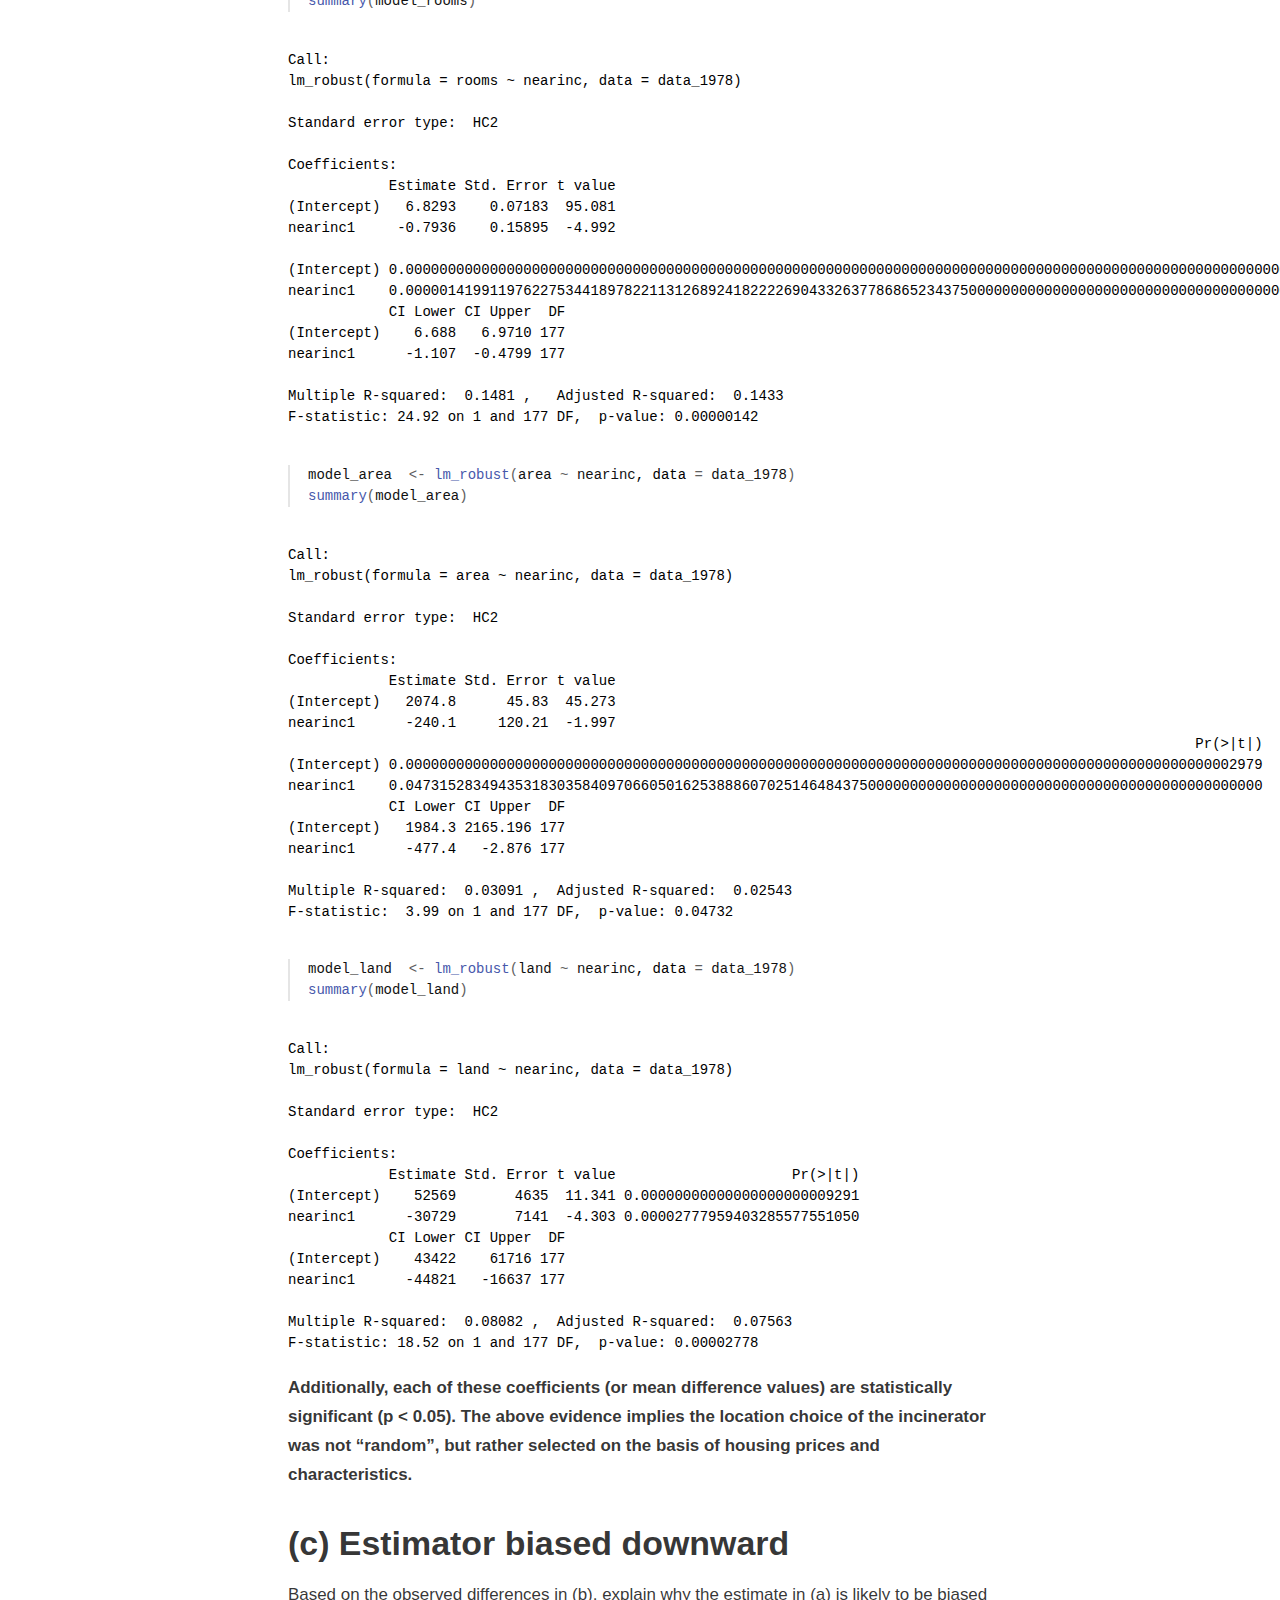
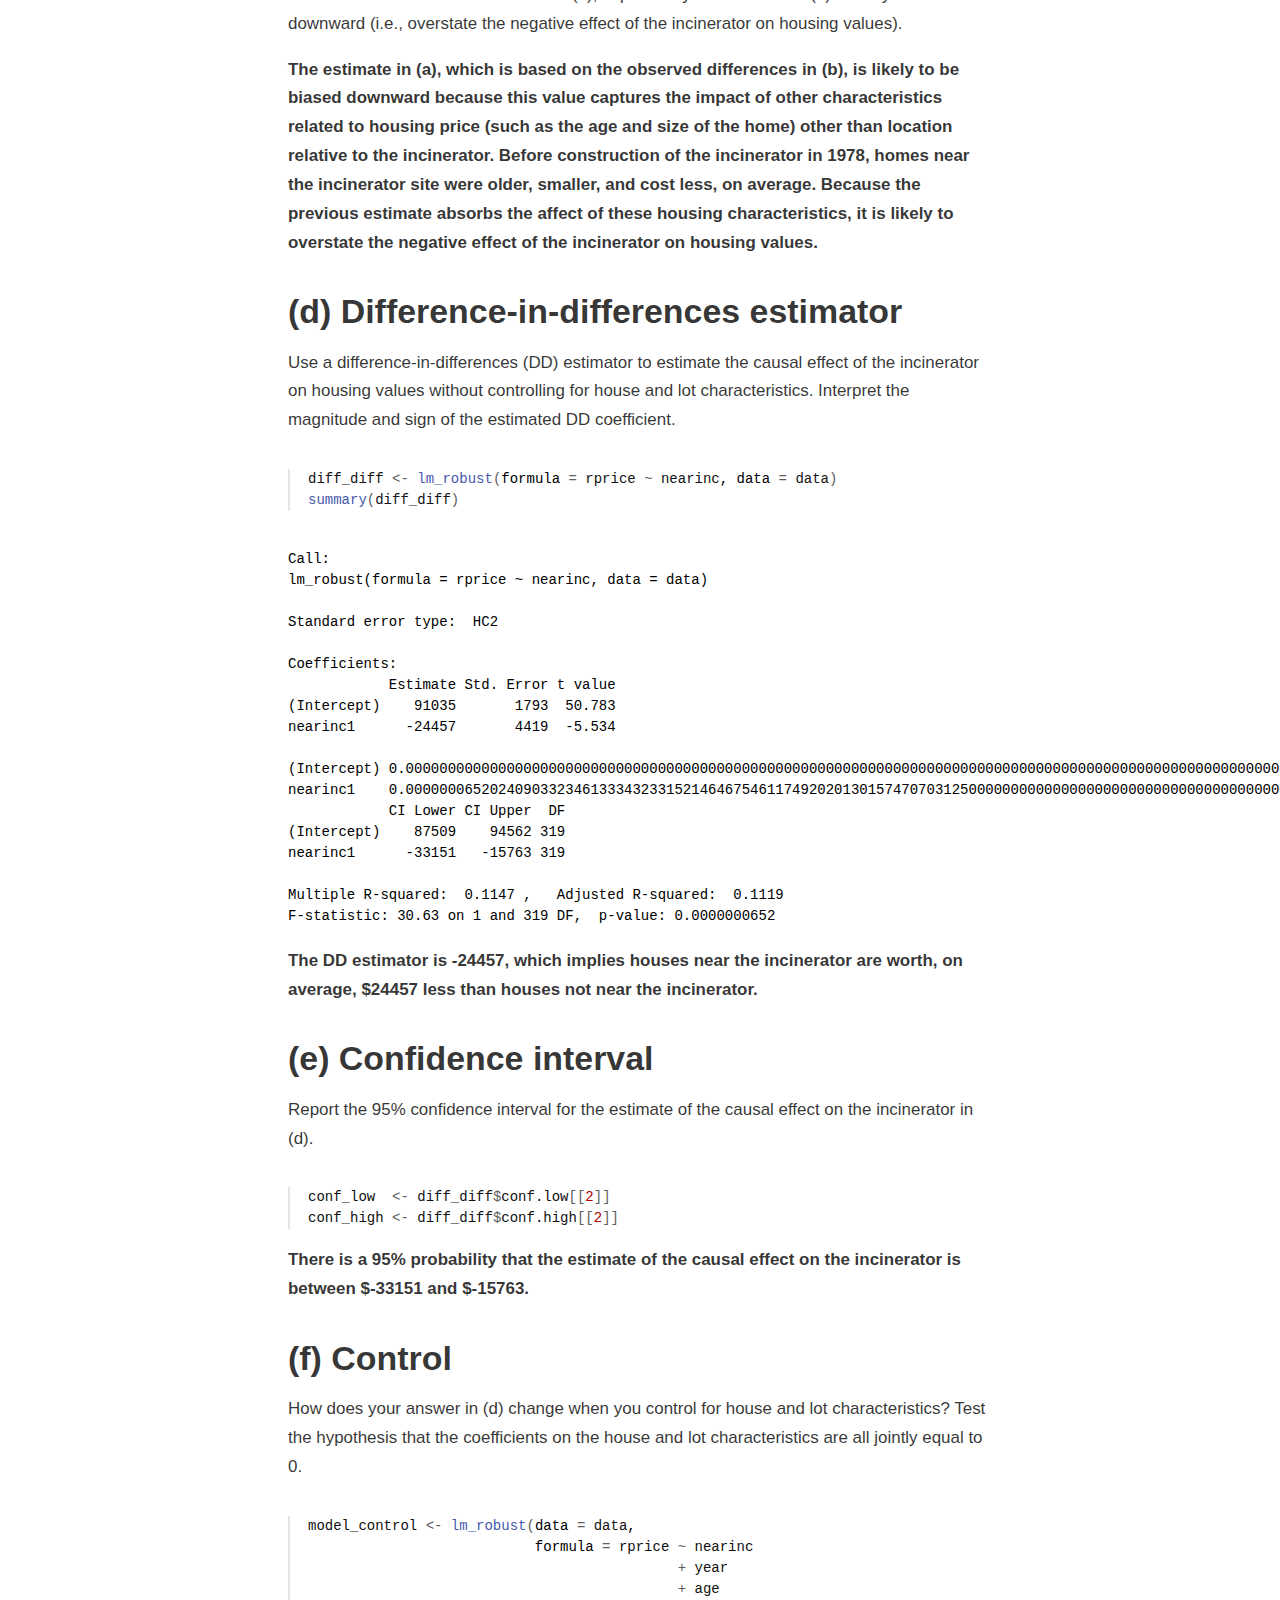
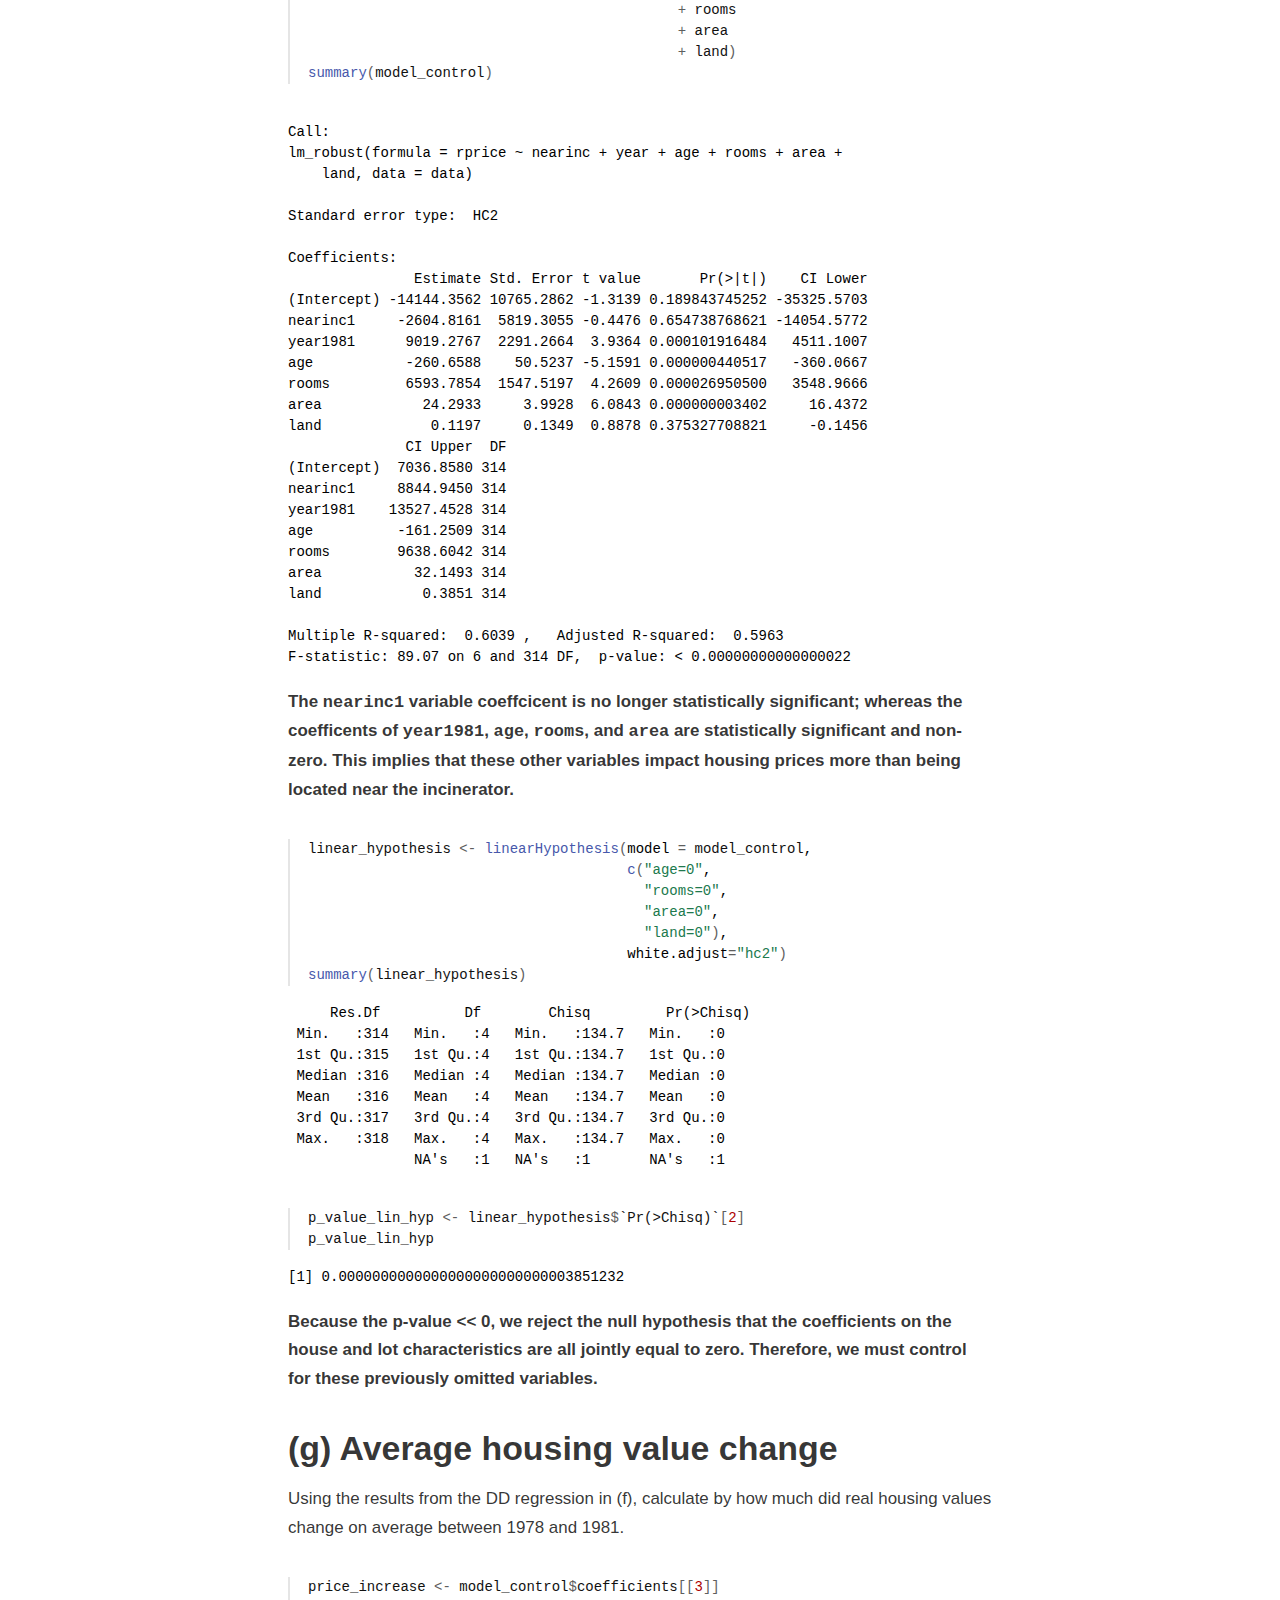
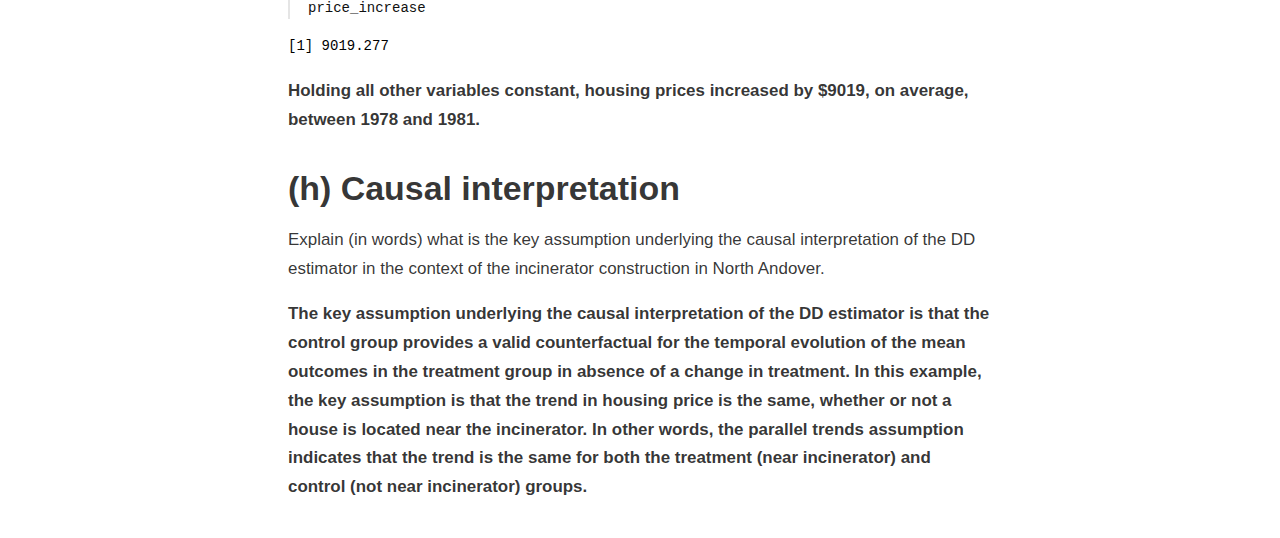
<file: _posts/policy_eval/policy_eval.html>
<!DOCTYPE html>

<html xmlns="http://www.w3.org/1999/xhtml" lang="" xml:lang="">

<head>
  <meta charset="utf-8"/>
  <meta name="viewport" content="width=device-width, initial-scale=1"/>
  <meta http-equiv="X-UA-Compatible" content="IE=Edge,chrome=1"/>
  <meta name="generator" content="distill" />

  <style type="text/css">
  /* Hide doc at startup (prevent jankiness while JS renders/transforms) */
  body {
    visibility: hidden;
  }
  </style>

 <!--radix_placeholder_import_source-->
 <!--/radix_placeholder_import_source-->

<style type="text/css">code{white-space: pre;}</style>
<style type="text/css" data-origin="pandoc">
pre > code.sourceCode { white-space: pre; position: relative; }
pre > code.sourceCode > span { display: inline-block; line-height: 1.25; }
pre > code.sourceCode > span:empty { height: 1.2em; }
.sourceCode { overflow: visible; }
code.sourceCode > span { color: inherit; text-decoration: inherit; }
div.sourceCode { margin: 1em 0; }
pre.sourceCode { margin: 0; }
@media screen {
div.sourceCode { overflow: auto; }
}
@media print {
pre > code.sourceCode { white-space: pre-wrap; }
pre > code.sourceCode > span { text-indent: -5em; padding-left: 5em; }
}
pre.numberSource code
  { counter-reset: source-line 0; }
pre.numberSource code > span
  { position: relative; left: -4em; counter-increment: source-line; }
pre.numberSource code > span > a:first-child::before
  { content: counter(source-line);
    position: relative; left: -1em; text-align: right; vertical-align: baseline;
    border: none; display: inline-block;
    -webkit-touch-callout: none; -webkit-user-select: none;
    -khtml-user-select: none; -moz-user-select: none;
    -ms-user-select: none; user-select: none;
    padding: 0 4px; width: 4em;
    color: #aaaaaa;
  }
pre.numberSource { margin-left: 3em; border-left: 1px solid #aaaaaa;  padding-left: 4px; }
div.sourceCode
  { color: #00769e; background-color: #f1f3f5; }
@media screen {
pre > code.sourceCode > span > a:first-child::before { text-decoration: underline; }
}
code span { color: #00769e; } /* Normal */
code span.al { color: #ad0000; } /* Alert */
code span.an { color: #5e5e5e; } /* Annotation */
code span.at { color: #657422; } /* Attribute */
code span.bn { color: #ad0000; } /* BaseN */
code span.bu { } /* BuiltIn */
code span.cf { color: #00769e; } /* ControlFlow */
code span.ch { color: #20794d; } /* Char */
code span.cn { color: #8f5902; } /* Constant */
code span.co { color: #5e5e5e; } /* Comment */
code span.cv { color: #5e5e5e; font-style: italic; } /* CommentVar */
code span.do { color: #5e5e5e; font-style: italic; } /* Documentation */
code span.dt { color: #ad0000; } /* DataType */
code span.dv { color: #ad0000; } /* DecVal */
code span.er { color: #ad0000; } /* Error */
code span.ex { } /* Extension */
code span.fl { color: #ad0000; } /* Float */
code span.fu { color: #4758ab; } /* Function */
code span.im { } /* Import */
code span.in { color: #5e5e5e; } /* Information */
code span.kw { color: #00769e; } /* Keyword */
code span.op { color: #5e5e5e; } /* Operator */
code span.ot { color: #00769e; } /* Other */
code span.pp { color: #ad0000; } /* Preprocessor */
code span.sc { color: #5e5e5e; } /* SpecialChar */
code span.ss { color: #20794d; } /* SpecialString */
code span.st { color: #20794d; } /* String */
code span.va { color: #111111; } /* Variable */
code span.vs { color: #20794d; } /* VerbatimString */
code span.wa { color: #5e5e5e; font-style: italic; } /* Warning */
</style>


  <!--radix_placeholder_meta_tags-->
  <title>Environmental Policy Evaluation</title>

  <meta property="description" itemprop="description" content="Effects of garbage incinerator on nearby housing values"/>


  <!--  https://schema.org/Article -->
  <meta property="article:published" itemprop="datePublished" content="2022-03-17"/>
  <meta property="article:created" itemprop="dateCreated" content="2022-03-17"/>
  <meta name="article:author" content="Alex Vand"/>

  <!--  https://developers.facebook.com/docs/sharing/webmasters#markup -->
  <meta property="og:title" content="Environmental Policy Evaluation"/>
  <meta property="og:type" content="article"/>
  <meta property="og:description" content="Effects of garbage incinerator on nearby housing values"/>
  <meta property="og:locale" content="en_US"/>

  <!--  https://dev.twitter.com/cards/types/summary -->
  <meta property="twitter:card" content="summary"/>
  <meta property="twitter:title" content="Environmental Policy Evaluation"/>
  <meta property="twitter:description" content="Effects of garbage incinerator on nearby housing values"/>

  <!--/radix_placeholder_meta_tags-->
  <!--radix_placeholder_rmarkdown_metadata-->

  <script type="text/json" id="radix-rmarkdown-metadata">
  {"type":"list","attributes":{"names":{"type":"character","attributes":{},"value":["title","description","author","date","output","categories"]}},"value":[{"type":"character","attributes":{},"value":["Environmental Policy Evaluation"]},{"type":"character","attributes":{},"value":["Effects of garbage incinerator on nearby housing values\n"]},{"type":"list","attributes":{},"value":[{"type":"list","attributes":{"names":{"type":"character","attributes":{},"value":["name","url"]}},"value":[{"type":"character","attributes":{},"value":["Alex Vand"]},{"type":"list","attributes":{"names":{"type":"character","attributes":{},"value":[]}},"value":[]}]}]},{"type":"character","attributes":{},"value":["2022-03-17"]},{"type":"list","attributes":{"names":{"type":"character","attributes":{},"value":["distill::distill_article"]}},"value":[{"type":"list","attributes":{"names":{"type":"character","attributes":{},"value":["self_contained"]}},"value":[{"type":"logical","attributes":{},"value":[false]}]}]},{"type":"character","attributes":{},"value":["R","statistics","linear regression","causal inference"]}]}
  </script>
  <!--/radix_placeholder_rmarkdown_metadata-->
  
  <script type="text/json" id="radix-resource-manifest">
  {"type":"character","attributes":{},"value":["KM_EDS241.csv","policy_eval_files/anchor-4.2.2/anchor.min.js","policy_eval_files/bowser-1.9.3/bowser.min.js","policy_eval_files/distill-2.2.21/template.v2.js","policy_eval_files/header-attrs-2.14/header-attrs.js","policy_eval_files/jquery-3.6.0/jquery-3.6.0.js","policy_eval_files/jquery-3.6.0/jquery-3.6.0.min.js","policy_eval_files/jquery-3.6.0/jquery-3.6.0.min.map","policy_eval_files/popper-2.6.0/popper.min.js","policy_eval_files/tippy-6.2.7/tippy-bundle.umd.min.js","policy_eval_files/tippy-6.2.7/tippy-light-border.css","policy_eval_files/tippy-6.2.7/tippy.css","policy_eval_files/tippy-6.2.7/tippy.umd.min.js","policy_eval_files/webcomponents-2.0.0/webcomponents.js"]}
  </script>
  <!--radix_placeholder_navigation_in_header-->
  <!--/radix_placeholder_navigation_in_header-->
  <!--radix_placeholder_distill-->

  <style type="text/css">

  body {
    background-color: white;
  }

  .pandoc-table {
    width: 100%;
  }

  .pandoc-table>caption {
    margin-bottom: 10px;
  }

  .pandoc-table th:not([align]) {
    text-align: left;
  }

  .pagedtable-footer {
    font-size: 15px;
  }

  d-byline .byline {
    grid-template-columns: 2fr 2fr;
  }

  d-byline .byline h3 {
    margin-block-start: 1.5em;
  }

  d-byline .byline .authors-affiliations h3 {
    margin-block-start: 0.5em;
  }

  .authors-affiliations .orcid-id {
    width: 16px;
    height:16px;
    margin-left: 4px;
    margin-right: 4px;
    vertical-align: middle;
    padding-bottom: 2px;
  }

  d-title .dt-tags {
    margin-top: 1em;
    grid-column: text;
  }

  .dt-tags .dt-tag {
    text-decoration: none;
    display: inline-block;
    color: rgba(0,0,0,0.6);
    padding: 0em 0.4em;
    margin-right: 0.5em;
    margin-bottom: 0.4em;
    font-size: 70%;
    border: 1px solid rgba(0,0,0,0.2);
    border-radius: 3px;
    text-transform: uppercase;
    font-weight: 500;
  }

  d-article table.gt_table td,
  d-article table.gt_table th {
    border-bottom: none;
    font-size: 100%;
  }

  .html-widget {
    margin-bottom: 2.0em;
  }

  .l-screen-inset {
    padding-right: 16px;
  }

  .l-screen .caption {
    margin-left: 10px;
  }

  .shaded {
    background: rgb(247, 247, 247);
    padding-top: 20px;
    padding-bottom: 20px;
    border-top: 1px solid rgba(0, 0, 0, 0.1);
    border-bottom: 1px solid rgba(0, 0, 0, 0.1);
  }

  .shaded .html-widget {
    margin-bottom: 0;
    border: 1px solid rgba(0, 0, 0, 0.1);
  }

  .shaded .shaded-content {
    background: white;
  }

  .text-output {
    margin-top: 0;
    line-height: 1.5em;
  }

  .hidden {
    display: none !important;
  }

  d-article {
    padding-top: 2.5rem;
    padding-bottom: 30px;
  }

  d-appendix {
    padding-top: 30px;
  }

  d-article>p>img {
    width: 100%;
  }

  d-article h2 {
    margin: 1rem 0 1.5rem 0;
  }

  d-article h3 {
    margin-top: 1.5rem;
  }

  d-article iframe {
    border: 1px solid rgba(0, 0, 0, 0.1);
    margin-bottom: 2.0em;
    width: 100%;
  }

  /* Tweak code blocks */

  d-article div.sourceCode code,
  d-article pre code {
    font-family: Consolas, Monaco, 'Andale Mono', 'Ubuntu Mono', monospace;
  }

  d-article pre,
  d-article div.sourceCode,
  d-article div.sourceCode pre {
    overflow: auto;
  }

  d-article div.sourceCode {
    background-color: white;
  }

  d-article div.sourceCode pre {
    padding-left: 10px;
    font-size: 12px;
    border-left: 2px solid rgba(0,0,0,0.1);
  }

  d-article pre {
    font-size: 12px;
    color: black;
    background: none;
    margin-top: 0;
    text-align: left;
    white-space: pre;
    word-spacing: normal;
    word-break: normal;
    word-wrap: normal;
    line-height: 1.5;

    -moz-tab-size: 4;
    -o-tab-size: 4;
    tab-size: 4;

    -webkit-hyphens: none;
    -moz-hyphens: none;
    -ms-hyphens: none;
    hyphens: none;
  }

  d-article pre a {
    border-bottom: none;
  }

  d-article pre a:hover {
    border-bottom: none;
    text-decoration: underline;
  }

  d-article details {
    grid-column: text;
    margin-bottom: 0.8em;
  }

  @media(min-width: 768px) {

  d-article pre,
  d-article div.sourceCode,
  d-article div.sourceCode pre {
    overflow: visible !important;
  }

  d-article div.sourceCode pre {
    padding-left: 18px;
    font-size: 14px;
  }

  d-article pre {
    font-size: 14px;
  }

  }

  figure img.external {
    background: white;
    border: 1px solid rgba(0, 0, 0, 0.1);
    box-shadow: 0 1px 8px rgba(0, 0, 0, 0.1);
    padding: 18px;
    box-sizing: border-box;
  }

  /* CSS for d-contents */

  .d-contents {
    grid-column: text;
    color: rgba(0,0,0,0.8);
    font-size: 0.9em;
    padding-bottom: 1em;
    margin-bottom: 1em;
    padding-bottom: 0.5em;
    margin-bottom: 1em;
    padding-left: 0.25em;
    justify-self: start;
  }

  @media(min-width: 1000px) {
    .d-contents.d-contents-float {
      height: 0;
      grid-column-start: 1;
      grid-column-end: 4;
      justify-self: center;
      padding-right: 3em;
      padding-left: 2em;
    }
  }

  .d-contents nav h3 {
    font-size: 18px;
    margin-top: 0;
    margin-bottom: 1em;
  }

  .d-contents li {
    list-style-type: none
  }

  .d-contents nav > ul {
    padding-left: 0;
  }

  .d-contents ul {
    padding-left: 1em
  }

  .d-contents nav ul li {
    margin-top: 0.6em;
    margin-bottom: 0.2em;
  }

  .d-contents nav a {
    font-size: 13px;
    border-bottom: none;
    text-decoration: none
    color: rgba(0, 0, 0, 0.8);
  }

  .d-contents nav a:hover {
    text-decoration: underline solid rgba(0, 0, 0, 0.6)
  }

  .d-contents nav > ul > li > a {
    font-weight: 600;
  }

  .d-contents nav > ul > li > ul {
    font-weight: inherit;
  }

  .d-contents nav > ul > li > ul > li {
    margin-top: 0.2em;
  }


  .d-contents nav ul {
    margin-top: 0;
    margin-bottom: 0.25em;
  }

  .d-article-with-toc h2:nth-child(2) {
    margin-top: 0;
  }


  /* Figure */

  .figure {
    position: relative;
    margin-bottom: 2.5em;
    margin-top: 1.5em;
  }

  .figure .caption {
    color: rgba(0, 0, 0, 0.6);
    font-size: 12px;
    line-height: 1.5em;
  }

  .figure img.external {
    background: white;
    border: 1px solid rgba(0, 0, 0, 0.1);
    box-shadow: 0 1px 8px rgba(0, 0, 0, 0.1);
    padding: 18px;
    box-sizing: border-box;
  }

  .figure .caption a {
    color: rgba(0, 0, 0, 0.6);
  }

  .figure .caption b,
  .figure .caption strong, {
    font-weight: 600;
    color: rgba(0, 0, 0, 1.0);
  }

  /* Citations */

  d-article .citation {
    color: inherit;
    cursor: inherit;
  }

  div.hanging-indent{
    margin-left: 1em; text-indent: -1em;
  }

  /* Citation hover box */

  .tippy-box[data-theme~=light-border] {
    background-color: rgba(250, 250, 250, 0.95);
  }

  .tippy-content > p {
    margin-bottom: 0;
    padding: 2px;
  }


  /* Tweak 1000px media break to show more text */

  @media(min-width: 1000px) {
    .base-grid,
    distill-header,
    d-title,
    d-abstract,
    d-article,
    d-appendix,
    distill-appendix,
    d-byline,
    d-footnote-list,
    d-citation-list,
    distill-footer {
      grid-template-columns: [screen-start] 1fr [page-start kicker-start] 80px [middle-start] 50px [text-start kicker-end] 65px 65px 65px 65px 65px 65px 65px 65px [text-end gutter-start] 65px [middle-end] 65px [page-end gutter-end] 1fr [screen-end];
      grid-column-gap: 16px;
    }

    .grid {
      grid-column-gap: 16px;
    }

    d-article {
      font-size: 1.06rem;
      line-height: 1.7em;
    }
    figure .caption, .figure .caption, figure figcaption {
      font-size: 13px;
    }
  }

  @media(min-width: 1180px) {
    .base-grid,
    distill-header,
    d-title,
    d-abstract,
    d-article,
    d-appendix,
    distill-appendix,
    d-byline,
    d-footnote-list,
    d-citation-list,
    distill-footer {
      grid-template-columns: [screen-start] 1fr [page-start kicker-start] 60px [middle-start] 60px [text-start kicker-end] 60px 60px 60px 60px 60px 60px 60px 60px [text-end gutter-start] 60px [middle-end] 60px [page-end gutter-end] 1fr [screen-end];
      grid-column-gap: 32px;
    }

    .grid {
      grid-column-gap: 32px;
    }
  }


  /* Get the citation styles for the appendix (not auto-injected on render since
     we do our own rendering of the citation appendix) */

  d-appendix .citation-appendix,
  .d-appendix .citation-appendix {
    font-size: 11px;
    line-height: 15px;
    border-left: 1px solid rgba(0, 0, 0, 0.1);
    padding-left: 18px;
    border: 1px solid rgba(0,0,0,0.1);
    background: rgba(0, 0, 0, 0.02);
    padding: 10px 18px;
    border-radius: 3px;
    color: rgba(150, 150, 150, 1);
    overflow: hidden;
    margin-top: -12px;
    white-space: pre-wrap;
    word-wrap: break-word;
  }

  /* Include appendix styles here so they can be overridden */

  d-appendix {
    contain: layout style;
    font-size: 0.8em;
    line-height: 1.7em;
    margin-top: 60px;
    margin-bottom: 0;
    border-top: 1px solid rgba(0, 0, 0, 0.1);
    color: rgba(0,0,0,0.5);
    padding-top: 60px;
    padding-bottom: 48px;
  }

  d-appendix h3 {
    grid-column: page-start / text-start;
    font-size: 15px;
    font-weight: 500;
    margin-top: 1em;
    margin-bottom: 0;
    color: rgba(0,0,0,0.65);
  }

  d-appendix h3 + * {
    margin-top: 1em;
  }

  d-appendix ol {
    padding: 0 0 0 15px;
  }

  @media (min-width: 768px) {
    d-appendix ol {
      padding: 0 0 0 30px;
      margin-left: -30px;
    }
  }

  d-appendix li {
    margin-bottom: 1em;
  }

  d-appendix a {
    color: rgba(0, 0, 0, 0.6);
  }

  d-appendix > * {
    grid-column: text;
  }

  d-appendix > d-footnote-list,
  d-appendix > d-citation-list,
  d-appendix > distill-appendix {
    grid-column: screen;
  }

  /* Include footnote styles here so they can be overridden */

  d-footnote-list {
    contain: layout style;
  }

  d-footnote-list > * {
    grid-column: text;
  }

  d-footnote-list a.footnote-backlink {
    color: rgba(0,0,0,0.3);
    padding-left: 0.5em;
  }



  /* Anchor.js */

  .anchorjs-link {
    /*transition: all .25s linear; */
    text-decoration: none;
    border-bottom: none;
  }
  *:hover > .anchorjs-link {
    margin-left: -1.125em !important;
    text-decoration: none;
    border-bottom: none;
  }

  /* Social footer */

  .social_footer {
    margin-top: 30px;
    margin-bottom: 0;
    color: rgba(0,0,0,0.67);
  }

  .disqus-comments {
    margin-right: 30px;
  }

  .disqus-comment-count {
    border-bottom: 1px solid rgba(0, 0, 0, 0.4);
    cursor: pointer;
  }

  #disqus_thread {
    margin-top: 30px;
  }

  .article-sharing a {
    border-bottom: none;
    margin-right: 8px;
  }

  .article-sharing a:hover {
    border-bottom: none;
  }

  .sidebar-section.subscribe {
    font-size: 12px;
    line-height: 1.6em;
  }

  .subscribe p {
    margin-bottom: 0.5em;
  }


  .article-footer .subscribe {
    font-size: 15px;
    margin-top: 45px;
  }


  .sidebar-section.custom {
    font-size: 12px;
    line-height: 1.6em;
  }

  .custom p {
    margin-bottom: 0.5em;
  }

  /* Styles for listing layout (hide title) */
  .layout-listing d-title, .layout-listing .d-title {
    display: none;
  }

  /* Styles for posts lists (not auto-injected) */


  .posts-with-sidebar {
    padding-left: 45px;
    padding-right: 45px;
  }

  .posts-list .description h2,
  .posts-list .description p {
    font-family: -apple-system, BlinkMacSystemFont, "Segoe UI", Roboto, Oxygen, Ubuntu, Cantarell, "Fira Sans", "Droid Sans", "Helvetica Neue", Arial, sans-serif;
  }

  .posts-list .description h2 {
    font-weight: 700;
    border-bottom: none;
    padding-bottom: 0;
  }

  .posts-list h2.post-tag {
    border-bottom: 1px solid rgba(0, 0, 0, 0.2);
    padding-bottom: 12px;
  }
  .posts-list {
    margin-top: 60px;
    margin-bottom: 24px;
  }

  .posts-list .post-preview {
    text-decoration: none;
    overflow: hidden;
    display: block;
    border-bottom: 1px solid rgba(0, 0, 0, 0.1);
    padding: 24px 0;
  }

  .post-preview-last {
    border-bottom: none !important;
  }

  .posts-list .posts-list-caption {
    grid-column: screen;
    font-weight: 400;
  }

  .posts-list .post-preview h2 {
    margin: 0 0 6px 0;
    line-height: 1.2em;
    font-style: normal;
    font-size: 24px;
  }

  .posts-list .post-preview p {
    margin: 0 0 12px 0;
    line-height: 1.4em;
    font-size: 16px;
  }

  .posts-list .post-preview .thumbnail {
    box-sizing: border-box;
    margin-bottom: 24px;
    position: relative;
    max-width: 500px;
  }
  .posts-list .post-preview img {
    width: 100%;
    display: block;
  }

  .posts-list .metadata {
    font-size: 12px;
    line-height: 1.4em;
    margin-bottom: 18px;
  }

  .posts-list .metadata > * {
    display: inline-block;
  }

  .posts-list .metadata .publishedDate {
    margin-right: 2em;
  }

  .posts-list .metadata .dt-authors {
    display: block;
    margin-top: 0.3em;
    margin-right: 2em;
  }

  .posts-list .dt-tags {
    display: block;
    line-height: 1em;
  }

  .posts-list .dt-tags .dt-tag {
    display: inline-block;
    color: rgba(0,0,0,0.6);
    padding: 0.3em 0.4em;
    margin-right: 0.2em;
    margin-bottom: 0.4em;
    font-size: 60%;
    border: 1px solid rgba(0,0,0,0.2);
    border-radius: 3px;
    text-transform: uppercase;
    font-weight: 500;
  }

  .posts-list img {
    opacity: 1;
  }

  .posts-list img[data-src] {
    opacity: 0;
  }

  .posts-more {
    clear: both;
  }


  .posts-sidebar {
    font-size: 16px;
  }

  .posts-sidebar h3 {
    font-size: 16px;
    margin-top: 0;
    margin-bottom: 0.5em;
    font-weight: 400;
    text-transform: uppercase;
  }

  .sidebar-section {
    margin-bottom: 30px;
  }

  .categories ul {
    list-style-type: none;
    margin: 0;
    padding: 0;
  }

  .categories li {
    color: rgba(0, 0, 0, 0.8);
    margin-bottom: 0;
  }

  .categories li>a {
    border-bottom: none;
  }

  .categories li>a:hover {
    border-bottom: 1px solid rgba(0, 0, 0, 0.4);
  }

  .categories .active {
    font-weight: 600;
  }

  .categories .category-count {
    color: rgba(0, 0, 0, 0.4);
  }


  @media(min-width: 768px) {
    .posts-list .post-preview h2 {
      font-size: 26px;
    }
    .posts-list .post-preview .thumbnail {
      float: right;
      width: 30%;
      margin-bottom: 0;
    }
    .posts-list .post-preview .description {
      float: left;
      width: 45%;
    }
    .posts-list .post-preview .metadata {
      float: left;
      width: 20%;
      margin-top: 8px;
    }
    .posts-list .post-preview p {
      margin: 0 0 12px 0;
      line-height: 1.5em;
      font-size: 16px;
    }
    .posts-with-sidebar .posts-list {
      float: left;
      width: 75%;
    }
    .posts-with-sidebar .posts-sidebar {
      float: right;
      width: 20%;
      margin-top: 60px;
      padding-top: 24px;
      padding-bottom: 24px;
    }
  }


  /* Improve display for browsers without grid (IE/Edge <= 15) */

  .downlevel {
    line-height: 1.6em;
    font-family: -apple-system, BlinkMacSystemFont, "Segoe UI", Roboto, Oxygen, Ubuntu, Cantarell, "Fira Sans", "Droid Sans", "Helvetica Neue", Arial, sans-serif;
    margin: 0;
  }

  .downlevel .d-title {
    padding-top: 6rem;
    padding-bottom: 1.5rem;
  }

  .downlevel .d-title h1 {
    font-size: 50px;
    font-weight: 700;
    line-height: 1.1em;
    margin: 0 0 0.5rem;
  }

  .downlevel .d-title p {
    font-weight: 300;
    font-size: 1.2rem;
    line-height: 1.55em;
    margin-top: 0;
  }

  .downlevel .d-byline {
    padding-top: 0.8em;
    padding-bottom: 0.8em;
    font-size: 0.8rem;
    line-height: 1.8em;
  }

  .downlevel .section-separator {
    border: none;
    border-top: 1px solid rgba(0, 0, 0, 0.1);
  }

  .downlevel .d-article {
    font-size: 1.06rem;
    line-height: 1.7em;
    padding-top: 1rem;
    padding-bottom: 2rem;
  }


  .downlevel .d-appendix {
    padding-left: 0;
    padding-right: 0;
    max-width: none;
    font-size: 0.8em;
    line-height: 1.7em;
    margin-bottom: 0;
    color: rgba(0,0,0,0.5);
    padding-top: 40px;
    padding-bottom: 48px;
  }

  .downlevel .footnotes ol {
    padding-left: 13px;
  }

  .downlevel .base-grid,
  .downlevel .distill-header,
  .downlevel .d-title,
  .downlevel .d-abstract,
  .downlevel .d-article,
  .downlevel .d-appendix,
  .downlevel .distill-appendix,
  .downlevel .d-byline,
  .downlevel .d-footnote-list,
  .downlevel .d-citation-list,
  .downlevel .distill-footer,
  .downlevel .appendix-bottom,
  .downlevel .posts-container {
    padding-left: 40px;
    padding-right: 40px;
  }

  @media(min-width: 768px) {
    .downlevel .base-grid,
    .downlevel .distill-header,
    .downlevel .d-title,
    .downlevel .d-abstract,
    .downlevel .d-article,
    .downlevel .d-appendix,
    .downlevel .distill-appendix,
    .downlevel .d-byline,
    .downlevel .d-footnote-list,
    .downlevel .d-citation-list,
    .downlevel .distill-footer,
    .downlevel .appendix-bottom,
    .downlevel .posts-container {
    padding-left: 150px;
    padding-right: 150px;
    max-width: 900px;
  }
  }

  .downlevel pre code {
    display: block;
    border-left: 2px solid rgba(0, 0, 0, .1);
    padding: 0 0 0 20px;
    font-size: 14px;
  }

  .downlevel code, .downlevel pre {
    color: black;
    background: none;
    font-family: Consolas, Monaco, 'Andale Mono', 'Ubuntu Mono', monospace;
    text-align: left;
    white-space: pre;
    word-spacing: normal;
    word-break: normal;
    word-wrap: normal;
    line-height: 1.5;

    -moz-tab-size: 4;
    -o-tab-size: 4;
    tab-size: 4;

    -webkit-hyphens: none;
    -moz-hyphens: none;
    -ms-hyphens: none;
    hyphens: none;
  }

  .downlevel .posts-list .post-preview {
    color: inherit;
  }



  </style>

  <script type="application/javascript">

  function is_downlevel_browser() {
    if (bowser.isUnsupportedBrowser({ msie: "12", msedge: "16"},
                                   window.navigator.userAgent)) {
      return true;
    } else {
      return window.load_distill_framework === undefined;
    }
  }

  // show body when load is complete
  function on_load_complete() {

    // add anchors
    if (window.anchors) {
      window.anchors.options.placement = 'left';
      window.anchors.add('d-article > h2, d-article > h3, d-article > h4, d-article > h5');
    }


    // set body to visible
    document.body.style.visibility = 'visible';

    // force redraw for leaflet widgets
    if (window.HTMLWidgets) {
      var maps = window.HTMLWidgets.findAll(".leaflet");
      $.each(maps, function(i, el) {
        var map = this.getMap();
        map.invalidateSize();
        map.eachLayer(function(layer) {
          if (layer instanceof L.TileLayer)
            layer.redraw();
        });
      });
    }

    // trigger 'shown' so htmlwidgets resize
    $('d-article').trigger('shown');
  }

  function init_distill() {

    init_common();

    // create front matter
    var front_matter = $('<d-front-matter></d-front-matter>');
    $('#distill-front-matter').wrap(front_matter);

    // create d-title
    $('.d-title').changeElementType('d-title');

    // create d-byline
    var byline = $('<d-byline></d-byline>');
    $('.d-byline').replaceWith(byline);

    // create d-article
    var article = $('<d-article></d-article>');
    $('.d-article').wrap(article).children().unwrap();

    // move posts container into article
    $('.posts-container').appendTo($('d-article'));

    // create d-appendix
    $('.d-appendix').changeElementType('d-appendix');

    // flag indicating that we have appendix items
    var appendix = $('.appendix-bottom').children('h3').length > 0;

    // replace footnotes with <d-footnote>
    $('.footnote-ref').each(function(i, val) {
      appendix = true;
      var href = $(this).attr('href');
      var id = href.replace('#', '');
      var fn = $('#' + id);
      var fn_p = $('#' + id + '>p');
      fn_p.find('.footnote-back').remove();
      var text = fn_p.html();
      var dtfn = $('<d-footnote></d-footnote>');
      dtfn.html(text);
      $(this).replaceWith(dtfn);
    });
    // remove footnotes
    $('.footnotes').remove();

    // move refs into #references-listing
    $('#references-listing').replaceWith($('#refs'));

    $('h1.appendix, h2.appendix').each(function(i, val) {
      $(this).changeElementType('h3');
    });
    $('h3.appendix').each(function(i, val) {
      var id = $(this).attr('id');
      $('.d-contents a[href="#' + id + '"]').parent().remove();
      appendix = true;
      $(this).nextUntil($('h1, h2, h3')).addBack().appendTo($('d-appendix'));
    });

    // show d-appendix if we have appendix content
    $("d-appendix").css('display', appendix ? 'grid' : 'none');

    // localize layout chunks to just output
    $('.layout-chunk').each(function(i, val) {

      // capture layout
      var layout = $(this).attr('data-layout');

      // apply layout to markdown level block elements
      var elements = $(this).children().not('details, div.sourceCode, pre, script');
      elements.each(function(i, el) {
        var layout_div = $('<div class="' + layout + '"></div>');
        if (layout_div.hasClass('shaded')) {
          var shaded_content = $('<div class="shaded-content"></div>');
          $(this).wrap(shaded_content);
          $(this).parent().wrap(layout_div);
        } else {
          $(this).wrap(layout_div);
        }
      });


      // unwrap the layout-chunk div
      $(this).children().unwrap();
    });

    // remove code block used to force  highlighting css
    $('.distill-force-highlighting-css').parent().remove();

    // remove empty line numbers inserted by pandoc when using a
    // custom syntax highlighting theme
    $('code.sourceCode a:empty').remove();

    // load distill framework
    load_distill_framework();

    // wait for window.distillRunlevel == 4 to do post processing
    function distill_post_process() {

      if (!window.distillRunlevel || window.distillRunlevel < 4)
        return;

      // hide author/affiliations entirely if we have no authors
      var front_matter = JSON.parse($("#distill-front-matter").html());
      var have_authors = front_matter.authors && front_matter.authors.length > 0;
      if (!have_authors)
        $('d-byline').addClass('hidden');

      // article with toc class
      $('.d-contents').parent().addClass('d-article-with-toc');

      // strip links that point to #
      $('.authors-affiliations').find('a[href="#"]').removeAttr('href');

      // add orcid ids
      $('.authors-affiliations').find('.author').each(function(i, el) {
        var orcid_id = front_matter.authors[i].orcidID;
        if (orcid_id) {
          var a = $('<a></a>');
          a.attr('href', 'https://orcid.org/' + orcid_id);
          var img = $('<img></img>');
          img.addClass('orcid-id');
          img.attr('alt', 'ORCID ID');
          img.attr('src','[data-uri]');
          a.append(img);
          $(this).append(a);
        }
      });

      // hide elements of author/affiliations grid that have no value
      function hide_byline_column(caption) {
        $('d-byline').find('h3:contains("' + caption + '")').parent().css('visibility', 'hidden');
      }

      // affiliations
      var have_affiliations = false;
      for (var i = 0; i<front_matter.authors.length; ++i) {
        var author = front_matter.authors[i];
        if (author.affiliation !== "&nbsp;") {
          have_affiliations = true;
          break;
        }
      }
      if (!have_affiliations)
        $('d-byline').find('h3:contains("Affiliations")').css('visibility', 'hidden');

      // published date
      if (!front_matter.publishedDate)
        hide_byline_column("Published");

      // document object identifier
      var doi = $('d-byline').find('h3:contains("DOI")');
      var doi_p = doi.next().empty();
      if (!front_matter.doi) {
        // if we have a citation and valid citationText then link to that
        if ($('#citation').length > 0 && front_matter.citationText) {
          doi.html('Citation');
          $('<a href="#citation"></a>')
            .text(front_matter.citationText)
            .appendTo(doi_p);
        } else {
          hide_byline_column("DOI");
        }
      } else {
        $('<a></a>')
           .attr('href', "https://doi.org/" + front_matter.doi)
           .html(front_matter.doi)
           .appendTo(doi_p);
      }

       // change plural form of authors/affiliations
      if (front_matter.authors.length === 1) {
        var grid = $('.authors-affiliations');
        grid.children('h3:contains("Authors")').text('Author');
        grid.children('h3:contains("Affiliations")').text('Affiliation');
      }

      // remove d-appendix and d-footnote-list local styles
      $('d-appendix > style:first-child').remove();
      $('d-footnote-list > style:first-child').remove();

      // move appendix-bottom entries to the bottom
      $('.appendix-bottom').appendTo('d-appendix').children().unwrap();
      $('.appendix-bottom').remove();

      // hoverable references
      $('span.citation[data-cites]').each(function() {
        const citeChild = $(this).children()[0]
        // Do not process if @xyz has been used without escaping and without bibliography activated
        // https://github.com/rstudio/distill/issues/466
        if (citeChild === undefined) return true

        if (citeChild.nodeName == "D-FOOTNOTE") {
          var fn = citeChild
          $(this).html(fn.shadowRoot.querySelector("sup"))
          $(this).id = fn.id
          fn.remove()
        }
        var refs = $(this).attr('data-cites').split(" ");
        var refHtml = refs.map(function(ref) {
          // Could use CSS.escape too here, we insure backward compatibility in navigator
          return "<p>" + $('div[id="ref-' + ref + '"]').html() + "</p>";
        }).join("\n");
        window.tippy(this, {
          allowHTML: true,
          content: refHtml,
          maxWidth: 500,
          interactive: true,
          interactiveBorder: 10,
          theme: 'light-border',
          placement: 'bottom-start'
        });
      });

      // fix footnotes in tables (#411)
      // replacing broken distill.pub feature
      $('table d-footnote').each(function() {
        // we replace internal showAtNode methode which is triggered when hovering a footnote
        this.hoverBox.showAtNode = function(node) {
          // ported from https://github.com/distillpub/template/pull/105/files
          calcOffset = function(elem) {
              let x = elem.offsetLeft;
              let y = elem.offsetTop;
              // Traverse upwards until an `absolute` element is found or `elem`
              // becomes null.
              while (elem = elem.offsetParent && elem.style.position != 'absolute') {
                  x += elem.offsetLeft;
                  y += elem.offsetTop;
              }

              return { left: x, top: y };
          }
          // https://developer.mozilla.org/en-US/docs/Web/API/HTMLElement/offsetTop
          const bbox = node.getBoundingClientRect();
          const offset = calcOffset(node);
          this.show([offset.left + bbox.width, offset.top + bbox.height]);
        }
      })

      // clear polling timer
      clearInterval(tid);

      // show body now that everything is ready
      on_load_complete();
    }

    var tid = setInterval(distill_post_process, 50);
    distill_post_process();

  }

  function init_downlevel() {

    init_common();

     // insert hr after d-title
    $('.d-title').after($('<hr class="section-separator"/>'));

    // check if we have authors
    var front_matter = JSON.parse($("#distill-front-matter").html());
    var have_authors = front_matter.authors && front_matter.authors.length > 0;

    // manage byline/border
    if (!have_authors)
      $('.d-byline').remove();
    $('.d-byline').after($('<hr class="section-separator"/>'));
    $('.d-byline a').remove();

    // remove toc
    $('.d-contents').remove();

    // move appendix elements
    $('h1.appendix, h2.appendix').each(function(i, val) {
      $(this).changeElementType('h3');
    });
    $('h3.appendix').each(function(i, val) {
      $(this).nextUntil($('h1, h2, h3')).addBack().appendTo($('.d-appendix'));
    });


    // inject headers into references and footnotes
    var refs_header = $('<h3></h3>');
    refs_header.text('References');
    $('#refs').prepend(refs_header);

    var footnotes_header = $('<h3></h3');
    footnotes_header.text('Footnotes');
    $('.footnotes').children('hr').first().replaceWith(footnotes_header);

    // move appendix-bottom entries to the bottom
    $('.appendix-bottom').appendTo('.d-appendix').children().unwrap();
    $('.appendix-bottom').remove();

    // remove appendix if it's empty
    if ($('.d-appendix').children().length === 0)
      $('.d-appendix').remove();

    // prepend separator above appendix
    $('.d-appendix').before($('<hr class="section-separator" style="clear: both"/>'));

    // trim code
    $('pre>code').each(function(i, val) {
      $(this).html($.trim($(this).html()));
    });

    // move posts-container right before article
    $('.posts-container').insertBefore($('.d-article'));

    $('body').addClass('downlevel');

    on_load_complete();
  }


  function init_common() {

    // jquery plugin to change element types
    (function($) {
      $.fn.changeElementType = function(newType) {
        var attrs = {};

        $.each(this[0].attributes, function(idx, attr) {
          attrs[attr.nodeName] = attr.nodeValue;
        });

        this.replaceWith(function() {
          return $("<" + newType + "/>", attrs).append($(this).contents());
        });
      };
    })(jQuery);

    // prevent underline for linked images
    $('a > img').parent().css({'border-bottom' : 'none'});

    // mark non-body figures created by knitr chunks as 100% width
    $('.layout-chunk').each(function(i, val) {
      var figures = $(this).find('img, .html-widget');
      // ignore leaflet img layers (#106)
      figures = figures.filter(':not(img[class*="leaflet"])')
      if ($(this).attr('data-layout') !== "l-body") {
        figures.css('width', '100%');
      } else {
        figures.css('max-width', '100%');
        figures.filter("[width]").each(function(i, val) {
          var fig = $(this);
          fig.css('width', fig.attr('width') + 'px');
        });

      }
    });

    // auto-append index.html to post-preview links in file: protocol
    // and in rstudio ide preview
    $('.post-preview').each(function(i, val) {
      if (window.location.protocol === "file:")
        $(this).attr('href', $(this).attr('href') + "index.html");
    });

    // get rid of index.html references in header
    if (window.location.protocol !== "file:") {
      $('.distill-site-header a[href]').each(function(i,val) {
        $(this).attr('href', $(this).attr('href').replace(/^index[.]html/, "./"));
      });
    }

    // add class to pandoc style tables
    $('tr.header').parent('thead').parent('table').addClass('pandoc-table');
    $('.kable-table').children('table').addClass('pandoc-table');

    // add figcaption style to table captions
    $('caption').parent('table').addClass("figcaption");

    // initialize posts list
    if (window.init_posts_list)
      window.init_posts_list();

    // implmement disqus comment link
    $('.disqus-comment-count').click(function() {
      window.headroom_prevent_pin = true;
      $('#disqus_thread').toggleClass('hidden');
      if (!$('#disqus_thread').hasClass('hidden')) {
        var offset = $(this).offset();
        $(window).resize();
        $('html, body').animate({
          scrollTop: offset.top - 35
        });
      }
    });
  }

  document.addEventListener('DOMContentLoaded', function() {
    if (is_downlevel_browser())
      init_downlevel();
    else
      window.addEventListener('WebComponentsReady', init_distill);
  });

  </script>

  <!--/radix_placeholder_distill-->
  <script src="policy_eval_files/header-attrs-2.14/header-attrs.js"></script>
  <script src="policy_eval_files/jquery-3.6.0/jquery-3.6.0.min.js"></script>
  <script src="policy_eval_files/popper-2.6.0/popper.min.js"></script>
  <link href="policy_eval_files/tippy-6.2.7/tippy.css" rel="stylesheet" />
  <link href="policy_eval_files/tippy-6.2.7/tippy-light-border.css" rel="stylesheet" />
  <script src="policy_eval_files/tippy-6.2.7/tippy.umd.min.js"></script>
  <script src="policy_eval_files/anchor-4.2.2/anchor.min.js"></script>
  <script src="policy_eval_files/bowser-1.9.3/bowser.min.js"></script>
  <script src="policy_eval_files/webcomponents-2.0.0/webcomponents.js"></script>
  <script src="policy_eval_files/distill-2.2.21/template.v2.js"></script>
  <!--radix_placeholder_site_in_header-->
  <!--/radix_placeholder_site_in_header-->


</head>

<body>

<!--radix_placeholder_front_matter-->

<script id="distill-front-matter" type="text/json">
{"title":"Environmental Policy Evaluation","description":"Effects of garbage incinerator on nearby housing values","authors":[{"author":"Alex Vand","authorURL":{},"affiliation":"&nbsp;","affiliationURL":"#","orcidID":""}],"publishedDate":"2022-03-17T00:00:00.000-07:00","citationText":"Vand, 2022"}
</script>

<!--/radix_placeholder_front_matter-->
<!--radix_placeholder_navigation_before_body-->
<!--/radix_placeholder_navigation_before_body-->
<!--radix_placeholder_site_before_body-->
<!--/radix_placeholder_site_before_body-->

<div class="d-title">
<h1>Environmental Policy Evaluation</h1>
<!--radix_placeholder_categories-->
<div class="dt-tags">
<div class="dt-tag">R</div>
<div class="dt-tag">statistics</div>
<div class="dt-tag">linear regression</div>
<div class="dt-tag">causal inference</div>
</div>
<!--/radix_placeholder_categories-->
<p><p>Effects of garbage incinerator on nearby housing values</p></p>
</div>

<div class="d-byline">
  Alex Vand true 
  
<br/>2022-03-17
</div>

<div class="d-article">
<p><strong>Assignment</strong>:
Examine the impact of the opening of a garbage incinerator on housing values in North Andover, MA.</p>
<p>The data for the exercise are a subset of the data in the paper: K.A. Kiel and K.T. McClain (1995): “House Prices During Siting Decision Stages: The Case of an Incinerator from Rumor Through Operation,” <em>Journal of Environmental Economics and Management</em> 28, 241-255.</p>
<p><strong>Background</strong>:
The construction of a new garbage incinerator in North Andover in the early 1980s was
controversial due to the increases in ambient pollution that it would create. Rumors of the
incinerator began after 1978. The construction started in 1981, and the incinerator began
operating in 1985. In Economics, land market theory suggests that local amenities are
capitalized in housing values, and predicts that the prices of houses located near the incinerator
would fall compared to the price of houses located further away from the incinerator. By 1981,
you can assume that all market participants had full information on the upcoming garbage
incinerator, so that housing values had capitalized the upcoming arrival of the incinerator.</p>
<p><strong>Data</strong>:
The authors of the paper collected data on prices of houses that sold in 1978 (before the
upcoming construction of the incinerator was public knowledge) and in 1981 (after the
construction had started). The key variables for the analysis are: rprice (inflation-adjusted sales
price of house), nearinc (=1 if house located near the incinerator, =0 otherwise), age (age of the
house), land (square footage of the lot), area (square footage of the house), rooms (number of
rooms in the house), and a year indicator (1978 or 1981). These variables are contained in the
CSV file KM_EDS241.csv.</p>
<div class="layout-chunk" data-layout="l-body">

</div>
<div class="layout-chunk" data-layout="l-body">
<div class="sourceCode">
<pre class="sourceCode r"><code class="sourceCode r"><span><span class='co'># Load data</span></span>
<span><span class='va'>data_raw</span> <span class='op'>&lt;-</span> <span class='fu'>read_csv</span><span class='op'>(</span><span class='st'>"KM_EDS241.csv"</span><span class='op'>)</span></span>
<span></span>
<span><span class='va'>data</span> <span class='op'>&lt;-</span> <span class='va'>data_raw</span> <span class='op'>%&gt;%</span> </span>
<span>  <span class='fu'>mutate</span><span class='op'>(</span>year <span class='op'>=</span> <span class='fu'><a href='https://rdrr.io/r/base/factor.html'>as.factor</a></span><span class='op'>(</span><span class='va'>year</span><span class='op'>)</span>, </span>
<span>         nearinc <span class='op'>=</span> <span class='fu'><a href='https://rdrr.io/r/base/factor.html'>as.factor</a></span><span class='op'>(</span><span class='va'>nearinc</span><span class='op'>)</span><span class='op'>)</span></span></code></pre>
</div>
</div>
<h1 id="a-ols-regression">(a) OLS regression</h1>
<p>Using the data for 1981, estimate a simple OLS regression of real house values on the indicator for being located near the incinerator in 1981. What is the house value “penalty” for houses located near the incinerator? Does this estimated coefficient correspond to the ‘causal’ effect of the incinerator (and the negative amenities that come with it) on housing values? Explain why or why not.</p>
<div class="layout-chunk" data-layout="l-body">
<div class="sourceCode">
<pre class="sourceCode r"><code class="sourceCode r"><span><span class='co'># subset data</span></span>
<span><span class='va'>data_1981</span> <span class='op'>&lt;-</span> <span class='va'>data</span> <span class='op'>%&gt;%</span> <span class='fu'><a href='https://rdrr.io/r/stats/filter.html'>filter</a></span><span class='op'>(</span><span class='va'>year</span> <span class='op'>==</span> <span class='fl'>1981</span><span class='op'>)</span></span></code></pre>
</div>
</div>
<div class="layout-chunk" data-layout="l-body">
<div class="sourceCode">
<pre class="sourceCode r"><code class="sourceCode r"><span><span class='va'>model</span> <span class='op'>&lt;-</span> <span class='fu'>lm_robust</span><span class='op'>(</span>formula <span class='op'>=</span> <span class='va'>rprice</span> <span class='op'>~</span> <span class='va'>nearinc</span>, data <span class='op'>=</span> <span class='va'>data_1981</span><span class='op'>)</span></span>
<span><span class='fu'><a href='https://rdrr.io/r/base/summary.html'>summary</a></span><span class='op'>(</span><span class='va'>model</span><span class='op'>)</span></span></code></pre>
</div>
<pre><code>
Call:
lm_robust(formula = rprice ~ nearinc, data = data_1981)

Standard error type:  HC2 

Coefficients:
            Estimate Std. Error t value
(Intercept)   101308       2945  34.402
nearinc1      -30688       6243  -4.915
                                                                               Pr(&gt;|t|)
(Intercept) 0.0000000000000000000000000000000000000000000000000000000000000000000003633
nearinc1    0.0000024423503623929663697202790961782170597871299833059310913085937500000
            CI Lower CI Upper  DF
(Intercept)    95485   107130 140
nearinc1      -43031   -18345 140

Multiple R-squared:  0.1653 ,   Adjusted R-squared:  0.1594 
F-statistic: 24.16 on 1 and 140 DF,  p-value: 0.000002442</code></pre>
</div>
<div class="layout-chunk" data-layout="l-body">
<div class="sourceCode">
<pre class="sourceCode r"><code class="sourceCode r"><span><span class='va'>penalty</span> <span class='op'>&lt;-</span> <span class='fu'><a href='https://rdrr.io/r/base/MathFun.html'>abs</a></span><span class='op'>(</span><span class='fu'><a href='https://rdrr.io/r/base/Round.html'>round</a></span><span class='op'>(</span><span class='va'>model</span><span class='op'>$</span><span class='va'>coefficients</span><span class='op'>[</span><span class='fl'>2</span><span class='op'>]</span><span class='op'>)</span><span class='op'>)</span></span></code></pre>
</div>
</div>
<p><strong>The house value “penalty” for houses located near the incinerator is 30688; in other words, on average, houses near the incinerator cost $30688 less than houses not near the incinerator. The very low p-value indicates that this is a statistically significant result and this estimated coefficient correlates with price. This might correspond to the ‘causal’ effect of the incinerator; however, there are other variables that may contribute to the difference in housing prices as well, which implies the possibility of omitted variables bias.</strong></p>
<h1 id="b-location-choice-of-incinerator">(b) Location choice of incinerator</h1>
<p>Using the data for 1978, provide some evidence the location choice of the incinerator was not “random”, but rather selected on the basis of house values and characteristics. [Hint: in the 1978 sample, are house values and characteristics balanced by nearinc status?]</p>
<div class="layout-chunk" data-layout="l-body">
<div class="sourceCode">
<pre class="sourceCode r"><code class="sourceCode r"><span><span class='co'># subset data</span></span>
<span><span class='va'>data_1978</span> <span class='op'>&lt;-</span> <span class='va'>data</span> <span class='op'>%&gt;%</span> <span class='fu'><a href='https://rdrr.io/r/stats/filter.html'>filter</a></span><span class='op'>(</span><span class='va'>year</span> <span class='op'>==</span> <span class='fl'>1978</span><span class='op'>)</span></span></code></pre>
</div>
</div>
<div class="layout-chunk" data-layout="l-body">
<div class="sourceCode">
<pre class="sourceCode r"><code class="sourceCode r"><span><span class='va'>data_nearinc</span> <span class='op'>&lt;-</span> <span class='va'>data_1978</span> <span class='op'>%&gt;%</span> <span class='fu'><a href='https://rdrr.io/r/stats/filter.html'>filter</a></span><span class='op'>(</span><span class='va'>nearinc</span> <span class='op'>==</span> <span class='fl'>1</span><span class='op'>)</span></span>
<span><span class='va'>data_not_nearinc</span> <span class='op'>&lt;-</span> <span class='va'>data_1978</span> <span class='op'>%&gt;%</span> <span class='fu'><a href='https://rdrr.io/r/stats/filter.html'>filter</a></span><span class='op'>(</span><span class='va'>nearinc</span> <span class='op'>==</span> <span class='fl'>0</span><span class='op'>)</span></span></code></pre>
</div>
</div>
<div class="layout-chunk" data-layout="l-body">
<div class="sourceCode">
<pre class="sourceCode r"><code class="sourceCode r"><span><span class='co'># unadjusted mean difference </span></span>
<span><span class='va'>nearinc_mean_price</span> <span class='op'>&lt;-</span> <span class='fu'><a href='https://rdrr.io/r/base/mean.html'>mean</a></span><span class='op'>(</span><span class='va'>data_nearinc</span><span class='op'>$</span><span class='va'>rprice</span><span class='op'>)</span></span>
<span></span>
<span><span class='va'>not_nearinc_mean_price</span> <span class='op'>&lt;-</span> <span class='fu'><a href='https://rdrr.io/r/base/mean.html'>mean</a></span><span class='op'>(</span><span class='va'>data_not_nearinc</span><span class='op'>$</span><span class='va'>rprice</span><span class='op'>)</span></span>
<span></span>
<span><span class='va'>difference_price</span> <span class='op'>&lt;-</span> <span class='va'>not_nearinc_mean_price</span> <span class='op'>-</span> <span class='va'>nearinc_mean_price</span></span>
<span><span class='va'>difference_price</span></span></code></pre>
</div>
<pre><code>[1] 18824.37</code></pre>
</div>
<p><strong>Houses near the incinerator cost, on average, $18824 less than houses not near the incinerator.</strong></p>
<div class="layout-chunk" data-layout="l-body">
<div class="sourceCode">
<pre class="sourceCode r"><code class="sourceCode r"><span><span class='co'># unadjusted mean difference </span></span>
<span><span class='va'>nearinc_mean_age</span> <span class='op'>&lt;-</span> <span class='fu'><a href='https://rdrr.io/r/base/mean.html'>mean</a></span><span class='op'>(</span><span class='va'>data_nearinc</span><span class='op'>$</span><span class='va'>age</span><span class='op'>)</span></span>
<span></span>
<span><span class='va'>not_nearinc_mean_age</span> <span class='op'>&lt;-</span> <span class='fu'><a href='https://rdrr.io/r/base/mean.html'>mean</a></span><span class='op'>(</span><span class='va'>data_not_nearinc</span><span class='op'>$</span><span class='va'>age</span><span class='op'>)</span></span>
<span></span>
<span><span class='va'>difference_age</span> <span class='op'>&lt;-</span> <span class='va'>not_nearinc_mean_age</span> <span class='op'>-</span> <span class='va'>nearinc_mean_age</span></span>
<span><span class='va'>difference_age</span></span></code></pre>
</div>
<pre><code>[1] -27.03775</code></pre>
</div>
<p><strong>Houses near the incinerator are, on average, 27 years older than houses not near the incinerator.</strong></p>
<div class="layout-chunk" data-layout="l-body">
<div class="sourceCode">
<pre class="sourceCode r"><code class="sourceCode r"><span><span class='co'># unadjusted mean difference </span></span>
<span><span class='va'>nearinc_mean_rooms</span> <span class='op'>&lt;-</span> <span class='fu'><a href='https://rdrr.io/r/base/mean.html'>mean</a></span><span class='op'>(</span><span class='va'>data_nearinc</span><span class='op'>$</span><span class='va'>rooms</span><span class='op'>)</span></span>
<span></span>
<span><span class='va'>not_nearinc_mean_rooms</span> <span class='op'>&lt;-</span> <span class='fu'><a href='https://rdrr.io/r/base/mean.html'>mean</a></span><span class='op'>(</span><span class='va'>data_not_nearinc</span><span class='op'>$</span><span class='va'>rooms</span><span class='op'>)</span></span>
<span></span>
<span><span class='va'>difference_rooms</span> <span class='op'>&lt;-</span> <span class='va'>not_nearinc_mean_rooms</span> <span class='op'>-</span> <span class='va'>nearinc_mean_rooms</span></span>
<span><span class='va'>difference_rooms</span></span></code></pre>
</div>
<pre><code>[1] 0.793554</code></pre>
</div>
<p><strong>Houses near the incinerator have, on average, 0.79 fewer rooms than houses not near the incinerator.</strong></p>
<div class="layout-chunk" data-layout="l-body">
<div class="sourceCode">
<pre class="sourceCode r"><code class="sourceCode r"><span><span class='co'># unadjusted mean difference </span></span>
<span><span class='va'>nearinc_mean_area</span> <span class='op'>&lt;-</span> <span class='fu'><a href='https://rdrr.io/r/base/mean.html'>mean</a></span><span class='op'>(</span><span class='va'>data_nearinc</span><span class='op'>$</span><span class='va'>area</span><span class='op'>)</span></span>
<span></span>
<span><span class='va'>not_nearinc_mean_area</span> <span class='op'>&lt;-</span> <span class='fu'><a href='https://rdrr.io/r/base/mean.html'>mean</a></span><span class='op'>(</span><span class='va'>data_not_nearinc</span><span class='op'>$</span><span class='va'>area</span><span class='op'>)</span></span>
<span></span>
<span><span class='va'>difference_area</span> <span class='op'>&lt;-</span> <span class='va'>not_nearinc_mean_area</span> <span class='op'>-</span> <span class='va'>nearinc_mean_area</span></span>
<span><span class='va'>difference_area</span></span></code></pre>
</div>
<pre><code>[1] 240.1132</code></pre>
</div>
<p><strong>Houses near the incinerator have, on average, 240 less square footage (of the house) than houses not near the incinerator.</strong></p>
<div class="layout-chunk" data-layout="l-body">
<div class="sourceCode">
<pre class="sourceCode r"><code class="sourceCode r"><span><span class='co'># unadjusted mean difference </span></span>
<span><span class='va'>nearinc_mean_land</span> <span class='op'>&lt;-</span> <span class='fu'><a href='https://rdrr.io/r/base/mean.html'>mean</a></span><span class='op'>(</span><span class='va'>data_nearinc</span><span class='op'>$</span><span class='va'>land</span><span class='op'>)</span></span>
<span></span>
<span><span class='va'>not_nearinc_mean_land</span> <span class='op'>&lt;-</span> <span class='fu'><a href='https://rdrr.io/r/base/mean.html'>mean</a></span><span class='op'>(</span><span class='va'>data_not_nearinc</span><span class='op'>$</span><span class='va'>land</span><span class='op'>)</span></span>
<span></span>
<span><span class='va'>difference_land</span> <span class='op'>&lt;-</span> <span class='va'>not_nearinc_mean_land</span> <span class='op'>-</span> <span class='va'>nearinc_mean_land</span></span>
<span><span class='va'>difference_land</span></span></code></pre>
</div>
<pre><code>[1] 30729.13</code></pre>
</div>
<p><strong>Houses near the incinerator have, on average, 30729 less square footage (of the lot) than houses not near the incinerator.</strong></p>
<div class="layout-chunk" data-layout="l-body">
<div class="sourceCode">
<pre class="sourceCode r"><code class="sourceCode r"><span><span class='co'># unadjusted mean difference using linear regression</span></span>
<span><span class='va'>model_age</span>   <span class='op'>&lt;-</span> <span class='fu'>lm_robust</span><span class='op'>(</span>formula <span class='op'>=</span> <span class='va'>age</span> <span class='op'>~</span> <span class='va'>nearinc</span>, data <span class='op'>=</span> <span class='va'>data_1978</span><span class='op'>)</span></span>
<span><span class='fu'><a href='https://rdrr.io/r/base/summary.html'>summary</a></span><span class='op'>(</span><span class='va'>model_age</span><span class='op'>)</span></span></code></pre>
</div>
<pre><code>
Call:
lm_robust(formula = age ~ nearinc, data = data_1978)

Standard error type:  HC2 

Coefficients:
            Estimate Std. Error t value    Pr(&gt;|t|) CI Lower CI Upper
(Intercept)    12.75      3.227   3.951 0.000112327     6.38    19.12
nearinc1       27.04      5.759   4.695 0.000005329    15.67    38.40
             DF
(Intercept) 177
nearinc1    177

Multiple R-squared:  0.1106 ,   Adjusted R-squared:  0.1055 
F-statistic: 22.04 on 1 and 177 DF,  p-value: 0.000005329</code></pre>
<div class="sourceCode">
<pre class="sourceCode r"><code class="sourceCode r"><span><span class='va'>model_rooms</span> <span class='op'>&lt;-</span> <span class='fu'>lm_robust</span><span class='op'>(</span><span class='va'>rooms</span> <span class='op'>~</span> <span class='va'>nearinc</span>, data <span class='op'>=</span> <span class='va'>data_1978</span><span class='op'>)</span></span>
<span><span class='fu'><a href='https://rdrr.io/r/base/summary.html'>summary</a></span><span class='op'>(</span><span class='va'>model_rooms</span><span class='op'>)</span></span></code></pre>
</div>
<pre><code>
Call:
lm_robust(formula = rooms ~ nearinc, data = data_1978)

Standard error type:  HC2 

Coefficients:
            Estimate Std. Error t value
(Intercept)   6.8293    0.07183  95.081
nearinc1     -0.7936    0.15895  -4.992
                                                                                                                                                                   Pr(&gt;|t|)
(Intercept) 0.0000000000000000000000000000000000000000000000000000000000000000000000000000000000000000000000000000000000000000000000000000000000000000000000000000000007229
nearinc1    0.0000014199119762275344189782211312689241822226904332637786865234375000000000000000000000000000000000000000000000000000000000000000000000000000000000000000000
            CI Lower CI Upper  DF
(Intercept)    6.688   6.9710 177
nearinc1      -1.107  -0.4799 177

Multiple R-squared:  0.1481 ,   Adjusted R-squared:  0.1433 
F-statistic: 24.92 on 1 and 177 DF,  p-value: 0.00000142</code></pre>
<div class="sourceCode">
<pre class="sourceCode r"><code class="sourceCode r"><span><span class='va'>model_area</span>  <span class='op'>&lt;-</span> <span class='fu'>lm_robust</span><span class='op'>(</span><span class='va'>area</span> <span class='op'>~</span> <span class='va'>nearinc</span>, data <span class='op'>=</span> <span class='va'>data_1978</span><span class='op'>)</span></span>
<span><span class='fu'><a href='https://rdrr.io/r/base/summary.html'>summary</a></span><span class='op'>(</span><span class='va'>model_area</span><span class='op'>)</span></span></code></pre>
</div>
<pre><code>
Call:
lm_robust(formula = area ~ nearinc, data = data_1978)

Standard error type:  HC2 

Coefficients:
            Estimate Std. Error t value
(Intercept)   2074.8      45.83  45.273
nearinc1      -240.1     120.21  -1.997
                                                                                                            Pr(&gt;|t|)
(Intercept) 0.000000000000000000000000000000000000000000000000000000000000000000000000000000000000000000000000002979
nearinc1    0.047315283494353183035840970660501625388860702514648437500000000000000000000000000000000000000000000000
            CI Lower CI Upper  DF
(Intercept)   1984.3 2165.196 177
nearinc1      -477.4   -2.876 177

Multiple R-squared:  0.03091 ,  Adjusted R-squared:  0.02543 
F-statistic:  3.99 on 1 and 177 DF,  p-value: 0.04732</code></pre>
<div class="sourceCode">
<pre class="sourceCode r"><code class="sourceCode r"><span><span class='va'>model_land</span>  <span class='op'>&lt;-</span> <span class='fu'>lm_robust</span><span class='op'>(</span><span class='va'>land</span> <span class='op'>~</span> <span class='va'>nearinc</span>, data <span class='op'>=</span> <span class='va'>data_1978</span><span class='op'>)</span></span>
<span><span class='fu'><a href='https://rdrr.io/r/base/summary.html'>summary</a></span><span class='op'>(</span><span class='va'>model_land</span><span class='op'>)</span></span></code></pre>
</div>
<pre><code>
Call:
lm_robust(formula = land ~ nearinc, data = data_1978)

Standard error type:  HC2 

Coefficients:
            Estimate Std. Error t value                     Pr(&gt;|t|)
(Intercept)    52569       4635  11.341 0.00000000000000000000009291
nearinc1      -30729       7141  -4.303 0.00002777959403285577551050
            CI Lower CI Upper  DF
(Intercept)    43422    61716 177
nearinc1      -44821   -16637 177

Multiple R-squared:  0.08082 ,  Adjusted R-squared:  0.07563 
F-statistic: 18.52 on 1 and 177 DF,  p-value: 0.00002778</code></pre>
</div>
<p><strong>Additionally, each of these coefficients (or mean difference values) are statistically significant (p &lt; 0.05). The above evidence implies the location choice of the incinerator was not “random”, but rather selected on the basis of housing prices and characteristics.</strong></p>
<h1 id="c-estimator-biased-downward">(c) Estimator biased downward</h1>
<p>Based on the observed differences in (b), explain why the estimate in (a) is likely to be biased downward (i.e., overstate the negative effect of the incinerator on housing values).</p>
<p><strong>The estimate in (a), which is based on the observed differences in (b), is likely to be biased downward because this value captures the impact of other characteristics related to housing price (such as the age and size of the home) other than location relative to the incinerator. Before construction of the incinerator in 1978, homes near the incinerator site were older, smaller, and cost less, on average. Because the previous estimate absorbs the affect of these housing characteristics, it is likely to overstate the negative effect of the incinerator on housing values.</strong></p>
<h1 id="d-difference-in-differences-estimator">(d) Difference-in-differences estimator</h1>
<p>Use a difference-in-differences (DD) estimator to estimate the causal effect of the incinerator on housing values without controlling for house and lot characteristics. Interpret the magnitude and sign of the estimated DD coefficient.</p>
<div class="layout-chunk" data-layout="l-body">
<div class="sourceCode">
<pre class="sourceCode r"><code class="sourceCode r"><span><span class='va'>diff_diff</span> <span class='op'>&lt;-</span> <span class='fu'>lm_robust</span><span class='op'>(</span>formula <span class='op'>=</span> <span class='va'>rprice</span> <span class='op'>~</span> <span class='va'>nearinc</span>, data <span class='op'>=</span> <span class='va'>data</span><span class='op'>)</span></span>
<span><span class='fu'><a href='https://rdrr.io/r/base/summary.html'>summary</a></span><span class='op'>(</span><span class='va'>diff_diff</span><span class='op'>)</span></span></code></pre>
</div>
<pre><code>
Call:
lm_robust(formula = rprice ~ nearinc, data = data)

Standard error type:  HC2 

Coefficients:
            Estimate Std. Error t value
(Intercept)    91035       1793  50.783
nearinc1      -24457       4419  -5.534
                                                                                                                                                                    Pr(&gt;|t|)
(Intercept) 0.00000000000000000000000000000000000000000000000000000000000000000000000000000000000000000000000000000000000000000000000000000000000000000000000000000000006728
nearinc1    0.00000006520240903323461333432331521464675461174920201301574707031250000000000000000000000000000000000000000000000000000000000000000000000000000000000000000000
            CI Lower CI Upper  DF
(Intercept)    87509    94562 319
nearinc1      -33151   -15763 319

Multiple R-squared:  0.1147 ,   Adjusted R-squared:  0.1119 
F-statistic: 30.63 on 1 and 319 DF,  p-value: 0.0000000652</code></pre>
</div>
<p><strong>The DD estimator is -24457, which implies houses near the incinerator are worth, on average, $24457 less than houses not near the incinerator.</strong></p>
<h1 id="e-confidence-interval">(e) Confidence interval</h1>
<p>Report the 95% confidence interval for the estimate of the causal effect on the incinerator in (d).</p>
<div class="layout-chunk" data-layout="l-body">
<div class="sourceCode">
<pre class="sourceCode r"><code class="sourceCode r"><span><span class='va'>conf_low</span>  <span class='op'>&lt;-</span> <span class='va'>diff_diff</span><span class='op'>$</span><span class='va'>conf.low</span><span class='op'>[[</span><span class='fl'>2</span><span class='op'>]</span><span class='op'>]</span></span>
<span><span class='va'>conf_high</span> <span class='op'>&lt;-</span> <span class='va'>diff_diff</span><span class='op'>$</span><span class='va'>conf.high</span><span class='op'>[[</span><span class='fl'>2</span><span class='op'>]</span><span class='op'>]</span></span></code></pre>
</div>
</div>
<p><strong>There is a 95% probability that the estimate of the causal effect on the incinerator is between $-33151 and $-15763.</strong></p>
<h1 id="f-control">(f) Control</h1>
<p>How does your answer in (d) change when you control for house and lot characteristics? Test the hypothesis that the coefficients on the house and lot characteristics are all jointly equal to 0.</p>
<div class="layout-chunk" data-layout="l-body">
<div class="sourceCode">
<pre class="sourceCode r"><code class="sourceCode r"><span><span class='va'>model_control</span> <span class='op'>&lt;-</span> <span class='fu'>lm_robust</span><span class='op'>(</span>data <span class='op'>=</span> <span class='va'>data</span>,</span>
<span>                           formula <span class='op'>=</span> <span class='va'>rprice</span> <span class='op'>~</span> <span class='va'>nearinc</span></span>
<span>                                            <span class='op'>+</span> <span class='va'>year</span> </span>
<span>                                            <span class='op'>+</span> <span class='va'>age</span></span>
<span>                                            <span class='op'>+</span> <span class='va'>rooms</span></span>
<span>                                            <span class='op'>+</span> <span class='va'>area</span></span>
<span>                                            <span class='op'>+</span> <span class='va'>land</span><span class='op'>)</span></span>
<span><span class='fu'><a href='https://rdrr.io/r/base/summary.html'>summary</a></span><span class='op'>(</span><span class='va'>model_control</span><span class='op'>)</span></span></code></pre>
</div>
<pre><code>
Call:
lm_robust(formula = rprice ~ nearinc + year + age + rooms + area + 
    land, data = data)

Standard error type:  HC2 

Coefficients:
               Estimate Std. Error t value       Pr(&gt;|t|)    CI Lower
(Intercept) -14144.3562 10765.2862 -1.3139 0.189843745252 -35325.5703
nearinc1     -2604.8161  5819.3055 -0.4476 0.654738768621 -14054.5772
year1981      9019.2767  2291.2664  3.9364 0.000101916484   4511.1007
age           -260.6588    50.5237 -5.1591 0.000000440517   -360.0667
rooms         6593.7854  1547.5197  4.2609 0.000026950500   3548.9666
area            24.2933     3.9928  6.0843 0.000000003402     16.4372
land             0.1197     0.1349  0.8878 0.375327708821     -0.1456
              CI Upper  DF
(Intercept)  7036.8580 314
nearinc1     8844.9450 314
year1981    13527.4528 314
age          -161.2509 314
rooms        9638.6042 314
area           32.1493 314
land            0.3851 314

Multiple R-squared:  0.6039 ,   Adjusted R-squared:  0.5963 
F-statistic: 89.07 on 6 and 314 DF,  p-value: &lt; 0.00000000000000022</code></pre>
</div>
<p><strong>The <code>nearinc1</code> variable coeffcicent is no longer statistically significant; whereas the coefficents of <code>year1981</code>, <code>age</code>, <code>rooms</code>, and <code>area</code> are statistically significant and non-zero. This implies that these other variables impact housing prices more than being located near the incinerator.</strong></p>
<div class="layout-chunk" data-layout="l-body">
<div class="sourceCode">
<pre class="sourceCode r"><code class="sourceCode r"><span><span class='va'>linear_hypothesis</span> <span class='op'>&lt;-</span> <span class='fu'>linearHypothesis</span><span class='op'>(</span>model <span class='op'>=</span> <span class='va'>model_control</span>,</span>
<span>                                      <span class='fu'><a href='https://rdrr.io/r/base/c.html'>c</a></span><span class='op'>(</span><span class='st'>"age=0"</span>,</span>
<span>                                        <span class='st'>"rooms=0"</span>,</span>
<span>                                        <span class='st'>"area=0"</span>,</span>
<span>                                        <span class='st'>"land=0"</span><span class='op'>)</span>,</span>
<span>                                      white.adjust<span class='op'>=</span><span class='st'>"hc2"</span><span class='op'>)</span></span>
<span><span class='fu'><a href='https://rdrr.io/r/base/summary.html'>summary</a></span><span class='op'>(</span><span class='va'>linear_hypothesis</span><span class='op'>)</span></span></code></pre>
</div>
<pre><code>     Res.Df          Df        Chisq         Pr(&gt;Chisq)
 Min.   :314   Min.   :4   Min.   :134.7   Min.   :0   
 1st Qu.:315   1st Qu.:4   1st Qu.:134.7   1st Qu.:0   
 Median :316   Median :4   Median :134.7   Median :0   
 Mean   :316   Mean   :4   Mean   :134.7   Mean   :0   
 3rd Qu.:317   3rd Qu.:4   3rd Qu.:134.7   3rd Qu.:0   
 Max.   :318   Max.   :4   Max.   :134.7   Max.   :0   
               NA&#39;s   :1   NA&#39;s   :1       NA&#39;s   :1   </code></pre>
</div>
<div class="layout-chunk" data-layout="l-body">
<div class="sourceCode">
<pre class="sourceCode r"><code class="sourceCode r"><span><span class='va'>p_value_lin_hyp</span> <span class='op'>&lt;-</span> <span class='va'>linear_hypothesis</span><span class='op'>$</span><span class='va'>`Pr(&gt;Chisq)`</span><span class='op'>[</span><span class='fl'>2</span><span class='op'>]</span></span>
<span><span class='va'>p_value_lin_hyp</span></span></code></pre>
</div>
<pre><code>[1] 0.0000000000000000000000000003851232</code></pre>
</div>
<p><strong>Because the p-value &lt;&lt; 0, we reject the null hypothesis that the coefficients on the house and lot characteristics are all jointly equal to zero. Therefore, we must control for these previously omitted variables.</strong></p>
<h1 id="g-average-housing-value-change">(g) Average housing value change</h1>
<p>Using the results from the DD regression in (f), calculate by how much did real housing values change on average between 1978 and 1981.</p>
<div class="layout-chunk" data-layout="l-body">
<div class="sourceCode">
<pre class="sourceCode r"><code class="sourceCode r"><span><span class='va'>price_increase</span> <span class='op'>&lt;-</span> <span class='va'>model_control</span><span class='op'>$</span><span class='va'>coefficients</span><span class='op'>[[</span><span class='fl'>3</span><span class='op'>]</span><span class='op'>]</span></span>
<span><span class='va'>price_increase</span></span></code></pre>
</div>
<pre><code>[1] 9019.277</code></pre>
</div>
<p><strong>Holding all other variables constant, housing prices increased by $9019, on average, between 1978 and 1981.</strong></p>
<h1 id="h-causal-interpretation">(h) Causal interpretation</h1>
<p>Explain (in words) what is the key assumption underlying the causal interpretation of the DD estimator in the context of the incinerator construction in North Andover.</p>
<p><strong>The key assumption underlying the causal interpretation of the DD estimator is that the control group provides a valid counterfactual for the temporal evolution of the mean outcomes in the treatment group in absence of a change in treatment. In this example, the key assumption is that the trend in housing price is the same, whether or not a house is located near the incinerator. In other words, the parallel trends assumption indicates that the trend is the same for both the treatment (near incinerator) and control (not near incinerator) groups.</strong></p>
<div class="sourceCode" id="cb16"><pre class="sourceCode r distill-force-highlighting-css"><code class="sourceCode r"></code></pre></div>
<!--radix_placeholder_article_footer-->
<!--/radix_placeholder_article_footer-->
</div>

<div class="d-appendix">
</div>


<!--radix_placeholder_site_after_body-->
<!--/radix_placeholder_site_after_body-->
<!--radix_placeholder_appendices-->
<div class="appendix-bottom"></div>
<!--/radix_placeholder_appendices-->
<!--radix_placeholder_navigation_after_body-->
<!--/radix_placeholder_navigation_after_body-->

</body>

</html>
</file>
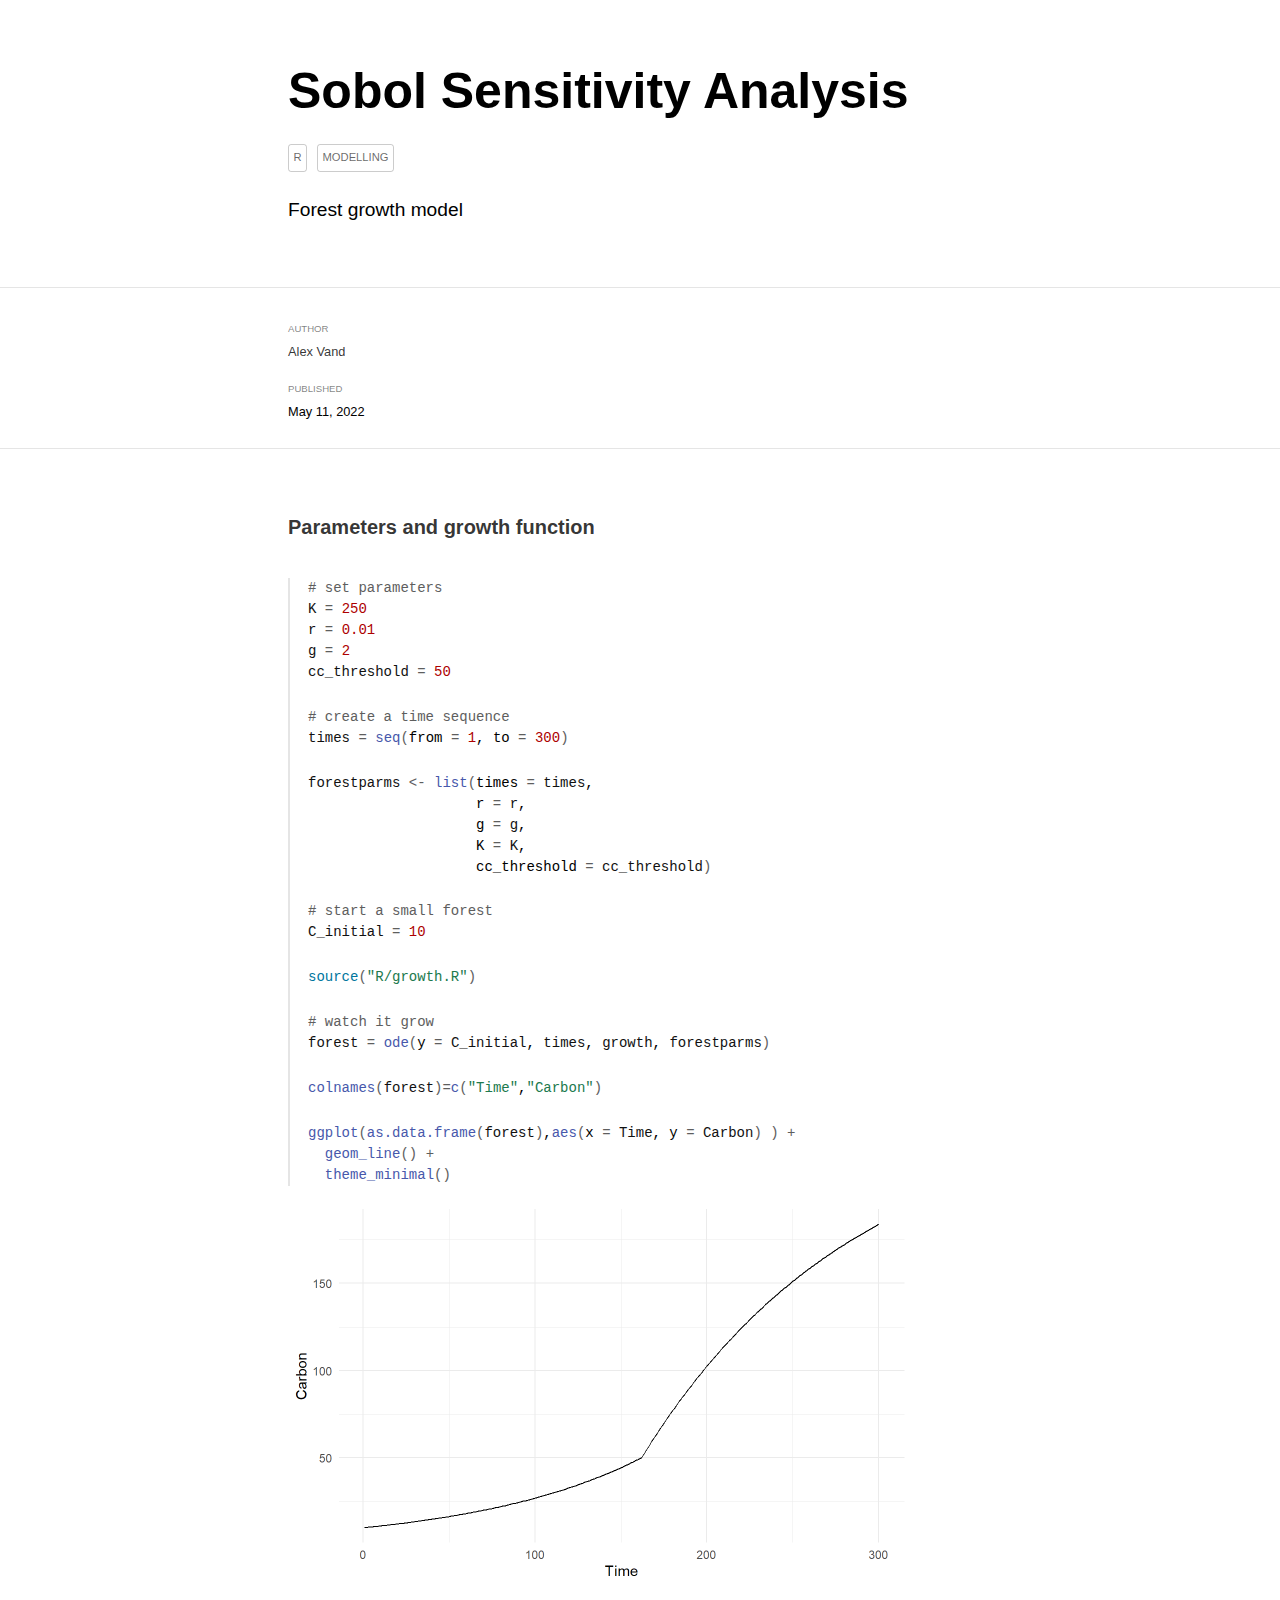
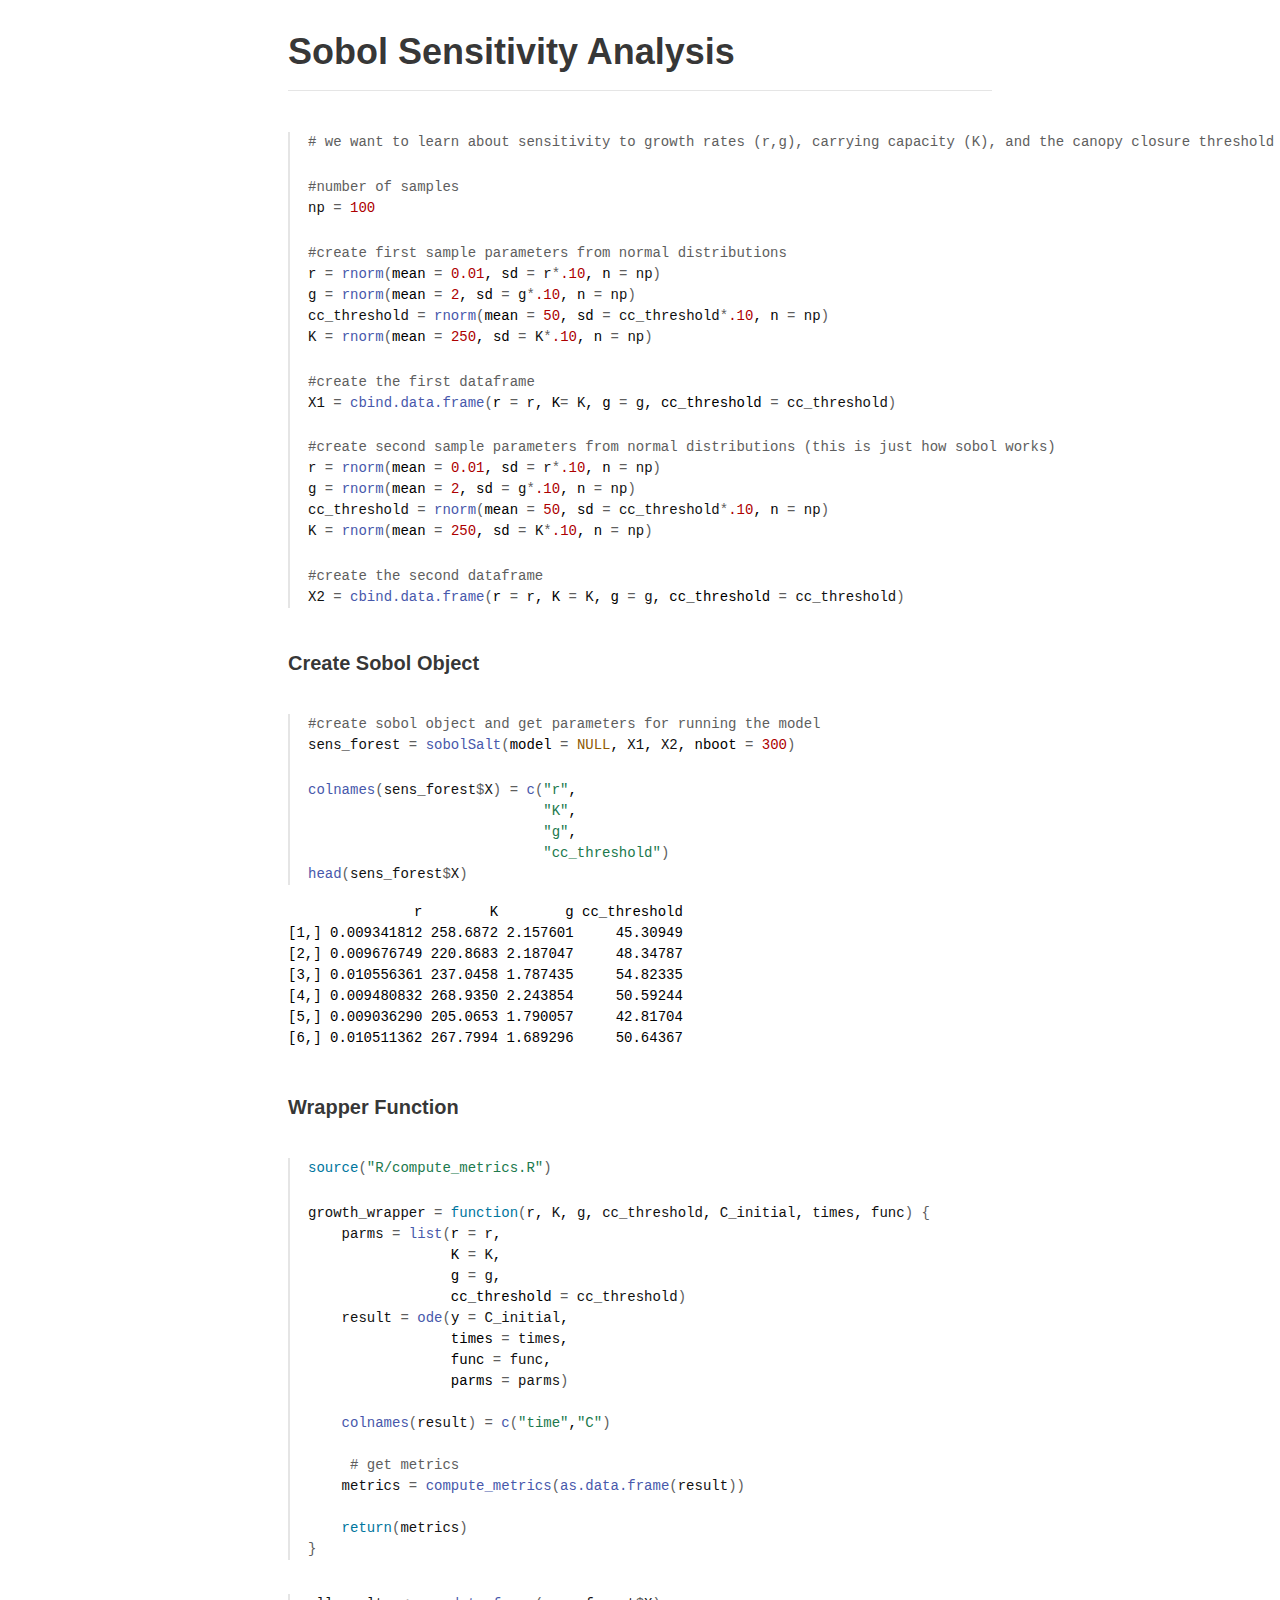
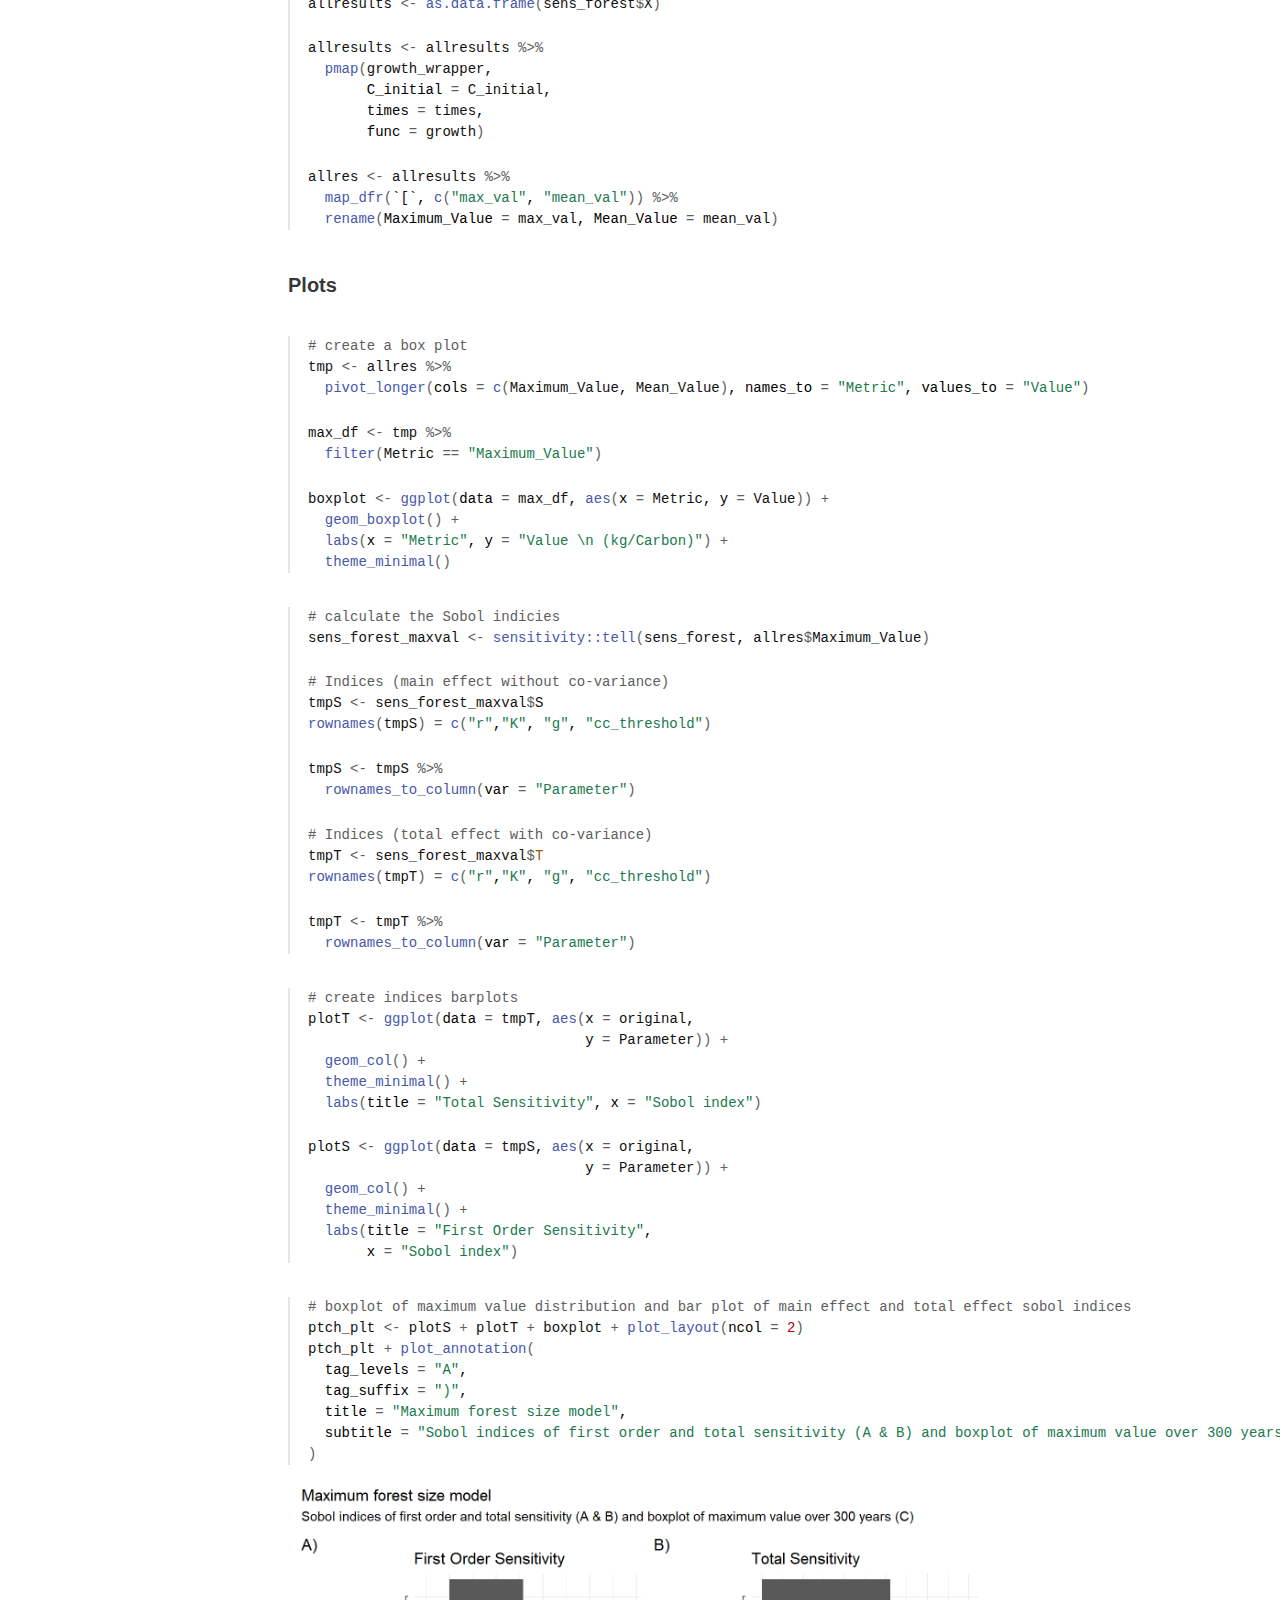
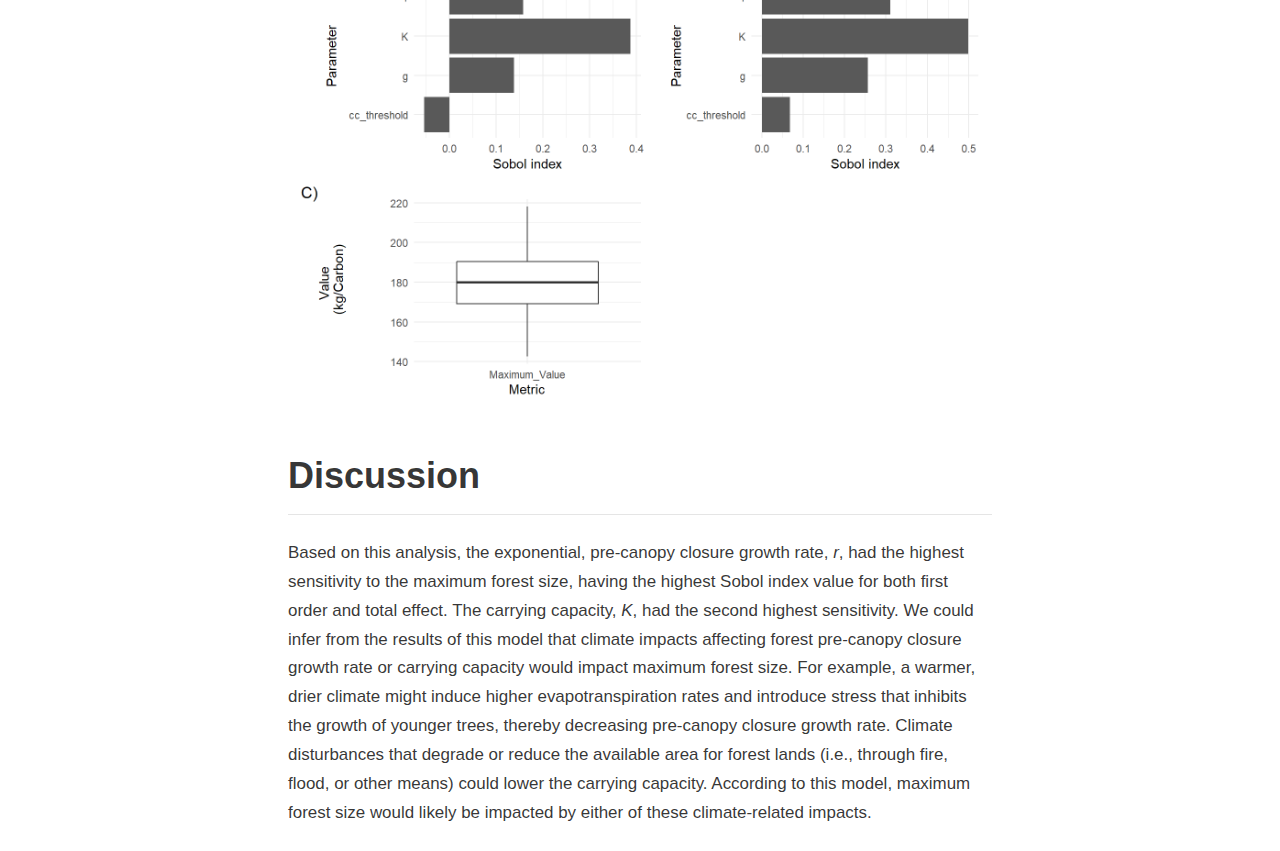
<file: _posts/sobol_sensitivity/forest_growth.html>
<!DOCTYPE html>

<html xmlns="http://www.w3.org/1999/xhtml" lang="" xml:lang="">

<head>
  <meta charset="utf-8"/>
  <meta name="viewport" content="width=device-width, initial-scale=1"/>
  <meta http-equiv="X-UA-Compatible" content="IE=Edge,chrome=1"/>
  <meta name="generator" content="distill" />

  <style type="text/css">
  /* Hide doc at startup (prevent jankiness while JS renders/transforms) */
  body {
    visibility: hidden;
  }
  </style>

 <!--radix_placeholder_import_source-->
 <!--/radix_placeholder_import_source-->

<style type="text/css">code{white-space: pre;}</style>
<style type="text/css" data-origin="pandoc">
pre > code.sourceCode { white-space: pre; position: relative; }
pre > code.sourceCode > span { display: inline-block; line-height: 1.25; }
pre > code.sourceCode > span:empty { height: 1.2em; }
.sourceCode { overflow: visible; }
code.sourceCode > span { color: inherit; text-decoration: inherit; }
div.sourceCode { margin: 1em 0; }
pre.sourceCode { margin: 0; }
@media screen {
div.sourceCode { overflow: auto; }
}
@media print {
pre > code.sourceCode { white-space: pre-wrap; }
pre > code.sourceCode > span { text-indent: -5em; padding-left: 5em; }
}
pre.numberSource code
  { counter-reset: source-line 0; }
pre.numberSource code > span
  { position: relative; left: -4em; counter-increment: source-line; }
pre.numberSource code > span > a:first-child::before
  { content: counter(source-line);
    position: relative; left: -1em; text-align: right; vertical-align: baseline;
    border: none; display: inline-block;
    -webkit-touch-callout: none; -webkit-user-select: none;
    -khtml-user-select: none; -moz-user-select: none;
    -ms-user-select: none; user-select: none;
    padding: 0 4px; width: 4em;
    color: #aaaaaa;
  }
pre.numberSource { margin-left: 3em; border-left: 1px solid #aaaaaa;  padding-left: 4px; }
div.sourceCode
  { color: #00769e; background-color: #f1f3f5; }
@media screen {
pre > code.sourceCode > span > a:first-child::before { text-decoration: underline; }
}
code span { color: #00769e; } /* Normal */
code span.al { color: #ad0000; } /* Alert */
code span.an { color: #5e5e5e; } /* Annotation */
code span.at { color: #657422; } /* Attribute */
code span.bn { color: #ad0000; } /* BaseN */
code span.bu { } /* BuiltIn */
code span.cf { color: #00769e; } /* ControlFlow */
code span.ch { color: #20794d; } /* Char */
code span.cn { color: #8f5902; } /* Constant */
code span.co { color: #5e5e5e; } /* Comment */
code span.cv { color: #5e5e5e; font-style: italic; } /* CommentVar */
code span.do { color: #5e5e5e; font-style: italic; } /* Documentation */
code span.dt { color: #ad0000; } /* DataType */
code span.dv { color: #ad0000; } /* DecVal */
code span.er { color: #ad0000; } /* Error */
code span.ex { } /* Extension */
code span.fl { color: #ad0000; } /* Float */
code span.fu { color: #4758ab; } /* Function */
code span.im { } /* Import */
code span.in { color: #5e5e5e; } /* Information */
code span.kw { color: #00769e; } /* Keyword */
code span.op { color: #5e5e5e; } /* Operator */
code span.ot { color: #00769e; } /* Other */
code span.pp { color: #ad0000; } /* Preprocessor */
code span.sc { color: #5e5e5e; } /* SpecialChar */
code span.ss { color: #20794d; } /* SpecialString */
code span.st { color: #20794d; } /* String */
code span.va { color: #111111; } /* Variable */
code span.vs { color: #20794d; } /* VerbatimString */
code span.wa { color: #5e5e5e; font-style: italic; } /* Warning */
</style>


  <!--radix_placeholder_meta_tags-->
  <title>Sobol Sensitivity Analysis</title>

  <meta property="description" itemprop="description" content="Forest growth model"/>


  <!--  https://schema.org/Article -->
  <meta property="article:published" itemprop="datePublished" content="2022-05-11"/>
  <meta property="article:created" itemprop="dateCreated" content="2022-05-11"/>
  <meta name="article:author" content="Alex Vand"/>

  <!--  https://developers.facebook.com/docs/sharing/webmasters#markup -->
  <meta property="og:title" content="Sobol Sensitivity Analysis"/>
  <meta property="og:type" content="article"/>
  <meta property="og:description" content="Forest growth model"/>
  <meta property="og:locale" content="en_US"/>

  <!--  https://dev.twitter.com/cards/types/summary -->
  <meta property="twitter:card" content="summary"/>
  <meta property="twitter:title" content="Sobol Sensitivity Analysis"/>
  <meta property="twitter:description" content="Forest growth model"/>

  <!--/radix_placeholder_meta_tags-->
  <!--radix_placeholder_rmarkdown_metadata-->

  <script type="text/json" id="radix-rmarkdown-metadata">
  {"type":"list","attributes":{"names":{"type":"character","attributes":{},"value":["title","description","author","date","output","categories"]}},"value":[{"type":"character","attributes":{},"value":["Sobol Sensitivity Analysis"]},{"type":"character","attributes":{},"value":["Forest growth model\n"]},{"type":"list","attributes":{},"value":[{"type":"list","attributes":{"names":{"type":"character","attributes":{},"value":["name","url"]}},"value":[{"type":"character","attributes":{},"value":["Alex Vand"]},{"type":"list","attributes":{"names":{"type":"character","attributes":{},"value":[]}},"value":[]}]}]},{"type":"character","attributes":{},"value":["2022-05-11"]},{"type":"list","attributes":{"names":{"type":"character","attributes":{},"value":["distill::distill_article"]}},"value":[{"type":"list","attributes":{"names":{"type":"character","attributes":{},"value":["self_contained"]}},"value":[{"type":"logical","attributes":{},"value":[false]}]}]},{"type":"character","attributes":{},"value":["R","modelling"]}]}
  </script>
  <!--/radix_placeholder_rmarkdown_metadata-->
  
  <script type="text/json" id="radix-resource-manifest">
  {"type":"character","attributes":{},"value":["forest_growth_files/anchor-4.2.2/anchor.min.js","forest_growth_files/bowser-1.9.3/bowser.min.js","forest_growth_files/distill-2.2.21/template.v2.js","forest_growth_files/figure-html5/unnamed-chunk-1-1.png","forest_growth_files/figure-html5/unnamed-chunk-9-1.png","forest_growth_files/header-attrs-2.14/header-attrs.js","forest_growth_files/jquery-3.6.0/jquery-3.6.0.js","forest_growth_files/jquery-3.6.0/jquery-3.6.0.min.js","forest_growth_files/jquery-3.6.0/jquery-3.6.0.min.map","forest_growth_files/popper-2.6.0/popper.min.js","forest_growth_files/tippy-6.2.7/tippy-bundle.umd.min.js","forest_growth_files/tippy-6.2.7/tippy-light-border.css","forest_growth_files/tippy-6.2.7/tippy.css","forest_growth_files/tippy-6.2.7/tippy.umd.min.js","forest_growth_files/webcomponents-2.0.0/webcomponents.js","R/compute_metrics.R","R/dexppopK.R","R/dharvest.R","R/growth.R"]}
  </script>
  <!--radix_placeholder_navigation_in_header-->
  <!--/radix_placeholder_navigation_in_header-->
  <!--radix_placeholder_distill-->

  <style type="text/css">

  body {
    background-color: white;
  }

  .pandoc-table {
    width: 100%;
  }

  .pandoc-table>caption {
    margin-bottom: 10px;
  }

  .pandoc-table th:not([align]) {
    text-align: left;
  }

  .pagedtable-footer {
    font-size: 15px;
  }

  d-byline .byline {
    grid-template-columns: 2fr 2fr;
  }

  d-byline .byline h3 {
    margin-block-start: 1.5em;
  }

  d-byline .byline .authors-affiliations h3 {
    margin-block-start: 0.5em;
  }

  .authors-affiliations .orcid-id {
    width: 16px;
    height:16px;
    margin-left: 4px;
    margin-right: 4px;
    vertical-align: middle;
    padding-bottom: 2px;
  }

  d-title .dt-tags {
    margin-top: 1em;
    grid-column: text;
  }

  .dt-tags .dt-tag {
    text-decoration: none;
    display: inline-block;
    color: rgba(0,0,0,0.6);
    padding: 0em 0.4em;
    margin-right: 0.5em;
    margin-bottom: 0.4em;
    font-size: 70%;
    border: 1px solid rgba(0,0,0,0.2);
    border-radius: 3px;
    text-transform: uppercase;
    font-weight: 500;
  }

  d-article table.gt_table td,
  d-article table.gt_table th {
    border-bottom: none;
    font-size: 100%;
  }

  .html-widget {
    margin-bottom: 2.0em;
  }

  .l-screen-inset {
    padding-right: 16px;
  }

  .l-screen .caption {
    margin-left: 10px;
  }

  .shaded {
    background: rgb(247, 247, 247);
    padding-top: 20px;
    padding-bottom: 20px;
    border-top: 1px solid rgba(0, 0, 0, 0.1);
    border-bottom: 1px solid rgba(0, 0, 0, 0.1);
  }

  .shaded .html-widget {
    margin-bottom: 0;
    border: 1px solid rgba(0, 0, 0, 0.1);
  }

  .shaded .shaded-content {
    background: white;
  }

  .text-output {
    margin-top: 0;
    line-height: 1.5em;
  }

  .hidden {
    display: none !important;
  }

  d-article {
    padding-top: 2.5rem;
    padding-bottom: 30px;
  }

  d-appendix {
    padding-top: 30px;
  }

  d-article>p>img {
    width: 100%;
  }

  d-article h2 {
    margin: 1rem 0 1.5rem 0;
  }

  d-article h3 {
    margin-top: 1.5rem;
  }

  d-article iframe {
    border: 1px solid rgba(0, 0, 0, 0.1);
    margin-bottom: 2.0em;
    width: 100%;
  }

  /* Tweak code blocks */

  d-article div.sourceCode code,
  d-article pre code {
    font-family: Consolas, Monaco, 'Andale Mono', 'Ubuntu Mono', monospace;
  }

  d-article pre,
  d-article div.sourceCode,
  d-article div.sourceCode pre {
    overflow: auto;
  }

  d-article div.sourceCode {
    background-color: white;
  }

  d-article div.sourceCode pre {
    padding-left: 10px;
    font-size: 12px;
    border-left: 2px solid rgba(0,0,0,0.1);
  }

  d-article pre {
    font-size: 12px;
    color: black;
    background: none;
    margin-top: 0;
    text-align: left;
    white-space: pre;
    word-spacing: normal;
    word-break: normal;
    word-wrap: normal;
    line-height: 1.5;

    -moz-tab-size: 4;
    -o-tab-size: 4;
    tab-size: 4;

    -webkit-hyphens: none;
    -moz-hyphens: none;
    -ms-hyphens: none;
    hyphens: none;
  }

  d-article pre a {
    border-bottom: none;
  }

  d-article pre a:hover {
    border-bottom: none;
    text-decoration: underline;
  }

  d-article details {
    grid-column: text;
    margin-bottom: 0.8em;
  }

  @media(min-width: 768px) {

  d-article pre,
  d-article div.sourceCode,
  d-article div.sourceCode pre {
    overflow: visible !important;
  }

  d-article div.sourceCode pre {
    padding-left: 18px;
    font-size: 14px;
  }

  d-article pre {
    font-size: 14px;
  }

  }

  figure img.external {
    background: white;
    border: 1px solid rgba(0, 0, 0, 0.1);
    box-shadow: 0 1px 8px rgba(0, 0, 0, 0.1);
    padding: 18px;
    box-sizing: border-box;
  }

  /* CSS for d-contents */

  .d-contents {
    grid-column: text;
    color: rgba(0,0,0,0.8);
    font-size: 0.9em;
    padding-bottom: 1em;
    margin-bottom: 1em;
    padding-bottom: 0.5em;
    margin-bottom: 1em;
    padding-left: 0.25em;
    justify-self: start;
  }

  @media(min-width: 1000px) {
    .d-contents.d-contents-float {
      height: 0;
      grid-column-start: 1;
      grid-column-end: 4;
      justify-self: center;
      padding-right: 3em;
      padding-left: 2em;
    }
  }

  .d-contents nav h3 {
    font-size: 18px;
    margin-top: 0;
    margin-bottom: 1em;
  }

  .d-contents li {
    list-style-type: none
  }

  .d-contents nav > ul {
    padding-left: 0;
  }

  .d-contents ul {
    padding-left: 1em
  }

  .d-contents nav ul li {
    margin-top: 0.6em;
    margin-bottom: 0.2em;
  }

  .d-contents nav a {
    font-size: 13px;
    border-bottom: none;
    text-decoration: none
    color: rgba(0, 0, 0, 0.8);
  }

  .d-contents nav a:hover {
    text-decoration: underline solid rgba(0, 0, 0, 0.6)
  }

  .d-contents nav > ul > li > a {
    font-weight: 600;
  }

  .d-contents nav > ul > li > ul {
    font-weight: inherit;
  }

  .d-contents nav > ul > li > ul > li {
    margin-top: 0.2em;
  }


  .d-contents nav ul {
    margin-top: 0;
    margin-bottom: 0.25em;
  }

  .d-article-with-toc h2:nth-child(2) {
    margin-top: 0;
  }


  /* Figure */

  .figure {
    position: relative;
    margin-bottom: 2.5em;
    margin-top: 1.5em;
  }

  .figure .caption {
    color: rgba(0, 0, 0, 0.6);
    font-size: 12px;
    line-height: 1.5em;
  }

  .figure img.external {
    background: white;
    border: 1px solid rgba(0, 0, 0, 0.1);
    box-shadow: 0 1px 8px rgba(0, 0, 0, 0.1);
    padding: 18px;
    box-sizing: border-box;
  }

  .figure .caption a {
    color: rgba(0, 0, 0, 0.6);
  }

  .figure .caption b,
  .figure .caption strong, {
    font-weight: 600;
    color: rgba(0, 0, 0, 1.0);
  }

  /* Citations */

  d-article .citation {
    color: inherit;
    cursor: inherit;
  }

  div.hanging-indent{
    margin-left: 1em; text-indent: -1em;
  }

  /* Citation hover box */

  .tippy-box[data-theme~=light-border] {
    background-color: rgba(250, 250, 250, 0.95);
  }

  .tippy-content > p {
    margin-bottom: 0;
    padding: 2px;
  }


  /* Tweak 1000px media break to show more text */

  @media(min-width: 1000px) {
    .base-grid,
    distill-header,
    d-title,
    d-abstract,
    d-article,
    d-appendix,
    distill-appendix,
    d-byline,
    d-footnote-list,
    d-citation-list,
    distill-footer {
      grid-template-columns: [screen-start] 1fr [page-start kicker-start] 80px [middle-start] 50px [text-start kicker-end] 65px 65px 65px 65px 65px 65px 65px 65px [text-end gutter-start] 65px [middle-end] 65px [page-end gutter-end] 1fr [screen-end];
      grid-column-gap: 16px;
    }

    .grid {
      grid-column-gap: 16px;
    }

    d-article {
      font-size: 1.06rem;
      line-height: 1.7em;
    }
    figure .caption, .figure .caption, figure figcaption {
      font-size: 13px;
    }
  }

  @media(min-width: 1180px) {
    .base-grid,
    distill-header,
    d-title,
    d-abstract,
    d-article,
    d-appendix,
    distill-appendix,
    d-byline,
    d-footnote-list,
    d-citation-list,
    distill-footer {
      grid-template-columns: [screen-start] 1fr [page-start kicker-start] 60px [middle-start] 60px [text-start kicker-end] 60px 60px 60px 60px 60px 60px 60px 60px [text-end gutter-start] 60px [middle-end] 60px [page-end gutter-end] 1fr [screen-end];
      grid-column-gap: 32px;
    }

    .grid {
      grid-column-gap: 32px;
    }
  }


  /* Get the citation styles for the appendix (not auto-injected on render since
     we do our own rendering of the citation appendix) */

  d-appendix .citation-appendix,
  .d-appendix .citation-appendix {
    font-size: 11px;
    line-height: 15px;
    border-left: 1px solid rgba(0, 0, 0, 0.1);
    padding-left: 18px;
    border: 1px solid rgba(0,0,0,0.1);
    background: rgba(0, 0, 0, 0.02);
    padding: 10px 18px;
    border-radius: 3px;
    color: rgba(150, 150, 150, 1);
    overflow: hidden;
    margin-top: -12px;
    white-space: pre-wrap;
    word-wrap: break-word;
  }

  /* Include appendix styles here so they can be overridden */

  d-appendix {
    contain: layout style;
    font-size: 0.8em;
    line-height: 1.7em;
    margin-top: 60px;
    margin-bottom: 0;
    border-top: 1px solid rgba(0, 0, 0, 0.1);
    color: rgba(0,0,0,0.5);
    padding-top: 60px;
    padding-bottom: 48px;
  }

  d-appendix h3 {
    grid-column: page-start / text-start;
    font-size: 15px;
    font-weight: 500;
    margin-top: 1em;
    margin-bottom: 0;
    color: rgba(0,0,0,0.65);
  }

  d-appendix h3 + * {
    margin-top: 1em;
  }

  d-appendix ol {
    padding: 0 0 0 15px;
  }

  @media (min-width: 768px) {
    d-appendix ol {
      padding: 0 0 0 30px;
      margin-left: -30px;
    }
  }

  d-appendix li {
    margin-bottom: 1em;
  }

  d-appendix a {
    color: rgba(0, 0, 0, 0.6);
  }

  d-appendix > * {
    grid-column: text;
  }

  d-appendix > d-footnote-list,
  d-appendix > d-citation-list,
  d-appendix > distill-appendix {
    grid-column: screen;
  }

  /* Include footnote styles here so they can be overridden */

  d-footnote-list {
    contain: layout style;
  }

  d-footnote-list > * {
    grid-column: text;
  }

  d-footnote-list a.footnote-backlink {
    color: rgba(0,0,0,0.3);
    padding-left: 0.5em;
  }



  /* Anchor.js */

  .anchorjs-link {
    /*transition: all .25s linear; */
    text-decoration: none;
    border-bottom: none;
  }
  *:hover > .anchorjs-link {
    margin-left: -1.125em !important;
    text-decoration: none;
    border-bottom: none;
  }

  /* Social footer */

  .social_footer {
    margin-top: 30px;
    margin-bottom: 0;
    color: rgba(0,0,0,0.67);
  }

  .disqus-comments {
    margin-right: 30px;
  }

  .disqus-comment-count {
    border-bottom: 1px solid rgba(0, 0, 0, 0.4);
    cursor: pointer;
  }

  #disqus_thread {
    margin-top: 30px;
  }

  .article-sharing a {
    border-bottom: none;
    margin-right: 8px;
  }

  .article-sharing a:hover {
    border-bottom: none;
  }

  .sidebar-section.subscribe {
    font-size: 12px;
    line-height: 1.6em;
  }

  .subscribe p {
    margin-bottom: 0.5em;
  }


  .article-footer .subscribe {
    font-size: 15px;
    margin-top: 45px;
  }


  .sidebar-section.custom {
    font-size: 12px;
    line-height: 1.6em;
  }

  .custom p {
    margin-bottom: 0.5em;
  }

  /* Styles for listing layout (hide title) */
  .layout-listing d-title, .layout-listing .d-title {
    display: none;
  }

  /* Styles for posts lists (not auto-injected) */


  .posts-with-sidebar {
    padding-left: 45px;
    padding-right: 45px;
  }

  .posts-list .description h2,
  .posts-list .description p {
    font-family: -apple-system, BlinkMacSystemFont, "Segoe UI", Roboto, Oxygen, Ubuntu, Cantarell, "Fira Sans", "Droid Sans", "Helvetica Neue", Arial, sans-serif;
  }

  .posts-list .description h2 {
    font-weight: 700;
    border-bottom: none;
    padding-bottom: 0;
  }

  .posts-list h2.post-tag {
    border-bottom: 1px solid rgba(0, 0, 0, 0.2);
    padding-bottom: 12px;
  }
  .posts-list {
    margin-top: 60px;
    margin-bottom: 24px;
  }

  .posts-list .post-preview {
    text-decoration: none;
    overflow: hidden;
    display: block;
    border-bottom: 1px solid rgba(0, 0, 0, 0.1);
    padding: 24px 0;
  }

  .post-preview-last {
    border-bottom: none !important;
  }

  .posts-list .posts-list-caption {
    grid-column: screen;
    font-weight: 400;
  }

  .posts-list .post-preview h2 {
    margin: 0 0 6px 0;
    line-height: 1.2em;
    font-style: normal;
    font-size: 24px;
  }

  .posts-list .post-preview p {
    margin: 0 0 12px 0;
    line-height: 1.4em;
    font-size: 16px;
  }

  .posts-list .post-preview .thumbnail {
    box-sizing: border-box;
    margin-bottom: 24px;
    position: relative;
    max-width: 500px;
  }
  .posts-list .post-preview img {
    width: 100%;
    display: block;
  }

  .posts-list .metadata {
    font-size: 12px;
    line-height: 1.4em;
    margin-bottom: 18px;
  }

  .posts-list .metadata > * {
    display: inline-block;
  }

  .posts-list .metadata .publishedDate {
    margin-right: 2em;
  }

  .posts-list .metadata .dt-authors {
    display: block;
    margin-top: 0.3em;
    margin-right: 2em;
  }

  .posts-list .dt-tags {
    display: block;
    line-height: 1em;
  }

  .posts-list .dt-tags .dt-tag {
    display: inline-block;
    color: rgba(0,0,0,0.6);
    padding: 0.3em 0.4em;
    margin-right: 0.2em;
    margin-bottom: 0.4em;
    font-size: 60%;
    border: 1px solid rgba(0,0,0,0.2);
    border-radius: 3px;
    text-transform: uppercase;
    font-weight: 500;
  }

  .posts-list img {
    opacity: 1;
  }

  .posts-list img[data-src] {
    opacity: 0;
  }

  .posts-more {
    clear: both;
  }


  .posts-sidebar {
    font-size: 16px;
  }

  .posts-sidebar h3 {
    font-size: 16px;
    margin-top: 0;
    margin-bottom: 0.5em;
    font-weight: 400;
    text-transform: uppercase;
  }

  .sidebar-section {
    margin-bottom: 30px;
  }

  .categories ul {
    list-style-type: none;
    margin: 0;
    padding: 0;
  }

  .categories li {
    color: rgba(0, 0, 0, 0.8);
    margin-bottom: 0;
  }

  .categories li>a {
    border-bottom: none;
  }

  .categories li>a:hover {
    border-bottom: 1px solid rgba(0, 0, 0, 0.4);
  }

  .categories .active {
    font-weight: 600;
  }

  .categories .category-count {
    color: rgba(0, 0, 0, 0.4);
  }


  @media(min-width: 768px) {
    .posts-list .post-preview h2 {
      font-size: 26px;
    }
    .posts-list .post-preview .thumbnail {
      float: right;
      width: 30%;
      margin-bottom: 0;
    }
    .posts-list .post-preview .description {
      float: left;
      width: 45%;
    }
    .posts-list .post-preview .metadata {
      float: left;
      width: 20%;
      margin-top: 8px;
    }
    .posts-list .post-preview p {
      margin: 0 0 12px 0;
      line-height: 1.5em;
      font-size: 16px;
    }
    .posts-with-sidebar .posts-list {
      float: left;
      width: 75%;
    }
    .posts-with-sidebar .posts-sidebar {
      float: right;
      width: 20%;
      margin-top: 60px;
      padding-top: 24px;
      padding-bottom: 24px;
    }
  }


  /* Improve display for browsers without grid (IE/Edge <= 15) */

  .downlevel {
    line-height: 1.6em;
    font-family: -apple-system, BlinkMacSystemFont, "Segoe UI", Roboto, Oxygen, Ubuntu, Cantarell, "Fira Sans", "Droid Sans", "Helvetica Neue", Arial, sans-serif;
    margin: 0;
  }

  .downlevel .d-title {
    padding-top: 6rem;
    padding-bottom: 1.5rem;
  }

  .downlevel .d-title h1 {
    font-size: 50px;
    font-weight: 700;
    line-height: 1.1em;
    margin: 0 0 0.5rem;
  }

  .downlevel .d-title p {
    font-weight: 300;
    font-size: 1.2rem;
    line-height: 1.55em;
    margin-top: 0;
  }

  .downlevel .d-byline {
    padding-top: 0.8em;
    padding-bottom: 0.8em;
    font-size: 0.8rem;
    line-height: 1.8em;
  }

  .downlevel .section-separator {
    border: none;
    border-top: 1px solid rgba(0, 0, 0, 0.1);
  }

  .downlevel .d-article {
    font-size: 1.06rem;
    line-height: 1.7em;
    padding-top: 1rem;
    padding-bottom: 2rem;
  }


  .downlevel .d-appendix {
    padding-left: 0;
    padding-right: 0;
    max-width: none;
    font-size: 0.8em;
    line-height: 1.7em;
    margin-bottom: 0;
    color: rgba(0,0,0,0.5);
    padding-top: 40px;
    padding-bottom: 48px;
  }

  .downlevel .footnotes ol {
    padding-left: 13px;
  }

  .downlevel .base-grid,
  .downlevel .distill-header,
  .downlevel .d-title,
  .downlevel .d-abstract,
  .downlevel .d-article,
  .downlevel .d-appendix,
  .downlevel .distill-appendix,
  .downlevel .d-byline,
  .downlevel .d-footnote-list,
  .downlevel .d-citation-list,
  .downlevel .distill-footer,
  .downlevel .appendix-bottom,
  .downlevel .posts-container {
    padding-left: 40px;
    padding-right: 40px;
  }

  @media(min-width: 768px) {
    .downlevel .base-grid,
    .downlevel .distill-header,
    .downlevel .d-title,
    .downlevel .d-abstract,
    .downlevel .d-article,
    .downlevel .d-appendix,
    .downlevel .distill-appendix,
    .downlevel .d-byline,
    .downlevel .d-footnote-list,
    .downlevel .d-citation-list,
    .downlevel .distill-footer,
    .downlevel .appendix-bottom,
    .downlevel .posts-container {
    padding-left: 150px;
    padding-right: 150px;
    max-width: 900px;
  }
  }

  .downlevel pre code {
    display: block;
    border-left: 2px solid rgba(0, 0, 0, .1);
    padding: 0 0 0 20px;
    font-size: 14px;
  }

  .downlevel code, .downlevel pre {
    color: black;
    background: none;
    font-family: Consolas, Monaco, 'Andale Mono', 'Ubuntu Mono', monospace;
    text-align: left;
    white-space: pre;
    word-spacing: normal;
    word-break: normal;
    word-wrap: normal;
    line-height: 1.5;

    -moz-tab-size: 4;
    -o-tab-size: 4;
    tab-size: 4;

    -webkit-hyphens: none;
    -moz-hyphens: none;
    -ms-hyphens: none;
    hyphens: none;
  }

  .downlevel .posts-list .post-preview {
    color: inherit;
  }



  </style>

  <script type="application/javascript">

  function is_downlevel_browser() {
    if (bowser.isUnsupportedBrowser({ msie: "12", msedge: "16"},
                                   window.navigator.userAgent)) {
      return true;
    } else {
      return window.load_distill_framework === undefined;
    }
  }

  // show body when load is complete
  function on_load_complete() {

    // add anchors
    if (window.anchors) {
      window.anchors.options.placement = 'left';
      window.anchors.add('d-article > h2, d-article > h3, d-article > h4, d-article > h5');
    }


    // set body to visible
    document.body.style.visibility = 'visible';

    // force redraw for leaflet widgets
    if (window.HTMLWidgets) {
      var maps = window.HTMLWidgets.findAll(".leaflet");
      $.each(maps, function(i, el) {
        var map = this.getMap();
        map.invalidateSize();
        map.eachLayer(function(layer) {
          if (layer instanceof L.TileLayer)
            layer.redraw();
        });
      });
    }

    // trigger 'shown' so htmlwidgets resize
    $('d-article').trigger('shown');
  }

  function init_distill() {

    init_common();

    // create front matter
    var front_matter = $('<d-front-matter></d-front-matter>');
    $('#distill-front-matter').wrap(front_matter);

    // create d-title
    $('.d-title').changeElementType('d-title');

    // create d-byline
    var byline = $('<d-byline></d-byline>');
    $('.d-byline').replaceWith(byline);

    // create d-article
    var article = $('<d-article></d-article>');
    $('.d-article').wrap(article).children().unwrap();

    // move posts container into article
    $('.posts-container').appendTo($('d-article'));

    // create d-appendix
    $('.d-appendix').changeElementType('d-appendix');

    // flag indicating that we have appendix items
    var appendix = $('.appendix-bottom').children('h3').length > 0;

    // replace footnotes with <d-footnote>
    $('.footnote-ref').each(function(i, val) {
      appendix = true;
      var href = $(this).attr('href');
      var id = href.replace('#', '');
      var fn = $('#' + id);
      var fn_p = $('#' + id + '>p');
      fn_p.find('.footnote-back').remove();
      var text = fn_p.html();
      var dtfn = $('<d-footnote></d-footnote>');
      dtfn.html(text);
      $(this).replaceWith(dtfn);
    });
    // remove footnotes
    $('.footnotes').remove();

    // move refs into #references-listing
    $('#references-listing').replaceWith($('#refs'));

    $('h1.appendix, h2.appendix').each(function(i, val) {
      $(this).changeElementType('h3');
    });
    $('h3.appendix').each(function(i, val) {
      var id = $(this).attr('id');
      $('.d-contents a[href="#' + id + '"]').parent().remove();
      appendix = true;
      $(this).nextUntil($('h1, h2, h3')).addBack().appendTo($('d-appendix'));
    });

    // show d-appendix if we have appendix content
    $("d-appendix").css('display', appendix ? 'grid' : 'none');

    // localize layout chunks to just output
    $('.layout-chunk').each(function(i, val) {

      // capture layout
      var layout = $(this).attr('data-layout');

      // apply layout to markdown level block elements
      var elements = $(this).children().not('details, div.sourceCode, pre, script');
      elements.each(function(i, el) {
        var layout_div = $('<div class="' + layout + '"></div>');
        if (layout_div.hasClass('shaded')) {
          var shaded_content = $('<div class="shaded-content"></div>');
          $(this).wrap(shaded_content);
          $(this).parent().wrap(layout_div);
        } else {
          $(this).wrap(layout_div);
        }
      });


      // unwrap the layout-chunk div
      $(this).children().unwrap();
    });

    // remove code block used to force  highlighting css
    $('.distill-force-highlighting-css').parent().remove();

    // remove empty line numbers inserted by pandoc when using a
    // custom syntax highlighting theme
    $('code.sourceCode a:empty').remove();

    // load distill framework
    load_distill_framework();

    // wait for window.distillRunlevel == 4 to do post processing
    function distill_post_process() {

      if (!window.distillRunlevel || window.distillRunlevel < 4)
        return;

      // hide author/affiliations entirely if we have no authors
      var front_matter = JSON.parse($("#distill-front-matter").html());
      var have_authors = front_matter.authors && front_matter.authors.length > 0;
      if (!have_authors)
        $('d-byline').addClass('hidden');

      // article with toc class
      $('.d-contents').parent().addClass('d-article-with-toc');

      // strip links that point to #
      $('.authors-affiliations').find('a[href="#"]').removeAttr('href');

      // add orcid ids
      $('.authors-affiliations').find('.author').each(function(i, el) {
        var orcid_id = front_matter.authors[i].orcidID;
        if (orcid_id) {
          var a = $('<a></a>');
          a.attr('href', 'https://orcid.org/' + orcid_id);
          var img = $('<img></img>');
          img.addClass('orcid-id');
          img.attr('alt', 'ORCID ID');
          img.attr('src','[data-uri]');
          a.append(img);
          $(this).append(a);
        }
      });

      // hide elements of author/affiliations grid that have no value
      function hide_byline_column(caption) {
        $('d-byline').find('h3:contains("' + caption + '")').parent().css('visibility', 'hidden');
      }

      // affiliations
      var have_affiliations = false;
      for (var i = 0; i<front_matter.authors.length; ++i) {
        var author = front_matter.authors[i];
        if (author.affiliation !== "&nbsp;") {
          have_affiliations = true;
          break;
        }
      }
      if (!have_affiliations)
        $('d-byline').find('h3:contains("Affiliations")').css('visibility', 'hidden');

      // published date
      if (!front_matter.publishedDate)
        hide_byline_column("Published");

      // document object identifier
      var doi = $('d-byline').find('h3:contains("DOI")');
      var doi_p = doi.next().empty();
      if (!front_matter.doi) {
        // if we have a citation and valid citationText then link to that
        if ($('#citation').length > 0 && front_matter.citationText) {
          doi.html('Citation');
          $('<a href="#citation"></a>')
            .text(front_matter.citationText)
            .appendTo(doi_p);
        } else {
          hide_byline_column("DOI");
        }
      } else {
        $('<a></a>')
           .attr('href', "https://doi.org/" + front_matter.doi)
           .html(front_matter.doi)
           .appendTo(doi_p);
      }

       // change plural form of authors/affiliations
      if (front_matter.authors.length === 1) {
        var grid = $('.authors-affiliations');
        grid.children('h3:contains("Authors")').text('Author');
        grid.children('h3:contains("Affiliations")').text('Affiliation');
      }

      // remove d-appendix and d-footnote-list local styles
      $('d-appendix > style:first-child').remove();
      $('d-footnote-list > style:first-child').remove();

      // move appendix-bottom entries to the bottom
      $('.appendix-bottom').appendTo('d-appendix').children().unwrap();
      $('.appendix-bottom').remove();

      // hoverable references
      $('span.citation[data-cites]').each(function() {
        const citeChild = $(this).children()[0]
        // Do not process if @xyz has been used without escaping and without bibliography activated
        // https://github.com/rstudio/distill/issues/466
        if (citeChild === undefined) return true

        if (citeChild.nodeName == "D-FOOTNOTE") {
          var fn = citeChild
          $(this).html(fn.shadowRoot.querySelector("sup"))
          $(this).id = fn.id
          fn.remove()
        }
        var refs = $(this).attr('data-cites').split(" ");
        var refHtml = refs.map(function(ref) {
          // Could use CSS.escape too here, we insure backward compatibility in navigator
          return "<p>" + $('div[id="ref-' + ref + '"]').html() + "</p>";
        }).join("\n");
        window.tippy(this, {
          allowHTML: true,
          content: refHtml,
          maxWidth: 500,
          interactive: true,
          interactiveBorder: 10,
          theme: 'light-border',
          placement: 'bottom-start'
        });
      });

      // fix footnotes in tables (#411)
      // replacing broken distill.pub feature
      $('table d-footnote').each(function() {
        // we replace internal showAtNode methode which is triggered when hovering a footnote
        this.hoverBox.showAtNode = function(node) {
          // ported from https://github.com/distillpub/template/pull/105/files
          calcOffset = function(elem) {
              let x = elem.offsetLeft;
              let y = elem.offsetTop;
              // Traverse upwards until an `absolute` element is found or `elem`
              // becomes null.
              while (elem = elem.offsetParent && elem.style.position != 'absolute') {
                  x += elem.offsetLeft;
                  y += elem.offsetTop;
              }

              return { left: x, top: y };
          }
          // https://developer.mozilla.org/en-US/docs/Web/API/HTMLElement/offsetTop
          const bbox = node.getBoundingClientRect();
          const offset = calcOffset(node);
          this.show([offset.left + bbox.width, offset.top + bbox.height]);
        }
      })

      // clear polling timer
      clearInterval(tid);

      // show body now that everything is ready
      on_load_complete();
    }

    var tid = setInterval(distill_post_process, 50);
    distill_post_process();

  }

  function init_downlevel() {

    init_common();

     // insert hr after d-title
    $('.d-title').after($('<hr class="section-separator"/>'));

    // check if we have authors
    var front_matter = JSON.parse($("#distill-front-matter").html());
    var have_authors = front_matter.authors && front_matter.authors.length > 0;

    // manage byline/border
    if (!have_authors)
      $('.d-byline').remove();
    $('.d-byline').after($('<hr class="section-separator"/>'));
    $('.d-byline a').remove();

    // remove toc
    $('.d-contents').remove();

    // move appendix elements
    $('h1.appendix, h2.appendix').each(function(i, val) {
      $(this).changeElementType('h3');
    });
    $('h3.appendix').each(function(i, val) {
      $(this).nextUntil($('h1, h2, h3')).addBack().appendTo($('.d-appendix'));
    });


    // inject headers into references and footnotes
    var refs_header = $('<h3></h3>');
    refs_header.text('References');
    $('#refs').prepend(refs_header);

    var footnotes_header = $('<h3></h3');
    footnotes_header.text('Footnotes');
    $('.footnotes').children('hr').first().replaceWith(footnotes_header);

    // move appendix-bottom entries to the bottom
    $('.appendix-bottom').appendTo('.d-appendix').children().unwrap();
    $('.appendix-bottom').remove();

    // remove appendix if it's empty
    if ($('.d-appendix').children().length === 0)
      $('.d-appendix').remove();

    // prepend separator above appendix
    $('.d-appendix').before($('<hr class="section-separator" style="clear: both"/>'));

    // trim code
    $('pre>code').each(function(i, val) {
      $(this).html($.trim($(this).html()));
    });

    // move posts-container right before article
    $('.posts-container').insertBefore($('.d-article'));

    $('body').addClass('downlevel');

    on_load_complete();
  }


  function init_common() {

    // jquery plugin to change element types
    (function($) {
      $.fn.changeElementType = function(newType) {
        var attrs = {};

        $.each(this[0].attributes, function(idx, attr) {
          attrs[attr.nodeName] = attr.nodeValue;
        });

        this.replaceWith(function() {
          return $("<" + newType + "/>", attrs).append($(this).contents());
        });
      };
    })(jQuery);

    // prevent underline for linked images
    $('a > img').parent().css({'border-bottom' : 'none'});

    // mark non-body figures created by knitr chunks as 100% width
    $('.layout-chunk').each(function(i, val) {
      var figures = $(this).find('img, .html-widget');
      // ignore leaflet img layers (#106)
      figures = figures.filter(':not(img[class*="leaflet"])')
      if ($(this).attr('data-layout') !== "l-body") {
        figures.css('width', '100%');
      } else {
        figures.css('max-width', '100%');
        figures.filter("[width]").each(function(i, val) {
          var fig = $(this);
          fig.css('width', fig.attr('width') + 'px');
        });

      }
    });

    // auto-append index.html to post-preview links in file: protocol
    // and in rstudio ide preview
    $('.post-preview').each(function(i, val) {
      if (window.location.protocol === "file:")
        $(this).attr('href', $(this).attr('href') + "index.html");
    });

    // get rid of index.html references in header
    if (window.location.protocol !== "file:") {
      $('.distill-site-header a[href]').each(function(i,val) {
        $(this).attr('href', $(this).attr('href').replace(/^index[.]html/, "./"));
      });
    }

    // add class to pandoc style tables
    $('tr.header').parent('thead').parent('table').addClass('pandoc-table');
    $('.kable-table').children('table').addClass('pandoc-table');

    // add figcaption style to table captions
    $('caption').parent('table').addClass("figcaption");

    // initialize posts list
    if (window.init_posts_list)
      window.init_posts_list();

    // implmement disqus comment link
    $('.disqus-comment-count').click(function() {
      window.headroom_prevent_pin = true;
      $('#disqus_thread').toggleClass('hidden');
      if (!$('#disqus_thread').hasClass('hidden')) {
        var offset = $(this).offset();
        $(window).resize();
        $('html, body').animate({
          scrollTop: offset.top - 35
        });
      }
    });
  }

  document.addEventListener('DOMContentLoaded', function() {
    if (is_downlevel_browser())
      init_downlevel();
    else
      window.addEventListener('WebComponentsReady', init_distill);
  });

  </script>

  <!--/radix_placeholder_distill-->
  <script src="forest_growth_files/header-attrs-2.14/header-attrs.js"></script>
  <script src="forest_growth_files/jquery-3.6.0/jquery-3.6.0.min.js"></script>
  <script src="forest_growth_files/popper-2.6.0/popper.min.js"></script>
  <link href="forest_growth_files/tippy-6.2.7/tippy.css" rel="stylesheet" />
  <link href="forest_growth_files/tippy-6.2.7/tippy-light-border.css" rel="stylesheet" />
  <script src="forest_growth_files/tippy-6.2.7/tippy.umd.min.js"></script>
  <script src="forest_growth_files/anchor-4.2.2/anchor.min.js"></script>
  <script src="forest_growth_files/bowser-1.9.3/bowser.min.js"></script>
  <script src="forest_growth_files/webcomponents-2.0.0/webcomponents.js"></script>
  <script src="forest_growth_files/distill-2.2.21/template.v2.js"></script>
  <!--radix_placeholder_site_in_header-->
  <!--/radix_placeholder_site_in_header-->


</head>

<body>

<!--radix_placeholder_front_matter-->

<script id="distill-front-matter" type="text/json">
{"title":"Sobol Sensitivity Analysis","description":"Forest growth model","authors":[{"author":"Alex Vand","authorURL":{},"affiliation":"&nbsp;","affiliationURL":"#","orcidID":""}],"publishedDate":"2022-05-11T00:00:00.000-07:00","citationText":"Vand, 2022"}
</script>

<!--/radix_placeholder_front_matter-->
<!--radix_placeholder_navigation_before_body-->
<!--/radix_placeholder_navigation_before_body-->
<!--radix_placeholder_site_before_body-->
<!--/radix_placeholder_site_before_body-->

<div class="d-title">
<h1>Sobol Sensitivity Analysis</h1>
<!--radix_placeholder_categories-->
<div class="dt-tags">
<div class="dt-tag">R</div>
<div class="dt-tag">modelling</div>
</div>
<!--/radix_placeholder_categories-->
<p><p>Forest growth model</p></p>
</div>

<div class="d-byline">
  Alex Vand true 
  
<br/>2022-05-11
</div>

<div class="d-article">
<h3 id="parameters-and-growth-function">Parameters and growth function</h3>
<div class="layout-chunk" data-layout="l-body">
<div class="sourceCode">
<pre class="sourceCode r"><code class="sourceCode r"><span><span class='co'># set parameters</span></span>
<span><span class='va'>K</span> <span class='op'>=</span> <span class='fl'>250</span></span>
<span><span class='va'>r</span> <span class='op'>=</span> <span class='fl'>0.01</span></span>
<span><span class='va'>g</span> <span class='op'>=</span> <span class='fl'>2</span></span>
<span><span class='va'>cc_threshold</span> <span class='op'>=</span> <span class='fl'>50</span></span>
<span></span>
<span><span class='co'># create a time sequence</span></span>
<span><span class='va'>times</span> <span class='op'>=</span> <span class='fu'><a href='https://rdrr.io/r/base/seq.html'>seq</a></span><span class='op'>(</span>from <span class='op'>=</span> <span class='fl'>1</span>, to <span class='op'>=</span> <span class='fl'>300</span><span class='op'>)</span></span>
<span></span>
<span><span class='va'>forestparms</span> <span class='op'>&lt;-</span> <span class='fu'><a href='https://rdrr.io/r/base/list.html'>list</a></span><span class='op'>(</span>times <span class='op'>=</span> <span class='va'>times</span>,</span>
<span>                    r <span class='op'>=</span> <span class='va'>r</span>, </span>
<span>                    g <span class='op'>=</span> <span class='va'>g</span>,</span>
<span>                    K <span class='op'>=</span> <span class='va'>K</span>,</span>
<span>                    cc_threshold <span class='op'>=</span> <span class='va'>cc_threshold</span><span class='op'>)</span></span>
<span></span>
<span><span class='co'># start a small forest</span></span>
<span><span class='va'>C_initial</span> <span class='op'>=</span> <span class='fl'>10</span></span>
<span></span>
<span><span class='kw'><a href='https://rdrr.io/r/base/source.html'>source</a></span><span class='op'>(</span><span class='st'>"R/growth.R"</span><span class='op'>)</span></span>
<span></span>
<span><span class='co'># watch it grow</span></span>
<span><span class='va'>forest</span> <span class='op'>=</span> <span class='fu'><a href='https://rdrr.io/pkg/deSolve/man/ode.html'>ode</a></span><span class='op'>(</span>y <span class='op'>=</span> <span class='va'>C_initial</span>, <span class='va'>times</span>, <span class='va'>growth</span>, <span class='va'>forestparms</span><span class='op'>)</span></span>
<span></span>
<span><span class='fu'><a href='https://rdrr.io/r/base/colnames.html'>colnames</a></span><span class='op'>(</span><span class='va'>forest</span><span class='op'>)</span><span class='op'>=</span><span class='fu'><a href='https://rdrr.io/r/base/c.html'>c</a></span><span class='op'>(</span><span class='st'>"Time"</span>,<span class='st'>"Carbon"</span><span class='op'>)</span></span>
<span></span>
<span><span class='fu'><a href='https://ggplot2.tidyverse.org/reference/ggplot.html'>ggplot</a></span><span class='op'>(</span><span class='fu'><a href='https://rdrr.io/r/base/as.data.frame.html'>as.data.frame</a></span><span class='op'>(</span><span class='va'>forest</span><span class='op'>)</span>,<span class='fu'><a href='https://ggplot2.tidyverse.org/reference/aes.html'>aes</a></span><span class='op'>(</span>x <span class='op'>=</span> <span class='va'>Time</span>, y <span class='op'>=</span> <span class='va'>Carbon</span><span class='op'>)</span> <span class='op'>)</span> <span class='op'>+</span></span>
<span>  <span class='fu'><a href='https://ggplot2.tidyverse.org/reference/geom_path.html'>geom_line</a></span><span class='op'>(</span><span class='op'>)</span> <span class='op'>+</span></span>
<span>  <span class='fu'><a href='https://ggplot2.tidyverse.org/reference/ggtheme.html'>theme_minimal</a></span><span class='op'>(</span><span class='op'>)</span></span></code></pre>
</div>
<p><img src="forest_growth_files/figure-html5/unnamed-chunk-1-1.png" width="624" /></p>
</div>
<h2 id="sobol-sensitivity-analysis">Sobol Sensitivity Analysis</h2>
<div class="layout-chunk" data-layout="l-body">
<div class="sourceCode">
<pre class="sourceCode r"><code class="sourceCode r"><span><span class='co'># we want to learn about sensitivity to growth rates (r,g), carrying capacity (K), and the canopy closure threshold (cc_threshold)</span></span>
<span></span>
<span><span class='co'>#number of samples </span></span>
<span><span class='va'>np</span> <span class='op'>=</span> <span class='fl'>100</span> </span>
<span></span>
<span><span class='co'>#create first sample parameters from normal distributions </span></span>
<span><span class='va'>r</span> <span class='op'>=</span> <span class='fu'><a href='https://rdrr.io/r/stats/Normal.html'>rnorm</a></span><span class='op'>(</span>mean <span class='op'>=</span> <span class='fl'>0.01</span>, sd <span class='op'>=</span> <span class='va'>r</span><span class='op'>*</span><span class='fl'>.10</span>, n <span class='op'>=</span> <span class='va'>np</span><span class='op'>)</span></span>
<span><span class='va'>g</span> <span class='op'>=</span> <span class='fu'><a href='https://rdrr.io/r/stats/Normal.html'>rnorm</a></span><span class='op'>(</span>mean <span class='op'>=</span> <span class='fl'>2</span>, sd <span class='op'>=</span> <span class='va'>g</span><span class='op'>*</span><span class='fl'>.10</span>, n <span class='op'>=</span> <span class='va'>np</span><span class='op'>)</span></span>
<span><span class='va'>cc_threshold</span> <span class='op'>=</span> <span class='fu'><a href='https://rdrr.io/r/stats/Normal.html'>rnorm</a></span><span class='op'>(</span>mean <span class='op'>=</span> <span class='fl'>50</span>, sd <span class='op'>=</span> <span class='va'>cc_threshold</span><span class='op'>*</span><span class='fl'>.10</span>, n <span class='op'>=</span> <span class='va'>np</span><span class='op'>)</span></span>
<span><span class='va'>K</span> <span class='op'>=</span> <span class='fu'><a href='https://rdrr.io/r/stats/Normal.html'>rnorm</a></span><span class='op'>(</span>mean <span class='op'>=</span> <span class='fl'>250</span>, sd <span class='op'>=</span> <span class='va'>K</span><span class='op'>*</span><span class='fl'>.10</span>, n <span class='op'>=</span> <span class='va'>np</span><span class='op'>)</span></span>
<span></span>
<span><span class='co'>#create the first dataframe </span></span>
<span><span class='va'>X1</span> <span class='op'>=</span> <span class='fu'><a href='https://rdrr.io/r/base/cbind.html'>cbind.data.frame</a></span><span class='op'>(</span>r <span class='op'>=</span> <span class='va'>r</span>, K<span class='op'>=</span> <span class='va'>K</span>, g <span class='op'>=</span> <span class='va'>g</span>, cc_threshold <span class='op'>=</span> <span class='va'>cc_threshold</span><span class='op'>)</span></span>
<span></span>
<span><span class='co'>#create second sample parameters from normal distributions (this is just how sobol works)</span></span>
<span><span class='va'>r</span> <span class='op'>=</span> <span class='fu'><a href='https://rdrr.io/r/stats/Normal.html'>rnorm</a></span><span class='op'>(</span>mean <span class='op'>=</span> <span class='fl'>0.01</span>, sd <span class='op'>=</span> <span class='va'>r</span><span class='op'>*</span><span class='fl'>.10</span>, n <span class='op'>=</span> <span class='va'>np</span><span class='op'>)</span></span>
<span><span class='va'>g</span> <span class='op'>=</span> <span class='fu'><a href='https://rdrr.io/r/stats/Normal.html'>rnorm</a></span><span class='op'>(</span>mean <span class='op'>=</span> <span class='fl'>2</span>, sd <span class='op'>=</span> <span class='va'>g</span><span class='op'>*</span><span class='fl'>.10</span>, n <span class='op'>=</span> <span class='va'>np</span><span class='op'>)</span></span>
<span><span class='va'>cc_threshold</span> <span class='op'>=</span> <span class='fu'><a href='https://rdrr.io/r/stats/Normal.html'>rnorm</a></span><span class='op'>(</span>mean <span class='op'>=</span> <span class='fl'>50</span>, sd <span class='op'>=</span> <span class='va'>cc_threshold</span><span class='op'>*</span><span class='fl'>.10</span>, n <span class='op'>=</span> <span class='va'>np</span><span class='op'>)</span></span>
<span><span class='va'>K</span> <span class='op'>=</span> <span class='fu'><a href='https://rdrr.io/r/stats/Normal.html'>rnorm</a></span><span class='op'>(</span>mean <span class='op'>=</span> <span class='fl'>250</span>, sd <span class='op'>=</span> <span class='va'>K</span><span class='op'>*</span><span class='fl'>.10</span>, n <span class='op'>=</span> <span class='va'>np</span><span class='op'>)</span></span>
<span></span>
<span><span class='co'>#create the second dataframe </span></span>
<span><span class='va'>X2</span> <span class='op'>=</span> <span class='fu'><a href='https://rdrr.io/r/base/cbind.html'>cbind.data.frame</a></span><span class='op'>(</span>r <span class='op'>=</span> <span class='va'>r</span>, K <span class='op'>=</span> <span class='va'>K</span>, g <span class='op'>=</span> <span class='va'>g</span>, cc_threshold <span class='op'>=</span> <span class='va'>cc_threshold</span><span class='op'>)</span></span></code></pre>
</div>
</div>
<h3 id="create-sobol-object">Create Sobol Object</h3>
<div class="layout-chunk" data-layout="l-body">
<div class="sourceCode">
<pre class="sourceCode r"><code class="sourceCode r"><span><span class='co'>#create sobol object and get parameters for running the model</span></span>
<span><span class='va'>sens_forest</span> <span class='op'>=</span> <span class='fu'><a href='https://rdrr.io/pkg/sensitivity/man/sobolSalt.html'>sobolSalt</a></span><span class='op'>(</span>model <span class='op'>=</span> <span class='cn'>NULL</span>, <span class='va'>X1</span>, <span class='va'>X2</span>, nboot <span class='op'>=</span> <span class='fl'>300</span><span class='op'>)</span></span>
<span></span>
<span><span class='fu'><a href='https://rdrr.io/r/base/colnames.html'>colnames</a></span><span class='op'>(</span><span class='va'>sens_forest</span><span class='op'>$</span><span class='va'>X</span><span class='op'>)</span> <span class='op'>=</span> <span class='fu'><a href='https://rdrr.io/r/base/c.html'>c</a></span><span class='op'>(</span><span class='st'>"r"</span>,</span>
<span>                            <span class='st'>"K"</span>,</span>
<span>                            <span class='st'>"g"</span>,</span>
<span>                            <span class='st'>"cc_threshold"</span><span class='op'>)</span></span>
<span><span class='fu'><a href='https://rdrr.io/r/utils/head.html'>head</a></span><span class='op'>(</span><span class='va'>sens_forest</span><span class='op'>$</span><span class='va'>X</span><span class='op'>)</span></span></code></pre>
</div>
<pre><code>               r        K        g cc_threshold
[1,] 0.009341812 258.6872 2.157601     45.30949
[2,] 0.009676749 220.8683 2.187047     48.34787
[3,] 0.010556361 237.0458 1.787435     54.82335
[4,] 0.009480832 268.9350 2.243854     50.59244
[5,] 0.009036290 205.0653 1.790057     42.81704
[6,] 0.010511362 267.7994 1.689296     50.64367</code></pre>
</div>
<h3 id="wrapper-function">Wrapper Function</h3>
<div class="layout-chunk" data-layout="l-body">
<div class="sourceCode">
<pre class="sourceCode r"><code class="sourceCode r"><span><span class='kw'><a href='https://rdrr.io/r/base/source.html'>source</a></span><span class='op'>(</span><span class='st'>"R/compute_metrics.R"</span><span class='op'>)</span></span>
<span></span>
<span><span class='va'>growth_wrapper</span> <span class='op'>=</span> <span class='kw'>function</span><span class='op'>(</span><span class='va'>r</span>, <span class='va'>K</span>, <span class='va'>g</span>, <span class='va'>cc_threshold</span>, <span class='va'>C_initial</span>, <span class='va'>times</span>, <span class='va'>func</span><span class='op'>)</span> <span class='op'>{</span></span>
<span>    <span class='va'>parms</span> <span class='op'>=</span> <span class='fu'><a href='https://rdrr.io/r/base/list.html'>list</a></span><span class='op'>(</span>r <span class='op'>=</span> <span class='va'>r</span>,</span>
<span>                 K <span class='op'>=</span> <span class='va'>K</span>,</span>
<span>                 g <span class='op'>=</span> <span class='va'>g</span>,</span>
<span>                 cc_threshold <span class='op'>=</span> <span class='va'>cc_threshold</span><span class='op'>)</span></span>
<span>    <span class='va'>result</span> <span class='op'>=</span> <span class='fu'><a href='https://rdrr.io/pkg/deSolve/man/ode.html'>ode</a></span><span class='op'>(</span>y <span class='op'>=</span> <span class='va'>C_initial</span>, </span>
<span>                 times <span class='op'>=</span> <span class='va'>times</span>, </span>
<span>                 func <span class='op'>=</span> <span class='va'>func</span>, </span>
<span>                 parms <span class='op'>=</span> <span class='va'>parms</span><span class='op'>)</span> </span>
<span>    </span>
<span>    <span class='fu'><a href='https://rdrr.io/r/base/colnames.html'>colnames</a></span><span class='op'>(</span><span class='va'>result</span><span class='op'>)</span> <span class='op'>=</span> <span class='fu'><a href='https://rdrr.io/r/base/c.html'>c</a></span><span class='op'>(</span><span class='st'>"time"</span>,<span class='st'>"C"</span><span class='op'>)</span></span>
<span>    </span>
<span>     <span class='co'># get metrics</span></span>
<span>    <span class='va'>metrics</span> <span class='op'>=</span> <span class='fu'>compute_metrics</span><span class='op'>(</span><span class='fu'><a href='https://rdrr.io/r/base/as.data.frame.html'>as.data.frame</a></span><span class='op'>(</span><span class='va'>result</span><span class='op'>)</span><span class='op'>)</span></span>
<span>  </span>
<span>    <span class='kw'><a href='https://rdrr.io/r/base/function.html'>return</a></span><span class='op'>(</span><span class='va'>metrics</span><span class='op'>)</span></span>
<span><span class='op'>}</span></span></code></pre>
</div>
</div>
<div class="layout-chunk" data-layout="l-body">
<div class="sourceCode">
<pre class="sourceCode r"><code class="sourceCode r"><span><span class='va'>allresults</span> <span class='op'>&lt;-</span> <span class='fu'><a href='https://rdrr.io/r/base/as.data.frame.html'>as.data.frame</a></span><span class='op'>(</span><span class='va'>sens_forest</span><span class='op'>$</span><span class='va'>X</span><span class='op'>)</span></span>
<span></span>
<span><span class='va'>allresults</span> <span class='op'>&lt;-</span> <span class='va'>allresults</span> <span class='op'><a href='https://magrittr.tidyverse.org/reference/pipe.html'>%&gt;%</a></span> </span>
<span>  <span class='fu'><a href='https://purrr.tidyverse.org/reference/map2.html'>pmap</a></span><span class='op'>(</span><span class='va'>growth_wrapper</span>, </span>
<span>       C_initial <span class='op'>=</span> <span class='va'>C_initial</span>, </span>
<span>       times <span class='op'>=</span> <span class='va'>times</span>, </span>
<span>       func <span class='op'>=</span> <span class='va'>growth</span><span class='op'>)</span></span>
<span></span>
<span><span class='va'>allres</span> <span class='op'>&lt;-</span> <span class='va'>allresults</span> <span class='op'><a href='https://magrittr.tidyverse.org/reference/pipe.html'>%&gt;%</a></span> </span>
<span>  <span class='fu'><a href='https://purrr.tidyverse.org/reference/map.html'>map_dfr</a></span><span class='op'>(</span><span class='va'>`[`</span>, <span class='fu'><a href='https://rdrr.io/r/base/c.html'>c</a></span><span class='op'>(</span><span class='st'>"max_val"</span>, <span class='st'>"mean_val"</span><span class='op'>)</span><span class='op'>)</span> <span class='op'><a href='https://magrittr.tidyverse.org/reference/pipe.html'>%&gt;%</a></span> </span>
<span>  <span class='fu'><a href='https://dplyr.tidyverse.org/reference/rename.html'>rename</a></span><span class='op'>(</span>Maximum_Value <span class='op'>=</span> <span class='va'>max_val</span>, Mean_Value <span class='op'>=</span> <span class='va'>mean_val</span><span class='op'>)</span></span></code></pre>
</div>
</div>
<h3 id="plots">Plots</h3>
<div class="layout-chunk" data-layout="l-body">
<div class="sourceCode">
<pre class="sourceCode r"><code class="sourceCode r"><span><span class='co'># create a box plot</span></span>
<span><span class='va'>tmp</span> <span class='op'>&lt;-</span> <span class='va'>allres</span> <span class='op'><a href='https://magrittr.tidyverse.org/reference/pipe.html'>%&gt;%</a></span> </span>
<span>  <span class='fu'><a href='https://tidyr.tidyverse.org/reference/pivot_longer.html'>pivot_longer</a></span><span class='op'>(</span>cols <span class='op'>=</span> <span class='fu'><a href='https://rdrr.io/r/base/c.html'>c</a></span><span class='op'>(</span><span class='va'>Maximum_Value</span>, <span class='va'>Mean_Value</span><span class='op'>)</span>, names_to <span class='op'>=</span> <span class='st'>"Metric"</span>, values_to <span class='op'>=</span> <span class='st'>"Value"</span><span class='op'>)</span></span>
<span></span>
<span><span class='va'>max_df</span> <span class='op'>&lt;-</span> <span class='va'>tmp</span> <span class='op'><a href='https://magrittr.tidyverse.org/reference/pipe.html'>%&gt;%</a></span> </span>
<span>  <span class='fu'><a href='https://dplyr.tidyverse.org/reference/filter.html'>filter</a></span><span class='op'>(</span><span class='va'>Metric</span> <span class='op'>==</span> <span class='st'>"Maximum_Value"</span><span class='op'>)</span></span>
<span></span>
<span><span class='va'>boxplot</span> <span class='op'>&lt;-</span> <span class='fu'><a href='https://ggplot2.tidyverse.org/reference/ggplot.html'>ggplot</a></span><span class='op'>(</span>data <span class='op'>=</span> <span class='va'>max_df</span>, <span class='fu'><a href='https://ggplot2.tidyverse.org/reference/aes.html'>aes</a></span><span class='op'>(</span>x <span class='op'>=</span> <span class='va'>Metric</span>, y <span class='op'>=</span> <span class='va'>Value</span><span class='op'>)</span><span class='op'>)</span> <span class='op'>+</span></span>
<span>  <span class='fu'><a href='https://ggplot2.tidyverse.org/reference/geom_boxplot.html'>geom_boxplot</a></span><span class='op'>(</span><span class='op'>)</span> <span class='op'>+</span></span>
<span>  <span class='fu'><a href='https://ggplot2.tidyverse.org/reference/labs.html'>labs</a></span><span class='op'>(</span>x <span class='op'>=</span> <span class='st'>"Metric"</span>, y <span class='op'>=</span> <span class='st'>"Value \n (kg/Carbon)"</span><span class='op'>)</span> <span class='op'>+</span></span>
<span>  <span class='fu'><a href='https://ggplot2.tidyverse.org/reference/ggtheme.html'>theme_minimal</a></span><span class='op'>(</span><span class='op'>)</span></span></code></pre>
</div>
</div>
<div class="layout-chunk" data-layout="l-body">
<div class="sourceCode">
<pre class="sourceCode r"><code class="sourceCode r"><span><span class='co'># calculate the Sobol indicies</span></span>
<span><span class='va'>sens_forest_maxval</span> <span class='op'>&lt;-</span> <span class='fu'>sensitivity</span><span class='fu'>::</span><span class='fu'><a href='https://rdrr.io/pkg/sensitivity/man/decoupling.html'>tell</a></span><span class='op'>(</span><span class='va'>sens_forest</span>, <span class='va'>allres</span><span class='op'>$</span><span class='va'>Maximum_Value</span><span class='op'>)</span></span>
<span></span>
<span><span class='co'># Indices (main effect without co-variance)</span></span>
<span><span class='va'>tmpS</span> <span class='op'>&lt;-</span> <span class='va'>sens_forest_maxval</span><span class='op'>$</span><span class='va'>S</span></span>
<span><span class='fu'><a href='https://rdrr.io/r/base/colnames.html'>rownames</a></span><span class='op'>(</span><span class='va'>tmpS</span><span class='op'>)</span> <span class='op'>=</span> <span class='fu'><a href='https://rdrr.io/r/base/c.html'>c</a></span><span class='op'>(</span><span class='st'>"r"</span>,<span class='st'>"K"</span>, <span class='st'>"g"</span>, <span class='st'>"cc_threshold"</span><span class='op'>)</span></span>
<span></span>
<span><span class='va'>tmpS</span> <span class='op'>&lt;-</span> <span class='va'>tmpS</span> <span class='op'><a href='https://magrittr.tidyverse.org/reference/pipe.html'>%&gt;%</a></span> </span>
<span>  <span class='fu'><a href='https://tibble.tidyverse.org/reference/rownames.html'>rownames_to_column</a></span><span class='op'>(</span>var <span class='op'>=</span> <span class='st'>"Parameter"</span><span class='op'>)</span></span>
<span></span>
<span><span class='co'># Indices (total effect with co-variance)</span></span>
<span><span class='va'>tmpT</span> <span class='op'>&lt;-</span> <span class='va'>sens_forest_maxval</span><span class='op'>$</span><span class='cn'>T</span></span>
<span><span class='fu'><a href='https://rdrr.io/r/base/colnames.html'>rownames</a></span><span class='op'>(</span><span class='va'>tmpT</span><span class='op'>)</span> <span class='op'>=</span> <span class='fu'><a href='https://rdrr.io/r/base/c.html'>c</a></span><span class='op'>(</span><span class='st'>"r"</span>,<span class='st'>"K"</span>, <span class='st'>"g"</span>, <span class='st'>"cc_threshold"</span><span class='op'>)</span></span>
<span></span>
<span><span class='va'>tmpT</span> <span class='op'>&lt;-</span> <span class='va'>tmpT</span> <span class='op'><a href='https://magrittr.tidyverse.org/reference/pipe.html'>%&gt;%</a></span> </span>
<span>  <span class='fu'><a href='https://tibble.tidyverse.org/reference/rownames.html'>rownames_to_column</a></span><span class='op'>(</span>var <span class='op'>=</span> <span class='st'>"Parameter"</span><span class='op'>)</span></span></code></pre>
</div>
</div>
<div class="layout-chunk" data-layout="l-body">
<div class="sourceCode">
<pre class="sourceCode r"><code class="sourceCode r"><span><span class='co'># create indices barplots</span></span>
<span><span class='va'>plotT</span> <span class='op'>&lt;-</span> <span class='fu'><a href='https://ggplot2.tidyverse.org/reference/ggplot.html'>ggplot</a></span><span class='op'>(</span>data <span class='op'>=</span> <span class='va'>tmpT</span>, <span class='fu'><a href='https://ggplot2.tidyverse.org/reference/aes.html'>aes</a></span><span class='op'>(</span>x <span class='op'>=</span> <span class='va'>original</span>,</span>
<span>                                 y <span class='op'>=</span> <span class='va'>Parameter</span><span class='op'>)</span><span class='op'>)</span> <span class='op'>+</span> </span>
<span>  <span class='fu'><a href='https://ggplot2.tidyverse.org/reference/geom_bar.html'>geom_col</a></span><span class='op'>(</span><span class='op'>)</span> <span class='op'>+</span></span>
<span>  <span class='fu'><a href='https://ggplot2.tidyverse.org/reference/ggtheme.html'>theme_minimal</a></span><span class='op'>(</span><span class='op'>)</span> <span class='op'>+</span></span>
<span>  <span class='fu'><a href='https://ggplot2.tidyverse.org/reference/labs.html'>labs</a></span><span class='op'>(</span>title <span class='op'>=</span> <span class='st'>"Total Sensitivity"</span>, x <span class='op'>=</span> <span class='st'>"Sobol index"</span><span class='op'>)</span></span>
<span></span>
<span><span class='va'>plotS</span> <span class='op'>&lt;-</span> <span class='fu'><a href='https://ggplot2.tidyverse.org/reference/ggplot.html'>ggplot</a></span><span class='op'>(</span>data <span class='op'>=</span> <span class='va'>tmpS</span>, <span class='fu'><a href='https://ggplot2.tidyverse.org/reference/aes.html'>aes</a></span><span class='op'>(</span>x <span class='op'>=</span> <span class='va'>original</span>,</span>
<span>                                 y <span class='op'>=</span> <span class='va'>Parameter</span><span class='op'>)</span><span class='op'>)</span> <span class='op'>+</span> </span>
<span>  <span class='fu'><a href='https://ggplot2.tidyverse.org/reference/geom_bar.html'>geom_col</a></span><span class='op'>(</span><span class='op'>)</span> <span class='op'>+</span></span>
<span>  <span class='fu'><a href='https://ggplot2.tidyverse.org/reference/ggtheme.html'>theme_minimal</a></span><span class='op'>(</span><span class='op'>)</span> <span class='op'>+</span></span>
<span>  <span class='fu'><a href='https://ggplot2.tidyverse.org/reference/labs.html'>labs</a></span><span class='op'>(</span>title <span class='op'>=</span> <span class='st'>"First Order Sensitivity"</span>,</span>
<span>       x <span class='op'>=</span> <span class='st'>"Sobol index"</span><span class='op'>)</span></span></code></pre>
</div>
</div>
<div class="layout-chunk" data-layout="l-body">
<div class="sourceCode">
<pre class="sourceCode r"><code class="sourceCode r"><span><span class='co'># boxplot of maximum value distribution and bar plot of main effect and total effect sobol indices</span></span>
<span><span class='va'>ptch_plt</span> <span class='op'>&lt;-</span> <span class='va'>plotS</span> <span class='op'>+</span> <span class='va'>plotT</span> <span class='op'>+</span> <span class='va'>boxplot</span> <span class='op'>+</span> <span class='fu'><a href='https://patchwork.data-imaginist.com/reference/plot_layout.html'>plot_layout</a></span><span class='op'>(</span>ncol <span class='op'>=</span> <span class='fl'>2</span><span class='op'>)</span></span>
<span><span class='va'>ptch_plt</span> <span class='op'>+</span> <span class='fu'><a href='https://patchwork.data-imaginist.com/reference/plot_annotation.html'>plot_annotation</a></span><span class='op'>(</span></span>
<span>  tag_levels <span class='op'>=</span> <span class='st'>"A"</span>,</span>
<span>  tag_suffix <span class='op'>=</span> <span class='st'>")"</span>,</span>
<span>  title <span class='op'>=</span> <span class='st'>"Maximum forest size model"</span>,</span>
<span>  subtitle <span class='op'>=</span> <span class='st'>"Sobol indices of first order and total sensitivity (A &amp; B) and boxplot of maximum value over 300 years (C)"</span></span>
<span><span class='op'>)</span></span></code></pre>
</div>
<p><img src="forest_growth_files/figure-html5/unnamed-chunk-9-1.png" width="768" /></p>
</div>
<h2 id="discussion">Discussion</h2>
<p>Based on this analysis, the exponential, pre-canopy closure growth rate, <em>r</em>, had the highest sensitivity to the maximum forest size, having the highest Sobol index value for both first order and total effect. The carrying capacity, <em>K</em>, had the second highest sensitivity. We could infer from the results of this model that climate impacts affecting forest pre-canopy closure growth rate or carrying capacity would impact maximum forest size. For example, a warmer, drier climate might induce higher evapotranspiration rates and introduce stress that inhibits the growth of younger trees, thereby decreasing pre-canopy closure growth rate. Climate disturbances that degrade or reduce the available area for forest lands (i.e., through fire, flood, or other means) could lower the carrying capacity. According to this model, maximum forest size would likely be impacted by either of these climate-related impacts.</p>
<div class="sourceCode" id="cb2"><pre class="sourceCode r distill-force-highlighting-css"><code class="sourceCode r"></code></pre></div>
<!--radix_placeholder_article_footer-->
<!--/radix_placeholder_article_footer-->
</div>

<div class="d-appendix">
</div>


<!--radix_placeholder_site_after_body-->
<!--/radix_placeholder_site_after_body-->
<!--radix_placeholder_appendices-->
<div class="appendix-bottom"></div>
<!--/radix_placeholder_appendices-->
<!--radix_placeholder_navigation_after_body-->
<!--/radix_placeholder_navigation_after_body-->

</body>

</html>
</file>
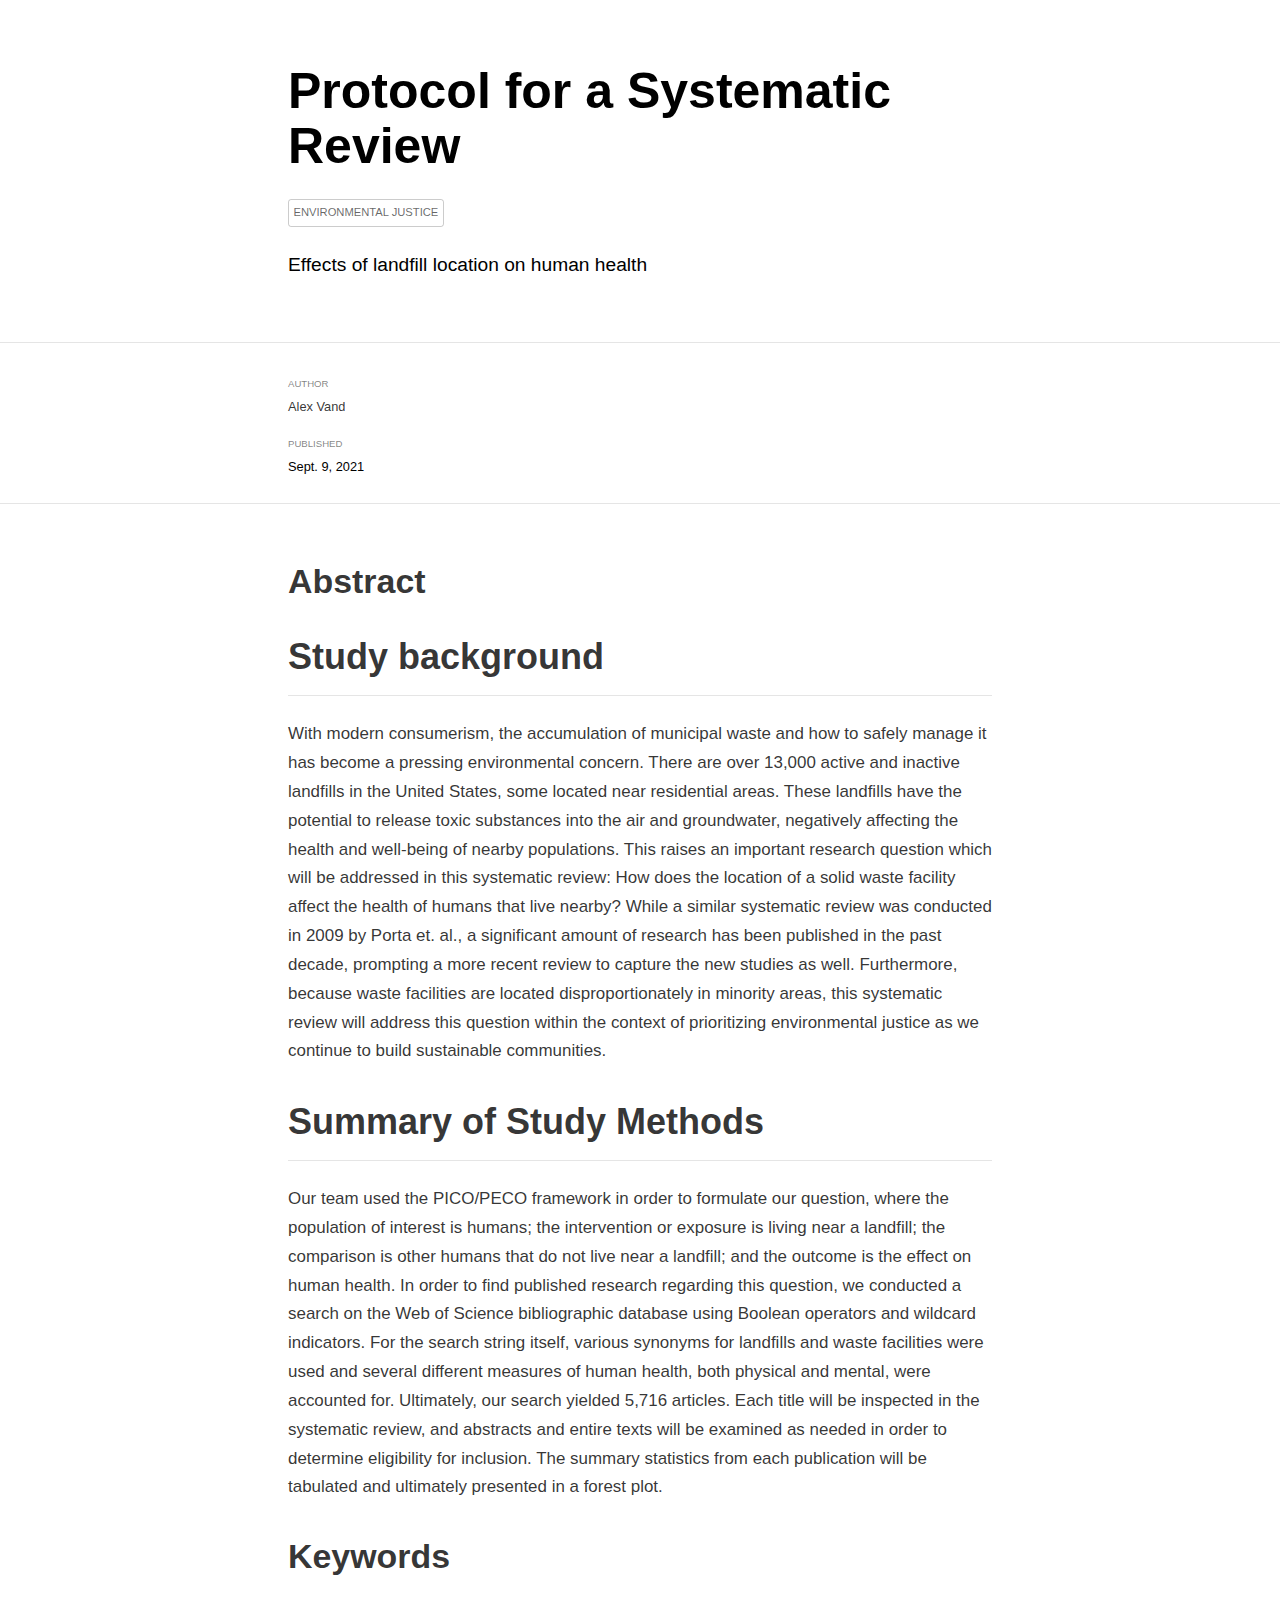
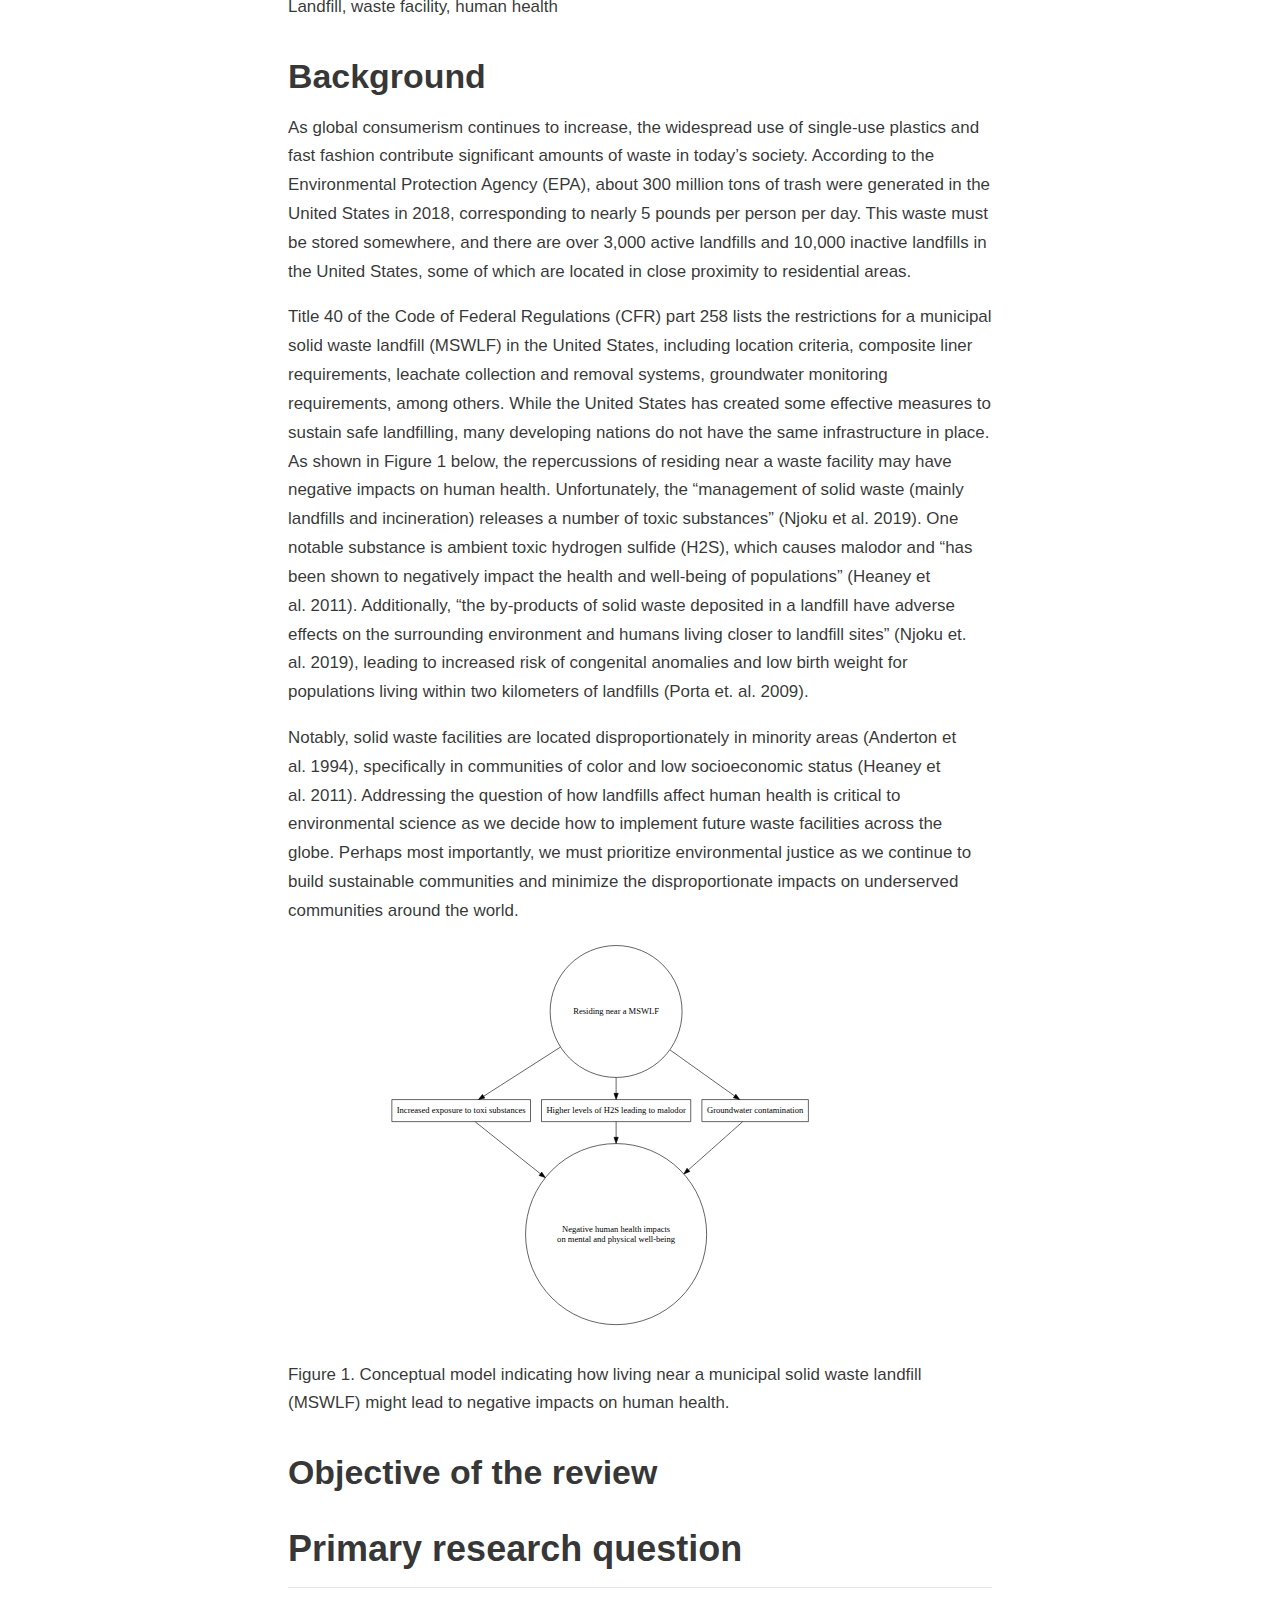
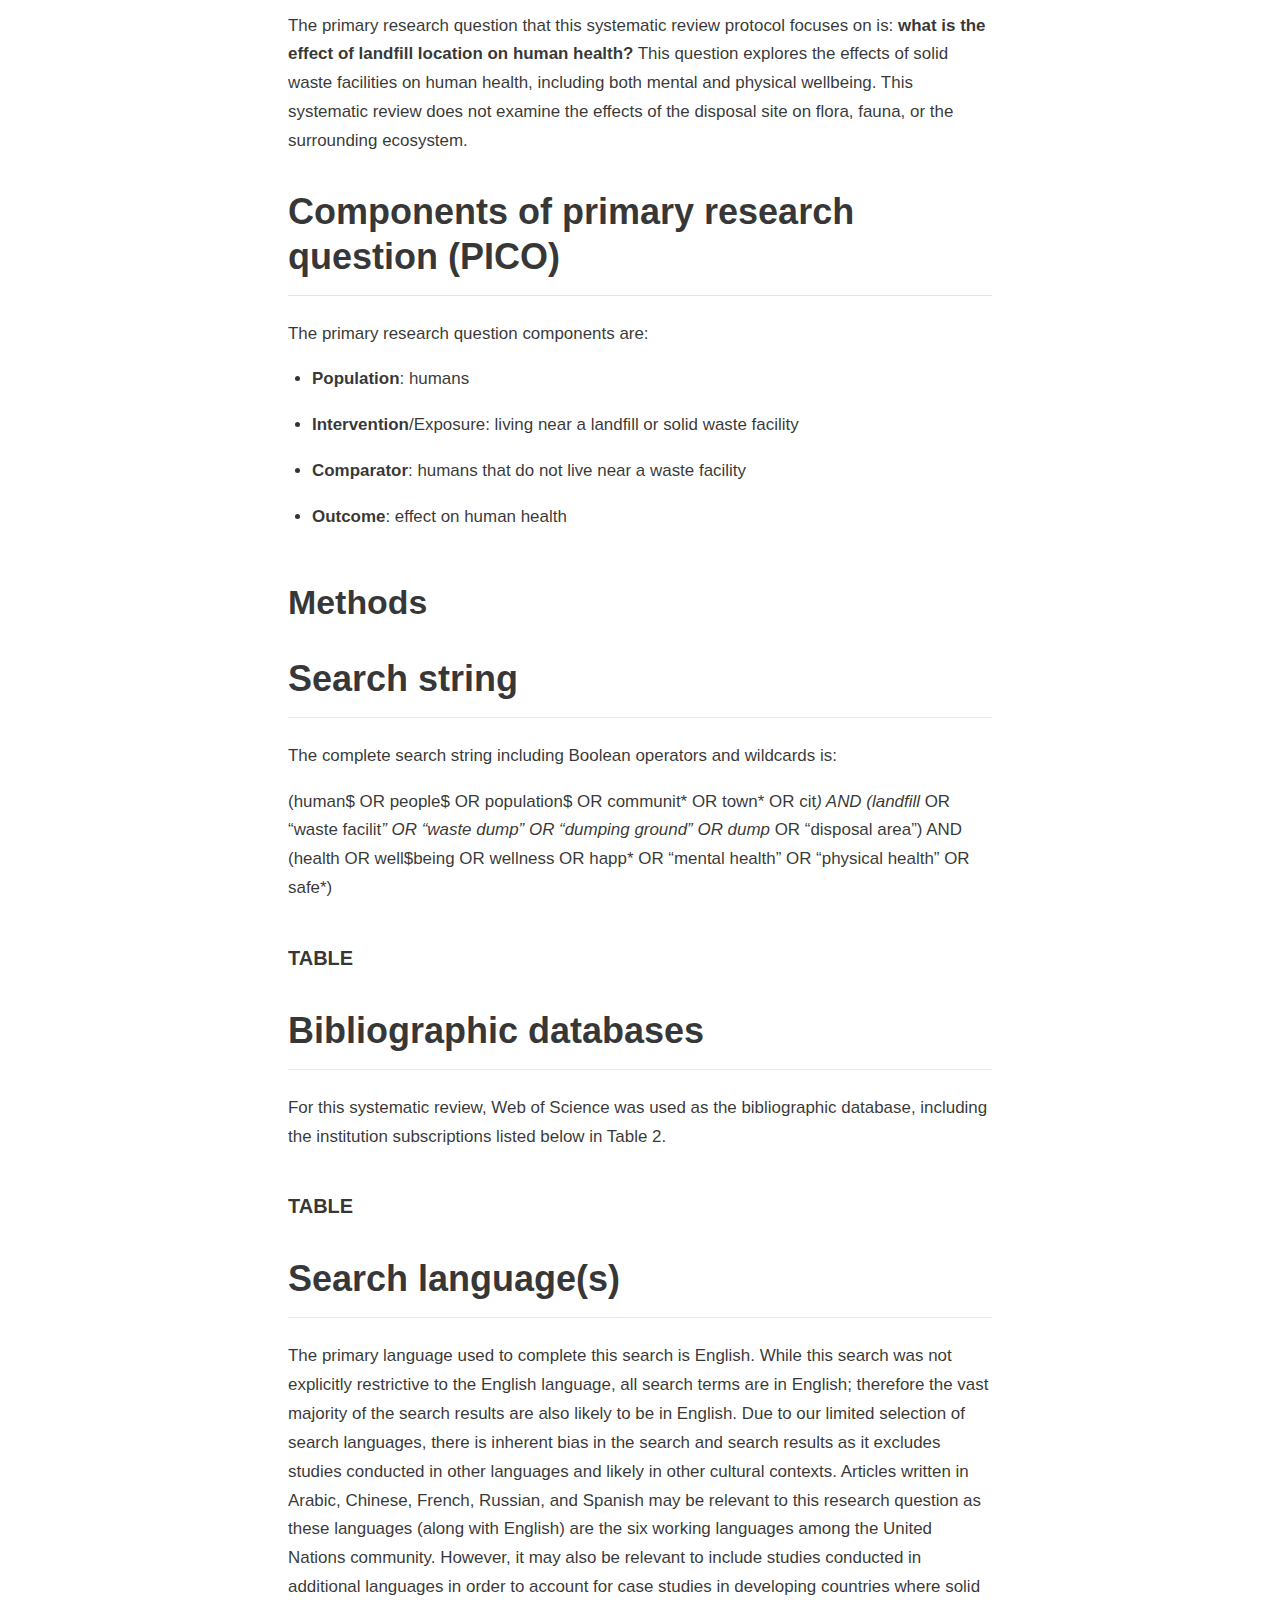
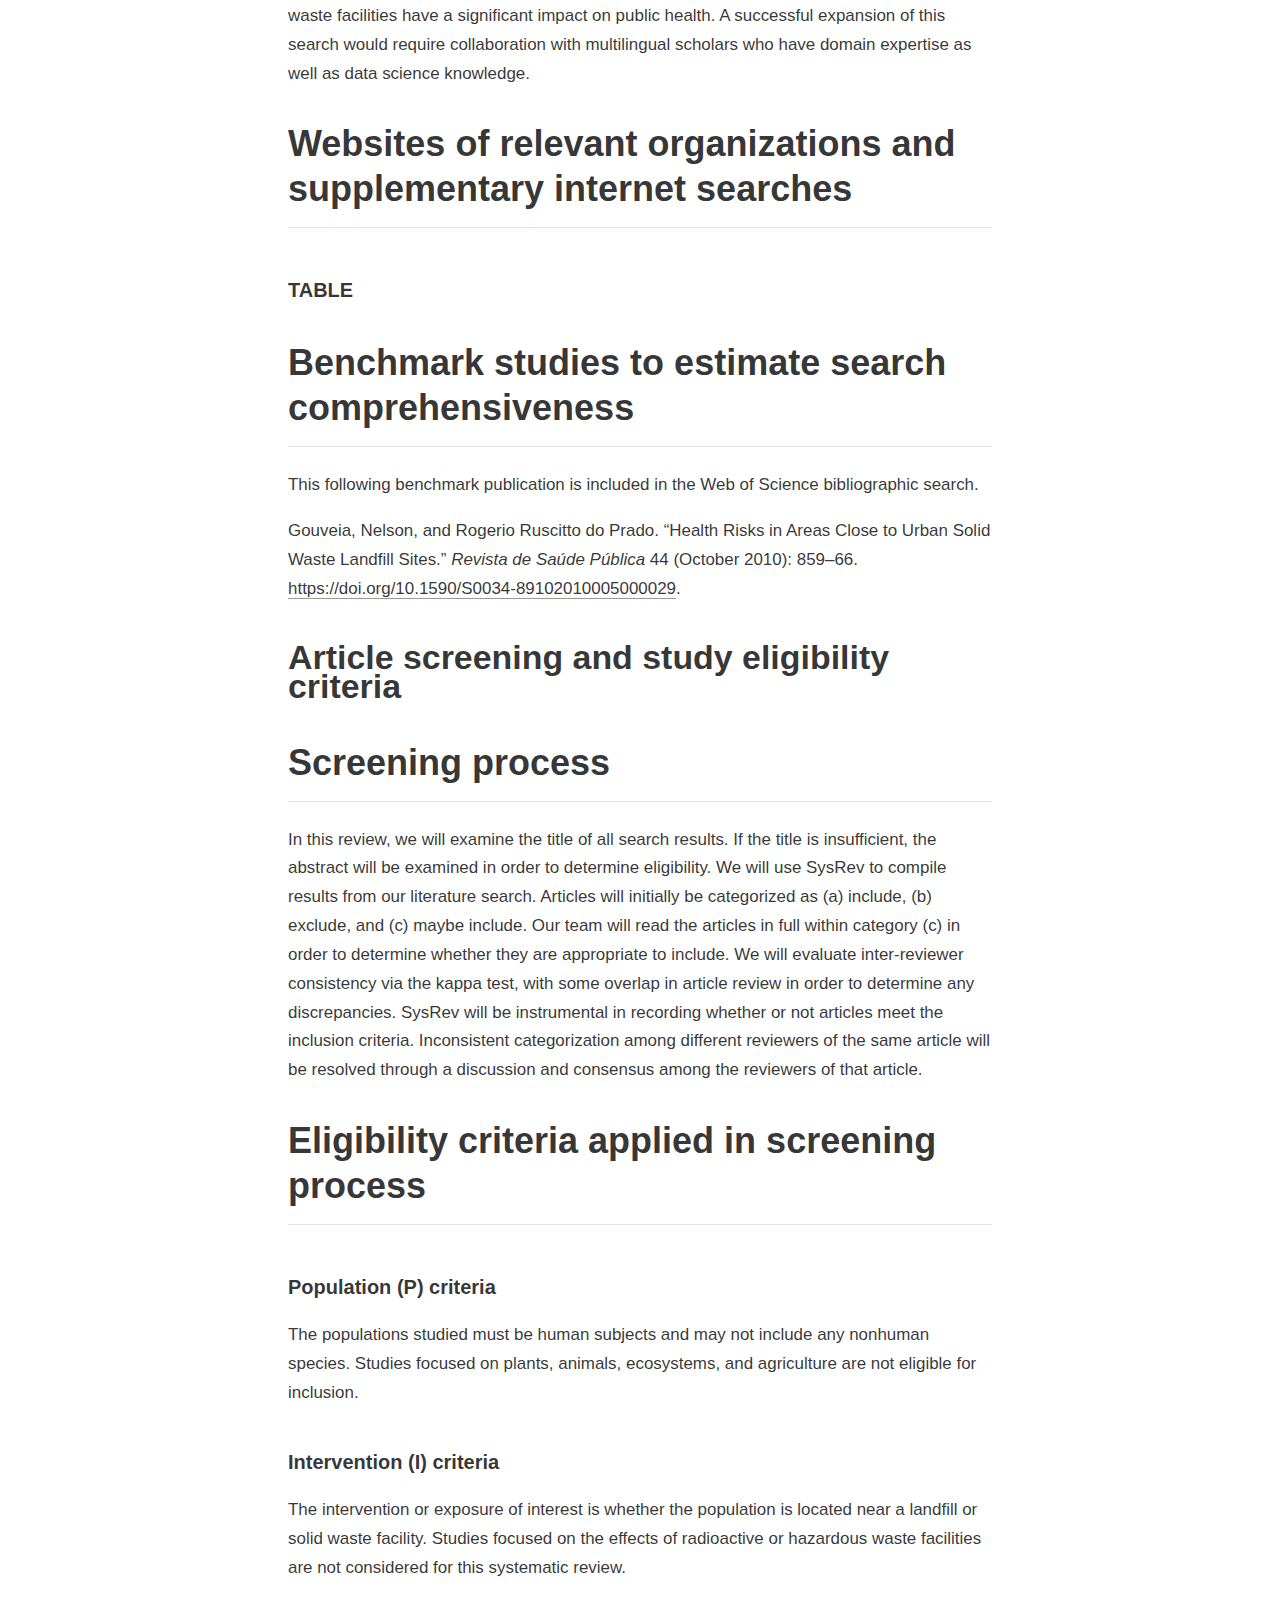
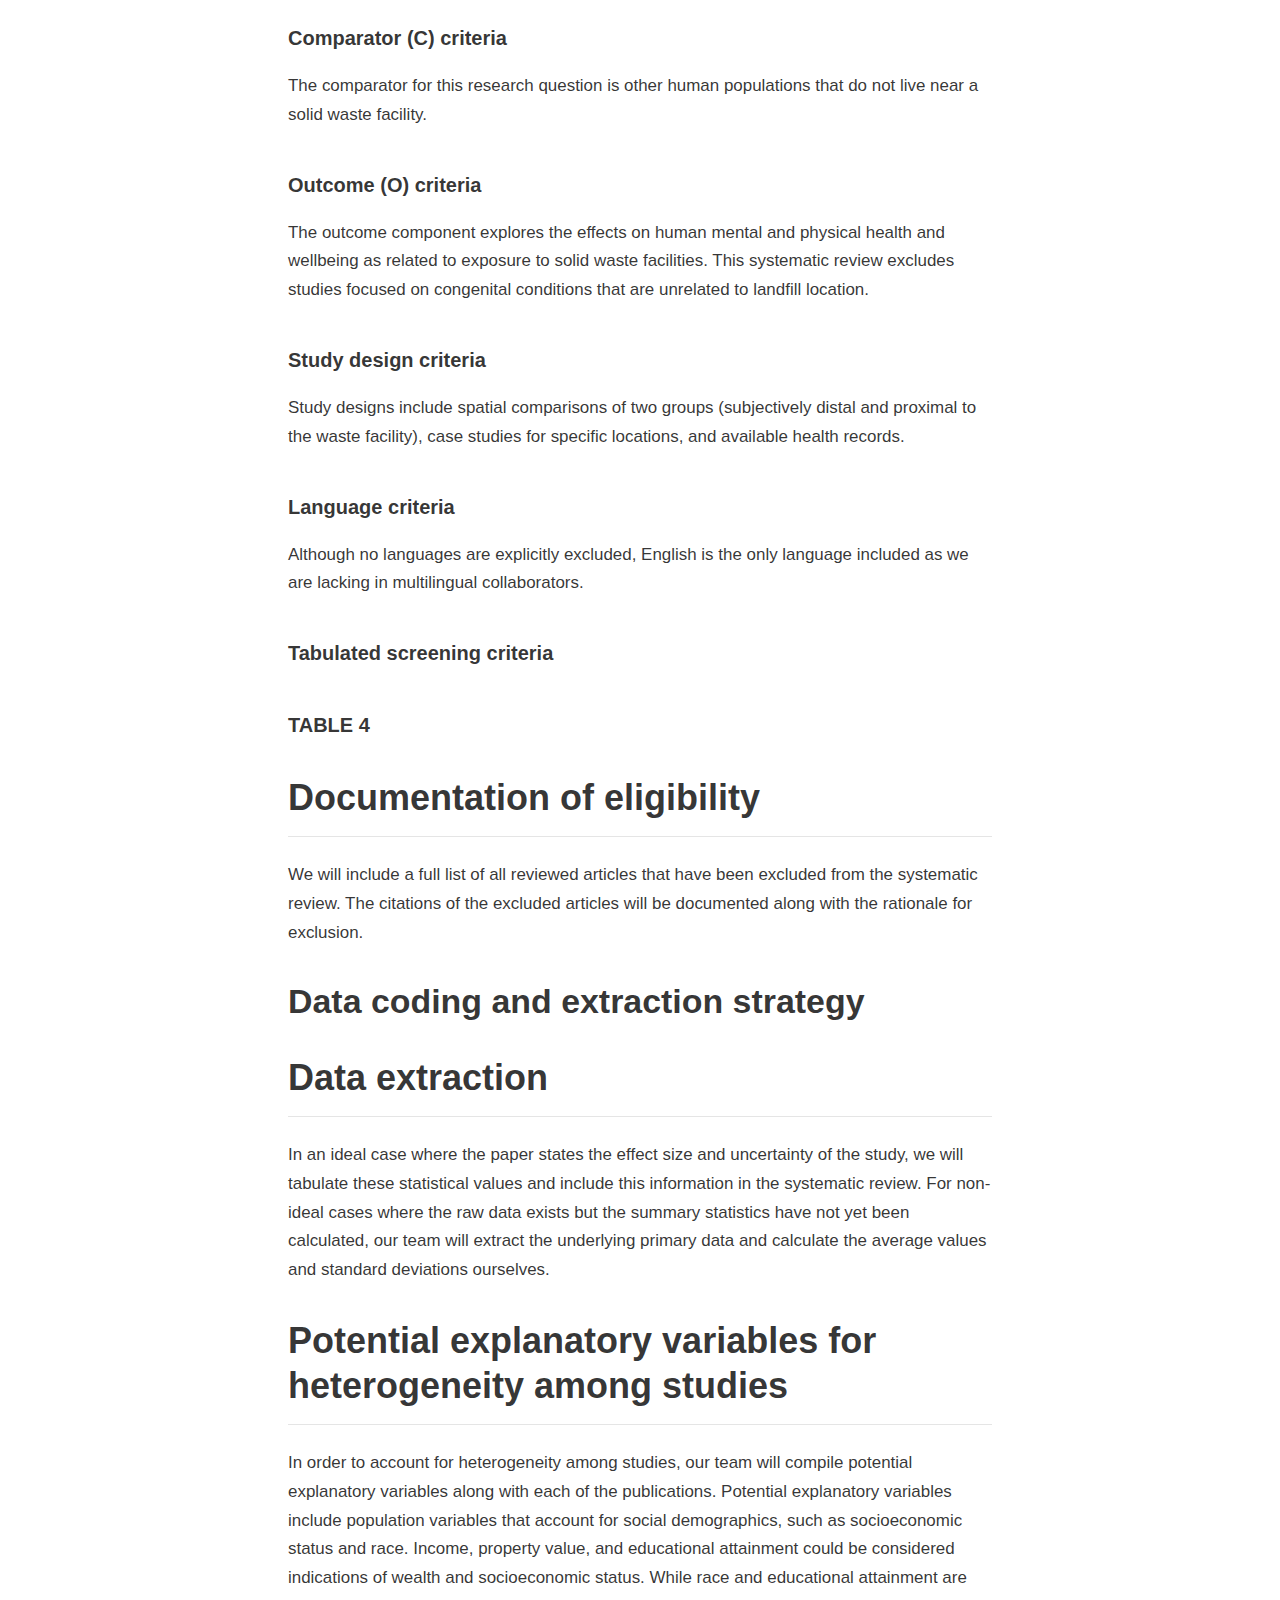
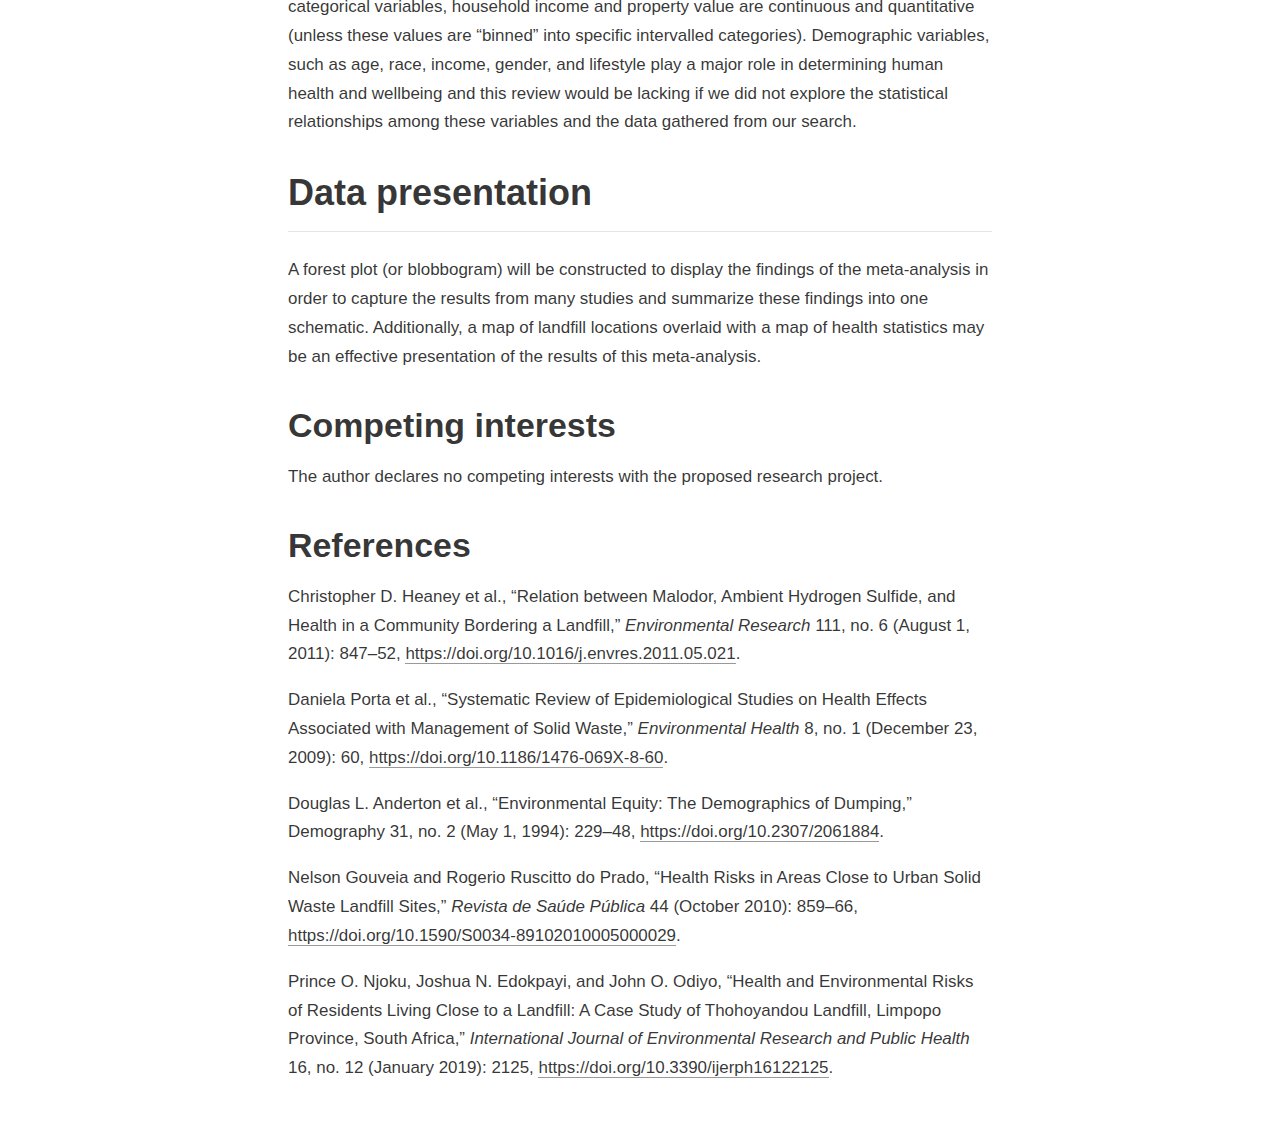
<file: _posts/systematic_review/systematic_review.html>
<!DOCTYPE html>

<html xmlns="http://www.w3.org/1999/xhtml" lang="" xml:lang="">

<head>
  <meta charset="utf-8"/>
  <meta name="viewport" content="width=device-width, initial-scale=1"/>
  <meta http-equiv="X-UA-Compatible" content="IE=Edge,chrome=1"/>
  <meta name="generator" content="distill" />

  <style type="text/css">
  /* Hide doc at startup (prevent jankiness while JS renders/transforms) */
  body {
    visibility: hidden;
  }
  </style>

 <!--radix_placeholder_import_source-->
 <!--/radix_placeholder_import_source-->

<style type="text/css">code{white-space: pre;}</style>
<style type="text/css" data-origin="pandoc">
pre > code.sourceCode { white-space: pre; position: relative; }
pre > code.sourceCode > span { display: inline-block; line-height: 1.25; }
pre > code.sourceCode > span:empty { height: 1.2em; }
.sourceCode { overflow: visible; }
code.sourceCode > span { color: inherit; text-decoration: inherit; }
div.sourceCode { margin: 1em 0; }
pre.sourceCode { margin: 0; }
@media screen {
div.sourceCode { overflow: auto; }
}
@media print {
pre > code.sourceCode { white-space: pre-wrap; }
pre > code.sourceCode > span { text-indent: -5em; padding-left: 5em; }
}
pre.numberSource code
  { counter-reset: source-line 0; }
pre.numberSource code > span
  { position: relative; left: -4em; counter-increment: source-line; }
pre.numberSource code > span > a:first-child::before
  { content: counter(source-line);
    position: relative; left: -1em; text-align: right; vertical-align: baseline;
    border: none; display: inline-block;
    -webkit-touch-callout: none; -webkit-user-select: none;
    -khtml-user-select: none; -moz-user-select: none;
    -ms-user-select: none; user-select: none;
    padding: 0 4px; width: 4em;
    color: #aaaaaa;
  }
pre.numberSource { margin-left: 3em; border-left: 1px solid #aaaaaa;  padding-left: 4px; }
div.sourceCode
  { color: #00769e; background-color: #f1f3f5; }
@media screen {
pre > code.sourceCode > span > a:first-child::before { text-decoration: underline; }
}
code span { color: #00769e; } /* Normal */
code span.al { color: #ad0000; } /* Alert */
code span.an { color: #5e5e5e; } /* Annotation */
code span.at { color: #657422; } /* Attribute */
code span.bn { color: #ad0000; } /* BaseN */
code span.bu { } /* BuiltIn */
code span.cf { color: #00769e; } /* ControlFlow */
code span.ch { color: #20794d; } /* Char */
code span.cn { color: #8f5902; } /* Constant */
code span.co { color: #5e5e5e; } /* Comment */
code span.cv { color: #5e5e5e; font-style: italic; } /* CommentVar */
code span.do { color: #5e5e5e; font-style: italic; } /* Documentation */
code span.dt { color: #ad0000; } /* DataType */
code span.dv { color: #ad0000; } /* DecVal */
code span.er { color: #ad0000; } /* Error */
code span.ex { } /* Extension */
code span.fl { color: #ad0000; } /* Float */
code span.fu { color: #4758ab; } /* Function */
code span.im { } /* Import */
code span.in { color: #5e5e5e; } /* Information */
code span.kw { color: #00769e; } /* Keyword */
code span.op { color: #5e5e5e; } /* Operator */
code span.ot { color: #00769e; } /* Other */
code span.pp { color: #ad0000; } /* Preprocessor */
code span.sc { color: #5e5e5e; } /* SpecialChar */
code span.ss { color: #20794d; } /* SpecialString */
code span.st { color: #20794d; } /* String */
code span.va { color: #111111; } /* Variable */
code span.vs { color: #20794d; } /* VerbatimString */
code span.wa { color: #5e5e5e; font-style: italic; } /* Warning */
</style>


  <!--radix_placeholder_meta_tags-->
  <title>Protocol for a Systematic Review</title>

  <meta property="description" itemprop="description" content="Effects of landfill location on human health"/>


  <!--  https://schema.org/Article -->
  <meta property="article:published" itemprop="datePublished" content="2021-09-09"/>
  <meta property="article:created" itemprop="dateCreated" content="2021-09-09"/>
  <meta name="article:author" content="Alex Vand"/>

  <!--  https://developers.facebook.com/docs/sharing/webmasters#markup -->
  <meta property="og:title" content="Protocol for a Systematic Review"/>
  <meta property="og:type" content="article"/>
  <meta property="og:description" content="Effects of landfill location on human health"/>
  <meta property="og:locale" content="en_US"/>

  <!--  https://dev.twitter.com/cards/types/summary -->
  <meta property="twitter:card" content="summary"/>
  <meta property="twitter:title" content="Protocol for a Systematic Review"/>
  <meta property="twitter:description" content="Effects of landfill location on human health"/>

  <!--/radix_placeholder_meta_tags-->
  <!--radix_placeholder_rmarkdown_metadata-->

  <script type="text/json" id="radix-rmarkdown-metadata">
  {"type":"list","attributes":{"names":{"type":"character","attributes":{},"value":["title","description","author","date","output","categories"]}},"value":[{"type":"character","attributes":{},"value":["Protocol for a Systematic Review"]},{"type":"character","attributes":{},"value":["Effects of landfill location on human health\n"]},{"type":"list","attributes":{},"value":[{"type":"list","attributes":{"names":{"type":"character","attributes":{},"value":["name","url"]}},"value":[{"type":"character","attributes":{},"value":["Alex Vand"]},{"type":"list","attributes":{"names":{"type":"character","attributes":{},"value":[]}},"value":[]}]}]},{"type":"character","attributes":{},"value":["2021-09-09"]},{"type":"list","attributes":{"names":{"type":"character","attributes":{},"value":["distill::distill_article"]}},"value":[{"type":"list","attributes":{"names":{"type":"character","attributes":{},"value":["self_contained"]}},"value":[{"type":"logical","attributes":{},"value":[false]}]}]},{"type":"character","attributes":{},"value":["environmental justice"]}]}
  </script>
  <!--/radix_placeholder_rmarkdown_metadata-->
  
  <script type="text/json" id="radix-resource-manifest">
  {"type":"character","attributes":{},"value":["systematic_review_files/anchor-4.2.2/anchor.min.js","systematic_review_files/bowser-1.9.3/bowser.min.js","systematic_review_files/DiagrammeR-styles-0.2/styles.css","systematic_review_files/distill-2.2.21/template.v2.js","systematic_review_files/grViz-binding-1.0.9/grViz.js","systematic_review_files/header-attrs-2.14/header-attrs.js","systematic_review_files/htmlwidgets-1.6.1/htmlwidgets.js","systematic_review_files/jquery-3.6.0/jquery-3.6.0.js","systematic_review_files/jquery-3.6.0/jquery-3.6.0.min.js","systematic_review_files/jquery-3.6.0/jquery-3.6.0.min.map","systematic_review_files/popper-2.6.0/popper.min.js","systematic_review_files/tippy-6.2.7/tippy-bundle.umd.min.js","systematic_review_files/tippy-6.2.7/tippy-light-border.css","systematic_review_files/tippy-6.2.7/tippy.css","systematic_review_files/tippy-6.2.7/tippy.umd.min.js","systematic_review_files/viz-1.8.2/viz.js","systematic_review_files/webcomponents-2.0.0/webcomponents.js"]}
  </script>
  <!--radix_placeholder_navigation_in_header-->
  <!--/radix_placeholder_navigation_in_header-->
  <!--radix_placeholder_distill-->

  <style type="text/css">

  body {
    background-color: white;
  }

  .pandoc-table {
    width: 100%;
  }

  .pandoc-table>caption {
    margin-bottom: 10px;
  }

  .pandoc-table th:not([align]) {
    text-align: left;
  }

  .pagedtable-footer {
    font-size: 15px;
  }

  d-byline .byline {
    grid-template-columns: 2fr 2fr;
  }

  d-byline .byline h3 {
    margin-block-start: 1.5em;
  }

  d-byline .byline .authors-affiliations h3 {
    margin-block-start: 0.5em;
  }

  .authors-affiliations .orcid-id {
    width: 16px;
    height:16px;
    margin-left: 4px;
    margin-right: 4px;
    vertical-align: middle;
    padding-bottom: 2px;
  }

  d-title .dt-tags {
    margin-top: 1em;
    grid-column: text;
  }

  .dt-tags .dt-tag {
    text-decoration: none;
    display: inline-block;
    color: rgba(0,0,0,0.6);
    padding: 0em 0.4em;
    margin-right: 0.5em;
    margin-bottom: 0.4em;
    font-size: 70%;
    border: 1px solid rgba(0,0,0,0.2);
    border-radius: 3px;
    text-transform: uppercase;
    font-weight: 500;
  }

  d-article table.gt_table td,
  d-article table.gt_table th {
    border-bottom: none;
    font-size: 100%;
  }

  .html-widget {
    margin-bottom: 2.0em;
  }

  .l-screen-inset {
    padding-right: 16px;
  }

  .l-screen .caption {
    margin-left: 10px;
  }

  .shaded {
    background: rgb(247, 247, 247);
    padding-top: 20px;
    padding-bottom: 20px;
    border-top: 1px solid rgba(0, 0, 0, 0.1);
    border-bottom: 1px solid rgba(0, 0, 0, 0.1);
  }

  .shaded .html-widget {
    margin-bottom: 0;
    border: 1px solid rgba(0, 0, 0, 0.1);
  }

  .shaded .shaded-content {
    background: white;
  }

  .text-output {
    margin-top: 0;
    line-height: 1.5em;
  }

  .hidden {
    display: none !important;
  }

  d-article {
    padding-top: 2.5rem;
    padding-bottom: 30px;
  }

  d-appendix {
    padding-top: 30px;
  }

  d-article>p>img {
    width: 100%;
  }

  d-article h2 {
    margin: 1rem 0 1.5rem 0;
  }

  d-article h3 {
    margin-top: 1.5rem;
  }

  d-article iframe {
    border: 1px solid rgba(0, 0, 0, 0.1);
    margin-bottom: 2.0em;
    width: 100%;
  }

  /* Tweak code blocks */

  d-article div.sourceCode code,
  d-article pre code {
    font-family: Consolas, Monaco, 'Andale Mono', 'Ubuntu Mono', monospace;
  }

  d-article pre,
  d-article div.sourceCode,
  d-article div.sourceCode pre {
    overflow: auto;
  }

  d-article div.sourceCode {
    background-color: white;
  }

  d-article div.sourceCode pre {
    padding-left: 10px;
    font-size: 12px;
    border-left: 2px solid rgba(0,0,0,0.1);
  }

  d-article pre {
    font-size: 12px;
    color: black;
    background: none;
    margin-top: 0;
    text-align: left;
    white-space: pre;
    word-spacing: normal;
    word-break: normal;
    word-wrap: normal;
    line-height: 1.5;

    -moz-tab-size: 4;
    -o-tab-size: 4;
    tab-size: 4;

    -webkit-hyphens: none;
    -moz-hyphens: none;
    -ms-hyphens: none;
    hyphens: none;
  }

  d-article pre a {
    border-bottom: none;
  }

  d-article pre a:hover {
    border-bottom: none;
    text-decoration: underline;
  }

  d-article details {
    grid-column: text;
    margin-bottom: 0.8em;
  }

  @media(min-width: 768px) {

  d-article pre,
  d-article div.sourceCode,
  d-article div.sourceCode pre {
    overflow: visible !important;
  }

  d-article div.sourceCode pre {
    padding-left: 18px;
    font-size: 14px;
  }

  d-article pre {
    font-size: 14px;
  }

  }

  figure img.external {
    background: white;
    border: 1px solid rgba(0, 0, 0, 0.1);
    box-shadow: 0 1px 8px rgba(0, 0, 0, 0.1);
    padding: 18px;
    box-sizing: border-box;
  }

  /* CSS for d-contents */

  .d-contents {
    grid-column: text;
    color: rgba(0,0,0,0.8);
    font-size: 0.9em;
    padding-bottom: 1em;
    margin-bottom: 1em;
    padding-bottom: 0.5em;
    margin-bottom: 1em;
    padding-left: 0.25em;
    justify-self: start;
  }

  @media(min-width: 1000px) {
    .d-contents.d-contents-float {
      height: 0;
      grid-column-start: 1;
      grid-column-end: 4;
      justify-self: center;
      padding-right: 3em;
      padding-left: 2em;
    }
  }

  .d-contents nav h3 {
    font-size: 18px;
    margin-top: 0;
    margin-bottom: 1em;
  }

  .d-contents li {
    list-style-type: none
  }

  .d-contents nav > ul {
    padding-left: 0;
  }

  .d-contents ul {
    padding-left: 1em
  }

  .d-contents nav ul li {
    margin-top: 0.6em;
    margin-bottom: 0.2em;
  }

  .d-contents nav a {
    font-size: 13px;
    border-bottom: none;
    text-decoration: none
    color: rgba(0, 0, 0, 0.8);
  }

  .d-contents nav a:hover {
    text-decoration: underline solid rgba(0, 0, 0, 0.6)
  }

  .d-contents nav > ul > li > a {
    font-weight: 600;
  }

  .d-contents nav > ul > li > ul {
    font-weight: inherit;
  }

  .d-contents nav > ul > li > ul > li {
    margin-top: 0.2em;
  }


  .d-contents nav ul {
    margin-top: 0;
    margin-bottom: 0.25em;
  }

  .d-article-with-toc h2:nth-child(2) {
    margin-top: 0;
  }


  /* Figure */

  .figure {
    position: relative;
    margin-bottom: 2.5em;
    margin-top: 1.5em;
  }

  .figure .caption {
    color: rgba(0, 0, 0, 0.6);
    font-size: 12px;
    line-height: 1.5em;
  }

  .figure img.external {
    background: white;
    border: 1px solid rgba(0, 0, 0, 0.1);
    box-shadow: 0 1px 8px rgba(0, 0, 0, 0.1);
    padding: 18px;
    box-sizing: border-box;
  }

  .figure .caption a {
    color: rgba(0, 0, 0, 0.6);
  }

  .figure .caption b,
  .figure .caption strong, {
    font-weight: 600;
    color: rgba(0, 0, 0, 1.0);
  }

  /* Citations */

  d-article .citation {
    color: inherit;
    cursor: inherit;
  }

  div.hanging-indent{
    margin-left: 1em; text-indent: -1em;
  }

  /* Citation hover box */

  .tippy-box[data-theme~=light-border] {
    background-color: rgba(250, 250, 250, 0.95);
  }

  .tippy-content > p {
    margin-bottom: 0;
    padding: 2px;
  }


  /* Tweak 1000px media break to show more text */

  @media(min-width: 1000px) {
    .base-grid,
    distill-header,
    d-title,
    d-abstract,
    d-article,
    d-appendix,
    distill-appendix,
    d-byline,
    d-footnote-list,
    d-citation-list,
    distill-footer {
      grid-template-columns: [screen-start] 1fr [page-start kicker-start] 80px [middle-start] 50px [text-start kicker-end] 65px 65px 65px 65px 65px 65px 65px 65px [text-end gutter-start] 65px [middle-end] 65px [page-end gutter-end] 1fr [screen-end];
      grid-column-gap: 16px;
    }

    .grid {
      grid-column-gap: 16px;
    }

    d-article {
      font-size: 1.06rem;
      line-height: 1.7em;
    }
    figure .caption, .figure .caption, figure figcaption {
      font-size: 13px;
    }
  }

  @media(min-width: 1180px) {
    .base-grid,
    distill-header,
    d-title,
    d-abstract,
    d-article,
    d-appendix,
    distill-appendix,
    d-byline,
    d-footnote-list,
    d-citation-list,
    distill-footer {
      grid-template-columns: [screen-start] 1fr [page-start kicker-start] 60px [middle-start] 60px [text-start kicker-end] 60px 60px 60px 60px 60px 60px 60px 60px [text-end gutter-start] 60px [middle-end] 60px [page-end gutter-end] 1fr [screen-end];
      grid-column-gap: 32px;
    }

    .grid {
      grid-column-gap: 32px;
    }
  }


  /* Get the citation styles for the appendix (not auto-injected on render since
     we do our own rendering of the citation appendix) */

  d-appendix .citation-appendix,
  .d-appendix .citation-appendix {
    font-size: 11px;
    line-height: 15px;
    border-left: 1px solid rgba(0, 0, 0, 0.1);
    padding-left: 18px;
    border: 1px solid rgba(0,0,0,0.1);
    background: rgba(0, 0, 0, 0.02);
    padding: 10px 18px;
    border-radius: 3px;
    color: rgba(150, 150, 150, 1);
    overflow: hidden;
    margin-top: -12px;
    white-space: pre-wrap;
    word-wrap: break-word;
  }

  /* Include appendix styles here so they can be overridden */

  d-appendix {
    contain: layout style;
    font-size: 0.8em;
    line-height: 1.7em;
    margin-top: 60px;
    margin-bottom: 0;
    border-top: 1px solid rgba(0, 0, 0, 0.1);
    color: rgba(0,0,0,0.5);
    padding-top: 60px;
    padding-bottom: 48px;
  }

  d-appendix h3 {
    grid-column: page-start / text-start;
    font-size: 15px;
    font-weight: 500;
    margin-top: 1em;
    margin-bottom: 0;
    color: rgba(0,0,0,0.65);
  }

  d-appendix h3 + * {
    margin-top: 1em;
  }

  d-appendix ol {
    padding: 0 0 0 15px;
  }

  @media (min-width: 768px) {
    d-appendix ol {
      padding: 0 0 0 30px;
      margin-left: -30px;
    }
  }

  d-appendix li {
    margin-bottom: 1em;
  }

  d-appendix a {
    color: rgba(0, 0, 0, 0.6);
  }

  d-appendix > * {
    grid-column: text;
  }

  d-appendix > d-footnote-list,
  d-appendix > d-citation-list,
  d-appendix > distill-appendix {
    grid-column: screen;
  }

  /* Include footnote styles here so they can be overridden */

  d-footnote-list {
    contain: layout style;
  }

  d-footnote-list > * {
    grid-column: text;
  }

  d-footnote-list a.footnote-backlink {
    color: rgba(0,0,0,0.3);
    padding-left: 0.5em;
  }



  /* Anchor.js */

  .anchorjs-link {
    /*transition: all .25s linear; */
    text-decoration: none;
    border-bottom: none;
  }
  *:hover > .anchorjs-link {
    margin-left: -1.125em !important;
    text-decoration: none;
    border-bottom: none;
  }

  /* Social footer */

  .social_footer {
    margin-top: 30px;
    margin-bottom: 0;
    color: rgba(0,0,0,0.67);
  }

  .disqus-comments {
    margin-right: 30px;
  }

  .disqus-comment-count {
    border-bottom: 1px solid rgba(0, 0, 0, 0.4);
    cursor: pointer;
  }

  #disqus_thread {
    margin-top: 30px;
  }

  .article-sharing a {
    border-bottom: none;
    margin-right: 8px;
  }

  .article-sharing a:hover {
    border-bottom: none;
  }

  .sidebar-section.subscribe {
    font-size: 12px;
    line-height: 1.6em;
  }

  .subscribe p {
    margin-bottom: 0.5em;
  }


  .article-footer .subscribe {
    font-size: 15px;
    margin-top: 45px;
  }


  .sidebar-section.custom {
    font-size: 12px;
    line-height: 1.6em;
  }

  .custom p {
    margin-bottom: 0.5em;
  }

  /* Styles for listing layout (hide title) */
  .layout-listing d-title, .layout-listing .d-title {
    display: none;
  }

  /* Styles for posts lists (not auto-injected) */


  .posts-with-sidebar {
    padding-left: 45px;
    padding-right: 45px;
  }

  .posts-list .description h2,
  .posts-list .description p {
    font-family: -apple-system, BlinkMacSystemFont, "Segoe UI", Roboto, Oxygen, Ubuntu, Cantarell, "Fira Sans", "Droid Sans", "Helvetica Neue", Arial, sans-serif;
  }

  .posts-list .description h2 {
    font-weight: 700;
    border-bottom: none;
    padding-bottom: 0;
  }

  .posts-list h2.post-tag {
    border-bottom: 1px solid rgba(0, 0, 0, 0.2);
    padding-bottom: 12px;
  }
  .posts-list {
    margin-top: 60px;
    margin-bottom: 24px;
  }

  .posts-list .post-preview {
    text-decoration: none;
    overflow: hidden;
    display: block;
    border-bottom: 1px solid rgba(0, 0, 0, 0.1);
    padding: 24px 0;
  }

  .post-preview-last {
    border-bottom: none !important;
  }

  .posts-list .posts-list-caption {
    grid-column: screen;
    font-weight: 400;
  }

  .posts-list .post-preview h2 {
    margin: 0 0 6px 0;
    line-height: 1.2em;
    font-style: normal;
    font-size: 24px;
  }

  .posts-list .post-preview p {
    margin: 0 0 12px 0;
    line-height: 1.4em;
    font-size: 16px;
  }

  .posts-list .post-preview .thumbnail {
    box-sizing: border-box;
    margin-bottom: 24px;
    position: relative;
    max-width: 500px;
  }
  .posts-list .post-preview img {
    width: 100%;
    display: block;
  }

  .posts-list .metadata {
    font-size: 12px;
    line-height: 1.4em;
    margin-bottom: 18px;
  }

  .posts-list .metadata > * {
    display: inline-block;
  }

  .posts-list .metadata .publishedDate {
    margin-right: 2em;
  }

  .posts-list .metadata .dt-authors {
    display: block;
    margin-top: 0.3em;
    margin-right: 2em;
  }

  .posts-list .dt-tags {
    display: block;
    line-height: 1em;
  }

  .posts-list .dt-tags .dt-tag {
    display: inline-block;
    color: rgba(0,0,0,0.6);
    padding: 0.3em 0.4em;
    margin-right: 0.2em;
    margin-bottom: 0.4em;
    font-size: 60%;
    border: 1px solid rgba(0,0,0,0.2);
    border-radius: 3px;
    text-transform: uppercase;
    font-weight: 500;
  }

  .posts-list img {
    opacity: 1;
  }

  .posts-list img[data-src] {
    opacity: 0;
  }

  .posts-more {
    clear: both;
  }


  .posts-sidebar {
    font-size: 16px;
  }

  .posts-sidebar h3 {
    font-size: 16px;
    margin-top: 0;
    margin-bottom: 0.5em;
    font-weight: 400;
    text-transform: uppercase;
  }

  .sidebar-section {
    margin-bottom: 30px;
  }

  .categories ul {
    list-style-type: none;
    margin: 0;
    padding: 0;
  }

  .categories li {
    color: rgba(0, 0, 0, 0.8);
    margin-bottom: 0;
  }

  .categories li>a {
    border-bottom: none;
  }

  .categories li>a:hover {
    border-bottom: 1px solid rgba(0, 0, 0, 0.4);
  }

  .categories .active {
    font-weight: 600;
  }

  .categories .category-count {
    color: rgba(0, 0, 0, 0.4);
  }


  @media(min-width: 768px) {
    .posts-list .post-preview h2 {
      font-size: 26px;
    }
    .posts-list .post-preview .thumbnail {
      float: right;
      width: 30%;
      margin-bottom: 0;
    }
    .posts-list .post-preview .description {
      float: left;
      width: 45%;
    }
    .posts-list .post-preview .metadata {
      float: left;
      width: 20%;
      margin-top: 8px;
    }
    .posts-list .post-preview p {
      margin: 0 0 12px 0;
      line-height: 1.5em;
      font-size: 16px;
    }
    .posts-with-sidebar .posts-list {
      float: left;
      width: 75%;
    }
    .posts-with-sidebar .posts-sidebar {
      float: right;
      width: 20%;
      margin-top: 60px;
      padding-top: 24px;
      padding-bottom: 24px;
    }
  }


  /* Improve display for browsers without grid (IE/Edge <= 15) */

  .downlevel {
    line-height: 1.6em;
    font-family: -apple-system, BlinkMacSystemFont, "Segoe UI", Roboto, Oxygen, Ubuntu, Cantarell, "Fira Sans", "Droid Sans", "Helvetica Neue", Arial, sans-serif;
    margin: 0;
  }

  .downlevel .d-title {
    padding-top: 6rem;
    padding-bottom: 1.5rem;
  }

  .downlevel .d-title h1 {
    font-size: 50px;
    font-weight: 700;
    line-height: 1.1em;
    margin: 0 0 0.5rem;
  }

  .downlevel .d-title p {
    font-weight: 300;
    font-size: 1.2rem;
    line-height: 1.55em;
    margin-top: 0;
  }

  .downlevel .d-byline {
    padding-top: 0.8em;
    padding-bottom: 0.8em;
    font-size: 0.8rem;
    line-height: 1.8em;
  }

  .downlevel .section-separator {
    border: none;
    border-top: 1px solid rgba(0, 0, 0, 0.1);
  }

  .downlevel .d-article {
    font-size: 1.06rem;
    line-height: 1.7em;
    padding-top: 1rem;
    padding-bottom: 2rem;
  }


  .downlevel .d-appendix {
    padding-left: 0;
    padding-right: 0;
    max-width: none;
    font-size: 0.8em;
    line-height: 1.7em;
    margin-bottom: 0;
    color: rgba(0,0,0,0.5);
    padding-top: 40px;
    padding-bottom: 48px;
  }

  .downlevel .footnotes ol {
    padding-left: 13px;
  }

  .downlevel .base-grid,
  .downlevel .distill-header,
  .downlevel .d-title,
  .downlevel .d-abstract,
  .downlevel .d-article,
  .downlevel .d-appendix,
  .downlevel .distill-appendix,
  .downlevel .d-byline,
  .downlevel .d-footnote-list,
  .downlevel .d-citation-list,
  .downlevel .distill-footer,
  .downlevel .appendix-bottom,
  .downlevel .posts-container {
    padding-left: 40px;
    padding-right: 40px;
  }

  @media(min-width: 768px) {
    .downlevel .base-grid,
    .downlevel .distill-header,
    .downlevel .d-title,
    .downlevel .d-abstract,
    .downlevel .d-article,
    .downlevel .d-appendix,
    .downlevel .distill-appendix,
    .downlevel .d-byline,
    .downlevel .d-footnote-list,
    .downlevel .d-citation-list,
    .downlevel .distill-footer,
    .downlevel .appendix-bottom,
    .downlevel .posts-container {
    padding-left: 150px;
    padding-right: 150px;
    max-width: 900px;
  }
  }

  .downlevel pre code {
    display: block;
    border-left: 2px solid rgba(0, 0, 0, .1);
    padding: 0 0 0 20px;
    font-size: 14px;
  }

  .downlevel code, .downlevel pre {
    color: black;
    background: none;
    font-family: Consolas, Monaco, 'Andale Mono', 'Ubuntu Mono', monospace;
    text-align: left;
    white-space: pre;
    word-spacing: normal;
    word-break: normal;
    word-wrap: normal;
    line-height: 1.5;

    -moz-tab-size: 4;
    -o-tab-size: 4;
    tab-size: 4;

    -webkit-hyphens: none;
    -moz-hyphens: none;
    -ms-hyphens: none;
    hyphens: none;
  }

  .downlevel .posts-list .post-preview {
    color: inherit;
  }



  </style>

  <script type="application/javascript">

  function is_downlevel_browser() {
    if (bowser.isUnsupportedBrowser({ msie: "12", msedge: "16"},
                                   window.navigator.userAgent)) {
      return true;
    } else {
      return window.load_distill_framework === undefined;
    }
  }

  // show body when load is complete
  function on_load_complete() {

    // add anchors
    if (window.anchors) {
      window.anchors.options.placement = 'left';
      window.anchors.add('d-article > h2, d-article > h3, d-article > h4, d-article > h5');
    }


    // set body to visible
    document.body.style.visibility = 'visible';

    // force redraw for leaflet widgets
    if (window.HTMLWidgets) {
      var maps = window.HTMLWidgets.findAll(".leaflet");
      $.each(maps, function(i, el) {
        var map = this.getMap();
        map.invalidateSize();
        map.eachLayer(function(layer) {
          if (layer instanceof L.TileLayer)
            layer.redraw();
        });
      });
    }

    // trigger 'shown' so htmlwidgets resize
    $('d-article').trigger('shown');
  }

  function init_distill() {

    init_common();

    // create front matter
    var front_matter = $('<d-front-matter></d-front-matter>');
    $('#distill-front-matter').wrap(front_matter);

    // create d-title
    $('.d-title').changeElementType('d-title');

    // create d-byline
    var byline = $('<d-byline></d-byline>');
    $('.d-byline').replaceWith(byline);

    // create d-article
    var article = $('<d-article></d-article>');
    $('.d-article').wrap(article).children().unwrap();

    // move posts container into article
    $('.posts-container').appendTo($('d-article'));

    // create d-appendix
    $('.d-appendix').changeElementType('d-appendix');

    // flag indicating that we have appendix items
    var appendix = $('.appendix-bottom').children('h3').length > 0;

    // replace footnotes with <d-footnote>
    $('.footnote-ref').each(function(i, val) {
      appendix = true;
      var href = $(this).attr('href');
      var id = href.replace('#', '');
      var fn = $('#' + id);
      var fn_p = $('#' + id + '>p');
      fn_p.find('.footnote-back').remove();
      var text = fn_p.html();
      var dtfn = $('<d-footnote></d-footnote>');
      dtfn.html(text);
      $(this).replaceWith(dtfn);
    });
    // remove footnotes
    $('.footnotes').remove();

    // move refs into #references-listing
    $('#references-listing').replaceWith($('#refs'));

    $('h1.appendix, h2.appendix').each(function(i, val) {
      $(this).changeElementType('h3');
    });
    $('h3.appendix').each(function(i, val) {
      var id = $(this).attr('id');
      $('.d-contents a[href="#' + id + '"]').parent().remove();
      appendix = true;
      $(this).nextUntil($('h1, h2, h3')).addBack().appendTo($('d-appendix'));
    });

    // show d-appendix if we have appendix content
    $("d-appendix").css('display', appendix ? 'grid' : 'none');

    // localize layout chunks to just output
    $('.layout-chunk').each(function(i, val) {

      // capture layout
      var layout = $(this).attr('data-layout');

      // apply layout to markdown level block elements
      var elements = $(this).children().not('details, div.sourceCode, pre, script');
      elements.each(function(i, el) {
        var layout_div = $('<div class="' + layout + '"></div>');
        if (layout_div.hasClass('shaded')) {
          var shaded_content = $('<div class="shaded-content"></div>');
          $(this).wrap(shaded_content);
          $(this).parent().wrap(layout_div);
        } else {
          $(this).wrap(layout_div);
        }
      });


      // unwrap the layout-chunk div
      $(this).children().unwrap();
    });

    // remove code block used to force  highlighting css
    $('.distill-force-highlighting-css').parent().remove();

    // remove empty line numbers inserted by pandoc when using a
    // custom syntax highlighting theme
    $('code.sourceCode a:empty').remove();

    // load distill framework
    load_distill_framework();

    // wait for window.distillRunlevel == 4 to do post processing
    function distill_post_process() {

      if (!window.distillRunlevel || window.distillRunlevel < 4)
        return;

      // hide author/affiliations entirely if we have no authors
      var front_matter = JSON.parse($("#distill-front-matter").html());
      var have_authors = front_matter.authors && front_matter.authors.length > 0;
      if (!have_authors)
        $('d-byline').addClass('hidden');

      // article with toc class
      $('.d-contents').parent().addClass('d-article-with-toc');

      // strip links that point to #
      $('.authors-affiliations').find('a[href="#"]').removeAttr('href');

      // add orcid ids
      $('.authors-affiliations').find('.author').each(function(i, el) {
        var orcid_id = front_matter.authors[i].orcidID;
        if (orcid_id) {
          var a = $('<a></a>');
          a.attr('href', 'https://orcid.org/' + orcid_id);
          var img = $('<img></img>');
          img.addClass('orcid-id');
          img.attr('alt', 'ORCID ID');
          img.attr('src','[data-uri]');
          a.append(img);
          $(this).append(a);
        }
      });

      // hide elements of author/affiliations grid that have no value
      function hide_byline_column(caption) {
        $('d-byline').find('h3:contains("' + caption + '")').parent().css('visibility', 'hidden');
      }

      // affiliations
      var have_affiliations = false;
      for (var i = 0; i<front_matter.authors.length; ++i) {
        var author = front_matter.authors[i];
        if (author.affiliation !== "&nbsp;") {
          have_affiliations = true;
          break;
        }
      }
      if (!have_affiliations)
        $('d-byline').find('h3:contains("Affiliations")').css('visibility', 'hidden');

      // published date
      if (!front_matter.publishedDate)
        hide_byline_column("Published");

      // document object identifier
      var doi = $('d-byline').find('h3:contains("DOI")');
      var doi_p = doi.next().empty();
      if (!front_matter.doi) {
        // if we have a citation and valid citationText then link to that
        if ($('#citation').length > 0 && front_matter.citationText) {
          doi.html('Citation');
          $('<a href="#citation"></a>')
            .text(front_matter.citationText)
            .appendTo(doi_p);
        } else {
          hide_byline_column("DOI");
        }
      } else {
        $('<a></a>')
           .attr('href', "https://doi.org/" + front_matter.doi)
           .html(front_matter.doi)
           .appendTo(doi_p);
      }

       // change plural form of authors/affiliations
      if (front_matter.authors.length === 1) {
        var grid = $('.authors-affiliations');
        grid.children('h3:contains("Authors")').text('Author');
        grid.children('h3:contains("Affiliations")').text('Affiliation');
      }

      // remove d-appendix and d-footnote-list local styles
      $('d-appendix > style:first-child').remove();
      $('d-footnote-list > style:first-child').remove();

      // move appendix-bottom entries to the bottom
      $('.appendix-bottom').appendTo('d-appendix').children().unwrap();
      $('.appendix-bottom').remove();

      // hoverable references
      $('span.citation[data-cites]').each(function() {
        const citeChild = $(this).children()[0]
        // Do not process if @xyz has been used without escaping and without bibliography activated
        // https://github.com/rstudio/distill/issues/466
        if (citeChild === undefined) return true

        if (citeChild.nodeName == "D-FOOTNOTE") {
          var fn = citeChild
          $(this).html(fn.shadowRoot.querySelector("sup"))
          $(this).id = fn.id
          fn.remove()
        }
        var refs = $(this).attr('data-cites').split(" ");
        var refHtml = refs.map(function(ref) {
          // Could use CSS.escape too here, we insure backward compatibility in navigator
          return "<p>" + $('div[id="ref-' + ref + '"]').html() + "</p>";
        }).join("\n");
        window.tippy(this, {
          allowHTML: true,
          content: refHtml,
          maxWidth: 500,
          interactive: true,
          interactiveBorder: 10,
          theme: 'light-border',
          placement: 'bottom-start'
        });
      });

      // fix footnotes in tables (#411)
      // replacing broken distill.pub feature
      $('table d-footnote').each(function() {
        // we replace internal showAtNode methode which is triggered when hovering a footnote
        this.hoverBox.showAtNode = function(node) {
          // ported from https://github.com/distillpub/template/pull/105/files
          calcOffset = function(elem) {
              let x = elem.offsetLeft;
              let y = elem.offsetTop;
              // Traverse upwards until an `absolute` element is found or `elem`
              // becomes null.
              while (elem = elem.offsetParent && elem.style.position != 'absolute') {
                  x += elem.offsetLeft;
                  y += elem.offsetTop;
              }

              return { left: x, top: y };
          }
          // https://developer.mozilla.org/en-US/docs/Web/API/HTMLElement/offsetTop
          const bbox = node.getBoundingClientRect();
          const offset = calcOffset(node);
          this.show([offset.left + bbox.width, offset.top + bbox.height]);
        }
      })

      // clear polling timer
      clearInterval(tid);

      // show body now that everything is ready
      on_load_complete();
    }

    var tid = setInterval(distill_post_process, 50);
    distill_post_process();

  }

  function init_downlevel() {

    init_common();

     // insert hr after d-title
    $('.d-title').after($('<hr class="section-separator"/>'));

    // check if we have authors
    var front_matter = JSON.parse($("#distill-front-matter").html());
    var have_authors = front_matter.authors && front_matter.authors.length > 0;

    // manage byline/border
    if (!have_authors)
      $('.d-byline').remove();
    $('.d-byline').after($('<hr class="section-separator"/>'));
    $('.d-byline a').remove();

    // remove toc
    $('.d-contents').remove();

    // move appendix elements
    $('h1.appendix, h2.appendix').each(function(i, val) {
      $(this).changeElementType('h3');
    });
    $('h3.appendix').each(function(i, val) {
      $(this).nextUntil($('h1, h2, h3')).addBack().appendTo($('.d-appendix'));
    });


    // inject headers into references and footnotes
    var refs_header = $('<h3></h3>');
    refs_header.text('References');
    $('#refs').prepend(refs_header);

    var footnotes_header = $('<h3></h3');
    footnotes_header.text('Footnotes');
    $('.footnotes').children('hr').first().replaceWith(footnotes_header);

    // move appendix-bottom entries to the bottom
    $('.appendix-bottom').appendTo('.d-appendix').children().unwrap();
    $('.appendix-bottom').remove();

    // remove appendix if it's empty
    if ($('.d-appendix').children().length === 0)
      $('.d-appendix').remove();

    // prepend separator above appendix
    $('.d-appendix').before($('<hr class="section-separator" style="clear: both"/>'));

    // trim code
    $('pre>code').each(function(i, val) {
      $(this).html($.trim($(this).html()));
    });

    // move posts-container right before article
    $('.posts-container').insertBefore($('.d-article'));

    $('body').addClass('downlevel');

    on_load_complete();
  }


  function init_common() {

    // jquery plugin to change element types
    (function($) {
      $.fn.changeElementType = function(newType) {
        var attrs = {};

        $.each(this[0].attributes, function(idx, attr) {
          attrs[attr.nodeName] = attr.nodeValue;
        });

        this.replaceWith(function() {
          return $("<" + newType + "/>", attrs).append($(this).contents());
        });
      };
    })(jQuery);

    // prevent underline for linked images
    $('a > img').parent().css({'border-bottom' : 'none'});

    // mark non-body figures created by knitr chunks as 100% width
    $('.layout-chunk').each(function(i, val) {
      var figures = $(this).find('img, .html-widget');
      // ignore leaflet img layers (#106)
      figures = figures.filter(':not(img[class*="leaflet"])')
      if ($(this).attr('data-layout') !== "l-body") {
        figures.css('width', '100%');
      } else {
        figures.css('max-width', '100%');
        figures.filter("[width]").each(function(i, val) {
          var fig = $(this);
          fig.css('width', fig.attr('width') + 'px');
        });

      }
    });

    // auto-append index.html to post-preview links in file: protocol
    // and in rstudio ide preview
    $('.post-preview').each(function(i, val) {
      if (window.location.protocol === "file:")
        $(this).attr('href', $(this).attr('href') + "index.html");
    });

    // get rid of index.html references in header
    if (window.location.protocol !== "file:") {
      $('.distill-site-header a[href]').each(function(i,val) {
        $(this).attr('href', $(this).attr('href').replace(/^index[.]html/, "./"));
      });
    }

    // add class to pandoc style tables
    $('tr.header').parent('thead').parent('table').addClass('pandoc-table');
    $('.kable-table').children('table').addClass('pandoc-table');

    // add figcaption style to table captions
    $('caption').parent('table').addClass("figcaption");

    // initialize posts list
    if (window.init_posts_list)
      window.init_posts_list();

    // implmement disqus comment link
    $('.disqus-comment-count').click(function() {
      window.headroom_prevent_pin = true;
      $('#disqus_thread').toggleClass('hidden');
      if (!$('#disqus_thread').hasClass('hidden')) {
        var offset = $(this).offset();
        $(window).resize();
        $('html, body').animate({
          scrollTop: offset.top - 35
        });
      }
    });
  }

  document.addEventListener('DOMContentLoaded', function() {
    if (is_downlevel_browser())
      init_downlevel();
    else
      window.addEventListener('WebComponentsReady', init_distill);
  });

  </script>

  <!--/radix_placeholder_distill-->
  <script src="systematic_review_files/header-attrs-2.14/header-attrs.js"></script>
  <script src="systematic_review_files/htmlwidgets-1.6.1/htmlwidgets.js"></script>
  <script src="systematic_review_files/viz-1.8.2/viz.js"></script>
  <link href="systematic_review_files/DiagrammeR-styles-0.2/styles.css" rel="stylesheet" />
  <script src="systematic_review_files/grViz-binding-1.0.9/grViz.js"></script>
  <script src="systematic_review_files/jquery-3.6.0/jquery-3.6.0.min.js"></script>
  <script src="systematic_review_files/popper-2.6.0/popper.min.js"></script>
  <link href="systematic_review_files/tippy-6.2.7/tippy.css" rel="stylesheet" />
  <link href="systematic_review_files/tippy-6.2.7/tippy-light-border.css" rel="stylesheet" />
  <script src="systematic_review_files/tippy-6.2.7/tippy.umd.min.js"></script>
  <script src="systematic_review_files/anchor-4.2.2/anchor.min.js"></script>
  <script src="systematic_review_files/bowser-1.9.3/bowser.min.js"></script>
  <script src="systematic_review_files/webcomponents-2.0.0/webcomponents.js"></script>
  <script src="systematic_review_files/distill-2.2.21/template.v2.js"></script>
  <!--radix_placeholder_site_in_header-->
  <!--/radix_placeholder_site_in_header-->


</head>

<body>

<!--radix_placeholder_front_matter-->

<script id="distill-front-matter" type="text/json">
{"title":"Protocol for a Systematic Review","description":"Effects of landfill location on human health","authors":[{"author":"Alex Vand","authorURL":{},"affiliation":"&nbsp;","affiliationURL":"#","orcidID":""}],"publishedDate":"2021-09-09T00:00:00.000-07:00","citationText":"Vand, 2021"}
</script>

<!--/radix_placeholder_front_matter-->
<!--radix_placeholder_navigation_before_body-->
<!--/radix_placeholder_navigation_before_body-->
<!--radix_placeholder_site_before_body-->
<!--/radix_placeholder_site_before_body-->

<div class="d-title">
<h1>Protocol for a Systematic Review</h1>
<!--radix_placeholder_categories-->
<div class="dt-tags">
<div class="dt-tag">environmental justice</div>
</div>
<!--/radix_placeholder_categories-->
<p><p>Effects of landfill location on human health</p></p>
</div>

<div class="d-byline">
  Alex Vand true 
  
<br/>2021-09-09
</div>

<div class="d-article">
<h1 id="abstract">Abstract</h1>
<h2 id="study-background">Study background</h2>
<p>With modern consumerism, the accumulation of municipal waste and how to safely manage it has become a pressing environmental concern. There are over 13,000 active and inactive landfills in the United States, some located near residential areas. These landfills have the potential to release toxic substances into the air and groundwater, negatively affecting the health and well-being of nearby populations. This raises an important research question which will be addressed in this systematic review: How does the location of a solid waste facility affect the health of humans that live nearby? While a similar systematic review was conducted in 2009 by Porta et. al., a significant amount of research has been published in the past decade, prompting a more recent review to capture the new studies as well. Furthermore, because waste facilities are located disproportionately in minority areas, this systematic review will address this question within the context of prioritizing environmental justice as we continue to build sustainable communities.</p>
<h2 id="summary-of-study-methods">Summary of Study Methods</h2>
<p>Our team used the PICO/PECO framework in order to formulate our question, where the population of interest is humans; the intervention or exposure is living near a landfill; the comparison is other humans that do not live near a landfill; and the outcome is the effect on human health. In order to find published research regarding this question, we conducted a search on the Web of Science bibliographic database using Boolean operators and wildcard indicators. For the search string itself, various synonyms for landfills and waste facilities were used and several different measures of human health, both physical and mental, were accounted for. Ultimately, our search yielded 5,716 articles. Each title will be inspected in the systematic review, and abstracts and entire texts will be examined as needed in order to determine eligibility for inclusion. The summary statistics from each publication will be tabulated and ultimately presented in a forest plot.</p>
<h1 id="keywords">Keywords</h1>
<p>Landfill, waste facility, human health</p>
<h1 id="background">Background</h1>
<p>As global consumerism continues to increase, the widespread use of single-use plastics and fast fashion contribute significant amounts of waste in today’s society. According to the Environmental Protection Agency (EPA), about 300 million tons of trash were generated in the United States in 2018, corresponding to nearly 5 pounds per person per day. This waste must be stored somewhere, and there are over 3,000 active landfills and 10,000 inactive landfills in the United States, some of which are located in close proximity to residential areas.</p>
<p>Title 40 of the Code of Federal Regulations (CFR) part 258 lists the restrictions for a municipal solid waste landfill (MSWLF) in the United States, including location criteria, composite liner requirements, leachate collection and removal systems, groundwater monitoring requirements, among others. While the United States has created some effective measures to sustain safe landfilling, many developing nations do not have the same infrastructure in place. As shown in Figure 1 below, the repercussions of residing near a waste facility may have negative impacts on human health. Unfortunately, the “management of solid waste (mainly landfills and incineration) releases a number of toxic substances” (Njoku et al. 2019). One notable substance is ambient toxic hydrogen sulfide (H2S), which causes malodor and “has been shown to negatively impact the health and well-being of populations” (Heaney et al. 2011). Additionally, “the by-products of solid waste deposited in a landfill have adverse effects on the surrounding environment and humans living closer to landfill sites” (Njoku et. al. 2019), leading to increased risk of congenital anomalies and low birth weight for populations living within two kilometers of landfills (Porta et. al. 2009).</p>
<p>Notably, solid waste facilities are located disproportionately in minority areas (Anderton et al. 1994), specifically in communities of color and low socioeconomic status (Heaney et al. 2011). Addressing the question of how landfills affect human health is critical to environmental science as we decide how to implement future waste facilities across the globe. Perhaps most importantly, we must prioritize environmental justice as we continue to build sustainable communities and minimize the disproportionate impacts on underserved communities around the world.</p>
<div class="layout-chunk" data-layout="l-body">
<div class="grViz html-widget html-fill-item-overflow-hidden html-fill-item" id="htmlwidget-bad35d4eef9396cd347e" style="width:624px;height:384px;"></div>
<script type="application/json" data-for="htmlwidget-bad35d4eef9396cd347e">{"x":{"diagram":"\n      \ndigraph {\n\nlayout = dot\n\n# add node statement\n\nnode [shape = circle]\nA[label = \"Residing near a MSWLF\"];\nB[label = \"Negative human health impacts\non mental and physical well-being\"]\n\n# add node statement\nnode [shape = box]\n1[label = \"Increased exposure to toxi substances\"];\n2[label = \"Higher levels of H2S leading to malodor\"];\n3[label = \"Groundwater contamination\"]\n\n\n# add edge statement\nA->1; A->2; A->3;\n\n1->B; 2->B; 3->B;\n\n}      \n","config":{"engine":"dot","options":null}},"evals":[],"jsHooks":[]}</script>
</div>
<p>Figure 1. Conceptual model indicating how living near a municipal solid waste landfill (MSWLF) might lead to negative impacts on human health.</p>
<h1 id="objective-of-the-review">Objective of the review</h1>
<h2 id="primary-research-question">Primary research question</h2>
<p>The primary research question that this systematic review protocol focuses on is: <strong>what is the effect of landfill location on human health?</strong> This question explores the effects of solid waste facilities on human health, including both mental and physical wellbeing. This systematic review does not examine the effects of the disposal site on flora, fauna, or the surrounding ecosystem.</p>
<h2 id="components-of-primary-research-question-pico">Components of primary research question (PICO)</h2>
<p>The primary research question components are:</p>
<ul>
<li><p><strong>Population</strong>: humans</p></li>
<li><p><strong>Intervention</strong>/Exposure: living near a landfill or solid waste facility</p></li>
<li><p><strong>Comparator</strong>: humans that do not live near a waste facility</p></li>
<li><p><strong>Outcome</strong>: effect on human health</p></li>
</ul>
<h1 id="methods">Methods</h1>
<h2 id="search-string">Search string</h2>
<p>The complete search string including Boolean operators and wildcards is:</p>
<p>(human$ OR people$ OR population$ OR communit* OR town* OR cit<em>) AND (landfill</em> OR “waste facilit<em>” OR “waste dump” OR “dumping ground” OR dump</em> OR “disposal area”) AND (health OR well$being OR wellness OR happ* OR “mental health” OR “physical health” OR safe*)</p>
<h3 id="table">TABLE</h3>
<h2 id="bibliographic-databases">Bibliographic databases</h2>
<p>For this systematic review, Web of Science was used as the bibliographic database, including the institution subscriptions listed below in Table 2.</p>
<h3 id="table-1">TABLE</h3>
<h2 id="search-languages">Search language(s)</h2>
<p>The primary language used to complete this search is English. While this search was not explicitly restrictive to the English language, all search terms are in English; therefore the vast majority of the search results are also likely to be in English. Due to our limited selection of search languages, there is inherent bias in the search and search results as it excludes studies conducted in other languages and likely in other cultural contexts. Articles written in Arabic, Chinese, French, Russian, and Spanish may be relevant to this research question as these languages (along with English) are the six working languages among the United Nations community. However, it may also be relevant to include studies conducted in additional languages in order to account for case studies in developing countries where solid waste facilities have a significant impact on public health. A successful expansion of this search would require collaboration with multilingual scholars who have domain expertise as well as data science knowledge.</p>
<h2 id="websites-of-relevant-organizations-and-supplementary-internet-searches">Websites of relevant organizations and supplementary internet searches</h2>
<h3 id="table-2">TABLE</h3>
<h2 id="benchmark-studies-to-estimate-search-comprehensiveness">Benchmark studies to estimate search comprehensiveness</h2>
<p>This following benchmark publication is included in the Web of Science bibliographic search.</p>
<p>Gouveia, Nelson, and Rogerio Ruscitto do Prado. “Health Risks in Areas Close to Urban Solid Waste Landfill Sites.” <em>Revista de Saúde Pública</em> 44 (October 2010): 859–66. <a href="https://doi.org/10.1590/S0034-89102010005000029" class="uri">https://doi.org/10.1590/S0034-89102010005000029</a>.</p>
<h1 id="article-screening-and-study-eligibility-criteria">Article screening and study eligibility criteria</h1>
<h2 id="screening-process">Screening process</h2>
<p>In this review, we will examine the title of all search results. If the title is insufficient, the abstract will be examined in order to determine eligibility. We will use SysRev to compile results from our literature search. Articles will initially be categorized as (a) include, (b) exclude, and (c) maybe include. Our team will read the articles in full within category (c) in order to determine whether they are appropriate to include. We will evaluate inter-reviewer consistency via the kappa test, with some overlap in article review in order to determine any discrepancies. SysRev will be instrumental in recording whether or not articles meet the inclusion criteria. Inconsistent categorization among different reviewers of the same article will be resolved through a discussion and consensus among the reviewers of that article.</p>
<h2 id="eligibility-criteria-applied-in-screening-process">Eligibility criteria applied in screening process</h2>
<h3 id="population-p-criteria">Population (P) criteria</h3>
<p>The populations studied must be human subjects and may not include any nonhuman species. Studies focused on plants, animals, ecosystems, and agriculture are not eligible for inclusion.</p>
<h3 id="intervention-i-criteria">Intervention (I) criteria</h3>
<p>The intervention or exposure of interest is whether the population is located near a landfill or solid waste facility. Studies focused on the effects of radioactive or hazardous waste facilities are not considered for this systematic review.</p>
<h3 id="comparator-c-criteria">Comparator (C) criteria</h3>
<p>The comparator for this research question is other human populations that do not live near a solid waste facility.</p>
<h3 id="outcome-o-criteria">Outcome (O) criteria</h3>
<p>The outcome component explores the effects on human mental and physical health and wellbeing as related to exposure to solid waste facilities. This systematic review excludes studies focused on congenital conditions that are unrelated to landfill location.</p>
<h3 id="study-design-criteria">Study design criteria</h3>
<p>Study designs include spatial comparisons of two groups (subjectively distal and proximal to the waste facility), case studies for specific locations, and available health records.</p>
<h3 id="language-criteria">Language criteria</h3>
<p>Although no languages are explicitly excluded, English is the only language included as we are lacking in multilingual collaborators.</p>
<h3 id="tabulated-screening-criteria">Tabulated screening criteria</h3>
<h3 id="table-4">TABLE 4</h3>
<h2 id="documentation-of-eligibility">Documentation of eligibility</h2>
<p>We will include a full list of all reviewed articles that have been excluded from the systematic review. The citations of the excluded articles will be documented along with the rationale for exclusion.</p>
<h1 id="data-coding-and-extraction-strategy">Data coding and extraction strategy</h1>
<h2 id="data-extraction">Data extraction</h2>
<p>In an ideal case where the paper states the effect size and uncertainty of the study, we will tabulate these statistical values and include this information in the systematic review. For non-ideal cases where the raw data exists but the summary statistics have not yet been calculated, our team will extract the underlying primary data and calculate the average values and standard deviations ourselves.</p>
<h2 id="potential-explanatory-variables-for-heterogeneity-among-studies">Potential explanatory variables for heterogeneity among studies</h2>
<p>In order to account for heterogeneity among studies, our team will compile potential explanatory variables along with each of the publications. Potential explanatory variables include population variables that account for social demographics, such as socioeconomic status and race. Income, property value, and educational attainment could be considered indications of wealth and socioeconomic status. While race and educational attainment are categorical variables, household income and property value are continuous and quantitative (unless these values are “binned” into specific intervalled categories). Demographic variables, such as age, race, income, gender, and lifestyle play a major role in determining human health and wellbeing and this review would be lacking if we did not explore the statistical relationships among these variables and the data gathered from our search.</p>
<h2 id="data-presentation">Data presentation</h2>
<p>A forest plot (or blobbogram) will be constructed to display the findings of the meta-analysis in order to capture the results from many studies and summarize these findings into one schematic. Additionally, a map of landfill locations overlaid with a map of health statistics may be an effective presentation of the results of this meta-analysis.</p>
<h1 id="competing-interests">Competing interests</h1>
<p>The author declares no competing interests with the proposed research project.</p>
<h1 id="references">References</h1>
<p>Christopher D. Heaney et al., “Relation between Malodor, Ambient Hydrogen Sulfide, and Health in a Community Bordering a Landfill,” <em>Environmental Research</em> 111, no. 6 (August 1, 2011): 847–52, <a href="https://doi.org/10.1016/j.envres.2011.05.021" class="uri">https://doi.org/10.1016/j.envres.2011.05.021</a>.</p>
<p>Daniela Porta et al., “Systematic Review of Epidemiological Studies on Health Effects Associated with Management of Solid Waste,” <em>Environmental Health</em> 8, no. 1 (December 23, 2009): 60, <a href="https://doi.org/10.1186/1476-069X-8-60" class="uri">https://doi.org/10.1186/1476-069X-8-60</a>.</p>
<p>Douglas L. Anderton et al., “Environmental Equity: The Demographics of Dumping,” Demography 31, no. 2 (May 1, 1994): 229–48, <a href="https://doi.org/10.2307/2061884" class="uri">https://doi.org/10.2307/2061884</a>.</p>
<p>Nelson Gouveia and Rogerio Ruscitto do Prado, “Health Risks in Areas Close to Urban Solid Waste Landfill Sites,” <em>Revista de Saúde Pública</em> 44 (October 2010): 859–66, <a href="https://doi.org/10.1590/S0034-89102010005000029" class="uri">https://doi.org/10.1590/S0034-89102010005000029</a>.</p>
<p>Prince O. Njoku, Joshua N. Edokpayi, and John O. Odiyo, “Health and Environmental Risks of Residents Living Close to a Landfill: A Case Study of Thohoyandou Landfill, Limpopo Province, South Africa,” <em>International Journal of Environmental Research and Public Health</em> 16, no. 12 (January 2019): 2125, <a href="https://doi.org/10.3390/ijerph16122125" class="uri">https://doi.org/10.3390/ijerph16122125</a>.</p>
<div class="sourceCode" id="cb1"><pre class="sourceCode r distill-force-highlighting-css"><code class="sourceCode r"></code></pre></div>
<!--radix_placeholder_article_footer-->
<!--/radix_placeholder_article_footer-->
</div>

<div class="d-appendix">
</div>


<!--radix_placeholder_site_after_body-->
<!--/radix_placeholder_site_after_body-->
<!--radix_placeholder_appendices-->
<div class="appendix-bottom"></div>
<!--/radix_placeholder_appendices-->
<!--radix_placeholder_navigation_after_body-->
<!--/radix_placeholder_navigation_after_body-->

</body>

</html>
</file>
<file: docs/site_libs/tippy-6.2.7/tippy.css>
.tippy-box[data-animation=fade][data-state=hidden]{opacity:0}[data-tippy-root]{max-width:calc(100vw - 10px)}.tippy-box{position:relative;background-color:#333;color:#fff;border-radius:4px;font-size:14px;line-height:1.4;outline:0;transition-property:transform,visibility,opacity}.tippy-box[data-placement^=top]>.tippy-arrow{bottom:0}.tippy-box[data-placement^=top]>.tippy-arrow:before{bottom:-7px;left:0;border-width:8px 8px 0;border-top-color:initial;transform-origin:center top}.tippy-box[data-placement^=bottom]>.tippy-arrow{top:0}.tippy-box[data-placement^=bottom]>.tippy-arrow:before{top:-7px;left:0;border-width:0 8px 8px;border-bottom-color:initial;transform-origin:center bottom}.tippy-box[data-placement^=left]>.tippy-arrow{right:0}.tippy-box[data-placement^=left]>.tippy-arrow:before{border-width:8px 0 8px 8px;border-left-color:initial;right:-7px;transform-origin:center left}.tippy-box[data-placement^=right]>.tippy-arrow{left:0}.tippy-box[data-placement^=right]>.tippy-arrow:before{left:-7px;border-width:8px 8px 8px 0;border-right-color:initial;transform-origin:center right}.tippy-box[data-inertia][data-state=visible]{transition-timing-function:cubic-bezier(.54,1.5,.38,1.11)}.tippy-arrow{width:16px;height:16px;color:#333}.tippy-arrow:before{content:"";position:absolute;border-color:transparent;border-style:solid}.tippy-content{position:relative;padding:5px 9px;z-index:1}
</file>
<file: docs/site_libs/tippy-6.2.7/tippy-light-border.css>
.tippy-box[data-theme~=light-border]{background-color:#fff;background-clip:padding-box;border:1px solid rgba(0,8,16,.15);color:#333;box-shadow:0 4px 14px -2px rgba(0,8,16,.08)}.tippy-box[data-theme~=light-border]>.tippy-backdrop{background-color:#fff}.tippy-box[data-theme~=light-border]>.tippy-arrow:after,.tippy-box[data-theme~=light-border]>.tippy-svg-arrow:after{content:"";position:absolute;z-index:-1}.tippy-box[data-theme~=light-border]>.tippy-arrow:after{border-color:transparent;border-style:solid}.tippy-box[data-theme~=light-border][data-placement^=top]>.tippy-arrow:before{border-top-color:#fff}.tippy-box[data-theme~=light-border][data-placement^=top]>.tippy-arrow:after{border-top-color:rgba(0,8,16,.2);border-width:7px 7px 0;top:17px;left:1px}.tippy-box[data-theme~=light-border][data-placement^=top]>.tippy-svg-arrow>svg{top:16px}.tippy-box[data-theme~=light-border][data-placement^=top]>.tippy-svg-arrow:after{top:17px}.tippy-box[data-theme~=light-border][data-placement^=bottom]>.tippy-arrow:before{border-bottom-color:#fff;bottom:16px}.tippy-box[data-theme~=light-border][data-placement^=bottom]>.tippy-arrow:after{border-bottom-color:rgba(0,8,16,.2);border-width:0 7px 7px;bottom:17px;left:1px}.tippy-box[data-theme~=light-border][data-placement^=bottom]>.tippy-svg-arrow>svg{bottom:16px}.tippy-box[data-theme~=light-border][data-placement^=bottom]>.tippy-svg-arrow:after{bottom:17px}.tippy-box[data-theme~=light-border][data-placement^=left]>.tippy-arrow:before{border-left-color:#fff}.tippy-box[data-theme~=light-border][data-placement^=left]>.tippy-arrow:after{border-left-color:rgba(0,8,16,.2);border-width:7px 0 7px 7px;left:17px;top:1px}.tippy-box[data-theme~=light-border][data-placement^=left]>.tippy-svg-arrow>svg{left:11px}.tippy-box[data-theme~=light-border][data-placement^=left]>.tippy-svg-arrow:after{left:12px}.tippy-box[data-theme~=light-border][data-placement^=right]>.tippy-arrow:before{border-right-color:#fff;right:16px}.tippy-box[data-theme~=light-border][data-placement^=right]>.tippy-arrow:after{border-width:7px 7px 7px 0;right:17px;top:1px;border-right-color:rgba(0,8,16,.2)}.tippy-box[data-theme~=light-border][data-placement^=right]>.tippy-svg-arrow>svg{right:11px}.tippy-box[data-theme~=light-border][data-placement^=right]>.tippy-svg-arrow:after{right:12px}.tippy-box[data-theme~=light-border]>.tippy-svg-arrow{fill:#fff}.tippy-box[data-theme~=light-border]>.tippy-svg-arrow:after{background-image:url([data-uri]);background-size:16px 6px;width:16px;height:6px}
</file>
<file: docs/site_libs/DiagrammeR-styles-0.2/styles.css>
.DiagrammeR,.grViz pre {
  white-space: pre-wrap;       /* CSS 3 */
  white-space: -moz-pre-wrap;  /* Mozilla, since 1999 */
  white-space: -pre-wrap;      /* Opera 4-6 */
  white-space: -o-pre-wrap;    /* Opera 7 */
  word-wrap: break-word;       /* Internet Explorer 5.5+ */
}

.DiagrammeR g .label {
  font-family: Helvetica;
  font-size: 14px;
  color: #333333;
}
</file>
<file: _posts/capstone/capstone_files/tippy-6.2.7/tippy.css>
.tippy-box[data-animation=fade][data-state=hidden]{opacity:0}[data-tippy-root]{max-width:calc(100vw - 10px)}.tippy-box{position:relative;background-color:#333;color:#fff;border-radius:4px;font-size:14px;line-height:1.4;outline:0;transition-property:transform,visibility,opacity}.tippy-box[data-placement^=top]>.tippy-arrow{bottom:0}.tippy-box[data-placement^=top]>.tippy-arrow:before{bottom:-7px;left:0;border-width:8px 8px 0;border-top-color:initial;transform-origin:center top}.tippy-box[data-placement^=bottom]>.tippy-arrow{top:0}.tippy-box[data-placement^=bottom]>.tippy-arrow:before{top:-7px;left:0;border-width:0 8px 8px;border-bottom-color:initial;transform-origin:center bottom}.tippy-box[data-placement^=left]>.tippy-arrow{right:0}.tippy-box[data-placement^=left]>.tippy-arrow:before{border-width:8px 0 8px 8px;border-left-color:initial;right:-7px;transform-origin:center left}.tippy-box[data-placement^=right]>.tippy-arrow{left:0}.tippy-box[data-placement^=right]>.tippy-arrow:before{left:-7px;border-width:8px 8px 8px 0;border-right-color:initial;transform-origin:center right}.tippy-box[data-inertia][data-state=visible]{transition-timing-function:cubic-bezier(.54,1.5,.38,1.11)}.tippy-arrow{width:16px;height:16px;color:#333}.tippy-arrow:before{content:"";position:absolute;border-color:transparent;border-style:solid}.tippy-content{position:relative;padding:5px 9px;z-index:1}
</file>
<file: _posts/capstone/capstone_files/tippy-6.2.7/tippy-light-border.css>
.tippy-box[data-theme~=light-border]{background-color:#fff;background-clip:padding-box;border:1px solid rgba(0,8,16,.15);color:#333;box-shadow:0 4px 14px -2px rgba(0,8,16,.08)}.tippy-box[data-theme~=light-border]>.tippy-backdrop{background-color:#fff}.tippy-box[data-theme~=light-border]>.tippy-arrow:after,.tippy-box[data-theme~=light-border]>.tippy-svg-arrow:after{content:"";position:absolute;z-index:-1}.tippy-box[data-theme~=light-border]>.tippy-arrow:after{border-color:transparent;border-style:solid}.tippy-box[data-theme~=light-border][data-placement^=top]>.tippy-arrow:before{border-top-color:#fff}.tippy-box[data-theme~=light-border][data-placement^=top]>.tippy-arrow:after{border-top-color:rgba(0,8,16,.2);border-width:7px 7px 0;top:17px;left:1px}.tippy-box[data-theme~=light-border][data-placement^=top]>.tippy-svg-arrow>svg{top:16px}.tippy-box[data-theme~=light-border][data-placement^=top]>.tippy-svg-arrow:after{top:17px}.tippy-box[data-theme~=light-border][data-placement^=bottom]>.tippy-arrow:before{border-bottom-color:#fff;bottom:16px}.tippy-box[data-theme~=light-border][data-placement^=bottom]>.tippy-arrow:after{border-bottom-color:rgba(0,8,16,.2);border-width:0 7px 7px;bottom:17px;left:1px}.tippy-box[data-theme~=light-border][data-placement^=bottom]>.tippy-svg-arrow>svg{bottom:16px}.tippy-box[data-theme~=light-border][data-placement^=bottom]>.tippy-svg-arrow:after{bottom:17px}.tippy-box[data-theme~=light-border][data-placement^=left]>.tippy-arrow:before{border-left-color:#fff}.tippy-box[data-theme~=light-border][data-placement^=left]>.tippy-arrow:after{border-left-color:rgba(0,8,16,.2);border-width:7px 0 7px 7px;left:17px;top:1px}.tippy-box[data-theme~=light-border][data-placement^=left]>.tippy-svg-arrow>svg{left:11px}.tippy-box[data-theme~=light-border][data-placement^=left]>.tippy-svg-arrow:after{left:12px}.tippy-box[data-theme~=light-border][data-placement^=right]>.tippy-arrow:before{border-right-color:#fff;right:16px}.tippy-box[data-theme~=light-border][data-placement^=right]>.tippy-arrow:after{border-width:7px 7px 7px 0;right:17px;top:1px;border-right-color:rgba(0,8,16,.2)}.tippy-box[data-theme~=light-border][data-placement^=right]>.tippy-svg-arrow>svg{right:11px}.tippy-box[data-theme~=light-border][data-placement^=right]>.tippy-svg-arrow:after{right:12px}.tippy-box[data-theme~=light-border]>.tippy-svg-arrow{fill:#fff}.tippy-box[data-theme~=light-border]>.tippy-svg-arrow:after{background-image:url([data-uri]);background-size:16px 6px;width:16px;height:6px}
</file>
<file: _posts/enso/enso_files/tippy-6.2.7/tippy.css>
.tippy-box[data-animation=fade][data-state=hidden]{opacity:0}[data-tippy-root]{max-width:calc(100vw - 10px)}.tippy-box{position:relative;background-color:#333;color:#fff;border-radius:4px;font-size:14px;line-height:1.4;outline:0;transition-property:transform,visibility,opacity}.tippy-box[data-placement^=top]>.tippy-arrow{bottom:0}.tippy-box[data-placement^=top]>.tippy-arrow:before{bottom:-7px;left:0;border-width:8px 8px 0;border-top-color:initial;transform-origin:center top}.tippy-box[data-placement^=bottom]>.tippy-arrow{top:0}.tippy-box[data-placement^=bottom]>.tippy-arrow:before{top:-7px;left:0;border-width:0 8px 8px;border-bottom-color:initial;transform-origin:center bottom}.tippy-box[data-placement^=left]>.tippy-arrow{right:0}.tippy-box[data-placement^=left]>.tippy-arrow:before{border-width:8px 0 8px 8px;border-left-color:initial;right:-7px;transform-origin:center left}.tippy-box[data-placement^=right]>.tippy-arrow{left:0}.tippy-box[data-placement^=right]>.tippy-arrow:before{left:-7px;border-width:8px 8px 8px 0;border-right-color:initial;transform-origin:center right}.tippy-box[data-inertia][data-state=visible]{transition-timing-function:cubic-bezier(.54,1.5,.38,1.11)}.tippy-arrow{width:16px;height:16px;color:#333}.tippy-arrow:before{content:"";position:absolute;border-color:transparent;border-style:solid}.tippy-content{position:relative;padding:5px 9px;z-index:1}
</file>
<file: _posts/enso/enso_files/tippy-6.2.7/tippy-light-border.css>
.tippy-box[data-theme~=light-border]{background-color:#fff;background-clip:padding-box;border:1px solid rgba(0,8,16,.15);color:#333;box-shadow:0 4px 14px -2px rgba(0,8,16,.08)}.tippy-box[data-theme~=light-border]>.tippy-backdrop{background-color:#fff}.tippy-box[data-theme~=light-border]>.tippy-arrow:after,.tippy-box[data-theme~=light-border]>.tippy-svg-arrow:after{content:"";position:absolute;z-index:-1}.tippy-box[data-theme~=light-border]>.tippy-arrow:after{border-color:transparent;border-style:solid}.tippy-box[data-theme~=light-border][data-placement^=top]>.tippy-arrow:before{border-top-color:#fff}.tippy-box[data-theme~=light-border][data-placement^=top]>.tippy-arrow:after{border-top-color:rgba(0,8,16,.2);border-width:7px 7px 0;top:17px;left:1px}.tippy-box[data-theme~=light-border][data-placement^=top]>.tippy-svg-arrow>svg{top:16px}.tippy-box[data-theme~=light-border][data-placement^=top]>.tippy-svg-arrow:after{top:17px}.tippy-box[data-theme~=light-border][data-placement^=bottom]>.tippy-arrow:before{border-bottom-color:#fff;bottom:16px}.tippy-box[data-theme~=light-border][data-placement^=bottom]>.tippy-arrow:after{border-bottom-color:rgba(0,8,16,.2);border-width:0 7px 7px;bottom:17px;left:1px}.tippy-box[data-theme~=light-border][data-placement^=bottom]>.tippy-svg-arrow>svg{bottom:16px}.tippy-box[data-theme~=light-border][data-placement^=bottom]>.tippy-svg-arrow:after{bottom:17px}.tippy-box[data-theme~=light-border][data-placement^=left]>.tippy-arrow:before{border-left-color:#fff}.tippy-box[data-theme~=light-border][data-placement^=left]>.tippy-arrow:after{border-left-color:rgba(0,8,16,.2);border-width:7px 0 7px 7px;left:17px;top:1px}.tippy-box[data-theme~=light-border][data-placement^=left]>.tippy-svg-arrow>svg{left:11px}.tippy-box[data-theme~=light-border][data-placement^=left]>.tippy-svg-arrow:after{left:12px}.tippy-box[data-theme~=light-border][data-placement^=right]>.tippy-arrow:before{border-right-color:#fff;right:16px}.tippy-box[data-theme~=light-border][data-placement^=right]>.tippy-arrow:after{border-width:7px 7px 7px 0;right:17px;top:1px;border-right-color:rgba(0,8,16,.2)}.tippy-box[data-theme~=light-border][data-placement^=right]>.tippy-svg-arrow>svg{right:11px}.tippy-box[data-theme~=light-border][data-placement^=right]>.tippy-svg-arrow:after{right:12px}.tippy-box[data-theme~=light-border]>.tippy-svg-arrow{fill:#fff}.tippy-box[data-theme~=light-border]>.tippy-svg-arrow:after{background-image:url([data-uri]);background-size:16px 6px;width:16px;height:6px}
</file>
<file: _posts/policy_eval/policy_eval_files/tippy-6.2.7/tippy.css>
.tippy-box[data-animation=fade][data-state=hidden]{opacity:0}[data-tippy-root]{max-width:calc(100vw - 10px)}.tippy-box{position:relative;background-color:#333;color:#fff;border-radius:4px;font-size:14px;line-height:1.4;outline:0;transition-property:transform,visibility,opacity}.tippy-box[data-placement^=top]>.tippy-arrow{bottom:0}.tippy-box[data-placement^=top]>.tippy-arrow:before{bottom:-7px;left:0;border-width:8px 8px 0;border-top-color:initial;transform-origin:center top}.tippy-box[data-placement^=bottom]>.tippy-arrow{top:0}.tippy-box[data-placement^=bottom]>.tippy-arrow:before{top:-7px;left:0;border-width:0 8px 8px;border-bottom-color:initial;transform-origin:center bottom}.tippy-box[data-placement^=left]>.tippy-arrow{right:0}.tippy-box[data-placement^=left]>.tippy-arrow:before{border-width:8px 0 8px 8px;border-left-color:initial;right:-7px;transform-origin:center left}.tippy-box[data-placement^=right]>.tippy-arrow{left:0}.tippy-box[data-placement^=right]>.tippy-arrow:before{left:-7px;border-width:8px 8px 8px 0;border-right-color:initial;transform-origin:center right}.tippy-box[data-inertia][data-state=visible]{transition-timing-function:cubic-bezier(.54,1.5,.38,1.11)}.tippy-arrow{width:16px;height:16px;color:#333}.tippy-arrow:before{content:"";position:absolute;border-color:transparent;border-style:solid}.tippy-content{position:relative;padding:5px 9px;z-index:1}
</file>
<file: _posts/policy_eval/policy_eval_files/tippy-6.2.7/tippy-light-border.css>
.tippy-box[data-theme~=light-border]{background-color:#fff;background-clip:padding-box;border:1px solid rgba(0,8,16,.15);color:#333;box-shadow:0 4px 14px -2px rgba(0,8,16,.08)}.tippy-box[data-theme~=light-border]>.tippy-backdrop{background-color:#fff}.tippy-box[data-theme~=light-border]>.tippy-arrow:after,.tippy-box[data-theme~=light-border]>.tippy-svg-arrow:after{content:"";position:absolute;z-index:-1}.tippy-box[data-theme~=light-border]>.tippy-arrow:after{border-color:transparent;border-style:solid}.tippy-box[data-theme~=light-border][data-placement^=top]>.tippy-arrow:before{border-top-color:#fff}.tippy-box[data-theme~=light-border][data-placement^=top]>.tippy-arrow:after{border-top-color:rgba(0,8,16,.2);border-width:7px 7px 0;top:17px;left:1px}.tippy-box[data-theme~=light-border][data-placement^=top]>.tippy-svg-arrow>svg{top:16px}.tippy-box[data-theme~=light-border][data-placement^=top]>.tippy-svg-arrow:after{top:17px}.tippy-box[data-theme~=light-border][data-placement^=bottom]>.tippy-arrow:before{border-bottom-color:#fff;bottom:16px}.tippy-box[data-theme~=light-border][data-placement^=bottom]>.tippy-arrow:after{border-bottom-color:rgba(0,8,16,.2);border-width:0 7px 7px;bottom:17px;left:1px}.tippy-box[data-theme~=light-border][data-placement^=bottom]>.tippy-svg-arrow>svg{bottom:16px}.tippy-box[data-theme~=light-border][data-placement^=bottom]>.tippy-svg-arrow:after{bottom:17px}.tippy-box[data-theme~=light-border][data-placement^=left]>.tippy-arrow:before{border-left-color:#fff}.tippy-box[data-theme~=light-border][data-placement^=left]>.tippy-arrow:after{border-left-color:rgba(0,8,16,.2);border-width:7px 0 7px 7px;left:17px;top:1px}.tippy-box[data-theme~=light-border][data-placement^=left]>.tippy-svg-arrow>svg{left:11px}.tippy-box[data-theme~=light-border][data-placement^=left]>.tippy-svg-arrow:after{left:12px}.tippy-box[data-theme~=light-border][data-placement^=right]>.tippy-arrow:before{border-right-color:#fff;right:16px}.tippy-box[data-theme~=light-border][data-placement^=right]>.tippy-arrow:after{border-width:7px 7px 7px 0;right:17px;top:1px;border-right-color:rgba(0,8,16,.2)}.tippy-box[data-theme~=light-border][data-placement^=right]>.tippy-svg-arrow>svg{right:11px}.tippy-box[data-theme~=light-border][data-placement^=right]>.tippy-svg-arrow:after{right:12px}.tippy-box[data-theme~=light-border]>.tippy-svg-arrow{fill:#fff}.tippy-box[data-theme~=light-border]>.tippy-svg-arrow:after{background-image:url([data-uri]);background-size:16px 6px;width:16px;height:6px}
</file>
<file: _posts/sobol_sensitivity/forest_growth_files/tippy-6.2.7/tippy.css>
.tippy-box[data-animation=fade][data-state=hidden]{opacity:0}[data-tippy-root]{max-width:calc(100vw - 10px)}.tippy-box{position:relative;background-color:#333;color:#fff;border-radius:4px;font-size:14px;line-height:1.4;outline:0;transition-property:transform,visibility,opacity}.tippy-box[data-placement^=top]>.tippy-arrow{bottom:0}.tippy-box[data-placement^=top]>.tippy-arrow:before{bottom:-7px;left:0;border-width:8px 8px 0;border-top-color:initial;transform-origin:center top}.tippy-box[data-placement^=bottom]>.tippy-arrow{top:0}.tippy-box[data-placement^=bottom]>.tippy-arrow:before{top:-7px;left:0;border-width:0 8px 8px;border-bottom-color:initial;transform-origin:center bottom}.tippy-box[data-placement^=left]>.tippy-arrow{right:0}.tippy-box[data-placement^=left]>.tippy-arrow:before{border-width:8px 0 8px 8px;border-left-color:initial;right:-7px;transform-origin:center left}.tippy-box[data-placement^=right]>.tippy-arrow{left:0}.tippy-box[data-placement^=right]>.tippy-arrow:before{left:-7px;border-width:8px 8px 8px 0;border-right-color:initial;transform-origin:center right}.tippy-box[data-inertia][data-state=visible]{transition-timing-function:cubic-bezier(.54,1.5,.38,1.11)}.tippy-arrow{width:16px;height:16px;color:#333}.tippy-arrow:before{content:"";position:absolute;border-color:transparent;border-style:solid}.tippy-content{position:relative;padding:5px 9px;z-index:1}
</file>
<file: _posts/sobol_sensitivity/forest_growth_files/tippy-6.2.7/tippy-light-border.css>
.tippy-box[data-theme~=light-border]{background-color:#fff;background-clip:padding-box;border:1px solid rgba(0,8,16,.15);color:#333;box-shadow:0 4px 14px -2px rgba(0,8,16,.08)}.tippy-box[data-theme~=light-border]>.tippy-backdrop{background-color:#fff}.tippy-box[data-theme~=light-border]>.tippy-arrow:after,.tippy-box[data-theme~=light-border]>.tippy-svg-arrow:after{content:"";position:absolute;z-index:-1}.tippy-box[data-theme~=light-border]>.tippy-arrow:after{border-color:transparent;border-style:solid}.tippy-box[data-theme~=light-border][data-placement^=top]>.tippy-arrow:before{border-top-color:#fff}.tippy-box[data-theme~=light-border][data-placement^=top]>.tippy-arrow:after{border-top-color:rgba(0,8,16,.2);border-width:7px 7px 0;top:17px;left:1px}.tippy-box[data-theme~=light-border][data-placement^=top]>.tippy-svg-arrow>svg{top:16px}.tippy-box[data-theme~=light-border][data-placement^=top]>.tippy-svg-arrow:after{top:17px}.tippy-box[data-theme~=light-border][data-placement^=bottom]>.tippy-arrow:before{border-bottom-color:#fff;bottom:16px}.tippy-box[data-theme~=light-border][data-placement^=bottom]>.tippy-arrow:after{border-bottom-color:rgba(0,8,16,.2);border-width:0 7px 7px;bottom:17px;left:1px}.tippy-box[data-theme~=light-border][data-placement^=bottom]>.tippy-svg-arrow>svg{bottom:16px}.tippy-box[data-theme~=light-border][data-placement^=bottom]>.tippy-svg-arrow:after{bottom:17px}.tippy-box[data-theme~=light-border][data-placement^=left]>.tippy-arrow:before{border-left-color:#fff}.tippy-box[data-theme~=light-border][data-placement^=left]>.tippy-arrow:after{border-left-color:rgba(0,8,16,.2);border-width:7px 0 7px 7px;left:17px;top:1px}.tippy-box[data-theme~=light-border][data-placement^=left]>.tippy-svg-arrow>svg{left:11px}.tippy-box[data-theme~=light-border][data-placement^=left]>.tippy-svg-arrow:after{left:12px}.tippy-box[data-theme~=light-border][data-placement^=right]>.tippy-arrow:before{border-right-color:#fff;right:16px}.tippy-box[data-theme~=light-border][data-placement^=right]>.tippy-arrow:after{border-width:7px 7px 7px 0;right:17px;top:1px;border-right-color:rgba(0,8,16,.2)}.tippy-box[data-theme~=light-border][data-placement^=right]>.tippy-svg-arrow>svg{right:11px}.tippy-box[data-theme~=light-border][data-placement^=right]>.tippy-svg-arrow:after{right:12px}.tippy-box[data-theme~=light-border]>.tippy-svg-arrow{fill:#fff}.tippy-box[data-theme~=light-border]>.tippy-svg-arrow:after{background-image:url([data-uri]);background-size:16px 6px;width:16px;height:6px}
</file>
<file: _posts/systematic_review/systematic_review_files/DiagrammeR-styles-0.2/styles.css>
.DiagrammeR,.grViz pre {
  white-space: pre-wrap;       /* CSS 3 */
  white-space: -moz-pre-wrap;  /* Mozilla, since 1999 */
  white-space: -pre-wrap;      /* Opera 4-6 */
  white-space: -o-pre-wrap;    /* Opera 7 */
  word-wrap: break-word;       /* Internet Explorer 5.5+ */
}

.DiagrammeR g .label {
  font-family: Helvetica;
  font-size: 14px;
  color: #333333;
}
</file>
<file: _posts/systematic_review/systematic_review_files/tippy-6.2.7/tippy.css>
.tippy-box[data-animation=fade][data-state=hidden]{opacity:0}[data-tippy-root]{max-width:calc(100vw - 10px)}.tippy-box{position:relative;background-color:#333;color:#fff;border-radius:4px;font-size:14px;line-height:1.4;outline:0;transition-property:transform,visibility,opacity}.tippy-box[data-placement^=top]>.tippy-arrow{bottom:0}.tippy-box[data-placement^=top]>.tippy-arrow:before{bottom:-7px;left:0;border-width:8px 8px 0;border-top-color:initial;transform-origin:center top}.tippy-box[data-placement^=bottom]>.tippy-arrow{top:0}.tippy-box[data-placement^=bottom]>.tippy-arrow:before{top:-7px;left:0;border-width:0 8px 8px;border-bottom-color:initial;transform-origin:center bottom}.tippy-box[data-placement^=left]>.tippy-arrow{right:0}.tippy-box[data-placement^=left]>.tippy-arrow:before{border-width:8px 0 8px 8px;border-left-color:initial;right:-7px;transform-origin:center left}.tippy-box[data-placement^=right]>.tippy-arrow{left:0}.tippy-box[data-placement^=right]>.tippy-arrow:before{left:-7px;border-width:8px 8px 8px 0;border-right-color:initial;transform-origin:center right}.tippy-box[data-inertia][data-state=visible]{transition-timing-function:cubic-bezier(.54,1.5,.38,1.11)}.tippy-arrow{width:16px;height:16px;color:#333}.tippy-arrow:before{content:"";position:absolute;border-color:transparent;border-style:solid}.tippy-content{position:relative;padding:5px 9px;z-index:1}
</file>
<file: _posts/systematic_review/systematic_review_files/tippy-6.2.7/tippy-light-border.css>
.tippy-box[data-theme~=light-border]{background-color:#fff;background-clip:padding-box;border:1px solid rgba(0,8,16,.15);color:#333;box-shadow:0 4px 14px -2px rgba(0,8,16,.08)}.tippy-box[data-theme~=light-border]>.tippy-backdrop{background-color:#fff}.tippy-box[data-theme~=light-border]>.tippy-arrow:after,.tippy-box[data-theme~=light-border]>.tippy-svg-arrow:after{content:"";position:absolute;z-index:-1}.tippy-box[data-theme~=light-border]>.tippy-arrow:after{border-color:transparent;border-style:solid}.tippy-box[data-theme~=light-border][data-placement^=top]>.tippy-arrow:before{border-top-color:#fff}.tippy-box[data-theme~=light-border][data-placement^=top]>.tippy-arrow:after{border-top-color:rgba(0,8,16,.2);border-width:7px 7px 0;top:17px;left:1px}.tippy-box[data-theme~=light-border][data-placement^=top]>.tippy-svg-arrow>svg{top:16px}.tippy-box[data-theme~=light-border][data-placement^=top]>.tippy-svg-arrow:after{top:17px}.tippy-box[data-theme~=light-border][data-placement^=bottom]>.tippy-arrow:before{border-bottom-color:#fff;bottom:16px}.tippy-box[data-theme~=light-border][data-placement^=bottom]>.tippy-arrow:after{border-bottom-color:rgba(0,8,16,.2);border-width:0 7px 7px;bottom:17px;left:1px}.tippy-box[data-theme~=light-border][data-placement^=bottom]>.tippy-svg-arrow>svg{bottom:16px}.tippy-box[data-theme~=light-border][data-placement^=bottom]>.tippy-svg-arrow:after{bottom:17px}.tippy-box[data-theme~=light-border][data-placement^=left]>.tippy-arrow:before{border-left-color:#fff}.tippy-box[data-theme~=light-border][data-placement^=left]>.tippy-arrow:after{border-left-color:rgba(0,8,16,.2);border-width:7px 0 7px 7px;left:17px;top:1px}.tippy-box[data-theme~=light-border][data-placement^=left]>.tippy-svg-arrow>svg{left:11px}.tippy-box[data-theme~=light-border][data-placement^=left]>.tippy-svg-arrow:after{left:12px}.tippy-box[data-theme~=light-border][data-placement^=right]>.tippy-arrow:before{border-right-color:#fff;right:16px}.tippy-box[data-theme~=light-border][data-placement^=right]>.tippy-arrow:after{border-width:7px 7px 7px 0;right:17px;top:1px;border-right-color:rgba(0,8,16,.2)}.tippy-box[data-theme~=light-border][data-placement^=right]>.tippy-svg-arrow>svg{right:11px}.tippy-box[data-theme~=light-border][data-placement^=right]>.tippy-svg-arrow:after{right:12px}.tippy-box[data-theme~=light-border]>.tippy-svg-arrow{fill:#fff}.tippy-box[data-theme~=light-border]>.tippy-svg-arrow:after{background-image:url([data-uri]);background-size:16px 6px;width:16px;height:6px}
</file>
<file: docs/site_libs/font-awesome-5.1.0/css/all.css>
/*!
 * Font Awesome Free 5.1.0 by @fontawesome - https://fontawesome.com
 * License - https://fontawesome.com/license (Icons: CC BY 4.0, Fonts: SIL OFL 1.1, Code: MIT License)
 */
.fa,.fab,.fal,.far,.fas{-moz-osx-font-smoothing:grayscale;-webkit-font-smoothing:antialiased;display:inline-block;font-style:normal;font-variant:normal;text-rendering:auto;line-height:1}.fa-lg{font-size:1.33333em;line-height:.75em;vertical-align:-.0667em}.fa-xs{font-size:.75em}.fa-sm{font-size:.875em}.fa-1x{font-size:1em}.fa-2x{font-size:2em}.fa-3x{font-size:3em}.fa-4x{font-size:4em}.fa-5x{font-size:5em}.fa-6x{font-size:6em}.fa-7x{font-size:7em}.fa-8x{font-size:8em}.fa-9x{font-size:9em}.fa-10x{font-size:10em}.fa-fw{text-align:center;width:1.25em}.fa-ul{list-style-type:none;margin-left:2.5em;padding-left:0}.fa-ul>li{position:relative}.fa-li{left:-2em;position:absolute;text-align:center;width:2em;line-height:inherit}.fa-border{border:.08em solid #eee;border-radius:.1em;padding:.2em .25em .15em}.fa-pull-left{float:left}.fa-pull-right{float:right}.fa.fa-pull-left,.fab.fa-pull-left,.fal.fa-pull-left,.far.fa-pull-left,.fas.fa-pull-left{margin-right:.3em}.fa.fa-pull-right,.fab.fa-pull-right,.fal.fa-pull-right,.far.fa-pull-right,.fas.fa-pull-right{margin-left:.3em}.fa-spin{animation:a 2s infinite linear}.fa-pulse{animation:a 1s infinite steps(8)}@keyframes a{0%{transform:rotate(0deg)}to{transform:rotate(1turn)}}.fa-rotate-90{-ms-filter:"progid:DXImageTransform.Microsoft.BasicImage(rotation=1)";transform:rotate(90deg)}.fa-rotate-180{-ms-filter:"progid:DXImageTransform.Microsoft.BasicImage(rotation=2)";transform:rotate(180deg)}.fa-rotate-270{-ms-filter:"progid:DXImageTransform.Microsoft.BasicImage(rotation=3)";transform:rotate(270deg)}.fa-flip-horizontal{-ms-filter:"progid:DXImageTransform.Microsoft.BasicImage(rotation=0, mirror=1)";transform:scaleX(-1)}.fa-flip-vertical{transform:scaleY(-1)}.fa-flip-horizontal.fa-flip-vertical,.fa-flip-vertical{-ms-filter:"progid:DXImageTransform.Microsoft.BasicImage(rotation=2, mirror=1)"}.fa-flip-horizontal.fa-flip-vertical{transform:scale(-1)}:root .fa-flip-horizontal,:root .fa-flip-vertical,:root .fa-rotate-90,:root .fa-rotate-180,:root .fa-rotate-270{-webkit-filter:none;filter:none}.fa-stack{display:inline-block;height:2em;line-height:2em;position:relative;vertical-align:middle;width:2em}.fa-stack-1x,.fa-stack-2x{left:0;position:absolute;text-align:center;width:100%}.fa-stack-1x{line-height:inherit}.fa-stack-2x{font-size:2em}.fa-inverse{color:#fff}.fa-500px:before{content:"\f26e"}.fa-accessible-icon:before{content:"\f368"}.fa-accusoft:before{content:"\f369"}.fa-address-book:before{content:"\f2b9"}.fa-address-card:before{content:"\f2bb"}.fa-adjust:before{content:"\f042"}.fa-adn:before{content:"\f170"}.fa-adversal:before{content:"\f36a"}.fa-affiliatetheme:before{content:"\f36b"}.fa-algolia:before{content:"\f36c"}.fa-align-center:before{content:"\f037"}.fa-align-justify:before{content:"\f039"}.fa-align-left:before{content:"\f036"}.fa-align-right:before{content:"\f038"}.fa-allergies:before{content:"\f461"}.fa-amazon:before{content:"\f270"}.fa-amazon-pay:before{content:"\f42c"}.fa-ambulance:before{content:"\f0f9"}.fa-american-sign-language-interpreting:before{content:"\f2a3"}.fa-amilia:before{content:"\f36d"}.fa-anchor:before{content:"\f13d"}.fa-android:before{content:"\f17b"}.fa-angellist:before{content:"\f209"}.fa-angle-double-down:before{content:"\f103"}.fa-angle-double-left:before{content:"\f100"}.fa-angle-double-right:before{content:"\f101"}.fa-angle-double-up:before{content:"\f102"}.fa-angle-down:before{content:"\f107"}.fa-angle-left:before{content:"\f104"}.fa-angle-right:before{content:"\f105"}.fa-angle-up:before{content:"\f106"}.fa-angry:before{content:"\f556"}.fa-angrycreative:before{content:"\f36e"}.fa-angular:before{content:"\f420"}.fa-app-store:before{content:"\f36f"}.fa-app-store-ios:before{content:"\f370"}.fa-apper:before{content:"\f371"}.fa-apple:before{content:"\f179"}.fa-apple-pay:before{content:"\f415"}.fa-archive:before{content:"\f187"}.fa-archway:before{content:"\f557"}.fa-arrow-alt-circle-down:before{content:"\f358"}.fa-arrow-alt-circle-left:before{content:"\f359"}.fa-arrow-alt-circle-right:before{content:"\f35a"}.fa-arrow-alt-circle-up:before{content:"\f35b"}.fa-arrow-circle-down:before{content:"\f0ab"}.fa-arrow-circle-left:before{content:"\f0a8"}.fa-arrow-circle-right:before{content:"\f0a9"}.fa-arrow-circle-up:before{content:"\f0aa"}.fa-arrow-down:before{content:"\f063"}.fa-arrow-left:before{content:"\f060"}.fa-arrow-right:before{content:"\f061"}.fa-arrow-up:before{content:"\f062"}.fa-arrows-alt:before{content:"\f0b2"}.fa-arrows-alt-h:before{content:"\f337"}.fa-arrows-alt-v:before{content:"\f338"}.fa-assistive-listening-systems:before{content:"\f2a2"}.fa-asterisk:before{content:"\f069"}.fa-asymmetrik:before{content:"\f372"}.fa-at:before{content:"\f1fa"}.fa-atlas:before{content:"\f558"}.fa-audible:before{content:"\f373"}.fa-audio-description:before{content:"\f29e"}.fa-autoprefixer:before{content:"\f41c"}.fa-avianex:before{content:"\f374"}.fa-aviato:before{content:"\f421"}.fa-award:before{content:"\f559"}.fa-aws:before{content:"\f375"}.fa-backspace:before{content:"\f55a"}.fa-backward:before{content:"\f04a"}.fa-balance-scale:before{content:"\f24e"}.fa-ban:before{content:"\f05e"}.fa-band-aid:before{content:"\f462"}.fa-bandcamp:before{content:"\f2d5"}.fa-barcode:before{content:"\f02a"}.fa-bars:before{content:"\f0c9"}.fa-baseball-ball:before{content:"\f433"}.fa-basketball-ball:before{content:"\f434"}.fa-bath:before{content:"\f2cd"}.fa-battery-empty:before{content:"\f244"}.fa-battery-full:before{content:"\f240"}.fa-battery-half:before{content:"\f242"}.fa-battery-quarter:before{content:"\f243"}.fa-battery-three-quarters:before{content:"\f241"}.fa-bed:before{content:"\f236"}.fa-beer:before{content:"\f0fc"}.fa-behance:before{content:"\f1b4"}.fa-behance-square:before{content:"\f1b5"}.fa-bell:before{content:"\f0f3"}.fa-bell-slash:before{content:"\f1f6"}.fa-bezier-curve:before{content:"\f55b"}.fa-bicycle:before{content:"\f206"}.fa-bimobject:before{content:"\f378"}.fa-binoculars:before{content:"\f1e5"}.fa-birthday-cake:before{content:"\f1fd"}.fa-bitbucket:before{content:"\f171"}.fa-bitcoin:before{content:"\f379"}.fa-bity:before{content:"\f37a"}.fa-black-tie:before{content:"\f27e"}.fa-blackberry:before{content:"\f37b"}.fa-blender:before{content:"\f517"}.fa-blind:before{content:"\f29d"}.fa-blogger:before{content:"\f37c"}.fa-blogger-b:before{content:"\f37d"}.fa-bluetooth:before{content:"\f293"}.fa-bluetooth-b:before{content:"\f294"}.fa-bold:before{content:"\f032"}.fa-bolt:before{content:"\f0e7"}.fa-bomb:before{content:"\f1e2"}.fa-bong:before{content:"\f55c"}.fa-book:before{content:"\f02d"}.fa-book-open:before{content:"\f518"}.fa-bookmark:before{content:"\f02e"}.fa-bowling-ball:before{content:"\f436"}.fa-box:before{content:"\f466"}.fa-box-open:before{content:"\f49e"}.fa-boxes:before{content:"\f468"}.fa-braille:before{content:"\f2a1"}.fa-briefcase:before{content:"\f0b1"}.fa-briefcase-medical:before{content:"\f469"}.fa-broadcast-tower:before{content:"\f519"}.fa-broom:before{content:"\f51a"}.fa-brush:before{content:"\f55d"}.fa-btc:before{content:"\f15a"}.fa-bug:before{content:"\f188"}.fa-building:before{content:"\f1ad"}.fa-bullhorn:before{content:"\f0a1"}.fa-bullseye:before{content:"\f140"}.fa-burn:before{content:"\f46a"}.fa-buromobelexperte:before{content:"\f37f"}.fa-bus:before{content:"\f207"}.fa-bus-alt:before{content:"\f55e"}.fa-buysellads:before{content:"\f20d"}.fa-calculator:before{content:"\f1ec"}.fa-calendar:before{content:"\f133"}.fa-calendar-alt:before{content:"\f073"}.fa-calendar-check:before{content:"\f274"}.fa-calendar-minus:before{content:"\f272"}.fa-calendar-plus:before{content:"\f271"}.fa-calendar-times:before{content:"\f273"}.fa-camera:before{content:"\f030"}.fa-camera-retro:before{content:"\f083"}.fa-cannabis:before{content:"\f55f"}.fa-capsules:before{content:"\f46b"}.fa-car:before{content:"\f1b9"}.fa-caret-down:before{content:"\f0d7"}.fa-caret-left:before{content:"\f0d9"}.fa-caret-right:before{content:"\f0da"}.fa-caret-square-down:before{content:"\f150"}.fa-caret-square-left:before{content:"\f191"}.fa-caret-square-right:before{content:"\f152"}.fa-caret-square-up:before{content:"\f151"}.fa-caret-up:before{content:"\f0d8"}.fa-cart-arrow-down:before{content:"\f218"}.fa-cart-plus:before{content:"\f217"}.fa-cc-amazon-pay:before{content:"\f42d"}.fa-cc-amex:before{content:"\f1f3"}.fa-cc-apple-pay:before{content:"\f416"}.fa-cc-diners-club:before{content:"\f24c"}.fa-cc-discover:before{content:"\f1f2"}.fa-cc-jcb:before{content:"\f24b"}.fa-cc-mastercard:before{content:"\f1f1"}.fa-cc-paypal:before{content:"\f1f4"}.fa-cc-stripe:before{content:"\f1f5"}.fa-cc-visa:before{content:"\f1f0"}.fa-centercode:before{content:"\f380"}.fa-certificate:before{content:"\f0a3"}.fa-chalkboard:before{content:"\f51b"}.fa-chalkboard-teacher:before{content:"\f51c"}.fa-chart-area:before{content:"\f1fe"}.fa-chart-bar:before{content:"\f080"}.fa-chart-line:before{content:"\f201"}.fa-chart-pie:before{content:"\f200"}.fa-check:before{content:"\f00c"}.fa-check-circle:before{content:"\f058"}.fa-check-double:before{content:"\f560"}.fa-check-square:before{content:"\f14a"}.fa-chess:before{content:"\f439"}.fa-chess-bishop:before{content:"\f43a"}.fa-chess-board:before{content:"\f43c"}.fa-chess-king:before{content:"\f43f"}.fa-chess-knight:before{content:"\f441"}.fa-chess-pawn:before{content:"\f443"}.fa-chess-queen:before{content:"\f445"}.fa-chess-rook:before{content:"\f447"}.fa-chevron-circle-down:before{content:"\f13a"}.fa-chevron-circle-left:before{content:"\f137"}.fa-chevron-circle-right:before{content:"\f138"}.fa-chevron-circle-up:before{content:"\f139"}.fa-chevron-down:before{content:"\f078"}.fa-chevron-left:before{content:"\f053"}.fa-chevron-right:before{content:"\f054"}.fa-chevron-up:before{content:"\f077"}.fa-child:before{content:"\f1ae"}.fa-chrome:before{content:"\f268"}.fa-church:before{content:"\f51d"}.fa-circle:before{content:"\f111"}.fa-circle-notch:before{content:"\f1ce"}.fa-clipboard:before{content:"\f328"}.fa-clipboard-check:before{content:"\f46c"}.fa-clipboard-list:before{content:"\f46d"}.fa-clock:before{content:"\f017"}.fa-clone:before{content:"\f24d"}.fa-closed-captioning:before{content:"\f20a"}.fa-cloud:before{content:"\f0c2"}.fa-cloud-download-alt:before{content:"\f381"}.fa-cloud-upload-alt:before{content:"\f382"}.fa-cloudscale:before{content:"\f383"}.fa-cloudsmith:before{content:"\f384"}.fa-cloudversify:before{content:"\f385"}.fa-cocktail:before{content:"\f561"}.fa-code:before{content:"\f121"}.fa-code-branch:before{content:"\f126"}.fa-codepen:before{content:"\f1cb"}.fa-codiepie:before{content:"\f284"}.fa-coffee:before{content:"\f0f4"}.fa-cog:before{content:"\f013"}.fa-cogs:before{content:"\f085"}.fa-coins:before{content:"\f51e"}.fa-columns:before{content:"\f0db"}.fa-comment:before{content:"\f075"}.fa-comment-alt:before{content:"\f27a"}.fa-comment-dots:before{content:"\f4ad"}.fa-comment-slash:before{content:"\f4b3"}.fa-comments:before{content:"\f086"}.fa-compact-disc:before{content:"\f51f"}.fa-compass:before{content:"\f14e"}.fa-compress:before{content:"\f066"}.fa-concierge-bell:before{content:"\f562"}.fa-connectdevelop:before{content:"\f20e"}.fa-contao:before{content:"\f26d"}.fa-cookie:before{content:"\f563"}.fa-cookie-bite:before{content:"\f564"}.fa-copy:before{content:"\f0c5"}.fa-copyright:before{content:"\f1f9"}.fa-couch:before{content:"\f4b8"}.fa-cpanel:before{content:"\f388"}.fa-creative-commons:before{content:"\f25e"}.fa-creative-commons-by:before{content:"\f4e7"}.fa-creative-commons-nc:before{content:"\f4e8"}.fa-creative-commons-nc-eu:before{content:"\f4e9"}.fa-creative-commons-nc-jp:before{content:"\f4ea"}.fa-creative-commons-nd:before{content:"\f4eb"}.fa-creative-commons-pd:before{content:"\f4ec"}.fa-creative-commons-pd-alt:before{content:"\f4ed"}.fa-creative-commons-remix:before{content:"\f4ee"}.fa-creative-commons-sa:before{content:"\f4ef"}.fa-creative-commons-sampling:before{content:"\f4f0"}.fa-creative-commons-sampling-plus:before{content:"\f4f1"}.fa-creative-commons-share:before{content:"\f4f2"}.fa-credit-card:before{content:"\f09d"}.fa-crop:before{content:"\f125"}.fa-crop-alt:before{content:"\f565"}.fa-crosshairs:before{content:"\f05b"}.fa-crow:before{content:"\f520"}.fa-crown:before{content:"\f521"}.fa-css3:before{content:"\f13c"}.fa-css3-alt:before{content:"\f38b"}.fa-cube:before{content:"\f1b2"}.fa-cubes:before{content:"\f1b3"}.fa-cut:before{content:"\f0c4"}.fa-cuttlefish:before{content:"\f38c"}.fa-d-and-d:before{content:"\f38d"}.fa-dashcube:before{content:"\f210"}.fa-database:before{content:"\f1c0"}.fa-deaf:before{content:"\f2a4"}.fa-delicious:before{content:"\f1a5"}.fa-deploydog:before{content:"\f38e"}.fa-deskpro:before{content:"\f38f"}.fa-desktop:before{content:"\f108"}.fa-deviantart:before{content:"\f1bd"}.fa-diagnoses:before{content:"\f470"}.fa-dice:before{content:"\f522"}.fa-dice-five:before{content:"\f523"}.fa-dice-four:before{content:"\f524"}.fa-dice-one:before{content:"\f525"}.fa-dice-six:before{content:"\f526"}.fa-dice-three:before{content:"\f527"}.fa-dice-two:before{content:"\f528"}.fa-digg:before{content:"\f1a6"}.fa-digital-ocean:before{content:"\f391"}.fa-digital-tachograph:before{content:"\f566"}.fa-discord:before{content:"\f392"}.fa-discourse:before{content:"\f393"}.fa-divide:before{content:"\f529"}.fa-dizzy:before{content:"\f567"}.fa-dna:before{content:"\f471"}.fa-dochub:before{content:"\f394"}.fa-docker:before{content:"\f395"}.fa-dollar-sign:before{content:"\f155"}.fa-dolly:before{content:"\f472"}.fa-dolly-flatbed:before{content:"\f474"}.fa-donate:before{content:"\f4b9"}.fa-door-closed:before{content:"\f52a"}.fa-door-open:before{content:"\f52b"}.fa-dot-circle:before{content:"\f192"}.fa-dove:before{content:"\f4ba"}.fa-download:before{content:"\f019"}.fa-draft2digital:before{content:"\f396"}.fa-drafting-compass:before{content:"\f568"}.fa-dribbble:before{content:"\f17d"}.fa-dribbble-square:before{content:"\f397"}.fa-dropbox:before{content:"\f16b"}.fa-drum:before{content:"\f569"}.fa-drum-steelpan:before{content:"\f56a"}.fa-drupal:before{content:"\f1a9"}.fa-dumbbell:before{content:"\f44b"}.fa-dyalog:before{content:"\f399"}.fa-earlybirds:before{content:"\f39a"}.fa-ebay:before{content:"\f4f4"}.fa-edge:before{content:"\f282"}.fa-edit:before{content:"\f044"}.fa-eject:before{content:"\f052"}.fa-elementor:before{content:"\f430"}.fa-ellipsis-h:before{content:"\f141"}.fa-ellipsis-v:before{content:"\f142"}.fa-ember:before{content:"\f423"}.fa-empire:before{content:"\f1d1"}.fa-envelope:before{content:"\f0e0"}.fa-envelope-open:before{content:"\f2b6"}.fa-envelope-square:before{content:"\f199"}.fa-envira:before{content:"\f299"}.fa-equals:before{content:"\f52c"}.fa-eraser:before{content:"\f12d"}.fa-erlang:before{content:"\f39d"}.fa-ethereum:before{content:"\f42e"}.fa-etsy:before{content:"\f2d7"}.fa-euro-sign:before{content:"\f153"}.fa-exchange-alt:before{content:"\f362"}.fa-exclamation:before{content:"\f12a"}.fa-exclamation-circle:before{content:"\f06a"}.fa-exclamation-triangle:before{content:"\f071"}.fa-expand:before{content:"\f065"}.fa-expand-arrows-alt:before{content:"\f31e"}.fa-expeditedssl:before{content:"\f23e"}.fa-external-link-alt:before{content:"\f35d"}.fa-external-link-square-alt:before{content:"\f360"}.fa-eye:before{content:"\f06e"}.fa-eye-dropper:before{content:"\f1fb"}.fa-eye-slash:before{content:"\f070"}.fa-facebook:before{content:"\f09a"}.fa-facebook-f:before{content:"\f39e"}.fa-facebook-messenger:before{content:"\f39f"}.fa-facebook-square:before{content:"\f082"}.fa-fast-backward:before{content:"\f049"}.fa-fast-forward:before{content:"\f050"}.fa-fax:before{content:"\f1ac"}.fa-feather:before{content:"\f52d"}.fa-feather-alt:before{content:"\f56b"}.fa-female:before{content:"\f182"}.fa-fighter-jet:before{content:"\f0fb"}.fa-file:before{content:"\f15b"}.fa-file-alt:before{content:"\f15c"}.fa-file-archive:before{content:"\f1c6"}.fa-file-audio:before{content:"\f1c7"}.fa-file-code:before{content:"\f1c9"}.fa-file-contract:before{content:"\f56c"}.fa-file-download:before{content:"\f56d"}.fa-file-excel:before{content:"\f1c3"}.fa-file-export:before{content:"\f56e"}.fa-file-image:before{content:"\f1c5"}.fa-file-import:before{content:"\f56f"}.fa-file-invoice:before{content:"\f570"}.fa-file-invoice-dollar:before{content:"\f571"}.fa-file-medical:before{content:"\f477"}.fa-file-medical-alt:before{content:"\f478"}.fa-file-pdf:before{content:"\f1c1"}.fa-file-powerpoint:before{content:"\f1c4"}.fa-file-prescription:before{content:"\f572"}.fa-file-signature:before{content:"\f573"}.fa-file-upload:before{content:"\f574"}.fa-file-video:before{content:"\f1c8"}.fa-file-word:before{content:"\f1c2"}.fa-fill:before{content:"\f575"}.fa-fill-drip:before{content:"\f576"}.fa-film:before{content:"\f008"}.fa-filter:before{content:"\f0b0"}.fa-fingerprint:before{content:"\f577"}.fa-fire:before{content:"\f06d"}.fa-fire-extinguisher:before{content:"\f134"}.fa-firefox:before{content:"\f269"}.fa-first-aid:before{content:"\f479"}.fa-first-order:before{content:"\f2b0"}.fa-first-order-alt:before{content:"\f50a"}.fa-firstdraft:before{content:"\f3a1"}.fa-fish:before{content:"\f578"}.fa-flag:before{content:"\f024"}.fa-flag-checkered:before{content:"\f11e"}.fa-flask:before{content:"\f0c3"}.fa-flickr:before{content:"\f16e"}.fa-flipboard:before{content:"\f44d"}.fa-flushed:before{content:"\f579"}.fa-fly:before{content:"\f417"}.fa-folder:before{content:"\f07b"}.fa-folder-open:before{content:"\f07c"}.fa-font:before{content:"\f031"}.fa-font-awesome:before{content:"\f2b4"}.fa-font-awesome-alt:before{content:"\f35c"}.fa-font-awesome-flag:before{content:"\f425"}.fa-font-awesome-logo-full:before{content:"\f4e6"}.fa-fonticons:before{content:"\f280"}.fa-fonticons-fi:before{content:"\f3a2"}.fa-football-ball:before{content:"\f44e"}.fa-fort-awesome:before{content:"\f286"}.fa-fort-awesome-alt:before{content:"\f3a3"}.fa-forumbee:before{content:"\f211"}.fa-forward:before{content:"\f04e"}.fa-foursquare:before{content:"\f180"}.fa-free-code-camp:before{content:"\f2c5"}.fa-freebsd:before{content:"\f3a4"}.fa-frog:before{content:"\f52e"}.fa-frown:before{content:"\f119"}.fa-frown-open:before{content:"\f57a"}.fa-fulcrum:before{content:"\f50b"}.fa-futbol:before{content:"\f1e3"}.fa-galactic-republic:before{content:"\f50c"}.fa-galactic-senate:before{content:"\f50d"}.fa-gamepad:before{content:"\f11b"}.fa-gas-pump:before{content:"\f52f"}.fa-gavel:before{content:"\f0e3"}.fa-gem:before{content:"\f3a5"}.fa-genderless:before{content:"\f22d"}.fa-get-pocket:before{content:"\f265"}.fa-gg:before{content:"\f260"}.fa-gg-circle:before{content:"\f261"}.fa-gift:before{content:"\f06b"}.fa-git:before{content:"\f1d3"}.fa-git-square:before{content:"\f1d2"}.fa-github:before{content:"\f09b"}.fa-github-alt:before{content:"\f113"}.fa-github-square:before{content:"\f092"}.fa-gitkraken:before{content:"\f3a6"}.fa-gitlab:before{content:"\f296"}.fa-gitter:before{content:"\f426"}.fa-glass-martini:before{content:"\f000"}.fa-glass-martini-alt:before{content:"\f57b"}.fa-glasses:before{content:"\f530"}.fa-glide:before{content:"\f2a5"}.fa-glide-g:before{content:"\f2a6"}.fa-globe:before{content:"\f0ac"}.fa-globe-africa:before{content:"\f57c"}.fa-globe-americas:before{content:"\f57d"}.fa-globe-asia:before{content:"\f57e"}.fa-gofore:before{content:"\f3a7"}.fa-golf-ball:before{content:"\f450"}.fa-goodreads:before{content:"\f3a8"}.fa-goodreads-g:before{content:"\f3a9"}.fa-google:before{content:"\f1a0"}.fa-google-drive:before{content:"\f3aa"}.fa-google-play:before{content:"\f3ab"}.fa-google-plus:before{content:"\f2b3"}.fa-google-plus-g:before{content:"\f0d5"}.fa-google-plus-square:before{content:"\f0d4"}.fa-google-wallet:before{content:"\f1ee"}.fa-graduation-cap:before{content:"\f19d"}.fa-gratipay:before{content:"\f184"}.fa-grav:before{content:"\f2d6"}.fa-greater-than:before{content:"\f531"}.fa-greater-than-equal:before{content:"\f532"}.fa-grimace:before{content:"\f57f"}.fa-grin:before{content:"\f580"}.fa-grin-alt:before{content:"\f581"}.fa-grin-beam:before{content:"\f582"}.fa-grin-beam-sweat:before{content:"\f583"}.fa-grin-hearts:before{content:"\f584"}.fa-grin-squint:before{content:"\f585"}.fa-grin-squint-tears:before{content:"\f586"}.fa-grin-stars:before{content:"\f587"}.fa-grin-tears:before{content:"\f588"}.fa-grin-tongue:before{content:"\f589"}.fa-grin-tongue-squint:before{content:"\f58a"}.fa-grin-tongue-wink:before{content:"\f58b"}.fa-grin-wink:before{content:"\f58c"}.fa-grip-horizontal:before{content:"\f58d"}.fa-grip-vertical:before{content:"\f58e"}.fa-gripfire:before{content:"\f3ac"}.fa-grunt:before{content:"\f3ad"}.fa-gulp:before{content:"\f3ae"}.fa-h-square:before{content:"\f0fd"}.fa-hacker-news:before{content:"\f1d4"}.fa-hacker-news-square:before{content:"\f3af"}.fa-hand-holding:before{content:"\f4bd"}.fa-hand-holding-heart:before{content:"\f4be"}.fa-hand-holding-usd:before{content:"\f4c0"}.fa-hand-lizard:before{content:"\f258"}.fa-hand-paper:before{content:"\f256"}.fa-hand-peace:before{content:"\f25b"}.fa-hand-point-down:before{content:"\f0a7"}.fa-hand-point-left:before{content:"\f0a5"}.fa-hand-point-right:before{content:"\f0a4"}.fa-hand-point-up:before{content:"\f0a6"}.fa-hand-pointer:before{content:"\f25a"}.fa-hand-rock:before{content:"\f255"}.fa-hand-scissors:before{content:"\f257"}.fa-hand-spock:before{content:"\f259"}.fa-hands:before{content:"\f4c2"}.fa-hands-helping:before{content:"\f4c4"}.fa-handshake:before{content:"\f2b5"}.fa-hashtag:before{content:"\f292"}.fa-hdd:before{content:"\f0a0"}.fa-heading:before{content:"\f1dc"}.fa-headphones:before{content:"\f025"}.fa-headphones-alt:before{content:"\f58f"}.fa-headset:before{content:"\f590"}.fa-heart:before{content:"\f004"}.fa-heartbeat:before{content:"\f21e"}.fa-helicopter:before{content:"\f533"}.fa-highlighter:before{content:"\f591"}.fa-hips:before{content:"\f452"}.fa-hire-a-helper:before{content:"\f3b0"}.fa-history:before{content:"\f1da"}.fa-hockey-puck:before{content:"\f453"}.fa-home:before{content:"\f015"}.fa-hooli:before{content:"\f427"}.fa-hornbill:before{content:"\f592"}.fa-hospital:before{content:"\f0f8"}.fa-hospital-alt:before{content:"\f47d"}.fa-hospital-symbol:before{content:"\f47e"}.fa-hot-tub:before{content:"\f593"}.fa-hotel:before{content:"\f594"}.fa-hotjar:before{content:"\f3b1"}.fa-hourglass:before{content:"\f254"}.fa-hourglass-end:before{content:"\f253"}.fa-hourglass-half:before{content:"\f252"}.fa-hourglass-start:before{content:"\f251"}.fa-houzz:before{content:"\f27c"}.fa-html5:before{content:"\f13b"}.fa-hubspot:before{content:"\f3b2"}.fa-i-cursor:before{content:"\f246"}.fa-id-badge:before{content:"\f2c1"}.fa-id-card:before{content:"\f2c2"}.fa-id-card-alt:before{content:"\f47f"}.fa-image:before{content:"\f03e"}.fa-images:before{content:"\f302"}.fa-imdb:before{content:"\f2d8"}.fa-inbox:before{content:"\f01c"}.fa-indent:before{content:"\f03c"}.fa-industry:before{content:"\f275"}.fa-infinity:before{content:"\f534"}.fa-info:before{content:"\f129"}.fa-info-circle:before{content:"\f05a"}.fa-instagram:before{content:"\f16d"}.fa-internet-explorer:before{content:"\f26b"}.fa-ioxhost:before{content:"\f208"}.fa-italic:before{content:"\f033"}.fa-itunes:before{content:"\f3b4"}.fa-itunes-note:before{content:"\f3b5"}.fa-java:before{content:"\f4e4"}.fa-jedi-order:before{content:"\f50e"}.fa-jenkins:before{content:"\f3b6"}.fa-joget:before{content:"\f3b7"}.fa-joint:before{content:"\f595"}.fa-joomla:before{content:"\f1aa"}.fa-js:before{content:"\f3b8"}.fa-js-square:before{content:"\f3b9"}.fa-jsfiddle:before{content:"\f1cc"}.fa-key:before{content:"\f084"}.fa-keybase:before{content:"\f4f5"}.fa-keyboard:before{content:"\f11c"}.fa-keycdn:before{content:"\f3ba"}.fa-kickstarter:before{content:"\f3bb"}.fa-kickstarter-k:before{content:"\f3bc"}.fa-kiss:before{content:"\f596"}.fa-kiss-beam:before{content:"\f597"}.fa-kiss-wink-heart:before{content:"\f598"}.fa-kiwi-bird:before{content:"\f535"}.fa-korvue:before{content:"\f42f"}.fa-language:before{content:"\f1ab"}.fa-laptop:before{content:"\f109"}.fa-laravel:before{content:"\f3bd"}.fa-lastfm:before{content:"\f202"}.fa-lastfm-square:before{content:"\f203"}.fa-laugh:before{content:"\f599"}.fa-laugh-beam:before{content:"\f59a"}.fa-laugh-squint:before{content:"\f59b"}.fa-laugh-wink:before{content:"\f59c"}.fa-leaf:before{content:"\f06c"}.fa-leanpub:before{content:"\f212"}.fa-lemon:before{content:"\f094"}.fa-less:before{content:"\f41d"}.fa-less-than:before{content:"\f536"}.fa-less-than-equal:before{content:"\f537"}.fa-level-down-alt:before{content:"\f3be"}.fa-level-up-alt:before{content:"\f3bf"}.fa-life-ring:before{content:"\f1cd"}.fa-lightbulb:before{content:"\f0eb"}.fa-line:before{content:"\f3c0"}.fa-link:before{content:"\f0c1"}.fa-linkedin:before{content:"\f08c"}.fa-linkedin-in:before{content:"\f0e1"}.fa-linode:before{content:"\f2b8"}.fa-linux:before{content:"\f17c"}.fa-lira-sign:before{content:"\f195"}.fa-list:before{content:"\f03a"}.fa-list-alt:before{content:"\f022"}.fa-list-ol:before{content:"\f0cb"}.fa-list-ul:before{content:"\f0ca"}.fa-location-arrow:before{content:"\f124"}.fa-lock:before{content:"\f023"}.fa-lock-open:before{content:"\f3c1"}.fa-long-arrow-alt-down:before{content:"\f309"}.fa-long-arrow-alt-left:before{content:"\f30a"}.fa-long-arrow-alt-right:before{content:"\f30b"}.fa-long-arrow-alt-up:before{content:"\f30c"}.fa-low-vision:before{content:"\f2a8"}.fa-luggage-cart:before{content:"\f59d"}.fa-lyft:before{content:"\f3c3"}.fa-magento:before{content:"\f3c4"}.fa-magic:before{content:"\f0d0"}.fa-magnet:before{content:"\f076"}.fa-mailchimp:before{content:"\f59e"}.fa-male:before{content:"\f183"}.fa-mandalorian:before{content:"\f50f"}.fa-map:before{content:"\f279"}.fa-map-marked:before{content:"\f59f"}.fa-map-marked-alt:before{content:"\f5a0"}.fa-map-marker:before{content:"\f041"}.fa-map-marker-alt:before{content:"\f3c5"}.fa-map-pin:before{content:"\f276"}.fa-map-signs:before{content:"\f277"}.fa-marker:before{content:"\f5a1"}.fa-mars:before{content:"\f222"}.fa-mars-double:before{content:"\f227"}.fa-mars-stroke:before{content:"\f229"}.fa-mars-stroke-h:before{content:"\f22b"}.fa-mars-stroke-v:before{content:"\f22a"}.fa-mastodon:before{content:"\f4f6"}.fa-maxcdn:before{content:"\f136"}.fa-medal:before{content:"\f5a2"}.fa-medapps:before{content:"\f3c6"}.fa-medium:before{content:"\f23a"}.fa-medium-m:before{content:"\f3c7"}.fa-medkit:before{content:"\f0fa"}.fa-medrt:before{content:"\f3c8"}.fa-meetup:before{content:"\f2e0"}.fa-megaport:before{content:"\f5a3"}.fa-meh:before{content:"\f11a"}.fa-meh-blank:before{content:"\f5a4"}.fa-meh-rolling-eyes:before{content:"\f5a5"}.fa-memory:before{content:"\f538"}.fa-mercury:before{content:"\f223"}.fa-microchip:before{content:"\f2db"}.fa-microphone:before{content:"\f130"}.fa-microphone-alt:before{content:"\f3c9"}.fa-microphone-alt-slash:before{content:"\f539"}.fa-microphone-slash:before{content:"\f131"}.fa-microsoft:before{content:"\f3ca"}.fa-minus:before{content:"\f068"}.fa-minus-circle:before{content:"\f056"}.fa-minus-square:before{content:"\f146"}.fa-mix:before{content:"\f3cb"}.fa-mixcloud:before{content:"\f289"}.fa-mizuni:before{content:"\f3cc"}.fa-mobile:before{content:"\f10b"}.fa-mobile-alt:before{content:"\f3cd"}.fa-modx:before{content:"\f285"}.fa-monero:before{content:"\f3d0"}.fa-money-bill:before{content:"\f0d6"}.fa-money-bill-alt:before{content:"\f3d1"}.fa-money-bill-wave:before{content:"\f53a"}.fa-money-bill-wave-alt:before{content:"\f53b"}.fa-money-check:before{content:"\f53c"}.fa-money-check-alt:before{content:"\f53d"}.fa-monument:before{content:"\f5a6"}.fa-moon:before{content:"\f186"}.fa-mortar-pestle:before{content:"\f5a7"}.fa-motorcycle:before{content:"\f21c"}.fa-mouse-pointer:before{content:"\f245"}.fa-music:before{content:"\f001"}.fa-napster:before{content:"\f3d2"}.fa-neuter:before{content:"\f22c"}.fa-newspaper:before{content:"\f1ea"}.fa-nimblr:before{content:"\f5a8"}.fa-nintendo-switch:before{content:"\f418"}.fa-node:before{content:"\f419"}.fa-node-js:before{content:"\f3d3"}.fa-not-equal:before{content:"\f53e"}.fa-notes-medical:before{content:"\f481"}.fa-npm:before{content:"\f3d4"}.fa-ns8:before{content:"\f3d5"}.fa-nutritionix:before{content:"\f3d6"}.fa-object-group:before{content:"\f247"}.fa-object-ungroup:before{content:"\f248"}.fa-odnoklassniki:before{content:"\f263"}.fa-odnoklassniki-square:before{content:"\f264"}.fa-old-republic:before{content:"\f510"}.fa-opencart:before{content:"\f23d"}.fa-openid:before{content:"\f19b"}.fa-opera:before{content:"\f26a"}.fa-optin-monster:before{content:"\f23c"}.fa-osi:before{content:"\f41a"}.fa-outdent:before{content:"\f03b"}.fa-page4:before{content:"\f3d7"}.fa-pagelines:before{content:"\f18c"}.fa-paint-brush:before{content:"\f1fc"}.fa-paint-roller:before{content:"\f5aa"}.fa-palette:before{content:"\f53f"}.fa-palfed:before{content:"\f3d8"}.fa-pallet:before{content:"\f482"}.fa-paper-plane:before{content:"\f1d8"}.fa-paperclip:before{content:"\f0c6"}.fa-parachute-box:before{content:"\f4cd"}.fa-paragraph:before{content:"\f1dd"}.fa-parking:before{content:"\f540"}.fa-passport:before{content:"\f5ab"}.fa-paste:before{content:"\f0ea"}.fa-patreon:before{content:"\f3d9"}.fa-pause:before{content:"\f04c"}.fa-pause-circle:before{content:"\f28b"}.fa-paw:before{content:"\f1b0"}.fa-paypal:before{content:"\f1ed"}.fa-pen:before{content:"\f304"}.fa-pen-alt:before{content:"\f305"}.fa-pen-fancy:before{content:"\f5ac"}.fa-pen-nib:before{content:"\f5ad"}.fa-pen-square:before{content:"\f14b"}.fa-pencil-alt:before{content:"\f303"}.fa-pencil-ruler:before{content:"\f5ae"}.fa-people-carry:before{content:"\f4ce"}.fa-percent:before{content:"\f295"}.fa-percentage:before{content:"\f541"}.fa-periscope:before{content:"\f3da"}.fa-phabricator:before{content:"\f3db"}.fa-phoenix-framework:before{content:"\f3dc"}.fa-phoenix-squadron:before{content:"\f511"}.fa-phone:before{content:"\f095"}.fa-phone-slash:before{content:"\f3dd"}.fa-phone-square:before{content:"\f098"}.fa-phone-volume:before{content:"\f2a0"}.fa-php:before{content:"\f457"}.fa-pied-piper:before{content:"\f2ae"}.fa-pied-piper-alt:before{content:"\f1a8"}.fa-pied-piper-hat:before{content:"\f4e5"}.fa-pied-piper-pp:before{content:"\f1a7"}.fa-piggy-bank:before{content:"\f4d3"}.fa-pills:before{content:"\f484"}.fa-pinterest:before{content:"\f0d2"}.fa-pinterest-p:before{content:"\f231"}.fa-pinterest-square:before{content:"\f0d3"}.fa-plane:before{content:"\f072"}.fa-plane-arrival:before{content:"\f5af"}.fa-plane-departure:before{content:"\f5b0"}.fa-play:before{content:"\f04b"}.fa-play-circle:before{content:"\f144"}.fa-playstation:before{content:"\f3df"}.fa-plug:before{content:"\f1e6"}.fa-plus:before{content:"\f067"}.fa-plus-circle:before{content:"\f055"}.fa-plus-square:before{content:"\f0fe"}.fa-podcast:before{content:"\f2ce"}.fa-poo:before{content:"\f2fe"}.fa-portrait:before{content:"\f3e0"}.fa-pound-sign:before{content:"\f154"}.fa-power-off:before{content:"\f011"}.fa-prescription:before{content:"\f5b1"}.fa-prescription-bottle:before{content:"\f485"}.fa-prescription-bottle-alt:before{content:"\f486"}.fa-print:before{content:"\f02f"}.fa-procedures:before{content:"\f487"}.fa-product-hunt:before{content:"\f288"}.fa-project-diagram:before{content:"\f542"}.fa-pushed:before{content:"\f3e1"}.fa-puzzle-piece:before{content:"\f12e"}.fa-python:before{content:"\f3e2"}.fa-qq:before{content:"\f1d6"}.fa-qrcode:before{content:"\f029"}.fa-question:before{content:"\f128"}.fa-question-circle:before{content:"\f059"}.fa-quidditch:before{content:"\f458"}.fa-quinscape:before{content:"\f459"}.fa-quora:before{content:"\f2c4"}.fa-quote-left:before{content:"\f10d"}.fa-quote-right:before{content:"\f10e"}.fa-r-project:before{content:"\f4f7"}.fa-random:before{content:"\f074"}.fa-ravelry:before{content:"\f2d9"}.fa-react:before{content:"\f41b"}.fa-readme:before{content:"\f4d5"}.fa-rebel:before{content:"\f1d0"}.fa-receipt:before{content:"\f543"}.fa-recycle:before{content:"\f1b8"}.fa-red-river:before{content:"\f3e3"}.fa-reddit:before{content:"\f1a1"}.fa-reddit-alien:before{content:"\f281"}.fa-reddit-square:before{content:"\f1a2"}.fa-redo:before{content:"\f01e"}.fa-redo-alt:before{content:"\f2f9"}.fa-registered:before{content:"\f25d"}.fa-rendact:before{content:"\f3e4"}.fa-renren:before{content:"\f18b"}.fa-reply:before{content:"\f3e5"}.fa-reply-all:before{content:"\f122"}.fa-replyd:before{content:"\f3e6"}.fa-researchgate:before{content:"\f4f8"}.fa-resolving:before{content:"\f3e7"}.fa-retweet:before{content:"\f079"}.fa-ribbon:before{content:"\f4d6"}.fa-road:before{content:"\f018"}.fa-robot:before{content:"\f544"}.fa-rocket:before{content:"\f135"}.fa-rocketchat:before{content:"\f3e8"}.fa-rockrms:before{content:"\f3e9"}.fa-rss:before{content:"\f09e"}.fa-rss-square:before{content:"\f143"}.fa-ruble-sign:before{content:"\f158"}.fa-ruler:before{content:"\f545"}.fa-ruler-combined:before{content:"\f546"}.fa-ruler-horizontal:before{content:"\f547"}.fa-ruler-vertical:before{content:"\f548"}.fa-rupee-sign:before{content:"\f156"}.fa-sad-cry:before{content:"\f5b3"}.fa-sad-tear:before{content:"\f5b4"}.fa-safari:before{content:"\f267"}.fa-sass:before{content:"\f41e"}.fa-save:before{content:"\f0c7"}.fa-schlix:before{content:"\f3ea"}.fa-school:before{content:"\f549"}.fa-screwdriver:before{content:"\f54a"}.fa-scribd:before{content:"\f28a"}.fa-search:before{content:"\f002"}.fa-search-minus:before{content:"\f010"}.fa-search-plus:before{content:"\f00e"}.fa-searchengin:before{content:"\f3eb"}.fa-seedling:before{content:"\f4d8"}.fa-sellcast:before{content:"\f2da"}.fa-sellsy:before{content:"\f213"}.fa-server:before{content:"\f233"}.fa-servicestack:before{content:"\f3ec"}.fa-share:before{content:"\f064"}.fa-share-alt:before{content:"\f1e0"}.fa-share-alt-square:before{content:"\f1e1"}.fa-share-square:before{content:"\f14d"}.fa-shekel-sign:before{content:"\f20b"}.fa-shield-alt:before{content:"\f3ed"}.fa-ship:before{content:"\f21a"}.fa-shipping-fast:before{content:"\f48b"}.fa-shirtsinbulk:before{content:"\f214"}.fa-shoe-prints:before{content:"\f54b"}.fa-shopping-bag:before{content:"\f290"}.fa-shopping-basket:before{content:"\f291"}.fa-shopping-cart:before{content:"\f07a"}.fa-shopware:before{content:"\f5b5"}.fa-shower:before{content:"\f2cc"}.fa-shuttle-van:before{content:"\f5b6"}.fa-sign:before{content:"\f4d9"}.fa-sign-in-alt:before{content:"\f2f6"}.fa-sign-language:before{content:"\f2a7"}.fa-sign-out-alt:before{content:"\f2f5"}.fa-signal:before{content:"\f012"}.fa-signature:before{content:"\f5b7"}.fa-simplybuilt:before{content:"\f215"}.fa-sistrix:before{content:"\f3ee"}.fa-sitemap:before{content:"\f0e8"}.fa-sith:before{content:"\f512"}.fa-skull:before{content:"\f54c"}.fa-skyatlas:before{content:"\f216"}.fa-skype:before{content:"\f17e"}.fa-slack:before{content:"\f198"}.fa-slack-hash:before{content:"\f3ef"}.fa-sliders-h:before{content:"\f1de"}.fa-slideshare:before{content:"\f1e7"}.fa-smile:before{content:"\f118"}.fa-smile-beam:before{content:"\f5b8"}.fa-smile-wink:before{content:"\f4da"}.fa-smoking:before{content:"\f48d"}.fa-smoking-ban:before{content:"\f54d"}.fa-snapchat:before{content:"\f2ab"}.fa-snapchat-ghost:before{content:"\f2ac"}.fa-snapchat-square:before{content:"\f2ad"}.fa-snowflake:before{content:"\f2dc"}.fa-solar-panel:before{content:"\f5ba"}.fa-sort:before{content:"\f0dc"}.fa-sort-alpha-down:before{content:"\f15d"}.fa-sort-alpha-up:before{content:"\f15e"}.fa-sort-amount-down:before{content:"\f160"}.fa-sort-amount-up:before{content:"\f161"}.fa-sort-down:before{content:"\f0dd"}.fa-sort-numeric-down:before{content:"\f162"}.fa-sort-numeric-up:before{content:"\f163"}.fa-sort-up:before{content:"\f0de"}.fa-soundcloud:before{content:"\f1be"}.fa-spa:before{content:"\f5bb"}.fa-space-shuttle:before{content:"\f197"}.fa-speakap:before{content:"\f3f3"}.fa-spinner:before{content:"\f110"}.fa-splotch:before{content:"\f5bc"}.fa-spotify:before{content:"\f1bc"}.fa-spray-can:before{content:"\f5bd"}.fa-square:before{content:"\f0c8"}.fa-square-full:before{content:"\f45c"}.fa-squarespace:before{content:"\f5be"}.fa-stack-exchange:before{content:"\f18d"}.fa-stack-overflow:before{content:"\f16c"}.fa-stamp:before{content:"\f5bf"}.fa-star:before{content:"\f005"}.fa-star-half:before{content:"\f089"}.fa-star-half-alt:before{content:"\f5c0"}.fa-staylinked:before{content:"\f3f5"}.fa-steam:before{content:"\f1b6"}.fa-steam-square:before{content:"\f1b7"}.fa-steam-symbol:before{content:"\f3f6"}.fa-step-backward:before{content:"\f048"}.fa-step-forward:before{content:"\f051"}.fa-stethoscope:before{content:"\f0f1"}.fa-sticker-mule:before{content:"\f3f7"}.fa-sticky-note:before{content:"\f249"}.fa-stop:before{content:"\f04d"}.fa-stop-circle:before{content:"\f28d"}.fa-stopwatch:before{content:"\f2f2"}.fa-store:before{content:"\f54e"}.fa-store-alt:before{content:"\f54f"}.fa-strava:before{content:"\f428"}.fa-stream:before{content:"\f550"}.fa-street-view:before{content:"\f21d"}.fa-strikethrough:before{content:"\f0cc"}.fa-stripe:before{content:"\f429"}.fa-stripe-s:before{content:"\f42a"}.fa-stroopwafel:before{content:"\f551"}.fa-studiovinari:before{content:"\f3f8"}.fa-stumbleupon:before{content:"\f1a4"}.fa-stumbleupon-circle:before{content:"\f1a3"}.fa-subscript:before{content:"\f12c"}.fa-subway:before{content:"\f239"}.fa-suitcase:before{content:"\f0f2"}.fa-suitcase-rolling:before{content:"\f5c1"}.fa-sun:before{content:"\f185"}.fa-superpowers:before{content:"\f2dd"}.fa-superscript:before{content:"\f12b"}.fa-supple:before{content:"\f3f9"}.fa-surprise:before{content:"\f5c2"}.fa-swatchbook:before{content:"\f5c3"}.fa-swimmer:before{content:"\f5c4"}.fa-swimming-pool:before{content:"\f5c5"}.fa-sync:before{content:"\f021"}.fa-sync-alt:before{content:"\f2f1"}.fa-syringe:before{content:"\f48e"}.fa-table:before{content:"\f0ce"}.fa-table-tennis:before{content:"\f45d"}.fa-tablet:before{content:"\f10a"}.fa-tablet-alt:before{content:"\f3fa"}.fa-tablets:before{content:"\f490"}.fa-tachometer-alt:before{content:"\f3fd"}.fa-tag:before{content:"\f02b"}.fa-tags:before{content:"\f02c"}.fa-tape:before{content:"\f4db"}.fa-tasks:before{content:"\f0ae"}.fa-taxi:before{content:"\f1ba"}.fa-teamspeak:before{content:"\f4f9"}.fa-telegram:before{content:"\f2c6"}.fa-telegram-plane:before{content:"\f3fe"}.fa-tencent-weibo:before{content:"\f1d5"}.fa-terminal:before{content:"\f120"}.fa-text-height:before{content:"\f034"}.fa-text-width:before{content:"\f035"}.fa-th:before{content:"\f00a"}.fa-th-large:before{content:"\f009"}.fa-th-list:before{content:"\f00b"}.fa-themeco:before{content:"\f5c6"}.fa-themeisle:before{content:"\f2b2"}.fa-thermometer:before{content:"\f491"}.fa-thermometer-empty:before{content:"\f2cb"}.fa-thermometer-full:before{content:"\f2c7"}.fa-thermometer-half:before{content:"\f2c9"}.fa-thermometer-quarter:before{content:"\f2ca"}.fa-thermometer-three-quarters:before{content:"\f2c8"}.fa-thumbs-down:before{content:"\f165"}.fa-thumbs-up:before{content:"\f164"}.fa-thumbtack:before{content:"\f08d"}.fa-ticket-alt:before{content:"\f3ff"}.fa-times:before{content:"\f00d"}.fa-times-circle:before{content:"\f057"}.fa-tint:before{content:"\f043"}.fa-tint-slash:before{content:"\f5c7"}.fa-tired:before{content:"\f5c8"}.fa-toggle-off:before{content:"\f204"}.fa-toggle-on:before{content:"\f205"}.fa-toolbox:before{content:"\f552"}.fa-tooth:before{content:"\f5c9"}.fa-trade-federation:before{content:"\f513"}.fa-trademark:before{content:"\f25c"}.fa-train:before{content:"\f238"}.fa-transgender:before{content:"\f224"}.fa-transgender-alt:before{content:"\f225"}.fa-trash:before{content:"\f1f8"}.fa-trash-alt:before{content:"\f2ed"}.fa-tree:before{content:"\f1bb"}.fa-trello:before{content:"\f181"}.fa-tripadvisor:before{content:"\f262"}.fa-trophy:before{content:"\f091"}.fa-truck:before{content:"\f0d1"}.fa-truck-loading:before{content:"\f4de"}.fa-truck-moving:before{content:"\f4df"}.fa-tshirt:before{content:"\f553"}.fa-tty:before{content:"\f1e4"}.fa-tumblr:before{content:"\f173"}.fa-tumblr-square:before{content:"\f174"}.fa-tv:before{content:"\f26c"}.fa-twitch:before{content:"\f1e8"}.fa-twitter:before{content:"\f099"}.fa-twitter-square:before{content:"\f081"}.fa-typo3:before{content:"\f42b"}.fa-uber:before{content:"\f402"}.fa-uikit:before{content:"\f403"}.fa-umbrella:before{content:"\f0e9"}.fa-umbrella-beach:before{content:"\f5ca"}.fa-underline:before{content:"\f0cd"}.fa-undo:before{content:"\f0e2"}.fa-undo-alt:before{content:"\f2ea"}.fa-uniregistry:before{content:"\f404"}.fa-universal-access:before{content:"\f29a"}.fa-university:before{content:"\f19c"}.fa-unlink:before{content:"\f127"}.fa-unlock:before{content:"\f09c"}.fa-unlock-alt:before{content:"\f13e"}.fa-untappd:before{content:"\f405"}.fa-upload:before{content:"\f093"}.fa-usb:before{content:"\f287"}.fa-user:before{content:"\f007"}.fa-user-alt:before{content:"\f406"}.fa-user-alt-slash:before{content:"\f4fa"}.fa-user-astronaut:before{content:"\f4fb"}.fa-user-check:before{content:"\f4fc"}.fa-user-circle:before{content:"\f2bd"}.fa-user-clock:before{content:"\f4fd"}.fa-user-cog:before{content:"\f4fe"}.fa-user-edit:before{content:"\f4ff"}.fa-user-friends:before{content:"\f500"}.fa-user-graduate:before{content:"\f501"}.fa-user-lock:before{content:"\f502"}.fa-user-md:before{content:"\f0f0"}.fa-user-minus:before{content:"\f503"}.fa-user-ninja:before{content:"\f504"}.fa-user-plus:before{content:"\f234"}.fa-user-secret:before{content:"\f21b"}.fa-user-shield:before{content:"\f505"}.fa-user-slash:before{content:"\f506"}.fa-user-tag:before{content:"\f507"}.fa-user-tie:before{content:"\f508"}.fa-user-times:before{content:"\f235"}.fa-users:before{content:"\f0c0"}.fa-users-cog:before{content:"\f509"}.fa-ussunnah:before{content:"\f407"}.fa-utensil-spoon:before{content:"\f2e5"}.fa-utensils:before{content:"\f2e7"}.fa-vaadin:before{content:"\f408"}.fa-vector-square:before{content:"\f5cb"}.fa-venus:before{content:"\f221"}.fa-venus-double:before{content:"\f226"}.fa-venus-mars:before{content:"\f228"}.fa-viacoin:before{content:"\f237"}.fa-viadeo:before{content:"\f2a9"}.fa-viadeo-square:before{content:"\f2aa"}.fa-vial:before{content:"\f492"}.fa-vials:before{content:"\f493"}.fa-viber:before{content:"\f409"}.fa-video:before{content:"\f03d"}.fa-video-slash:before{content:"\f4e2"}.fa-vimeo:before{content:"\f40a"}.fa-vimeo-square:before{content:"\f194"}.fa-vimeo-v:before{content:"\f27d"}.fa-vine:before{content:"\f1ca"}.fa-vk:before{content:"\f189"}.fa-vnv:before{content:"\f40b"}.fa-volleyball-ball:before{content:"\f45f"}.fa-volume-down:before{content:"\f027"}.fa-volume-off:before{content:"\f026"}.fa-volume-up:before{content:"\f028"}.fa-vuejs:before{content:"\f41f"}.fa-walking:before{content:"\f554"}.fa-wallet:before{content:"\f555"}.fa-warehouse:before{content:"\f494"}.fa-weebly:before{content:"\f5cc"}.fa-weibo:before{content:"\f18a"}.fa-weight:before{content:"\f496"}.fa-weight-hanging:before{content:"\f5cd"}.fa-weixin:before{content:"\f1d7"}.fa-whatsapp:before{content:"\f232"}.fa-whatsapp-square:before{content:"\f40c"}.fa-wheelchair:before{content:"\f193"}.fa-whmcs:before{content:"\f40d"}.fa-wifi:before{content:"\f1eb"}.fa-wikipedia-w:before{content:"\f266"}.fa-window-close:before{content:"\f410"}.fa-window-maximize:before{content:"\f2d0"}.fa-window-minimize:before{content:"\f2d1"}.fa-window-restore:before{content:"\f2d2"}.fa-windows:before{content:"\f17a"}.fa-wine-glass:before{content:"\f4e3"}.fa-wine-glass-alt:before{content:"\f5ce"}.fa-wix:before{content:"\f5cf"}.fa-wolf-pack-battalion:before{content:"\f514"}.fa-won-sign:before{content:"\f159"}.fa-wordpress:before{content:"\f19a"}.fa-wordpress-simple:before{content:"\f411"}.fa-wpbeginner:before{content:"\f297"}.fa-wpexplorer:before{content:"\f2de"}.fa-wpforms:before{content:"\f298"}.fa-wrench:before{content:"\f0ad"}.fa-x-ray:before{content:"\f497"}.fa-xbox:before{content:"\f412"}.fa-xing:before{content:"\f168"}.fa-xing-square:before{content:"\f169"}.fa-y-combinator:before{content:"\f23b"}.fa-yahoo:before{content:"\f19e"}.fa-yandex:before{content:"\f413"}.fa-yandex-international:before{content:"\f414"}.fa-yelp:before{content:"\f1e9"}.fa-yen-sign:before{content:"\f157"}.fa-yoast:before{content:"\f2b1"}.fa-youtube:before{content:"\f167"}.fa-youtube-square:before{content:"\f431"}.sr-only{border:0;clip:rect(0,0,0,0);height:1px;margin:-1px;overflow:hidden;padding:0;position:absolute;width:1px}.sr-only-focusable:active,.sr-only-focusable:focus{clip:auto;height:auto;margin:0;overflow:visible;position:static;width:auto}@font-face{font-family:"Font Awesome 5 Brands";font-style:normal;font-weight:normal;src:url(../webfonts/fa-brands-400.eot);src:url(../webfonts/fa-brands-400.eot?#iefix) format("embedded-opentype"),url(../webfonts/fa-brands-400.woff2) format("woff2"),url(../webfonts/fa-brands-400.woff) format("woff"),url(../webfonts/fa-brands-400.ttf) format("truetype"),url(../webfonts/fa-brands-400.svg#fontawesome) format("svg")}.fab{font-family:"Font Awesome 5 Brands"}@font-face{font-family:"Font Awesome 5 Free";font-style:normal;font-weight:400;src:url(../webfonts/fa-regular-400.eot);src:url(../webfonts/fa-regular-400.eot?#iefix) format("embedded-opentype"),url(../webfonts/fa-regular-400.woff2) format("woff2"),url(../webfonts/fa-regular-400.woff) format("woff"),url(../webfonts/fa-regular-400.ttf) format("truetype"),url(../webfonts/fa-regular-400.svg#fontawesome) format("svg")}.far{font-weight:400}@font-face{font-family:"Font Awesome 5 Free";font-style:normal;font-weight:900;src:url(../webfonts/fa-solid-900.eot);src:url(../webfonts/fa-solid-900.eot?#iefix) format("embedded-opentype"),url(../webfonts/fa-solid-900.woff2) format("woff2"),url(../webfonts/fa-solid-900.woff) format("woff"),url(../webfonts/fa-solid-900.ttf) format("truetype"),url(../webfonts/fa-solid-900.svg#fontawesome) format("svg")}.fa,.far,.fas{font-family:"Font Awesome 5 Free"}.fa,.fas{font-weight:900}
</file>
<file: docs/site_libs/font-awesome-5.1.0/css/v4-shims.css>
/*!
 * Font Awesome Free 5.1.0 by @fontawesome - https://fontawesome.com
 * License - https://fontawesome.com/license (Icons: CC BY 4.0, Fonts: SIL OFL 1.1, Code: MIT License)
 */
.fa.fa-glass:before {
  content: "\f000"; }

.fa.fa-meetup {
  font-family: 'Font Awesome 5 Brands';
  font-weight: 400; }

.fa.fa-star-o {
  font-family: 'Font Awesome 5 Free';
  font-weight: 400; }

.fa.fa-star-o:before {
  content: "\f005"; }

.fa.fa-remove:before {
  content: "\f00d"; }

.fa.fa-close:before {
  content: "\f00d"; }

.fa.fa-gear:before {
  content: "\f013"; }

.fa.fa-trash-o {
  font-family: 'Font Awesome 5 Free';
  font-weight: 400; }

.fa.fa-trash-o:before {
  content: "\f2ed"; }

.fa.fa-file-o {
  font-family: 'Font Awesome 5 Free';
  font-weight: 400; }

.fa.fa-file-o:before {
  content: "\f15b"; }

.fa.fa-clock-o {
  font-family: 'Font Awesome 5 Free';
  font-weight: 400; }

.fa.fa-clock-o:before {
  content: "\f017"; }

.fa.fa-arrow-circle-o-down {
  font-family: 'Font Awesome 5 Free';
  font-weight: 400; }

.fa.fa-arrow-circle-o-down:before {
  content: "\f358"; }

.fa.fa-arrow-circle-o-up {
  font-family: 'Font Awesome 5 Free';
  font-weight: 400; }

.fa.fa-arrow-circle-o-up:before {
  content: "\f35b"; }

.fa.fa-play-circle-o {
  font-family: 'Font Awesome 5 Free';
  font-weight: 400; }

.fa.fa-play-circle-o:before {
  content: "\f144"; }

.fa.fa-repeat:before {
  content: "\f01e"; }

.fa.fa-rotate-right:before {
  content: "\f01e"; }

.fa.fa-refresh:before {
  content: "\f021"; }

.fa.fa-list-alt {
  font-family: 'Font Awesome 5 Free';
  font-weight: 400; }

.fa.fa-dedent:before {
  content: "\f03b"; }

.fa.fa-video-camera:before {
  content: "\f03d"; }

.fa.fa-picture-o {
  font-family: 'Font Awesome 5 Free';
  font-weight: 400; }

.fa.fa-picture-o:before {
  content: "\f03e"; }

.fa.fa-photo {
  font-family: 'Font Awesome 5 Free';
  font-weight: 400; }

.fa.fa-photo:before {
  content: "\f03e"; }

.fa.fa-image {
  font-family: 'Font Awesome 5 Free';
  font-weight: 400; }

.fa.fa-image:before {
  content: "\f03e"; }

.fa.fa-pencil:before {
  content: "\f303"; }

.fa.fa-map-marker:before {
  content: "\f3c5"; }

.fa.fa-pencil-square-o {
  font-family: 'Font Awesome 5 Free';
  font-weight: 400; }

.fa.fa-pencil-square-o:before {
  content: "\f044"; }

.fa.fa-share-square-o {
  font-family: 'Font Awesome 5 Free';
  font-weight: 400; }

.fa.fa-share-square-o:before {
  content: "\f14d"; }

.fa.fa-check-square-o {
  font-family: 'Font Awesome 5 Free';
  font-weight: 400; }

.fa.fa-check-square-o:before {
  content: "\f14a"; }

.fa.fa-arrows:before {
  content: "\f0b2"; }

.fa.fa-times-circle-o {
  font-family: 'Font Awesome 5 Free';
  font-weight: 400; }

.fa.fa-times-circle-o:before {
  content: "\f057"; }

.fa.fa-check-circle-o {
  font-family: 'Font Awesome 5 Free';
  font-weight: 400; }

.fa.fa-check-circle-o:before {
  content: "\f058"; }

.fa.fa-mail-forward:before {
  content: "\f064"; }

.fa.fa-eye {
  font-family: 'Font Awesome 5 Free';
  font-weight: 400; }

.fa.fa-eye-slash {
  font-family: 'Font Awesome 5 Free';
  font-weight: 400; }

.fa.fa-warning:before {
  content: "\f071"; }

.fa.fa-calendar:before {
  content: "\f073"; }

.fa.fa-arrows-v:before {
  content: "\f338"; }

.fa.fa-arrows-h:before {
  content: "\f337"; }

.fa.fa-bar-chart {
  font-family: 'Font Awesome 5 Free';
  font-weight: 400; }

.fa.fa-bar-chart:before {
  content: "\f080"; }

.fa.fa-bar-chart-o {
  font-family: 'Font Awesome 5 Free';
  font-weight: 400; }

.fa.fa-bar-chart-o:before {
  content: "\f080"; }

.fa.fa-twitter-square {
  font-family: 'Font Awesome 5 Brands';
  font-weight: 400; }

.fa.fa-facebook-square {
  font-family: 'Font Awesome 5 Brands';
  font-weight: 400; }

.fa.fa-gears:before {
  content: "\f085"; }

.fa.fa-thumbs-o-up {
  font-family: 'Font Awesome 5 Free';
  font-weight: 400; }

.fa.fa-thumbs-o-up:before {
  content: "\f164"; }

.fa.fa-thumbs-o-down {
  font-family: 'Font Awesome 5 Free';
  font-weight: 400; }

.fa.fa-thumbs-o-down:before {
  content: "\f165"; }

.fa.fa-heart-o {
  font-family: 'Font Awesome 5 Free';
  font-weight: 400; }

.fa.fa-heart-o:before {
  content: "\f004"; }

.fa.fa-sign-out:before {
  content: "\f2f5"; }

.fa.fa-linkedin-square {
  font-family: 'Font Awesome 5 Brands';
  font-weight: 400; }

.fa.fa-linkedin-square:before {
  content: "\f08c"; }

.fa.fa-thumb-tack:before {
  content: "\f08d"; }

.fa.fa-external-link:before {
  content: "\f35d"; }

.fa.fa-sign-in:before {
  content: "\f2f6"; }

.fa.fa-github-square {
  font-family: 'Font Awesome 5 Brands';
  font-weight: 400; }

.fa.fa-lemon-o {
  font-family: 'Font Awesome 5 Free';
  font-weight: 400; }

.fa.fa-lemon-o:before {
  content: "\f094"; }

.fa.fa-square-o {
  font-family: 'Font Awesome 5 Free';
  font-weight: 400; }

.fa.fa-square-o:before {
  content: "\f0c8"; }

.fa.fa-bookmark-o {
  font-family: 'Font Awesome 5 Free';
  font-weight: 400; }

.fa.fa-bookmark-o:before {
  content: "\f02e"; }

.fa.fa-twitter {
  font-family: 'Font Awesome 5 Brands';
  font-weight: 400; }

.fa.fa-facebook {
  font-family: 'Font Awesome 5 Brands';
  font-weight: 400; }

.fa.fa-facebook:before {
  content: "\f39e"; }

.fa.fa-facebook-f {
  font-family: 'Font Awesome 5 Brands';
  font-weight: 400; }

.fa.fa-facebook-f:before {
  content: "\f39e"; }

.fa.fa-github {
  font-family: 'Font Awesome 5 Brands';
  font-weight: 400; }

.fa.fa-credit-card {
  font-family: 'Font Awesome 5 Free';
  font-weight: 400; }

.fa.fa-feed:before {
  content: "\f09e"; }

.fa.fa-hdd-o {
  font-family: 'Font Awesome 5 Free';
  font-weight: 400; }

.fa.fa-hdd-o:before {
  content: "\f0a0"; }

.fa.fa-hand-o-right {
  font-family: 'Font Awesome 5 Free';
  font-weight: 400; }

.fa.fa-hand-o-right:before {
  content: "\f0a4"; }

.fa.fa-hand-o-left {
  font-family: 'Font Awesome 5 Free';
  font-weight: 400; }

.fa.fa-hand-o-left:before {
  content: "\f0a5"; }

.fa.fa-hand-o-up {
  font-family: 'Font Awesome 5 Free';
  font-weight: 400; }

.fa.fa-hand-o-up:before {
  content: "\f0a6"; }

.fa.fa-hand-o-down {
  font-family: 'Font Awesome 5 Free';
  font-weight: 400; }

.fa.fa-hand-o-down:before {
  content: "\f0a7"; }

.fa.fa-arrows-alt:before {
  content: "\f31e"; }

.fa.fa-group:before {
  content: "\f0c0"; }

.fa.fa-chain:before {
  content: "\f0c1"; }

.fa.fa-scissors:before {
  content: "\f0c4"; }

.fa.fa-files-o {
  font-family: 'Font Awesome 5 Free';
  font-weight: 400; }

.fa.fa-files-o:before {
  content: "\f0c5"; }

.fa.fa-floppy-o {
  font-family: 'Font Awesome 5 Free';
  font-weight: 400; }

.fa.fa-floppy-o:before {
  content: "\f0c7"; }

.fa.fa-navicon:before {
  content: "\f0c9"; }

.fa.fa-reorder:before {
  content: "\f0c9"; }

.fa.fa-pinterest {
  font-family: 'Font Awesome 5 Brands';
  font-weight: 400; }

.fa.fa-pinterest-square {
  font-family: 'Font Awesome 5 Brands';
  font-weight: 400; }

.fa.fa-google-plus-square {
  font-family: 'Font Awesome 5 Brands';
  font-weight: 400; }

.fa.fa-google-plus {
  font-family: 'Font Awesome 5 Brands';
  font-weight: 400; }

.fa.fa-google-plus:before {
  content: "\f0d5"; }

.fa.fa-money {
  font-family: 'Font Awesome 5 Free';
  font-weight: 400; }

.fa.fa-money:before {
  content: "\f3d1"; }

.fa.fa-unsorted:before {
  content: "\f0dc"; }

.fa.fa-sort-desc:before {
  content: "\f0dd"; }

.fa.fa-sort-asc:before {
  content: "\f0de"; }

.fa.fa-linkedin {
  font-family: 'Font Awesome 5 Brands';
  font-weight: 400; }

.fa.fa-linkedin:before {
  content: "\f0e1"; }

.fa.fa-rotate-left:before {
  content: "\f0e2"; }

.fa.fa-legal:before {
  content: "\f0e3"; }

.fa.fa-tachometer:before {
  content: "\f3fd"; }

.fa.fa-dashboard:before {
  content: "\f3fd"; }

.fa.fa-comment-o {
  font-family: 'Font Awesome 5 Free';
  font-weight: 400; }

.fa.fa-comment-o:before {
  content: "\f075"; }

.fa.fa-comments-o {
  font-family: 'Font Awesome 5 Free';
  font-weight: 400; }

.fa.fa-comments-o:before {
  content: "\f086"; }

.fa.fa-flash:before {
  content: "\f0e7"; }

.fa.fa-clipboard {
  font-family: 'Font Awesome 5 Free';
  font-weight: 400; }

.fa.fa-paste {
  font-family: 'Font Awesome 5 Free';
  font-weight: 400; }

.fa.fa-paste:before {
  content: "\f328"; }

.fa.fa-lightbulb-o {
  font-family: 'Font Awesome 5 Free';
  font-weight: 400; }

.fa.fa-lightbulb-o:before {
  content: "\f0eb"; }

.fa.fa-exchange:before {
  content: "\f362"; }

.fa.fa-cloud-download:before {
  content: "\f381"; }

.fa.fa-cloud-upload:before {
  content: "\f382"; }

.fa.fa-bell-o {
  font-family: 'Font Awesome 5 Free';
  font-weight: 400; }

.fa.fa-bell-o:before {
  content: "\f0f3"; }

.fa.fa-cutlery:before {
  content: "\f2e7"; }

.fa.fa-file-text-o {
  font-family: 'Font Awesome 5 Free';
  font-weight: 400; }

.fa.fa-file-text-o:before {
  content: "\f15c"; }

.fa.fa-building-o {
  font-family: 'Font Awesome 5 Free';
  font-weight: 400; }

.fa.fa-building-o:before {
  content: "\f1ad"; }

.fa.fa-hospital-o {
  font-family: 'Font Awesome 5 Free';
  font-weight: 400; }

.fa.fa-hospital-o:before {
  content: "\f0f8"; }

.fa.fa-tablet:before {
  content: "\f3fa"; }

.fa.fa-mobile:before {
  content: "\f3cd"; }

.fa.fa-mobile-phone:before {
  content: "\f3cd"; }

.fa.fa-circle-o {
  font-family: 'Font Awesome 5 Free';
  font-weight: 400; }

.fa.fa-circle-o:before {
  content: "\f111"; }

.fa.fa-mail-reply:before {
  content: "\f3e5"; }

.fa.fa-github-alt {
  font-family: 'Font Awesome 5 Brands';
  font-weight: 400; }

.fa.fa-folder-o {
  font-family: 'Font Awesome 5 Free';
  font-weight: 400; }

.fa.fa-folder-o:before {
  content: "\f07b"; }

.fa.fa-folder-open-o {
  font-family: 'Font Awesome 5 Free';
  font-weight: 400; }

.fa.fa-folder-open-o:before {
  content: "\f07c"; }

.fa.fa-smile-o {
  font-family: 'Font Awesome 5 Free';
  font-weight: 400; }

.fa.fa-smile-o:before {
  content: "\f118"; }

.fa.fa-frown-o {
  font-family: 'Font Awesome 5 Free';
  font-weight: 400; }

.fa.fa-frown-o:before {
  content: "\f119"; }

.fa.fa-meh-o {
  font-family: 'Font Awesome 5 Free';
  font-weight: 400; }

.fa.fa-meh-o:before {
  content: "\f11a"; }

.fa.fa-keyboard-o {
  font-family: 'Font Awesome 5 Free';
  font-weight: 400; }

.fa.fa-keyboard-o:before {
  content: "\f11c"; }

.fa.fa-flag-o {
  font-family: 'Font Awesome 5 Free';
  font-weight: 400; }

.fa.fa-flag-o:before {
  content: "\f024"; }

.fa.fa-mail-reply-all:before {
  content: "\f122"; }

.fa.fa-star-half-o {
  font-family: 'Font Awesome 5 Free';
  font-weight: 400; }

.fa.fa-star-half-o:before {
  content: "\f089"; }

.fa.fa-star-half-empty {
  font-family: 'Font Awesome 5 Free';
  font-weight: 400; }

.fa.fa-star-half-empty:before {
  content: "\f089"; }

.fa.fa-star-half-full {
  font-family: 'Font Awesome 5 Free';
  font-weight: 400; }

.fa.fa-star-half-full:before {
  content: "\f089"; }

.fa.fa-code-fork:before {
  content: "\f126"; }

.fa.fa-chain-broken:before {
  content: "\f127"; }

.fa.fa-shield:before {
  content: "\f3ed"; }

.fa.fa-calendar-o {
  font-family: 'Font Awesome 5 Free';
  font-weight: 400; }

.fa.fa-calendar-o:before {
  content: "\f133"; }

.fa.fa-maxcdn {
  font-family: 'Font Awesome 5 Brands';
  font-weight: 400; }

.fa.fa-html5 {
  font-family: 'Font Awesome 5 Brands';
  font-weight: 400; }

.fa.fa-css3 {
  font-family: 'Font Awesome 5 Brands';
  font-weight: 400; }

.fa.fa-ticket:before {
  content: "\f3ff"; }

.fa.fa-minus-square-o {
  font-family: 'Font Awesome 5 Free';
  font-weight: 400; }

.fa.fa-minus-square-o:before {
  content: "\f146"; }

.fa.fa-level-up:before {
  content: "\f3bf"; }

.fa.fa-level-down:before {
  content: "\f3be"; }

.fa.fa-pencil-square:before {
  content: "\f14b"; }

.fa.fa-external-link-square:before {
  content: "\f360"; }

.fa.fa-compass {
  font-family: 'Font Awesome 5 Free';
  font-weight: 400; }

.fa.fa-caret-square-o-down {
  font-family: 'Font Awesome 5 Free';
  font-weight: 400; }

.fa.fa-caret-square-o-down:before {
  content: "\f150"; }

.fa.fa-toggle-down {
  font-family: 'Font Awesome 5 Free';
  font-weight: 400; }

.fa.fa-toggle-down:before {
  content: "\f150"; }

.fa.fa-caret-square-o-up {
  font-family: 'Font Awesome 5 Free';
  font-weight: 400; }

.fa.fa-caret-square-o-up:before {
  content: "\f151"; }

.fa.fa-toggle-up {
  font-family: 'Font Awesome 5 Free';
  font-weight: 400; }

.fa.fa-toggle-up:before {
  content: "\f151"; }

.fa.fa-caret-square-o-right {
  font-family: 'Font Awesome 5 Free';
  font-weight: 400; }

.fa.fa-caret-square-o-right:before {
  content: "\f152"; }

.fa.fa-toggle-right {
  font-family: 'Font Awesome 5 Free';
  font-weight: 400; }

.fa.fa-toggle-right:before {
  content: "\f152"; }

.fa.fa-eur:before {
  content: "\f153"; }

.fa.fa-euro:before {
  content: "\f153"; }

.fa.fa-gbp:before {
  content: "\f154"; }

.fa.fa-usd:before {
  content: "\f155"; }

.fa.fa-dollar:before {
  content: "\f155"; }

.fa.fa-inr:before {
  content: "\f156"; }

.fa.fa-rupee:before {
  content: "\f156"; }

.fa.fa-jpy:before {
  content: "\f157"; }

.fa.fa-cny:before {
  content: "\f157"; }

.fa.fa-rmb:before {
  content: "\f157"; }

.fa.fa-yen:before {
  content: "\f157"; }

.fa.fa-rub:before {
  content: "\f158"; }

.fa.fa-ruble:before {
  content: "\f158"; }

.fa.fa-rouble:before {
  content: "\f158"; }

.fa.fa-krw:before {
  content: "\f159"; }

.fa.fa-won:before {
  content: "\f159"; }

.fa.fa-btc {
  font-family: 'Font Awesome 5 Brands';
  font-weight: 400; }

.fa.fa-bitcoin {
  font-family: 'Font Awesome 5 Brands';
  font-weight: 400; }

.fa.fa-bitcoin:before {
  content: "\f15a"; }

.fa.fa-file-text:before {
  content: "\f15c"; }

.fa.fa-sort-alpha-asc:before {
  content: "\f15d"; }

.fa.fa-sort-alpha-desc:before {
  content: "\f15e"; }

.fa.fa-sort-amount-asc:before {
  content: "\f160"; }

.fa.fa-sort-amount-desc:before {
  content: "\f161"; }

.fa.fa-sort-numeric-asc:before {
  content: "\f162"; }

.fa.fa-sort-numeric-desc:before {
  content: "\f163"; }

.fa.fa-youtube-square {
  font-family: 'Font Awesome 5 Brands';
  font-weight: 400; }

.fa.fa-youtube {
  font-family: 'Font Awesome 5 Brands';
  font-weight: 400; }

.fa.fa-xing {
  font-family: 'Font Awesome 5 Brands';
  font-weight: 400; }

.fa.fa-xing-square {
  font-family: 'Font Awesome 5 Brands';
  font-weight: 400; }

.fa.fa-youtube-play {
  font-family: 'Font Awesome 5 Brands';
  font-weight: 400; }

.fa.fa-youtube-play:before {
  content: "\f167"; }

.fa.fa-dropbox {
  font-family: 'Font Awesome 5 Brands';
  font-weight: 400; }

.fa.fa-stack-overflow {
  font-family: 'Font Awesome 5 Brands';
  font-weight: 400; }

.fa.fa-instagram {
  font-family: 'Font Awesome 5 Brands';
  font-weight: 400; }

.fa.fa-flickr {
  font-family: 'Font Awesome 5 Brands';
  font-weight: 400; }

.fa.fa-adn {
  font-family: 'Font Awesome 5 Brands';
  font-weight: 400; }

.fa.fa-bitbucket {
  font-family: 'Font Awesome 5 Brands';
  font-weight: 400; }

.fa.fa-bitbucket-square {
  font-family: 'Font Awesome 5 Brands';
  font-weight: 400; }

.fa.fa-bitbucket-square:before {
  content: "\f171"; }

.fa.fa-tumblr {
  font-family: 'Font Awesome 5 Brands';
  font-weight: 400; }

.fa.fa-tumblr-square {
  font-family: 'Font Awesome 5 Brands';
  font-weight: 400; }

.fa.fa-long-arrow-down:before {
  content: "\f309"; }

.fa.fa-long-arrow-up:before {
  content: "\f30c"; }

.fa.fa-long-arrow-left:before {
  content: "\f30a"; }

.fa.fa-long-arrow-right:before {
  content: "\f30b"; }

.fa.fa-apple {
  font-family: 'Font Awesome 5 Brands';
  font-weight: 400; }

.fa.fa-windows {
  font-family: 'Font Awesome 5 Brands';
  font-weight: 400; }

.fa.fa-android {
  font-family: 'Font Awesome 5 Brands';
  font-weight: 400; }

.fa.fa-linux {
  font-family: 'Font Awesome 5 Brands';
  font-weight: 400; }

.fa.fa-dribbble {
  font-family: 'Font Awesome 5 Brands';
  font-weight: 400; }

.fa.fa-skype {
  font-family: 'Font Awesome 5 Brands';
  font-weight: 400; }

.fa.fa-foursquare {
  font-family: 'Font Awesome 5 Brands';
  font-weight: 400; }

.fa.fa-trello {
  font-family: 'Font Awesome 5 Brands';
  font-weight: 400; }

.fa.fa-gratipay {
  font-family: 'Font Awesome 5 Brands';
  font-weight: 400; }

.fa.fa-gittip {
  font-family: 'Font Awesome 5 Brands';
  font-weight: 400; }

.fa.fa-gittip:before {
  content: "\f184"; }

.fa.fa-sun-o {
  font-family: 'Font Awesome 5 Free';
  font-weight: 400; }

.fa.fa-sun-o:before {
  content: "\f185"; }

.fa.fa-moon-o {
  font-family: 'Font Awesome 5 Free';
  font-weight: 400; }

.fa.fa-moon-o:before {
  content: "\f186"; }

.fa.fa-vk {
  font-family: 'Font Awesome 5 Brands';
  font-weight: 400; }

.fa.fa-weibo {
  font-family: 'Font Awesome 5 Brands';
  font-weight: 400; }

.fa.fa-renren {
  font-family: 'Font Awesome 5 Brands';
  font-weight: 400; }

.fa.fa-pagelines {
  font-family: 'Font Awesome 5 Brands';
  font-weight: 400; }

.fa.fa-stack-exchange {
  font-family: 'Font Awesome 5 Brands';
  font-weight: 400; }

.fa.fa-arrow-circle-o-right {
  font-family: 'Font Awesome 5 Free';
  font-weight: 400; }

.fa.fa-arrow-circle-o-right:before {
  content: "\f35a"; }

.fa.fa-arrow-circle-o-left {
  font-family: 'Font Awesome 5 Free';
  font-weight: 400; }

.fa.fa-arrow-circle-o-left:before {
  content: "\f359"; }

.fa.fa-caret-square-o-left {
  font-family: 'Font Awesome 5 Free';
  font-weight: 400; }

.fa.fa-caret-square-o-left:before {
  content: "\f191"; }

.fa.fa-toggle-left {
  font-family: 'Font Awesome 5 Free';
  font-weight: 400; }

.fa.fa-toggle-left:before {
  content: "\f191"; }

.fa.fa-dot-circle-o {
  font-family: 'Font Awesome 5 Free';
  font-weight: 400; }

.fa.fa-dot-circle-o:before {
  content: "\f192"; }

.fa.fa-vimeo-square {
  font-family: 'Font Awesome 5 Brands';
  font-weight: 400; }

.fa.fa-try:before {
  content: "\f195"; }

.fa.fa-turkish-lira:before {
  content: "\f195"; }

.fa.fa-plus-square-o {
  font-family: 'Font Awesome 5 Free';
  font-weight: 400; }

.fa.fa-plus-square-o:before {
  content: "\f0fe"; }

.fa.fa-slack {
  font-family: 'Font Awesome 5 Brands';
  font-weight: 400; }

.fa.fa-wordpress {
  font-family: 'Font Awesome 5 Brands';
  font-weight: 400; }

.fa.fa-openid {
  font-family: 'Font Awesome 5 Brands';
  font-weight: 400; }

.fa.fa-institution:before {
  content: "\f19c"; }

.fa.fa-bank:before {
  content: "\f19c"; }

.fa.fa-mortar-board:before {
  content: "\f19d"; }

.fa.fa-yahoo {
  font-family: 'Font Awesome 5 Brands';
  font-weight: 400; }

.fa.fa-google {
  font-family: 'Font Awesome 5 Brands';
  font-weight: 400; }

.fa.fa-reddit {
  font-family: 'Font Awesome 5 Brands';
  font-weight: 400; }

.fa.fa-reddit-square {
  font-family: 'Font Awesome 5 Brands';
  font-weight: 400; }

.fa.fa-stumbleupon-circle {
  font-family: 'Font Awesome 5 Brands';
  font-weight: 400; }

.fa.fa-stumbleupon {
  font-family: 'Font Awesome 5 Brands';
  font-weight: 400; }

.fa.fa-delicious {
  font-family: 'Font Awesome 5 Brands';
  font-weight: 400; }

.fa.fa-digg {
  font-family: 'Font Awesome 5 Brands';
  font-weight: 400; }

.fa.fa-pied-piper-pp {
  font-family: 'Font Awesome 5 Brands';
  font-weight: 400; }

.fa.fa-pied-piper-alt {
  font-family: 'Font Awesome 5 Brands';
  font-weight: 400; }

.fa.fa-drupal {
  font-family: 'Font Awesome 5 Brands';
  font-weight: 400; }

.fa.fa-joomla {
  font-family: 'Font Awesome 5 Brands';
  font-weight: 400; }

.fa.fa-spoon:before {
  content: "\f2e5"; }

.fa.fa-behance {
  font-family: 'Font Awesome 5 Brands';
  font-weight: 400; }

.fa.fa-behance-square {
  font-family: 'Font Awesome 5 Brands';
  font-weight: 400; }

.fa.fa-steam {
  font-family: 'Font Awesome 5 Brands';
  font-weight: 400; }

.fa.fa-steam-square {
  font-family: 'Font Awesome 5 Brands';
  font-weight: 400; }

.fa.fa-automobile:before {
  content: "\f1b9"; }

.fa.fa-cab:before {
  content: "\f1ba"; }

.fa.fa-envelope-o {
  font-family: 'Font Awesome 5 Free';
  font-weight: 400; }

.fa.fa-envelope-o:before {
  content: "\f0e0"; }

.fa.fa-deviantart {
  font-family: 'Font Awesome 5 Brands';
  font-weight: 400; }

.fa.fa-soundcloud {
  font-family: 'Font Awesome 5 Brands';
  font-weight: 400; }

.fa.fa-file-pdf-o {
  font-family: 'Font Awesome 5 Free';
  font-weight: 400; }

.fa.fa-file-pdf-o:before {
  content: "\f1c1"; }

.fa.fa-file-word-o {
  font-family: 'Font Awesome 5 Free';
  font-weight: 400; }

.fa.fa-file-word-o:before {
  content: "\f1c2"; }

.fa.fa-file-excel-o {
  font-family: 'Font Awesome 5 Free';
  font-weight: 400; }

.fa.fa-file-excel-o:before {
  content: "\f1c3"; }

.fa.fa-file-powerpoint-o {
  font-family: 'Font Awesome 5 Free';
  font-weight: 400; }

.fa.fa-file-powerpoint-o:before {
  content: "\f1c4"; }

.fa.fa-file-image-o {
  font-family: 'Font Awesome 5 Free';
  font-weight: 400; }

.fa.fa-file-image-o:before {
  content: "\f1c5"; }

.fa.fa-file-photo-o {
  font-family: 'Font Awesome 5 Free';
  font-weight: 400; }

.fa.fa-file-photo-o:before {
  content: "\f1c5"; }

.fa.fa-file-picture-o {
  font-family: 'Font Awesome 5 Free';
  font-weight: 400; }

.fa.fa-file-picture-o:before {
  content: "\f1c5"; }

.fa.fa-file-archive-o {
  font-family: 'Font Awesome 5 Free';
  font-weight: 400; }

.fa.fa-file-archive-o:before {
  content: "\f1c6"; }

.fa.fa-file-zip-o {
  font-family: 'Font Awesome 5 Free';
  font-weight: 400; }

.fa.fa-file-zip-o:before {
  content: "\f1c6"; }

.fa.fa-file-audio-o {
  font-family: 'Font Awesome 5 Free';
  font-weight: 400; }

.fa.fa-file-audio-o:before {
  content: "\f1c7"; }

.fa.fa-file-sound-o {
  font-family: 'Font Awesome 5 Free';
  font-weight: 400; }

.fa.fa-file-sound-o:before {
  content: "\f1c7"; }

.fa.fa-file-video-o {
  font-family: 'Font Awesome 5 Free';
  font-weight: 400; }

.fa.fa-file-video-o:before {
  content: "\f1c8"; }

.fa.fa-file-movie-o {
  font-family: 'Font Awesome 5 Free';
  font-weight: 400; }

.fa.fa-file-movie-o:before {
  content: "\f1c8"; }

.fa.fa-file-code-o {
  font-family: 'Font Awesome 5 Free';
  font-weight: 400; }

.fa.fa-file-code-o:before {
  content: "\f1c9"; }

.fa.fa-vine {
  font-family: 'Font Awesome 5 Brands';
  font-weight: 400; }

.fa.fa-codepen {
  font-family: 'Font Awesome 5 Brands';
  font-weight: 400; }

.fa.fa-jsfiddle {
  font-family: 'Font Awesome 5 Brands';
  font-weight: 400; }

.fa.fa-life-ring {
  font-family: 'Font Awesome 5 Free';
  font-weight: 400; }

.fa.fa-life-bouy {
  font-family: 'Font Awesome 5 Free';
  font-weight: 400; }

.fa.fa-life-bouy:before {
  content: "\f1cd"; }

.fa.fa-life-buoy {
  font-family: 'Font Awesome 5 Free';
  font-weight: 400; }

.fa.fa-life-buoy:before {
  content: "\f1cd"; }

.fa.fa-life-saver {
  font-family: 'Font Awesome 5 Free';
  font-weight: 400; }

.fa.fa-life-saver:before {
  content: "\f1cd"; }

.fa.fa-support {
  font-family: 'Font Awesome 5 Free';
  font-weight: 400; }

.fa.fa-support:before {
  content: "\f1cd"; }

.fa.fa-circle-o-notch:before {
  content: "\f1ce"; }

.fa.fa-rebel {
  font-family: 'Font Awesome 5 Brands';
  font-weight: 400; }

.fa.fa-ra {
  font-family: 'Font Awesome 5 Brands';
  font-weight: 400; }

.fa.fa-ra:before {
  content: "\f1d0"; }

.fa.fa-resistance {
  font-family: 'Font Awesome 5 Brands';
  font-weight: 400; }

.fa.fa-resistance:before {
  content: "\f1d0"; }

.fa.fa-empire {
  font-family: 'Font Awesome 5 Brands';
  font-weight: 400; }

.fa.fa-ge {
  font-family: 'Font Awesome 5 Brands';
  font-weight: 400; }

.fa.fa-ge:before {
  content: "\f1d1"; }

.fa.fa-git-square {
  font-family: 'Font Awesome 5 Brands';
  font-weight: 400; }

.fa.fa-git {
  font-family: 'Font Awesome 5 Brands';
  font-weight: 400; }

.fa.fa-hacker-news {
  font-family: 'Font Awesome 5 Brands';
  font-weight: 400; }

.fa.fa-y-combinator-square {
  font-family: 'Font Awesome 5 Brands';
  font-weight: 400; }

.fa.fa-y-combinator-square:before {
  content: "\f1d4"; }

.fa.fa-yc-square {
  font-family: 'Font Awesome 5 Brands';
  font-weight: 400; }

.fa.fa-yc-square:before {
  content: "\f1d4"; }

.fa.fa-tencent-weibo {
  font-family: 'Font Awesome 5 Brands';
  font-weight: 400; }

.fa.fa-qq {
  font-family: 'Font Awesome 5 Brands';
  font-weight: 400; }

.fa.fa-weixin {
  font-family: 'Font Awesome 5 Brands';
  font-weight: 400; }

.fa.fa-wechat {
  font-family: 'Font Awesome 5 Brands';
  font-weight: 400; }

.fa.fa-wechat:before {
  content: "\f1d7"; }

.fa.fa-send:before {
  content: "\f1d8"; }

.fa.fa-paper-plane-o {
  font-family: 'Font Awesome 5 Free';
  font-weight: 400; }

.fa.fa-paper-plane-o:before {
  content: "\f1d8"; }

.fa.fa-send-o {
  font-family: 'Font Awesome 5 Free';
  font-weight: 400; }

.fa.fa-send-o:before {
  content: "\f1d8"; }

.fa.fa-circle-thin {
  font-family: 'Font Awesome 5 Free';
  font-weight: 400; }

.fa.fa-circle-thin:before {
  content: "\f111"; }

.fa.fa-header:before {
  content: "\f1dc"; }

.fa.fa-sliders:before {
  content: "\f1de"; }

.fa.fa-futbol-o {
  font-family: 'Font Awesome 5 Free';
  font-weight: 400; }

.fa.fa-futbol-o:before {
  content: "\f1e3"; }

.fa.fa-soccer-ball-o {
  font-family: 'Font Awesome 5 Free';
  font-weight: 400; }

.fa.fa-soccer-ball-o:before {
  content: "\f1e3"; }

.fa.fa-slideshare {
  font-family: 'Font Awesome 5 Brands';
  font-weight: 400; }

.fa.fa-twitch {
  font-family: 'Font Awesome 5 Brands';
  font-weight: 400; }

.fa.fa-yelp {
  font-family: 'Font Awesome 5 Brands';
  font-weight: 400; }

.fa.fa-newspaper-o {
  font-family: 'Font Awesome 5 Free';
  font-weight: 400; }

.fa.fa-newspaper-o:before {
  content: "\f1ea"; }

.fa.fa-paypal {
  font-family: 'Font Awesome 5 Brands';
  font-weight: 400; }

.fa.fa-google-wallet {
  font-family: 'Font Awesome 5 Brands';
  font-weight: 400; }

.fa.fa-cc-visa {
  font-family: 'Font Awesome 5 Brands';
  font-weight: 400; }

.fa.fa-cc-mastercard {
  font-family: 'Font Awesome 5 Brands';
  font-weight: 400; }

.fa.fa-cc-discover {
  font-family: 'Font Awesome 5 Brands';
  font-weight: 400; }

.fa.fa-cc-amex {
  font-family: 'Font Awesome 5 Brands';
  font-weight: 400; }

.fa.fa-cc-paypal {
  font-family: 'Font Awesome 5 Brands';
  font-weight: 400; }

.fa.fa-cc-stripe {
  font-family: 'Font Awesome 5 Brands';
  font-weight: 400; }

.fa.fa-bell-slash-o {
  font-family: 'Font Awesome 5 Free';
  font-weight: 400; }

.fa.fa-bell-slash-o:before {
  content: "\f1f6"; }

.fa.fa-trash:before {
  content: "\f2ed"; }

.fa.fa-copyright {
  font-family: 'Font Awesome 5 Free';
  font-weight: 400; }

.fa.fa-eyedropper:before {
  content: "\f1fb"; }

.fa.fa-area-chart:before {
  content: "\f1fe"; }

.fa.fa-pie-chart:before {
  content: "\f200"; }

.fa.fa-line-chart:before {
  content: "\f201"; }

.fa.fa-lastfm {
  font-family: 'Font Awesome 5 Brands';
  font-weight: 400; }

.fa.fa-lastfm-square {
  font-family: 'Font Awesome 5 Brands';
  font-weight: 400; }

.fa.fa-ioxhost {
  font-family: 'Font Awesome 5 Brands';
  font-weight: 400; }

.fa.fa-angellist {
  font-family: 'Font Awesome 5 Brands';
  font-weight: 400; }

.fa.fa-cc {
  font-family: 'Font Awesome 5 Free';
  font-weight: 400; }

.fa.fa-cc:before {
  content: "\f20a"; }

.fa.fa-ils:before {
  content: "\f20b"; }

.fa.fa-shekel:before {
  content: "\f20b"; }

.fa.fa-sheqel:before {
  content: "\f20b"; }

.fa.fa-meanpath {
  font-family: 'Font Awesome 5 Brands';
  font-weight: 400; }

.fa.fa-meanpath:before {
  content: "\f2b4"; }

.fa.fa-buysellads {
  font-family: 'Font Awesome 5 Brands';
  font-weight: 400; }

.fa.fa-connectdevelop {
  font-family: 'Font Awesome 5 Brands';
  font-weight: 400; }

.fa.fa-dashcube {
  font-family: 'Font Awesome 5 Brands';
  font-weight: 400; }

.fa.fa-forumbee {
  font-family: 'Font Awesome 5 Brands';
  font-weight: 400; }

.fa.fa-leanpub {
  font-family: 'Font Awesome 5 Brands';
  font-weight: 400; }

.fa.fa-sellsy {
  font-family: 'Font Awesome 5 Brands';
  font-weight: 400; }

.fa.fa-shirtsinbulk {
  font-family: 'Font Awesome 5 Brands';
  font-weight: 400; }

.fa.fa-simplybuilt {
  font-family: 'Font Awesome 5 Brands';
  font-weight: 400; }

.fa.fa-skyatlas {
  font-family: 'Font Awesome 5 Brands';
  font-weight: 400; }

.fa.fa-diamond {
  font-family: 'Font Awesome 5 Free';
  font-weight: 400; }

.fa.fa-diamond:before {
  content: "\f3a5"; }

.fa.fa-intersex:before {
  content: "\f224"; }

.fa.fa-facebook-official {
  font-family: 'Font Awesome 5 Brands';
  font-weight: 400; }

.fa.fa-facebook-official:before {
  content: "\f09a"; }

.fa.fa-pinterest-p {
  font-family: 'Font Awesome 5 Brands';
  font-weight: 400; }

.fa.fa-whatsapp {
  font-family: 'Font Awesome 5 Brands';
  font-weight: 400; }

.fa.fa-hotel:before {
  content: "\f236"; }

.fa.fa-viacoin {
  font-family: 'Font Awesome 5 Brands';
  font-weight: 400; }

.fa.fa-medium {
  font-family: 'Font Awesome 5 Brands';
  font-weight: 400; }

.fa.fa-y-combinator {
  font-family: 'Font Awesome 5 Brands';
  font-weight: 400; }

.fa.fa-yc {
  font-family: 'Font Awesome 5 Brands';
  font-weight: 400; }

.fa.fa-yc:before {
  content: "\f23b"; }

.fa.fa-optin-monster {
  font-family: 'Font Awesome 5 Brands';
  font-weight: 400; }

.fa.fa-opencart {
  font-family: 'Font Awesome 5 Brands';
  font-weight: 400; }

.fa.fa-expeditedssl {
  font-family: 'Font Awesome 5 Brands';
  font-weight: 400; }

.fa.fa-battery-4:before {
  content: "\f240"; }

.fa.fa-battery:before {
  content: "\f240"; }

.fa.fa-battery-3:before {
  content: "\f241"; }

.fa.fa-battery-2:before {
  content: "\f242"; }

.fa.fa-battery-1:before {
  content: "\f243"; }

.fa.fa-battery-0:before {
  content: "\f244"; }

.fa.fa-object-group {
  font-family: 'Font Awesome 5 Free';
  font-weight: 400; }

.fa.fa-object-ungroup {
  font-family: 'Font Awesome 5 Free';
  font-weight: 400; }

.fa.fa-sticky-note-o {
  font-family: 'Font Awesome 5 Free';
  font-weight: 400; }

.fa.fa-sticky-note-o:before {
  content: "\f249"; }

.fa.fa-cc-jcb {
  font-family: 'Font Awesome 5 Brands';
  font-weight: 400; }

.fa.fa-cc-diners-club {
  font-family: 'Font Awesome 5 Brands';
  font-weight: 400; }

.fa.fa-clone {
  font-family: 'Font Awesome 5 Free';
  font-weight: 400; }

.fa.fa-hourglass-o {
  font-family: 'Font Awesome 5 Free';
  font-weight: 400; }

.fa.fa-hourglass-o:before {
  content: "\f254"; }

.fa.fa-hourglass-1:before {
  content: "\f251"; }

.fa.fa-hourglass-2:before {
  content: "\f252"; }

.fa.fa-hourglass-3:before {
  content: "\f253"; }

.fa.fa-hand-rock-o {
  font-family: 'Font Awesome 5 Free';
  font-weight: 400; }

.fa.fa-hand-rock-o:before {
  content: "\f255"; }

.fa.fa-hand-grab-o {
  font-family: 'Font Awesome 5 Free';
  font-weight: 400; }

.fa.fa-hand-grab-o:before {
  content: "\f255"; }

.fa.fa-hand-paper-o {
  font-family: 'Font Awesome 5 Free';
  font-weight: 400; }

.fa.fa-hand-paper-o:before {
  content: "\f256"; }

.fa.fa-hand-stop-o {
  font-family: 'Font Awesome 5 Free';
  font-weight: 400; }

.fa.fa-hand-stop-o:before {
  content: "\f256"; }

.fa.fa-hand-scissors-o {
  font-family: 'Font Awesome 5 Free';
  font-weight: 400; }

.fa.fa-hand-scissors-o:before {
  content: "\f257"; }

.fa.fa-hand-lizard-o {
  font-family: 'Font Awesome 5 Free';
  font-weight: 400; }

.fa.fa-hand-lizard-o:before {
  content: "\f258"; }

.fa.fa-hand-spock-o {
  font-family: 'Font Awesome 5 Free';
  font-weight: 400; }

.fa.fa-hand-spock-o:before {
  content: "\f259"; }

.fa.fa-hand-pointer-o {
  font-family: 'Font Awesome 5 Free';
  font-weight: 400; }

.fa.fa-hand-pointer-o:before {
  content: "\f25a"; }

.fa.fa-hand-peace-o {
  font-family: 'Font Awesome 5 Free';
  font-weight: 400; }

.fa.fa-hand-peace-o:before {
  content: "\f25b"; }

.fa.fa-registered {
  font-family: 'Font Awesome 5 Free';
  font-weight: 400; }

.fa.fa-creative-commons {
  font-family: 'Font Awesome 5 Brands';
  font-weight: 400; }

.fa.fa-gg {
  font-family: 'Font Awesome 5 Brands';
  font-weight: 400; }

.fa.fa-gg-circle {
  font-family: 'Font Awesome 5 Brands';
  font-weight: 400; }

.fa.fa-tripadvisor {
  font-family: 'Font Awesome 5 Brands';
  font-weight: 400; }

.fa.fa-odnoklassniki {
  font-family: 'Font Awesome 5 Brands';
  font-weight: 400; }

.fa.fa-odnoklassniki-square {
  font-family: 'Font Awesome 5 Brands';
  font-weight: 400; }

.fa.fa-get-pocket {
  font-family: 'Font Awesome 5 Brands';
  font-weight: 400; }

.fa.fa-wikipedia-w {
  font-family: 'Font Awesome 5 Brands';
  font-weight: 400; }

.fa.fa-safari {
  font-family: 'Font Awesome 5 Brands';
  font-weight: 400; }

.fa.fa-chrome {
  font-family: 'Font Awesome 5 Brands';
  font-weight: 400; }

.fa.fa-firefox {
  font-family: 'Font Awesome 5 Brands';
  font-weight: 400; }

.fa.fa-opera {
  font-family: 'Font Awesome 5 Brands';
  font-weight: 400; }

.fa.fa-internet-explorer {
  font-family: 'Font Awesome 5 Brands';
  font-weight: 400; }

.fa.fa-television:before {
  content: "\f26c"; }

.fa.fa-contao {
  font-family: 'Font Awesome 5 Brands';
  font-weight: 400; }

.fa.fa-500px {
  font-family: 'Font Awesome 5 Brands';
  font-weight: 400; }

.fa.fa-amazon {
  font-family: 'Font Awesome 5 Brands';
  font-weight: 400; }

.fa.fa-calendar-plus-o {
  font-family: 'Font Awesome 5 Free';
  font-weight: 400; }

.fa.fa-calendar-plus-o:before {
  content: "\f271"; }

.fa.fa-calendar-minus-o {
  font-family: 'Font Awesome 5 Free';
  font-weight: 400; }

.fa.fa-calendar-minus-o:before {
  content: "\f272"; }

.fa.fa-calendar-times-o {
  font-family: 'Font Awesome 5 Free';
  font-weight: 400; }

.fa.fa-calendar-times-o:before {
  content: "\f273"; }

.fa.fa-calendar-check-o {
  font-family: 'Font Awesome 5 Free';
  font-weight: 400; }

.fa.fa-calendar-check-o:before {
  content: "\f274"; }

.fa.fa-map-o {
  font-family: 'Font Awesome 5 Free';
  font-weight: 400; }

.fa.fa-map-o:before {
  content: "\f279"; }

.fa.fa-commenting {
  font-family: 'Font Awesome 5 Free';
  font-weight: 400; }

.fa.fa-commenting:before {
  content: "\f4ad"; }

.fa.fa-commenting-o {
  font-family: 'Font Awesome 5 Free';
  font-weight: 400; }

.fa.fa-commenting-o:before {
  content: "\f4ad"; }

.fa.fa-houzz {
  font-family: 'Font Awesome 5 Brands';
  font-weight: 400; }

.fa.fa-vimeo {
  font-family: 'Font Awesome 5 Brands';
  font-weight: 400; }

.fa.fa-vimeo:before {
  content: "\f27d"; }

.fa.fa-black-tie {
  font-family: 'Font Awesome 5 Brands';
  font-weight: 400; }

.fa.fa-fonticons {
  font-family: 'Font Awesome 5 Brands';
  font-weight: 400; }

.fa.fa-reddit-alien {
  font-family: 'Font Awesome 5 Brands';
  font-weight: 400; }

.fa.fa-edge {
  font-family: 'Font Awesome 5 Brands';
  font-weight: 400; }

.fa.fa-credit-card-alt:before {
  content: "\f09d"; }

.fa.fa-codiepie {
  font-family: 'Font Awesome 5 Brands';
  font-weight: 400; }

.fa.fa-modx {
  font-family: 'Font Awesome 5 Brands';
  font-weight: 400; }

.fa.fa-fort-awesome {
  font-family: 'Font Awesome 5 Brands';
  font-weight: 400; }

.fa.fa-usb {
  font-family: 'Font Awesome 5 Brands';
  font-weight: 400; }

.fa.fa-product-hunt {
  font-family: 'Font Awesome 5 Brands';
  font-weight: 400; }

.fa.fa-mixcloud {
  font-family: 'Font Awesome 5 Brands';
  font-weight: 400; }

.fa.fa-scribd {
  font-family: 'Font Awesome 5 Brands';
  font-weight: 400; }

.fa.fa-pause-circle-o {
  font-family: 'Font Awesome 5 Free';
  font-weight: 400; }

.fa.fa-pause-circle-o:before {
  content: "\f28b"; }

.fa.fa-stop-circle-o {
  font-family: 'Font Awesome 5 Free';
  font-weight: 400; }

.fa.fa-stop-circle-o:before {
  content: "\f28d"; }

.fa.fa-bluetooth {
  font-family: 'Font Awesome 5 Brands';
  font-weight: 400; }

.fa.fa-bluetooth-b {
  font-family: 'Font Awesome 5 Brands';
  font-weight: 400; }

.fa.fa-gitlab {
  font-family: 'Font Awesome 5 Brands';
  font-weight: 400; }

.fa.fa-wpbeginner {
  font-family: 'Font Awesome 5 Brands';
  font-weight: 400; }

.fa.fa-wpforms {
  font-family: 'Font Awesome 5 Brands';
  font-weight: 400; }

.fa.fa-envira {
  font-family: 'Font Awesome 5 Brands';
  font-weight: 400; }

.fa.fa-wheelchair-alt {
  font-family: 'Font Awesome 5 Brands';
  font-weight: 400; }

.fa.fa-wheelchair-alt:before {
  content: "\f368"; }

.fa.fa-question-circle-o {
  font-family: 'Font Awesome 5 Free';
  font-weight: 400; }

.fa.fa-question-circle-o:before {
  content: "\f059"; }

.fa.fa-volume-control-phone:before {
  content: "\f2a0"; }

.fa.fa-asl-interpreting:before {
  content: "\f2a3"; }

.fa.fa-deafness:before {
  content: "\f2a4"; }

.fa.fa-hard-of-hearing:before {
  content: "\f2a4"; }

.fa.fa-glide {
  font-family: 'Font Awesome 5 Brands';
  font-weight: 400; }

.fa.fa-glide-g {
  font-family: 'Font Awesome 5 Brands';
  font-weight: 400; }

.fa.fa-signing:before {
  content: "\f2a7"; }

.fa.fa-viadeo {
  font-family: 'Font Awesome 5 Brands';
  font-weight: 400; }

.fa.fa-viadeo-square {
  font-family: 'Font Awesome 5 Brands';
  font-weight: 400; }

.fa.fa-snapchat {
  font-family: 'Font Awesome 5 Brands';
  font-weight: 400; }

.fa.fa-snapchat-ghost {
  font-family: 'Font Awesome 5 Brands';
  font-weight: 400; }

.fa.fa-snapchat-square {
  font-family: 'Font Awesome 5 Brands';
  font-weight: 400; }

.fa.fa-pied-piper {
  font-family: 'Font Awesome 5 Brands';
  font-weight: 400; }

.fa.fa-first-order {
  font-family: 'Font Awesome 5 Brands';
  font-weight: 400; }

.fa.fa-yoast {
  font-family: 'Font Awesome 5 Brands';
  font-weight: 400; }

.fa.fa-themeisle {
  font-family: 'Font Awesome 5 Brands';
  font-weight: 400; }

.fa.fa-google-plus-official {
  font-family: 'Font Awesome 5 Brands';
  font-weight: 400; }

.fa.fa-google-plus-official:before {
  content: "\f2b3"; }

.fa.fa-google-plus-circle {
  font-family: 'Font Awesome 5 Brands';
  font-weight: 400; }

.fa.fa-google-plus-circle:before {
  content: "\f2b3"; }

.fa.fa-font-awesome {
  font-family: 'Font Awesome 5 Brands';
  font-weight: 400; }

.fa.fa-fa {
  font-family: 'Font Awesome 5 Brands';
  font-weight: 400; }

.fa.fa-fa:before {
  content: "\f2b4"; }

.fa.fa-handshake-o {
  font-family: 'Font Awesome 5 Free';
  font-weight: 400; }

.fa.fa-handshake-o:before {
  content: "\f2b5"; }

.fa.fa-envelope-open-o {
  font-family: 'Font Awesome 5 Free';
  font-weight: 400; }

.fa.fa-envelope-open-o:before {
  content: "\f2b6"; }

.fa.fa-linode {
  font-family: 'Font Awesome 5 Brands';
  font-weight: 400; }

.fa.fa-address-book-o {
  font-family: 'Font Awesome 5 Free';
  font-weight: 400; }

.fa.fa-address-book-o:before {
  content: "\f2b9"; }

.fa.fa-vcard:before {
  content: "\f2bb"; }

.fa.fa-address-card-o {
  font-family: 'Font Awesome 5 Free';
  font-weight: 400; }

.fa.fa-address-card-o:before {
  content: "\f2bb"; }

.fa.fa-vcard-o {
  font-family: 'Font Awesome 5 Free';
  font-weight: 400; }

.fa.fa-vcard-o:before {
  content: "\f2bb"; }

.fa.fa-user-circle-o {
  font-family: 'Font Awesome 5 Free';
  font-weight: 400; }

.fa.fa-user-circle-o:before {
  content: "\f2bd"; }

.fa.fa-user-o {
  font-family: 'Font Awesome 5 Free';
  font-weight: 400; }

.fa.fa-user-o:before {
  content: "\f007"; }

.fa.fa-id-badge {
  font-family: 'Font Awesome 5 Free';
  font-weight: 400; }

.fa.fa-drivers-license:before {
  content: "\f2c2"; }

.fa.fa-id-card-o {
  font-family: 'Font Awesome 5 Free';
  font-weight: 400; }

.fa.fa-id-card-o:before {
  content: "\f2c2"; }

.fa.fa-drivers-license-o {
  font-family: 'Font Awesome 5 Free';
  font-weight: 400; }

.fa.fa-drivers-license-o:before {
  content: "\f2c2"; }

.fa.fa-quora {
  font-family: 'Font Awesome 5 Brands';
  font-weight: 400; }

.fa.fa-free-code-camp {
  font-family: 'Font Awesome 5 Brands';
  font-weight: 400; }

.fa.fa-telegram {
  font-family: 'Font Awesome 5 Brands';
  font-weight: 400; }

.fa.fa-thermometer-4:before {
  content: "\f2c7"; }

.fa.fa-thermometer:before {
  content: "\f2c7"; }

.fa.fa-thermometer-3:before {
  content: "\f2c8"; }

.fa.fa-thermometer-2:before {
  content: "\f2c9"; }

.fa.fa-thermometer-1:before {
  content: "\f2ca"; }

.fa.fa-thermometer-0:before {
  content: "\f2cb"; }

.fa.fa-bathtub:before {
  content: "\f2cd"; }

.fa.fa-s15:before {
  content: "\f2cd"; }

.fa.fa-window-maximize {
  font-family: 'Font Awesome 5 Free';
  font-weight: 400; }

.fa.fa-window-restore {
  font-family: 'Font Awesome 5 Free';
  font-weight: 400; }

.fa.fa-times-rectangle:before {
  content: "\f410"; }

.fa.fa-window-close-o {
  font-family: 'Font Awesome 5 Free';
  font-weight: 400; }

.fa.fa-window-close-o:before {
  content: "\f410"; }

.fa.fa-times-rectangle-o {
  font-family: 'Font Awesome 5 Free';
  font-weight: 400; }

.fa.fa-times-rectangle-o:before {
  content: "\f410"; }

.fa.fa-bandcamp {
  font-family: 'Font Awesome 5 Brands';
  font-weight: 400; }

.fa.fa-grav {
  font-family: 'Font Awesome 5 Brands';
  font-weight: 400; }

.fa.fa-etsy {
  font-family: 'Font Awesome 5 Brands';
  font-weight: 400; }

.fa.fa-imdb {
  font-family: 'Font Awesome 5 Brands';
  font-weight: 400; }

.fa.fa-ravelry {
  font-family: 'Font Awesome 5 Brands';
  font-weight: 400; }

.fa.fa-eercast {
  font-family: 'Font Awesome 5 Brands';
  font-weight: 400; }

.fa.fa-eercast:before {
  content: "\f2da"; }

.fa.fa-snowflake-o {
  font-family: 'Font Awesome 5 Free';
  font-weight: 400; }

.fa.fa-snowflake-o:before {
  content: "\f2dc"; }

.fa.fa-superpowers {
  font-family: 'Font Awesome 5 Brands';
  font-weight: 400; }

.fa.fa-wpexplorer {
  font-family: 'Font Awesome 5 Brands';
  font-weight: 400; }

.fa.fa-spotify {
  font-family: 'Font Awesome 5 Brands';
  font-weight: 400; }
</file>
